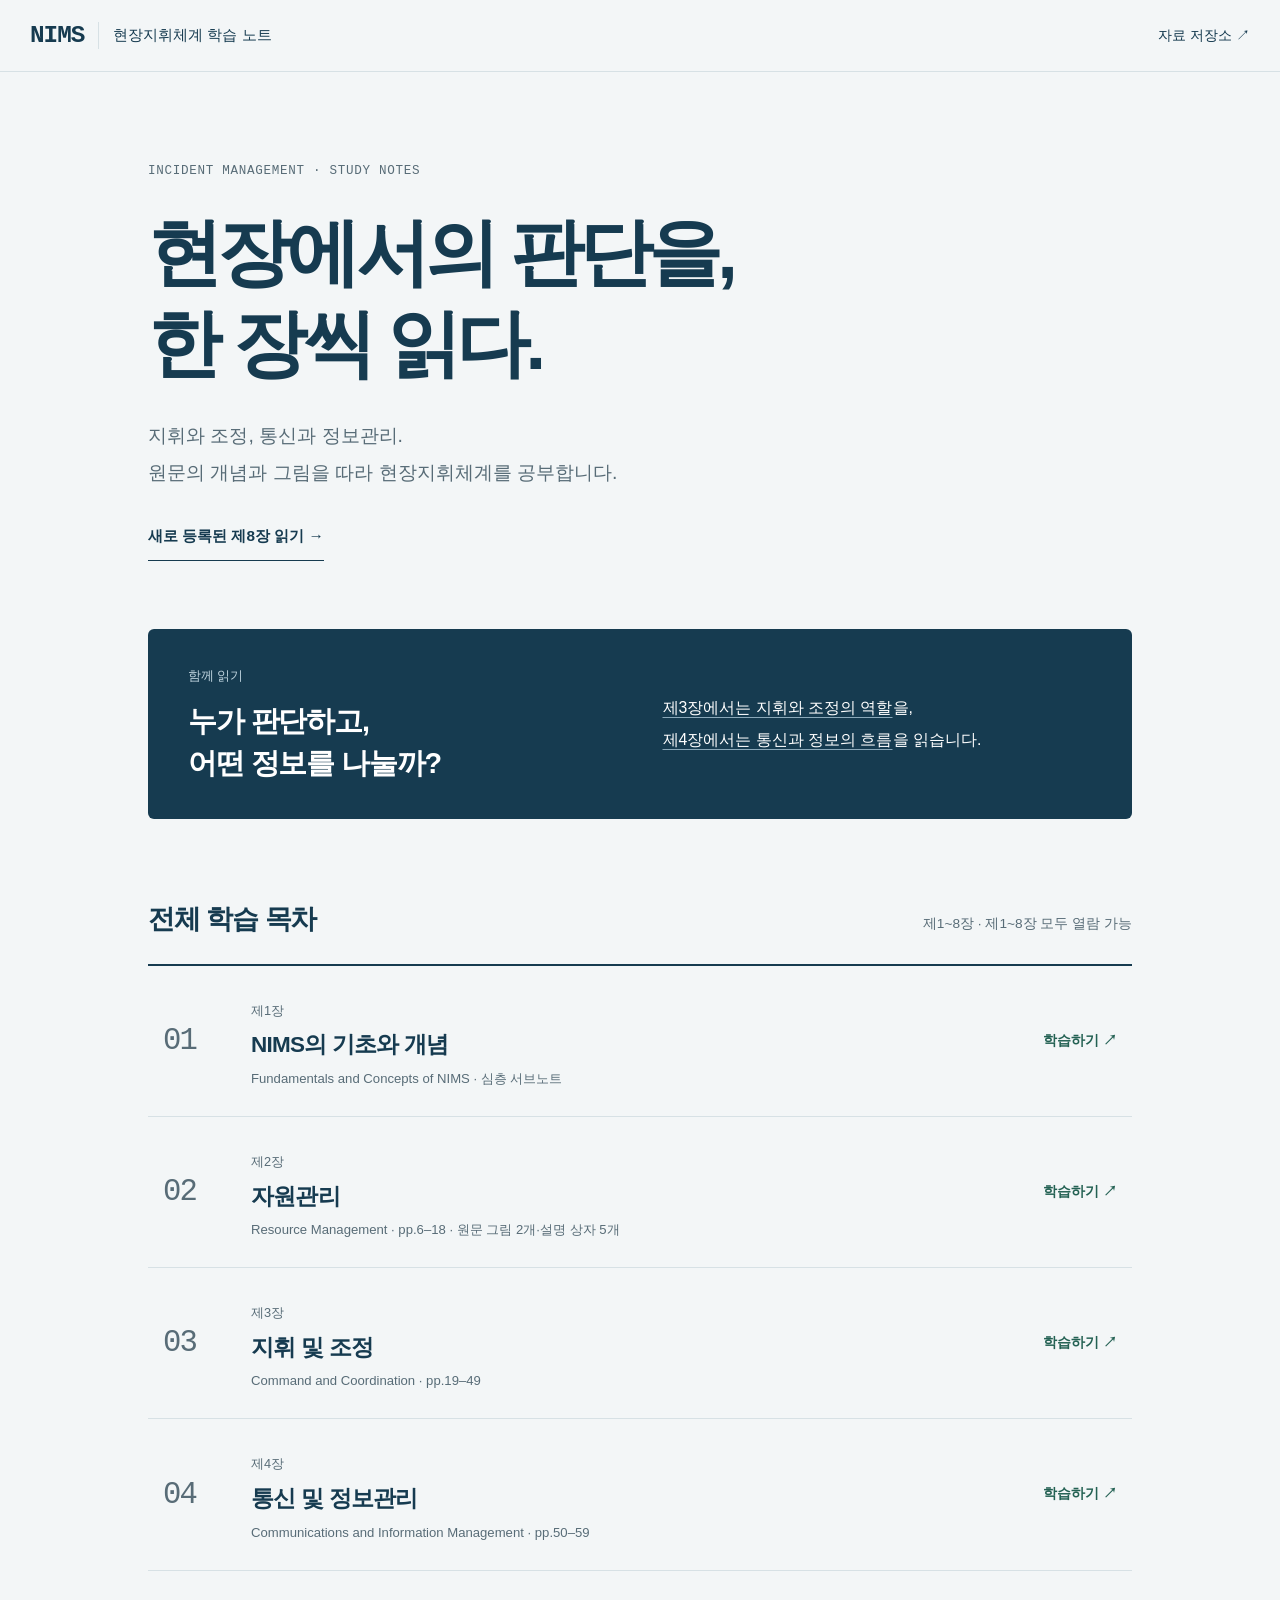
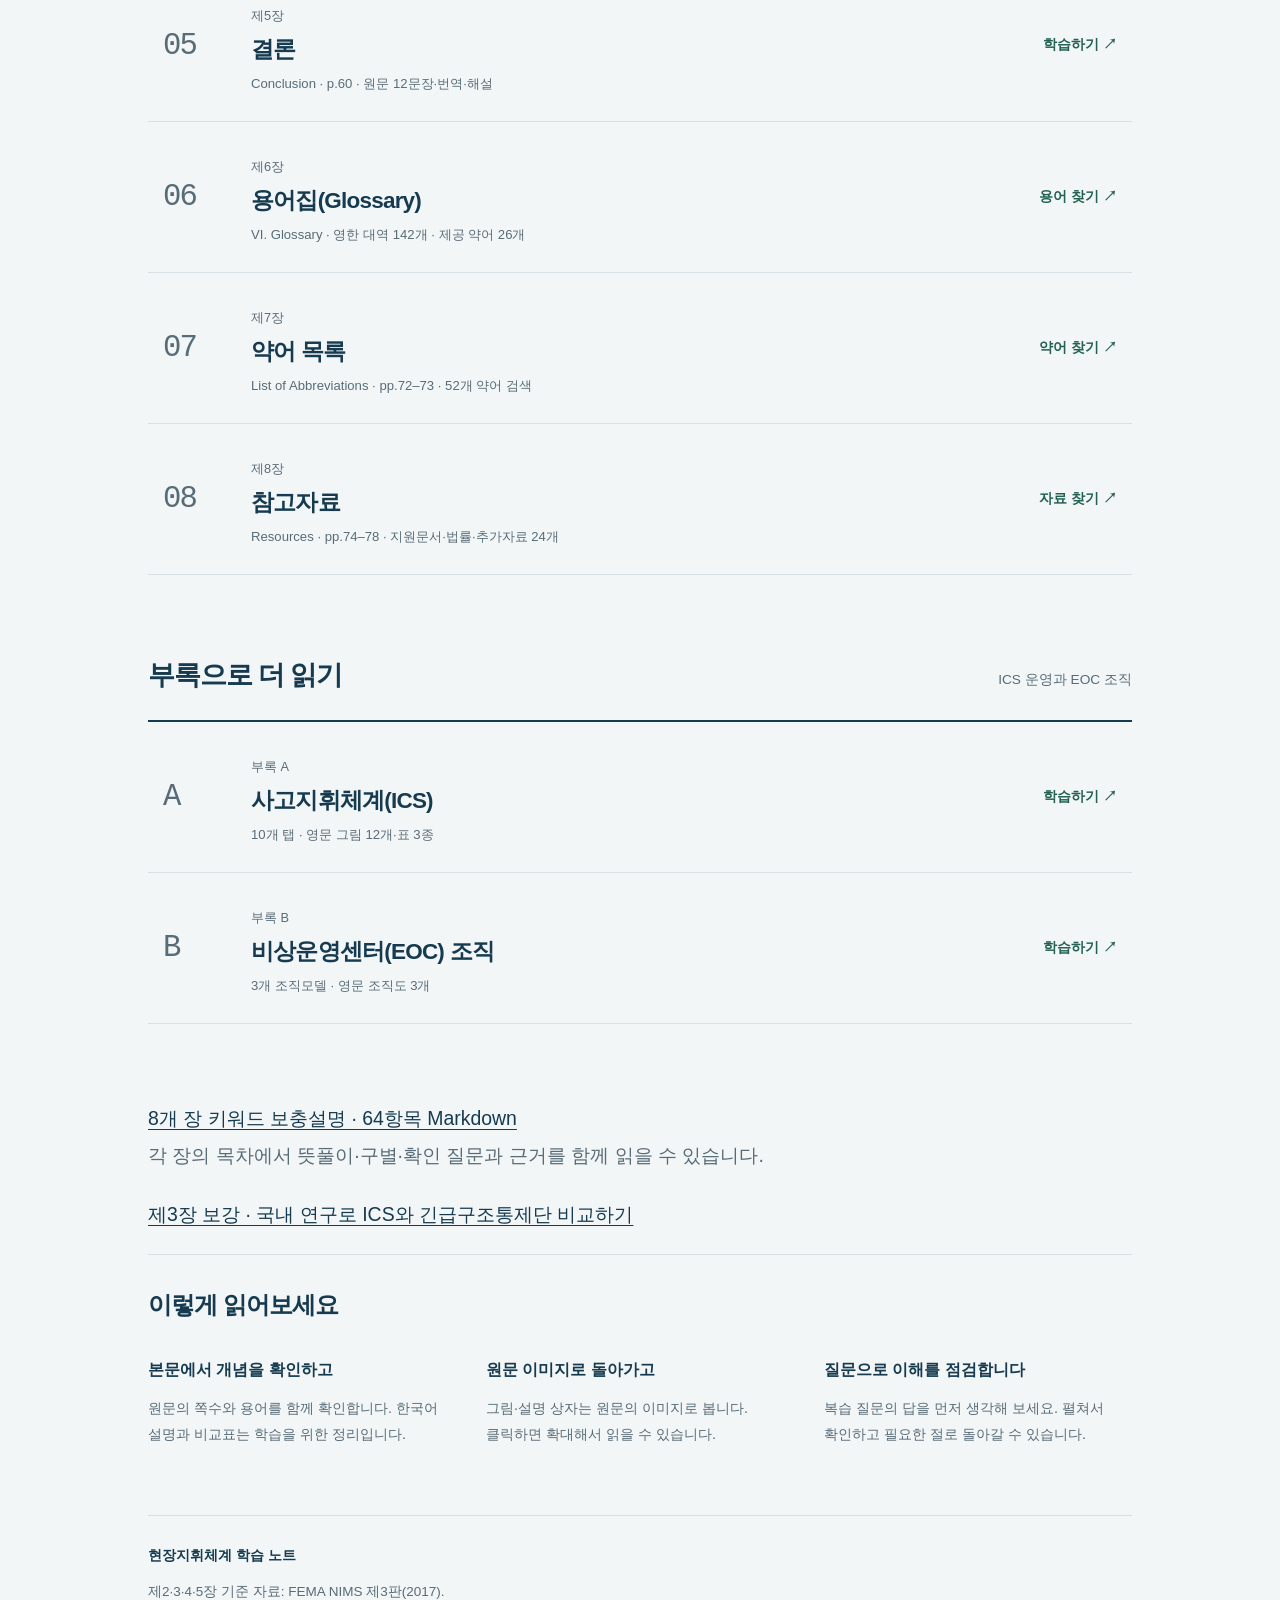
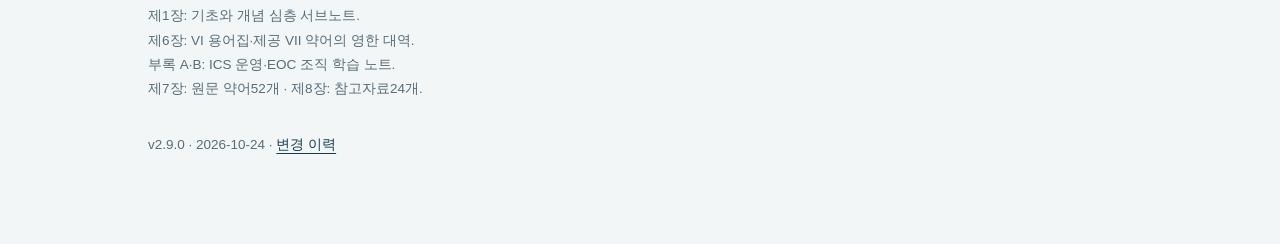
<file: index.html>
<!doctype html><html lang="ko"><head><meta charset="utf-8"><meta name="viewport" content="width=device-width, initial-scale=1"><meta name="description" content="현장지휘체계 학습 노트의 전체 목차. 제1장 기초와 개념, 제3장 지휘·조정, 제4장 통신·정보관리와 용어집을 함께 읽습니다."><meta name="version" content="2.9.0"><title>현장지휘체계 학습 노트 | 전체 목차</title><link rel="stylesheet" href="styles.css"><link rel="stylesheet" href="book.css"><script defer src="legacy-links.js"></script></head><body id="top"><a class="skip-link" href="#chapter-map">전체 목차로 이동</a><header class="site-header"><a class="brand" href="index.html"><strong>NIMS</strong><span>현장지휘체계 학습 노트</span></a><a class="repository-link" href="https://github.com/dorobo99-prog/nims-chapter3-study">자료 저장소 ↗</a></header><main class="book-home"><header class="book-intro"><p class="hero-subject">INCIDENT MANAGEMENT · STUDY NOTES</p><h1>현장에서의 판단을,<br>한 장씩 읽다.</h1><p class="book-lede">지휘와 조정, 통신과 정보관리.<br>원문의 개념과 그림을 따라 현장지휘체계를 공부합니다.</p><a class="start-link" href="chapters/08/">새로 등록된 제8장 읽기 →</a></header><section class="reading-pair" aria-labelledby="reading-pair-title"><div><p class="eyebrow">함께 읽기</p><h2 id="reading-pair-title">누가 판단하고,<br>어떤 정보를 나눌까?</h2></div><p><a href="chapters/03/">제3장에서는 지휘와 조정의 역할</a>을,<br><a href="chapters/04/">제4장에서는 통신과 정보의 흐름</a>을 읽습니다.</p></section><section id="chapter-map" aria-labelledby="map-title"><div class="map-heading"><h2 id="map-title">전체 학습 목차</h2><p>제1~8장 · 제1~8장 모두 열람 가능</p></div><ol class="chapter-map"><li class="chapter-row ready"><a class="chapter-link" href="chapters/01/"><span class="chapter-ordinal">01</span><div class="chapter-description"><span class="chapter-label">제1장</span><h3>NIMS의 기초와 개념</h3><p>Fundamentals and Concepts of NIMS · 심층 서브노트</p></div><span class="chapter-status">학습하기 ↗</span></a></li><li class="chapter-row ready"><a class="chapter-link" href="chapters/02/"><span class="chapter-ordinal">02</span><div class="chapter-description"><span class="chapter-label">제2장</span><h3>자원관리</h3><p>Resource Management · pp.6–18 · 원문 그림 2개·설명 상자 5개</p></div><span class="chapter-status">학습하기 ↗</span></a></li><li class="chapter-row ready"><a class="chapter-link" href="chapters/03/"><span class="chapter-ordinal">03</span><div class="chapter-description"><span class="chapter-label">제3장</span><h3>지휘 및 조정</h3><p>Command and Coordination · pp.19–49</p></div><span class="chapter-status">학습하기 ↗</span></a></li><li class="chapter-row ready"><a class="chapter-link" href="chapters/04/"><span class="chapter-ordinal">04</span><div class="chapter-description"><span class="chapter-label">제4장</span><h3>통신 및 정보관리</h3><p>Communications and Information Management · pp.50–59</p></div><span class="chapter-status">학습하기 ↗</span></a></li><li class="chapter-row ready"><a class="chapter-link" href="chapters/05/"><span class="chapter-ordinal">05</span><div class="chapter-description"><span class="chapter-label">제5장</span><h3>결론</h3><p>Conclusion · p.60 · 원문 12문장·번역·해설</p></div><span class="chapter-status">학습하기 ↗</span></a></li><li class="chapter-row ready"><a class="chapter-link" href="chapters/06/"><span class="chapter-ordinal">06</span><div class="chapter-description"><span class="chapter-label">제6장</span><h3>용어집(Glossary)</h3><p>VI. Glossary · 영한 대역 142개 · 제공 약어 26개</p></div><span class="chapter-status">용어 찾기 ↗</span></a></li><li class="chapter-row ready"><a class="chapter-link" href="chapters/07/"><span class="chapter-ordinal">07</span><div class="chapter-description"><span class="chapter-label">제7장</span><h3>약어 목록</h3><p>List of Abbreviations · pp.72–73 · 52개 약어 검색</p></div><span class="chapter-status">약어 찾기 ↗</span></a></li><li class="chapter-row ready"><a class="chapter-link" href="chapters/08/"><span class="chapter-ordinal">08</span><div class="chapter-description"><span class="chapter-label">제8장</span><h3>참고자료</h3><p>Resources · pp.74–78 · 지원문서·법률·추가자료 24개</p></div><span class="chapter-status">자료 찾기 ↗</span></a></li></ol></section><section id="appendix-map" aria-labelledby="appendix-map-title"><div class="map-heading"><h2 id="appendix-map-title">부록으로 더 읽기</h2><p>ICS 운영과 EOC 조직</p></div><ol class="chapter-map"><li class="chapter-row ready"><a class="chapter-link" href="appendices/a/"><span class="chapter-ordinal">A</span><div class="chapter-description"><span class="chapter-label">부록 A</span><h3>사고지휘체계(ICS)</h3><p>10개 탭 · 영문 그림 12개·표 3종</p></div><span class="chapter-status">학습하기 ↗</span></a></li><li class="chapter-row ready"><a class="chapter-link" href="appendices/b/"><span class="chapter-ordinal">B</span><div class="chapter-description"><span class="chapter-label">부록 B</span><h3>비상운영센터(EOC) 조직</h3><p>3개 조직모델 · 영문 조직도 3개</p></div><span class="chapter-status">학습하기 ↗</span></a></li></ol></section><p class="book-lede"><a href="keyword-notes.md">8개 장 키워드 보충설명 · 64항목 Markdown</a><br>각 장의 목차에서 뜻풀이·구별·확인 질문과 근거를 함께 읽을 수 있습니다.</p><p class="book-lede"><a href="chapters/03/#korea-comparison">제3장 보강 · 국내 연구로 ICS와 긴급구조통제단 비교하기</a></p><section class="reading-guide" aria-labelledby="reading-guide-title"><h2 id="reading-guide-title">이렇게 읽어보세요</h2><div><h3>본문에서 개념을 확인하고</h3><p>원문의 쪽수와 용어를 함께 확인합니다. 한국어 설명과 비교표는 학습을 위한 정리입니다.</p></div><div><h3>원문 이미지로 돌아가고</h3><p>그림·설명 상자는 원문의 이미지로 봅니다. 클릭하면 확대해서 읽을 수 있습니다.</p></div><div><h3>질문으로 이해를 점검합니다</h3><p>복습 질문의 답을 먼저 생각해 보세요. 펼쳐서 확인하고 필요한 절로 돌아갈 수 있습니다.</p></div></section><footer class="site-footer"><strong>현장지휘체계 학습 노트</strong><p>제2·3·4·5장 기준 자료: FEMA NIMS 제3판(2017).<br>제1장: 기초와 개념 심층 서브노트.<br>제6장: VI 용어집·제공 VII 약어의 영한 대역.<br>부록 A·B: ICS 운영·EOC 조직 학습 노트.<br>제7장: 원문 약어52개 · 제8장: 참고자료24개.</p><p>v2.9.0 · 2026-10-24 · <a href="https://github.com/dorobo99-prog/nims-chapter3-study/blob/main/CHANGELOG.md">변경 이력</a></p></footer></main></body></html>
</file>
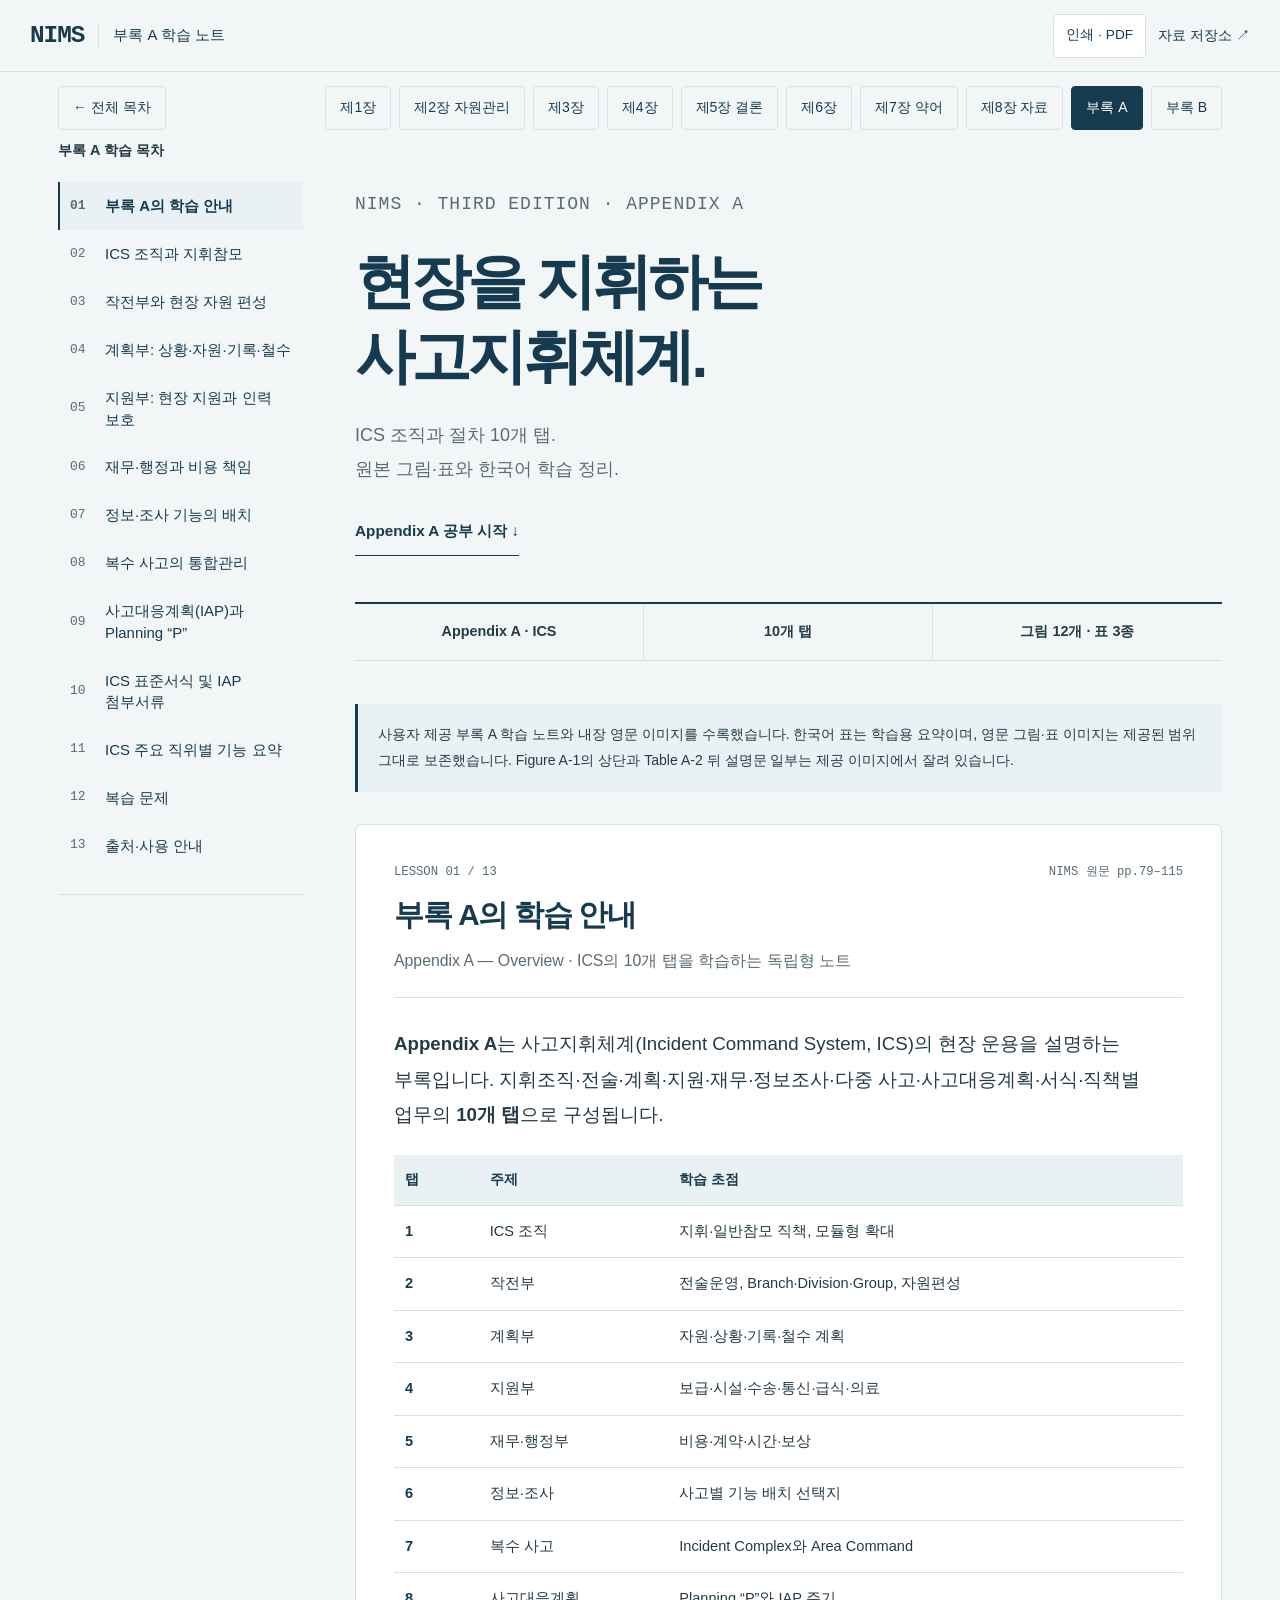
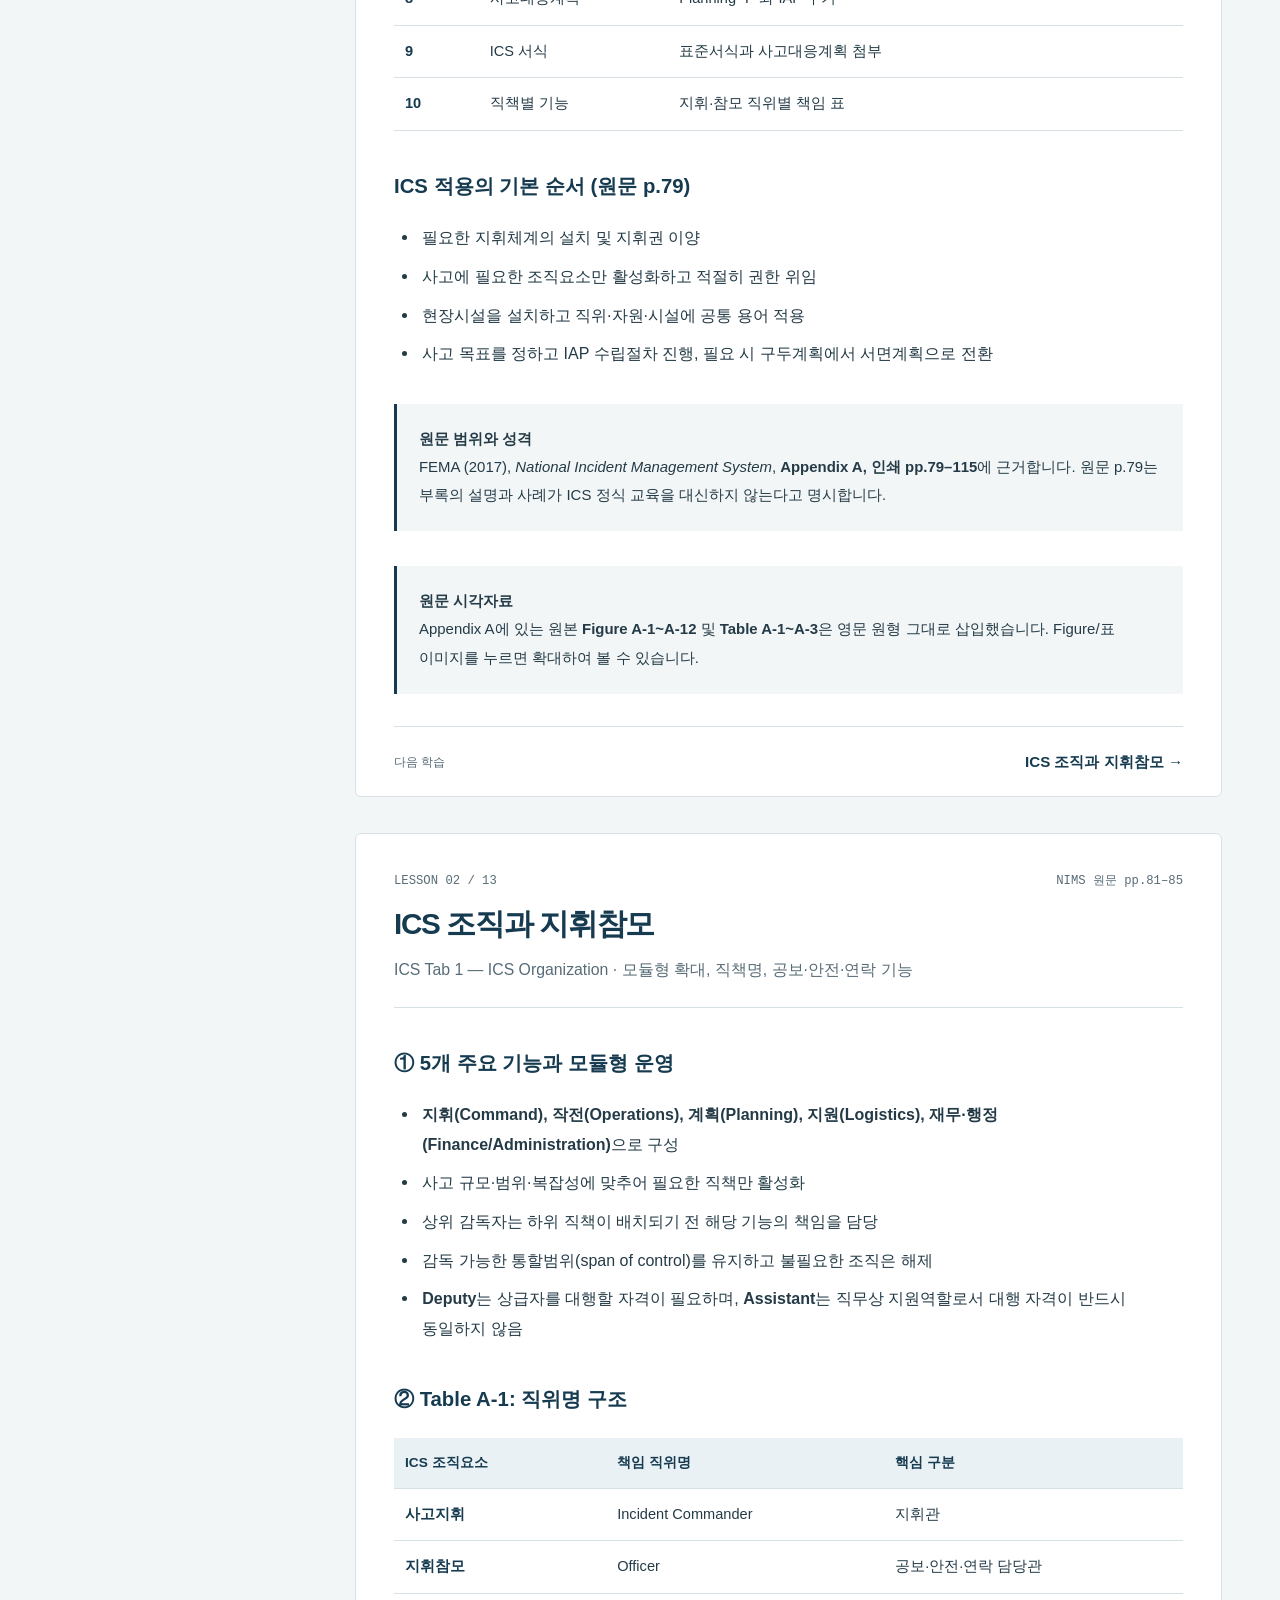
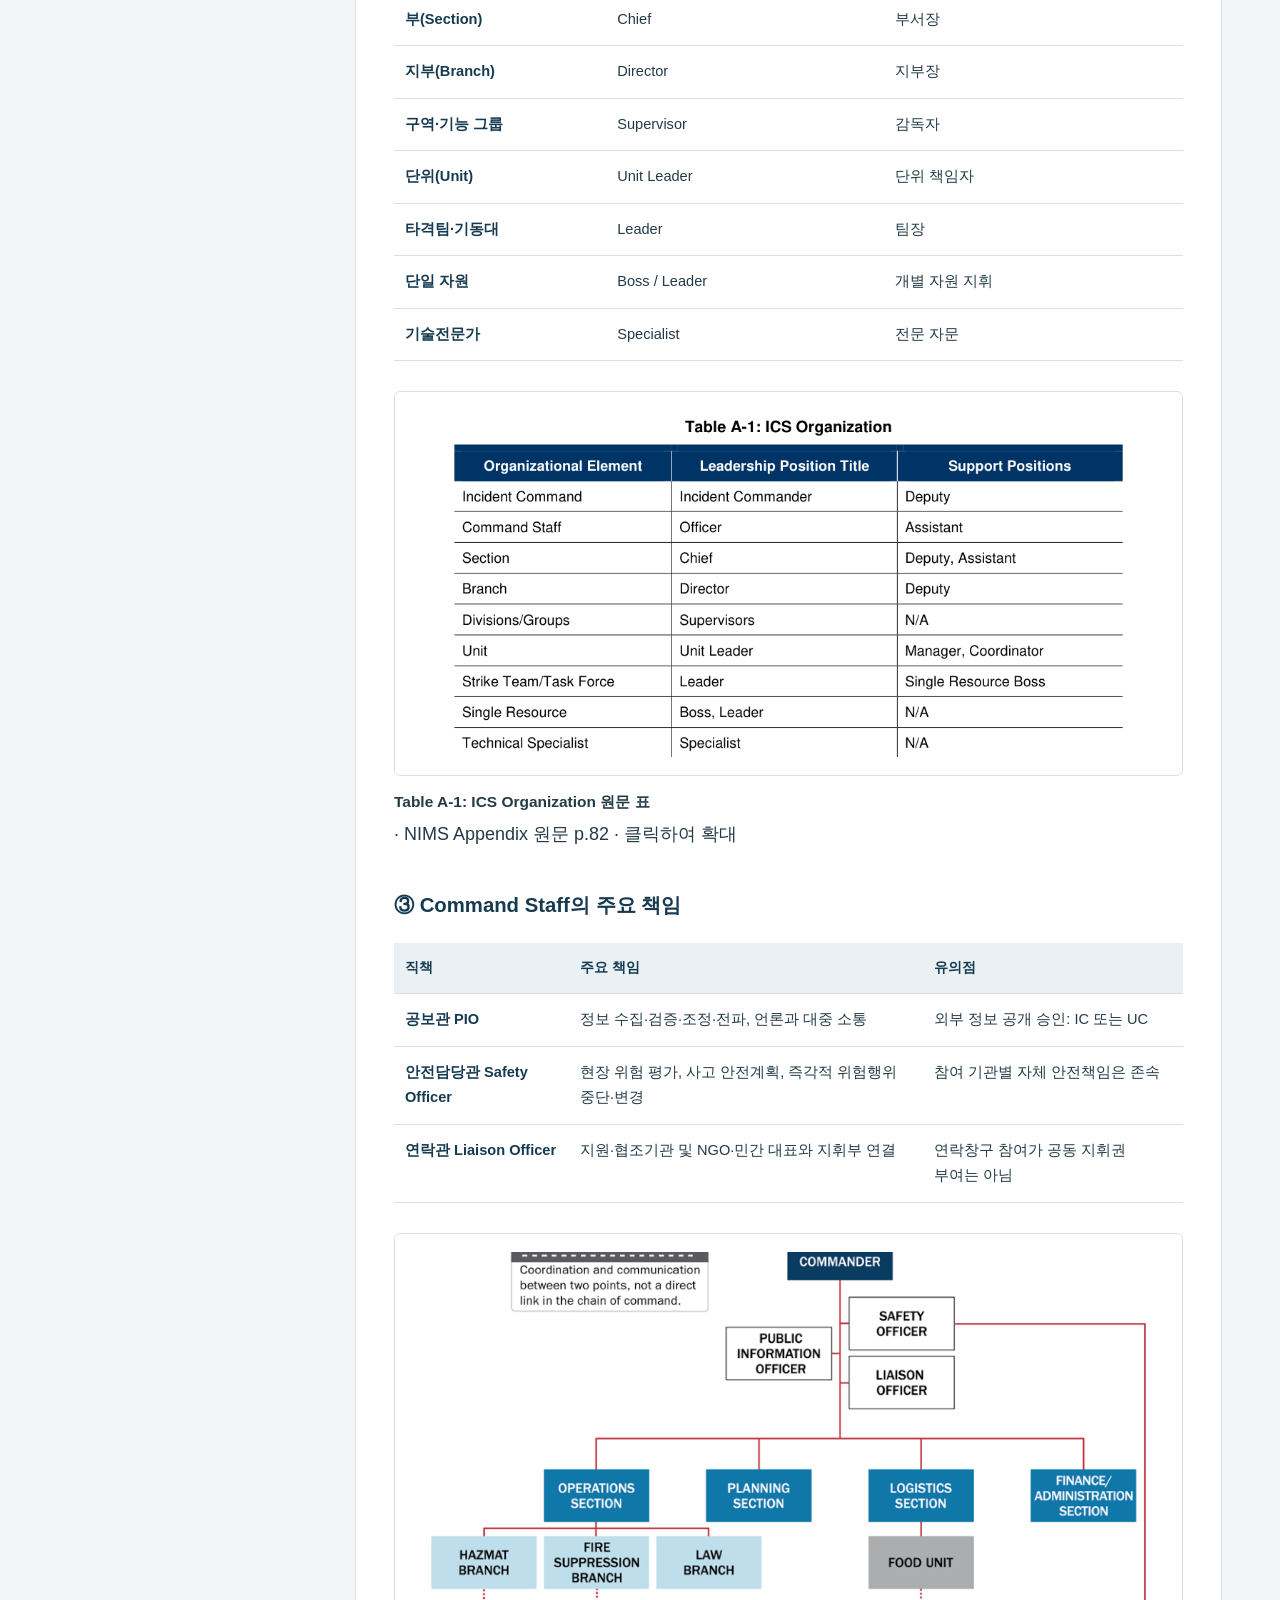
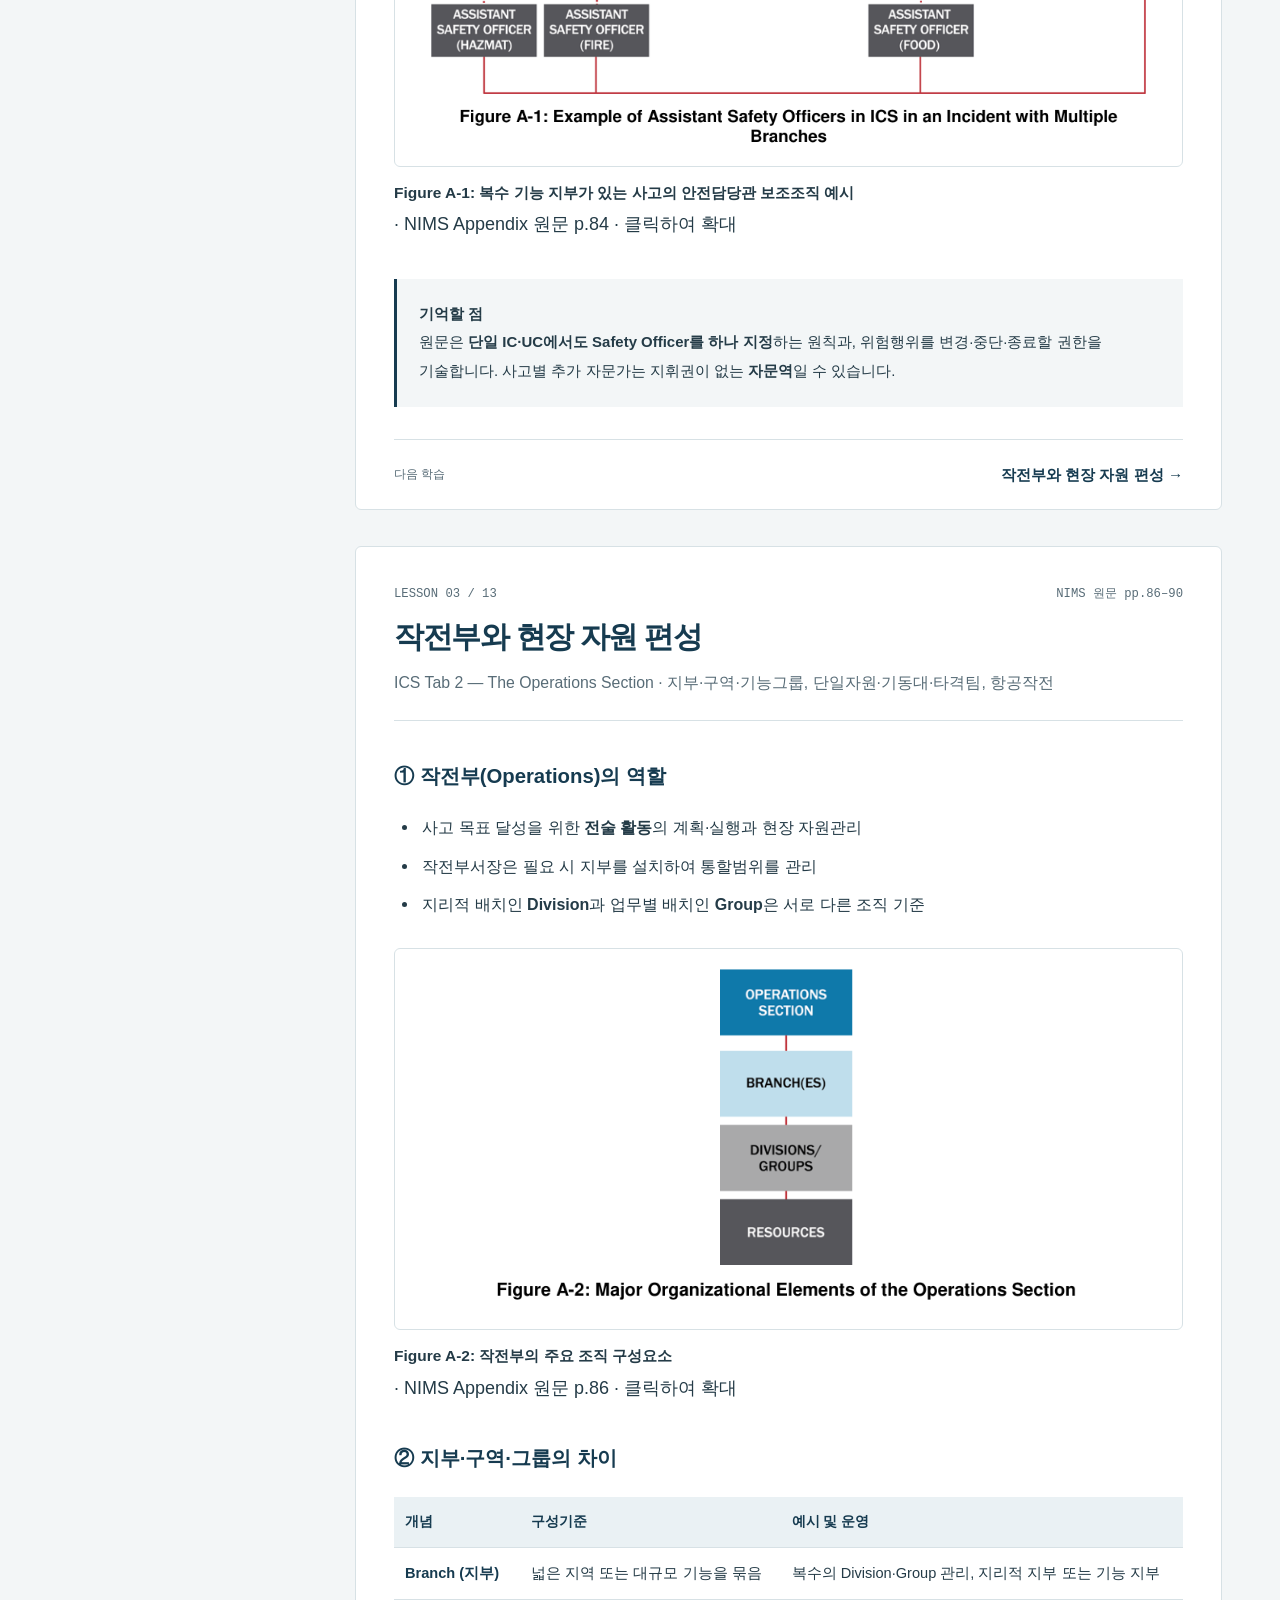
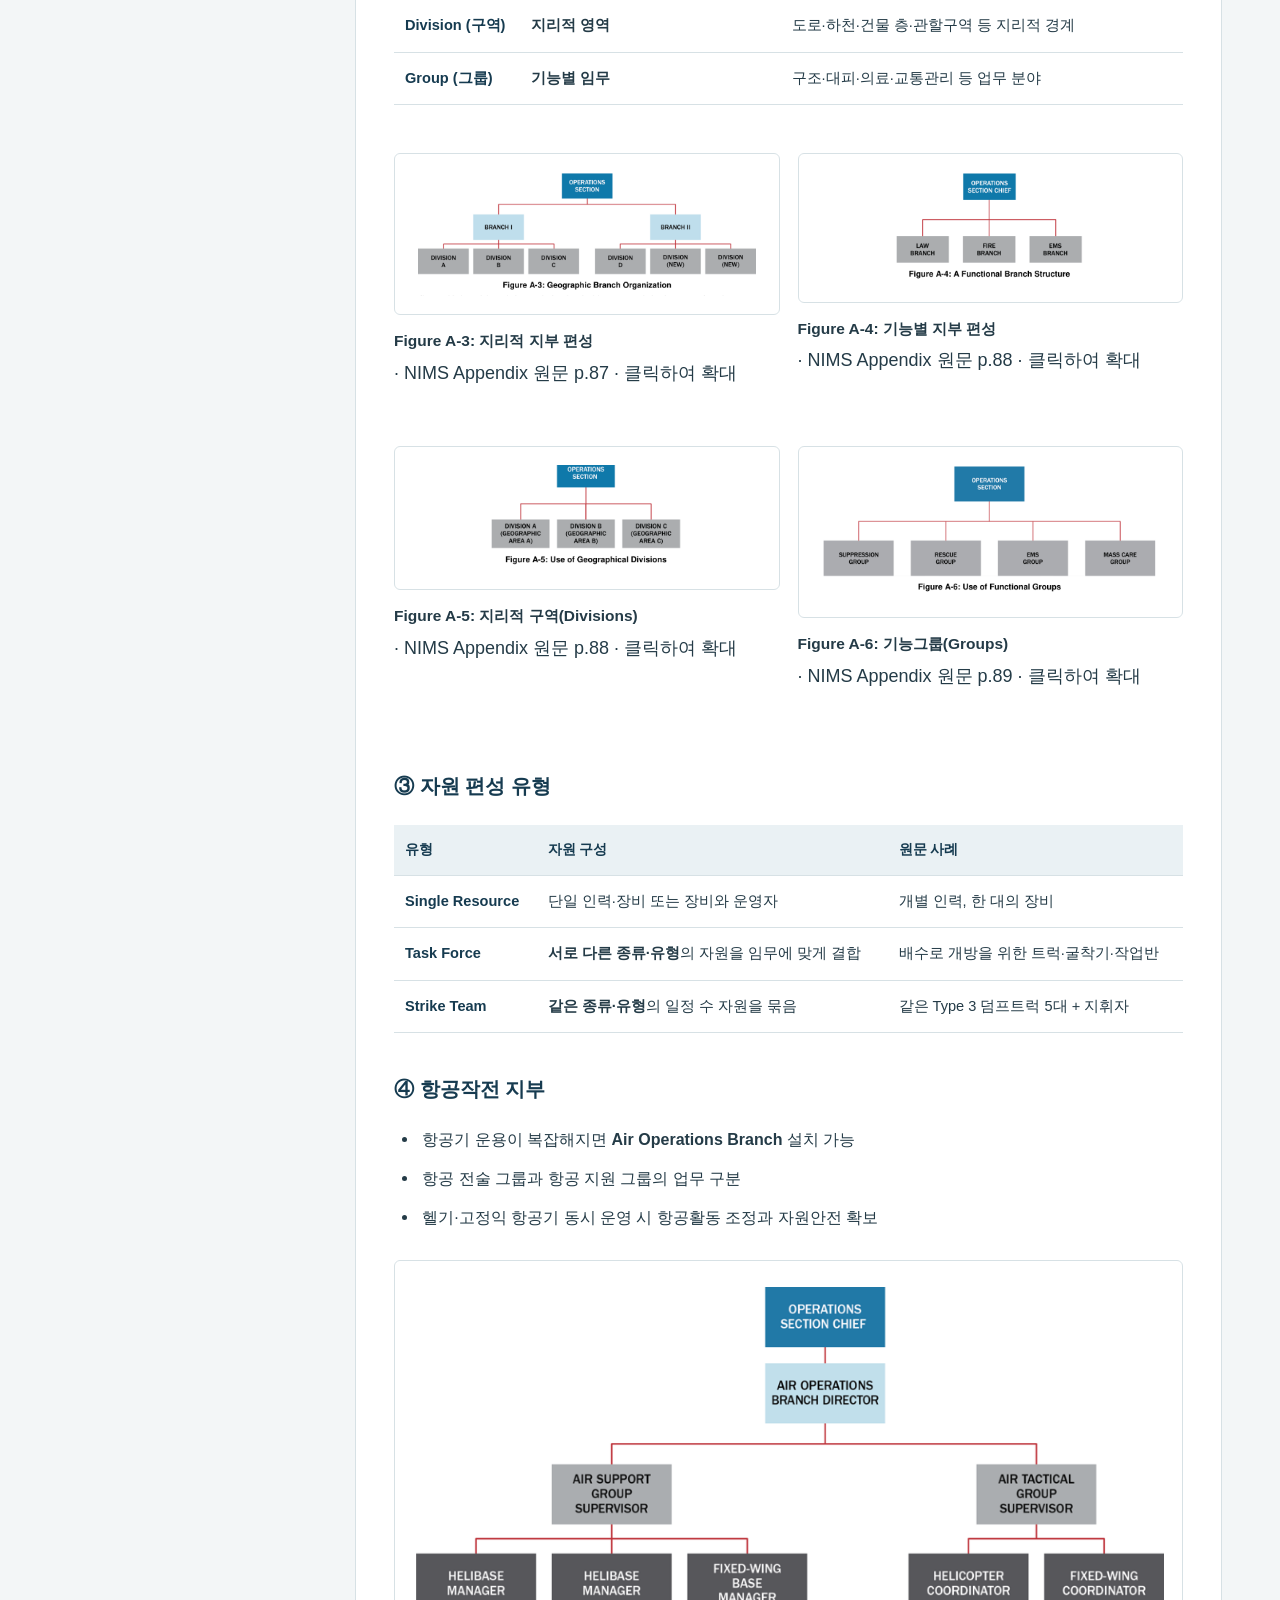
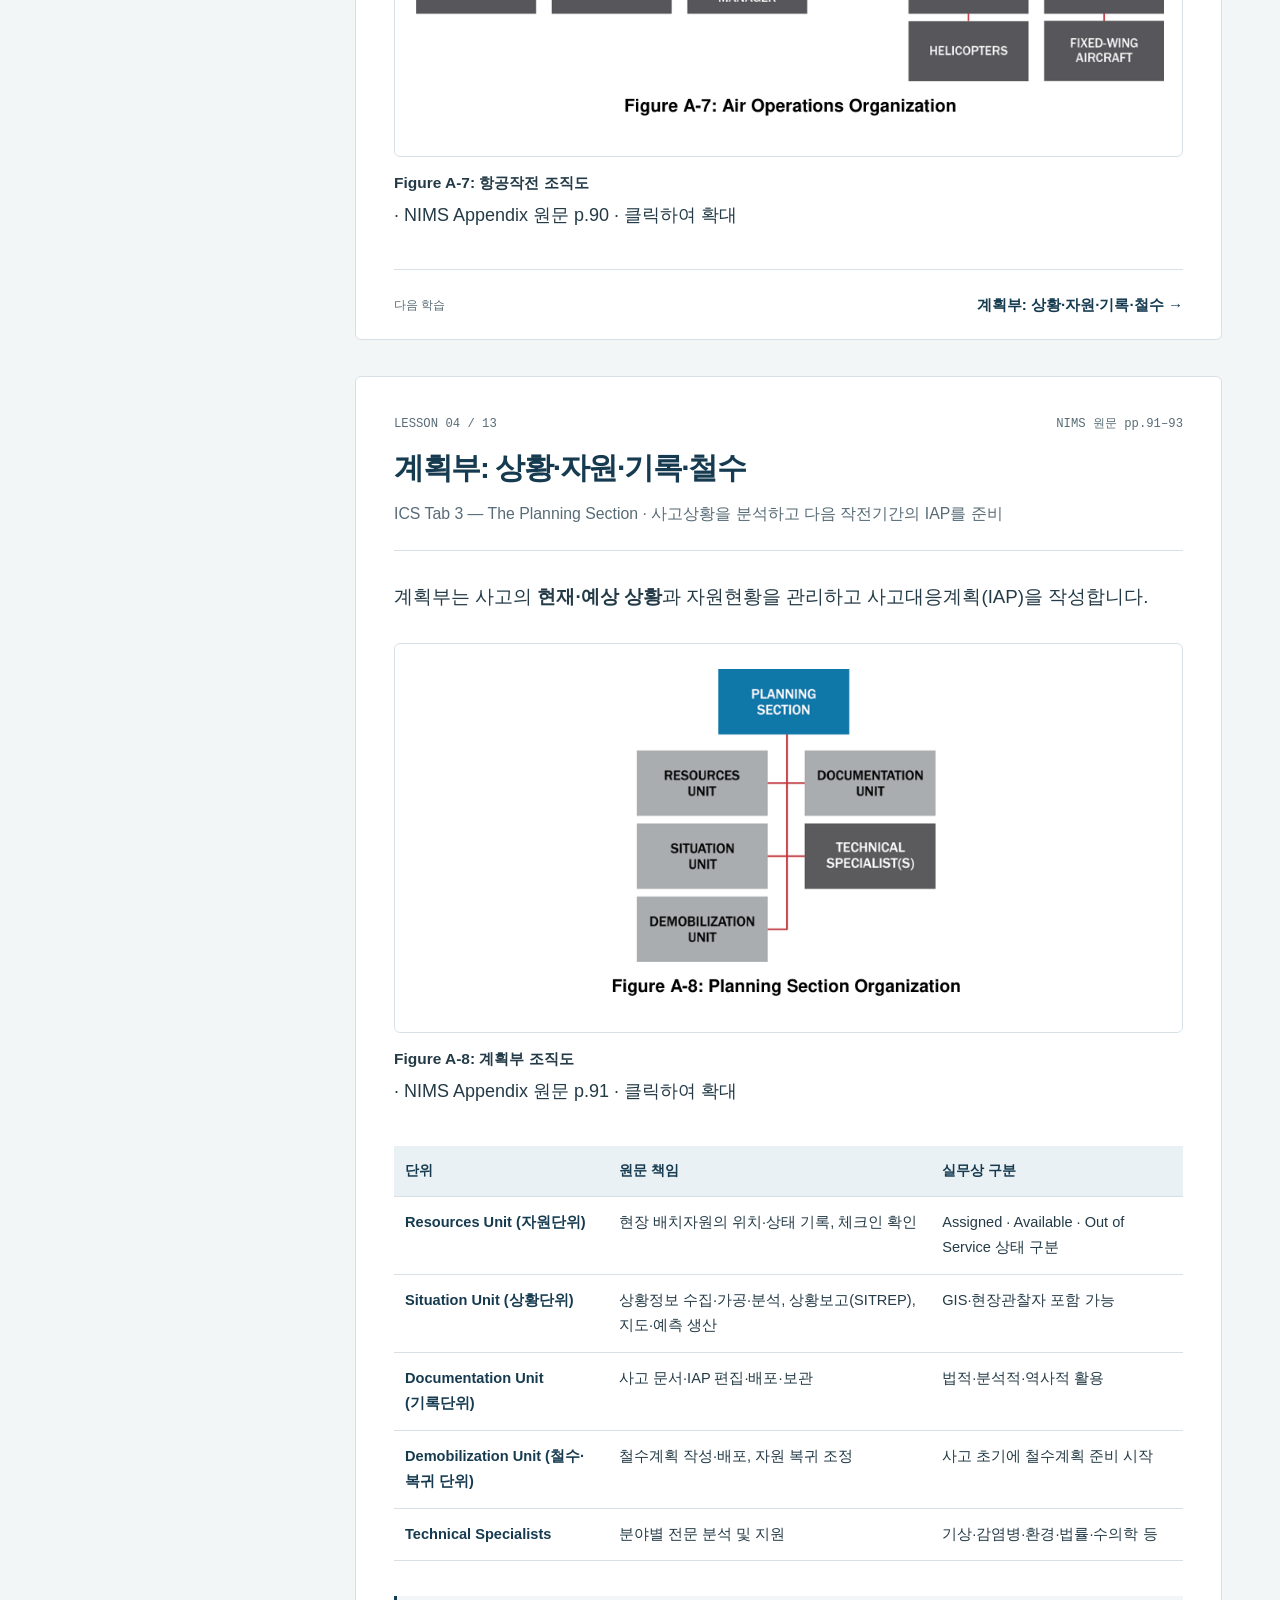
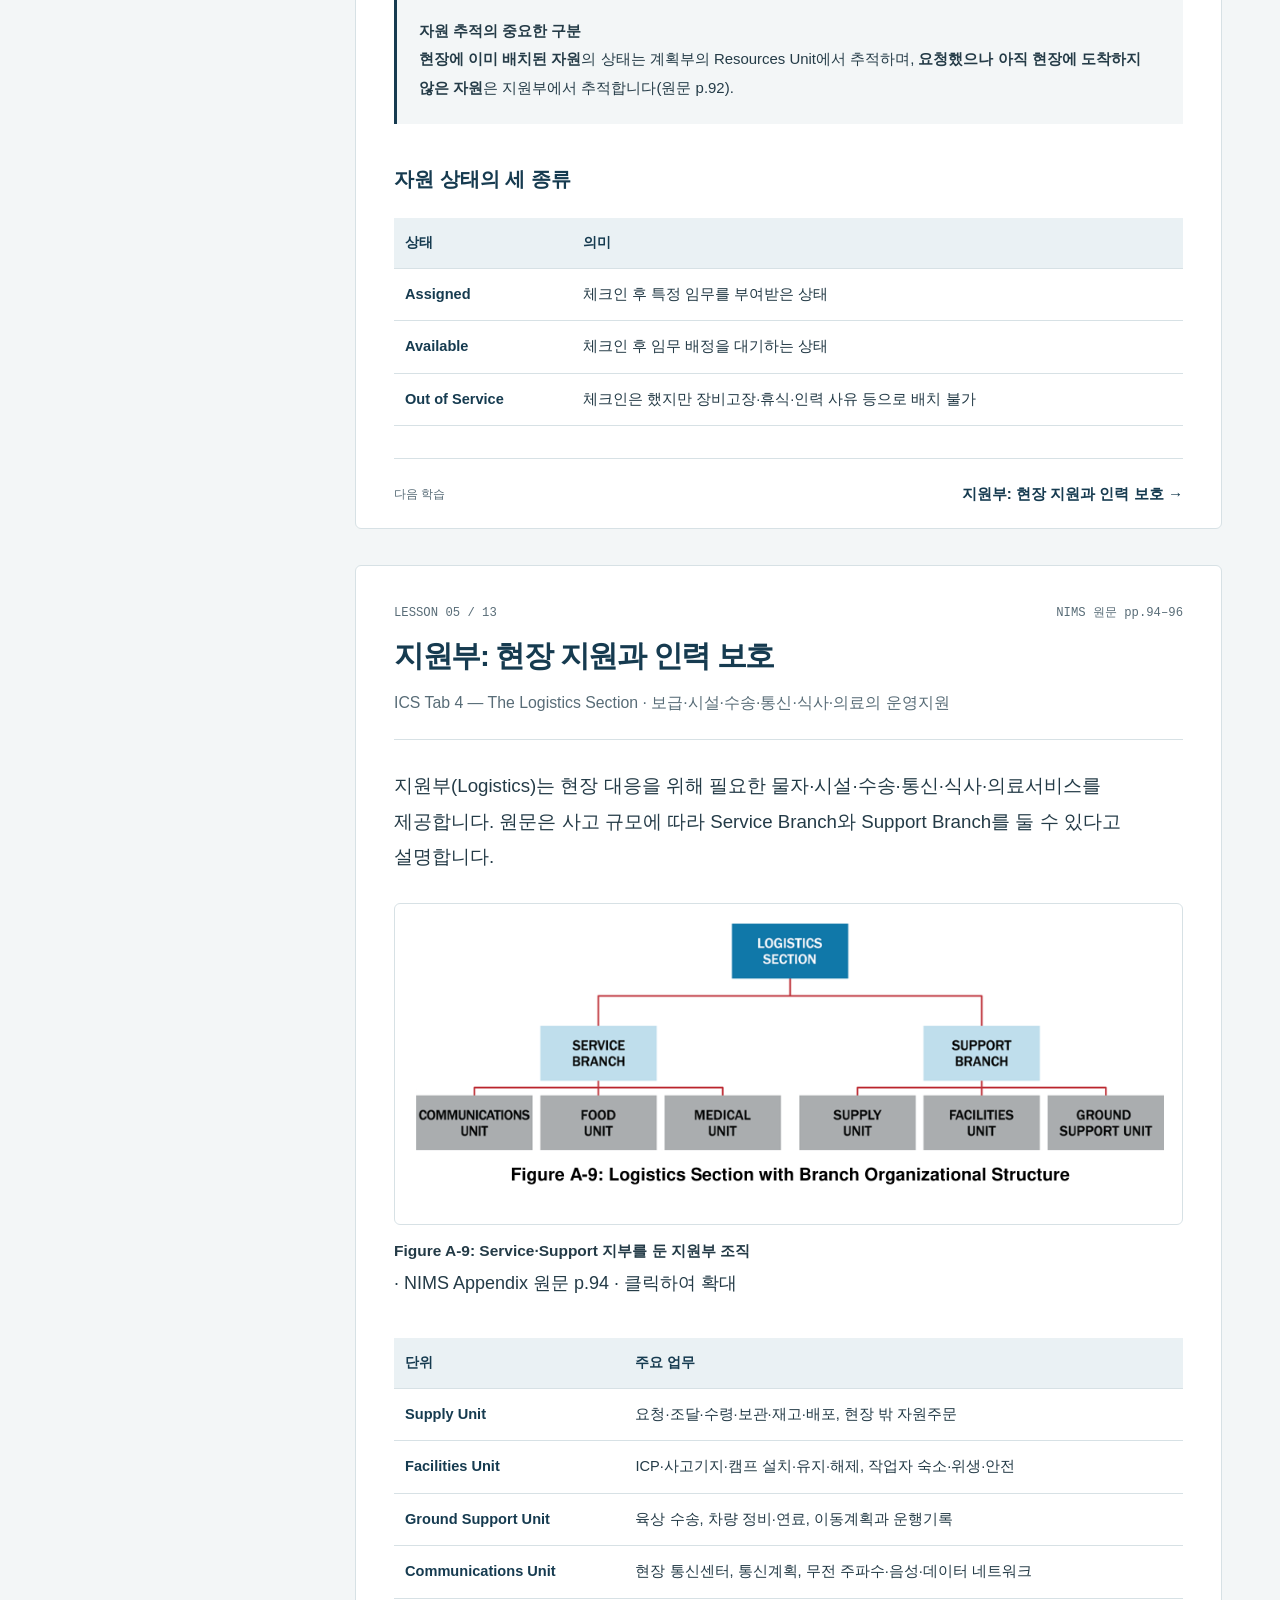
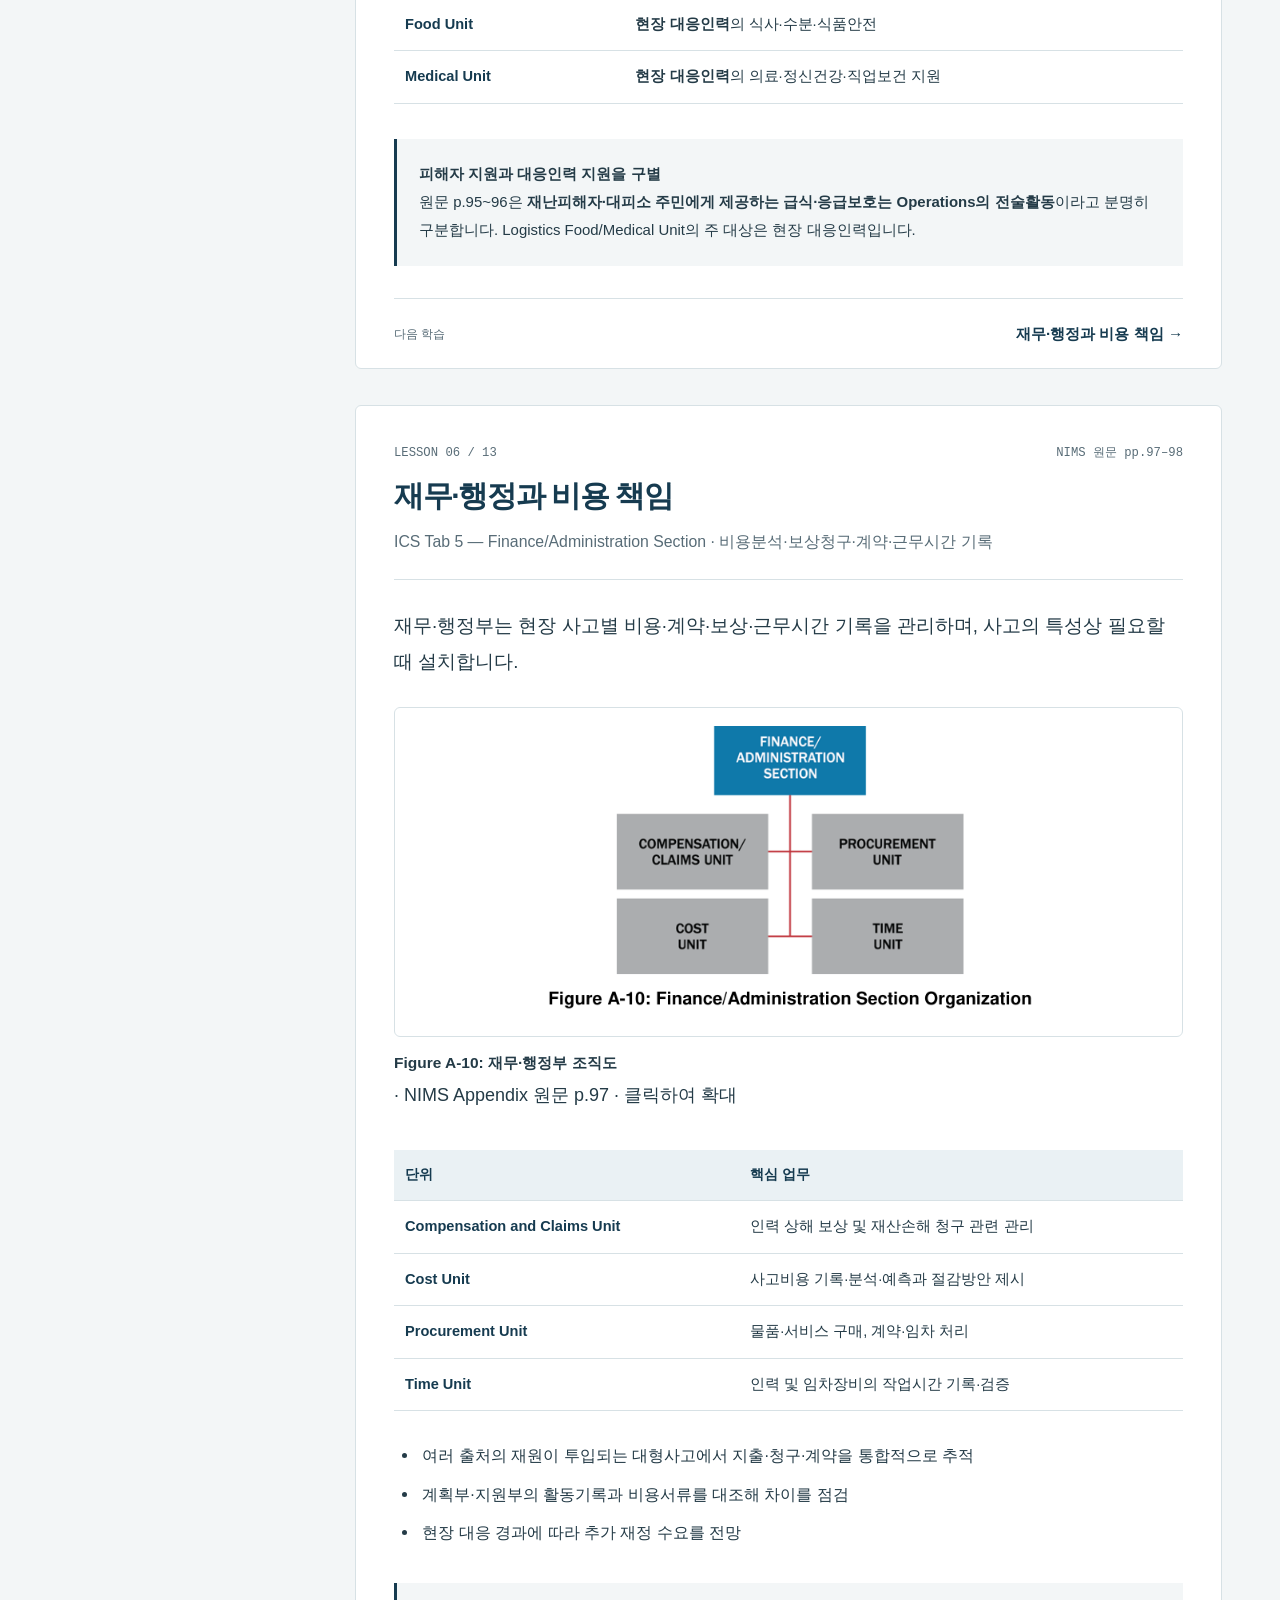
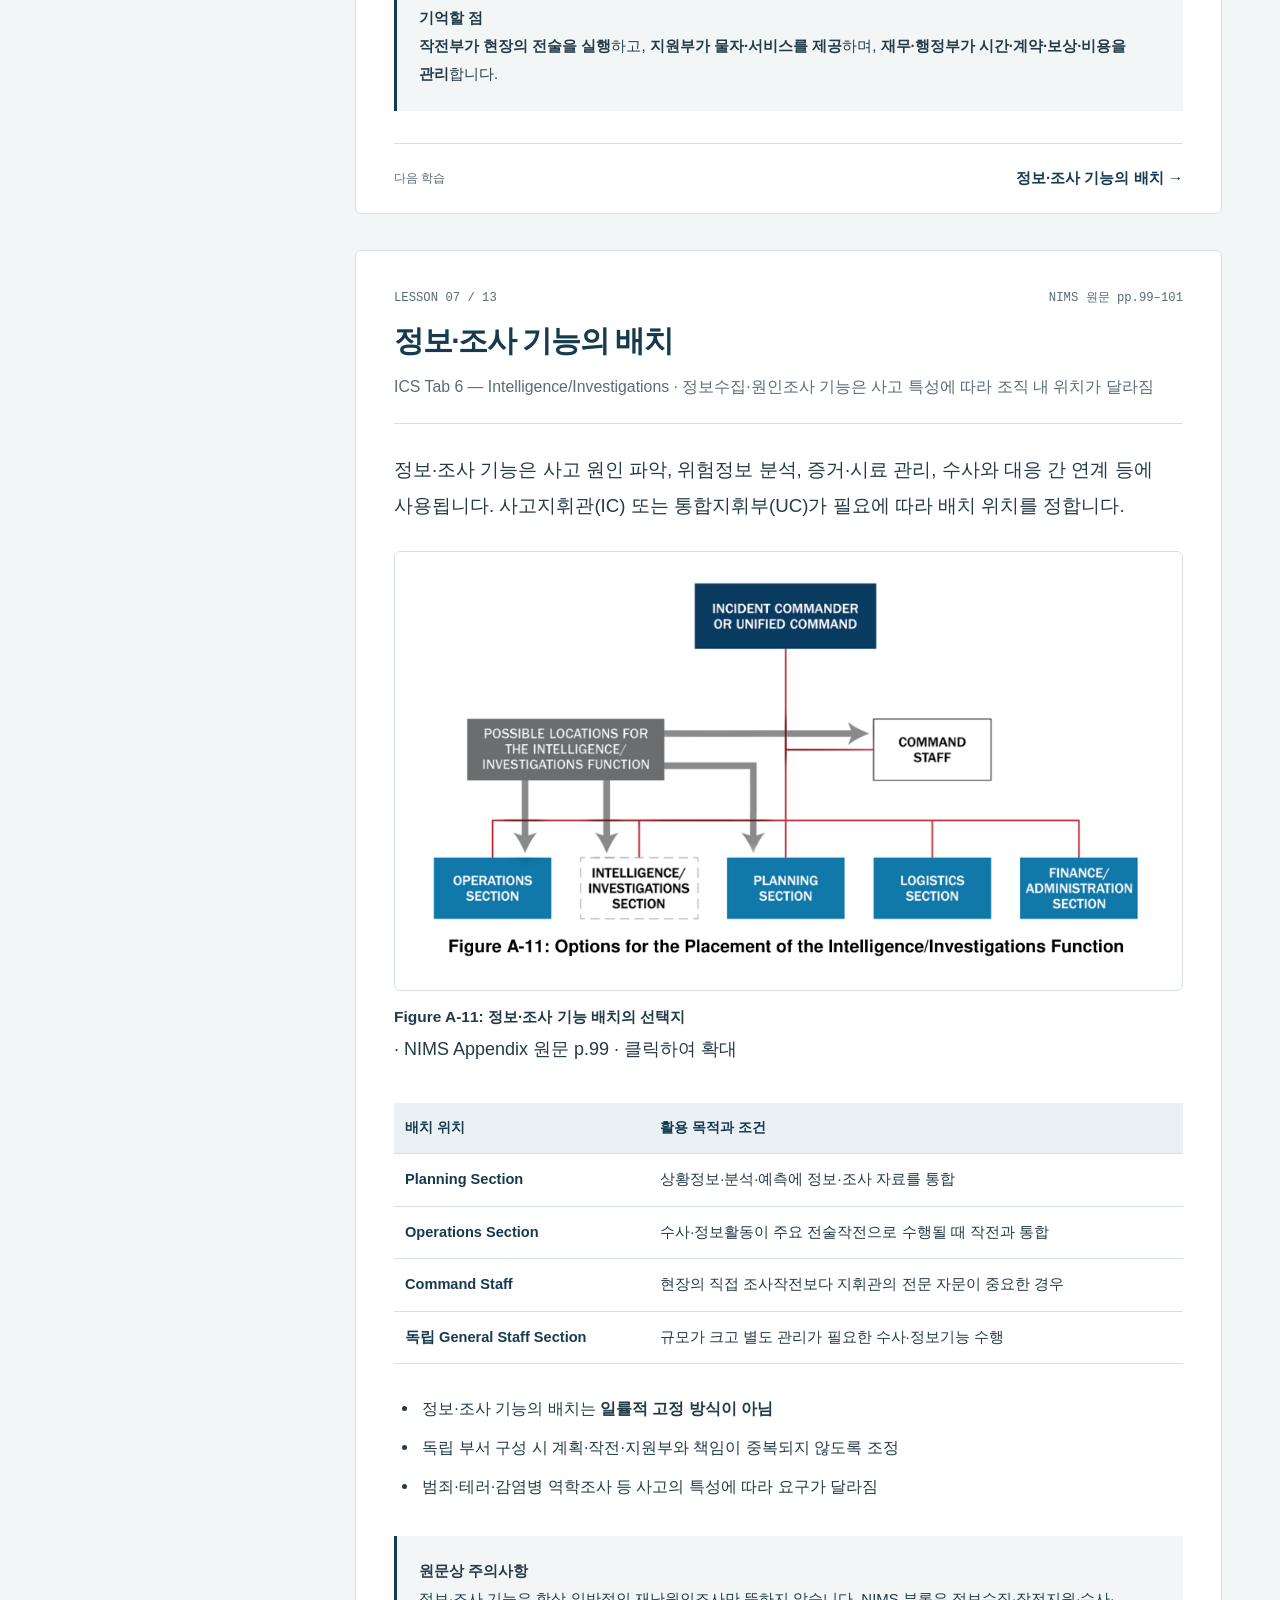
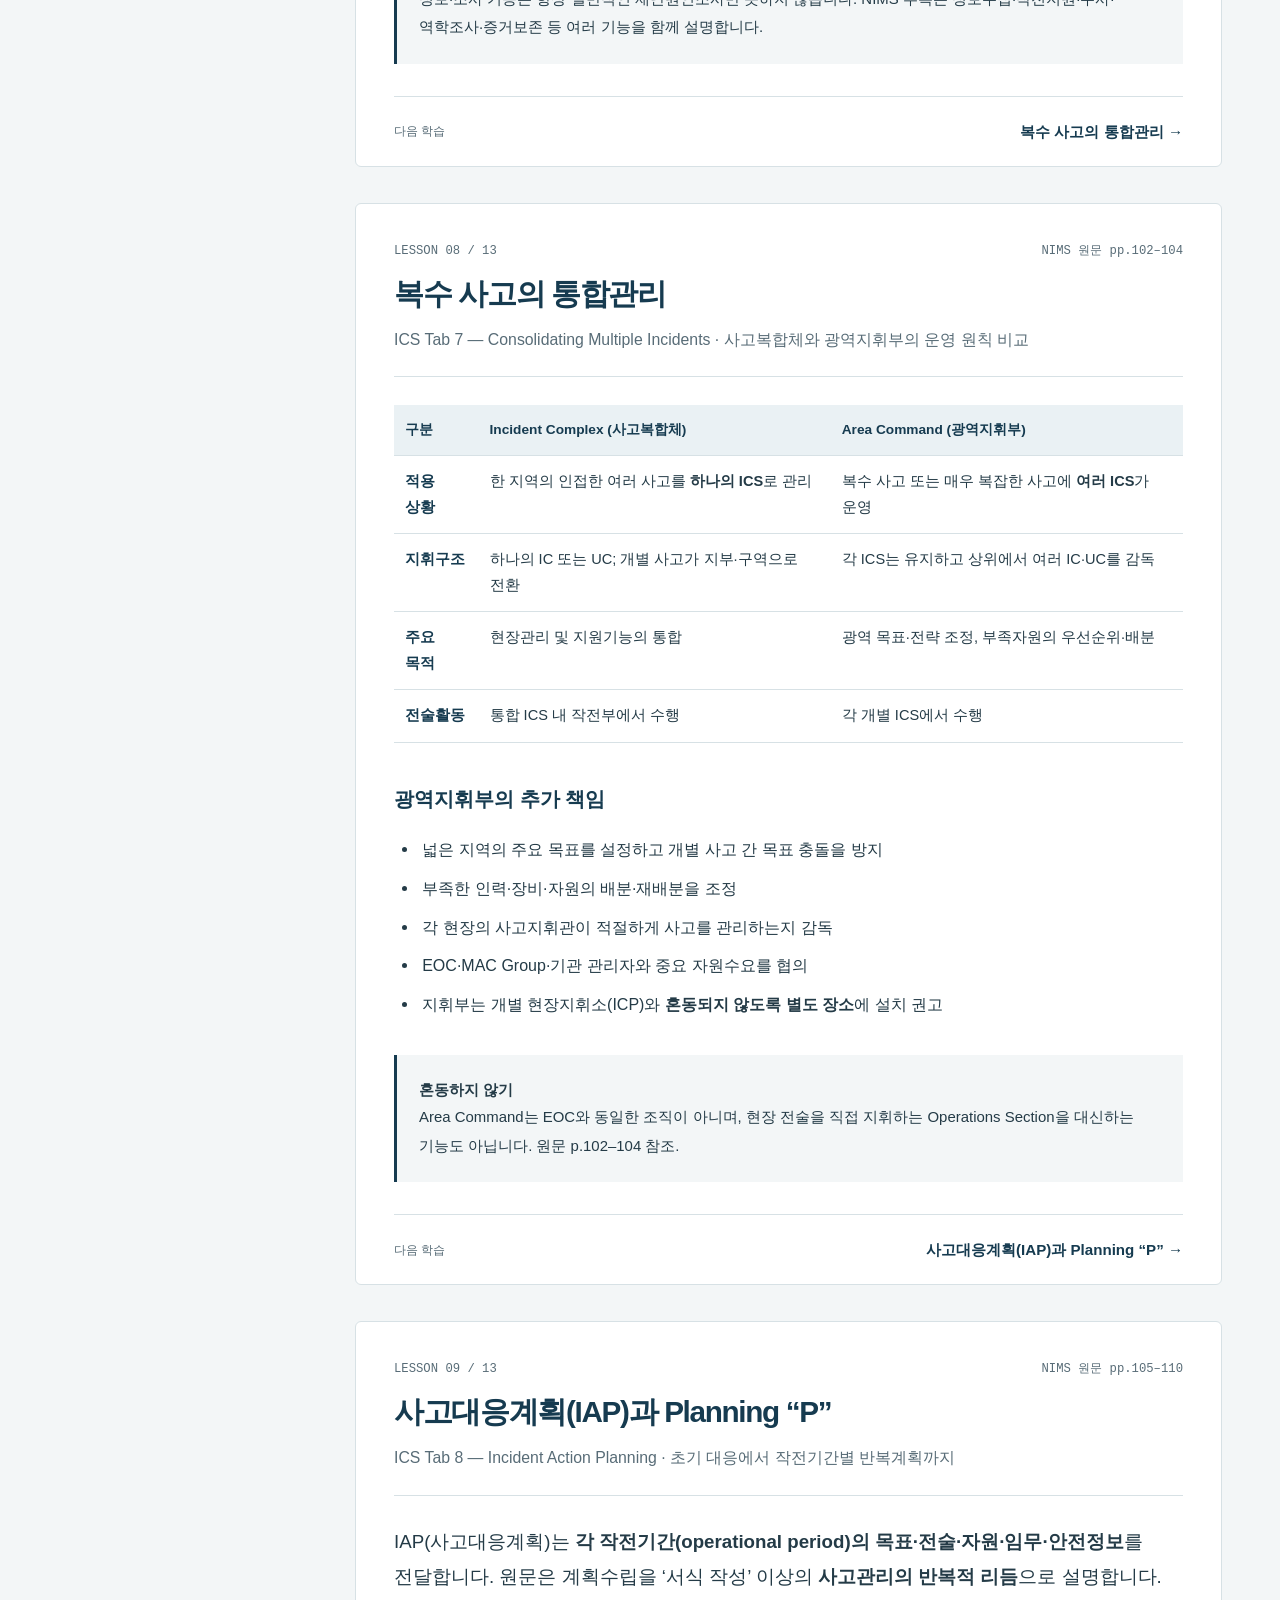
<file: appendices/a/index.html>
<!doctype html>
<html lang="ko"><head><meta charset="utf-8"><meta name="viewport" content="width=device-width, initial-scale=1"><meta name="version" content="2.3.0"><meta name="description" content="NIMS 부록 A 사고지휘체계(ICS): 한국어 학습 노트와 제공 영문 그림·표를 함께 읽습니다."><title>부록 A 사고지휘체계(ICS) | 현장지휘체계 학습 노트</title><link rel="stylesheet" href="../../styles.css"><link rel="stylesheet" href="../../book.css"><link rel="stylesheet" href="../../appendices.css"><script defer src="../../app.js"></script></head>
<body class="appendix-page" id="top"><a class="skip-link" href="#overview">본문으로 이동</a><div class="reading-progress" aria-hidden="true"><span></span></div><header class="site-header"><a class="brand" href="../../index.html"><strong>NIMS</strong><span>부록 A 학습 노트</span></a><div class="header-actions"><button class="mini-button" id="print-page" type="button">인쇄 · PDF</button><a class="repository-link" href="https://github.com/dorobo99-prog/nims-chapter3-study">자료 저장소 ↗</a></div></header>
<nav class="book-nav" aria-label="교재 전체 탐색"><a href="../../index.html">← 전체 목차</a><a href="../../chapters/01/">제1장</a><a href="../../chapters/02/">제2장 자원관리</a><a href="../../chapters/03/">제3장</a><a href="../../chapters/04/">제4장</a><a href="../../chapters/05/">제5장 결론</a><a href="../../chapters/06/">제6장</a><a href="../../chapters/07/">제7장 약어</a><a href="../../chapters/08/">제8장 자료</a><a href="../a/" aria-current="page">부록 A</a><a href="../b/">부록 B</a></nav><div class="layout"><aside class="desktop-toc"><nav aria-label="부록 A 학습 목차"><p class="toc-label">부록 A 학습 목차</p><ol><li><a href="#overview" data-chapter="overview"><span>01</span>부록 A의 학습 안내</a></li><li><a href="#a1" data-chapter="a1"><span>02</span>ICS 조직과 지휘참모</a></li><li><a href="#a2" data-chapter="a2"><span>03</span>작전부와 현장 자원 편성</a></li><li><a href="#a3" data-chapter="a3"><span>04</span>계획부: 상황·자원·기록·철수</a></li><li><a href="#a4" data-chapter="a4"><span>05</span>지원부: 현장 지원과 인력 보호</a></li><li><a href="#a5" data-chapter="a5"><span>06</span>재무·행정과 비용 책임</a></li><li><a href="#a6" data-chapter="a6"><span>07</span>정보·조사 기능의 배치</a></li><li><a href="#a7" data-chapter="a7"><span>08</span>복수 사고의 통합관리</a></li><li><a href="#a8" data-chapter="a8"><span>09</span>사고대응계획(IAP)과 Planning “P”</a></li><li><a href="#a9" data-chapter="a9"><span>10</span>ICS 표준서식 및 IAP 첨부서류</a></li><li><a href="#a10" data-chapter="a10"><span>11</span>ICS 주요 직위별 기능 요약</a></li><li><a href="#quiz" data-chapter="quiz"><span>12</span>복습 문제</a></li><li><a href="#sources" data-chapter="sources"><span>13</span>출처·사용 안내</a></li></ol></nav><p class="toc-note">제공 학습 노트·영문 이미지<br>NIMS 인쇄 pp.79–115<br>17개 PNG 보존</p></aside><div class="content-column"><header class="hero"><p class="hero-subject">NIMS · THIRD EDITION · APPENDIX A</p><h1>현장을 지휘하는<br>사고지휘체계.</h1><p>ICS 조직과 절차 10개 탭.<br>원본 그림·표와 한국어 학습 정리.</p><a class="start-link" href="#overview">Appendix A 공부 시작 ↓</a></header><details class="mobile-toc"><summary><span>목차</span><strong id="current-chapter">부록 A의 학습 안내</strong></summary><nav aria-label="부록 A 모바일 목차"><p class="toc-label">부록 A 학습 목차</p><ol><li><a href="#overview" data-chapter="overview"><span>01</span>부록 A의 학습 안내</a></li><li><a href="#a1" data-chapter="a1"><span>02</span>ICS 조직과 지휘참모</a></li><li><a href="#a2" data-chapter="a2"><span>03</span>작전부와 현장 자원 편성</a></li><li><a href="#a3" data-chapter="a3"><span>04</span>계획부: 상황·자원·기록·철수</a></li><li><a href="#a4" data-chapter="a4"><span>05</span>지원부: 현장 지원과 인력 보호</a></li><li><a href="#a5" data-chapter="a5"><span>06</span>재무·행정과 비용 책임</a></li><li><a href="#a6" data-chapter="a6"><span>07</span>정보·조사 기능의 배치</a></li><li><a href="#a7" data-chapter="a7"><span>08</span>복수 사고의 통합관리</a></li><li><a href="#a8" data-chapter="a8"><span>09</span>사고대응계획(IAP)과 Planning “P”</a></li><li><a href="#a9" data-chapter="a9"><span>10</span>ICS 표준서식 및 IAP 첨부서류</a></li><li><a href="#a10" data-chapter="a10"><span>11</span>ICS 주요 직위별 기능 요약</a></li><li><a href="#quiz" data-chapter="quiz"><span>12</span>복습 문제</a></li><li><a href="#sources" data-chapter="sources"><span>13</span>출처·사용 안내</a></li></ol></nav></details><div class="responsibility-strip"><span>Appendix A · ICS</span><span>10개 탭</span><span>그림 12개 · 표 3종</span></div><aside class="source-boundary" aria-label="제공 자료 안내"><p>사용자 제공 부록 A 학습 노트와 내장 영문 이미지를 수록했습니다. 한국어 표는 학습용 요약이며, 영문 그림·표 이미지는 제공된 범위 그대로 보존했습니다. Figure A-1의 상단과 Table A-2 뒤 설명문 일부는 제공 이미지에서 잘려 있습니다.</p></aside><main><section class="chapter" id="overview" aria-labelledby="h-overview"><div class="chapter-header"><div class="chapter-meta"><span>LESSON 01 / 13</span><span>NIMS 원문 pp.79–115</span></div><h2 id="h-overview">부록 A의 학습 안내</h2><p>Appendix A — Overview · ICS의 10개 탭을 학습하는 독립형 노트</p></div><div class="chapter-body"><p><strong>Appendix A</strong>는 사고지휘체계(Incident Command System, ICS)의 현장 운용을 설명하는 부록입니다. 지휘조직·전술·계획·지원·재무·정보조사·다중 사고·사고대응계획·서식·직책별 업무의 <strong>10개 탭</strong>으로 구성됩니다.</p><div class="table-scroll"><table class="study-table"><thead><tr><th>탭</th><th>주제</th><th>학습 초점</th></tr></thead><tbody><tr><td data-label="탭"><div class="cell-value">1</div></td><td data-label="주제"><div class="cell-value">ICS 조직</div></td><td data-label="학습 초점"><div class="cell-value">지휘·일반참모 직책, 모듈형 확대</div></td></tr><tr><td data-label="탭"><div class="cell-value">2</div></td><td data-label="주제"><div class="cell-value">작전부</div></td><td data-label="학습 초점"><div class="cell-value">전술운영, Branch·Division·Group, 자원편성</div></td></tr><tr><td data-label="탭"><div class="cell-value">3</div></td><td data-label="주제"><div class="cell-value">계획부</div></td><td data-label="학습 초점"><div class="cell-value">자원·상황·기록·철수 계획</div></td></tr><tr><td data-label="탭"><div class="cell-value">4</div></td><td data-label="주제"><div class="cell-value">지원부</div></td><td data-label="학습 초점"><div class="cell-value">보급·시설·수송·통신·급식·의료</div></td></tr><tr><td data-label="탭"><div class="cell-value">5</div></td><td data-label="주제"><div class="cell-value">재무·행정부</div></td><td data-label="학습 초점"><div class="cell-value">비용·계약·시간·보상</div></td></tr><tr><td data-label="탭"><div class="cell-value">6</div></td><td data-label="주제"><div class="cell-value">정보·조사</div></td><td data-label="학습 초점"><div class="cell-value">사고별 기능 배치 선택지</div></td></tr><tr><td data-label="탭"><div class="cell-value">7</div></td><td data-label="주제"><div class="cell-value">복수 사고</div></td><td data-label="학습 초점"><div class="cell-value">Incident Complex와 Area Command</div></td></tr><tr><td data-label="탭"><div class="cell-value">8</div></td><td data-label="주제"><div class="cell-value">사고대응계획</div></td><td data-label="학습 초점"><div class="cell-value">Planning “P”와 IAP 주기</div></td></tr><tr><td data-label="탭"><div class="cell-value">9</div></td><td data-label="주제"><div class="cell-value">ICS 서식</div></td><td data-label="학습 초점"><div class="cell-value">표준서식과 사고대응계획 첨부</div></td></tr><tr><td data-label="탭"><div class="cell-value">10</div></td><td data-label="주제"><div class="cell-value">직책별 기능</div></td><td data-label="학습 초점"><div class="cell-value">지휘·참모 직위별 책임 표</div></td></tr></tbody></table></div><h3>ICS 적용의 기본 순서 (원문 p.79)</h3><ul class="bullets"><li>필요한 지휘체계의 설치 및 지휘권 이양</li><li>사고에 필요한 조직요소만 활성화하고 적절히 권한 위임</li><li>현장시설을 설치하고 직위·자원·시설에 공통 용어 적용</li><li>사고 목표를 정하고 IAP 수립절차 진행, 필요 시 구두계획에서 서면계획으로 전환</li></ul><div class="evidence-note"><strong>원문 범위와 성격</strong><p>FEMA (2017), <em>National Incident Management System</em>, <strong>Appendix A, 인쇄 pp.79–115</strong>에 근거합니다. 원문 p.79는 부록의 설명과 사례가 ICS 정식 교육을 대신하지 않는다고 명시합니다.</p></div><div class="evidence-note"><strong>원문 시각자료</strong><p>Appendix A에 있는 원본 <strong>Figure A-1~A-12</strong> 및 <strong>Table A-1~A-3</strong>은 영문 원형 그대로 삽입했습니다. Figure/표 이미지를 누르면 확대하여 볼 수 있습니다.</p></div></div><a class="next-chapter" href="#a1"><span>다음 학습</span><strong>ICS 조직과 지휘참모 →</strong></a></section><section class="chapter" id="a1" aria-labelledby="h-a1"><div class="chapter-header"><div class="chapter-meta"><span>LESSON 02 / 13</span><span>NIMS 원문 pp.81–85</span></div><h2 id="h-a1">ICS 조직과 지휘참모</h2><p>ICS Tab 1 — ICS Organization · 모듈형 확대, 직책명, 공보·안전·연락 기능</p></div><div class="chapter-body"><h3>① 5개 주요 기능과 모듈형 운영</h3><ul class="bullets"><li><strong>지휘(Command), 작전(Operations), 계획(Planning), 지원(Logistics), 재무·행정(Finance/Administration)</strong>으로 구성</li><li>사고 규모·범위·복잡성에 맞추어 필요한 직책만 활성화</li><li>상위 감독자는 하위 직책이 배치되기 전 해당 기능의 책임을 담당</li><li>감독 가능한 통할범위(span of control)를 유지하고 불필요한 조직은 해제</li><li><strong>Deputy</strong>는 상급자를 대행할 자격이 필요하며, <strong>Assistant</strong>는 직무상 지원역할로서 대행 자격이 반드시 동일하지 않음</li></ul><h3>② Table A-1: 직위명 구조</h3><div class="table-scroll"><table class="study-table"><thead><tr><th>ICS 조직요소</th><th>책임 직위명</th><th>핵심 구분</th></tr></thead><tbody><tr><td data-label="ICS 조직요소"><div class="cell-value">사고지휘</div></td><td data-label="책임 직위명"><div class="cell-value">Incident Commander</div></td><td data-label="핵심 구분"><div class="cell-value">지휘관</div></td></tr><tr><td data-label="ICS 조직요소"><div class="cell-value">지휘참모</div></td><td data-label="책임 직위명"><div class="cell-value">Officer</div></td><td data-label="핵심 구분"><div class="cell-value">공보·안전·연락 담당관</div></td></tr><tr><td data-label="ICS 조직요소"><div class="cell-value">부(Section)</div></td><td data-label="책임 직위명"><div class="cell-value">Chief</div></td><td data-label="핵심 구분"><div class="cell-value">부서장</div></td></tr><tr><td data-label="ICS 조직요소"><div class="cell-value">지부(Branch)</div></td><td data-label="책임 직위명"><div class="cell-value">Director</div></td><td data-label="핵심 구분"><div class="cell-value">지부장</div></td></tr><tr><td data-label="ICS 조직요소"><div class="cell-value">구역·기능 그룹</div></td><td data-label="책임 직위명"><div class="cell-value">Supervisor</div></td><td data-label="핵심 구분"><div class="cell-value">감독자</div></td></tr><tr><td data-label="ICS 조직요소"><div class="cell-value">단위(Unit)</div></td><td data-label="책임 직위명"><div class="cell-value">Unit Leader</div></td><td data-label="핵심 구분"><div class="cell-value">단위 책임자</div></td></tr><tr><td data-label="ICS 조직요소"><div class="cell-value">타격팀·기동대</div></td><td data-label="책임 직위명"><div class="cell-value">Leader</div></td><td data-label="핵심 구분"><div class="cell-value">팀장</div></td></tr><tr><td data-label="ICS 조직요소"><div class="cell-value">단일 자원</div></td><td data-label="책임 직위명"><div class="cell-value">Boss / Leader</div></td><td data-label="핵심 구분"><div class="cell-value">개별 자원 지휘</div></td></tr><tr><td data-label="ICS 조직요소"><div class="cell-value">기술전문가</div></td><td data-label="책임 직위명"><div class="cell-value">Specialist</div></td><td data-label="핵심 구분"><div class="cell-value">전문 자문</div></td></tr></tbody></table></div><figure class="source-figure"><a href="images/table-a-01.png" target="_blank" rel="noopener" title="원본 크게 보기" class="figure-open"><img src="images/table-a-01.png" loading="lazy" alt="Table A-1: ICS Organization 원문 표" width="1052" height="486"></a><figcaption><strong>Table A-1: ICS Organization 원문 표</strong> · NIMS Appendix 원문 p.82 · 클릭하여 확대</figcaption></figure><h3>③ Command Staff의 주요 책임</h3><div class="table-scroll"><table class="study-table"><thead><tr><th>직책</th><th>주요 책임</th><th>유의점</th></tr></thead><tbody><tr><td data-label="직책"><div class="cell-value">공보관 PIO</div></td><td data-label="주요 책임"><div class="cell-value">정보 수집·검증·조정·전파, 언론과 대중 소통</div></td><td data-label="유의점"><div class="cell-value">외부 정보 공개 승인: IC 또는 UC</div></td></tr><tr><td data-label="직책"><div class="cell-value">안전담당관 Safety Officer</div></td><td data-label="주요 책임"><div class="cell-value">현장 위험 평가, 사고 안전계획, 즉각적 위험행위 중단·변경</div></td><td data-label="유의점"><div class="cell-value">참여 기관별 자체 안전책임은 존속</div></td></tr><tr><td data-label="직책"><div class="cell-value">연락관 Liaison Officer</div></td><td data-label="주요 책임"><div class="cell-value">지원·협조기관 및 NGO·민간 대표와 지휘부 연결</div></td><td data-label="유의점"><div class="cell-value">연락창구 참여가 공동 지휘권 부여는 아님</div></td></tr></tbody></table></div><figure class="source-figure"><a href="images/figure-a-01.png" target="_blank" rel="noopener" title="원본 크게 보기" class="figure-open"><img src="images/figure-a-01.png" loading="lazy" alt="Figure A-1: 복수 기능 지부가 있는 사고의 안전담당관 보조조직 예시" width="984" height="650"></a><figcaption><strong>Figure A-1: 복수 기능 지부가 있는 사고의 안전담당관 보조조직 예시</strong> · NIMS Appendix 원문 p.84 · 클릭하여 확대</figcaption></figure><div class="evidence-note"><strong>기억할 점</strong><p>원문은 <strong>단일 IC·UC에서도 Safety Officer를 하나 지정</strong>하는 원칙과, 위험행위를 변경·중단·종료할 권한을 기술합니다. 사고별 추가 자문가는 지휘권이 없는 <strong>자문역</strong>일 수 있습니다.</p></div></div><a class="next-chapter" href="#a2"><span>다음 학습</span><strong>작전부와 현장 자원 편성 →</strong></a></section><section class="chapter" id="a2" aria-labelledby="h-a2"><div class="chapter-header"><div class="chapter-meta"><span>LESSON 03 / 13</span><span>NIMS 원문 pp.86–90</span></div><h2 id="h-a2">작전부와 현장 자원 편성</h2><p>ICS Tab 2 — The Operations Section · 지부·구역·기능그룹, 단일자원·기동대·타격팀, 항공작전</p></div><div class="chapter-body"><h3>① 작전부(Operations)의 역할</h3><ul class="bullets"><li>사고 목표 달성을 위한 <strong>전술 활동</strong>의 계획·실행과 현장 자원관리</li><li>작전부서장은 필요 시 지부를 설치하여 통할범위를 관리</li><li>지리적 배치인 <strong>Division</strong>과 업무별 배치인 <strong>Group</strong>은 서로 다른 조직 기준</li></ul><figure class="source-figure"><a href="images/figure-a-02.png" target="_blank" rel="noopener" title="원본 크게 보기" class="figure-open"><img src="images/figure-a-02.png" loading="lazy" alt="Figure A-2: 작전부의 주요 조직 구성요소" width="930" height="426"></a><figcaption><strong>Figure A-2: 작전부의 주요 조직 구성요소</strong> · NIMS Appendix 원문 p.86 · 클릭하여 확대</figcaption></figure><h3>② 지부·구역·그룹의 차이</h3><div class="table-scroll"><table class="study-table"><thead><tr><th>개념</th><th>구성기준</th><th>예시 및 운영</th></tr></thead><tbody><tr><td data-label="개념"><div class="cell-value">Branch (지부)</div></td><td data-label="구성기준"><div class="cell-value">넓은 지역 또는 대규모 기능을 묶음</div></td><td data-label="예시 및 운영"><div class="cell-value">복수의 Division·Group 관리, 지리적 지부 또는 기능 지부</div></td></tr><tr><td data-label="개념"><div class="cell-value">Division (구역)</div></td><td data-label="구성기준"><div class="cell-value"><strong>지리적 영역</strong></div></td><td data-label="예시 및 운영"><div class="cell-value">도로·하천·건물 층·관할구역 등 지리적 경계</div></td></tr><tr><td data-label="개념"><div class="cell-value">Group (그룹)</div></td><td data-label="구성기준"><div class="cell-value"><strong>기능별 임무</strong></div></td><td data-label="예시 및 운영"><div class="cell-value">구조·대피·의료·교통관리 등 업무 분야</div></td></tr></tbody></table></div><div class="figure-pair"><figure class="source-figure"><a href="images/figure-a-03.png" target="_blank" rel="noopener" title="원본 크게 보기" class="figure-open"><img src="images/figure-a-03.png" loading="lazy" alt="Figure A-3: 지리적 지부 편성" width="964" height="344"></a><figcaption><strong>Figure A-3: 지리적 지부 편성</strong> · NIMS Appendix 원문 p.87 · 클릭하여 확대</figcaption></figure><figure class="source-figure"><a href="images/figure-a-04.png" target="_blank" rel="noopener" title="원본 크게 보기" class="figure-open"><img src="images/figure-a-04.png" loading="lazy" alt="Figure A-4: 기능별 지부 편성" width="950" height="304"></a><figcaption><strong>Figure A-4: 기능별 지부 편성</strong> · NIMS Appendix 원문 p.88 · 클릭하여 확대</figcaption></figure></div><div class="figure-pair"><figure class="source-figure"><a href="images/figure-a-05.png" target="_blank" rel="noopener" title="원본 크게 보기" class="figure-open"><img src="images/figure-a-05.png" loading="lazy" alt="Figure A-5: 지리적 구역(Divisions)" width="950" height="290"></a><figcaption><strong>Figure A-5: 지리적 구역(Divisions)</strong> · NIMS Appendix 원문 p.88 · 클릭하여 확대</figcaption></figure><figure class="source-figure"><a href="images/figure-a-06.png" target="_blank" rel="noopener" title="원본 크게 보기" class="figure-open"><img src="images/figure-a-06.png" loading="lazy" alt="Figure A-6: 기능그룹(Groups)" width="950" height="366"></a><figcaption><strong>Figure A-6: 기능그룹(Groups)</strong> · NIMS Appendix 원문 p.89 · 클릭하여 확대</figcaption></figure></div><h3>③ 자원 편성 유형</h3><div class="table-scroll"><table class="study-table"><thead><tr><th>유형</th><th>자원 구성</th><th>원문 사례</th></tr></thead><tbody><tr><td data-label="유형"><div class="cell-value">Single Resource</div></td><td data-label="자원 구성"><div class="cell-value">단일 인력·장비 또는 장비와 운영자</div></td><td data-label="원문 사례"><div class="cell-value">개별 인력, 한 대의 장비</div></td></tr><tr><td data-label="유형"><div class="cell-value">Task Force</div></td><td data-label="자원 구성"><div class="cell-value"><strong>서로 다른 종류·유형</strong>의 자원을 임무에 맞게 결합</div></td><td data-label="원문 사례"><div class="cell-value">배수로 개방을 위한 트럭·굴착기·작업반</div></td></tr><tr><td data-label="유형"><div class="cell-value">Strike Team</div></td><td data-label="자원 구성"><div class="cell-value"><strong>같은 종류·유형</strong>의 일정 수 자원을 묶음</div></td><td data-label="원문 사례"><div class="cell-value">같은 Type 3 덤프트럭 5대 + 지휘자</div></td></tr></tbody></table></div><h3>④ 항공작전 지부</h3><ul class="bullets"><li>항공기 운용이 복잡해지면 <strong>Air Operations Branch</strong> 설치 가능</li><li>항공 전술 그룹과 항공 지원 그룹의 업무 구분</li><li>헬기·고정익 항공기 동시 운영 시 항공활동 조정과 자원안전 확보</li></ul><figure class="source-figure"><a href="images/figure-a-07.png" target="_blank" rel="noopener" title="원본 크게 보기" class="figure-open"><img src="images/figure-a-07.png" loading="lazy" alt="Figure A-7: 항공작전 조직도" width="940" height="574"></a><figcaption><strong>Figure A-7: 항공작전 조직도</strong> · NIMS Appendix 원문 p.90 · 클릭하여 확대</figcaption></figure></div><a class="next-chapter" href="#a3"><span>다음 학습</span><strong>계획부: 상황·자원·기록·철수 →</strong></a></section><section class="chapter" id="a3" aria-labelledby="h-a3"><div class="chapter-header"><div class="chapter-meta"><span>LESSON 04 / 13</span><span>NIMS 원문 pp.91–93</span></div><h2 id="h-a3">계획부: 상황·자원·기록·철수</h2><p>ICS Tab 3 — The Planning Section · 사고상황을 분석하고 다음 작전기간의 IAP를 준비</p></div><div class="chapter-body"><p>계획부는 사고의 <strong>현재·예상 상황</strong>과 자원현황을 관리하고 사고대응계획(IAP)을 작성합니다.</p><figure class="source-figure"><a href="images/figure-a-08.png" target="_blank" rel="noopener" title="원본 크게 보기" class="figure-open"><img src="images/figure-a-08.png" loading="lazy" alt="Figure A-8: 계획부 조직도" width="950" height="446"></a><figcaption><strong>Figure A-8: 계획부 조직도</strong> · NIMS Appendix 원문 p.91 · 클릭하여 확대</figcaption></figure><div class="table-scroll"><table class="study-table"><thead><tr><th>단위</th><th>원문 책임</th><th>실무상 구분</th></tr></thead><tbody><tr><td data-label="단위"><div class="cell-value">Resources Unit (자원단위)</div></td><td data-label="원문 책임"><div class="cell-value">현장 배치자원의 위치·상태 기록, 체크인 확인</div></td><td data-label="실무상 구분"><div class="cell-value">Assigned · Available · Out of Service 상태 구분</div></td></tr><tr><td data-label="단위"><div class="cell-value">Situation Unit (상황단위)</div></td><td data-label="원문 책임"><div class="cell-value">상황정보 수집·가공·분석, 상황보고(SITREP), 지도·예측 생산</div></td><td data-label="실무상 구분"><div class="cell-value">GIS·현장관찰자 포함 가능</div></td></tr><tr><td data-label="단위"><div class="cell-value">Documentation Unit (기록단위)</div></td><td data-label="원문 책임"><div class="cell-value">사고 문서·IAP 편집·배포·보관</div></td><td data-label="실무상 구분"><div class="cell-value">법적·분석적·역사적 활용</div></td></tr><tr><td data-label="단위"><div class="cell-value">Demobilization Unit (철수·복귀 단위)</div></td><td data-label="원문 책임"><div class="cell-value">철수계획 작성·배포, 자원 복귀 조정</div></td><td data-label="실무상 구분"><div class="cell-value">사고 초기에 철수계획 준비 시작</div></td></tr><tr><td data-label="단위"><div class="cell-value">Technical Specialists</div></td><td data-label="원문 책임"><div class="cell-value">분야별 전문 분석 및 지원</div></td><td data-label="실무상 구분"><div class="cell-value">기상·감염병·환경·법률·수의학 등</div></td></tr></tbody></table></div><div class="evidence-note"><strong>자원 추적의 중요한 구분</strong><p><strong>현장에 이미 배치된 자원</strong>의 상태는 계획부의 Resources Unit에서 추적하며, <strong>요청했으나 아직 현장에 도착하지 않은 자원</strong>은 지원부에서 추적합니다(원문 p.92).</p></div><h3>자원 상태의 세 종류</h3><div class="table-scroll"><table class="study-table"><thead><tr><th>상태</th><th>의미</th></tr></thead><tbody><tr><td data-label="상태"><div class="cell-value">Assigned</div></td><td data-label="의미"><div class="cell-value">체크인 후 특정 임무를 부여받은 상태</div></td></tr><tr><td data-label="상태"><div class="cell-value">Available</div></td><td data-label="의미"><div class="cell-value">체크인 후 임무 배정을 대기하는 상태</div></td></tr><tr><td data-label="상태"><div class="cell-value">Out of Service</div></td><td data-label="의미"><div class="cell-value">체크인은 했지만 장비고장·휴식·인력 사유 등으로 배치 불가</div></td></tr></tbody></table></div></div><a class="next-chapter" href="#a4"><span>다음 학습</span><strong>지원부: 현장 지원과 인력 보호 →</strong></a></section><section class="chapter" id="a4" aria-labelledby="h-a4"><div class="chapter-header"><div class="chapter-meta"><span>LESSON 05 / 13</span><span>NIMS 원문 pp.94–96</span></div><h2 id="h-a4">지원부: 현장 지원과 인력 보호</h2><p>ICS Tab 4 — The Logistics Section · 보급·시설·수송·통신·식사·의료의 운영지원</p></div><div class="chapter-body"><p>지원부(Logistics)는 현장 대응을 위해 필요한 물자·시설·수송·통신·식사·의료서비스를 제공합니다. 원문은 사고 규모에 따라 Service Branch와 Support Branch를 둘 수 있다고 설명합니다.</p><figure class="source-figure"><a href="images/figure-a-09.png" target="_blank" rel="noopener" title="원본 크게 보기" class="figure-open"><img src="images/figure-a-09.png" loading="lazy" alt="Figure A-9: Service·Support 지부를 둔 지원부 조직" width="940" height="356"></a><figcaption><strong>Figure A-9: Service·Support 지부를 둔 지원부 조직</strong> · NIMS Appendix 원문 p.94 · 클릭하여 확대</figcaption></figure><div class="table-scroll"><table class="study-table"><thead><tr><th>단위</th><th>주요 업무</th></tr></thead><tbody><tr><td data-label="단위"><div class="cell-value">Supply Unit</div></td><td data-label="주요 업무"><div class="cell-value">요청·조달·수령·보관·재고·배포, 현장 밖 자원주문</div></td></tr><tr><td data-label="단위"><div class="cell-value">Facilities Unit</div></td><td data-label="주요 업무"><div class="cell-value">ICP·사고기지·캠프 설치·유지·해제, 작업자 숙소·위생·안전</div></td></tr><tr><td data-label="단위"><div class="cell-value">Ground Support Unit</div></td><td data-label="주요 업무"><div class="cell-value">육상 수송, 차량 정비·연료, 이동계획과 운행기록</div></td></tr><tr><td data-label="단위"><div class="cell-value">Communications Unit</div></td><td data-label="주요 업무"><div class="cell-value">현장 통신센터, 통신계획, 무전 주파수·음성·데이터 네트워크</div></td></tr><tr><td data-label="단위"><div class="cell-value">Food Unit</div></td><td data-label="주요 업무"><div class="cell-value"><strong>현장 대응인력</strong>의 식사·수분·식품안전</div></td></tr><tr><td data-label="단위"><div class="cell-value">Medical Unit</div></td><td data-label="주요 업무"><div class="cell-value"><strong>현장 대응인력</strong>의 의료·정신건강·직업보건 지원</div></td></tr></tbody></table></div><div class="evidence-note"><strong>피해자 지원과 대응인력 지원을 구별</strong><p>원문 p.95~96은 <strong>재난피해자·대피소 주민에게 제공하는 급식·응급보호는 Operations의 전술활동</strong>이라고 분명히 구분합니다. Logistics Food/Medical Unit의 주 대상은 현장 대응인력입니다.</p></div></div><a class="next-chapter" href="#a5"><span>다음 학습</span><strong>재무·행정과 비용 책임 →</strong></a></section><section class="chapter" id="a5" aria-labelledby="h-a5"><div class="chapter-header"><div class="chapter-meta"><span>LESSON 06 / 13</span><span>NIMS 원문 pp.97–98</span></div><h2 id="h-a5">재무·행정과 비용 책임</h2><p>ICS Tab 5 — Finance/Administration Section · 비용분석·보상청구·계약·근무시간 기록</p></div><div class="chapter-body"><p>재무·행정부는 현장 사고별 비용·계약·보상·근무시간 기록을 관리하며, 사고의 특성상 필요할 때 설치합니다.</p><figure class="source-figure"><a href="images/figure-a-10.png" target="_blank" rel="noopener" title="원본 크게 보기" class="figure-open"><img src="images/figure-a-10.png" loading="lazy" alt="Figure A-10: 재무·행정부 조직도" width="940" height="366"></a><figcaption><strong>Figure A-10: 재무·행정부 조직도</strong> · NIMS Appendix 원문 p.97 · 클릭하여 확대</figcaption></figure><div class="table-scroll"><table class="study-table"><thead><tr><th>단위</th><th>핵심 업무</th></tr></thead><tbody><tr><td data-label="단위"><div class="cell-value">Compensation and Claims Unit</div></td><td data-label="핵심 업무"><div class="cell-value">인력 상해 보상 및 재산손해 청구 관련 관리</div></td></tr><tr><td data-label="단위"><div class="cell-value">Cost Unit</div></td><td data-label="핵심 업무"><div class="cell-value">사고비용 기록·분석·예측과 절감방안 제시</div></td></tr><tr><td data-label="단위"><div class="cell-value">Procurement Unit</div></td><td data-label="핵심 업무"><div class="cell-value">물품·서비스 구매, 계약·임차 처리</div></td></tr><tr><td data-label="단위"><div class="cell-value">Time Unit</div></td><td data-label="핵심 업무"><div class="cell-value">인력 및 임차장비의 작업시간 기록·검증</div></td></tr></tbody></table></div><ul class="bullets"><li>여러 출처의 재원이 투입되는 대형사고에서 지출·청구·계약을 통합적으로 추적</li><li>계획부·지원부의 활동기록과 비용서류를 대조해 차이를 점검</li><li>현장 대응 경과에 따라 추가 재정 수요를 전망</li></ul><div class="evidence-note"><strong>기억할 점</strong><p><strong>작전부가 현장의 전술을 실행</strong>하고, <strong>지원부가 물자·서비스를 제공</strong>하며, <strong>재무·행정부가 시간·계약·보상·비용을 관리</strong>합니다.</p></div></div><a class="next-chapter" href="#a6"><span>다음 학습</span><strong>정보·조사 기능의 배치 →</strong></a></section><section class="chapter" id="a6" aria-labelledby="h-a6"><div class="chapter-header"><div class="chapter-meta"><span>LESSON 07 / 13</span><span>NIMS 원문 pp.99–101</span></div><h2 id="h-a6">정보·조사 기능의 배치</h2><p>ICS Tab 6 — Intelligence/Investigations · 정보수집·원인조사 기능은 사고 특성에 따라 조직 내 위치가 달라짐</p></div><div class="chapter-body"><p>정보·조사 기능은 사고 원인 파악, 위험정보 분석, 증거·시료 관리, 수사와 대응 간 연계 등에 사용됩니다. 사고지휘관(IC) 또는 통합지휘부(UC)가 필요에 따라 배치 위치를 정합니다.</p><figure class="source-figure"><a href="images/figure-a-11.png" target="_blank" rel="noopener" title="원본 크게 보기" class="figure-open"><img src="images/figure-a-11.png" loading="lazy" alt="Figure A-11: 정보·조사 기능 배치의 선택지" width="950" height="508"></a><figcaption><strong>Figure A-11: 정보·조사 기능 배치의 선택지</strong> · NIMS Appendix 원문 p.99 · 클릭하여 확대</figcaption></figure><div class="table-scroll"><table class="study-table"><thead><tr><th>배치 위치</th><th>활용 목적과 조건</th></tr></thead><tbody><tr><td data-label="배치 위치"><div class="cell-value">Planning Section</div></td><td data-label="활용 목적과 조건"><div class="cell-value">상황정보·분석·예측에 정보·조사 자료를 통합</div></td></tr><tr><td data-label="배치 위치"><div class="cell-value">Operations Section</div></td><td data-label="활용 목적과 조건"><div class="cell-value">수사·정보활동이 주요 전술작전으로 수행될 때 작전과 통합</div></td></tr><tr><td data-label="배치 위치"><div class="cell-value">Command Staff</div></td><td data-label="활용 목적과 조건"><div class="cell-value">현장의 직접 조사작전보다 지휘관의 전문 자문이 중요한 경우</div></td></tr><tr><td data-label="배치 위치"><div class="cell-value">독립 General Staff Section</div></td><td data-label="활용 목적과 조건"><div class="cell-value">규모가 크고 별도 관리가 필요한 수사·정보기능 수행</div></td></tr></tbody></table></div><ul class="bullets"><li>정보·조사 기능의 배치는 <strong>일률적 고정 방식이 아님</strong></li><li>독립 부서 구성 시 계획·작전·지원부와 책임이 중복되지 않도록 조정</li><li>범죄·테러·감염병 역학조사 등 사고의 특성에 따라 요구가 달라짐</li></ul><div class="evidence-note"><strong>원문상 주의사항</strong><p>정보·조사 기능은 항상 일반적인 재난원인조사만 뜻하지 않습니다. NIMS 부록은 정보수집·작전지원·수사·역학조사·증거보존 등 여러 기능을 함께 설명합니다.</p></div></div><a class="next-chapter" href="#a7"><span>다음 학습</span><strong>복수 사고의 통합관리 →</strong></a></section><section class="chapter" id="a7" aria-labelledby="h-a7"><div class="chapter-header"><div class="chapter-meta"><span>LESSON 08 / 13</span><span>NIMS 원문 pp.102–104</span></div><h2 id="h-a7">복수 사고의 통합관리</h2><p>ICS Tab 7 — Consolidating Multiple Incidents · 사고복합체와 광역지휘부의 운영 원칙 비교</p></div><div class="chapter-body"><div class="table-scroll"><table class="study-table"><thead><tr><th>구분</th><th>Incident Complex (사고복합체)</th><th>Area Command (광역지휘부)</th></tr></thead><tbody><tr><td data-label="구분"><div class="cell-value">적용 상황</div></td><td data-label="Incident Complex (사고복합체)"><div class="cell-value">한 지역의 인접한 여러 사고를 <strong>하나의 ICS</strong>로 관리</div></td><td data-label="Area Command (광역지휘부)"><div class="cell-value">복수 사고 또는 매우 복잡한 사고에 <strong>여러 ICS</strong>가 운영</div></td></tr><tr><td data-label="구분"><div class="cell-value">지휘구조</div></td><td data-label="Incident Complex (사고복합체)"><div class="cell-value">하나의 IC 또는 UC; 개별 사고가 지부·구역으로 전환</div></td><td data-label="Area Command (광역지휘부)"><div class="cell-value">각 ICS는 유지하고 상위에서 여러 IC·UC를 감독</div></td></tr><tr><td data-label="구분"><div class="cell-value">주요 목적</div></td><td data-label="Incident Complex (사고복합체)"><div class="cell-value">현장관리 및 지원기능의 통합</div></td><td data-label="Area Command (광역지휘부)"><div class="cell-value">광역 목표·전략 조정, 부족자원의 우선순위·배분</div></td></tr><tr><td data-label="구분"><div class="cell-value">전술활동</div></td><td data-label="Incident Complex (사고복합체)"><div class="cell-value">통합 ICS 내 작전부에서 수행</div></td><td data-label="Area Command (광역지휘부)"><div class="cell-value">각 개별 ICS에서 수행</div></td></tr></tbody></table></div><h3>광역지휘부의 추가 책임</h3><ul class="bullets"><li>넓은 지역의 주요 목표를 설정하고 개별 사고 간 목표 충돌을 방지</li><li>부족한 인력·장비·자원의 배분·재배분을 조정</li><li>각 현장의 사고지휘관이 적절하게 사고를 관리하는지 감독</li><li>EOC·MAC Group·기관 관리자와 중요 자원수요를 협의</li><li>지휘부는 개별 현장지휘소(ICP)와 <strong>혼동되지 않도록 별도 장소</strong>에 설치 권고</li></ul><div class="evidence-note"><strong>혼동하지 않기</strong><p>Area Command는 EOC와 동일한 조직이 아니며, 현장 전술을 직접 지휘하는 Operations Section을 대신하는 기능도 아닙니다. 원문 p.102–104 참조.</p></div></div><a class="next-chapter" href="#a8"><span>다음 학습</span><strong>사고대응계획(IAP)과 Planning “P” →</strong></a></section><section class="chapter" id="a8" aria-labelledby="h-a8"><div class="chapter-header"><div class="chapter-meta"><span>LESSON 09 / 13</span><span>NIMS 원문 pp.105–110</span></div><h2 id="h-a8">사고대응계획(IAP)과 Planning “P”</h2><p>ICS Tab 8 — Incident Action Planning · 초기 대응에서 작전기간별 반복계획까지</p></div><div class="chapter-body"><p>IAP(사고대응계획)는 <strong>각 작전기간(operational period)의 목표·전술·자원·임무·안전정보</strong>를 전달합니다. 원문은 계획수립을 ‘서식 작성’ 이상의 <strong>사고관리의 반복적 리듬</strong>으로 설명합니다.</p><figure class="source-figure"><a href="images/figure-a-12.png" target="_blank" rel="noopener" title="원본 크게 보기" class="figure-open"><img src="images/figure-a-12.png" loading="lazy" alt="Figure A-12: 작전기간 계획주기(Planning “P”) 원본" width="950" height="758"></a><figcaption><strong>Figure A-12: 작전기간 계획주기(Planning “P”) 원본</strong> · NIMS Appendix 원문 p.106 · 클릭하여 확대</figcaption></figure><div class="table-scroll"><table class="study-table"><thead><tr><th>구간</th><th>중요 활동</th><th>읽는 방식</th></tr></thead><tbody><tr><td data-label="구간"><div class="cell-value">P의 아랫부분</div></td><td data-label="중요 활동"><div class="cell-value">최초 대응·상황평가, 기관장 브리핑, 최초 사건 브리핑, 최초 통합지휘 회의</div></td><td data-label="읽는 방식"><div class="cell-value">초기에 주로 한 번 수행</div></td></tr><tr><td data-label="구간"><div class="cell-value">반복 계획 주기</div></td><td data-label="중요 활동"><div class="cell-value">목표 설정·갱신 → 전략·전술 논의 → 계획회의 → IAP 준비·승인</div></td><td data-label="읽는 방식"><div class="cell-value">작전기간별 반복</div></td></tr><tr><td data-label="구간"><div class="cell-value">실행 및 갱신</div></td><td data-label="중요 활동"><div class="cell-value">작전기간 브리핑 → 전술활동 → 상황·자원정보 갱신</div></td><td data-label="읽는 방식"><div class="cell-value">현재 활동과 차기 계획 연결</div></td></tr></tbody></table></div><h3>IAP의 주요 회의와 담당 역할</h3><ul class="bullets"><li><strong>Initial Response and Assessment:</strong> 초기 상황 파악, 응급조치, 추가자원 필요 판단</li><li><strong>Agency Administrator Briefing:</strong> 위임권한·기관의 우선순위·제약 설명</li><li><strong>Incident Briefing:</strong> 초기 대응내용을 새 지휘부에 인계</li><li><strong>Initial UC Meeting:</strong> 여러 관할기관의 목표·제약·우선순위 공유</li><li><strong>Objectives Development:</strong> IC·UC가 측정 가능한 사고 목표 설정·수정</li><li><strong>Tactics Meeting / Planning Meeting:</strong> 전술·자원을 논의하고 IAP의 주요 내용을 확정</li><li><strong>IAP Preparation and Approval:</strong> 계획부가 취합하고 IC·UC가 최종 승인</li><li><strong>Operational Period Briefing:</strong> 해당 작전기간의 감독자·전술인력에게 계획 전달</li></ul><div class="evidence-note"><strong>Planning “P”의 핵심</strong><p>P의 직선 부분은 초기 단계이고 둥근 고리는 <strong>작전기간마다 반복되는 계획·실행 주기</strong>입니다. 초기 사고에서 서면계획이 항상 필요한 것은 아니지만, 규모·복잡성이 커지면 서면 IAP의 중요성이 커집니다.</p></div></div><a class="next-chapter" href="#a9"><span>다음 학습</span><strong>ICS 표준서식 및 IAP 첨부서류 →</strong></a></section><section class="chapter" id="a9" aria-labelledby="h-a9"><div class="chapter-header"><div class="chapter-meta"><span>LESSON 10 / 13</span><span>NIMS 원문 pp.111–112</span></div><h2 id="h-a9">ICS 표준서식 및 IAP 첨부서류</h2><p>ICS Tab 9 — ICS Forms · 기록의 목적과 IAP의 구성 문서 이해</p></div><div class="chapter-body"><p>ICS 표준서식은 현장 정보와 자원·작전·안전 관련 내용을 일관되게 기록하도록 돕습니다. 원문은 서식을 사고 특성에 맞게 사용하도록 안내하며, Appendix의 Table A-2는 IAP 구성요소와 통상 작성 주체를 제시합니다.</p><figure class="source-figure"><a href="images/table-a-02.png" target="_blank" rel="noopener" title="원본 크게 보기" class="figure-open"><img src="images/table-a-02.png" loading="lazy" alt="Table A-2: IAP 및 주요 첨부서류 원본" width="1006" height="1154"></a><figcaption><strong>Table A-2: IAP 및 주요 첨부서류 원본</strong> · NIMS Appendix 원문 p.109 · 클릭하여 확대</figcaption></figure><h3>Table A-2의 핵심 요소</h3><div class="table-scroll"><table class="study-table"><thead><tr><th>서식 또는 첨부</th><th>작성 주체(원문)</th></tr></thead><tbody><tr><td data-label="서식 또는 첨부"><div class="cell-value">ICS 202: 사고목표</div></td><td data-label="작성 주체(원문)"><div class="cell-value">IC 또는 UC</div></td></tr><tr><td data-label="서식 또는 첨부"><div class="cell-value">ICS 203 또는 207: 조직 편성</div></td><td data-label="작성 주체(원문)"><div class="cell-value">Resources Unit</div></td></tr><tr><td data-label="서식 또는 첨부"><div class="cell-value">ICS 204: 임무배정</div></td><td data-label="작성 주체(원문)"><div class="cell-value">Resources Unit</div></td></tr><tr><td data-label="서식 또는 첨부"><div class="cell-value">ICS 205 / 205A: 무전통신·통신목록</div></td><td data-label="작성 주체(원문)"><div class="cell-value">Communications Unit</div></td></tr><tr><td data-label="서식 또는 첨부"><div class="cell-value">ICS 206: 의료계획</div></td><td data-label="작성 주체(원문)"><div class="cell-value">Medical Unit</div></td></tr><tr><td data-label="서식 또는 첨부"><div class="cell-value">사고지도</div></td><td data-label="작성 주체(원문)"><div class="cell-value">Situation Unit</div></td></tr><tr><td data-label="서식 또는 첨부"><div class="cell-value">ICS 208: 공통 안전메시지/현장안전계획</div></td><td data-label="작성 주체(원문)"><div class="cell-value">Safety Officer</div></td></tr><tr><td data-label="서식 또는 첨부"><div class="cell-value">해당 시: 항공·교통·제염·폐기물·철수·보안·수사·대피·대피소 계획</div></td><td data-label="작성 주체(원문)"><div class="cell-value">각 기능 담당자 또는 필요 시 지정자</div></td></tr></tbody></table></div><h3>ICS 서식집에 관한 주요 내용</h3><ul class="bullets"><li>서식별 목적·작성주체·사용 시점이 다름</li><li>일부 서식은 지휘·계획·작전·지원 사이 정보를 연결</li><li>모든 사고에 모든 서식이 반드시 필요한 것으로 오해하지 않기</li><li>IAP 최종 승인 주체는 <strong>IC 또는 UC</strong>; 계획부가 취합·배포</li></ul><div class="evidence-note"><strong>페이지 구분</strong><p>Table A-2의 원본 표는 <strong>인쇄 p.109</strong>에 있습니다. 별도로 원문의 <strong>ICS Tab 9</strong> 설명은 p.111–112에 있습니다. 이 서브노트는 관련성이 높아 같은 학습 단위로 묶었습니다.</p></div></div><a class="next-chapter" href="#a10"><span>다음 학습</span><strong>ICS 주요 직위별 기능 요약 →</strong></a></section><section class="chapter" id="a10" aria-labelledby="h-a10"><div class="chapter-header"><div class="chapter-meta"><span>LESSON 11 / 13</span><span>NIMS 원문 pp.113–115</span></div><h2 id="h-a10">ICS 주요 직위별 기능 요약</h2><p>ICS Tab 10 — Primary Functions · 지휘관·지휘참모·일반참모의 책임 전체 표</p></div><div class="chapter-body"><p>Table A-3는 ICS 주요 직위의 역할을 한데 정리한 표입니다. 표가 <strong>3쪽에 걸쳐 이어지므로</strong> 원문 세 부분을 모두 실었습니다.</p><figure class="source-figure"><a href="images/table-a-03-part-1.png" target="_blank" rel="noopener" title="원본 크게 보기" class="figure-open"><img src="images/table-a-03-part-1.png" loading="lazy" alt="Table A-3: 주요 ICS 직위의 기능 (1/3)" width="1012" height="1128"></a><figcaption><strong>Table A-3: 주요 ICS 직위의 기능 (1/3)</strong> · NIMS Appendix 원문 p.113 · 클릭하여 확대</figcaption></figure><figure class="source-figure"><a href="images/table-a-03-part-2.png" target="_blank" rel="noopener" title="원본 크게 보기" class="figure-open"><img src="images/table-a-03-part-2.png" loading="lazy" alt="Table A-3: 주요 ICS 직위의 기능 (2/3)" width="1010" height="1274"></a><figcaption><strong>Table A-3: 주요 ICS 직위의 기능 (2/3)</strong> · NIMS Appendix 원문 p.114 · 클릭하여 확대</figcaption></figure><figure class="source-figure"><a href="images/table-a-03-part-3.png" target="_blank" rel="noopener" title="원본 크게 보기" class="figure-open"><img src="images/table-a-03-part-3.png" loading="lazy" alt="Table A-3: 주요 ICS 직위의 기능 (3/3)" width="1010" height="504"></a><figcaption><strong>Table A-3: 주요 ICS 직위의 기능 (3/3)</strong> · NIMS Appendix 원문 p.115 · 클릭하여 확대</figcaption></figure><h3>역할별 핵심 구분</h3><div class="table-scroll"><table class="study-table"><thead><tr><th>구분</th><th>핵심 질문</th><th>최종 책임의 방향</th></tr></thead><tbody><tr><td data-label="구분"><div class="cell-value">Incident Commander / Unified Command</div></td><td data-label="핵심 질문"><div class="cell-value">무엇을 달성할 것인가?</div></td><td data-label="최종 책임의 방향"><div class="cell-value">사고목표·전략·IAP 승인, 전반적 사고관리</div></td></tr><tr><td data-label="구분"><div class="cell-value">PIO / Safety / Liaison</div></td><td data-label="핵심 질문"><div class="cell-value">정보·안전·협력기관은 어떻게 관리하는가?</div></td><td data-label="최종 책임의 방향"><div class="cell-value">지휘부 직접 지원, 공보·안전·연락 기능</div></td></tr><tr><td data-label="구분"><div class="cell-value">Operations Section Chief</div></td><td data-label="핵심 질문"><div class="cell-value">누가 어떤 전술을 실행하는가?</div></td><td data-label="최종 책임의 방향"><div class="cell-value">현장 전술활동과 인력 배치</div></td></tr><tr><td data-label="구분"><div class="cell-value">Planning Section Chief</div></td><td data-label="핵심 질문"><div class="cell-value">상황·자원정보를 어떻게 분석하고 계획하는가?</div></td><td data-label="최종 책임의 방향"><div class="cell-value">IAP 작성과 상황보고·문서관리</div></td></tr><tr><td data-label="구분"><div class="cell-value">Logistics Section Chief</div></td><td data-label="핵심 질문"><div class="cell-value">작전 수행에 필요한 자원을 어떻게 제공하는가?</div></td><td data-label="최종 책임의 방향"><div class="cell-value">시설·수송·보급·통신·급식·현장인력 의료</div></td></tr><tr><td data-label="구분"><div class="cell-value">Finance/Administration Section Chief</div></td><td data-label="핵심 질문"><div class="cell-value">비용·계약·근무·보상은 누가 관리하는가?</div></td><td data-label="최종 책임의 방향"><div class="cell-value">비용·재원·청구 및 시간기록</div></td></tr></tbody></table></div><div class="evidence-note"><strong>표 사용 방법</strong><p>원표의 책임 표현을 요약표로 바꾸어 법적 권한을 추가로 부여하는 것은 피해야 합니다. <strong>직위별 세부업무는 원본 Table A-3</strong>에서 직접 확인할 수 있습니다.</p></div></div><a class="next-chapter" href="#quiz"><span>다음 학습</span><strong>복습 문제 →</strong></a></section><section class="chapter" id="quiz" aria-labelledby="h-quiz"><div class="chapter-header"><div class="chapter-meta"><span>LESSON 12 / 13</span><span>NIMS 원문 pp.79–115</span></div><h2 id="h-quiz">복습 문제</h2><p>Quick Review · 원문을 기반으로 한 확인 문제 9개</p></div><div class="chapter-body"><p>질문을 누르면 정답과 해설이 펼쳐집니다.</p><div class="quiz-set"><details class="quiz-item"><summary><b>01</b>Deputy와 Assistant는 동일한가?</summary><div class="quiz-answer">아니오. Deputy는 상급자 직위를 대행할 수 있는 자격이 요구되며, Assistant는 지원역할로서 동일한 대행자격을 반드시 요구하지 않습니다.</div></details><details class="quiz-item"><summary><b>02</b>Division과 Group의 분류 기준은?</summary><div class="quiz-answer">Division은 지리적 영역, Group은 기능별 임무입니다.</div></details><details class="quiz-item"><summary><b>03</b>Task Force와 Strike Team의 구분은?</summary><div class="quiz-answer">Task Force는 서로 다른 종류·유형의 자원 조합, Strike Team은 같은 종류·유형의 일정 수 자원을 묶는 형태입니다.</div></details><details class="quiz-item"><summary><b>04</b>현장에 도착한 자원과 아직 도착하지 않은 자원의 추적 주체가 다른가?</summary><div class="quiz-answer">네. 도착해 배치된 자원은 Planning의 Resources Unit, 주문했으나 아직 도착하지 않은 자원은 Logistics가 추적합니다.</div></details><details class="quiz-item"><summary><b>05</b>지원부 Food Unit이 대피주민 급식도 담당하는가?</summary><div class="quiz-answer">원문은 Logistics의 Food Unit이 대응인력 식사를 담당하고, 피해주민·대피소 급식은 Operations의 전술기능임을 구분합니다.</div></details><details class="quiz-item"><summary><b>06</b>정보·조사 기능은 언제나 계획부에만 속하는가?</summary><div class="quiz-answer">아니오. 사고 필요에 따라 계획부, 작전부, 지휘참모, 별도 일반참모부서 등에 배치할 수 있습니다.</div></details><details class="quiz-item"><summary><b>07</b>Area Command와 Incident Complex의 조직 구조 차이는?</summary><div class="quiz-answer">Incident Complex는 여러 사고를 하나의 ICS 아래 두며, Area Command는 개별 ICS를 유지한 채 복수 ICS의 관리·자원 우선순위를 감독합니다.</div></details><details class="quiz-item"><summary><b>08</b>Planning “P”의 다리와 원형 부분은 각각 무엇을 뜻하는가?</summary><div class="quiz-answer">다리는 초기 대응·사고조직의 설정 단계, 원형은 매 작전기간에 반복되는 계획·전술·승인·브리핑 주기입니다.</div></details><details class="quiz-item"><summary><b>09</b>ICS 202와 ICS 204는 무엇을 기록하나?</summary><div class="quiz-answer">ICS 202는 사고목표, ICS 204는 작전 임무배정입니다.</div></details></div></div><a class="next-chapter" href="#sources"><span>다음 학습</span><strong>출처·사용 안내 →</strong></a></section><section class="chapter" id="sources" aria-labelledby="h-sources"><div class="chapter-header"><div class="chapter-meta"><span>LESSON 13 / 13</span><span>NIMS 원문 pp.79–115</span></div><h2 id="h-sources">출처·사용 안내</h2><p>Sources &amp; Use · 2017 NIMS 부록 원문과 요약자료의 구분</p></div><div class="chapter-body"><p><strong>출처:</strong> Federal Emergency Management Agency. (2017). <em>National Incident Management System</em> (Third Edition), Appendix A (pp.79–115).</p><p><a href="https://www.fema.gov/sites/default/files/2020-07/fema_nims_doctrine-2017.pdf" target="_blank" rel="noopener">FEMA 공식 PDF 원문 ↗</a></p><div class="table-scroll"><table class="study-table"><thead><tr><th>요소</th><th>수록 형태</th></tr></thead><tbody><tr><td data-label="요소"><div class="cell-value">본문</div></td><td data-label="수록 형태"><div class="cell-value">Appendix A 원문의 한국어 학습용 개조식 요약</div></td></tr><tr><td data-label="요소"><div class="cell-value">원문 시각자료</div></td><td data-label="수록 형태"><div class="cell-value">Figure A-1~A-12 및 Table A-1~A-3 원형</div></td></tr><tr><td data-label="요소"><div class="cell-value">페이지</div></td><td data-label="수록 형태"><div class="cell-value">인쇄 페이지 기준 pp.79–115 (첨부 PDF 파일 쪽수는 10쪽 뒤)</div></td></tr></tbody></table></div><div class="evidence-note"><strong>자료 사용 시 주의</strong><p>2017년 NIMS 제3판에 대한 학습용 설명입니다. 정식 교육훈련 또는 현행 법률·개정지침을 대체하지 않으며, 새로운 국내 제도 비교나 외부 연구를 임의로 추가하지 않았습니다.</p></div></div></section></main><footer class="site-footer"><strong>부록 A · 사고지휘체계(ICS)</strong><p>자료: 사용자 제공 NIMS Appendix A 학습 HTML과 내장 PNG.<br>교재 표기: FEMA NIMS 제3판(2017), 인쇄 pp.79–115.</p><p>공식 PDF 전체와 PDF 쪽수 대응을 별도로 검증한 대역본은 아닙니다. 제공 요약·영문 이미지·학습 해석을 구별해 읽습니다.</p><p>v2.3.0 · 2026-10-17 · <a href="https://github.com/dorobo99-prog/nims-chapter3-study/blob/main/CHANGELOG.md">변경 이력</a></p><a href="../../index.html#appendix-map">부록 목차로 →</a> · <a href="../b/">다른 부록 읽기 →</a></footer></div></div><dialog id="image-viewer" aria-labelledby="viewer-title"><div class="viewer-toolbar"><strong id="viewer-title">원문 이미지</strong><div class="viewer-controls"><button type="button" id="zoom-out" aria-label="그림 축소">−</button><button type="button" id="zoom-in" aria-label="그림 확대">＋</button><button type="button" id="zoom-fit">화면 맞춤</button><button type="button" id="viewer-close">닫기</button></div></div><div class="viewer-scroll"><img id="viewer-image" alt=""></div><p class="viewer-help">확대한 이미지는 스크롤해서 볼 수 있습니다. Escape 키로 닫을 수 있습니다.</p></dialog></body></html>
</file>
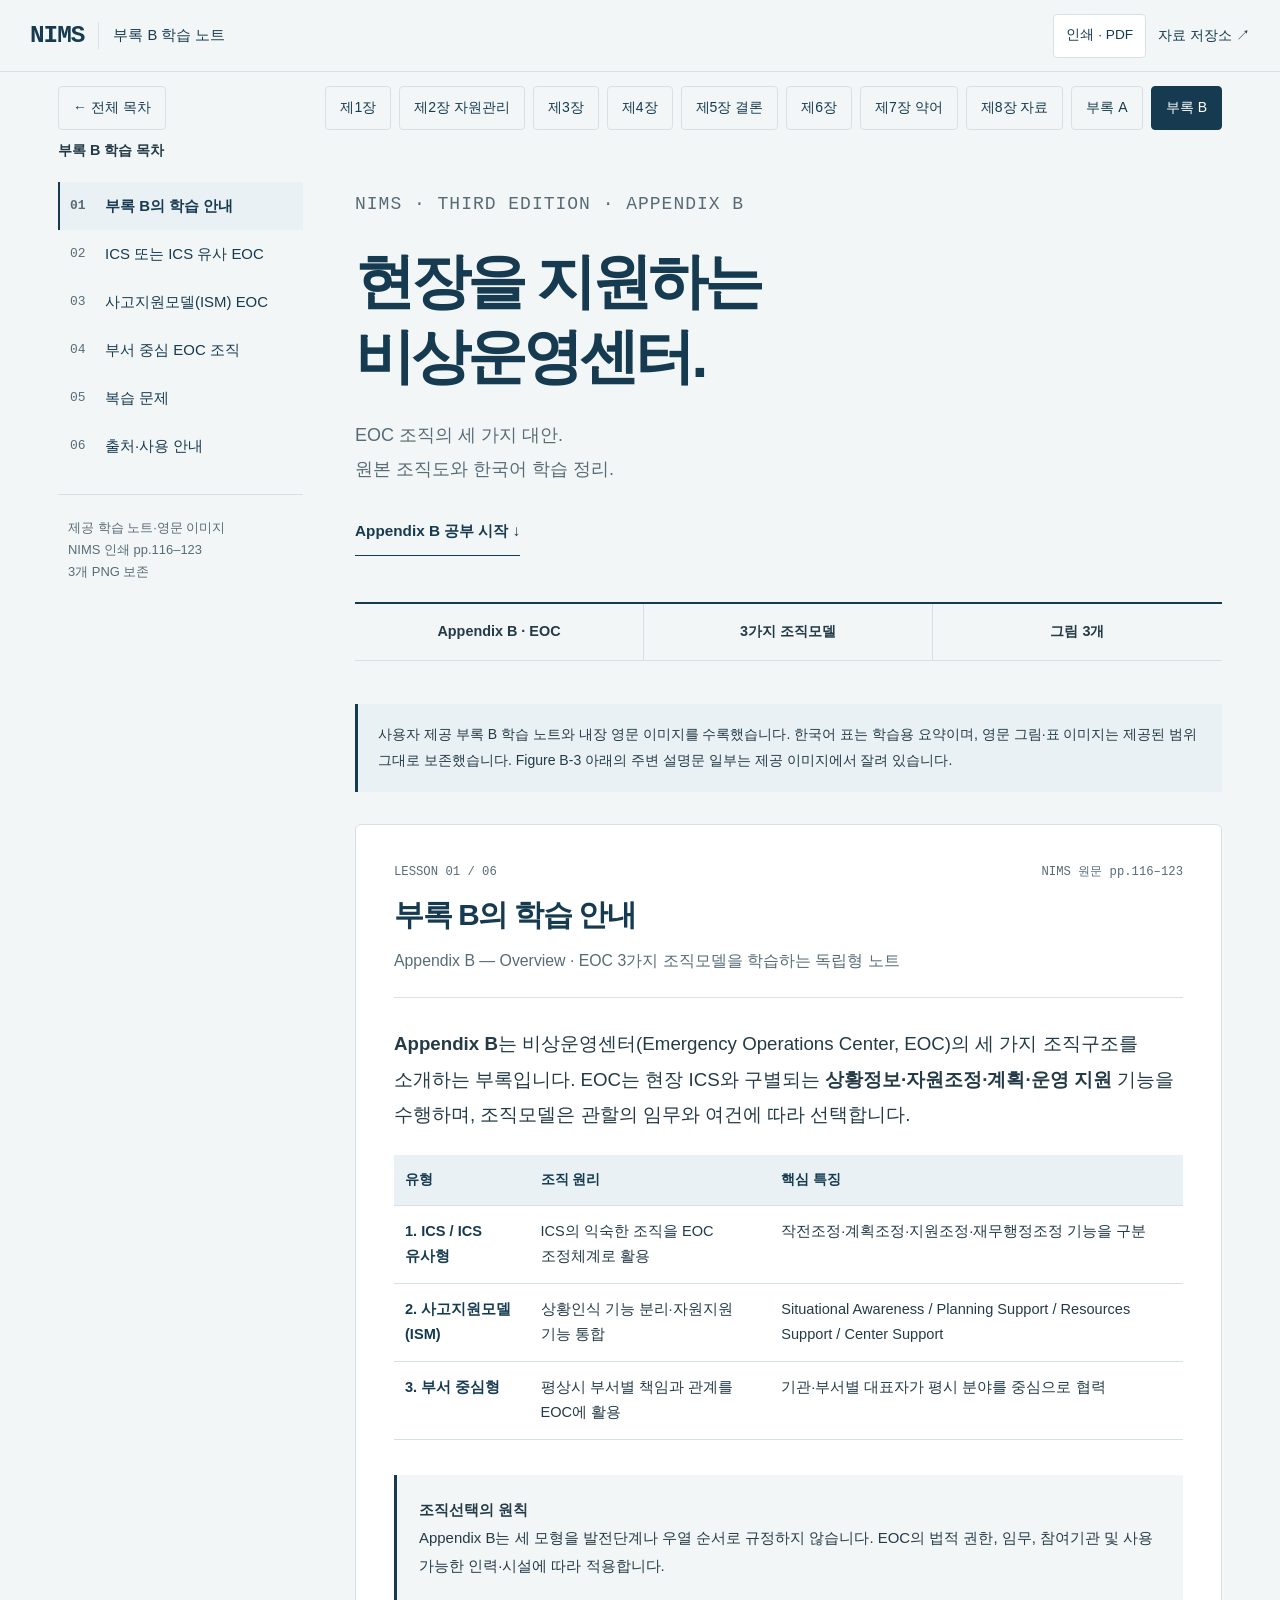
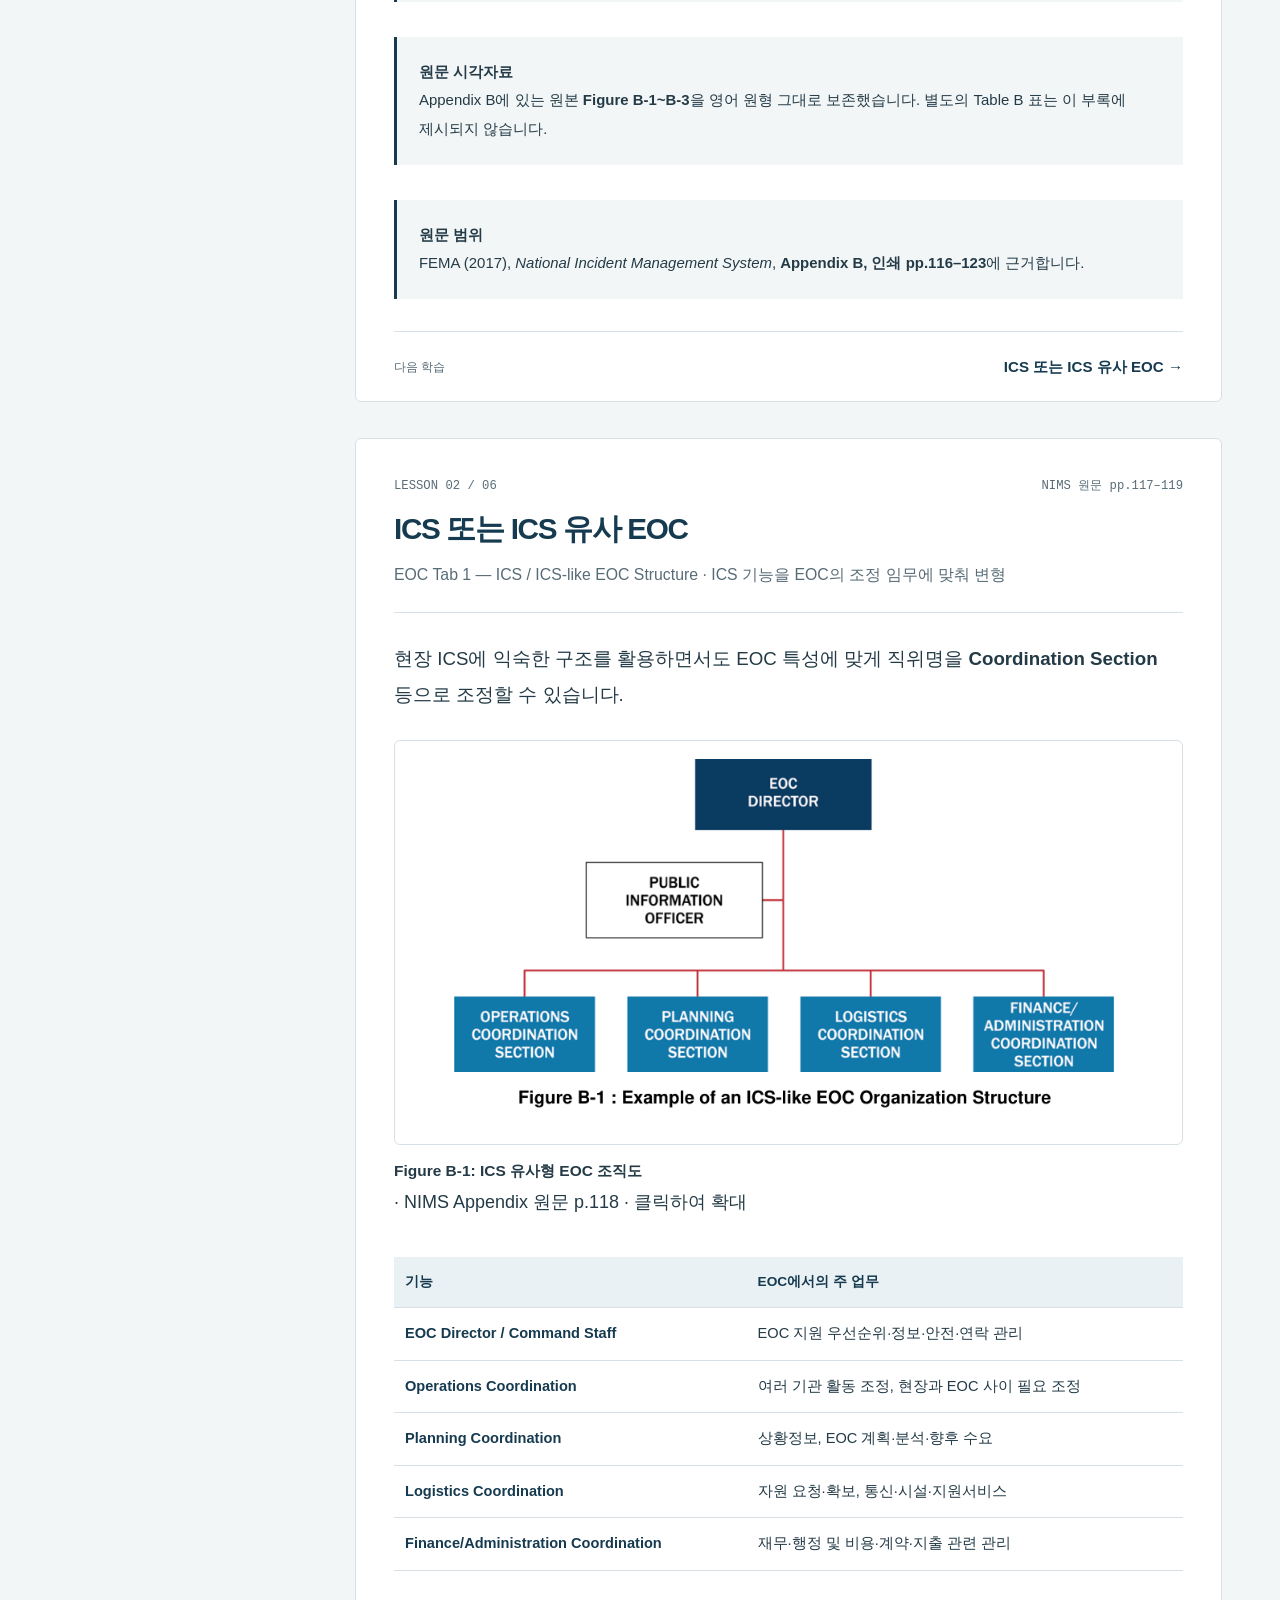
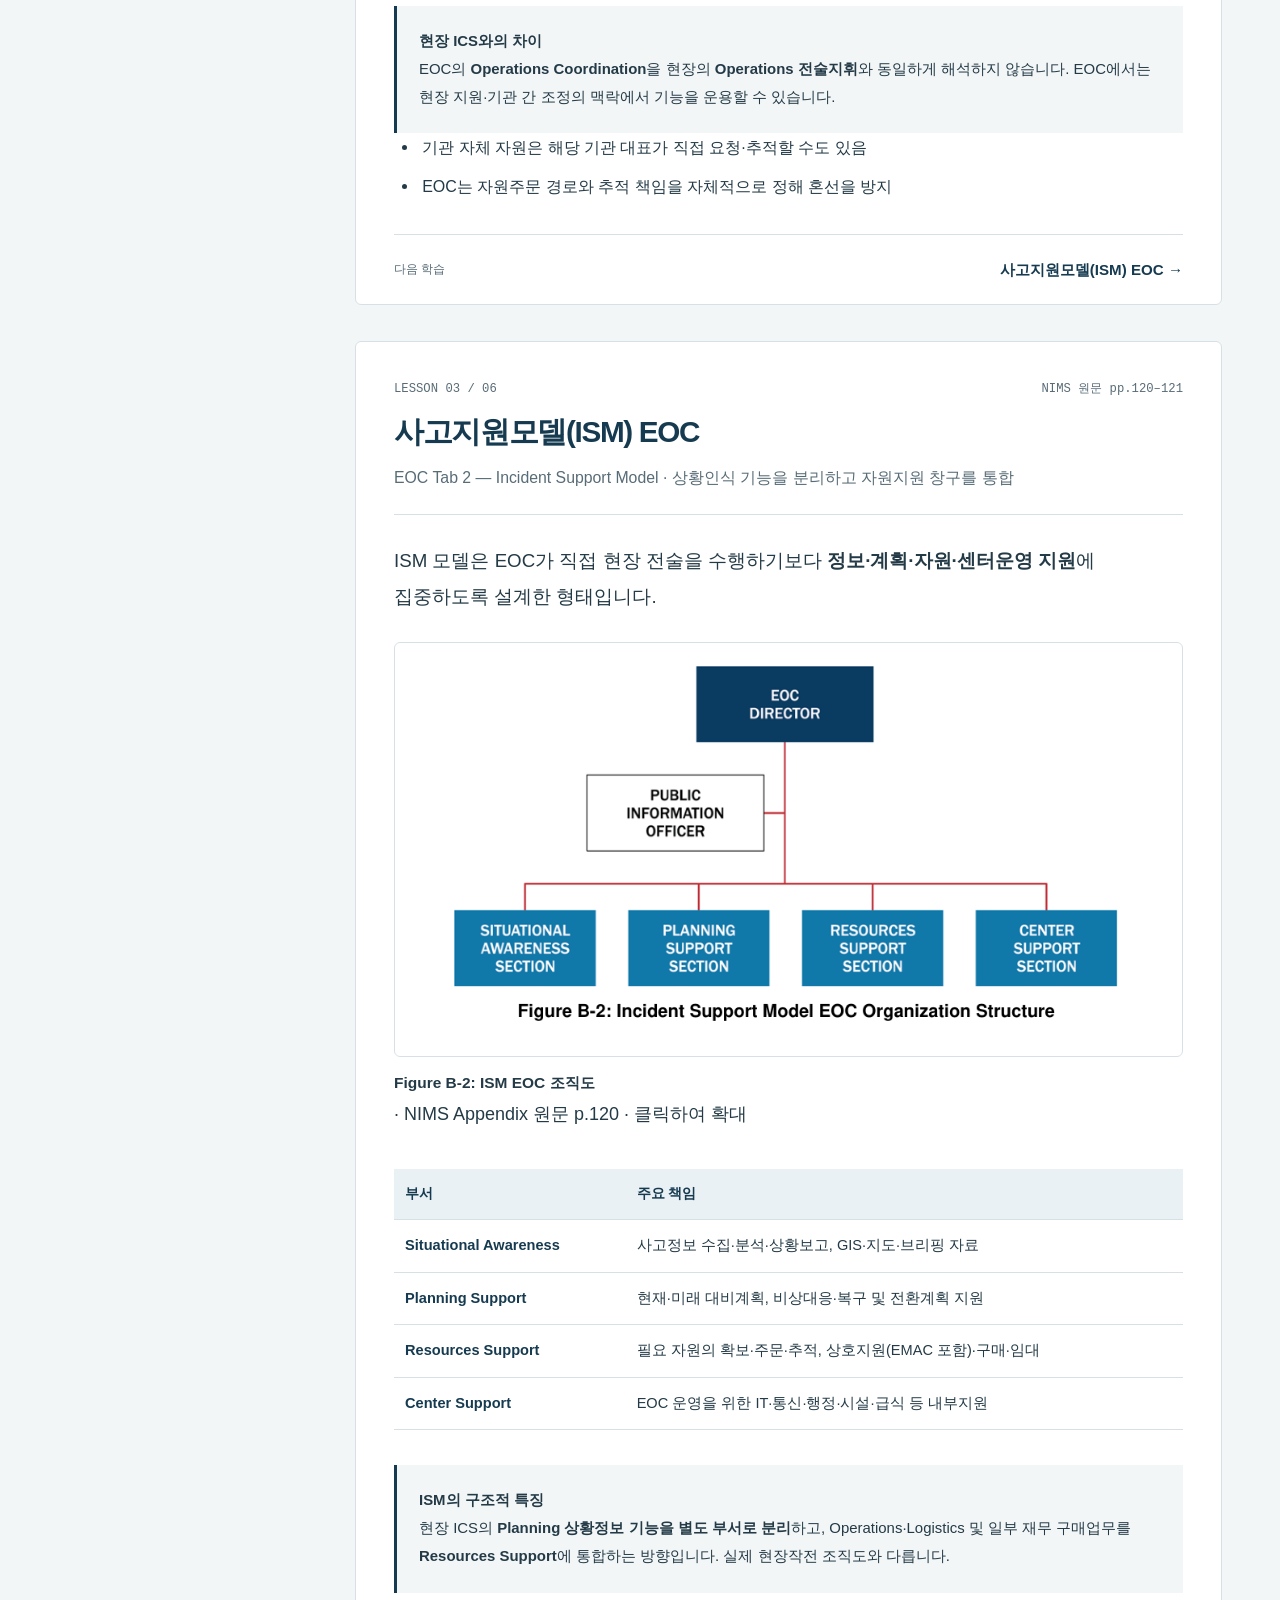
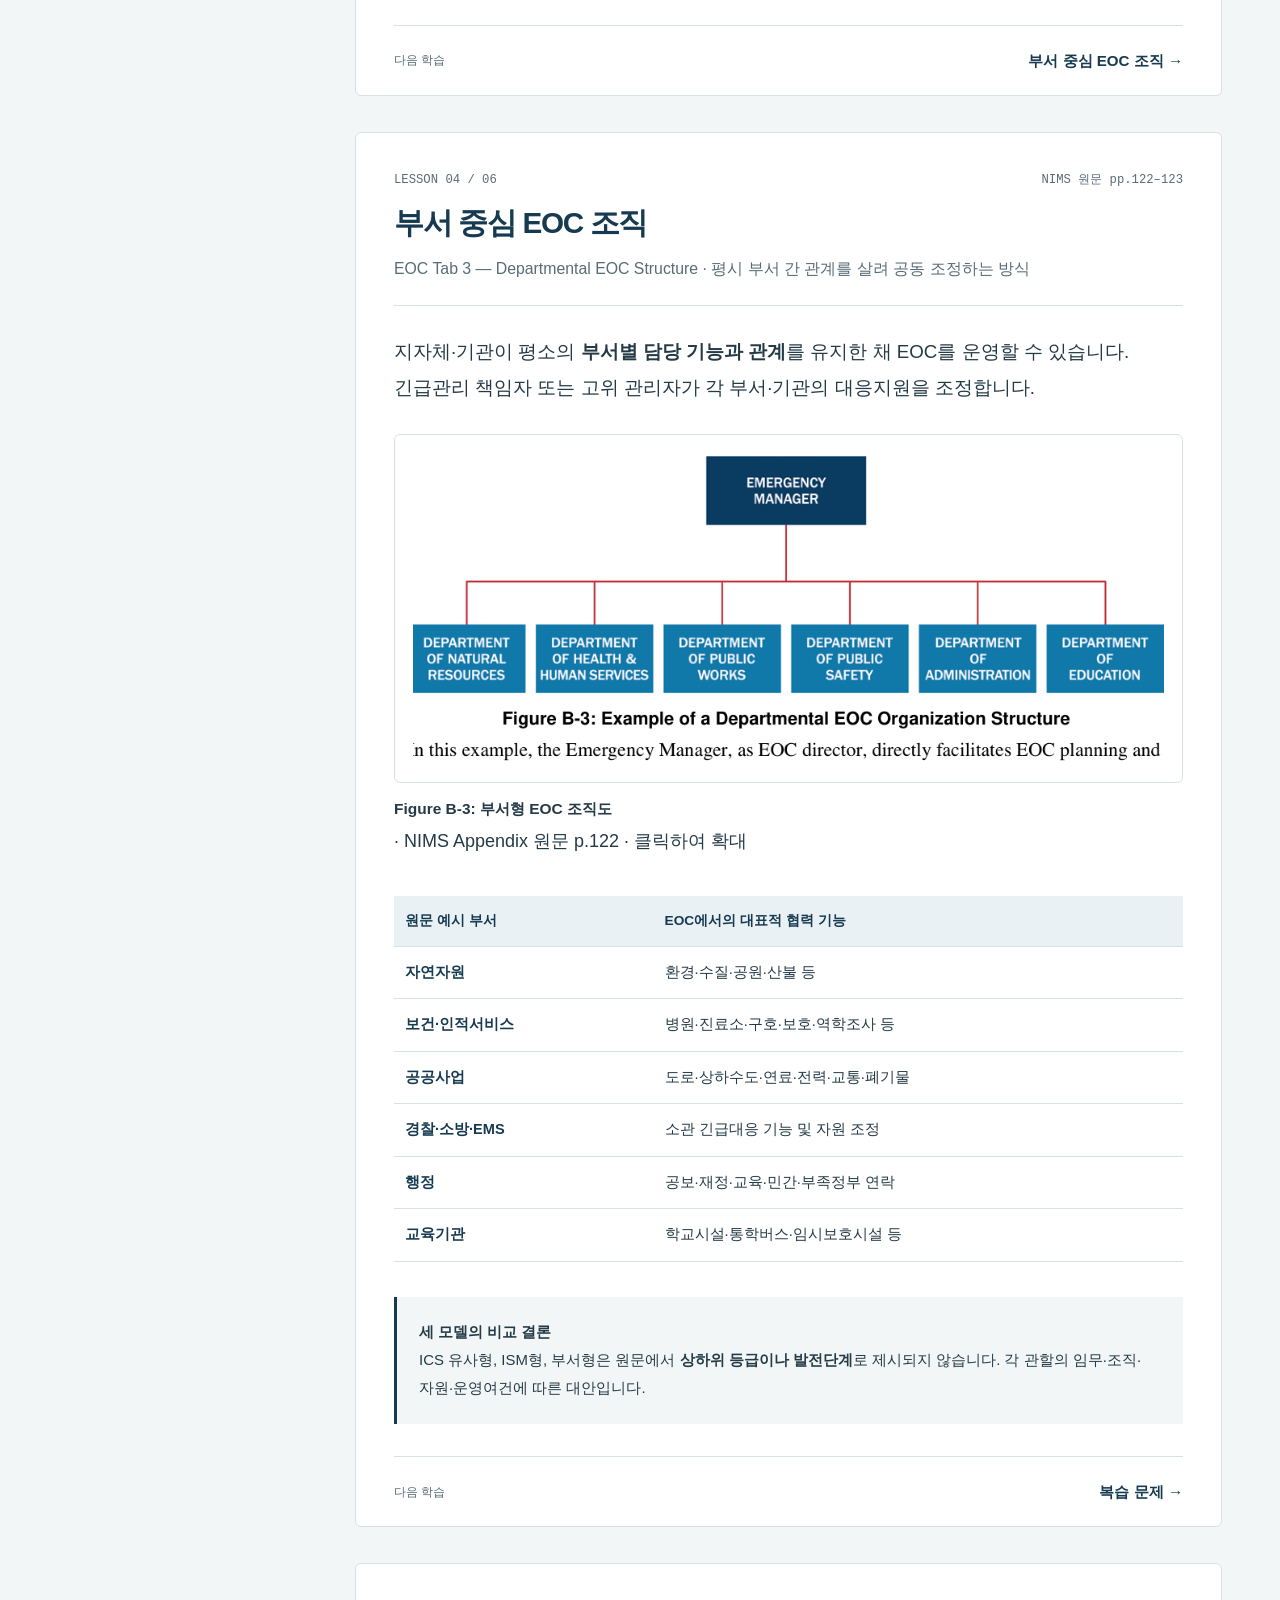
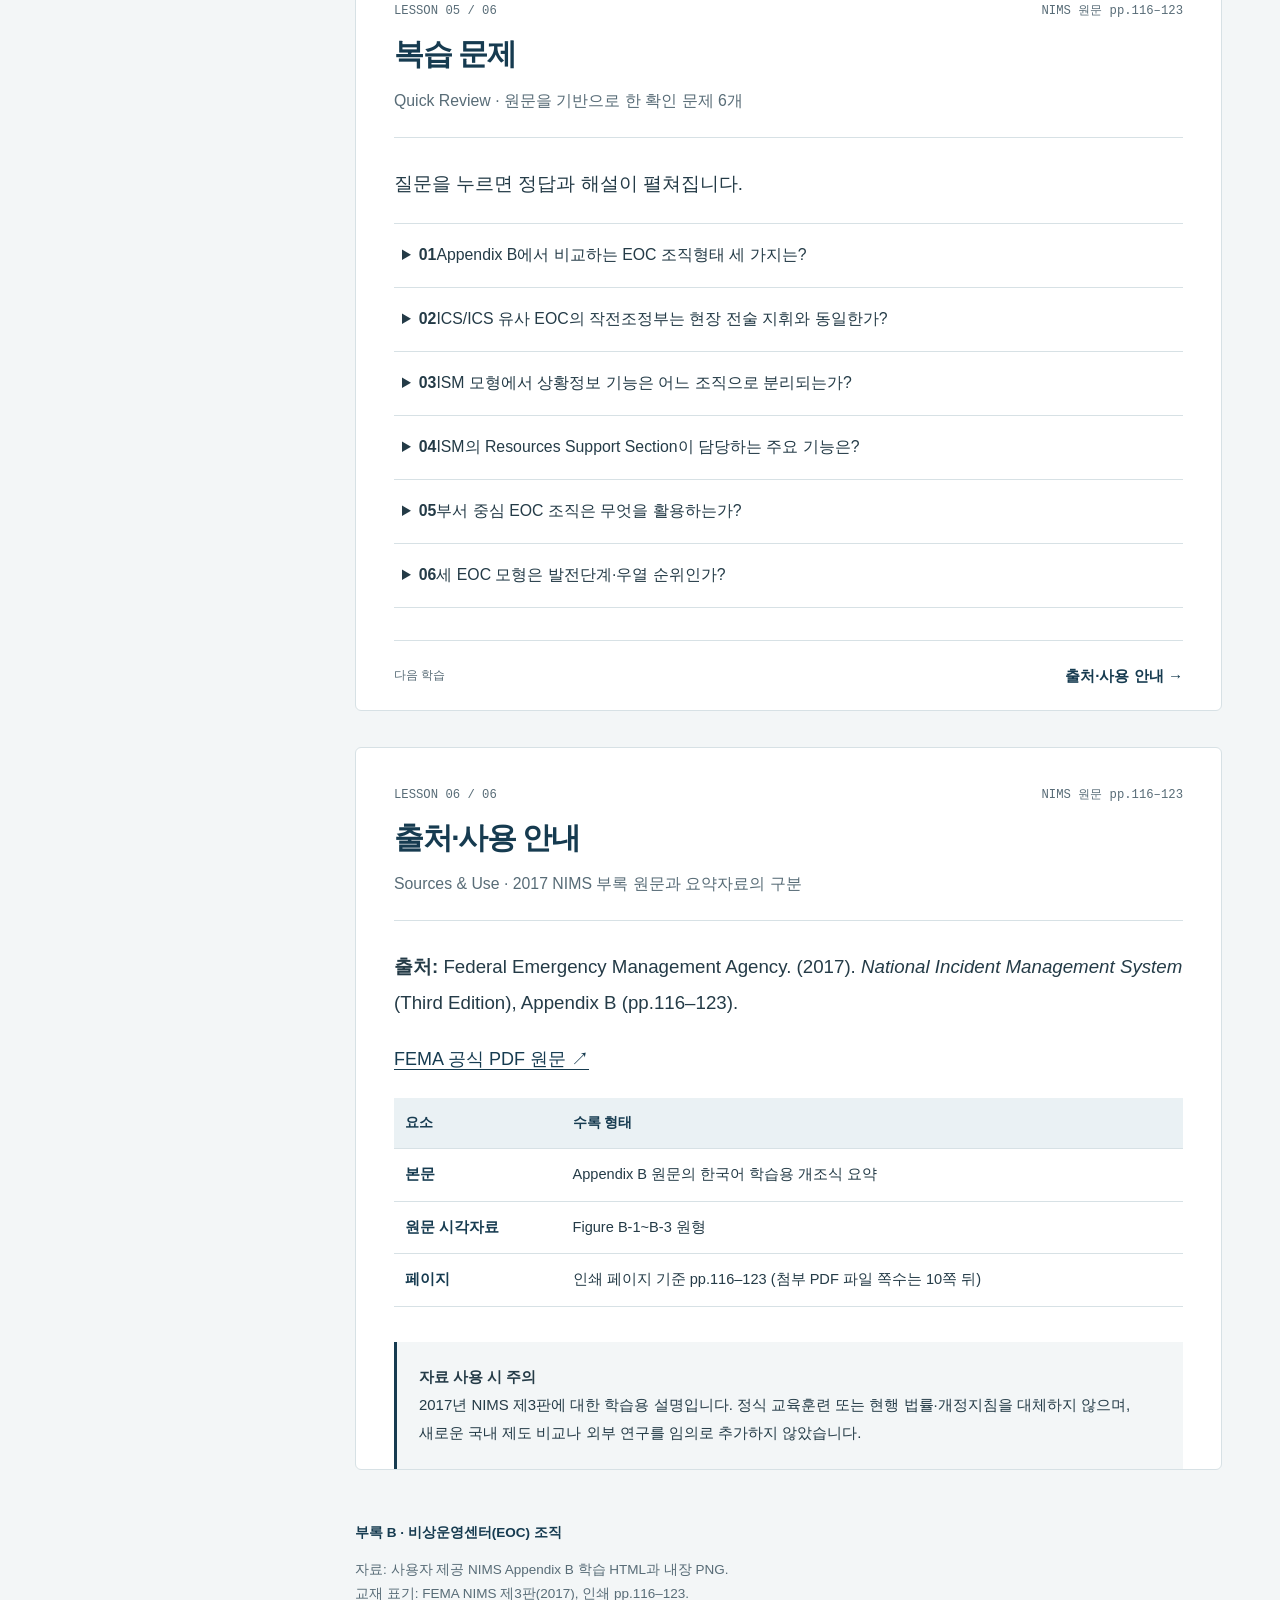
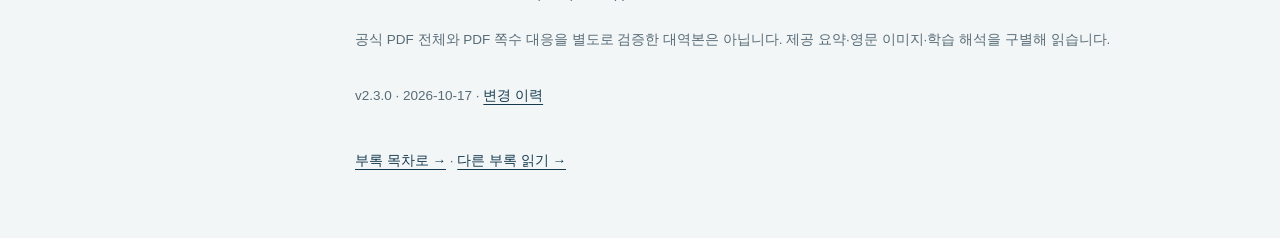
<file: appendices/b/index.html>
<!doctype html>
<html lang="ko"><head><meta charset="utf-8"><meta name="viewport" content="width=device-width, initial-scale=1"><meta name="version" content="2.3.0"><meta name="description" content="NIMS 부록 B 비상운영센터(EOC) 조직: 한국어 학습 노트와 제공 영문 그림·표를 함께 읽습니다."><title>부록 B 비상운영센터(EOC) 조직 | 현장지휘체계 학습 노트</title><link rel="stylesheet" href="../../styles.css"><link rel="stylesheet" href="../../book.css"><link rel="stylesheet" href="../../appendices.css"><script defer src="../../app.js"></script></head>
<body class="appendix-page" id="top"><a class="skip-link" href="#overview">본문으로 이동</a><div class="reading-progress" aria-hidden="true"><span></span></div><header class="site-header"><a class="brand" href="../../index.html"><strong>NIMS</strong><span>부록 B 학습 노트</span></a><div class="header-actions"><button class="mini-button" id="print-page" type="button">인쇄 · PDF</button><a class="repository-link" href="https://github.com/dorobo99-prog/nims-chapter3-study">자료 저장소 ↗</a></div></header>
<nav class="book-nav" aria-label="교재 전체 탐색"><a href="../../index.html">← 전체 목차</a><a href="../../chapters/01/">제1장</a><a href="../../chapters/02/">제2장 자원관리</a><a href="../../chapters/03/">제3장</a><a href="../../chapters/04/">제4장</a><a href="../../chapters/05/">제5장 결론</a><a href="../../chapters/06/">제6장</a><a href="../../chapters/07/">제7장 약어</a><a href="../../chapters/08/">제8장 자료</a><a href="../a/">부록 A</a><a href="../b/" aria-current="page">부록 B</a></nav><div class="layout"><aside class="desktop-toc"><nav aria-label="부록 B 학습 목차"><p class="toc-label">부록 B 학습 목차</p><ol><li><a href="#overview" data-chapter="overview"><span>01</span>부록 B의 학습 안내</a></li><li><a href="#b1" data-chapter="b1"><span>02</span>ICS 또는 ICS 유사 EOC</a></li><li><a href="#b2" data-chapter="b2"><span>03</span>사고지원모델(ISM) EOC</a></li><li><a href="#b3" data-chapter="b3"><span>04</span>부서 중심 EOC 조직</a></li><li><a href="#quiz" data-chapter="quiz"><span>05</span>복습 문제</a></li><li><a href="#sources" data-chapter="sources"><span>06</span>출처·사용 안내</a></li></ol></nav><p class="toc-note">제공 학습 노트·영문 이미지<br>NIMS 인쇄 pp.116–123<br>3개 PNG 보존</p></aside><div class="content-column"><header class="hero"><p class="hero-subject">NIMS · THIRD EDITION · APPENDIX B</p><h1>현장을 지원하는<br>비상운영센터.</h1><p>EOC 조직의 세 가지 대안.<br>원본 조직도와 한국어 학습 정리.</p><a class="start-link" href="#overview">Appendix B 공부 시작 ↓</a></header><details class="mobile-toc"><summary><span>목차</span><strong id="current-chapter">부록 B의 학습 안내</strong></summary><nav aria-label="부록 B 모바일 목차"><p class="toc-label">부록 B 학습 목차</p><ol><li><a href="#overview" data-chapter="overview"><span>01</span>부록 B의 학습 안내</a></li><li><a href="#b1" data-chapter="b1"><span>02</span>ICS 또는 ICS 유사 EOC</a></li><li><a href="#b2" data-chapter="b2"><span>03</span>사고지원모델(ISM) EOC</a></li><li><a href="#b3" data-chapter="b3"><span>04</span>부서 중심 EOC 조직</a></li><li><a href="#quiz" data-chapter="quiz"><span>05</span>복습 문제</a></li><li><a href="#sources" data-chapter="sources"><span>06</span>출처·사용 안내</a></li></ol></nav></details><div class="responsibility-strip"><span>Appendix B · EOC</span><span>3가지 조직모델</span><span>그림 3개</span></div><aside class="source-boundary" aria-label="제공 자료 안내"><p>사용자 제공 부록 B 학습 노트와 내장 영문 이미지를 수록했습니다. 한국어 표는 학습용 요약이며, 영문 그림·표 이미지는 제공된 범위 그대로 보존했습니다. Figure B-3 아래의 주변 설명문 일부는 제공 이미지에서 잘려 있습니다.</p></aside><main><section class="chapter" id="overview" aria-labelledby="h-overview"><div class="chapter-header"><div class="chapter-meta"><span>LESSON 01 / 06</span><span>NIMS 원문 pp.116–123</span></div><h2 id="h-overview">부록 B의 학습 안내</h2><p>Appendix B — Overview · EOC 3가지 조직모델을 학습하는 독립형 노트</p></div><div class="chapter-body"><p><strong>Appendix B</strong>는 비상운영센터(Emergency Operations Center, EOC)의 세 가지 조직구조를 소개하는 부록입니다. EOC는 현장 ICS와 구별되는 <strong>상황정보·자원조정·계획·운영 지원</strong> 기능을 수행하며, 조직모델은 관할의 임무와 여건에 따라 선택합니다.</p><div class="table-scroll"><table class="study-table"><thead><tr><th>유형</th><th>조직 원리</th><th>핵심 특징</th></tr></thead><tbody><tr><td data-label="유형"><div class="cell-value">1. ICS / ICS 유사형</div></td><td data-label="조직 원리"><div class="cell-value">ICS의 익숙한 조직을 EOC 조정체계로 활용</div></td><td data-label="핵심 특징"><div class="cell-value">작전조정·계획조정·지원조정·재무행정조정 기능을 구분</div></td></tr><tr><td data-label="유형"><div class="cell-value">2. 사고지원모델(ISM)</div></td><td data-label="조직 원리"><div class="cell-value">상황인식 기능 분리·자원지원 기능 통합</div></td><td data-label="핵심 특징"><div class="cell-value">Situational Awareness / Planning Support / Resources Support / Center Support</div></td></tr><tr><td data-label="유형"><div class="cell-value">3. 부서 중심형</div></td><td data-label="조직 원리"><div class="cell-value">평상시 부서별 책임과 관계를 EOC에 활용</div></td><td data-label="핵심 특징"><div class="cell-value">기관·부서별 대표자가 평시 분야를 중심으로 협력</div></td></tr></tbody></table></div><div class="evidence-note"><strong>조직선택의 원칙</strong><p>Appendix B는 세 모형을 발전단계나 우열 순서로 규정하지 않습니다. EOC의 법적 권한, 임무, 참여기관 및 사용 가능한 인력·시설에 따라 적용합니다.</p></div><div class="evidence-note"><strong>원문 시각자료</strong><p>Appendix B에 있는 원본 <strong>Figure B-1~B-3</strong>을 영어 원형 그대로 보존했습니다. 별도의 Table B 표는 이 부록에 제시되지 않습니다.</p></div><div class="evidence-note"><strong>원문 범위</strong><p>FEMA (2017), <em>National Incident Management System</em>, <strong>Appendix B, 인쇄 pp.116–123</strong>에 근거합니다.</p></div></div><a class="next-chapter" href="#b1"><span>다음 학습</span><strong>ICS 또는 ICS 유사 EOC →</strong></a></section><section class="chapter" id="b1" aria-labelledby="h-b1"><div class="chapter-header"><div class="chapter-meta"><span>LESSON 02 / 06</span><span>NIMS 원문 pp.117–119</span></div><h2 id="h-b1">ICS 또는 ICS 유사 EOC</h2><p>EOC Tab 1 — ICS / ICS-like EOC Structure · ICS 기능을 EOC의 조정 임무에 맞춰 변형</p></div><div class="chapter-body"><p>현장 ICS에 익숙한 구조를 활용하면서도 EOC 특성에 맞게 직위명을 <strong>Coordination Section</strong> 등으로 조정할 수 있습니다.</p><figure class="source-figure"><a href="images/figure-b-01.png" target="_blank" rel="noopener" title="원본 크게 보기" class="figure-open"><img src="images/figure-b-01.png" loading="lazy" alt="Figure B-1: ICS 유사형 EOC 조직도" width="934" height="456"></a><figcaption><strong>Figure B-1: ICS 유사형 EOC 조직도</strong> · NIMS Appendix 원문 p.118 · 클릭하여 확대</figcaption></figure><div class="table-scroll"><table class="study-table"><thead><tr><th>기능</th><th>EOC에서의 주 업무</th></tr></thead><tbody><tr><td data-label="기능"><div class="cell-value">EOC Director / Command Staff</div></td><td data-label="EOC에서의 주 업무"><div class="cell-value">EOC 지원 우선순위·정보·안전·연락 관리</div></td></tr><tr><td data-label="기능"><div class="cell-value">Operations Coordination</div></td><td data-label="EOC에서의 주 업무"><div class="cell-value">여러 기관 활동 조정, 현장과 EOC 사이 필요 조정</div></td></tr><tr><td data-label="기능"><div class="cell-value">Planning Coordination</div></td><td data-label="EOC에서의 주 업무"><div class="cell-value">상황정보, EOC 계획·분석·향후 수요</div></td></tr><tr><td data-label="기능"><div class="cell-value">Logistics Coordination</div></td><td data-label="EOC에서의 주 업무"><div class="cell-value">자원 요청·확보, 통신·시설·지원서비스</div></td></tr><tr><td data-label="기능"><div class="cell-value">Finance/Administration Coordination</div></td><td data-label="EOC에서의 주 업무"><div class="cell-value">재무·행정 및 비용·계약·지출 관련 관리</div></td></tr></tbody></table></div><div class="evidence-note"><strong>현장 ICS와의 차이</strong><p>EOC의 <strong>Operations Coordination</strong>을 현장의 <strong>Operations 전술지휘</strong>와 동일하게 해석하지 않습니다. EOC에서는 현장 지원·기관 간 조정의 맥락에서 기능을 운용할 수 있습니다.</p></div><ul class="bullets"><li>기관 자체 자원은 해당 기관 대표가 직접 요청·추적할 수도 있음</li><li>EOC는 자원주문 경로와 추적 책임을 자체적으로 정해 혼선을 방지</li></ul></div><a class="next-chapter" href="#b2"><span>다음 학습</span><strong>사고지원모델(ISM) EOC →</strong></a></section><section class="chapter" id="b2" aria-labelledby="h-b2"><div class="chapter-header"><div class="chapter-meta"><span>LESSON 03 / 06</span><span>NIMS 원문 pp.120–121</span></div><h2 id="h-b2">사고지원모델(ISM) EOC</h2><p>EOC Tab 2 — Incident Support Model · 상황인식 기능을 분리하고 자원지원 창구를 통합</p></div><div class="chapter-body"><p>ISM 모델은 EOC가 직접 현장 전술을 수행하기보다 <strong>정보·계획·자원·센터운영 지원</strong>에 집중하도록 설계한 형태입니다.</p><figure class="source-figure"><a href="images/figure-b-02.png" target="_blank" rel="noopener" title="원본 크게 보기" class="figure-open"><img src="images/figure-b-02.png" loading="lazy" alt="Figure B-2: ISM EOC 조직도" width="930" height="466"></a><figcaption><strong>Figure B-2: ISM EOC 조직도</strong> · NIMS Appendix 원문 p.120 · 클릭하여 확대</figcaption></figure><div class="table-scroll"><table class="study-table"><thead><tr><th>부서</th><th>주요 책임</th></tr></thead><tbody><tr><td data-label="부서"><div class="cell-value">Situational Awareness</div></td><td data-label="주요 책임"><div class="cell-value">사고정보 수집·분석·상황보고, GIS·지도·브리핑 자료</div></td></tr><tr><td data-label="부서"><div class="cell-value">Planning Support</div></td><td data-label="주요 책임"><div class="cell-value">현재·미래 대비계획, 비상대응·복구 및 전환계획 지원</div></td></tr><tr><td data-label="부서"><div class="cell-value">Resources Support</div></td><td data-label="주요 책임"><div class="cell-value">필요 자원의 확보·주문·추적, 상호지원(EMAC 포함)·구매·임대</div></td></tr><tr><td data-label="부서"><div class="cell-value">Center Support</div></td><td data-label="주요 책임"><div class="cell-value">EOC 운영을 위한 IT·통신·행정·시설·급식 등 내부지원</div></td></tr></tbody></table></div><div class="evidence-note"><strong>ISM의 구조적 특징</strong><p>현장 ICS의 <strong>Planning 상황정보 기능을 별도 부서로 분리</strong>하고, Operations·Logistics 및 일부 재무 구매업무를 <strong>Resources Support</strong>에 통합하는 방향입니다. 실제 현장작전 조직도와 다릅니다.</p></div></div><a class="next-chapter" href="#b3"><span>다음 학습</span><strong>부서 중심 EOC 조직 →</strong></a></section><section class="chapter" id="b3" aria-labelledby="h-b3"><div class="chapter-header"><div class="chapter-meta"><span>LESSON 04 / 06</span><span>NIMS 원문 pp.122–123</span></div><h2 id="h-b3">부서 중심 EOC 조직</h2><p>EOC Tab 3 — Departmental EOC Structure · 평시 부서 간 관계를 살려 공동 조정하는 방식</p></div><div class="chapter-body"><p>지자체·기관이 평소의 <strong>부서별 담당 기능과 관계</strong>를 유지한 채 EOC를 운영할 수 있습니다. 긴급관리 책임자 또는 고위 관리자가 각 부서·기관의 대응지원을 조정합니다.</p><figure class="source-figure"><a href="images/figure-b-03.png" target="_blank" rel="noopener" title="원본 크게 보기" class="figure-open"><img src="images/figure-b-03.png" loading="lazy" alt="Figure B-3: 부서형 EOC 조직도" width="930" height="386"></a><figcaption><strong>Figure B-3: 부서형 EOC 조직도</strong> · NIMS Appendix 원문 p.122 · 클릭하여 확대</figcaption></figure><div class="table-scroll"><table class="study-table"><thead><tr><th>원문 예시 부서</th><th>EOC에서의 대표적 협력 기능</th></tr></thead><tbody><tr><td data-label="원문 예시 부서"><div class="cell-value">자연자원</div></td><td data-label="EOC에서의 대표적 협력 기능"><div class="cell-value">환경·수질·공원·산불 등</div></td></tr><tr><td data-label="원문 예시 부서"><div class="cell-value">보건·인적서비스</div></td><td data-label="EOC에서의 대표적 협력 기능"><div class="cell-value">병원·진료소·구호·보호·역학조사 등</div></td></tr><tr><td data-label="원문 예시 부서"><div class="cell-value">공공사업</div></td><td data-label="EOC에서의 대표적 협력 기능"><div class="cell-value">도로·상하수도·연료·전력·교통·폐기물</div></td></tr><tr><td data-label="원문 예시 부서"><div class="cell-value">경찰·소방·EMS</div></td><td data-label="EOC에서의 대표적 협력 기능"><div class="cell-value">소관 긴급대응 기능 및 자원 조정</div></td></tr><tr><td data-label="원문 예시 부서"><div class="cell-value">행정</div></td><td data-label="EOC에서의 대표적 협력 기능"><div class="cell-value">공보·재정·교육·민간·부족정부 연락</div></td></tr><tr><td data-label="원문 예시 부서"><div class="cell-value">교육기관</div></td><td data-label="EOC에서의 대표적 협력 기능"><div class="cell-value">학교시설·통학버스·임시보호시설 등</div></td></tr></tbody></table></div><div class="evidence-note"><strong>세 모델의 비교 결론</strong><p>ICS 유사형, ISM형, 부서형은 원문에서 <strong>상하위 등급이나 발전단계</strong>로 제시되지 않습니다. 각 관할의 임무·조직·자원·운영여건에 따른 대안입니다.</p></div></div><a class="next-chapter" href="#quiz"><span>다음 학습</span><strong>복습 문제 →</strong></a></section><section class="chapter" id="quiz" aria-labelledby="h-quiz"><div class="chapter-header"><div class="chapter-meta"><span>LESSON 05 / 06</span><span>NIMS 원문 pp.116–123</span></div><h2 id="h-quiz">복습 문제</h2><p>Quick Review · 원문을 기반으로 한 확인 문제 6개</p></div><div class="chapter-body"><p>질문을 누르면 정답과 해설이 펼쳐집니다.</p><div class="quiz-set"><details class="quiz-item"><summary><b>01</b>Appendix B에서 비교하는 EOC 조직형태 세 가지는?</summary><div class="quiz-answer">ICS/ICS 유사형, 사고지원모델(ISM), 부서 중심 조직형입니다.</div></details><details class="quiz-item"><summary><b>02</b>ICS/ICS 유사 EOC의 작전조정부는 현장 전술 지휘와 동일한가?</summary><div class="quiz-answer">아니오. EOC에서는 현장 지원과 기관 간 조정이 중심입니다.</div></details><details class="quiz-item"><summary><b>03</b>ISM 모형에서 상황정보 기능은 어느 조직으로 분리되는가?</summary><div class="quiz-answer">Situational Awareness Section으로 분리되며 EOC Director에게 직접 보고합니다.</div></details><details class="quiz-item"><summary><b>04</b>ISM의 Resources Support Section이 담당하는 주요 기능은?</summary><div class="quiz-answer">물자·인력 등 자원의 확보·요청·주문·추적을 담당하며, 상호지원(EMAC), 구매, 임대도 포괄할 수 있습니다.</div></details><details class="quiz-item"><summary><b>05</b>부서 중심 EOC 조직은 무엇을 활용하는가?</summary><div class="quiz-answer">평상시 기관별 업무와 부서 간 관계를 활용하고, 긴급관리 책임자 등이 협업을 조정합니다.</div></details><details class="quiz-item"><summary><b>06</b>세 EOC 모형은 발전단계·우열 순위인가?</summary><div class="quiz-answer">아니오. 원문은 관할의 임무·기관의 권한·인력 및 운영 여건에 따라 선택할 수 있는 대안으로 설명합니다.</div></details></div></div><a class="next-chapter" href="#sources"><span>다음 학습</span><strong>출처·사용 안내 →</strong></a></section><section class="chapter" id="sources" aria-labelledby="h-sources"><div class="chapter-header"><div class="chapter-meta"><span>LESSON 06 / 06</span><span>NIMS 원문 pp.116–123</span></div><h2 id="h-sources">출처·사용 안내</h2><p>Sources &amp; Use · 2017 NIMS 부록 원문과 요약자료의 구분</p></div><div class="chapter-body"><p><strong>출처:</strong> Federal Emergency Management Agency. (2017). <em>National Incident Management System</em> (Third Edition), Appendix B (pp.116–123).</p><p><a href="https://www.fema.gov/sites/default/files/2020-07/fema_nims_doctrine-2017.pdf" target="_blank" rel="noopener">FEMA 공식 PDF 원문 ↗</a></p><div class="table-scroll"><table class="study-table"><thead><tr><th>요소</th><th>수록 형태</th></tr></thead><tbody><tr><td data-label="요소"><div class="cell-value">본문</div></td><td data-label="수록 형태"><div class="cell-value">Appendix B 원문의 한국어 학습용 개조식 요약</div></td></tr><tr><td data-label="요소"><div class="cell-value">원문 시각자료</div></td><td data-label="수록 형태"><div class="cell-value">Figure B-1~B-3 원형</div></td></tr><tr><td data-label="요소"><div class="cell-value">페이지</div></td><td data-label="수록 형태"><div class="cell-value">인쇄 페이지 기준 pp.116–123 (첨부 PDF 파일 쪽수는 10쪽 뒤)</div></td></tr></tbody></table></div><div class="evidence-note"><strong>자료 사용 시 주의</strong><p>2017년 NIMS 제3판에 대한 학습용 설명입니다. 정식 교육훈련 또는 현행 법률·개정지침을 대체하지 않으며, 새로운 국내 제도 비교나 외부 연구를 임의로 추가하지 않았습니다.</p></div></div></section></main><footer class="site-footer"><strong>부록 B · 비상운영센터(EOC) 조직</strong><p>자료: 사용자 제공 NIMS Appendix B 학습 HTML과 내장 PNG.<br>교재 표기: FEMA NIMS 제3판(2017), 인쇄 pp.116–123.</p><p>공식 PDF 전체와 PDF 쪽수 대응을 별도로 검증한 대역본은 아닙니다. 제공 요약·영문 이미지·학습 해석을 구별해 읽습니다.</p><p>v2.3.0 · 2026-10-17 · <a href="https://github.com/dorobo99-prog/nims-chapter3-study/blob/main/CHANGELOG.md">변경 이력</a></p><a href="../../index.html#appendix-map">부록 목차로 →</a> · <a href="../a/">다른 부록 읽기 →</a></footer></div></div><dialog id="image-viewer" aria-labelledby="viewer-title"><div class="viewer-toolbar"><strong id="viewer-title">원문 이미지</strong><div class="viewer-controls"><button type="button" id="zoom-out" aria-label="그림 축소">−</button><button type="button" id="zoom-in" aria-label="그림 확대">＋</button><button type="button" id="zoom-fit">화면 맞춤</button><button type="button" id="viewer-close">닫기</button></div></div><div class="viewer-scroll"><img id="viewer-image" alt=""></div><p class="viewer-help">확대한 이미지는 스크롤해서 볼 수 있습니다. Escape 키로 닫을 수 있습니다.</p></dialog></body></html>
</file>
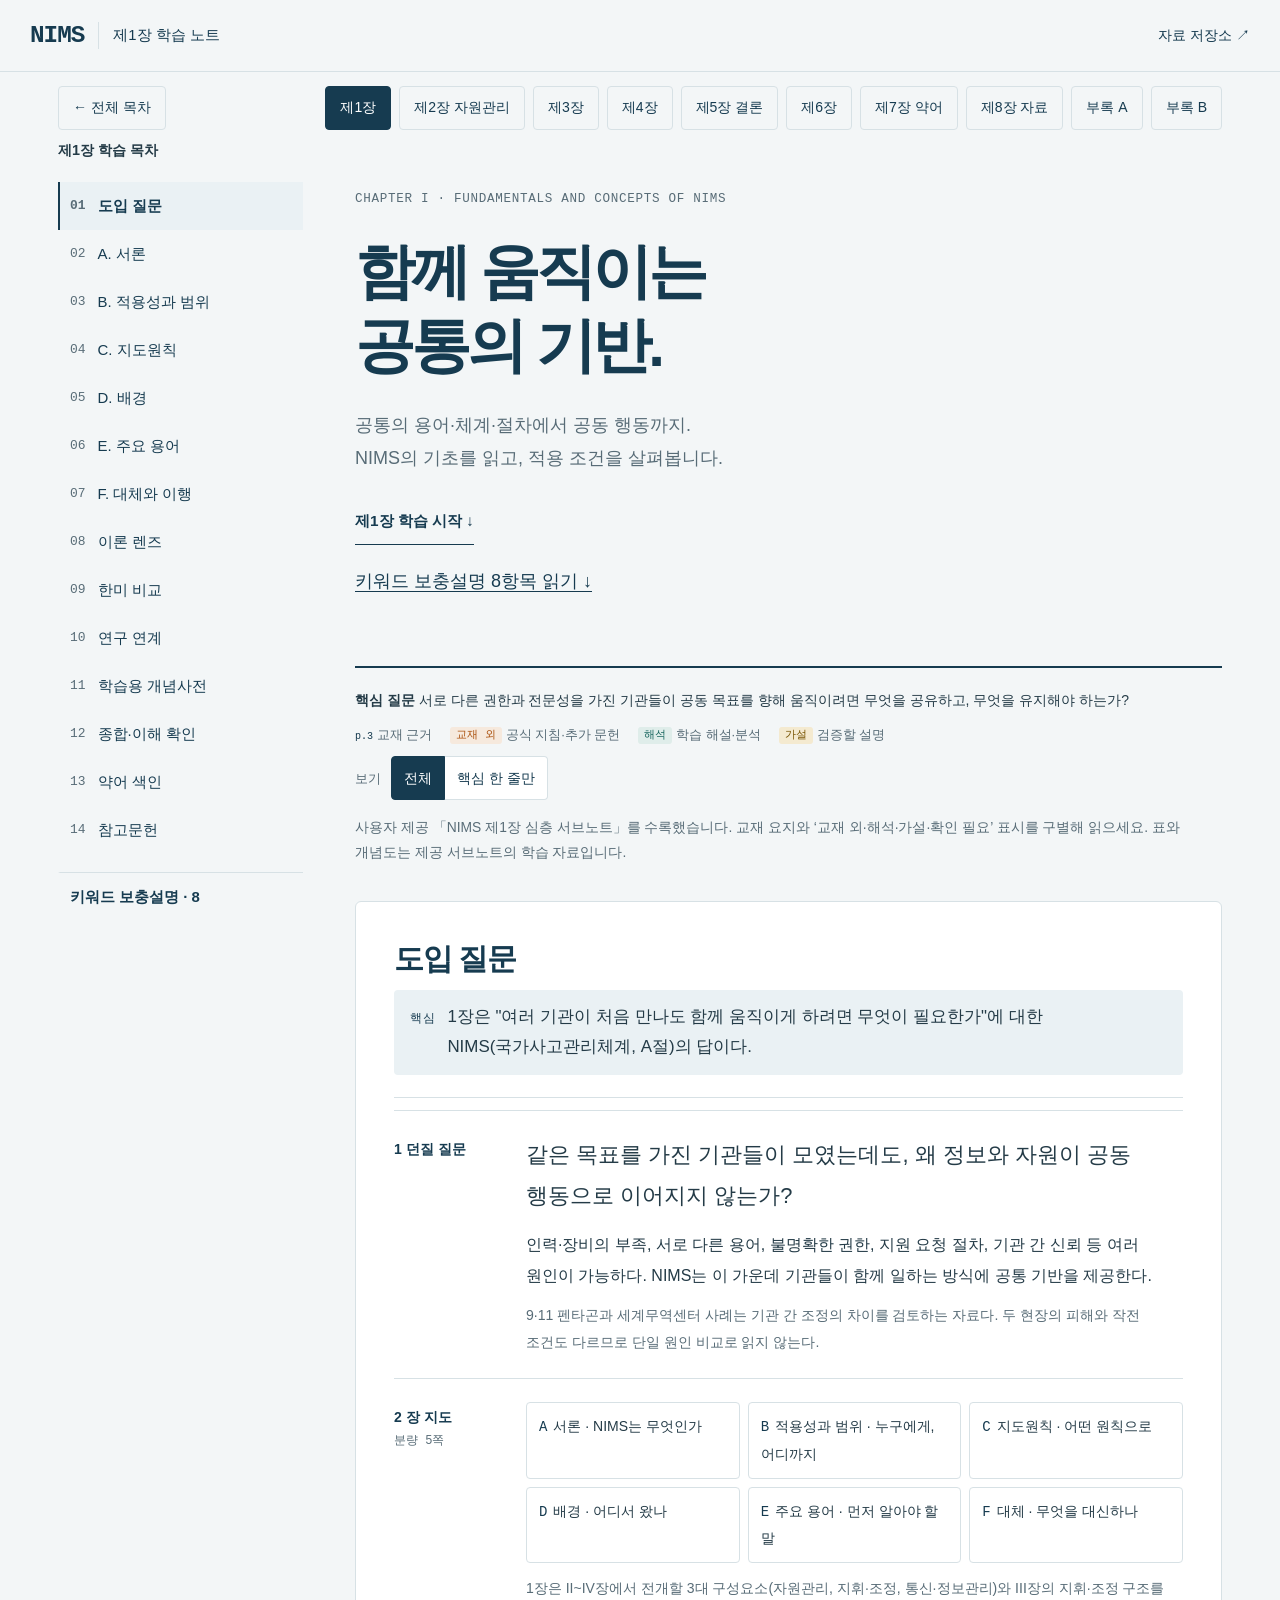
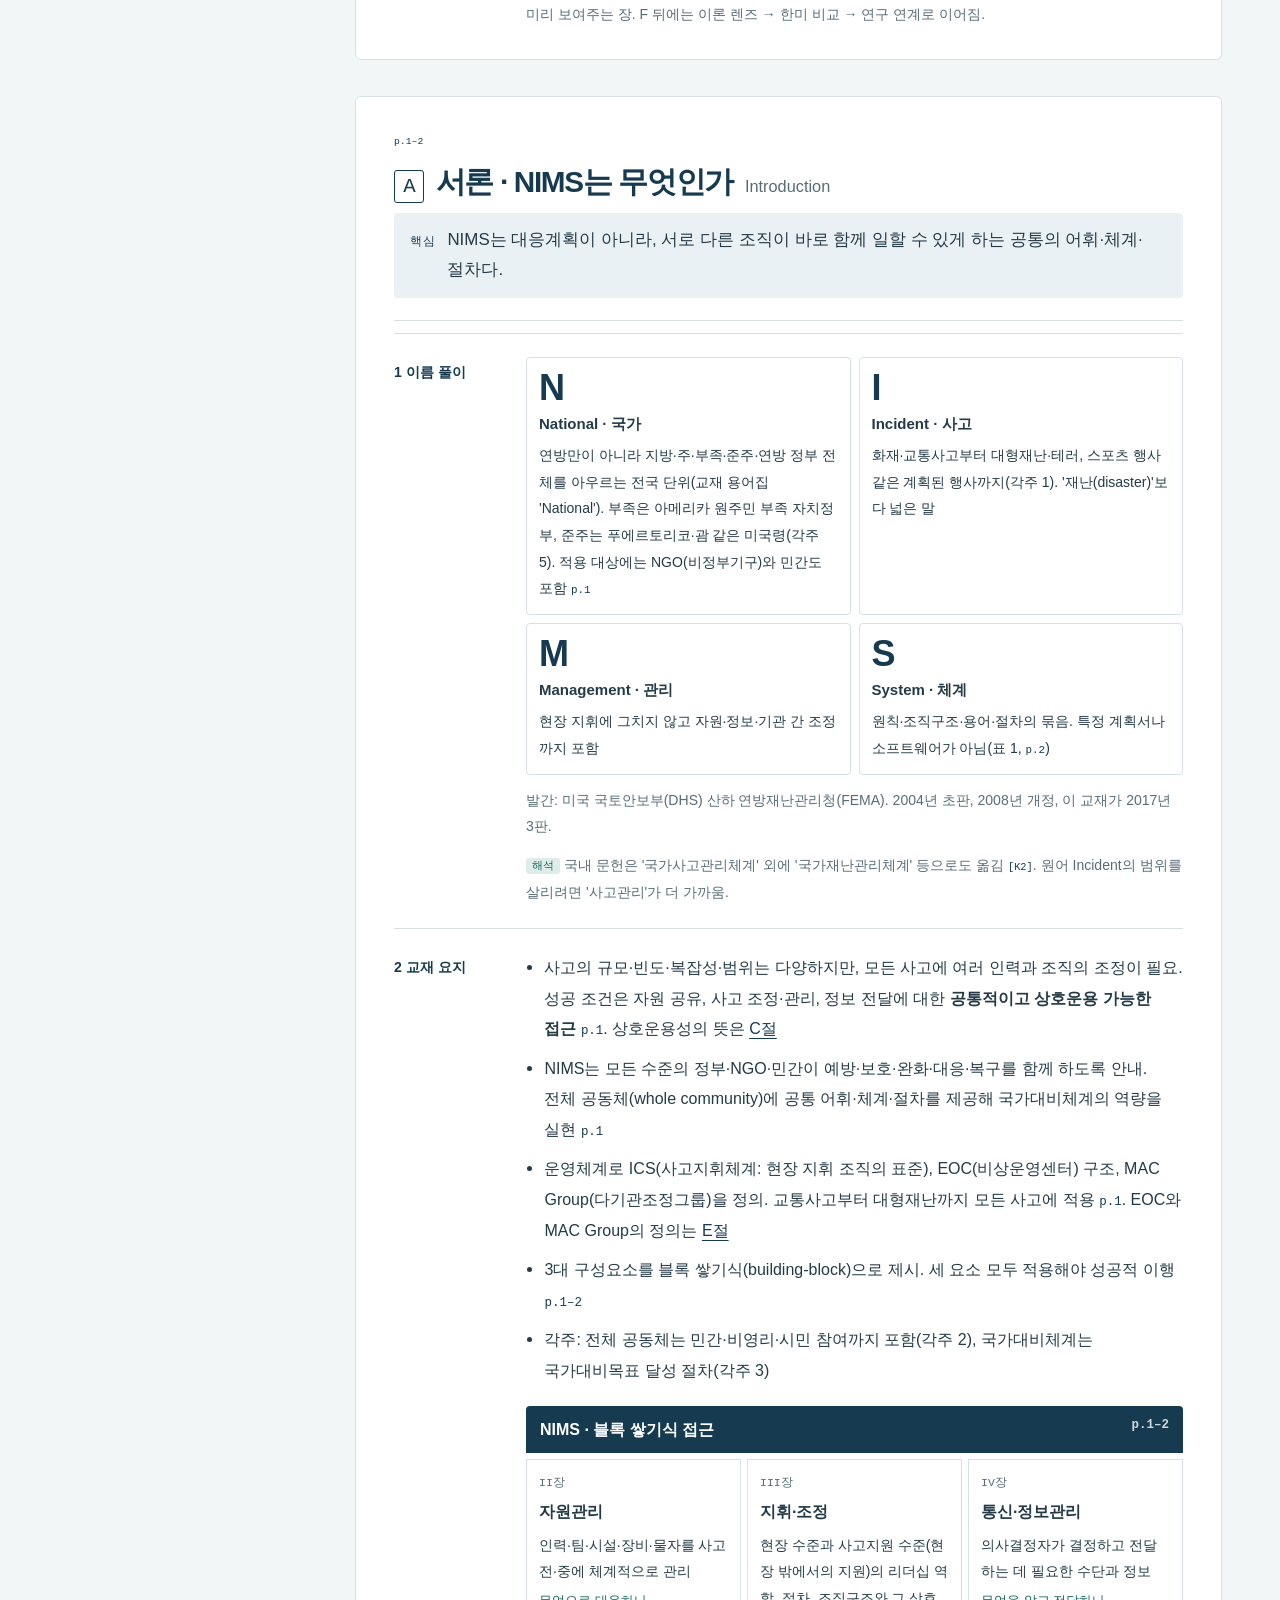
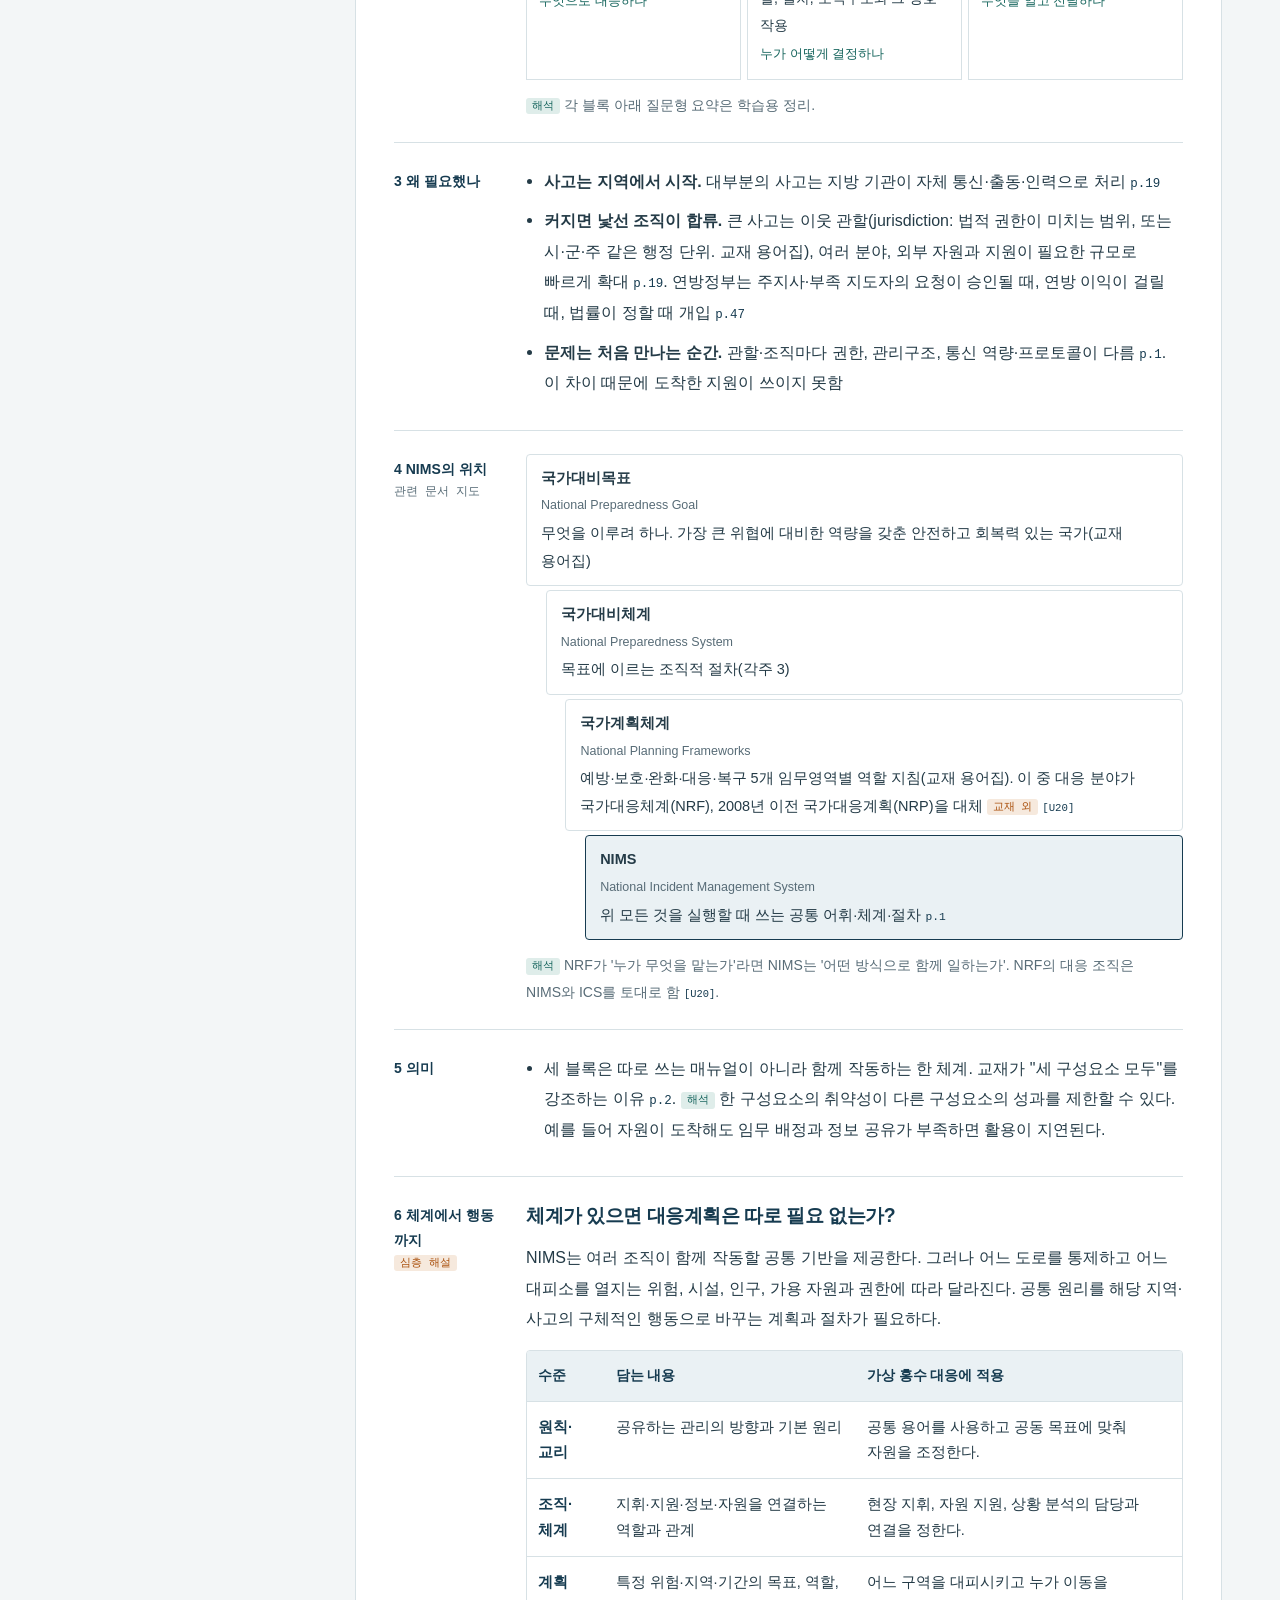
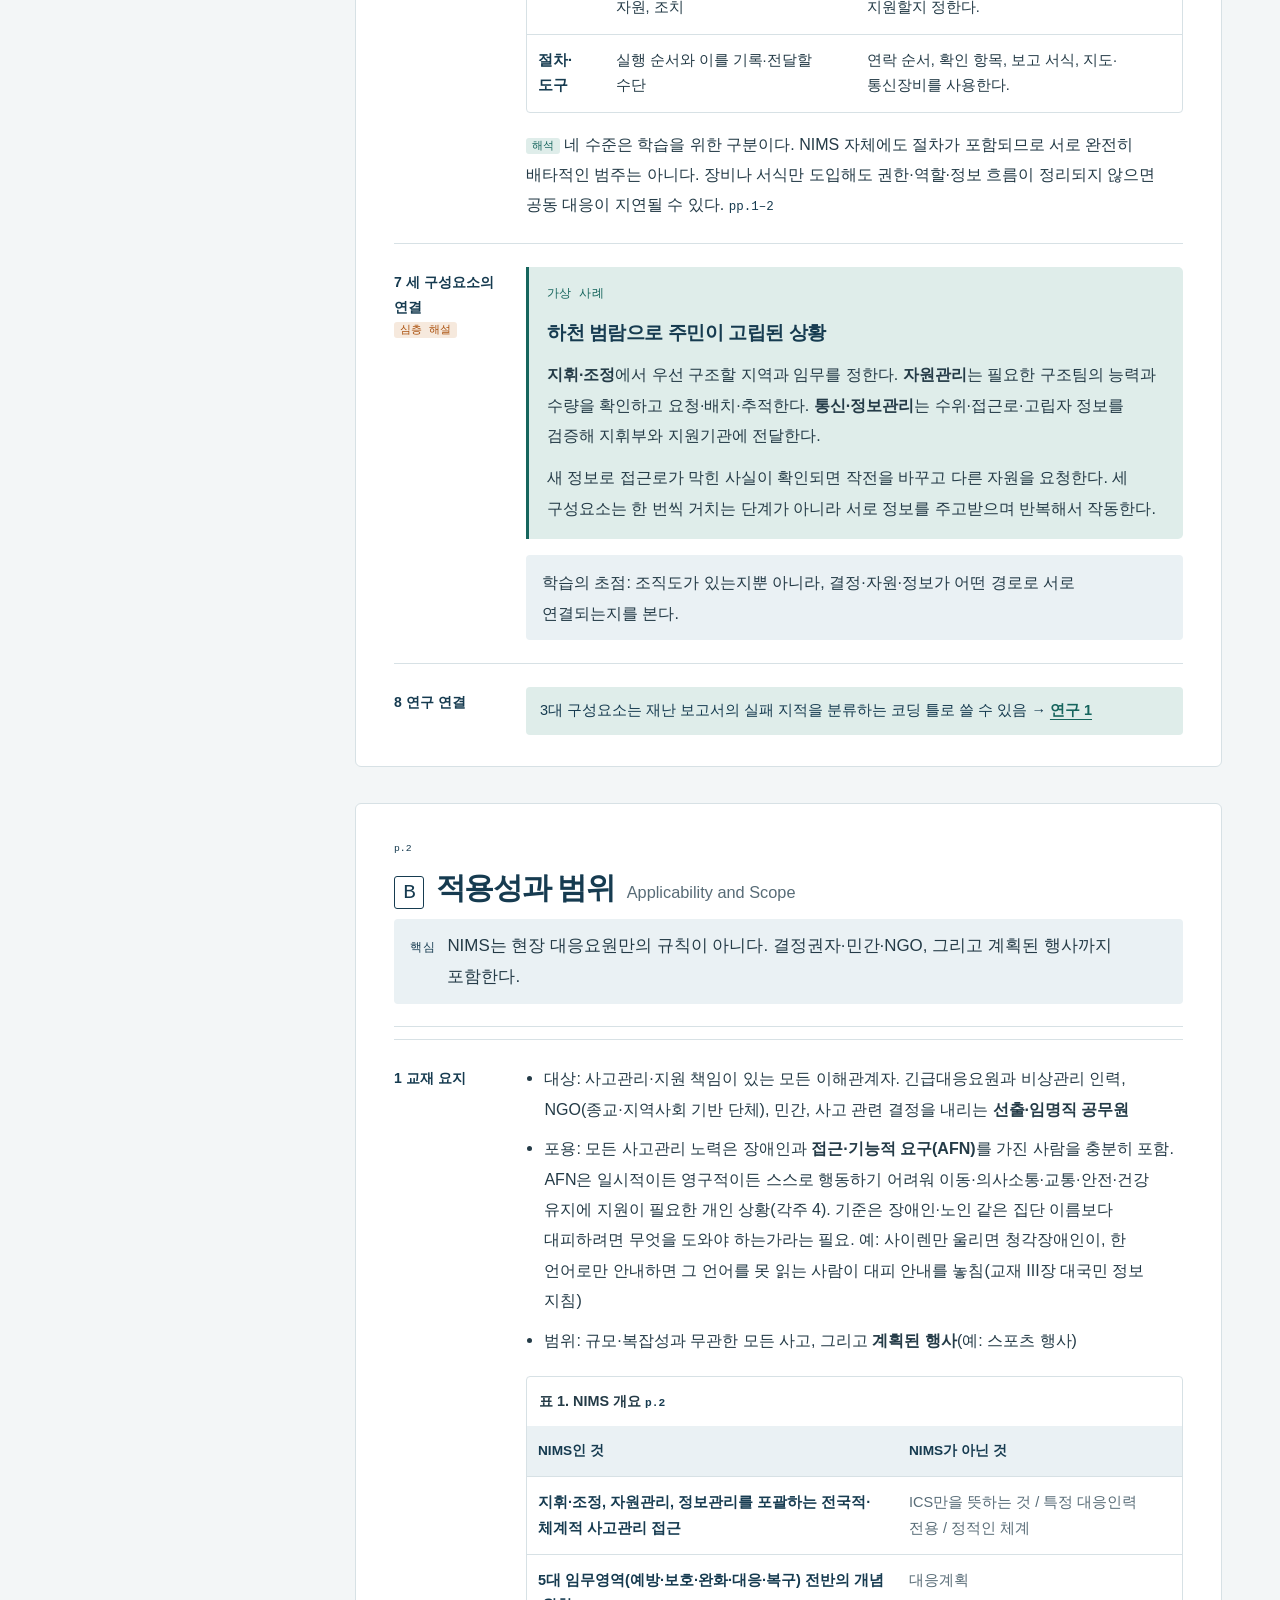
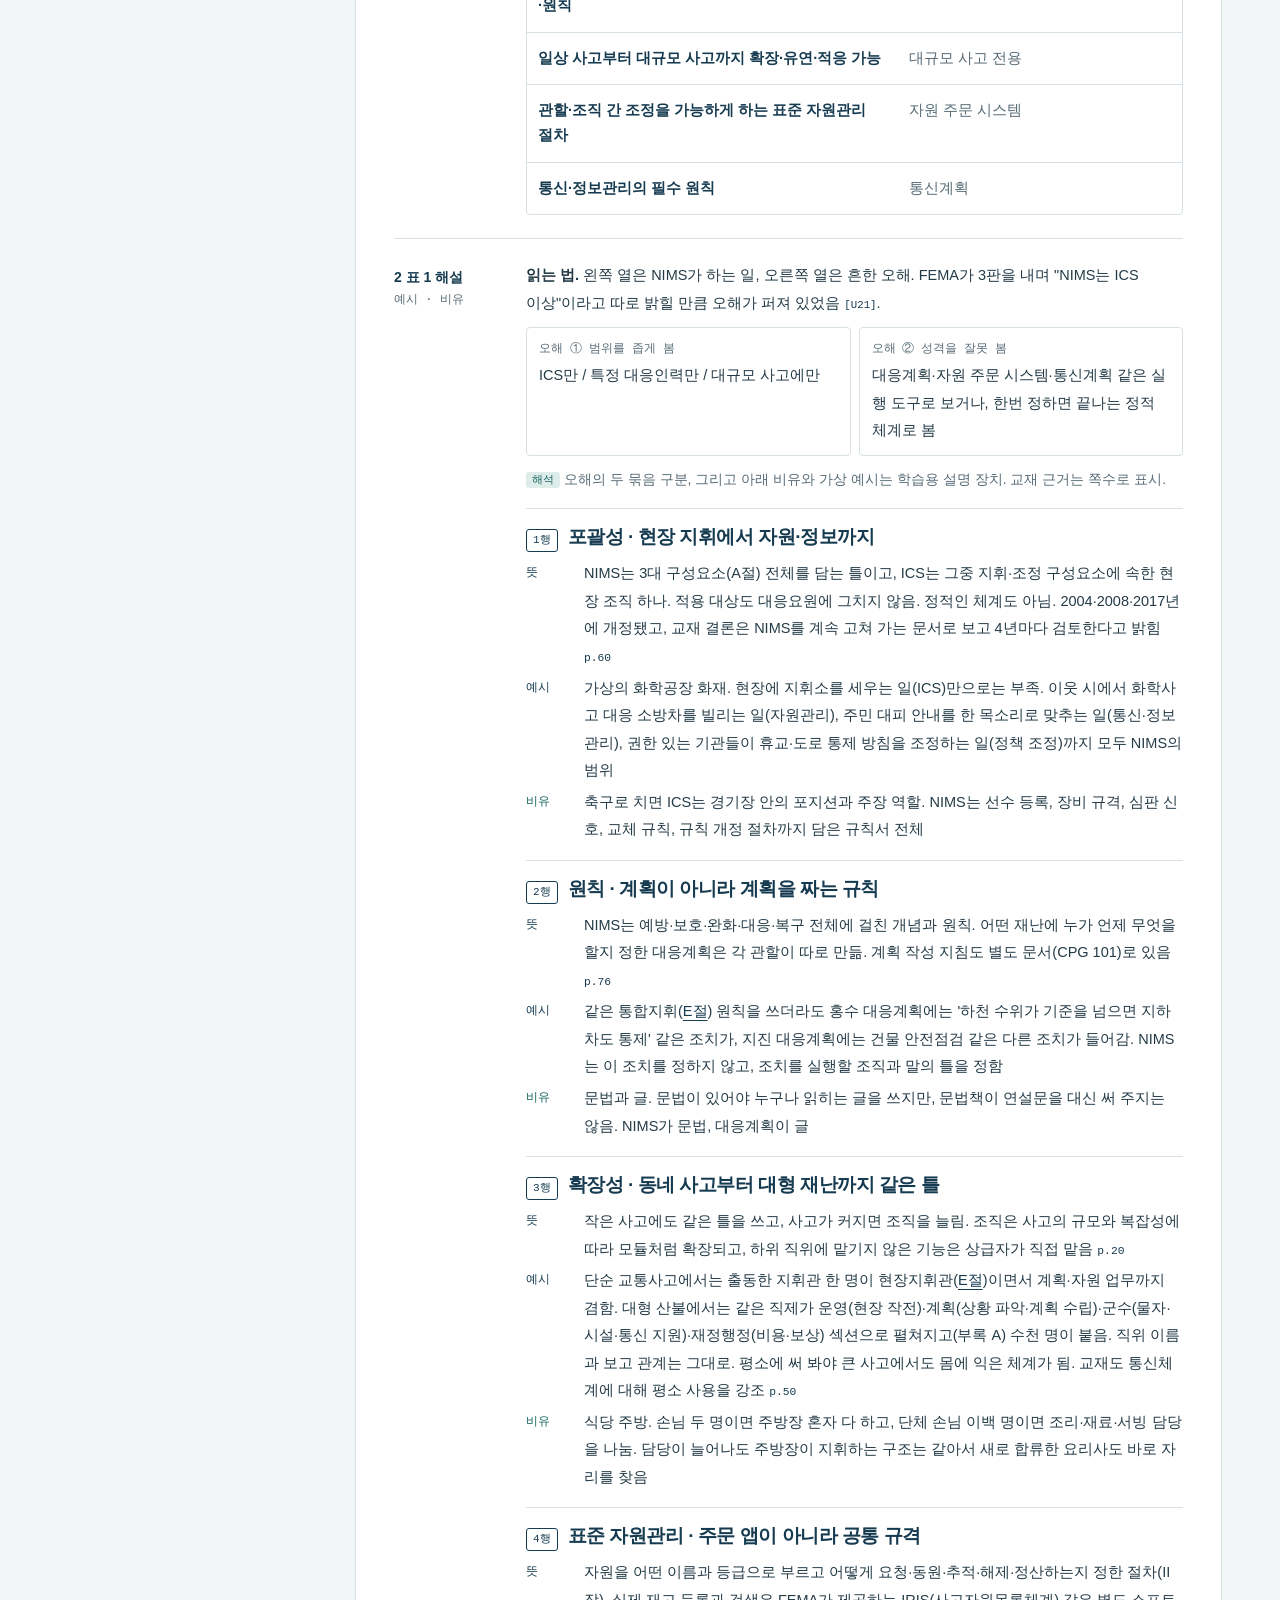
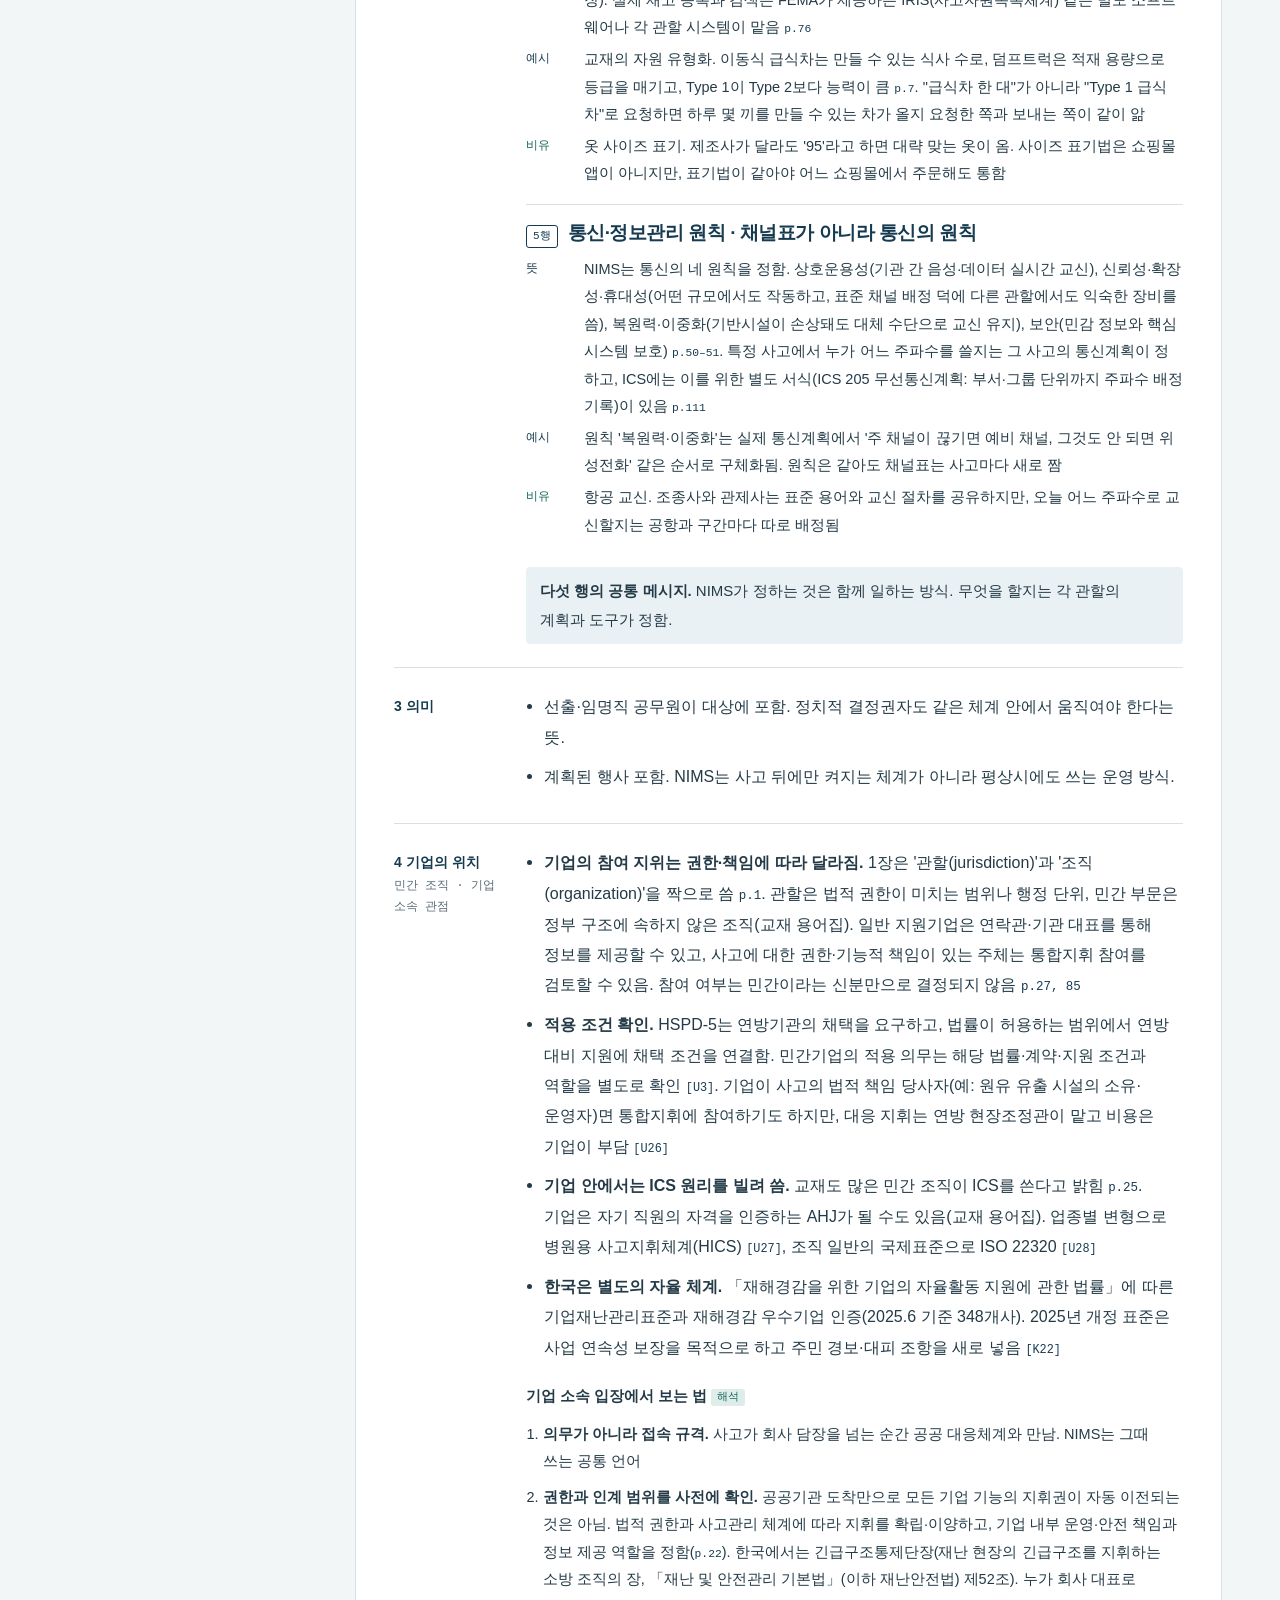
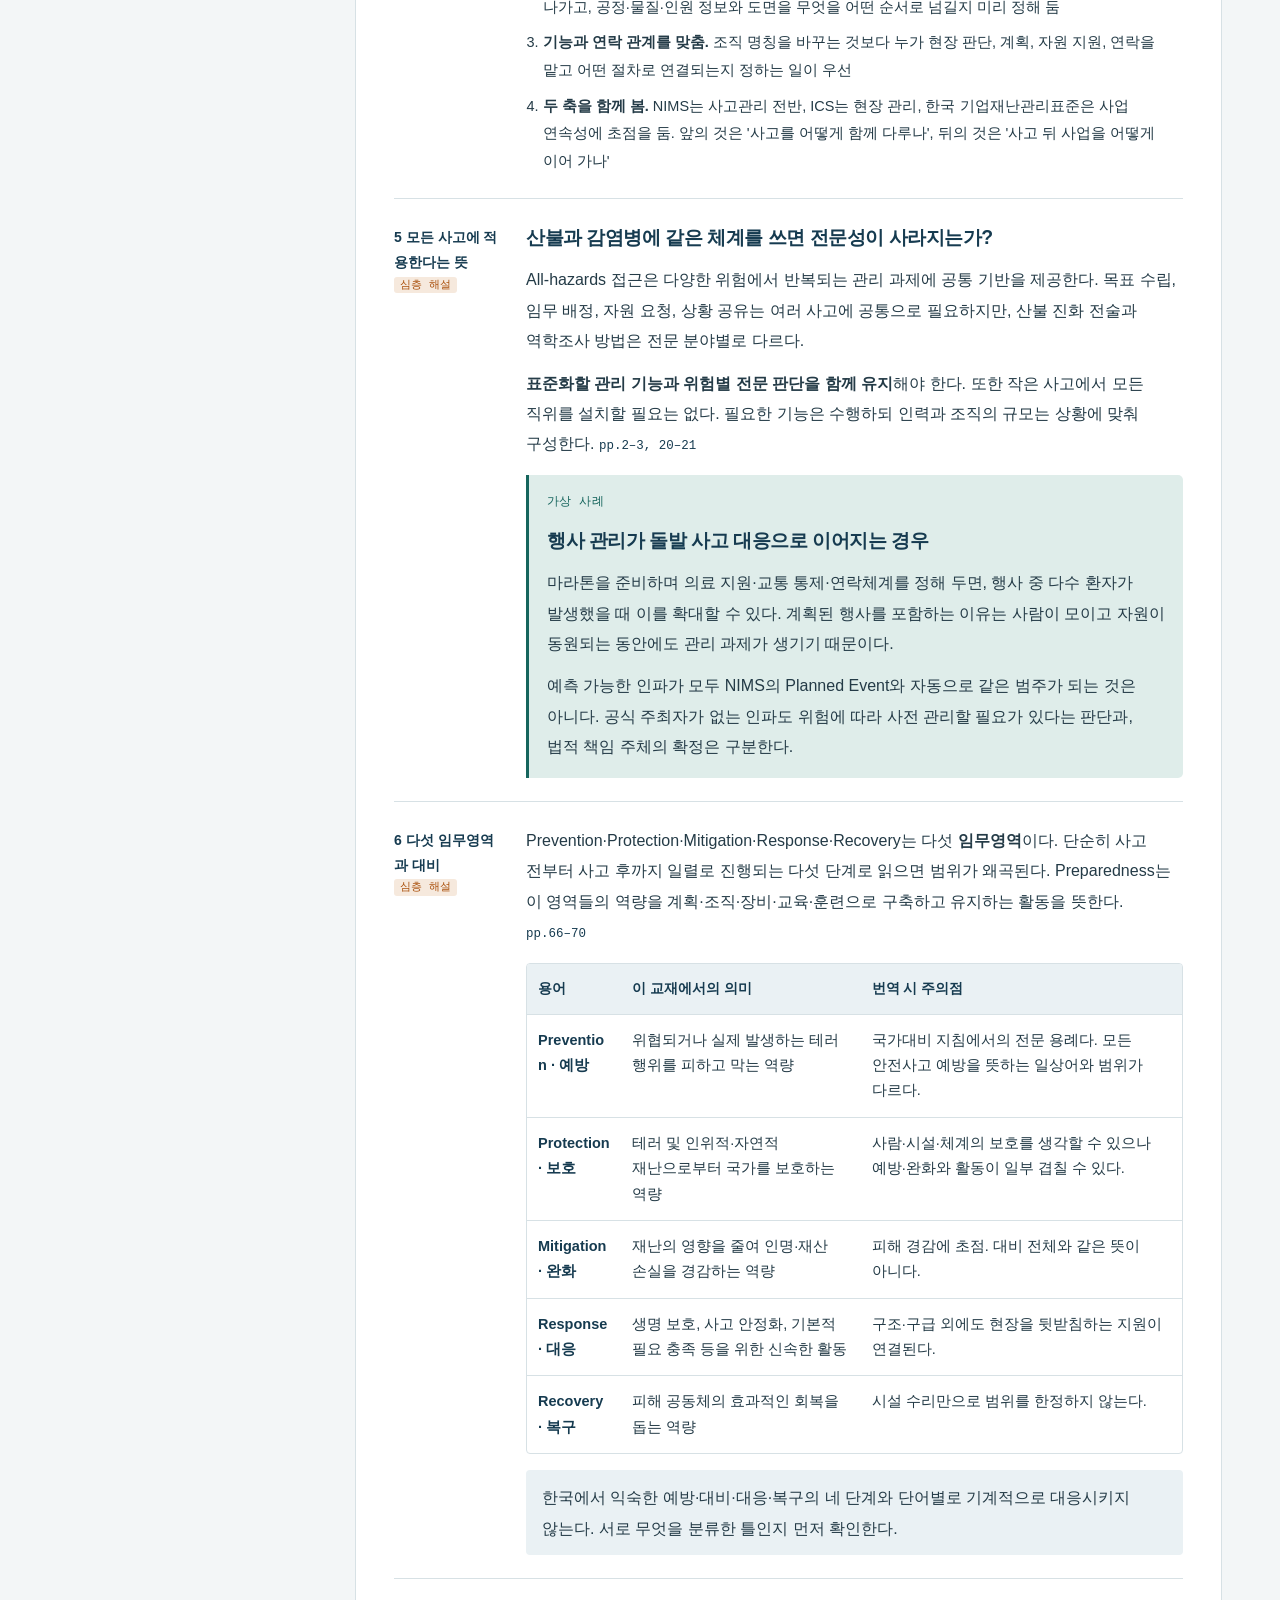
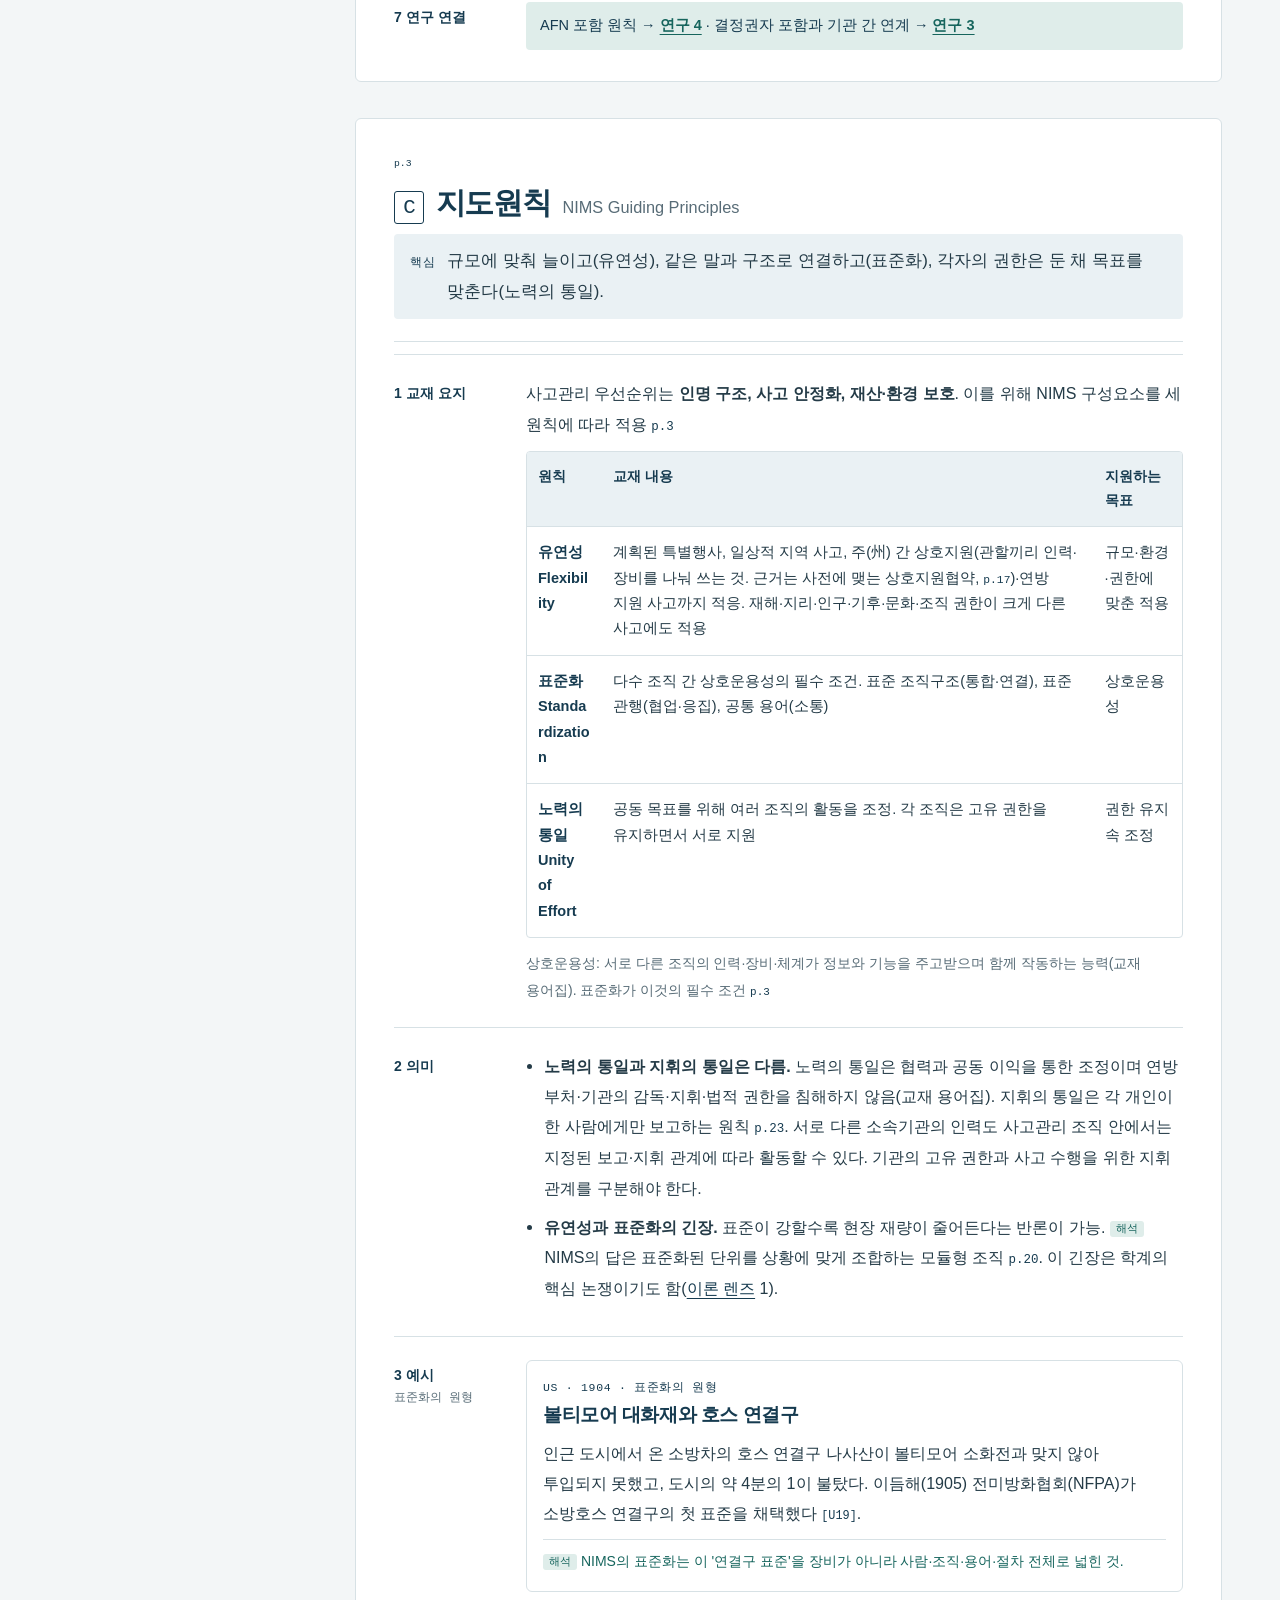
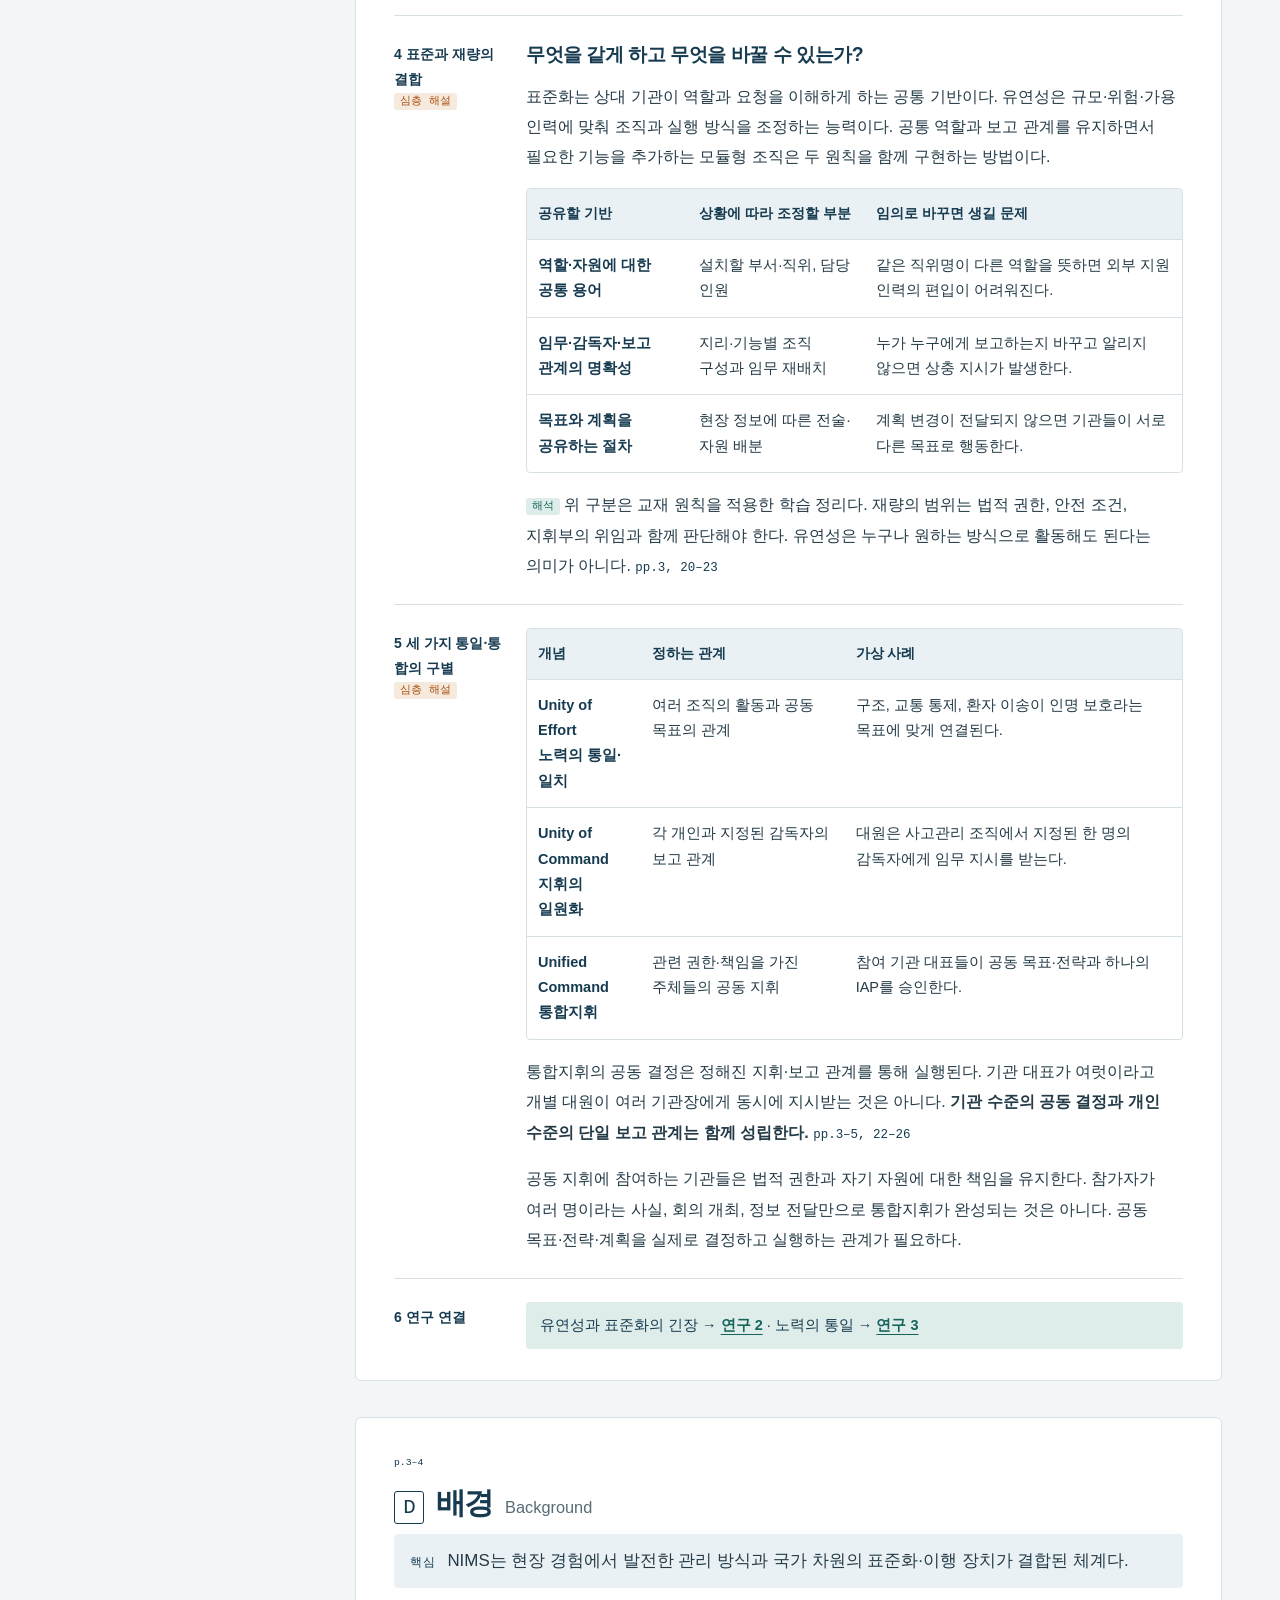
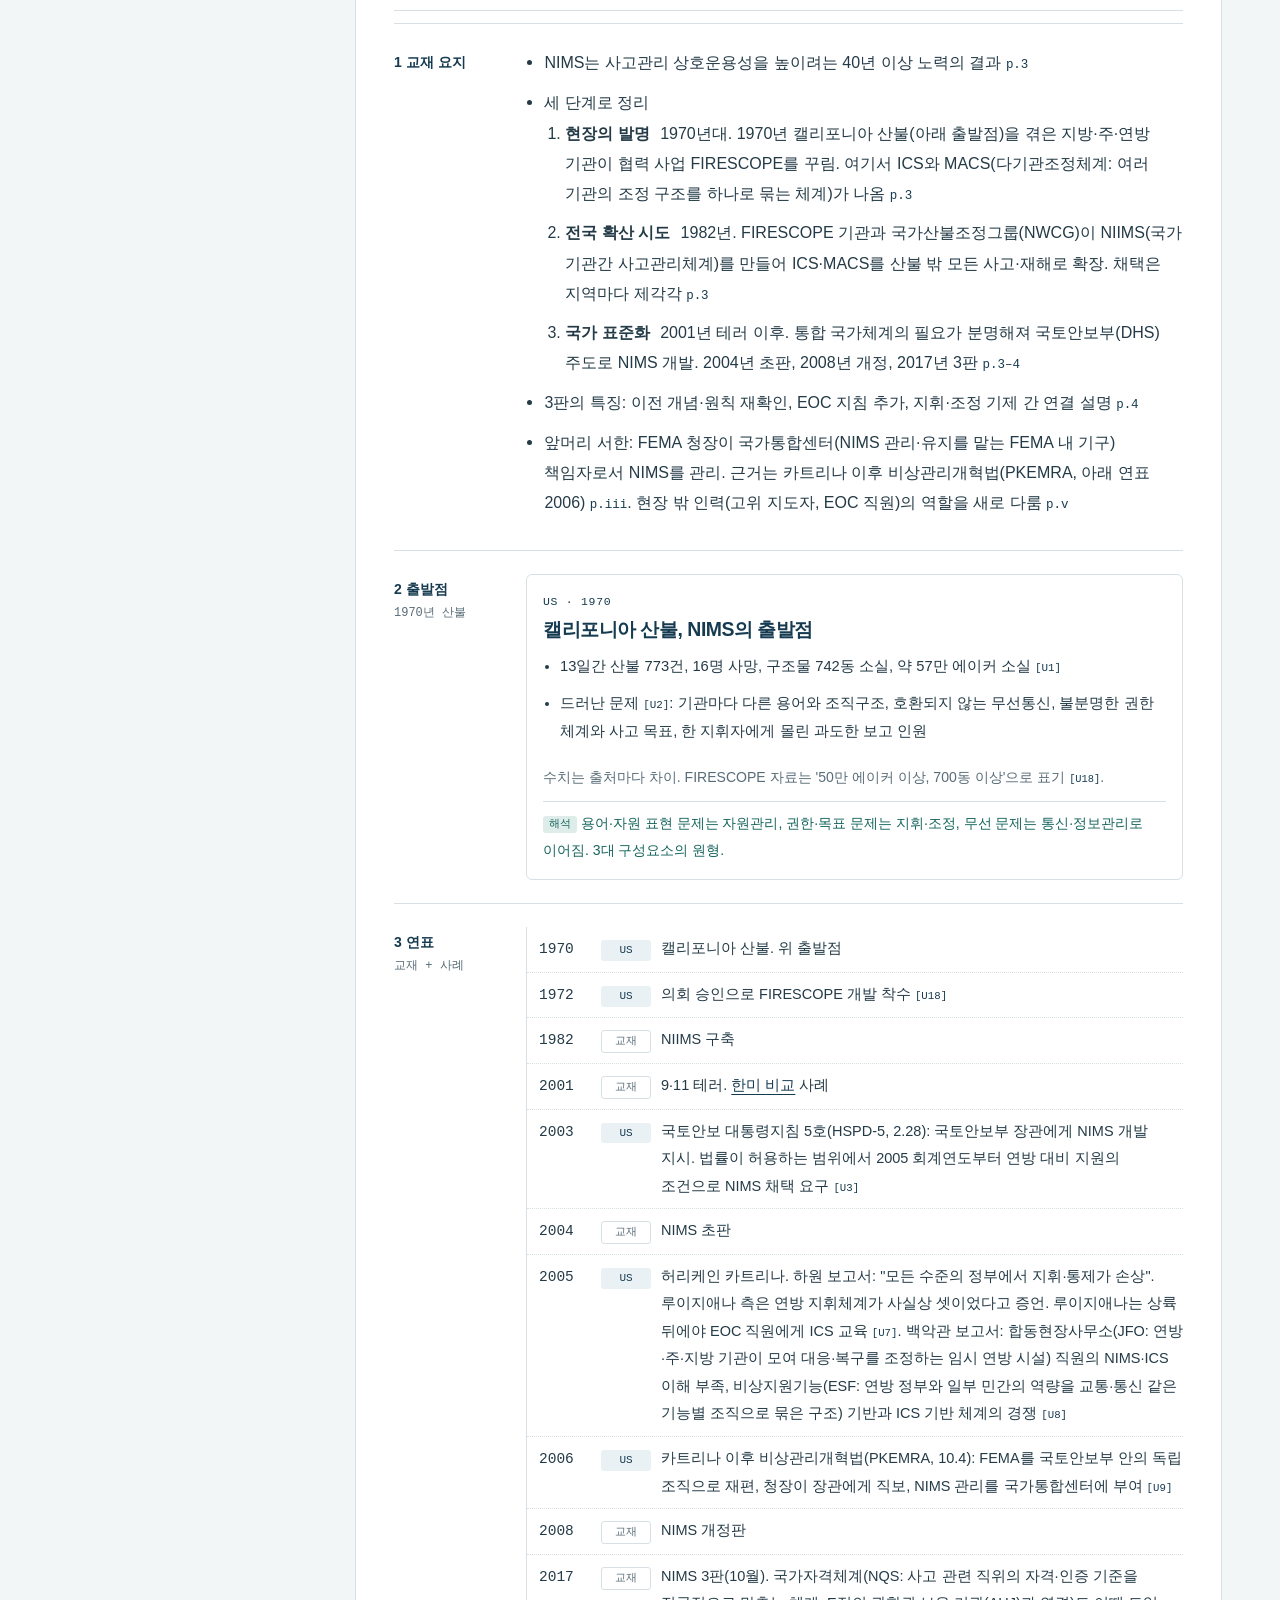
<file: chapters/01/index.html>
<!doctype html>
<html lang="ko"><head><meta charset="utf-8"><meta name="viewport" content="width=device-width, initial-scale=1">
<meta name="description" content="NIMS 제1장 기초와 개념: 세 구성요소, 세 원칙, 주요 용어와 한미 비교·연구 연결을 읽는 심층 학습 노트."><meta name="version" content="2.8.0">
<title>제1장 NIMS의 기초와 개념 | 현장지휘체계 학습 노트</title>
<link rel="stylesheet" href="../../styles.css"><link rel="stylesheet" href="../../book.css"><link rel="stylesheet" href="../../chapter1.css"><script defer src="../../chapter1.js"></script><!-- keyword-style:start --><link rel="stylesheet" href="../../keyword-notes.css"><!-- keyword-style:end --></head>
<body class="chapter1-page" id="top"><a class="skip-link" href="#intro">본문으로 이동</a><div class="reading-progress" aria-hidden="true"><span></span></div>
<header class="site-header"><a class="brand" href="../../index.html"><strong>NIMS</strong><span>제1장 학습 노트</span></a><a class="repository-link" href="https://github.com/dorobo99-prog/nims-chapter3-study">자료 저장소 ↗</a></header>
<nav class="book-nav" aria-label="교재 전체 탐색"><a href="../../index.html">← 전체 목차</a><a href="../01/" aria-current="page">제1장</a><a href="../02/">제2장 자원관리</a><a href="../03/">제3장</a><a href="../04/">제4장</a><a href="../05/">제5장 결론</a><a href="../06/">제6장</a><a href="../07/">제7장 약어</a><a href="../08/">제8장 자료</a><a href="../../appendices/a/">부록 A</a><a href="../../appendices/b/">부록 B</a></nav>
<div class="layout"><aside class="desktop-toc"><nav aria-label="제1장 학습 목차"><p class="toc-label">제1장 학습 목차</p><ol><li><a href="#intro" data-chapter="intro"><span>01</span>도입 질문</a></li><li><a href="#a" data-chapter="a"><span>02</span>A. 서론</a></li><li><a href="#b" data-chapter="b"><span>03</span>B. 적용성과 범위</a></li><li><a href="#c" data-chapter="c"><span>04</span>C. 지도원칙</a></li><li><a href="#d" data-chapter="d"><span>05</span>D. 배경</a></li><li><a href="#e" data-chapter="e"><span>06</span>E. 주요 용어</a></li><li><a href="#f" data-chapter="f"><span>07</span>F. 대체와 이행</a></li><li><a href="#theory" data-chapter="theory"><span>08</span>이론 렌즈</a></li><li><a href="#compare" data-chapter="compare"><span>09</span>한미 비교</a></li><li><a href="#research" data-chapter="research"><span>10</span>연구 연계</a></li><li><a href="#concepts" data-chapter="concepts"><span>11</span>학습용 개념사전</a></li><li><a href="#synthesis" data-chapter="synthesis"><span>12</span>종합·이해 확인</a></li><li><a href="#abbr" data-chapter="abbr"><span>13</span>약어 색인</a></li><li><a href="#refs" data-chapter="refs"><span>14</span>참고문헌</a></li></ol><!-- keyword-toc:start --><a class="keyword-toc-link" href="#keyword-notes" data-chapter="keyword-notes">키워드 보충설명 · 8</a><!-- keyword-toc:end --></nav><p class="toc-note">교재 해설과 학습 확장<br>A–F · 이론·비교·연구<br>제공 서브노트 기반</p></aside>
<div class="content-column"><header class="hero"><div class="hero-subject">CHAPTER I · FUNDAMENTALS AND CONCEPTS OF NIMS</div><h1>함께 움직이는<br>공통의 기반.</h1><p>공통의 용어·체계·절차에서 공동 행동까지.<br>NIMS의 기초를 읽고, 적용 조건을 살펴봅니다.</p><a class="start-link" href="#intro">제1장 학습 시작 ↓</a><!-- keyword-quick:start --><p class="keyword-quick"><a href="#keyword-notes">키워드 보충설명 8항목 읽기 ↓</a></p><!-- keyword-quick:end --></header>
<details class="mobile-toc"><summary><span>목차</span><strong id="current-chapter">도입 질문</strong></summary><nav aria-label="제1장 모바일 목차"><p class="toc-label">제1장 학습 목차</p><ol><li><a href="#intro" data-chapter="intro"><span>01</span>도입 질문</a></li><li><a href="#a" data-chapter="a"><span>02</span>A. 서론</a></li><li><a href="#b" data-chapter="b"><span>03</span>B. 적용성과 범위</a></li><li><a href="#c" data-chapter="c"><span>04</span>C. 지도원칙</a></li><li><a href="#d" data-chapter="d"><span>05</span>D. 배경</a></li><li><a href="#e" data-chapter="e"><span>06</span>E. 주요 용어</a></li><li><a href="#f" data-chapter="f"><span>07</span>F. 대체와 이행</a></li><li><a href="#theory" data-chapter="theory"><span>08</span>이론 렌즈</a></li><li><a href="#compare" data-chapter="compare"><span>09</span>한미 비교</a></li><li><a href="#research" data-chapter="research"><span>10</span>연구 연계</a></li><li><a href="#concepts" data-chapter="concepts"><span>11</span>학습용 개념사전</a></li><li><a href="#synthesis" data-chapter="synthesis"><span>12</span>종합·이해 확인</a></li><li><a href="#abbr" data-chapter="abbr"><span>13</span>약어 색인</a></li><li><a href="#refs" data-chapter="refs"><span>14</span>참고문헌</a></li></ol><!-- keyword-toc:start --><a class="keyword-toc-link" href="#keyword-notes" data-chapter="keyword-notes">키워드 보충설명 · 8</a><!-- keyword-toc:end --></nav></details>
<main class="chapter1-body"><div class="chapter1-controls"><div class="howto">
    <p><strong>핵심 질문</strong> 서로 다른 권한과 전문성을 가진 기관들이 공동 목표를 향해 움직이려면 무엇을 공유하고, 무엇을 유지해야 하는가?</p>
    <div class="legend"><span><span class="pg">p.3</span> 교재 근거</span><span><span class="tag t-ext">교재 외</span> 공식 지침·추가 문헌</span><span><span class="tag t-int">해석</span> 학습 해설·분석</span><span><span class="tag t-chk">가설</span> 검증할 설명</span></div>
    <div class="mode" role="group" aria-label="보기 방식">
      <span>보기</span>
      <button type="button" id="mode-full" data-mode-btn="full" aria-pressed="true">전체</button>
      <button type="button" id="mode-brief" data-mode-btn="brief" aria-pressed="false">핵심 한 줄만</button>
    </div>
  </div><p class="source-boundary">사용자 제공 「NIMS 제1장 심층 서브노트」를 수록했습니다. 교재 요지와 ‘교재 외·해석·가설·확인 필요’ 표시를 구별해 읽으세요. 표와 개념도는 제공 서브노트의 학습 자료입니다.</p></div>
<section class="sec chapter" id="intro" data-toc-label="도입 질문" aria-labelledby="heading-intro">
  <div class="sec-head">
    <h2 id="heading-intro">도입 질문</h2>
    <p class="key"><span class="lab">핵심</span><span>1장은 "여러 기관이 처음 만나도 함께 움직이게 하려면 무엇이 필요한가"에 대한 NIMS(국가사고관리체계, A절)의 답이다.</span></p>
  </div>
  <div class="field">
    <div class="flab"><b>1 던질 질문</b></div>
    <div class="fbody"><p class="lead">같은 목표를 가진 기관들이 모였는데도, 왜 정보와 자원이 공동 행동으로 이어지지 않는가?</p><p>인력·장비의 부족, 서로 다른 용어, 불명확한 권한, 지원 요청 절차, 기관 간 신뢰 등 여러 원인이 가능하다. NIMS는 이 가운데 기관들이 함께 일하는 방식에 공통 기반을 제공한다.</p><p class="note">9·11 펜타곤과 세계무역센터 사례는 기관 간 조정의 차이를 검토하는 자료다. 두 현장의 피해와 작전 조건도 다르므로 단일 원인 비교로 읽지 않는다.</p></div>
  </div>
  <div class="field">
    <div class="flab"><b>2 장 지도</b>분량 5쪽</div>
    <div class="fbody">
      <div class="chmap">
        <div><b>A</b>서론 · NIMS는 무엇인가</div>
        <div><b>B</b>적용성과 범위 · 누구에게, 어디까지</div>
        <div><b>C</b>지도원칙 · 어떤 원칙으로</div>
        <div><b>D</b>배경 · 어디서 왔나</div>
        <div><b>E</b>주요 용어 · 먼저 알아야 할 말</div>
        <div><b>F</b>대체 · 무엇을 대신하나</div>
      </div>
      <p class="note">1장은 II~IV장에서 전개할 3대 구성요소(자원관리, 지휘·조정, 통신·정보관리)와 III장의 지휘·조정 구조를 미리 보여주는 장. F 뒤에는 이론 렌즈 → 한미 비교 → 연구 연계로 이어짐.</p>
    </div>
  </div>
</section><section class="sec chapter" id="a" data-toc-label="A. 서론" aria-labelledby="heading-a">
  <div class="sec-head">
    <div class="sec-meta"><span class="pg">p.1–2</span></div>
    <h2 id="heading-a"><span class="letter">A</span>서론 · NIMS는 무엇인가 <span class="en">Introduction</span></h2>
    <p class="key"><span class="lab">핵심</span><span>NIMS는 대응계획이 아니라, 서로 다른 조직이 바로 함께 일할 수 있게 하는 공통의 어휘·체계·절차다.</span></p>
  </div>

  <div class="field">
    <div class="flab"><b>1 이름 풀이</b></div>
    <div class="fbody">
      <div class="namegrid">
        <div><span class="w">N</span><b>National · 국가</b><span>연방만이 아니라 지방·주·부족·준주·연방 정부 전체를 아우르는 전국 단위(교재 용어집 'National'). 부족은 아메리카 원주민 부족 자치정부, 준주는 푸에르토리코·괌 같은 미국령(각주 5). 적용 대상에는 NGO(비정부기구)와 민간도 포함 <span class="pg">p.1</span></span></div>
        <div><span class="w">I</span><b>Incident · 사고</b><span>화재·교통사고부터 대형재난·테러, 스포츠 행사 같은 계획된 행사까지(각주 1). '재난(disaster)'보다 넓은 말</span></div>
        <div><span class="w">M</span><b>Management · 관리</b><span>현장 지휘에 그치지 않고 자원·정보·기관 간 조정까지 포함</span></div>
        <div><span class="w">S</span><b>System · 체계</b><span>원칙·조직구조·용어·절차의 묶음. 특정 계획서나 소프트웨어가 아님(표 1, <span class="pg">p.2</span>)</span></div>
      </div>
      <p class="note">발간: 미국 국토안보부(DHS) 산하 연방재난관리청(FEMA). 2004년 초판, 2008년 개정, 이 교재가 2017년 3판.</p>
      <p class="note"><span class="tag t-int">해석</span> 국내 문헌은 '국가사고관리체계' 외에 '국가재난관리체계' 등으로도 옮김 <a class="ref" href="#k2">[K2]</a>. 원어 Incident의 범위를 살리려면 '사고관리'가 더 가까움.</p>
    </div>
  </div>

  <div class="field">
    <div class="flab"><b>2 교재 요지</b></div>
    <div class="fbody">
      <ul>
        <li>사고의 규모·빈도·복잡성·범위는 다양하지만, 모든 사고에 여러 인력과 조직의 조정이 필요. 성공 조건은 자원 공유, 사고 조정·관리, 정보 전달에 대한 <strong>공통적이고 상호운용 가능한 접근</strong> <span class="pg">p.1</span>. 상호운용성의 뜻은 <a href="#c">C절</a></li>
        <li>NIMS는 모든 수준의 정부·NGO·민간이 예방·보호·완화·대응·복구를 함께 하도록 안내. 전체 공동체(whole community)에 공통 어휘·체계·절차를 제공해 국가대비체계의 역량을 실현 <span class="pg">p.1</span></li>
        <li>운영체계로 ICS(사고지휘체계: 현장 지휘 조직의 표준), EOC(비상운영센터) 구조, MAC Group(다기관조정그룹)을 정의. 교통사고부터 대형재난까지 모든 사고에 적용 <span class="pg">p.1</span>. EOC와 MAC Group의 정의는 <a href="#e">E절</a></li>
        <li>3대 구성요소를 블록 쌓기식(building-block)으로 제시. 세 요소 모두 적용해야 성공적 이행 <span class="pg">p.1–2</span></li>
        <li>각주: 전체 공동체는 민간·비영리·시민 참여까지 포함(각주 2), 국가대비체계는 국가대비목표 달성 절차(각주 3)</li>
      </ul>
      <div class="blocks" role="figure" aria-label="NIMS 3대 구성요소">
        <div class="roof"><span>NIMS · 블록 쌓기식 접근</span><span class="pg">p.1–2</span></div>
        <div class="block"><span class="ch">II장</span><strong>자원관리</strong><span>인력·팀·시설·장비·물자를 사고 전·중에 체계적으로 관리</span><em>무엇으로 대응하나</em></div>
        <div class="block"><span class="ch">III장</span><strong>지휘·조정</strong><span>현장 수준과 사고지원 수준(현장 밖에서의 지원)의 리더십 역할, 절차, 조직구조와 그 상호작용</span><em>누가 어떻게 결정하나</em></div>
        <div class="block"><span class="ch">IV장</span><strong>통신·정보관리</strong><span>의사결정자가 결정하고 전달하는 데 필요한 수단과 정보</span><em>무엇을 알고 전달하나</em></div>
      </div>
      <p class="note"><span class="tag t-int">해석</span> 각 블록 아래 질문형 요약은 학습용 정리.</p>
    </div>
  </div>

  <div class="field">
    <div class="flab"><b>3 왜 필요했나</b></div>
    <div class="fbody">
      <ul>
        <li><strong>사고는 지역에서 시작.</strong> 대부분의 사고는 지방 기관이 자체 통신·출동·인력으로 처리 <span class="pg">p.19</span></li>
        <li><strong>커지면 낯선 조직이 합류.</strong> 큰 사고는 이웃 관할(jurisdiction: 법적 권한이 미치는 범위, 또는 시·군·주 같은 행정 단위. 교재 용어집), 여러 분야, 외부 자원과 지원이 필요한 규모로 빠르게 확대 <span class="pg">p.19</span>. 연방정부는 주지사·부족 지도자의 요청이 승인될 때, 연방 이익이 걸릴 때, 법률이 정할 때 개입 <span class="pg">p.47</span></li>
        <li><strong>문제는 처음 만나는 순간.</strong> 관할·조직마다 권한, 관리구조, 통신 역량·프로토콜이 다름 <span class="pg">p.1</span>. 이 차이 때문에 도착한 지원이 쓰이지 못함</li>
      </ul>
    </div>
  </div>

  <div class="field">
    <div class="flab"><b>4 NIMS의 위치</b>관련 문서 지도</div>
    <div class="fbody">
      <ol class="docmap">
        <li><b>국가대비목표</b><i>National Preparedness Goal</i><span>무엇을 이루려 하나. 가장 큰 위협에 대비한 역량을 갖춘 안전하고 회복력 있는 국가(교재 용어집)</span></li>
        <li><b>국가대비체계</b><i>National Preparedness System</i><span>목표에 이르는 조직적 절차(각주 3)</span></li>
        <li><b>국가계획체계</b><i>National Planning Frameworks</i><span>예방·보호·완화·대응·복구 5개 임무영역별 역할 지침(교재 용어집). 이 중 대응 분야가 국가대응체계(NRF), 2008년 이전 국가대응계획(NRP)을 대체 <span class="tag t-ext">교재 외</span> <a class="ref" href="#u20">[U20]</a></span></li>
        <li class="here"><b>NIMS</b><i>National Incident Management System</i><span>위 모든 것을 실행할 때 쓰는 공통 어휘·체계·절차 <span class="pg">p.1</span></span></li>
      </ol>
      <p class="note"><span class="tag t-int">해석</span> NRF가 '누가 무엇을 맡는가'라면 NIMS는 '어떤 방식으로 함께 일하는가'. NRF의 대응 조직은 NIMS와 ICS를 토대로 함 <a class="ref" href="#u20">[U20]</a>.</p>
    </div>
  </div>

  <div class="field">
    <div class="flab"><b>5 의미</b></div>
    <div class="fbody">
      <ul>
        <li>세 블록은 따로 쓰는 매뉴얼이 아니라 함께 작동하는 한 체계. 교재가 "세 구성요소 모두"를 강조하는 이유 <span class="pg">p.2</span>. <span class="tag t-int">해석</span> 한 구성요소의 취약성이 다른 구성요소의 성과를 제한할 수 있다. 예를 들어 자원이 도착해도 임무 배정과 정보 공유가 부족하면 활용이 지연된다.</li>
      </ul>
    </div>
  </div>

  <div class="field deep" id="system-to-action"><div class="flab"><b>6 체계에서 행동까지</b><span class="tag t-ext">심층 해설</span></div><div class="fbody"><div class="question"><h3>체계가 있으면 대응계획은 따로 필요 없는가?</h3><p>NIMS는 여러 조직이 함께 작동할 공통 기반을 제공한다. 그러나 어느 도로를 통제하고 어느 대피소를 열지는 위험, 시설, 인구, 가용 자원과 권한에 따라 달라진다. 공통 원리를 해당 지역·사고의 구체적인 행동으로 바꾸는 계획과 절차가 필요하다.</p></div><div class="tbl"><table class="study-table"><thead><tr><th>수준</th><th>담는 내용</th><th>가상 홍수 대응에 적용</th></tr></thead><tbody><tr><td data-label="수준"><div class="cell-value">원칙·교리</div></td><td data-label="담는 내용"><div class="cell-value">공유하는 관리의 방향과 기본 원리</div></td><td data-label="가상 홍수 대응에 적용"><div class="cell-value">공통 용어를 사용하고 공동 목표에 맞춰 자원을 조정한다.</div></td></tr><tr><td data-label="수준"><div class="cell-value">조직·체계</div></td><td data-label="담는 내용"><div class="cell-value">지휘·지원·정보·자원을 연결하는 역할과 관계</div></td><td data-label="가상 홍수 대응에 적용"><div class="cell-value">현장 지휘, 자원 지원, 상황 분석의 담당과 연결을 정한다.</div></td></tr><tr><td data-label="수준"><div class="cell-value">계획</div></td><td data-label="담는 내용"><div class="cell-value">특정 위험·지역·기간의 목표, 역할, 자원, 조치</div></td><td data-label="가상 홍수 대응에 적용"><div class="cell-value">어느 구역을 대피시키고 누가 이동을 지원할지 정한다.</div></td></tr><tr><td data-label="수준"><div class="cell-value">절차·도구</div></td><td data-label="담는 내용"><div class="cell-value">실행 순서와 이를 기록·전달할 수단</div></td><td data-label="가상 홍수 대응에 적용"><div class="cell-value">연락 순서, 확인 항목, 보고 서식, 지도·통신장비를 사용한다.</div></td></tr></tbody></table></div><p><span class="tag t-int">해석</span> 네 수준은 학습을 위한 구분이다. NIMS 자체에도 절차가 포함되므로 서로 완전히 배타적인 범주는 아니다. 장비나 서식만 도입해도 권한·역할·정보 흐름이 정리되지 않으면 공동 대응이 지연될 수 있다. <span class="pg">pp.1–2</span></p></div></div><div class="field deep" id="three-components"><div class="flab"><b>7 세 구성요소의 연결</b><span class="tag t-ext">심층 해설</span></div><div class="fbody"><aside class="scenario"><p class="smallcaps">가상 사례</p><h3>하천 범람으로 주민이 고립된 상황</h3><p><strong>지휘·조정</strong>에서 우선 구조할 지역과 임무를 정한다. <strong>자원관리</strong>는 필요한 구조팀의 능력과 수량을 확인하고 요청·배치·추적한다. <strong>통신·정보관리</strong>는 수위·접근로·고립자 정보를 검증해 지휘부와 지원기관에 전달한다.</p><p>새 정보로 접근로가 막힌 사실이 확인되면 작전을 바꾸고 다른 자원을 요청한다. 세 구성요소는 한 번씩 거치는 단계가 아니라 서로 정보를 주고받으며 반복해서 작동한다.</p></aside><p class="takeaway">학습의 초점: 조직도가 있는지뿐 아니라, 결정·자원·정보가 어떤 경로로 서로 연결되는지를 본다.</p></div></div><div class="field">
    <div class="flab"><b>8 연구 연결</b></div>
    <div class="fbody"><p class="rlink">3대 구성요소는 재난 보고서의 실패 지적을 분류하는 코딩 틀로 쓸 수 있음 → <a href="#idea1">연구 1</a></p></div>
  </div>
</section><section class="sec chapter" id="b" data-toc-label="B. 적용성과 범위" aria-labelledby="heading-b">
  <div class="sec-head">
    <div class="sec-meta"><span class="pg">p.2</span></div>
    <h2 id="heading-b"><span class="letter">B</span>적용성과 범위 <span class="en">Applicability and Scope</span></h2>
    <p class="key"><span class="lab">핵심</span><span>NIMS는 현장 대응요원만의 규칙이 아니다. 결정권자·민간·NGO, 그리고 계획된 행사까지 포함한다.</span></p>
  </div>

  <div class="field">
    <div class="flab"><b>1 교재 요지</b></div>
    <div class="fbody">
      <ul>
        <li>대상: 사고관리·지원 책임이 있는 모든 이해관계자. 긴급대응요원과 비상관리 인력, NGO(종교·지역사회 기반 단체), 민간, 사고 관련 결정을 내리는 <strong>선출·임명직 공무원</strong></li>
        <li>포용: 모든 사고관리 노력은 장애인과 <strong>접근·기능적 요구(AFN)</strong>를 가진 사람을 충분히 포함. AFN은 일시적이든 영구적이든 스스로 행동하기 어려워 이동·의사소통·교통·안전·건강 유지에 지원이 필요한 개인 상황(각주 4). 기준은 장애인·노인 같은 집단 이름보다 대피하려면 무엇을 도와야 하는가라는 필요. 예: 사이렌만 울리면 청각장애인이, 한 언어로만 안내하면 그 언어를 못 읽는 사람이 대피 안내를 놓침(교재 III장 대국민 정보 지침)</li>
        <li>범위: 규모·복잡성과 무관한 모든 사고, 그리고 <strong>계획된 행사</strong>(예: 스포츠 행사)</li>
      </ul>
      <div class="tbl">
        <table class="study-table">
          <caption>표 1. NIMS 개요 <span class="pg">p.2</span></caption>
          <thead><tr><th>NIMS인 것</th><th>NIMS가 아닌 것</th></tr></thead>
          <tbody>
            <tr><td data-label="NIMS인 것"><div class="cell-value">지휘·조정, 자원관리, 정보관리를 포괄하는 전국적·체계적 사고관리 접근</div></td><td class="no" data-label="NIMS가 아닌 것"><div class="cell-value">ICS만을 뜻하는 것 / 특정 대응인력 전용 / 정적인 체계</div></td></tr>
            <tr><td data-label="NIMS인 것"><div class="cell-value">5대 임무영역(예방·보호·완화·대응·복구) 전반의 개념·원칙</div></td><td class="no" data-label="NIMS가 아닌 것"><div class="cell-value">대응계획</div></td></tr>
            <tr><td data-label="NIMS인 것"><div class="cell-value">일상 사고부터 대규모 사고까지 확장·유연·적응 가능</div></td><td class="no" data-label="NIMS가 아닌 것"><div class="cell-value">대규모 사고 전용</div></td></tr>
            <tr><td data-label="NIMS인 것"><div class="cell-value">관할·조직 간 조정을 가능하게 하는 표준 자원관리 절차</div></td><td class="no" data-label="NIMS가 아닌 것"><div class="cell-value">자원 주문 시스템</div></td></tr>
            <tr><td data-label="NIMS인 것"><div class="cell-value">통신·정보관리의 필수 원칙</div></td><td class="no" data-label="NIMS가 아닌 것"><div class="cell-value">통신계획</div></td></tr>
          </tbody>
        </table>
      </div>
    </div>
  </div>

  <div class="field">
    <div class="flab"><b>2 표 1 해설</b>예시 · 비유</div>
    <div class="fbody">
      <div class="readhow">
        <p><strong>읽는 법.</strong> 왼쪽 열은 NIMS가 하는 일, 오른쪽 열은 흔한 오해. FEMA가 3판을 내며 "NIMS는 ICS 이상"이라고 따로 밝힐 만큼 오해가 퍼져 있었음 <a class="ref" href="#u21">[U21]</a>.</p>
        <div class="mis2">
          <div><span class="col">오해 ① 범위를 좁게 봄</span>ICS만 / 특정 대응인력만 / 대규모 사고에만</div>
          <div><span class="col">오해 ② 성격을 잘못 봄</span>대응계획·자원 주문 시스템·통신계획 같은 실행 도구로 보거나, 한번 정하면 끝나는 정적 체계로 봄</div>
        </div>
        <p class="note"><span class="tag t-int">해석</span> 오해의 두 묶음 구분, 그리고 아래 비유와 가상 예시는 학습용 설명 장치. 교재 근거는 쪽수로 표시.</p>
      </div>

      <div class="t1rows">
        <article class="t1row">
          <div class="t1-h"><span class="lv-chip">1행</span><h3>포괄성 · 현장 지휘에서 자원·정보까지</h3></div>
          <dl>
            <dt>뜻</dt><dd>NIMS는 3대 구성요소(A절) 전체를 담는 틀이고, ICS는 그중 지휘·조정 구성요소에 속한 현장 조직 하나. 적용 대상도 대응요원에 그치지 않음. 정적인 체계도 아님. 2004·2008·2017년에 개정됐고, 교재 결론은 NIMS를 계속 고쳐 가는 문서로 보고 4년마다 검토한다고 밝힘 <span class="pg">p.60</span></dd>
            <dt>예시</dt><dd>가상의 화학공장 화재. 현장에 지휘소를 세우는 일(ICS)만으로는 부족. 이웃 시에서 화학사고 대응 소방차를 빌리는 일(자원관리), 주민 대피 안내를 한 목소리로 맞추는 일(통신·정보관리), 권한 있는 기관들이 휴교·도로 통제 방침을 조정하는 일(정책 조정)까지 모두 NIMS의 범위</dd>
            <dt class="an">비유</dt><dd>축구로 치면 ICS는 경기장 안의 포지션과 주장 역할. NIMS는 선수 등록, 장비 규격, 심판 신호, 교체 규칙, 규칙 개정 절차까지 담은 규칙서 전체</dd>
          </dl>
        </article>

        <article class="t1row">
          <div class="t1-h"><span class="lv-chip">2행</span><h3>원칙 · 계획이 아니라 계획을 짜는 규칙</h3></div>
          <dl>
            <dt>뜻</dt><dd>NIMS는 예방·보호·완화·대응·복구 전체에 걸친 개념과 원칙. 어떤 재난에 누가 언제 무엇을 할지 정한 대응계획은 각 관할이 따로 만듦. 계획 작성 지침도 별도 문서(CPG 101)로 있음 <span class="pg">p.76</span></dd>
            <dt>예시</dt><dd>같은 통합지휘(<a href="#e">E절</a>) 원칙을 쓰더라도 홍수 대응계획에는 '하천 수위가 기준을 넘으면 지하차도 통제' 같은 조치가, 지진 대응계획에는 건물 안전점검 같은 다른 조치가 들어감. NIMS는 이 조치를 정하지 않고, 조치를 실행할 조직과 말의 틀을 정함</dd>
            <dt class="an">비유</dt><dd>문법과 글. 문법이 있어야 누구나 읽히는 글을 쓰지만, 문법책이 연설문을 대신 써 주지는 않음. NIMS가 문법, 대응계획이 글</dd>
          </dl>
        </article>

        <article class="t1row">
          <div class="t1-h"><span class="lv-chip">3행</span><h3>확장성 · 동네 사고부터 대형 재난까지 같은 틀</h3></div>
          <dl>
            <dt>뜻</dt><dd>작은 사고에도 같은 틀을 쓰고, 사고가 커지면 조직을 늘림. 조직은 사고의 규모와 복잡성에 따라 모듈처럼 확장되고, 하위 직위에 맡기지 않은 기능은 상급자가 직접 맡음 <span class="pg">p.20</span></dd>
            <dt>예시</dt><dd>단순 교통사고에서는 출동한 지휘관 한 명이 현장지휘관(<a href="#e">E절</a>)이면서 계획·자원 업무까지 겸함. 대형 산불에서는 같은 직제가 운영(현장 작전)·계획(상황 파악·계획 수립)·군수(물자·시설·통신 지원)·재정행정(비용·보상) 섹션으로 펼쳐지고(부록 A) 수천 명이 붙음. 직위 이름과 보고 관계는 그대로. 평소에 써 봐야 큰 사고에서도 몸에 익은 체계가 됨. 교재도 통신체계에 대해 평소 사용을 강조 <span class="pg">p.50</span></dd>
            <dt class="an">비유</dt><dd>식당 주방. 손님 두 명이면 주방장 혼자 다 하고, 단체 손님 이백 명이면 조리·재료·서빙 담당을 나눔. 담당이 늘어나도 주방장이 지휘하는 구조는 같아서 새로 합류한 요리사도 바로 자리를 찾음</dd>
          </dl>
        </article>

        <article class="t1row">
          <div class="t1-h"><span class="lv-chip">4행</span><h3>표준 자원관리 · 주문 앱이 아니라 공통 규격</h3></div>
          <dl>
            <dt>뜻</dt><dd>자원을 어떤 이름과 등급으로 부르고 어떻게 요청·동원·추적·해제·정산하는지 정한 절차(II장). 실제 재고 등록과 검색은 FEMA가 제공하는 IRIS(사고자원목록체계) 같은 별도 소프트웨어나 각 관할 시스템이 맡음 <span class="pg">p.76</span></dd>
            <dt>예시</dt><dd>교재의 자원 유형화. 이동식 급식차는 만들 수 있는 식사 수로, 덤프트럭은 적재 용량으로 등급을 매기고, Type 1이 Type 2보다 능력이 큼 <span class="pg">p.7</span>. "급식차 한 대"가 아니라 "Type 1 급식차"로 요청하면 하루 몇 끼를 만들 수 있는 차가 올지 요청한 쪽과 보내는 쪽이 같이 앎</dd>
            <dt class="an">비유</dt><dd>옷 사이즈 표기. 제조사가 달라도 '95'라고 하면 대략 맞는 옷이 옴. 사이즈 표기법은 쇼핑몰 앱이 아니지만, 표기법이 같아야 어느 쇼핑몰에서 주문해도 통함</dd>
          </dl>
        </article>

        <article class="t1row">
          <div class="t1-h"><span class="lv-chip">5행</span><h3>통신·정보관리 원칙 · 채널표가 아니라 통신의 원칙</h3></div>
          <dl>
            <dt>뜻</dt><dd>NIMS는 통신의 네 원칙을 정함. 상호운용성(기관 간 음성·데이터 실시간 교신), 신뢰성·확장성·휴대성(어떤 규모에서도 작동하고, 표준 채널 배정 덕에 다른 관할에서도 익숙한 장비를 씀), 복원력·이중화(기반시설이 손상돼도 대체 수단으로 교신 유지), 보안(민감 정보와 핵심 시스템 보호) <span class="pg">p.50–51</span>. 특정 사고에서 누가 어느 주파수를 쓸지는 그 사고의 통신계획이 정하고, ICS에는 이를 위한 별도 서식(ICS 205 무선통신계획: 부서·그룹 단위까지 주파수 배정 기록)이 있음 <span class="pg">p.111</span></dd>
            <dt>예시</dt><dd>원칙 '복원력·이중화'는 실제 통신계획에서 '주 채널이 끊기면 예비 채널, 그것도 안 되면 위성전화' 같은 순서로 구체화됨. 원칙은 같아도 채널표는 사고마다 새로 짬</dd>
            <dt class="an">비유</dt><dd>항공 교신. 조종사와 관제사는 표준 용어와 교신 절차를 공유하지만, 오늘 어느 주파수로 교신할지는 공항과 구간마다 따로 배정됨</dd>
          </dl>
        </article>
      </div>
      <p class="sum"><strong>다섯 행의 공통 메시지.</strong> NIMS가 정하는 것은 함께 일하는 방식. 무엇을 할지는 각 관할의 계획과 도구가 정함.</p>
    </div>
  </div>

  <div class="field">
    <div class="flab"><b>3 의미</b></div>
    <div class="fbody">
      <ul>
        <li>선출·임명직 공무원이 대상에 포함. 정치적 결정권자도 같은 체계 안에서 움직여야 한다는 뜻.</li>
        <li>계획된 행사 포함. NIMS는 사고 뒤에만 켜지는 체계가 아니라 평상시에도 쓰는 운영 방식.</li>
      </ul>
    </div>
  </div>

  <div class="field">
    <div class="flab"><b>4 기업의 위치</b>민간 조직 · 기업 소속 관점</div>
    <div class="fbody">
      <ul>
        <li><strong>기업의 참여 지위는 권한·책임에 따라 달라짐.</strong> 1장은 '관할(jurisdiction)'과 '조직(organization)'을 짝으로 씀 <span class="pg">p.1</span>. 관할은 법적 권한이 미치는 범위나 행정 단위, 민간 부문은 정부 구조에 속하지 않은 조직(교재 용어집). 일반 지원기업은 연락관·기관 대표를 통해 정보를 제공할 수 있고, 사고에 대한 권한·기능적 책임이 있는 주체는 통합지휘 참여를 검토할 수 있음. 참여 여부는 민간이라는 신분만으로 결정되지 않음 <span class="pg">p.27, 85</span></li>
        <li><strong>적용 조건 확인.</strong> HSPD-5는 연방기관의 채택을 요구하고, 법률이 허용하는 범위에서 연방 대비 지원에 채택 조건을 연결함. 민간기업의 적용 의무는 해당 법률·계약·지원 조건과 역할을 별도로 확인 <a class="ref" href="#u3">[U3]</a>. 기업이 사고의 법적 책임 당사자(예: 원유 유출 시설의 소유·운영자)면 통합지휘에 참여하기도 하지만, 대응 지휘는 연방 현장조정관이 맡고 비용은 기업이 부담 <a class="ref" href="#u26">[U26]</a></li>
        <li><strong>기업 안에서는 ICS 원리를 빌려 씀.</strong> 교재도 많은 민간 조직이 ICS를 쓴다고 밝힘 <span class="pg">p.25</span>. 기업은 자기 직원의 자격을 인증하는 AHJ가 될 수도 있음(교재 용어집). 업종별 변형으로 병원용 사고지휘체계(HICS) <a class="ref" href="#u27">[U27]</a>, 조직 일반의 국제표준으로 ISO 22320 <a class="ref" href="#u28">[U28]</a></li>
        <li><strong>한국은 별도의 자율 체계.</strong> 「재해경감을 위한 기업의 자율활동 지원에 관한 법률」에 따른 기업재난관리표준과 재해경감 우수기업 인증(2025.6 기준 348개사). 2025년 개정 표준은 사업 연속성 보장을 목적으로 하고 주민 경보·대피 조항을 새로 넣음 <a class="ref" href="#k22">[K22]</a></li>
      </ul>
      <div class="readhow">
        <p><strong>기업 소속 입장에서 보는 법</strong> <span class="tag t-int">해석</span></p>
        <ol class="disc">
          <li><strong>의무가 아니라 접속 규격.</strong> 사고가 회사 담장을 넘는 순간 공공 대응체계와 만남. NIMS는 그때 쓰는 공통 언어</li>
          <li><strong>권한과 인계 범위를 사전에 확인.</strong> 공공기관 도착만으로 모든 기업 기능의 지휘권이 자동 이전되는 것은 아님. 법적 권한과 사고관리 체계에 따라 지휘를 확립·이양하고, 기업 내부 운영·안전 책임과 정보 제공 역할을 정함(<span class="pg">p.22</span>). 한국에서는 긴급구조통제단장(재난 현장의 긴급구조를 지휘하는 소방 조직의 장, 「재난 및 안전관리 기본법」(이하 재난안전법) 제52조). 누가 회사 대표로 나가고, 공정·물질·인원 정보와 도면을 무엇을 어떤 순서로 넘길지 미리 정해 둠</li>
          <li><strong>기능과 연락 관계를 맞춤.</strong> 조직 명칭을 바꾸는 것보다 누가 현장 판단, 계획, 자원 지원, 연락을 맡고 어떤 절차로 연결되는지 정하는 일이 우선</li>
          <li><strong>두 축을 함께 봄.</strong> NIMS는 사고관리 전반, ICS는 현장 관리, 한국 기업재난관리표준은 사업 연속성에 초점을 둠. 앞의 것은 '사고를 어떻게 함께 다루나', 뒤의 것은 '사고 뒤 사업을 어떻게 이어 가나'</li>
        </ol>
      </div>
    </div>
  </div>

  <div class="field deep" id="all-hazards"><div class="flab"><b>5 모든 사고에 적용한다는 뜻</b><span class="tag t-ext">심층 해설</span></div><div class="fbody"><div class="question"><h3>산불과 감염병에 같은 체계를 쓰면 전문성이 사라지는가?</h3><p>All-hazards 접근은 다양한 위험에서 반복되는 관리 과제에 공통 기반을 제공한다. 목표 수립, 임무 배정, 자원 요청, 상황 공유는 여러 사고에 공통으로 필요하지만, 산불 진화 전술과 역학조사 방법은 전문 분야별로 다르다.</p><p><strong>표준화할 관리 기능과 위험별 전문 판단을 함께 유지</strong>해야 한다. 또한 작은 사고에서 모든 직위를 설치할 필요는 없다. 필요한 기능은 수행하되 인력과 조직의 규모는 상황에 맞춰 구성한다. <span class="pg">pp.2–3, 20–21</span></p></div><aside class="scenario"><p class="smallcaps">가상 사례</p><h3>행사 관리가 돌발 사고 대응으로 이어지는 경우</h3><p>마라톤을 준비하며 의료 지원·교통 통제·연락체계를 정해 두면, 행사 중 다수 환자가 발생했을 때 이를 확대할 수 있다. 계획된 행사를 포함하는 이유는 사람이 모이고 자원이 동원되는 동안에도 관리 과제가 생기기 때문이다.</p><p>예측 가능한 인파가 모두 NIMS의 Planned Event와 자동으로 같은 범주가 되는 것은 아니다. 공식 주최자가 없는 인파도 위험에 따라 사전 관리할 필요가 있다는 판단과, 법적 책임 주체의 확정은 구분한다.</p></aside></div></div><div class="field deep" id="mission-areas"><div class="flab"><b>6 다섯 임무영역과 대비</b><span class="tag t-ext">심층 해설</span></div><div class="fbody"><p>Prevention·Protection·Mitigation·Response·Recovery는 다섯 <strong>임무영역</strong>이다. 단순히 사고 전부터 사고 후까지 일렬로 진행되는 다섯 단계로 읽으면 범위가 왜곡된다. Preparedness는 이 영역들의 역량을 계획·조직·장비·교육·훈련으로 구축하고 유지하는 활동을 뜻한다. <span class="pg">pp.66–70</span></p><div class="tbl"><table class="study-table"><thead><tr><th>용어</th><th>이 교재에서의 의미</th><th>번역 시 주의점</th></tr></thead><tbody><tr><td data-label="용어"><div class="cell-value">Prevention · 예방</div></td><td data-label="이 교재에서의 의미"><div class="cell-value">위협되거나 실제 발생하는 테러 행위를 피하고 막는 역량</div></td><td data-label="번역 시 주의점"><div class="cell-value">국가대비 지침에서의 전문 용례다. 모든 안전사고 예방을 뜻하는 일상어와 범위가 다르다.</div></td></tr><tr><td data-label="용어"><div class="cell-value">Protection · 보호</div></td><td data-label="이 교재에서의 의미"><div class="cell-value">테러 및 인위적·자연적 재난으로부터 국가를 보호하는 역량</div></td><td data-label="번역 시 주의점"><div class="cell-value">사람·시설·체계의 보호를 생각할 수 있으나 예방·완화와 활동이 일부 겹칠 수 있다.</div></td></tr><tr><td data-label="용어"><div class="cell-value">Mitigation · 완화</div></td><td data-label="이 교재에서의 의미"><div class="cell-value">재난의 영향을 줄여 인명·재산 손실을 경감하는 역량</div></td><td data-label="번역 시 주의점"><div class="cell-value">피해 경감에 초점. 대비 전체와 같은 뜻이 아니다.</div></td></tr><tr><td data-label="용어"><div class="cell-value">Response · 대응</div></td><td data-label="이 교재에서의 의미"><div class="cell-value">생명 보호, 사고 안정화, 기본적 필요 충족 등을 위한 신속한 활동</div></td><td data-label="번역 시 주의점"><div class="cell-value">구조·구급 외에도 현장을 뒷받침하는 지원이 연결된다.</div></td></tr><tr><td data-label="용어"><div class="cell-value">Recovery · 복구</div></td><td data-label="이 교재에서의 의미"><div class="cell-value">피해 공동체의 효과적인 회복을 돕는 역량</div></td><td data-label="번역 시 주의점"><div class="cell-value">시설 수리만으로 범위를 한정하지 않는다.</div></td></tr></tbody></table></div><p class="takeaway">한국에서 익숙한 예방·대비·대응·복구의 네 단계와 단어별로 기계적으로 대응시키지 않는다. 서로 무엇을 분류한 틀인지 먼저 확인한다.</p></div></div><div class="field">
    <div class="flab"><b>7 연구 연결</b></div>
    <div class="fbody"><p class="rlink">AFN 포함 원칙 → <a href="#idea4">연구 4</a> · 결정권자 포함과 기관 간 연계 → <a href="#idea3">연구 3</a></p></div>
  </div>
</section><section class="sec chapter" id="c" data-toc-label="C. 지도원칙" aria-labelledby="heading-c">
  <div class="sec-head">
    <div class="sec-meta"><span class="pg">p.3</span></div>
    <h2 id="heading-c"><span class="letter">C</span>지도원칙 <span class="en">NIMS Guiding Principles</span></h2>
    <p class="key"><span class="lab">핵심</span><span>규모에 맞춰 늘이고(유연성), 같은 말과 구조로 연결하고(표준화), 각자의 권한은 둔 채 목표를 맞춘다(노력의 통일).</span></p>
  </div>

  <div class="field">
    <div class="flab"><b>1 교재 요지</b></div>
    <div class="fbody">
      <p>사고관리 우선순위는 <strong>인명 구조, 사고 안정화, 재산·환경 보호</strong>. 이를 위해 NIMS 구성요소를 세 원칙에 따라 적용 <span class="pg">p.3</span></p>
      <div class="tbl">
        <table class="study-table">
          <thead><tr><th>원칙</th><th>교재 내용</th><th>지원하는 목표</th></tr></thead>
          <tbody>
            <tr><td data-label="원칙"><div class="cell-value"><strong>유연성</strong><br>Flexibility</div></td><td data-label="교재 내용"><div class="cell-value">계획된 특별행사, 일상적 지역 사고, 주(州) 간 상호지원(관할끼리 인력·장비를 나눠 쓰는 것. 근거는 사전에 맺는 상호지원협약, <span class="pg">p.17</span>)·연방 지원 사고까지 적응. 재해·지리·인구·기후·문화·조직 권한이 크게 다른 사고에도 적용</div></td><td data-label="지원하는 목표"><div class="cell-value">규모·환경·권한에 맞춘 적용</div></td></tr>
            <tr><td data-label="원칙"><div class="cell-value"><strong>표준화</strong><br>Standardization</div></td><td data-label="교재 내용"><div class="cell-value">다수 조직 간 상호운용성의 필수 조건. 표준 조직구조(통합·연결), 표준 관행(협업·응집), 공통 용어(소통)</div></td><td data-label="지원하는 목표"><div class="cell-value">상호운용성</div></td></tr>
            <tr><td data-label="원칙"><div class="cell-value"><strong>노력의 통일</strong><br>Unity of Effort</div></td><td data-label="교재 내용"><div class="cell-value">공동 목표를 위해 여러 조직의 활동을 조정. 각 조직은 고유 권한을 유지하면서 서로 지원</div></td><td data-label="지원하는 목표"><div class="cell-value">권한 유지 속 조정</div></td></tr>
          </tbody>
        </table>
      </div>
      <p class="note">상호운용성: 서로 다른 조직의 인력·장비·체계가 정보와 기능을 주고받으며 함께 작동하는 능력(교재 용어집). 표준화가 이것의 필수 조건 <span class="pg">p.3</span></p>
    </div>
  </div>

  <div class="field">
    <div class="flab"><b>2 의미</b></div>
    <div class="fbody">
      <ul>
        <li><strong>노력의 통일과 지휘의 통일은 다름.</strong> 노력의 통일은 협력과 공동 이익을 통한 조정이며 연방 부처·기관의 감독·지휘·법적 권한을 침해하지 않음(교재 용어집). 지휘의 통일은 각 개인이 한 사람에게만 보고하는 원칙 <span class="pg">p.23</span>. 서로 다른 소속기관의 인력도 사고관리 조직 안에서는 지정된 보고·지휘 관계에 따라 활동할 수 있다. 기관의 고유 권한과 사고 수행을 위한 지휘 관계를 구분해야 한다.</li>
        <li><strong>유연성과 표준화의 긴장.</strong> 표준이 강할수록 현장 재량이 줄어든다는 반론이 가능. <span class="tag t-int">해석</span> NIMS의 답은 표준화된 단위를 상황에 맞게 조합하는 모듈형 조직 <span class="pg">p.20</span>. 이 긴장은 학계의 핵심 논쟁이기도 함(<a href="#theory">이론 렌즈</a> 1).</li>
      </ul>
    </div>
  </div>

  <div class="field">
    <div class="flab"><b>3 예시</b>표준화의 원형</div>
    <div class="fbody">
      <div class="cases">
        <article class="case us">
          <div class="case-h"><span class="who">US · 1904 · 표준화의 원형</span><h3>볼티모어 대화재와 호스 연결구</h3></div>
          <p>인근 도시에서 온 소방차의 호스 연결구 나사산이 볼티모어 소화전과 맞지 않아 투입되지 못했고, 도시의 약 4분의 1이 불탔다. 이듬해(1905) 전미방화협회(NFPA)가 소방호스 연결구의 첫 표준을 채택했다 <a class="ref" href="#u19">[U19]</a>.</p>
          <p class="so"><span class="tag t-int">해석</span> NIMS의 표준화는 이 '연결구 표준'을 장비가 아니라 사람·조직·용어·절차 전체로 넓힌 것.</p>
        </article>
      </div>
    </div>
  </div>

  <div class="field deep" id="standard-flexibility"><div class="flab"><b>4 표준과 재량의 결합</b><span class="tag t-ext">심층 해설</span></div><div class="fbody"><div class="question"><h3>무엇을 같게 하고 무엇을 바꿀 수 있는가?</h3><p>표준화는 상대 기관이 역할과 요청을 이해하게 하는 공통 기반이다. 유연성은 규모·위험·가용 인력에 맞춰 조직과 실행 방식을 조정하는 능력이다. 공통 역할과 보고 관계를 유지하면서 필요한 기능을 추가하는 모듈형 조직은 두 원칙을 함께 구현하는 방법이다.</p></div><div class="tbl"><table class="study-table"><thead><tr><th>공유할 기반</th><th>상황에 따라 조정할 부분</th><th>임의로 바꾸면 생길 문제</th></tr></thead><tbody><tr><td data-label="공유할 기반"><div class="cell-value">역할·자원에 대한 공통 용어</div></td><td data-label="상황에 따라 조정할 부분"><div class="cell-value">설치할 부서·직위, 담당 인원</div></td><td data-label="임의로 바꾸면 생길 문제"><div class="cell-value">같은 직위명이 다른 역할을 뜻하면 외부 지원 인력의 편입이 어려워진다.</div></td></tr><tr><td data-label="공유할 기반"><div class="cell-value">임무·감독자·보고 관계의 명확성</div></td><td data-label="상황에 따라 조정할 부분"><div class="cell-value">지리·기능별 조직 구성과 임무 재배치</div></td><td data-label="임의로 바꾸면 생길 문제"><div class="cell-value">누가 누구에게 보고하는지 바꾸고 알리지 않으면 상충 지시가 발생한다.</div></td></tr><tr><td data-label="공유할 기반"><div class="cell-value">목표와 계획을 공유하는 절차</div></td><td data-label="상황에 따라 조정할 부분"><div class="cell-value">현장 정보에 따른 전술·자원 배분</div></td><td data-label="임의로 바꾸면 생길 문제"><div class="cell-value">계획 변경이 전달되지 않으면 기관들이 서로 다른 목표로 행동한다.</div></td></tr></tbody></table></div><p><span class="tag t-int">해석</span> 위 구분은 교재 원칙을 적용한 학습 정리다. 재량의 범위는 법적 권한, 안전 조건, 지휘부의 위임과 함께 판단해야 한다. 유연성은 누구나 원하는 방식으로 활동해도 된다는 의미가 아니다. <span class="pg">pp.3, 20–23</span></p></div></div><div class="field deep" id="unity-comparison"><div class="flab"><b>5 세 가지 통일·통합의 구별</b><span class="tag t-ext">심층 해설</span></div><div class="fbody"><div class="tbl"><table class="study-table"><thead><tr><th>개념</th><th>정하는 관계</th><th>가상 사례</th></tr></thead><tbody><tr><td data-label="개념"><div class="cell-value">Unity of Effort<br>노력의 통일·일치</div></td><td data-label="정하는 관계"><div class="cell-value">여러 조직의 활동과 공동 목표의 관계</div></td><td data-label="가상 사례"><div class="cell-value">구조, 교통 통제, 환자 이송이 인명 보호라는 목표에 맞게 연결된다.</div></td></tr><tr><td data-label="개념"><div class="cell-value">Unity of Command<br>지휘의 일원화</div></td><td data-label="정하는 관계"><div class="cell-value">각 개인과 지정된 감독자의 보고 관계</div></td><td data-label="가상 사례"><div class="cell-value">대원은 사고관리 조직에서 지정된 한 명의 감독자에게 임무 지시를 받는다.</div></td></tr><tr><td data-label="개념"><div class="cell-value">Unified Command<br>통합지휘</div></td><td data-label="정하는 관계"><div class="cell-value">관련 권한·책임을 가진 주체들의 공동 지휘</div></td><td data-label="가상 사례"><div class="cell-value">참여 기관 대표들이 공동 목표·전략과 하나의 IAP를 승인한다.</div></td></tr></tbody></table></div><p>통합지휘의 공동 결정은 정해진 지휘·보고 관계를 통해 실행된다. 기관 대표가 여럿이라고 개별 대원이 여러 기관장에게 동시에 지시받는 것은 아니다. <strong>기관 수준의 공동 결정과 개인 수준의 단일 보고 관계는 함께 성립한다.</strong> <span class="pg">pp.3–5, 22–26</span></p><p>공동 지휘에 참여하는 기관들은 법적 권한과 자기 자원에 대한 책임을 유지한다. 참가자가 여러 명이라는 사실, 회의 개최, 정보 전달만으로 통합지휘가 완성되는 것은 아니다. 공동 목표·전략·계획을 실제로 결정하고 실행하는 관계가 필요하다.</p></div></div><div class="field">
    <div class="flab"><b>6 연구 연결</b></div>
    <div class="fbody"><p class="rlink">유연성과 표준화의 긴장 → <a href="#idea2">연구 2</a> · 노력의 통일 → <a href="#idea3">연구 3</a></p></div>
  </div>
</section><section class="sec chapter" id="d" data-toc-label="D. 배경" aria-labelledby="heading-d">
  <div class="sec-head">
    <div class="sec-meta"><span class="pg">p.3–4</span></div>
    <h2 id="heading-d"><span class="letter">D</span>배경 <span class="en">Background</span></h2>
    <p class="key"><span class="lab">핵심</span><span>NIMS는 현장 경험에서 발전한 관리 방식과 국가 차원의 표준화·이행 장치가 결합된 체계다.</span></p>
  </div>

  <div class="field">
    <div class="flab"><b>1 교재 요지</b></div>
    <div class="fbody">
      <ul>
        <li>NIMS는 사고관리 상호운용성을 높이려는 40년 이상 노력의 결과 <span class="pg">p.3</span></li>
        <li>세 단계로 정리
          <ol class="steps">
            <li><b>현장의 발명</b> 1970년대. 1970년 캘리포니아 산불(아래 출발점)을 겪은 지방·주·연방 기관이 협력 사업 FIRESCOPE를 꾸림. 여기서 ICS와 MACS(다기관조정체계: 여러 기관의 조정 구조를 하나로 묶는 체계)가 나옴 <span class="pg">p.3</span></li>
            <li><b>전국 확산 시도</b> 1982년. FIRESCOPE 기관과 국가산불조정그룹(NWCG)이 NIIMS(국가 기관간 사고관리체계)를 만들어 ICS·MACS를 산불 밖 모든 사고·재해로 확장. 채택은 지역마다 제각각 <span class="pg">p.3</span></li>
            <li><b>국가 표준화</b> 2001년 테러 이후. 통합 국가체계의 필요가 분명해져 국토안보부(DHS) 주도로 NIMS 개발. 2004년 초판, 2008년 개정, 2017년 3판 <span class="pg">p.3–4</span></li>
          </ol>
        </li>
        <li>3판의 특징: 이전 개념·원칙 재확인, EOC 지침 추가, 지휘·조정 기제 간 연결 설명 <span class="pg">p.4</span></li>
        <li>앞머리 서한: FEMA 청장이 국가통합센터(NIMS 관리·유지를 맡는 FEMA 내 기구) 책임자로서 NIMS를 관리. 근거는 카트리나 이후 비상관리개혁법(PKEMRA, 아래 연표 2006) <span class="pg">p.iii</span>. 현장 밖 인력(고위 지도자, EOC 직원)의 역할을 새로 다룸 <span class="pg">p.v</span></li>
      </ul>
    </div>
  </div>

  <div class="field">
    <div class="flab"><b>2 출발점</b>1970년 산불</div>
    <div class="fbody">
      <div class="cases">
        <article class="case us">
          <div class="case-h"><span class="who">US · 1970</span><h3>캘리포니아 산불, NIMS의 출발점</h3></div>
          <ul>
            <li>13일간 산불 773건, 16명 사망, 구조물 742동 소실, 약 57만 에이커 소실 <a class="ref" href="#u1">[U1]</a></li>
            <li>드러난 문제 <a class="ref" href="#u2">[U2]</a>: 기관마다 다른 용어와 조직구조, 호환되지 않는 무선통신, 불분명한 권한 체계와 사고 목표, 한 지휘자에게 몰린 과도한 보고 인원</li>
          </ul>
          <p class="note">수치는 출처마다 차이. FIRESCOPE 자료는 '50만 에이커 이상, 700동 이상'으로 표기 <a class="ref" href="#u18">[U18]</a>.</p>
          <p class="so"><span class="tag t-int">해석</span> 용어·자원 표현 문제는 자원관리, 권한·목표 문제는 지휘·조정, 무선 문제는 통신·정보관리로 이어짐. 3대 구성요소의 원형.</p>
        </article>
      </div>
    </div>
  </div>

  <div class="field">
    <div class="flab"><b>3 연표</b>교재 + 사례</div>
    <div class="fbody">
      <ol class="tl">
        <li><span class="y">1970</span><span class="lane us">US</span><div>캘리포니아 산불. 위 출발점</div></li>
        <li><span class="y">1972</span><span class="lane us">US</span><div>의회 승인으로 FIRESCOPE 개발 착수 <a class="ref" href="#u18">[U18]</a></div></li>
        <li><span class="y">1982</span><span class="lane tx">교재</span><div>NIIMS 구축</div></li>
        <li><span class="y">2001</span><span class="lane tx">교재</span><div>9·11 테러. <a href="#compare">한미 비교</a> 사례</div></li>
        <li><span class="y">2003</span><span class="lane us">US</span><div>국토안보 대통령지침 5호(HSPD-5, 2.28): 국토안보부 장관에게 NIMS 개발 지시. 법률이 허용하는 범위에서 2005 회계연도부터 연방 대비 지원의 조건으로 NIMS 채택 요구 <a class="ref" href="#u3">[U3]</a></div></li>
        <li><span class="y">2004</span><span class="lane tx">교재</span><div>NIMS 초판</div></li>
        <li><span class="y">2005</span><span class="lane us">US</span><div>허리케인 카트리나. 하원 보고서: "모든 수준의 정부에서 지휘·통제가 손상". 루이지애나 측은 연방 지휘체계가 사실상 셋이었다고 증언. 루이지애나는 상륙 뒤에야 EOC 직원에게 ICS 교육 <a class="ref" href="#u7">[U7]</a>. 백악관 보고서: 합동현장사무소(JFO: 연방·주·지방 기관이 모여 대응·복구를 조정하는 임시 연방 시설) 직원의 NIMS·ICS 이해 부족, 비상지원기능(ESF: 연방 정부와 일부 민간의 역량을 교통·통신 같은 기능별 조직으로 묶은 구조) 기반과 ICS 기반 체계의 경쟁 <a class="ref" href="#u8">[U8]</a></div></li>
        <li><span class="y">2006</span><span class="lane us">US</span><div>카트리나 이후 비상관리개혁법(PKEMRA, 10.4): FEMA를 국토안보부 안의 독립 조직으로 재편, 청장이 장관에게 직보, NIMS 관리를 국가통합센터에 부여 <a class="ref" href="#u9">[U9]</a></div></li>
        <li><span class="y">2008</span><span class="lane tx">교재</span><div>NIMS 개정판</div></li>
        <li><span class="y">2017</span><span class="lane tx">교재</span><div>NIMS 3판(10월). 국가자격체계(NQS: 사고 관련 직위의 자격·인증 기준을 전국적으로 맞추는 체계, E절의 관할권 보유 기관(AHJ)과 연결)도 이때 도입 <a class="ref" href="#u1">[U1]</a></div></li>
      </ol>
    </div>
  </div>

  <div class="field deep" id="niims-nims"><div class="flab"><b>4 NIIMS가 남긴 과제</b><span class="tag t-ext">심층 해설</span></div><div class="fbody"><div class="question"><h3>NIIMS가 이미 있었는데 왜 NIMS가 필요했는가?</h3><p>NIIMS는 1982년 ICS와 MACS를 모든 유형의 사고와 위험에 적용하려는 목적을 포함하여 만들어졌다. 즉 산불 밖의 사고를 다루려는 시도는 NIMS 이전에도 있었다. NIIMS→NIMS의 변화를 산불 전용 체계가 전 재난 체계로 바뀐 것으로만 요약하면 기존 성과와 남아 있던 문제가 보이지 않는다. <span class="pg">pp.3–4</span></p><p>교재가 강조하는 한계는 <strong>채택이 보편적이지 않았다는 점</strong>이다. 공통 관리 방식이 존재하더라도 기관마다 채택·이해·숙련 수준이 다르면, 처음 함께 대응하는 순간 용어와 권한, 자원 요청에서 다시 조정 문제가 생길 수 있다.</p><p>2001년 테러 이후에는 조직구조·용어·절차·자원을 함께 표준화한 전국적 체계의 필요성이 더욱 분명해졌다. DHS는 FIRESCOPE·NIIMS 등의 성과를 통합·확대하여 NIMS를 개발했다. 이는 기존 ICS를 없애는 변화가 아니라 그 성과를 넓은 국가적 틀에서 연결하는 변화였다.</p></div><div class="tbl"><table class="study-table"><thead><tr><th>구분</th><th>NIIMS에서 이어진 기반</th><th>NIMS에서 볼 변화</th></tr></thead><tbody><tr><td data-label="구분"><div class="cell-value">관리 방식</div></td><td data-label="NIIMS에서 이어진 기반"><div class="cell-value">ICS와 다기관 조정의 축적</div></td><td data-label="NIMS에서 볼 변화"><div class="cell-value">기존 성과를 포괄적인 전국적 접근으로 통합·확대</div></td></tr><tr><td data-label="구분"><div class="cell-value">적용 범위</div></td><td data-label="NIIMS에서 이어진 기반"><div class="cell-value">이미 모든 사고·위험으로 확장하려는 목적</div></td><td data-label="NIMS에서 볼 변화"><div class="cell-value">분야·관할·정부 수준을 연결하는 일관된 공통 기반을 강조</div></td></tr><tr><td data-label="구분"><div class="cell-value">이행</div></td><td data-label="NIIMS에서 이어진 기반"><div class="cell-value">전국적으로 채택이 보편적이지 않았음</div></td><td data-label="NIMS에서 볼 변화"><div class="cell-value">개발·관리 책임, 연방기관 채택, 대비 지원 조건 등 이행 장치 강화</div></td></tr></tbody></table></div><p class="takeaway">학습 해석: 좋은 관리 방식을 만드는 일과, 다양한 기관이 그 방식을 함께 사용하게 만드는 일은 서로 다른 과제다.</p></div></div><div class="field deep" id="nims-institutionalization"><div class="flab"><b>5 국가적 이행 장치</b><span class="tag t-ext">심층 해설</span></div><div class="fbody"><p>HSPD-5는 2003년 국토안보부 장관에게 NIMS의 개발과 관리를 지시했다(제15항). 연방 부처·기관에는 NIMS 채택을 요구했고(제18항), 법률이 허용하는 범위에서 2005 회계연도부터 연방 대비 지원에 채택 조건을 연결했다(제20항). 모든 종류의 연방 지원을 일괄적으로 뜻하는 것은 아니다. <a class="ref" href="#u3">[U3]</a></p><p>이 지침은 기존 연방 부처의 법적 권한을 없애지 않는다는 점도 명시한다(제5항). <strong>전국적 표준화가 곧 모든 기관의 권한을 하나의 지휘자에게 이전한다는 의미는 아니다.</strong> 공통 기반을 사용하면서도 권한에 맞는 지휘와 조정 관계를 정해야 한다.</p><aside class="scenario"><p class="smallcaps">가상 사례</p><h3>같은 매뉴얼을 배포했지만 처음 합동 출동한 기관들</h3><p>기관 A는 표준 자원명으로 요청하고 기관 B는 그 분류를 교육받지 못했다면, 문서는 같아도 요청을 다르게 이해할 수 있다. 채택 선언 이후 교육, 공동훈련, 자격 확인, 절차 갱신이 필요한 이유다. 이 사례는 이행 문제를 설명하기 위한 가상 상황이며, NIIMS의 특정 실패 사례를 재현한 것은 아니다.</p></aside><p class="note">NIIMS에서 이름의 ‘Interagency’가 빠진 이유를 명칭만으로 추론하지 않는다. 교재와 지침에서 확인되는 계승·확대·제도화의 내용으로 변화를 설명한다.</p></div></div><div class="field">
    <div class="flab"><b>6 의미</b></div>
    <div class="fbody">
      <ul>
        <li>현장 경험의 축적과 국가 차원의 제도화가 결합된 경로. FEMA 청장 서한은 NIMS를 실무자의 산물로 규정 <span class="pg">p.v</span></li>
        <li><span class="tag t-int">해석</span> 대형 재난이 제도 개편을 이끄는 사건 주도형 패턴은 한국과 미국에 공통(한국은 <a href="#compare">한미 비교</a>의 도입 경로).</li>
        <li>3판의 무게중심이 현장 지휘(ICS)에서 현장 밖 조정(EOC, 고위 지도자)으로 넓어짐. FEMA는 3판이 "NIMS는 ICS 이상"임을 분명히 하고, 사고지휘소부터 국가대응조정센터(NRCC: FEMA 본부에서 연방 지원 전체를 조정하는 센터, 교재 용어집)까지 모든 인력에 적용되며, ICS·EOC·고위 지도자(정책그룹)의 관계를 설명한다고 밝힘 <a class="ref" href="#u21">[U21]</a></li>
        <li>개정 이유로 FEMA가 든 것은 2008년 이후 훈련·실제 사고의 교훈, 대통령 지침·법률 등 정책 변화, 2016년 초안 의견수렴 <a class="ref" href="#u21">[U21]</a><a class="ref" href="#u22">[U22]</a>. 2016년 초안은 EOC용 '센터관리체계(CMS)'를 제안했으나 최종본은 EOC 지침으로 정리 <a class="ref" href="#u22">[U22]</a>. 이 변화를 카트리나와 직접 연결한 FEMA 공식 설명은 없음. 카트리나는 PKEMRA와 국가통합센터 설치(2006)로 연결됨 <a class="ref" href="#u1">[U1]</a></li>
      </ul>
    </div>
  </div>

  <div class="field">
    <div class="flab"><b>7 연구 연결</b></div>
    <div class="fbody"><p class="rlink">사건 주도 개편과 반복되는 실패 → <a href="#idea1">연구 1</a>의 시계열 설계 근거</p></div>
  </div>
</section><section class="sec chapter" id="e" data-toc-label="E. 주요 용어" aria-labelledby="heading-e">
  <div class="sec-head">
    <div class="sec-meta"><span class="pg">p.4–5</span></div>
    <h2 id="heading-e"><span class="letter">E</span>주요 용어 <span class="en">Key Terms</span></h2>
    <p class="key"><span class="lab">핵심</span><span>현장 지휘·여러 사고의 관리·사고 지원·정책 조정은 연결된 기능이다. AHJ는 인력 자격을 관리하는 별도의 역할이다.</span></p>
  </div>

  <div class="field">
    <div class="flab"><b>1 용어별 정리</b>교재 · 미국 · 한국</div>
    <div class="fbody terms">
      <p class="note"><span class="tag t-int">해석</span> 교재는 알파벳 순으로 나열. 여기서는 현장·다중 사고·지원·정책·자격의 기능으로 묶는다. 설치 순서나 단일 상하 지휘계통을 뜻하지 않는다.</p>

      <article class="term">
        <div class="term-h"><span class="lv-chip">현장</span><h3>현장지휘관 <span class="en">Incident Commander</span></h3></div>
        <div class="term-grid">
          <div><span class="col">교재</span>현장 사고 활동의 책임자. 사고 목표 수립, 자원 요청·해제. 사고 운영 전반의 권한과 책임 <span class="pg">p.4</span></div>
          <div><span class="col">예시</span>펜타곤에서 알링턴 카운티 소방이 맡은 초기 지휘(<a href="#compare">한미 비교</a>)</div>
        </div>
      <div class="term-explain"><p><strong>권한의 범위</strong> 현장지휘관의 권한은 법적 권한과 위임의 범위 안에서 행사된다. 높은 직급이나 먼저 도착했다는 사실만으로 모든 기관의 법정 권한을 대신하지 않는다.</p><p class="note">목표를 정하고 자원을 요청하는 일, 현장 작전을 직접 수행하는 일, 기관 전체의 인사·예산을 관리하는 일은 구분한다. <span class="pg">pp.24–26</span></p></div></article>

      <article class="term">
        <div class="term-h"><span class="lv-chip">현장</span><h3>통합지휘 <span class="en">Unified Command</span></h3></div>
        <div class="term-grid">
          <div><span class="col">교재</span>둘 이상의 기관이 관할권을 갖거나 사고가 행정구역을 넘을 때 현장지휘관 기능을 공동 수행. 각 기관은 권한·책임·책무를 유지하고 공통 목표·전략과 단일 사고대응계획(IAP: 한 운영기간, 보통 12~24시간 동안의 목표·전술·지원활동을 담은 계획, 교재 용어집)으로 지휘 <span class="pg">p.4–5</span></div>
          <div><span class="col">예시</span>보스턴 웨스틴 코플리 플레이스, 펜타곤(<a href="#compare">한미 비교</a>)</div>
        </div>
      <div class="term-explain"><p><strong>공동 지휘의 성립</strong> 관할·권한·기능적 책임이 있는 주체들이 공동 목표와 전략, 단일 IAP를 정한다. 모든 지원기관이 반드시 통합지휘의 구성원이 되는 것은 아니다.</p><p class="note">대표들이 회의만 하고 각 기관이 상충하는 계획을 별도로 실행한다면 공동 지휘가 충분히 작동한다고 보기 어렵다. <span class="pg">pp.25–26</span></p></div></article>

      <article class="term">
        <div class="term-h"><span class="lv-chip">다중 현장</span><h3>지역지휘 <span class="en">Area Command</span></h3></div>
        <div class="term-grid">
          <div><span class="col">교재</span>매우 복잡한 사고나 동시다발 소규모 사고로 ICS 조직이 여럿일 때 이들을 감독하고 부족한 자원의 우선순위를 정함. 관할을 넘는 경우가 많아 통합지역지휘로 자주 설치 <span class="pg">p.4</span></div>
          <div><span class="col">예시</span>딥워터 호라이즌 원유 유출(2010). 국가사고지휘관 임명(5.1), 루이지애나 로버트에 통합지역지휘, 휴스턴·갤버스턴·호마·모바일·마이애미에 사고지휘소. 최대 대응인력 4만 7천여 명, 선박 6천여 척. 해안경비대 보고서는 이 규모가 기존 ICS 교리를 한계까지 밀어붙였다고 평가 <a class="ref" href="#u10">[U10]</a></div>
        </div>
      <div class="term-explain"><p><strong>여러 사고를 함께 보는 이유</strong> 각 현장에 필요한 작전은 해당 ICS가 수행하고, Area Command는 복수 사고의 우선순위와 희소 자원을 조정한다. 한 사고에 여러 ICS 조직이 필요한 경우에도 검토할 수 있다.</p><p class="note">지역지휘라는 번역어의 ‘지역’을 지방정부라는 뜻으로만 읽지 않는다. 시·도 수준 지휘기관과 자동으로 일치하지 않는다. <span class="pg">pp.33–34</span></p></div></article>

      <article class="term">
        <div class="term-h"><span class="lv-chip">지원</span><h3>비상운영센터 <span class="en">Emergency Operations Center, EOC</span></h3></div>
        <div class="term-grid">
          <div><span class="col">교재</span>현장 인력이나 다른 EOC에 정보관리, 자원 배분·추적, 선행 계획 지원을 제공하는 시설(예: 주 센터가 지방 센터 지원) <span class="pg">p.4</span></div>
          <div><span class="col">예시</span>뉴욕시 비상관리실(OEM) 센터는 세계무역센터 7동 23층에 있었고 백업 시설이 없었음. 9:30경 대피, 같은 날 17:20경 건물 붕괴 <a class="ref" href="#u4">[U4]</a><a class="ref" href="#u6">[U6]</a>. 지원 거점이 현장 가까이 하나뿐일 때의 취약성.</div>
        </div>
      <div class="term-explain"><p><strong>시설과 기능의 구별</strong> EOC는 고정 건물뿐 아니라 임시·가상 구조일 수 있다. 핵심은 정보와 자원, 계획을 연결하는 지원·조정 기능이다. 일부 상황에서는 특정 운영을 관리하거나 현장 지휘가 없을 때 전술 활동을 지시하기도 한다.</p><p class="note">EOC를 무조건 현장 상급 지휘소로 보거나, 어떠한 작전도 수행하지 않는 곳으로 단정하지 않는다. <span class="pg">pp.35–39</span></p></div></article>

      <article class="term">
        <div class="term-h"><span class="lv-chip">정책</span><h3>다기관조정그룹 <span class="en">Multiagency Coordination Group</span></h3></div>
        <div class="term-grid">
          <div><span class="col">교재</span>정책그룹이라고도 함. 기관장·임원이나 그 대리인으로 구성. 사고 인력에 정책 지침 제공, 자원 우선순위·배분 지원, 선출·임명직 공무원과 고위 임원 간 의사결정 지원 <span class="pg">p.4</span></div>
          <div><span class="col">예시</span>국가다기관조정그룹(NMAC, 국가합동산불센터). 7개 기관으로 구성. 지역 간 산불 진화자원의 우선순위·배분과 국가 대비수준(전국 산불 상황과 자원 부족 정도를 1~5단계로 나타낸 지표)을 결정. 4–5단계에서는 평일 매일 회의 <a class="ref" href="#u15">[U15]</a></div>
        </div>
      <div class="term-explain"><p><strong>정책 조정의 필요</strong> 자원이 부족할 때 어느 사고에 먼저 배분할지, 기관 간에 어떤 정책 방향을 공유할지 결정하는 기능이다. 대표에게 자원·재정 약속을 할 권한이 있어야 결정과 실행을 연결하기 쉽다.</p><p class="note">기관장들이 모였다는 사실만으로 MAC Group의 기능이 수행되었다고 볼 수 없다. 우선순위 결정과 후속 조치를 확인한다. <span class="pg">pp.40–41</span></p></div></article>

      <article class="term">
        <div class="term-h"><span class="lv-chip">자격</span><h3>관할권 보유 기관 <span class="en">Authority Having Jurisdiction, AHJ</span></h3></div>
        <div class="term-grid">
          <div><span class="col">교재</span>사고 관련 직위 인력의 자격 부여·인증·신원증명 절차를 만들고 운영하는 주체. 주·부족·연방 부처, 훈련위원회, NGO, 기업, 지역 경찰·소방·보건·공공사업 부서 등 <span class="pg">p.4</span></div>
          <div><span class="col">예시</span>산불 분야 Red Card. 현장에 도착한 인력이 해당 직무 자격을 갖췄음을 기관 간에 인정하는 인증. 매년 갱신, 직위별 업무수행서(Position Task Book)로 평가 <a class="ref" href="#u16">[U16]</a></div>
        </div>
      <div class="term-explain"><p><strong>AHJ는 무엇의 권한인가</strong> 이 교재의 AHJ 설명은 사고 관련 직위의 인력 자격 과정에 초점을 둔다. 교육·경험·역량 기준을 충족하는지 확인하고, 인증·증빙을 관리한다. 기업·NGO도 해당 역할을 할 수 있다.</p><p class="note">‘관할권 보유 기관’이라는 번역만 보고 현장 전체를 지휘하는 기관이라고 이해하면 안 된다. 자격 인정과 현장 지휘권은 서로 다르다. <span class="pg">pp.4, 7–8, 61</span></p></div></article>

    </div>
  </div>

  <div class="field">
    <div class="flab"><b>2 기능 관계</b>지휘·지원·조정</div>
    <div class="fbody"><div class="tbl"><table class="study-table"><thead><tr><th>기능·구조</th><th>주된 결정 또는 활동</th><th>관계와 경계</th></tr></thead><tbody><tr><td data-label="기능·구조"><div class="cell-value">ICS / IC·통합지휘</div></td><td data-label="주된 결정 또는 활동"><div class="cell-value">현장 목표·전략·작전 관리</div></td><td data-label="관계와 경계"><div class="cell-value">단일 지휘관 또는 통합지휘로 지휘 기능을 수행한다.</div></td></tr><tr><td data-label="기능·구조"><div class="cell-value">Area Command</div></td><td data-label="주된 결정 또는 활동"><div class="cell-value">여러 ICS 조직의 관리 감독·사고 간 우선순위</div></td><td data-label="관계와 경계"><div class="cell-value">여러 현장이 있다는 이유만으로 자동 설치되지 않는다. 개별 현장 작전을 직접 수행하는 조직과 구분한다.</div></td></tr><tr><td data-label="기능·구조"><div class="cell-value">EOC</div></td><td data-label="주된 결정 또는 활동"><div class="cell-value">정보·자원·계획 지원과 조정</div></td><td data-label="관계와 경계"><div class="cell-value">사고 전에도 활성화될 수 있다. 기능·권한은 관할과 상황에 따라 달라진다.</div></td></tr><tr><td data-label="기능·구조"><div class="cell-value">MAC Group</div></td><td data-label="주된 결정 또는 활동"><div class="cell-value">정책 지침과 부족한 자원의 우선순위·배분</div></td><td data-label="관계와 경계"><div class="cell-value">현장 지휘 기능을 대신하지 않는다.</div></td></tr><tr><td data-label="기능·구조"><div class="cell-value">JIS / JIC</div></td><td data-label="주된 결정 또는 활동"><div class="cell-value">현장·지원·정책 수준의 대외 정보 조정</div></td><td data-label="관계와 경계"><div class="cell-value">JIS는 체계, JIC는 이를 지원하는 시설·거점이다.</div></td></tr><tr><td data-label="기능·구조"><div class="cell-value">AHJ</div></td><td data-label="주된 결정 또는 활동"><div class="cell-value">직위별 자격 과정의 수립·운영·관리</div></td><td data-label="관계와 경계"><div class="cell-value">특정 사고의 지휘 단계가 아니라 인력 자격을 뒷받침하는 역할이다.</div></td></tr></tbody></table></div><p>이 구조들은 사고의 필요에 따라 연결된다. EOC를 먼저 가동하고 현장 지휘를 준비할 수도 있고, 여러 기능을 한 시설에서 수행할 수도 있다. 연방 지원도 지역 자원 소진 여부뿐 아니라 요청 승인, 연방의 관할·이익, 법률 등 조건에 따라 이루어진다. <span class="pg">pp.4–5, 33–48</span></p></div>
  </div>

  <div class="field">
    <div class="flab"><b>3 의미</b></div>
    <div class="fbody">
      <ul>
        <li>기능별 관계를 구분하면 III장 구조가 미리 보임. III장은 지휘·조정을 현장 전술, 사고 지원, 정책 지침, 대국민 소통의 4개 책임영역으로 나누고 각각 ICS, EOC, MAC Group, 합동정보체계(JIS)가 맡음 <span class="pg">p.19</span></li>
      </ul>
    </div>
  </div>

  <div class="field deep" id="unified-example"><div class="flab"><b>4 통합지휘의 가상 적용</b><span class="tag t-ext">심층 해설</span></div><div class="fbody"><aside class="scenario"><p class="smallcaps">가상 사례</p><h3>두 관할에 걸친 유해물질 사고</h3><p>두 관할과 관련 기관이 각각 대응 권한·기능적 책임을 갖는다고 가정한다. 대표들은 유해물질 확산 억제, 주민 보호, 구조대 안전을 공동 목표로 정하고, 현장 정보와 자원 제한을 공유해 하나의 행동계획을 승인한다.</p><p>작전 조직은 승인된 계획에 따라 임무를 배정한다. 각 대원은 지정된 감독자를 통해 지시·보고한다. 지원기업은 물질 정보와 장비를 제공할 수 있지만, 지원한다는 이유만으로 공동 지휘의 결정권을 자동으로 갖지는 않는다.</p><p><strong>작동 조건:</strong> 대표의 위임 범위, 공동 계획의 승인 절차, 현장 지휘·보고 관계, 정보 갱신, 이견 처리와 상급 조정 절차가 연결되어야 한다.</p></aside><p class="note">교재 원리를 설명하는 가상 사례다. 한국의 특정 사고에서 통합지휘를 구성할 수 있다는 법적 판단은 아니다.</p></div></div><div class="field">
    <div class="flab"><b>5 연구 연결</b></div>
    <div class="fbody"><p class="rlink">한국의 MAC Group 대응물과 기관 간 연결 구조 → <a href="#idea3">연구 3</a></p></div>
  </div>
</section><section class="sec chapter" id="f" data-toc-label="F. 대체와 이행" aria-labelledby="heading-f">
  <div class="sec-head">
    <div class="sec-meta"><span class="pg">p.5</span></div>
    <h2 id="heading-f"><span class="letter">F</span>대체 <span class="en">Supersession</span></h2>
    <p class="key"><span class="lab">핵심</span><span>2017년 3판은 이전 NIMS 문서·지침을 대체한다. 문서 개정과 각 기관의 실제 이행은 구별해야 한다.</span></p>
  </div>
  <div class="field">
    <div class="flab"><b>1 교재 요지</b></div>
    <div class="fbody"><p>2008년 12월 NIMS 문서와 NIMS Guide 0001·0002(2006년 3월)를 대체 <span class="pg">p.5</span></p></div>
  </div>
  <div class="field">
    <div class="flab"><b>2 이후 동향</b><span class="tag t-ext">교재 외</span></div>
    <div class="fbody">
      <details class="deepfold"><summary>후속 지침과 추가 확인 자료</summary><div class="foldbody"><ul>
        <li>2018.6 주·지방·부족·준주(SLTT) 이행목표(기관이 NIMS를 채택·이행했는지 판단하는 기준 항목) 갱신(2009년 이후 첫 갱신), 2021.4 연방 이행목표 2판, 2024.3 NIMS 상호지원 지침 <a class="ref" href="#u17">[U17]</a></li>
        <li>2017년판과 후속 이행 지침은 구분해 확인한다. 후속 지침의 발간이 기본 교재의 판본 교체를 뜻하지는 않는다. 최신 판본·후속 지침은 FEMA 공식 자료에서 대조할 사항이다. <a class="ref" href="#u17">[U17]</a><a class="ref" href="#u23">[U23]</a></li>
        <li>2026.5 FEMA 검토위원회 최종보고서가 NIMS '현대화'를 권고했다는 2차 요약이 있음 <a class="ref" href="#u24">[U24]</a>. 위원회 원문은 미확인 <span class="tag t-chk">확인 필요</span></li>
      </ul>
    </div></details></div>
  </div>
  <div class="field deep" id="adoption-implementation"><div class="flab"><b>3 개정·채택·이행의 차이</b><span class="tag t-ext">심층 해설</span></div><div class="fbody"><div class="tbl"><table class="study-table"><thead><tr><th>수준</th><th>의미</th><th>확인할 증거</th></tr></thead><tbody><tr><td data-label="수준"><div class="cell-value">문서 개정</div></td><td data-label="의미"><div class="cell-value">새 지침이 이전 지침의 내용을 대체</div></td><td data-label="확인할 증거"><div class="cell-value">발간 문서와 대체 조항</div></td></tr><tr><td data-label="수준"><div class="cell-value">공식 채택</div></td><td data-label="의미"><div class="cell-value">기관이 해당 원칙·체계를 사용한다고 결정</div></td><td data-label="확인할 증거"><div class="cell-value">채택 문서·규정·계획</div></td></tr><tr><td data-label="수준"><div class="cell-value">준비와 숙련</div></td><td data-label="의미"><div class="cell-value">담당자·자격·장비·절차를 갖추고 연습</div></td><td data-label="확인할 증거"><div class="cell-value">역할 배정·교육·합동훈련 기록</div></td></tr><tr><td data-label="수준"><div class="cell-value">실제 이행</div></td><td data-label="의미"><div class="cell-value">사고나 훈련에서 규정한 방식이 작동</div></td><td data-label="확인할 증거"><div class="cell-value">결정·보고·자원 요청·임무 수행 기록</div></td></tr><tr><td data-label="수준"><div class="cell-value">학습과 갱신</div></td><td data-label="의미"><div class="cell-value">차이를 분석해 다음 운영을 개선</div></td><td data-label="확인할 증거"><div class="cell-value">사후 검토와 개선조치 이행 결과</div></td></tr></tbody></table></div><p><span class="tag t-int">해석</span> 이 다섯 수준은 학습용 구분이다. 문서의 최신 여부와 조직의 실제 능력을 분리하여 평가한다. 공식 채택 기록만으로 성공을 입증할 수 없고, 한 번의 실패만으로 체계 전체가 무효라고 결론 내릴 수도 없다. <span class="pg">pp.5, 60</span></p></div></div><div class="field">
    <div class="flab"><b>4 1장 정리</b></div>
    <div class="fbody"><p>NIMS가 무엇이고(A), 누구에게 어디까지 적용되며(B), 어떤 원칙으로 움직이고(C), 어디서 왔으며(D), 어떤 말로 구조를 부르는지(E) 정한 뒤 이전 문서를 대체(F). II~IV장은 3대 구성요소를 차례로 전개.</p></div>
  </div>
</section><section class="sec chapter" id="theory" data-toc-label="이론 렌즈" aria-labelledby="heading-theory">
  <div class="sec-head">
    <h2 id="heading-theory">이론 렌즈 <span class="en">Theoretical Lenses</span></h2>
    <p class="key"><span class="lab">핵심</span><span>1장은 실무 지침처럼 보이지만 조직이론으로 읽으면 두 질문이 된다. 위계와 네트워크를 어떻게 결합하는가, 제도는 다른 나라로 어떻게 옮겨지는가.</span></p>
  </div>

  <div class="field deep" id="theory-bridge"><div class="flab"><b>1 현상에서 이론으로</b><span class="tag t-ext">심층 해설</span></div><div class="fbody"><p>이론은 사건에 이름을 붙이는 도구를 넘어, 관찰된 현상이 어떤 과정을 거쳐 발생했는지 설명하는 틀이다. 같은 현상에 여러 설명이 가능하므로 관찰 자료와 반례를 함께 검토한다.</p><div class="tbl"><table class="study-table"><thead><tr><th>관찰할 현상</th><th>연결할 개념</th><th>추가 확인</th></tr></thead><tbody><tr><td data-label="관찰할 현상"><div class="cell-value">매뉴얼과 실제 행동이 다름</div></td><td data-label="연결할 개념"><div class="cell-value">탈동조화</div></td><td data-label="추가 확인"><div class="cell-value">형식적 채택, 역량 부족, 학습 지연 중 무엇에 가까운가?</div></td></tr><tr><td data-label="관찰할 현상"><div class="cell-value">기관 대표가 정보를 전달해 협의를 성사시킴</div></td><td data-label="연결할 개념"><div class="cell-value">경계연결자</div></td><td data-label="추가 확인"><div class="cell-value">개인적 친분인가, 공식 권한·연락 절차인가, 둘의 결합인가?</div></td></tr><tr><td data-label="관찰할 현상"><div class="cell-value">같은 조직도가 국가마다 다르게 작동</div></td><td data-label="연결할 개념"><div class="cell-value">정책이전</div></td><td data-label="추가 확인"><div class="cell-value">권한·인력·자원·관계 등 적용 조건은 무엇이 다른가?</div></td></tr><tr><td data-label="관찰할 현상"><div class="cell-value">위험을 알고도 이견이나 결정을 미룸</div></td><td data-label="연결할 개념"><div class="cell-value">위계·비난회피 가설</div></td><td data-label="추가 확인"><div class="cell-value">문책 예상 외에 정보 불확실성이나 권한 부재가 원인일 수 있는가?</div></td></tr></tbody></table></div></div></div><div class="field">
    <div class="flab"><b>2 렌즈 다섯 개</b>1장 적용 · 한미 비교 연결</div>
    <div class="fbody lenses">

      <article class="lens">
        <div class="lens-h"><span class="lv-chip">렌즈 1</span><h3>관료제와 네트워크 · ICS는 위계인가 네트워크인가</h3></div>
        <details class="deepfold"><summary>개념·작동 과정·사례와 한계</summary><div class="foldbody"><dl>
          <dt>핵심 개념</dt><dd>재난 대응 조직을 명령·통제의 위계로 볼지, 자율적인 조직들의 네트워크로 볼지에 관한 오래된 논쟁</dd>
          <dt>1장 적용</dt><dd>1장은 두 논리를 함께 담음. 표준화와 지휘의 통일(<span class="pg">p.23</span>)은 위계 논리, 권한을 유지한 채 조정하는 노력의 통일은 네트워크 논리. <span class="tag t-int">해석</span> 여러 기관이 연결된 관계 위에 사고 수행을 위한 지휘 구조와 지원·정책 조정 구조를 결합한 것으로 읽을 수 있음. 이는 조직이론적 해석이며 NIMS의 공식 정의는 아님</dd>
          <dt>문헌</dt><dd>
            <ul>
              <li>ICS는 구조 전환(상황에 따라 조직 구조·역할·권한을 바꿈), 제한된 즉흥(정해진 틀 안의 임기응변), 의미 형성 관리(구성원이 상황을 같은 그림으로 이해하게 함)를 갖춘 유연한 관료제 <a class="ref" href="#l1">[L1]</a></li>
              <li>경직된 명령·통제 모델은 재난 조건에 맞지 않고, 협력과 공유된 비전의 리더십이 필요 <a class="ref" href="#l10">[L10]</a><a class="ref" href="#l8">[L8]</a></li>
              <li>규율(구조)과 민첩성(즉흥)은 서로 독립된 차원이며 둘 다 필요(카트리나 근거) <a class="ref" href="#l3">[L3]</a></li>
              <li>ICS는 확립된 대응 공동체와 일상적 업무에서는 잘 작동하지만, 모든 재난관리의 조직 원리로는 한계 <a class="ref" href="#l2">[L2]</a></li>
              <li>ICS는 조직 네트워크 위에 놓인 임시 위계이고, 신뢰가 작동을 좌우 <a class="ref" href="#l4">[L4]</a>. 기관 간 조정은 경계연결자(boundary spanner: 조직과 조직 사이를 잇는 사람·부서)와 재난 이전의 관계에 의존 <a class="ref" href="#l7">[L7]</a><a class="ref" href="#l16">[L16]</a></li>
            </ul>
          </dd>
          <dt>비교 연결</dt><dd>한국의 현장 지휘는 어느 쪽에 가까운가. 긴급구조 분야에서 법정 지휘와 협의가 결합된 구조(<a href="#compare">한미 비교</a> 차원표)</dd>
        <dt>가상 상황</dt><dd>여러 기관이 합동 출동했지만 현장 임무는 분명한 감독자에게 보고해야 한다. 기관 간 연결은 필요하고, 개별 임무 수행에는 지휘 관계가 필요하다. 위계와 네트워크는 서로 배제되는 선택지가 아닐 수 있다.</dd><dt>관찰할 것</dt><dd>권한 위임, 임무 배정, 조직 확장, 계획 변경이 실제로 어떤 절차로 이루어지는지 본다. 지휘 조직이 존재한다는 이유만으로 경직성을 판정하지 않는다.</dd></dl>
      </div></details></article>

      <article class="lens">
        <div class="lens-h"><span class="lv-chip">렌즈 2</span><h3>협력적 거버넌스 · 통합지휘는 언제 작동하나</h3></div>
        <details class="deepfold"><summary>개념·작동 과정·사례와 한계</summary><div class="foldbody"><dl>
          <dt>핵심 개념</dt><dd>협력의 성패는 출발 조건(기관 간 권력·자원·지식의 불균형, 참여 유인, 과거 협력이나 갈등의 이력), 촉진적 리더십, 제도 설계(참여 규칙, 투명성), 협력 과정(대면 대화, 신뢰 형성, 공동 이해)에 달림 <a class="ref" href="#l24">[L24]</a></dd>
          <dt>1장 적용</dt><dd>노력의 통일과 통합지휘는 기관들이 협력할 수 있다고 전제함. 이 렌즈는 그 전제가 성립하는 조건을 묻게 함</dd>
          <dt>비교 연결</dt><dd><span class="tag t-int">해석</span> 9·11 위원회가 펜타곤의 성공 요인으로 꼽은 '기관 간 관계와 신뢰'는 출발 조건 중 과거 협력 이력의 효과로 읽을 수 있음(<a href="#compare">한미 비교</a> 사례)</dd>
        <dt>가상 상황</dt><dd>기관들은 자원과 전문성이 달라 상대의 도움이 필요하지만, 과거 갈등으로 정보를 제공하지 않을 수 있다. 공동훈련과 작은 공동 성과가 신뢰를 높일 가능성을 검토한다.</dd><dt>해석의 범위</dt><dd>협력적 거버넌스 이론은 분석에 쓰는 렌즈다. 장기간의 협의 과정을 다룬 이론을 급박한 사고 지휘에 그대로 적용할 수 있는지는 별도 검토한다.</dd></dl>
      </div></details></article>

      <article class="lens">
        <div class="lens-h"><span class="lv-chip">렌즈 3</span><h3>제도적 동형화와 탈동조화 · 도입했다는 것은 무엇을 뜻하나</h3></div>
        <details class="deepfold"><summary>개념·작동 과정·사례와 한계</summary><div class="foldbody"><dl>
          <dt>핵심 개념</dt><dd>조직들이 서로 닮아 가는 세 경로. 강압적 동형화(법·재정 조건), 모방적 동형화(불확실할 때 성공 모델을 따라 함), 규범적 동형화(전문직 교육·자격) <a class="ref" href="#l20">[L20]</a>. 조직은 정당성을 얻으려고 공식 구조를 채택하되 실제 활동과는 떼어 놓을 수 있음(탈동조화, decoupling) <a class="ref" href="#l21">[L21]</a></dd>
          <dt>1장 적용</dt><dd>미국의 NIMS 확산에서 지원 조건에 의한 채택 요구는 강압적 동형화의 관점으로 해석할 수 있음. 대통령지침(HSPD-5)이 연방 대비 지원의 조건으로 NIMS 채택을 요구함(<a href="#d">D절</a> 연표). 한편 카운티마다 이행 수준이 다르다는 연구가 있음. 이 편차를 채택 요구의 직접적인 결과로 단정할 수는 없음 <a class="ref" href="#l6">[L6]</a>. 공식 채택과 실제 이행 사이의 간극</dd>
          <dt>비교 연결</dt><dd><span class="tag t-int">해석</span> 2004년 소방방재청이 NIMS를 참고한 것은 모방적 경로, 소방 현장지휘관 인증·공인재난관리사는 전문화·공통 교육의 관점에서 검토할 수 있음. 해당 자격이 NIMS 도입의 결과라는 뜻은 아님. 핵심 질문은 조직표·매뉴얼 같은 공식 구조가 들어온 뒤 통합지휘·정보 공유 같은 작동도 따라왔는가(<a href="#compare">한미 비교</a> 진단)</dd>
        <dt>가상 상황</dt><dd>두 기관이 같은 매뉴얼을 채택했지만 한 기관은 훈련에서도 기존 관행만 사용한다. 문서와 활동의 분리 가능성이 있다.</dd><dt>다른 설명</dt><dd>단순한 인력 부족, 신규 도입에 따른 학습 기간, 법적 제약도 차이를 만들 수 있다. 형식·작동의 간극이 관찰되었다고 동기나 원인을 곧바로 단정하지 않는다.</dd></dl>
      </div></details></article>

      <article class="lens">
        <div class="lens-h"><span class="lv-chip">렌즈 4</span><h3>정책이전 · 무엇을, 얼마나 옮겼고 왜 어긋나나</h3></div>
        <details class="deepfold"><summary>개념·작동 과정·사례와 한계</summary><div class="foldbody"><dl>
          <dt>핵심 개념</dt><dd>다른 나라의 정책·제도를 옮기는 정도는 복사(copying), 모방(emulation), 혼합(combination), 영감(inspiration)의 연속선. 이전이 실패하는 세 유형은 정보 부족(uninformed), 불완전 이전(incomplete: 성공에 필요한 핵심 요소가 빠짐), 부적합 이전(inappropriate: 경제·사회·정치·이념 맥락 차이를 무시함) <a class="ref" href="#l22">[L22]</a></dd>
          <dt>비교 연결</dt><dd><span class="tag t-int">해석</span> 한국은 NIMS 전체를 복사하기보다 일부 요소를 한국 법제에 섞은 혼합에 가까움. 불완전 이전의 후보는 통합지휘·자격 상호인정 같은 작동 원리 없이 조직 형식만 옮긴 경우. 부적합 이전의 후보는 연방제·지방자치를 전제로 한 노력의 통일을 중앙집권 체계에 옮길 때의 충돌(<a href="#compare">한미 비교</a> 걸림돌)</dd>
        <dt>가상 상황</dt><dd>해외 현장지휘 조직도를 가져왔지만 권한 위임과 자격 인정 절차를 마련하지 않았다면, 역할 이름은 같아도 기대한 기능이 수행되지 않을 수 있다.</dd><dt>비교 기준</dt><dd>어떤 요소를 실제로 참고·이전했는지 근거를 찾고, 현지 조건에서 그 기능을 수행할 다른 방법도 검토한다. 구조가 비슷하다는 사실만으로 이전을 입증할 수 없다.</dd></dl>
      </div></details></article>

      <article class="lens">
        <div class="lens-h"><span class="lv-chip">렌즈 5</span><h3>문화와 비난회피 · 같은 규칙이 왜 다르게 작동하나</h3></div>
        <details class="deepfold"><summary>개념·작동 과정·사례와 한계</summary><div class="foldbody"><dl>
          <dt>핵심 개념</dt><dd>
            <ul>
              <li>Hofstede 문화 지표: 권력거리(위계와 불평등을 받아들이는 정도) 한국 60·미국 40, 개인주의 18·91, 불확실성 회피(모호함을 규칙으로 줄이려는 정도) 85·46 <a class="ref" href="#l25">[L25]</a></li>
              <li>비난회피: 공공조직은 비난을 피하려고 발표 전략(설명·해명), 기관 전략(책임 소재를 조직 구조로 분산), 정책 전략(비난받을 선택 자체를 피함)을 씀 <a class="ref" href="#l23">[L23]</a></li>
            </ul>
          </dd>
          <dt>적용 가설</dt><dd><span class="tag t-int">해석</span> 권력거리가 크면 직급이 다른 기관장들이 동등하게 결정하는 통합지휘가 부담스러움. 불확실성 회피가 크면 현장 재량(유연성)보다 규정·매뉴얼 준수를 선호. 사고 뒤 형사·징계 책임추궁이 강하면 현장 재량과 정보 공유가 위축됨</dd>
          <dt>한계</dt><dd>국가 단위 지표로 조직 행동을 설명하는 데에는 비판이 있음 <a class="ref" href="#l26">[L26]</a>. 이 렌즈는 검증할 가설을 만드는 용도로만 씀</dd>
        <dt>가상 상황</dt><dd>낮은 직급의 담당자가 중요한 위험 정보를 알아도 회의에서 이견을 말하기 어렵다면 정보가 결정에 반영되지 않을 수 있다. 이는 검증할 행동 경로다.</dd><dt>대안·반례</dt><dd>명확한 지휘 관계가 신속한 배치와 책임 확인을 도울 수도 있다. 국가 평균보다 기관별 발언 규칙, 전문성 인정, 재량 범위, 평가·문책 방식을 확인한다.</dd></dl>
      </div></details></article>
    </div>
  </div>
</section><section class="sec chapter" id="compare" data-toc-label="한미 비교" aria-labelledby="heading-compare">
  <div class="sec-head">
    <h2 id="heading-compare">한미 비교 · NIMS는 한국에 도입되어 있는가 <span class="en">Korea and the US</span></h2>
    <p class="key"><span class="lab">핵심</span><span>한국 적용은 기관 이름의 대응보다 기능·권한·정보·자원 연결의 조건을 비교해야 한다. 기능적 유사성, 도입 경로, 실제 이행은 서로 다른 판단이다.</span></p>
  </div>

  <div class="field">
    <div class="flab"><b>1 질문과 판정 기준</b></div>
    <div class="fbody"><ul><li>한국 체계는 지휘·지원·정책 조정·대국민 소통을 어떻게 나누고 연결하는가?</li><li>유사한 기능이 있다는 것과 NIMS를 실제 참고하여 도입했다는 것을 구분할 수 있는가?</li><li>공동 목표·정보 공유·자원 지원이 실행되려면 어떤 제도와 행동 조건이 필요한가?</li></ul><p class="note">비교는 기능 유사성, 법적 권한, 역사적 도입 근거, 실제 이행을 나누어 수행한다. 한국 기관 하나를 ICS·EOC·MAC Group 중 하나에 고정 대응시키지 않는다.</p></div>
  </div>

  <div class="field">
    <div class="flab"><b>2 한국의 도입 경로</b></div>
    <div class="fbody">
      <ol class="tl">
        <li><span class="y">2004</span><span class="lane kr">KR</span><div>소방방재청 개청(6월). NIMS를 참고하고 한국 행정환경을 고려해 재난대응체계를 정립했다는 평가 <a class="ref" href="#k2">[K2]</a></div></li>
        <li><span class="y">2014</span><span class="lane kr">KR</span><div>세월호 참사 뒤 국민안전처 출범(11월). 안전행정부 안전관리본부·소방방재청·해양경찰청을 통합 <a class="ref" href="#k11">[K11]</a>. 재난안전통신망 사업도 이때 시작해 2021.5.14 전국망 개통 <a class="ref" href="#k8">[K8]</a></div></li>
        <li><span class="y">2017</span><span class="lane kr">KR</span><div>국민안전처 폐지, 행정안전부·소방청·해양경찰청 체제로 개편 <span class="tag t-chk">확인 필요</span> 정확한 날짜</div></li>
        <li><span class="y">2019</span><span class="lane kr">KR</span><div>고성 산불에서 전국 단위 대응 3단계 발령, 전국 소방력 동원(아래 사례)</div></li>
        <li><span class="y">2020</span><span class="lane kr">KR</span><div>코로나19로 국무총리가 처음 중앙재난안전대책본부장을 맡음(아래 사례)</div></li>
        <li><span class="y">2021</span><span class="lane kr">KR</span><div>소방 현장지휘관 자격인증제 시작 <a class="ref" href="#k10">[K10]</a></div></li>
        <li><span class="y">2023</span><span class="lane kr">KR</span><div>이태원 참사 뒤 「국가안전시스템 개편 종합대책」(1.27): 인파사고를 재난유형에 추가, 주최자 유무와 무관한 지자체 안전관리계획, 재난안전통신망 활용 의무화와 정기 훈련, 시·군·구 상황실 24시간 운영, 반복 112 신고 감지 <a class="ref" href="#k7">[K7]</a></div></li>
        <li><span class="y">2024</span><span class="lane kr">KR</span><div>「재난관리자원의 관리 등에 관한 법률」 시행(1.18) <a class="ref" href="#k9">[K9]</a>. 재난안전법에 공인재난관리사 자격 신설 <a class="ref" href="#k17">[K17]</a></div></li>
        <li><span class="y">2025</span><span class="lane kr">KR</span><div>영남권 산불 뒤 국회입법조사처가 산불 진화 지휘를 소방청으로 단일화하라고 권고(아래 사례). 인사혁신처는 재난·안전 공무원이 적극 조치한 경우 사후 심의로도 징계를 면제할 수 있게 적극행정 규정을 바꾸겠다고 발표 <a class="ref" href="#k15">[K15]</a></div></li>
      </ol>
    </div>
  </div>

  <div class="field">
    <div class="flab"><b>3 기능별 비교</b>권한·구조·이행</div>
    <div class="fbody">
      <div class="tbl">
        <table class="cmp study-table">
          <thead><tr><th>차원</th><th>미국 NIMS</th><th>한국</th><th>비교 쟁점</th></tr></thead>
          <tbody>
            <tr><td data-label="차원"><div class="cell-value">규범의 형식</div></td><td data-label="미국 NIMS"><div class="cell-value">NIMS는 공통 교리·지침이며, 법적 권한과 대통령지침·지원 조건 등 제도적 기반에 연결됨 <a class="ref" href="#u3">[U3]</a></div></td><td data-label="한국"><div class="cell-value">법률이 기관과 권한을 직접 규정(재난안전법) <a class="ref" href="#k1">[K1]</a></div></td><td data-label="비교 쟁점"><div class="cell-value"><span class="vd d">다름</span></div></td></tr>
            <tr><td data-label="차원"><div class="cell-value">현장 지휘</div></td><td data-label="미국 NIMS"><div class="cell-value">ICS와 현장지휘관 <span class="pg">p.4</span></div></td><td data-label="한국"><div class="cell-value">긴급구조통제단장. 시·군·구는 소방서장, 시·도는 소방본부장(제50조) <a class="ref" href="#k1">[K1]</a>. 통제단 아래 대응계획부·현장지휘부·자원지원부를 두는 구조 <a class="ref" href="#k16">[K16]</a> <span class="tag t-chk">확인 필요</span> 현행 부서명</div></td><td data-label="비교 쟁점"><div class="cell-value"><span class="vd f">기능 유사</span></div></td></tr>
            <tr><td data-label="차원"><div class="cell-value">다기관 공동 지휘</div></td><td data-label="미국 NIMS"><div class="cell-value">통합지휘: 공동 목표와 단일 사고대응계획 <span class="pg">p.4–5</span></div></td><td data-label="한국"><div class="cell-value">제52조에 공동 지휘 조항 없음. 통제단장이 지휘하되 치안 사항은 관할 경찰서장과 협의(①), 지원기관 인력·자원은 통제단장의 지휘·통제(⑤), 현장지휘소에 지원기관 연락관 파견(⑨) <a class="ref" href="#k1">[K1]</a></div></td><td data-label="비교 쟁점"><div class="cell-value"><span class="vd d">원리 다름</span></div></td></tr>
            <tr><td data-label="차원"><div class="cell-value">규모 확대 시 지휘</div></td><td data-label="미국 NIMS"><div class="cell-value">지역지휘: 여러 ICS 조직을 감독 <span class="pg">p.4</span></div></td><td data-label="한국"><div class="cell-value">시·도통제단장은 필요하면 직접 지휘(제52조③), 중앙통제단장(소방청장)은 대통령령이 정한 대규모 재난 등에서 직접 지휘(④) <a class="ref" href="#k1">[K1]</a>. 산불은 산림청이 주관해 지휘가 둘로 나뉜다는 지적 <a class="ref" href="#k14">[K14]</a></div></td><td data-label="비교 쟁점"><div class="cell-value"><span class="vd d">원리 다름</span></div></td></tr>
            <tr><td data-label="차원"><div class="cell-value">사고 지원(EOC)</div></td><td data-label="미국 NIMS"><div class="cell-value">EOC: 정보·자원·계획 지원 <span class="pg">p.4</span></div></td><td data-label="한국"><div class="cell-value">재난안전대책본부(중앙 제14조, 지역 제16조), 사고수습본부(제15조의2). 재난현장 통합지원본부는 현장의 총괄·조정·지원을 맡고 통제단장의 지휘에 협력하며, 본부장은 부단체장(제16조③④) <a class="ref" href="#k1">[K1]</a></div></td><td data-label="비교 쟁점"><div class="cell-value"><span class="vd f">기능 유사</span></div></td></tr>
            <tr><td data-label="차원"><div class="cell-value">정책 조정(MAC Group)</div></td><td data-label="미국 NIMS"><div class="cell-value">기관장급 정책 조정 <span class="pg">p.4</span></div></td><td data-label="한국"><div class="cell-value">대책본부 등의 정책 조정·지원 기능이 어떻게 결합되는지 사건별로 검토. 코로나19 중대본 사례를 기능 비교에 활용 <span class="tag t-int">해석</span></div></td><td data-label="비교 쟁점"><div class="cell-value"><span class="vd p">부분</span></div></td></tr>
            <tr><td data-label="차원"><div class="cell-value">자원관리</div></td><td data-label="미국 NIMS"><div class="cell-value">최소 능력 기준 유형화(Type 1이 Type 2보다 큼), 상호지원 <span class="pg">p.6–7</span></div></td><td data-label="한국"><div class="cell-value">재난관리자원법은 물품을 용도·기능·성질·품목별로 분류 <a class="ref" href="#k9">[K9]</a>. 소방 동원령으로 전국 동원은 작동(고성 산불 사례)</div></td><td data-label="비교 쟁점"><div class="cell-value"><span class="vd p">부분</span></div></td></tr>
            <tr><td data-label="차원"><div class="cell-value">인력 자격</div></td><td data-label="미국 NIMS"><div class="cell-value">관할권 보유 기관(AHJ)의 자격 인증, 국가자격체계(NQS), Red Card</div></td><td data-label="한국"><div class="cell-value">해당 자원법만으로 NIMS식 직위 자격·기관 간 인정 체계의 존재 여부를 모두 판정하기 어렵다. 소방 내부 현장지휘관 인증, 전문자격과 기관 간 인정 범위는 각각 확인할 대상 <a class="ref" href="#k9">[K9]</a><a class="ref" href="#k10">[K10]</a><a class="ref" href="#k17">[K17]</a></div></td><td data-label="비교 쟁점"><div class="cell-value"><span class="vd p">부분</span></div></td></tr>
            <tr><td data-label="차원"><div class="cell-value">통신·정보</div></td><td data-label="미국 NIMS"><div class="cell-value">상호운용성 원칙, 무선통신계획(ICS 205), 합동정보체계 <span class="pg">p.50–51</span></div></td><td data-label="한국"><div class="cell-value">재난안전통신망 구축·사용 의무(제34조의8) <a class="ref" href="#k1">[K1]</a>. 이태원 참사 때 기관 간 활용은 미흡했다는 정부 자인 <a class="ref" href="#k18">[K18]</a></div></td><td data-label="비교 쟁점"><div class="cell-value"><span class="vd p">기능 유사, 작동 미흡</span></div></td></tr>
            <tr><td data-label="차원"><div class="cell-value">재난약자</div></td><td data-label="미국 NIMS"><div class="cell-value">접근·기능적 요구(AFN): 기능 기준 <span class="pg">p.2</span></div></td><td data-label="한국"><div class="cell-value">안전취약계층의 법적 정의와 실제 대피·지원 계획의 필요 평가 방식을 구분해 검토 <a class="ref" href="#k21">[K21]</a> 집단 범주를 사용한다는 사실만으로 기능별 지원이 없다고 볼 수는 없음</div></td><td data-label="비교 쟁점"><div class="cell-value"><span class="vd d">관점 다름</span></div></td></tr>
            <tr><td data-label="차원"><div class="cell-value">계획·매뉴얼</div></td><td data-label="미국 NIMS"><div class="cell-value">NIMS는 계획이 아님. 계획은 각 관할이 작성 <span class="pg">p.2</span></div></td><td data-label="한국"><div class="cell-value">위기관리 표준매뉴얼·위기대응 실무매뉴얼·현장조치 행동매뉴얼의 3단계 체계(제34조의5) <a class="ref" href="#k1">[K1]</a></div></td><td data-label="비교 쟁점"><div class="cell-value"><span class="vd p">계획체계 별도 비교</span></div></td></tr>
          </tbody>
        </table>
      </div>
      <p class="note"><span class="tag t-int">해석</span> 판정은 발표자 판단. 한국 기구와 NIMS 용어는 법적 권한 구조가 달라 1:1로 대응하지 않음.</p>
    </div>
  </div>

  <div class="field">
    <div class="flab"><b>4 진단</b></div>
    <div class="fbody"><ul><li><strong>기능 유사성:</strong> 현장 지휘, 정보·자원 지원, 정책 조정 등 비교 가능한 기능이 존재한다.</li><li><strong>권한의 차이:</strong> 지휘 주체와 협의·지원 관계는 한국의 법제와 재난 유형에 따라 검토해야 한다.</li><li><strong>도입의 근거:</strong> 비슷한 조직 형태만으로 NIMS에서 이식되었다고 판정할 수 없다. 제정 이유, 도입 문서, 당사자 기록 등 별도 근거가 필요하다.</li><li><strong>이행의 확인:</strong> 한 사건에서 관찰한 문제를 한국 체계 전체의 결함으로 일반화하기 전에 다른 사례와 조건을 비교한다.</li></ul></div>
  </div>

  <div class="field">
    <div class="flab"><b>5 작동 조건 분석</b>법제·조직·문화</div>
    <div class="fbody"><p>한국 적용의 전제는 공동 결정을 실행으로 연결할 수 있는가에 있다. 국가의 정치체제를 바꾸어야 한다는 의미가 아니라, 현재 권한 구조 안에서 구현 가능한 공통 기능과 제도 변경이 필요한 사항을 구분하는 문제다.</p><div class="tbl"><table class="study-table"><thead><tr><th>조건</th><th>부족할 때의 작동 문제·가설</th><th>확인할 자료·질문</th></tr></thead><tbody><tr><td data-label="조건"><div class="cell-value">대표성·권한 위임</div></td><td data-label="부족할 때의 작동 문제·가설"><div class="cell-value">공동 합의 뒤에도 기관 본부의 승인을 반복해 기다림</div></td><td data-label="확인할 자료·질문"><div class="cell-value">대표가 목표·자원·비용을 어디까지 결정할 수 있는가? 위임 문서·승인 기록</div></td></tr><tr><td data-label="조건"><div class="cell-value">전문성·직급 관계</div></td><td data-label="부족할 때의 작동 문제·가설"><div class="cell-value">직급 때문에 위험 정보나 이견이 결정에 반영되지 않을 가능성</div></td><td data-label="확인할 자료·질문"><div class="cell-value">누가 발언하고 어떤 근거로 최종 판단하는가? 회의·브리핑 기록</div></td></tr><tr><td data-label="조건"><div class="cell-value">정보 공유·수신 확인</div></td><td data-label="부족할 때의 작동 문제·가설"><div class="cell-value">기관 내부 보고는 이루어져도 상대 기관의 행동으로 이어지지 않음</div></td><td data-label="확인할 자료·질문"><div class="cell-value">공유 시점·형식·필수 항목·확인·갱신 절차는 무엇인가?</div></td></tr><tr><td data-label="조건"><div class="cell-value">책임·재량</div></td><td data-label="부족할 때의 작동 문제·가설"><div class="cell-value">불확실한 상황에서 권한 확인이나 사후 책임 우려로 결정 지연 가능</div></td><td data-label="확인할 자료·질문"><div class="cell-value">재량 범위, 판단 근거 기록, 사후 평가 기준이 명확한가?</div></td></tr><tr><td data-label="조건"><div class="cell-value">공동훈련·숙련 유지</div></td><td data-label="부족할 때의 작동 문제·가설"><div class="cell-value">용어는 알아도 실제 임무·요청 절차를 수행하지 못함</div></td><td data-label="확인할 자료·질문"><div class="cell-value">기관 혼합 훈련에서 수행했는가? 순환보직 인수인계와 보수훈련은 있는가?</div></td></tr><tr><td data-label="조건"><div class="cell-value">자원·비용 합의</div></td><td data-label="부족할 때의 작동 문제·가설"><div class="cell-value">지원 의사가 있어도 투입·유지·복귀가 지연됨</div></td><td data-label="확인할 자료·질문"><div class="cell-value">지원 조건, 비용 정산, 안전·휴식, 복귀·보충 책임을 정했는가?</div></td></tr><tr><td data-label="조건"><div class="cell-value">민간·주민 접근성</div></td><td data-label="부족할 때의 작동 문제·가설"><div class="cell-value">기업·NGO·주민의 정보와 지원 필요가 공동 판단에서 누락됨</div></td><td data-label="확인할 자료·질문"><div class="cell-value">연락 창구와 대표성, 접근 가능한 경보·대피·지원 수단이 있는가?</div></td></tr></tbody></table></div><p class="note"><span class="tag t-chk">가설</span> 이 표의 문제 경로는 확인할 가설이다. 한국 기관에 모두 존재한다고 단정하지 않는다. 국가 평균 문화 지표를 개별 조직·개인의 행동으로 직접 대입하는 추론도 피한다. <a class="ref" href="#l26">[L26]</a><a class="ref" href="#l27">[L27]</a></p><div class="question"><h3>법적 권한과 문화적 영향은 어떻게 나누어 보는가?</h3><p>「재난 및 안전관리 기본법」 제52조는 긴급구조 현장지휘와 치안 관련 협의, 지원기관 자원의 지휘·통제 등을 정한다. 이는 법적 관계다. 정해진 관계 안에서 이견을 제시하는지, 위험 정보를 공유하는지, 판단을 상급자에게 미루는지는 별도의 조직·행동 분석이다. <a class="ref" href="#k23">[K23]</a></p><p>제52조의 긴급구조활동을 NIMS의 사고관리 전체와 동일 범위로 비교하지 않는다. 법정 지휘를 존중하면서 공통 상황판·자원 요청·공동훈련을 개선하는 과제와, 권한 재배분을 요구하는 과제를 구분한다.</p></div><aside class="scenario"><p class="smallcaps">가상 사례</p><h3>직급이 다른 기관 대표들의 공동 회의</h3><p>낮은 직급의 대표가 교량 붕괴 위험을 알지만 발언하지 못해 대피 경로가 그대로 유지되었다고 가정한다. 이때 가설은 ‘위계 → 이견 제기 억제 → 정보 누락 → 판단 오류’다.</p><p>그러나 발언 기회가 있었는데 정보가 오래되었거나 확인되지 않았을 수도 있다. 회의 기록, 정보 도착 시각, 발언·검토 과정과 결정 근거를 대조해야 문화 가설과 대안 설명을 구분할 수 있다.</p><p>명확한 위계가 신속한 자원 배치와 책임 확인에 기여할 가능성도 함께 본다. 효과는 권한 설계, 전문성, 이견 수렴과 결합되는 방식에 따라 달라질 수 있다.</p></aside></div>
  </div>
<div class="field">
    <div class="flab"><b>6 사례</b>무엇을 드러내나</div>
    <div class="fbody cgroups">

      <div class="cgroup">
        <details class="deepfold casefold"><summary>다기관 조정의 차이를 살펴보는 사례</summary><div class="foldbody"><div class="cases">
          <article class="case us">
            <div class="case-h"><span class="who">US · 2001 · 도입 질문의 답</span><h3>9·11, 같은 날 두 현장</h3></div>
            <ul>
              <li><strong>펜타곤</strong>(9:38 충돌): 알링턴 카운티 소방이 2분 안에 도착, 4분 안에 지휘 설정. 카운티 소방·경찰, FBI, 국방부, FEMA가 통합지휘 <a class="ref" href="#u5">[U5]</a></li>
              <li>9·11 위원회가 꼽은 펜타곤 성공 요인 3가지: 기관 간 관계와 신뢰, ICS 채택, 지역 단위 접근 <a class="ref" href="#u4">[U4]</a></li>
              <li><strong>세계무역센터</strong>: 소방(FDNY)과 경찰(NYPD)이 서로를 작전상 자율 조직으로 여겨 포괄적 조정 준비가 없었음. ICS가 기관 간 상황인식(지금 무슨 일이 벌어지는지에 대한 공통의 그림)을 통합하지 못함. 일부 소방대원은 대피 명령을 듣지 못함 <a class="ref" href="#u4">[U4]</a></li>
              <li>위원회 권고: 모든 기관의 ICS 채택, 다기관·다관할 사고 시 통합지휘 <a class="ref" href="#u4">[U4]</a></li>
            </ul>
            <p class="so">펜타곤도 통신 문제와 자가 출동은 남았음 <a class="ref" href="#u5">[U5]</a>. 표준만으로 충분하지 않고, 사전 관계와 신뢰가 함께 작동.</p>
          </article>
        </div>
        <p class="so">사례 해석: 공식 조사에서 표준과 사전 관계의 중요성이 함께 지적되었다. 두 현장은 피해·시설·작전 조건도 달라 성과 차이를 한 요인으로 환원할 수 없다.</p>
      </div></details></div>

      <div class="cgroup">
        <details class="deepfold casefold"><summary>채택하고도 작동하지 않음</summary><div class="foldbody"><div class="cases">
          <article class="case us">
            <div class="case-h"><span class="who">US · 2023</span><h3>마우이 라하이나 산불</h3></div>
            <ul>
              <li>102명 사망. 하와이주 법무장관이 의뢰한 화재안전연구소(FSRI) 조사보고서(2024.9 공개) <a class="ref" href="#u25">[U25]</a></li>
              <li>소방과 경찰이 끝내 통합지휘를 세우지 못했고 이동 지휘차량도 배치하지 않음. 카운티 EOC는 라하이나 절반이 불탄 오후 4시 30분에야 완전 가동 <a class="ref" href="#u25">[U25]</a></li>
              <li>휴대전화망은 강풍과 화재로 끊겼고, 살아 있던 경찰·소방 무전은 충분히 쓰이지 못함. 기관 간 소통 부족은 평소부터 이어진 문제 <a class="ref" href="#u25">[U25]</a></li>
            </ul>
          </article>
        </div>
        <p class="so">드러난 것: NIMS를 공식 채택한 미국 지자체에서도 형식과 작동이 분리될 수 있음(렌즈 3).</p>
      </div></details></div>

      <div class="cgroup">
        <details class="deepfold casefold"><summary>계획된 행사</summary><div class="foldbody"><div class="cases">
          <article class="case us">
            <div class="case-h"><span class="who">US · 2013 · 계획된 행사</span><h3>보스턴 마라톤 테러</h3></div>
            <ul>
              <li>매년 열리는 행사로 사전 계획과 기관 간 관계가 갖춰져 있었음 <a class="ref" href="#u11">[U11]</a></li>
              <li>당일 주 비상관리청(MEMA) 본부에 다기관조정센터(MACC, 주 차원의 EOC 역할을 한 시설) 가동, 오전 9시까지 80명 이상 참여. 폭발 후 40분 안에 웨스틴 코플리 플레이스 호텔에 통합지휘 구성 <a class="ref" href="#u12">[U12]</a></li>
              <li>하버드 보고서: NIMS의 정신과 핵심 원칙이 드러난 대응. 한계로 용의자를 쫓던 워터타운 현장에서 경찰관들이 부대 단위가 아닌 개인 단위로 자가 출동한 점 지적 <a class="ref" href="#u11">[U11]</a>. 자가 출동은 요청·배정 없이 스스로 현장에 오는 것으로, 교재도 지휘·보급·안전 부담을 늘린다고 경고 <span class="pg">p.15</span></li>
            </ul>
            <p class="so">계획된 행사에서 미리 갖춘 조정 구조가 돌발 테러 대응의 기반이 됨.</p>
          </article>
          <article class="case kr">
            <div class="case-h"><span class="who">KR · 2022</span><h3>이태원 참사, 주최자 없는 행사</h3></div>
            <ul>
              <li>159명 사망. 첫 112 신고 18:34, 22:11 이전 신고 11건 중 현장 출동 4건 <a class="ref" href="#k6">[K6]</a></li>
              <li>주최자가 없어 사전 안전관리 책임 주체가 불분명했던 행사. 이후 제도 대응은 위 도입 경로(2023.1 종합대책)</li>
            </ul>
            <p class="so"><span class="tag t-int">해석</span> NIMS가 '계획된 행사'를 사고관리 범위에 넣는 이유를 거꾸로 보여주는 사례. 예측 가능한 인파를 사전 조정 대상에서 놓침.</p>
          </article>
          <article class="case kr">
            <div class="case-h"><span class="who">KR · 2023</span><h3>새만금 세계스카우트잼버리</h3></div>
            <ul>
              <li>감사원 감사 결과(2025.4.10): 조직위원회 공동위원장이 5명이라 책임 소재가 흐려지고 운영이 비효율적이었다고 지적 <a class="ref" href="#k20">[K20]</a></li>
            </ul>
          </article>
        </div>
        <p class="so">비교 쟁점: 사전 조정과 책임 배분을 어떻게 구성했는가. 사고 유형과 위험 조건이 다른 사례이므로 피해 결과를 직접 비교하여 특정 체계의 우월성을 판정하지 않는다.</p>
      </div></details></div>

      <div class="cgroup">
        <details class="deepfold casefold"><summary>기관 사이에서 끊긴 정보</summary><div class="foldbody"><div class="cases">
          <article class="case kr">
            <div class="case-h"><span class="who">KR · 2014</span><h3>세월호, 상황 전파의 혼선</h3></div>
            <ul>
              <li>감사원 중간 감사결과(2014.7.8): 중앙재난안전대책본부의 대응 역량 부족과 기관 간 혼선으로 사고 상황 전파가 지연·왜곡 <a class="ref" href="#k4">[K4]</a></li>
              <li>구조자 수 발표: 4.16 오후 '368명 구조' → 당일 밤 175명 → 4.18 174명으로 정정(언론 보도) <a class="ref" href="#k5">[K5]</a></li>
            </ul>
            <p class="so"><span class="tag t-int">해석</span> 같은 사실을 기관마다 다르게 집계·전파. 공통 용어·표준 절차(표준화)와 노력의 통일이 모두 비어 있던 상황.</p>
          </article>
          <article class="case kr">
            <div class="case-h"><span class="who">KR · 2023</span><h3>오송 궁평2지하차도 참사, 흐르지 않은 정보</h3></div>
            <ul>
              <li>2023.7.15, 14명 사망 <a class="ref" href="#k3">[K3]</a></li>
              <li>국무조정실 감찰(2023.7.28) <a class="ref" href="#k3">[K3]</a>: 청주시는 경고 10회를 받고도 조치 없음. 충북도는 통제 기준을 충족했으나 통제하지 않음. 경찰은 신고 2건에 출동하지 않음. 소방은 받은 경고를 전파하지 않음.</li>
              <li>감찰 결과 수사의뢰 36명, 5개 기관 63명 징계 요구 <a class="ref" href="#k3">[K3]</a></li>
            </ul>
            <p class="so"><span class="tag t-int">해석</span> 경고는 여러 기관에 들어왔지만 통제 결정으로 이어지지 않음. 통신·정보관리와 지휘·조정 블록의 공백.</p>
          </article>
        </div>
        <p class="so">드러난 것: 정보는 있었지만 기관 사이를 흐르지 못함. 통신·정보관리와 지휘·조정 블록의 공백.</p>
      </div></details></div>

      <div class="cgroup">
        <details class="deepfold casefold"><summary>자원 동원과 지휘 이원화</summary><div class="foldbody"><div class="cases">
          <article class="case kr">
            <div class="case-h"><span class="who">KR · 2019</span><h3>강원 고성 산불, 전국 소방력 동원</h3></div>
            <ul>
              <li>오후 7시 28분 1단계 출동, 9시 44분 전국 단위 대응 3단계로 격상. 소방차 872대와 소방공무원 3,251명 동원 <a class="ref" href="#k12">[K12]</a></li>
              <li>2018년 도입한 '최고수위 우선 대응' 원칙을 적용. 소방청은 강원도 보유 차량만으로는 대응할 수 없었다고 평가 <a class="ref" href="#k12">[K12]</a></li>
            </ul>
          </article>
          <article class="case kr">
            <div class="case-h"><span class="who">KR · 2025</span><h3>영남권 대형 산불, 지휘 이원화</h3></div>
            <ul>
              <li>사망 31명, 산림 피해 약 10만 4천ha <a class="ref" href="#k14">[K14]</a></li>
              <li>국회입법조사처(2025.6.27): 초기에는 시장·군수·구청장이 지휘하고 규모에 따라 광역단체장과 산림청장으로 지휘권이 넘어가는 구조가 초기 진화에 혼란을 준다고 지적. 진화는 소방청, 주민 대피는 지자체, 예방·복구는 산림청으로 나누고 진화 지휘를 소방청으로 단일화하라고 권고 <a class="ref" href="#k14">[K14]</a></li>
            </ul>
          </article>
        </div>
        <p class="so">드러난 것: 자원을 모으는 일(II장 자원관리)은 작동하지만, 재난 유형별 주관기관 체계가 현장 지휘를 둘로 나눔. NIMS의 지역지휘·통합지휘와 대비.</p>
      </div></details></div>

      <div class="cgroup">
        <details class="deepfold casefold"><summary>정책 조정</summary><div class="foldbody"><div class="cases">
          <article class="case kr">
            <div class="case-h"><span class="who">KR · 2020</span><h3>코로나19 중앙재난안전대책본부</h3></div>
            <ul>
              <li>위기경보 '심각' 격상(2.23)과 함께 국무총리가 처음 본부장을 맡음. 1차장 보건복지부 장관(중앙사고수습본부장 겸임)이 방역을, 2차장 행정안전부 장관이 중앙과 지자체 협력을 맡음 <a class="ref" href="#k13">[K13]</a></li>
            </ul>
          </article>
        </div>
        <p class="so"><span class="tag t-int">해석</span> 드러난 것: 기관장급 정책 조정(MAC Group 기능)과 지원·조정(EOC 기능)이 하나의 대책본부 안에 겹쳐 있음.</p>
      </div></details></div>

      <div class="cgroup">
        <details class="deepfold casefold"><summary>재난약자</summary><div class="foldbody"><div class="cases">
          <article class="case us">
            <div class="case-h"><span class="who">US · 2005 / 2013 · AFN</span><h3>재난약자 포함의 실패</h3></div>
            <ul>
              <li>허리케인 카트리나(2005) 당시 루이지애나 사망자 971명 중 49%가 75세 이상 <a class="ref" href="#u14">[U14]</a></li>
              <li>브루클린 장애인자립센터 대 블룸버그 판결(뉴욕 남부연방지법, 2013.11.7): 뉴욕시 비상계획이 고층건물 대피, 접근 가능한 교통·대피소 등에서 장애인 약 90만 명의 요구를 반영하지 못해 장애인법(ADA) 위반 <a class="ref" href="#u13">[U13]</a></li>
            </ul>
            <p class="so">AFN 포함은 선언이 아니라 계획의 법적 요건이 될 수 있음.</p>
          </article>
        </div>
        <p class="so">드러난 것: 기능 기준(AFN)으로 계획하지 않으면 법적 책임으로 돌아올 수 있음. 한국의 집단 기준(안전취약계층)과 대비(차원표).</p>
      </div></details></div>
    </div>
  </div>

  </section><section class="sec chapter" id="research" data-toc-label="연구 연계" aria-labelledby="heading-research">
  <div class="sec-head">
    <div class="sec-meta"><span>개념에서 연구 질문으로</span></div>
    <h2 id="heading-research">연구 연계 <span class="en">From Chapter 1 to Research</span></h2>
    <p class="key"><span class="lab">핵심</span><span>1장의 개념은 두 질문으로 이어진다. 반복되는 실패를 어떻게 측정할 것인가, 현장은 표준을 어떻게 받아들이는가.</span></p>
  </div>

  <div class="field">
    <div class="flab"><b>1 선행연구 지형</b>실증 연구</div>
    <div class="fbody">
      <p class="note">관료제와 네트워크에 관한 이론 논쟁은 <a href="#theory">이론 렌즈</a> 1에 모음. 여기는 연구 아이디어와 직접 닿는 실증 연구.</p>
      <div class="tbl">
        <table class="study-table">
          <thead><tr><th>쟁점</th><th>주요 주장</th><th>문헌</th></tr></thead>
          <tbody>
            <tr><td data-label="쟁점"><div class="cell-value">이행의 편차</div></td><td data-label="주요 주장"><div class="cell-value">카운티별 NIMS 이행 편차가 표준화 목표를 약화</div></td><td data-label="문헌"><div class="cell-value">Jensen &amp; Youngs(2015) <a class="ref" href="#l6">[L6]</a>, 개관 Jensen &amp; Thompson(2016) <a class="ref" href="#l5">[L5]</a></div></td></tr>
            <tr><td data-label="쟁점"><div class="cell-value">EOC 적용</div></td><td data-label="주요 주장"><div class="cell-value">EOC마다 ICS 섹션 역할 편차. 소방·경찰 외 기관 직원의 적응 어려움</div></td><td data-label="문헌"><div class="cell-value">Lutz &amp; Lindell(2008) <a class="ref" href="#l13">[L13]</a></div></td></tr>
            <tr><td rowspan="2" data-label="쟁점"><div class="cell-value">학습 실패</div></td><td data-label="주요 주장"><div class="cell-value">지휘 비조정, 통신 실패, 계획 부실, 자원 제약, 대국민 소통 부실이 재난마다 반복</div></td><td data-label="문헌"><div class="cell-value">Donahue &amp; Tuohy(2006) <a class="ref" href="#l11">[L11]</a></div></td></tr>
            <tr><td data-label="주요 주장"><div class="cell-value">사후보고서 텍스트 분석으로 반복 실패 식별. 보고서 형식 표준화 필요</div></td><td data-label="문헌"><div class="cell-value">Faith, Jackson &amp; Willis(2011) <a class="ref" href="#l14">[L14]</a>, Lensing 외(2025) <a class="ref" href="#l15">[L15]</a></div></td></tr>
            <tr><td data-label="쟁점"><div class="cell-value">인지와 위험 인식</div></td><td data-label="주요 주장"><div class="cell-value">떠오르는 위험을 알아채고 행동으로 옮기는 인지 역량이 대응 성과의 핵심(카트리나). 정부 간 대응을 복잡적응체계(구성원이 서로 영향을 주고받으며 스스로 적응해 가는 체계)로 이해</div></td><td data-label="문헌"><div class="cell-value">Comfort(2007) <a class="ref" href="#l9">[L9]</a></div></td></tr>
            <tr><td data-label="쟁점"><div class="cell-value">재난약자(AFN)</div></td><td data-label="주요 주장"><div class="cell-value">진단명 기반 '특수 요구'에서 기능 기반 틀 C-MIST(의사소통·의료·자립 유지·보호감독·이동)로 전환</div></td><td data-label="문헌"><div class="cell-value">Kailes &amp; Enders(2007) <a class="ref" href="#l12">[L12]</a></div></td></tr>
            <tr><td rowspan="3" data-label="쟁점"><div class="cell-value">한국</div></td><td data-label="주요 주장"><div class="cell-value">표준 현장지휘체계가 긴급구조 중심. 모든 재난 유형으로 확대 필요</div></td><td data-label="문헌"><div class="cell-value">위금숙 외(2011) <a class="ref" href="#l17">[L17]</a></div></td></tr>
            <tr><td data-label="주요 주장"><div class="cell-value">재난안전대책본부와 긴급구조통제단의 지휘권한 중복</div></td><td data-label="문헌"><div class="cell-value">우재봉 외(2013) <a class="ref" href="#l19">[L19]</a></div></td></tr>
            <tr><td data-label="주요 주장"><div class="cell-value">통제단 운영에 전문교육, 기관 간 협력, 자원 지원, 예산 순으로 영향</div></td><td data-label="문헌"><div class="cell-value">채진·배영환(2019) <a class="ref" href="#l18">[L18]</a></div></td></tr>
          </tbody>
        </table>
      </div>
    </div>
  </div>

  <div class="field">
    <div class="flab"><b>2 연구 아이디어</b></div>
    <div class="fbody ideas">

      <article class="idea" id="idea1">
        <div class="idea-h"><span class="use main">연구 구상</span><h3>연구 1. 반복되는 실패의 구조: 재난 조사보고서 텍스트 네트워크 분석</h3></div>
        <dl>
          <dt>1장 개념</dt><dd>3대 구성요소(A), 사건 주도 개편(D), 형식과 작동의 간극(한미 비교)</dd>
          <dt>연구 질문</dt><dd>한국 대형재난 공식 조사·감사 보고서가 지적한 실패는 NIMS의 어느 구성요소에 몰리는가? 재난이 바뀌어도 같은 실패 키워드 군집이 반복되는가?</dd>
          <dt>자료</dt><dd>감사원·국무조정실·국회 국정조사 등 공식 보고서(세월호 2014, 이태원 2022, 오송 2023 등). 비교 자료로 미국 사후보고서(펜타곤, 카트리나, 보스턴)</dd>
          <dt>방법</dt><dd>키워드 네트워크 분석과 토픽모델링. NIMS 3대 구성요소와 III장 14개 관리 특성(공통 용어, 모듈형 조직, 목표에 의한 관리, 사고대응계획 수립, 적정 통제범위, 사고 시설·장소, 포괄적 자원관리, 통합 통신, 지휘권 확립·이양, 통합지휘, 지휘 계통·지휘의 통일, 책임성, 출동·배치, 정보·첩보 관리, <span class="pg">p.20</span>)을 코딩 틀로 사용. 재난별·시기별 비교</dd>
          <dt>선행연구</dt><dd>Donahue &amp; Tuohy(2006), Faith 외(2011), Lensing 외(2025)</dd>
          <dt>기여</dt><dd>'교훈을 배우지 못한다'는 주장을 한국 자료로 정량 검증. 석사논문의 키워드 네트워크 분석을 기관 문서로 확장</dd>
          <dt>점검</dt><dd>원문 확보 경로: 이태원 국정조사 결과보고서(2023.1.30 본회의 채택)는 국회도서관 전자자료로 소장. 감사원 세월호 최종 감사결과(2014.10, 「세월호 침몰사고 대응 및 연안여객선 안전관리·감독실태」)는 공개 원문을 찾지 못함. 오송 감찰(2023.7.28)과 이태원 합동감사(2025.10.23)는 브리핑 자료만 확인. 원문은 감사원 누리집 직접 검색이나 정보공개청구로 확보 <span class="tag t-chk">확인 필요</span></dd>
        </dl>
      </article>

      <article class="idea" id="idea2">
        <div class="idea-h"><span class="use main">연구 구상</span><h3>연구 2. 표준과 재량 사이: 재난대응 실무자의 인식 유형</h3></div>
        <dl>
          <dt>1장 개념</dt><dd>유연성과 표준화(C), 문화와 비난회피(렌즈 5)</dd>
          <dt>연구 질문</dt><dd>소방·지자체·공공기관 재난대응 실무자는 표준(매뉴얼·지휘체계) 준수와 현장 재량의 관계를 어떤 유형으로 인식하는가?</dd>
          <dt>방법</dt><dd>Q방법론. Q표본(응답자가 분류할 진술문 묶음)은 관료제 대 유연성 논쟁, 한미 비교의 도입 걸림돌 가설,  위기관리 매뉴얼 체계(재난안전법 제34조의5의 표준·실무·현장조치 매뉴얼) <a class="ref" href="#k1">[K1]</a>에서 추출. P표본(응답자 집단)은 기관 유형별 구성</dd>
          <dt>선행연구</dt><dd>Bigley &amp; Roberts(2001), Neal &amp; Phillips(1995), Harrald(2006), 채진·배영환(2019)</dd>
          <dt>기여</dt><dd>표준 대 유연의 이분법을 넘는 인식 유형 도출. 규율과 민첩성이 독립 차원이라는 Harrald의 주장을 실무자 인식 수준에서 검토</dd>
        </dl>
      </article>

      <article class="idea" id="idea3">
        <div class="idea-h"><span class="use">예비</span><h3>연구 3. 형식과 작동의 간극: 공공기관과 기관 간 연결 구조</h3></div>
        <dl>
          <dt>1장 개념</dt><dd>결정권자 포함(B), 노력의 통일(C), EOC·MAC Group(E), 탈동조화(렌즈 3)</dd>
          <dt>연구 질문</dt><dd>재난 시 공공기관·지자체·소방·경찰은 어떤 연결 구조로 정보를 주고받으며, 어디에서 끊기는가?</dd>
          <dt>방법</dt><dd>감찰·감사 보고서의 사건 경과를 기관 간 통보 관계로 코딩해 사회연결망 재구성(예: 오송 2023), 경계연결자 식별. 공공기관 위기관리 매뉴얼(형식)을 NIMS 원칙(공통 용어, 모듈형 조직, 통합지휘 연계) 기준으로 내용분석하고, 실제 사고 경과(작동)와 대조</dd>
          <dt>선행연구</dt><dd>Kapucu(2006), Moynihan(2009), Waugh &amp; Streib(2006), 우재봉 외(2013)</dd>
          <dt>기여</dt><dd>공공기관 안전관리 연구에 기관 간 상호운용성 관점 추가</dd>
        </dl>
      </article>

      <article class="idea" id="idea4">
        <div class="idea-h"><span class="use">예비</span><h3>연구 4. AFN과 위험인식: 재난약자는 계획 안에 있는가</h3></div>
        <dl>
          <dt>1장 개념</dt><dd>접근·기능적 요구 포함 원칙(B)</dd>
          <dt>연구 질문</dt><dd>한국의 위기관리 매뉴얼과 대피계획은 장애·고령을 진단명 기준으로 다루는가, 기능 기준(C-MIST)으로 다루는가? 당사자의 위험인식은 계획과 어디서 어긋나는가?</dd>
          <dt>방법</dt><dd>매뉴얼 내용분석(C-MIST 코딩)과 당사자 위험인식 조사(키워드 네트워크 또는 Q방법론)</dd>
          <dt>선행연구</dt><dd>Kailes &amp; Enders(2007), Comfort(2007), 브루클린 판결(2013), Brunkard 외(2008)</dd>
          <dt>기여</dt><dd>위험인식 연구를 재난약자 계획 영역으로 확장</dd>
        </dl>
      </article>
    </div>
  </div>

  <div class="field">
    <div class="flab"><b>3 토론 질문</b></div>
    <div class="fbody">
      <ol class="disc">
        <li>한국에서 MAC Group에 해당하는 기구는 무엇인가? 중앙재난안전대책본부는 EOC인가, MAC Group인가, 둘 다인가?</li>
        <li>이태원처럼 주최자 없는 대규모 인파를 NIMS의 '계획된 행사'로 다룰 수 있는가? 그렇다면 사전 조정은 누가 맡아야 하는가?</li>
        <li>펜타곤과 세계무역센터의 차이는 표준(ICS)의 차이인가, 사전 관계와 신뢰의 차이인가? 표준화는 관계를 대신할 수 있는가?</li>
      </ol>
    </div>
  </div>
</section><section class="sec chapter" id="concepts" data-toc-label="학습용 개념사전" aria-labelledby="heading-concepts"><div class="sec-head"><h2 id="heading-concepts">학습용 개념사전 <span class="en">Concepts in Context</span></h2><p class="key"><span class="lab">핵심</span><span>용어는 정의·구별·작동 사례를 함께 이해한다. 공식 정의와 보충 설명·이론적 해석은 구분한다.</span></p></div><div class="concept-index"><a href="#concept-incident">사고·행사·상황</a><a href="#concept-authority">관할·권한·책임·책무</a><a href="#concept-boundaries">기관·정부 수준·전문 분야</a><a href="#concept-doctrine">교리·체계·계획·절차</a><a href="#concept-interoperability">상호운용성</a><a href="#concept-coordination">조정·협조·협력</a><a href="#concept-capability">대비·역량·자원·포용</a><a href="#concept-theory">조직이론의 기본어</a></div><div class="field deep" id="concept-incident"><div class="flab"><b>1 사고·행사·상황</b><span class="tag t-ext">심층 해설</span></div><div class="fbody"><p><strong>Incident</strong>는 생명·재산 보호를 위한 대응이 필요한 발생을 뜻하며, 이 문서에서는 계획된 행사와 모든 규모의 긴급상황·재난까지 포함한다. <strong>Event</strong>는 용어집에서 Planned Event를 참조하도록 되어 있다. 따라서 일반 영어의 event를 모두 사고와 다른 별도 범주로 구분하지 않는다. <span class="pg">pp.1, 64, 68</span></p><p><strong>Situation</strong>은 여기서 사건을 둘러싼 현재 상태·조건을 이해하는 보충 개념이다. 교재는 상황인식과 상황보고에서 이 말을 사용한다. ‘상황이 사고를 포함하는가’라는 집합 관계보다, 관리 대상인 발생과 그 발생에 대해 알고 있는 상태를 구별하는 편이 유용하다.</p><aside class="scenario"><p class="smallcaps">가상 사례</p><h3>화재 발생과 화재 상황</h3><p>물류창고 화재라는 발생을 관리 대상으로 삼는다(incident). 화재의 확산 범위, 고립 인원, 진입로와 자원 상태는 대응 판단에 필요한 상황 정보다. 소규모 화재도 NIMS의 적용 대상이며, 대규모 재난으로 분류되어야만 적용되는 것은 아니다.</p></aside><p class="note">Disaster·Emergency의 법적 기준은 국가·법률별로 다르다. NIMS의 적용 범위를 한국 법률상 재난 분류와 동일시하지 않는다.</p></div></div><div class="field deep" id="concept-authority"><div class="flab"><b>2 관할·권한·책임·책무</b><span class="tag t-ext">심층 해설</span></div><div class="fbody"><div class="tbl"><table class="study-table"><thead><tr><th>용어</th><th>기본 의미</th><th>구별할 지점</th></tr></thead><tbody><tr><td data-label="용어"><div class="cell-value">Jurisdiction · 관할</div></td><td data-label="기본 의미"><div class="cell-value">법적 권한이 미치는 범위, 또는 그 권한과 지역을 가진 행정 단위</div></td><td data-label="구별할 지점"><div class="cell-value">지리적 경계뿐 아니라 경찰·보건 등 기능적 권한도 포함</div></td></tr><tr><td data-label="용어"><div class="cell-value">Authority · 권한</div></td><td data-label="기본 의미"><div class="cell-value">결정·지시·자원 운용 등을 할 수 있도록 부여된 정당한 권한</div></td><td data-label="구별할 지점"><div class="cell-value">기관 소속·직급만으로 사고 전반의 권한이 자동 발생하지 않음</div></td></tr><tr><td data-label="용어"><div class="cell-value">Responsibility · 책임·담당 책무</div></td><td data-label="기본 의미"><div class="cell-value">맡아서 수행해야 하는 업무와 의무</div></td><td data-label="구별할 지점"><div class="cell-value">업무를 맡겼다면 필요한 권한·자원도 확인해야 함</div></td></tr><tr><td data-label="용어"><div class="cell-value">Accountability · 책무성·관리상 책임</div></td><td data-label="기본 의미"><div class="cell-value">누가 무엇을 맡고 수행했는지 확인·설명할 수 있는 상태</div></td><td data-label="구별할 지점"><div class="cell-value">NIMS에서는 체크인·아웃, 단일 보고 관계, 자원 추적 등도 포함. 처벌만을 뜻하지 않음</div></td></tr></tbody></table></div><p>관할은 교재 용어집의 두 의미를 따르고, 권한·책임의 구별은 본문을 이해하기 위한 보충 설명이다. NIMS의 Accountability는 현장에서 인력과 자원을 안전하게 관리할 수 있는 추적·확인 관계까지 포함한다. <span class="pg">pp.23, 61, 66</span></p><aside class="scenario"><p class="smallcaps">가상 사례</p><h3>참석자와 결정권자</h3><p>회의에 참석한 연락 담당자가 자원 투입을 결정할 권한까지 가진 것은 아닐 수 있다. 정보를 전달하는 역할, 기관을 대표해 합의하는 역할, 실제 투입을 승인하는 역할이 누구에게 있는지 확인해야 공동 결정이 실행된다.</p></aside></div></div><div class="field deep" id="concept-boundaries"><div class="flab"><b>3 기관·정부 수준·전문 분야</b><span class="tag t-ext">심층 해설</span></div><div class="fbody"><div class="tbl"><table class="study-table"><thead><tr><th>표현</th><th>어떤 경계를 넘는가</th><th>가상 예</th></tr></thead><tbody><tr><td data-label="표현"><div class="cell-value">Interagency · 기관 간</div></td><td data-label="어떤 경계를 넘는가"><div class="cell-value">서로 다른 기관</div></td><td data-label="가상 예"><div class="cell-value">같은 시 안에서 소방·경찰·보건 조직이 협력</div></td></tr><tr><td data-label="표현"><div class="cell-value">Intergovernmental · 정부 간</div></td><td data-label="어떤 경계를 넘는가"><div class="cell-value">서로 다른 정부 수준·정부 주체</div></td><td data-label="가상 예"><div class="cell-value">지방·주·연방 수준의 지원과 책임 조정</div></td></tr><tr><td data-label="표현"><div class="cell-value">Multijurisdictional · 다관할</div></td><td data-label="어떤 경계를 넘는가"><div class="cell-value">복수의 지리적·기능적 관할</div></td><td data-label="가상 예"><div class="cell-value">사고가 두 행정구역에 걸치거나 여러 기능적 권한이 관련됨</div></td></tr><tr><td data-label="표현"><div class="cell-value">Multidisciplinary · 다분야</div></td><td data-label="어떤 경계를 넘는가"><div class="cell-value">서로 다른 기능·전문 분야</div></td><td data-label="가상 예"><div class="cell-value">소방·응급의료·보건·공공사업이 함께 활동</div></td></tr></tbody></table></div><p>한 사고가 네 특성을 동시에 가질 수 있다. Discipline은 이 문맥에서 학문 분과만을 뜻하지 않는다. 서로 다른 분야는 필요한 정보와 판단 기준이 다르므로, 같은 통신망을 사용하는 것만으로 조정이 끝나지 않는다. <span class="pg">pp.19, 35</span></p></div></div><div class="field deep" id="concept-doctrine"><div class="flab"><b>4 교리·체계·계획·절차</b><span class="tag t-ext">심층 해설</span></div><div class="fbody"><p><strong>Doctrine</strong>은 활동을 이끄는 공통 원리와 지침의 토대다. 신앙의 교리라는 일상적 뜻과 구별된다. <strong>Framework</strong>는 역할과 활동이 어떻게 연결되는지 보여주는 큰 틀, <strong>System</strong>은 서로 연결되어 작동하는 구성요소·관계·과정으로 이해할 수 있다. 문서마다 정의·범위가 다르므로 명칭만으로 엄격한 상하 서열을 만들지 않는다.</p><p><strong>Plan</strong>은 구체적인 목표·역할·활동·자원을 정리하고, <strong>Procedure/Protocol</strong>은 특정 조건에서의 실행 방법과 규칙을 정한다. NIMS 자체에도 절차가 포함되므로 ‘원칙만 담은 문서’로 축소해서는 안 된다. <span class="pg">pp.1–2, 69</span></p><p><strong>IAP</strong>는 특정 운영기간의 목표·전술·지원활동을 담은 구두 또는 서면 계획이다. 지역의 모든 위험을 포괄하는 비상운영계획과 범위가 다르다. 모든 사고에 행동계획은 필요하지만, 모든 사고에 같은 분량의 서면 IAP가 필요한 것은 아니다. <span class="pg">pp.21, 64</span></p></div></div><div class="field deep" id="concept-interoperability"><div class="flab"><b>5 상호운용성</b><span class="tag t-ext">심층 해설</span></div><div class="fbody"><p><strong>Interoperability</strong>는 서로 다른 조직·체계가 정보를 주고받고 함께 기능할 수 있는 능력이다. IV장의 통신 상호운용성에서는 실시간 음성·데이터·영상 연결과 함께 운영 규칙, 기술, 교육·훈련, 일상 사용을 고려한다. <span class="pg">pp.3, 50–57</span></p><div class="tbl"><table class="study-table"><thead><tr><th>분석할 측면</th><th>질문</th><th>가상 실패</th></tr></thead><tbody><tr><td data-label="분석할 측면"><div class="cell-value">기술</div></td><td data-label="질문"><div class="cell-value">연결되는가?</div></td><td data-label="가상 실패"><div class="cell-value">무전 주파수·장비가 맞지 않아 수신 불가</div></td></tr><tr><td data-label="분석할 측면"><div class="cell-value">의미</div></td><td data-label="질문"><div class="cell-value">같은 뜻으로 이해하는가?</div></td><td data-label="가상 실패"><div class="cell-value">같은 ‘구조 완료’ 보고를 서로 다른 기준으로 해석</div></td></tr><tr><td data-label="분석할 측면"><div class="cell-value">절차</div></td><td data-label="질문"><div class="cell-value">어떻게 전달·확인·갱신하는가?</div></td><td data-label="가상 실패"><div class="cell-value">보고를 받았지만 담당자에게 전달하지 않음</div></td></tr><tr><td data-label="분석할 측면"><div class="cell-value">권한·조직</div></td><td data-label="질문"><div class="cell-value">정보를 받은 사람이 필요한 결정을 할 수 있는가?</div></td><td data-label="가상 실패"><div class="cell-value">정보는 공유했지만 통제 승인 관계가 불명확</div></td></tr></tbody></table></div><p class="note">네 측면은 학습용 분석 구분이며 NIMS가 정한 공식 ‘상호운용성 4분류’가 아니다. 장비 연결과 공동 행동 사이에 어떤 조건이 더 필요한지 구체화하는 데 사용한다.</p></div></div><div class="field deep" id="concept-coordination"><div class="flab"><b>6 조정·협조·협력</b><span class="tag t-ext">심층 해설</span></div><div class="fbody"><p>Coordination·Cooperation·Collaboration은 문헌과 조직에 따라 번역과 사용 범위가 겹친다. NIMS 1장이 세 단어를 단계별 성숙도로 정의한 것은 아니다. 아래는 실제 행동을 구별하기 위한 학습용 예시다.</p><div class="tbl"><table class="study-table"><thead><tr><th>표현</th><th>초점</th><th>가상 예</th></tr></thead><tbody><tr><td data-label="표현"><div class="cell-value">Coordination · 조정</div></td><td data-label="초점"><div class="cell-value">활동의 순서·자원·역할을 맞춰 충돌·누락을 줄임</div></td><td data-label="가상 예"><div class="cell-value">구급차 진입 시간과 도로 통제 시점을 맞춘다.</div></td></tr><tr><td data-label="표현"><div class="cell-value">Cooperation · 협조·협력</div></td><td data-label="초점"><div class="cell-value">다른 주체의 활동을 돕거나 필요한 정보를 제공</div></td><td data-label="가상 예"><div class="cell-value">요청받은 장비와 현장 정보를 제공한다.</div></td></tr><tr><td data-label="표현"><div class="cell-value">Collaboration · 공동 협력</div></td><td data-label="초점"><div class="cell-value">문제를 함께 정의하고 계획·활동을 공동으로 마련</div></td><td data-label="가상 예"><div class="cell-value">여러 기관이 위험을 함께 검토해 주민 대피계획을 만든다.</div></td></tr></tbody></table></div><p>하나의 활동에 세 성격이 함께 나타날 수 있다. 단어를 번역한 뒤 협력 수준을 판단하기보다, 누가 목표를 정하고 자원을 제공하며 어떤 결정을 함께 했는지 확인한다. <a class="ref" href="#l8">[L8]</a><a class="ref" href="#l24">[L24]</a></p></div></div><div class="field deep" id="concept-capability"><div class="flab"><b>7 대비·역량·자원·포용</b><span class="tag t-ext">심층 해설</span></div><div class="fbody"><p><strong>Preparedness</strong>는 필요한 역량을 구축·유지하기 위한 계획·조직·장비·교육·훈련 활동이다. <strong>Capability</strong>는 필요한 기능을 수행할 수 있는 능력으로, 장비 보유량만으로 판단할 수 없다. 인력의 자격, 절차, 유지·보급 등과 연결해 보아야 한다. <span class="pg">pp.6–9, 67</span></p><p><strong>Resources</strong>는 인력·팀·시설·장비·물자를 포함한다. <strong>Capacity</strong>는 문맥에 따라 처리 규모·수용력 등을 강조하는 보충 표현이며, 모든 문서에서 capability와 고정된 대립 개념인 것은 아니다.</p><aside class="scenario"><p class="smallcaps">가상 사례</p><h3>배가 있다는 것과 구조할 수 있다는 것</h3><p>구조용 보트를 보유해도 운용 인력이 없거나 해당 수역에서 안전하게 쓸 수 없다면 필요한 구조 역량이 확보되었다고 보기 어렵다. II장의 자원 유형화와 자격 확인은 어떤 기능을 실제로 수행할 수 있는지를 맞추기 위한 장치다.</p></aside><p><strong>Whole Community</strong>는 정부 외에 기업·NGO·주민 등 폭넓은 참여를 포함하는 관점이다. <strong>Access and Functional Needs(AFN)</strong>는 이동·의사소통·건강 유지 등에 어떤 지원이 필요한지를 묻는다. 장애·연령 등 집단 정보와 개인의 기능적 필요는 함께 고려할 수 있다. 주민이 참여한다는 이유로 공공기관의 법적 책임이 사라지는 것은 아니다. <span class="pg">pp.1–2, 61</span></p></div></div><div class="field deep" id="concept-theory"><div class="flab"><b>8 조직이론의 기본어</b><span class="tag t-ext">심층 해설</span></div><div class="fbody"><div class="tbl"><table class="study-table"><thead><tr><th>개념</th><th>쉽게 풀어 쓴 의미</th><th>가상 사례·판단 조건</th></tr></thead><tbody><tr><td data-label="개념"><div class="cell-value">Governance · 거버넌스</div></td><td data-label="쉽게 풀어 쓴 의미"><div class="cell-value">여러 주체가 결정·조정·책임을 구성하는 방식</div></td><td data-label="가상 사례·판단 조건"><div class="cell-value">회의체뿐 아니라 누가 참여·결정하고 결과를 실행·설명하는지 본다.</div></td></tr><tr><td data-label="개념"><div class="cell-value">제도화</div></td><td data-label="쉽게 풀어 쓴 의미"><div class="cell-value">규칙과 역할이 반복되는 운영 속에 정착되는 과정</div></td><td data-label="가상 사례·판단 조건"><div class="cell-value">문서 채택 외에 교육·예산·훈련·인수인계가 지속되는지 확인한다.</div></td></tr><tr><td data-label="개념"><div class="cell-value">정책이전</div></td><td data-label="쉽게 풀어 쓴 의미"><div class="cell-value">다른 맥락의 정책·제도 경험을 참고해 자신의 체계에 활용</div></td><td data-label="가상 사례·판단 조건"><div class="cell-value">원형과 닮았다는 이유만으로 이전 사실이 입증되지는 않는다.</div></td></tr><tr><td data-label="개념"><div class="cell-value">동형화</div></td><td data-label="쉽게 풀어 쓴 의미"><div class="cell-value">조직의 구조·관행이 서로 닮아가는 과정</div></td><td data-label="가상 사례·판단 조건"><div class="cell-value">지원 조건, 성공 모델 모방, 공통 전문교육 등 여러 경로를 구분한다.</div></td></tr><tr><td data-label="개념"><div class="cell-value">탈동조화</div></td><td data-label="쉽게 풀어 쓴 의미"><div class="cell-value">공식 구조·규칙과 실제 활동이 분리되는 현상</div></td><td data-label="가상 사례·판단 조건"><div class="cell-value">합동 매뉴얼은 있지만 반복되는 훈련에서 각 기관이 별개 절차만 사용하는 경우를 조사한다.</div></td></tr><tr><td data-label="개념"><div class="cell-value">경계연결자</div></td><td data-label="쉽게 풀어 쓴 의미"><div class="cell-value">기관 사이에서 정보·요구·자원을 연결하는 사람·역할</div></td><td data-label="가상 사례·판단 조건"><div class="cell-value">연락관이 상대 기관의 전문 용어를 풀고 요청을 적절한 담당자에게 연결한다.</div></td></tr><tr><td data-label="개념"><div class="cell-value">비난회피</div></td><td data-label="쉽게 풀어 쓴 의미"><div class="cell-value">비난·책임추궁 가능성이 조직·개인의 선택에 영향을 주는 현상</div></td><td data-label="가상 사례·판단 조건"><div class="cell-value">결정 지연의 원인이 비난 우려인지 권한·정보 부족인지 구별한다.</div></td></tr><tr><td data-label="개념"><div class="cell-value">생태학적 오류</div></td><td data-label="쉽게 풀어 쓴 의미"><div class="cell-value">집단 수준의 특성을 개별 조직·개인에게 그대로 적용하는 추론 오류</div></td><td data-label="가상 사례·판단 조건"><div class="cell-value">국가의 권력거리 점수로 특정 담당자가 발언하지 않은 이유를 확정할 수 없다.</div></td></tr></tbody></table></div><p class="note">이론적 용어는 NIMS의 공식 관리 특성이 아니다. 사례를 분석하는 보충 개념이며, 각 개념에 대한 주장과 반례를 함께 검토한다. <a class="ref" href="#l7">[L7]</a><a class="ref" href="#l20">[L20]</a><a class="ref" href="#l21">[L21]</a><a class="ref" href="#l22">[L22]</a><a class="ref" href="#l23">[L23]</a><a class="ref" href="#l24">[L24]</a><a class="ref" href="#l26">[L26]</a><a class="ref" href="#l27">[L27]</a></p></div></div></section><section class="sec chapter" id="synthesis" data-toc-label="종합·이해 확인" aria-labelledby="heading-synthesis"><div class="sec-head"><h2 id="heading-synthesis">1장 종합과 다음 장의 질문</h2><p class="key"><span class="lab">핵심</span><span>체계의 존재·채택·작동을 구분하고, 공동 행동을 가능하게 하는 조건을 설명한다.</span></p></div><div class="field deep"><div class="flab"><b>1 연결해서 이해할 내용</b><span class="tag t-ext">심층 해설</span></div><div class="fbody"><div class="tbl"><table class="study-table"><thead><tr><th>1장에서 확립할 이해</th><th>다음 장에서 확인할 질문</th></tr></thead><tbody><tr><td data-label="1장에서 확립할 이해"><div class="cell-value">기관의 자원을 함께 쓰려면 실제 수행 능력을 알아야 한다.</div></td><td data-label="다음 장에서 확인할 질문"><div class="cell-value">II장: 자원 유형·인력 자격·상호지원·비용 정산을 어떻게 맞추는가?</div></td></tr><tr><td data-label="1장에서 확립할 이해"><div class="cell-value">공동 목표, 개인의 보고 관계, 기관의 권한은 다른 관계다.</div></td><td data-label="다음 장에서 확인할 질문"><div class="cell-value">III장: ICS·EOC·MAC Group·JIS가 어떤 결정과 지원을 맡는가?</div></td></tr><tr><td data-label="1장에서 확립할 이해"><div class="cell-value">정보 연결은 장비와 의미·절차·권한을 함께 요구한다.</div></td><td data-label="다음 장에서 확인할 질문"><div class="cell-value">IV장: 정보 수집·검증·분석·전파·갱신을 어떻게 운영하는가?</div></td></tr><tr><td data-label="1장에서 확립할 이해"><div class="cell-value">공식 도입이 실제 작동을 자동 보장하지 않는다.</div></td><td data-label="다음 장에서 확인할 질문"><div class="cell-value">각 장: 규정된 기능이 수행되었다는 증거와 수행되지 못한 조건은 무엇인가?</div></td></tr></tbody></table></div><p class="takeaway">개념 → 필요했던 문제 → 작동 과정 → 성립 조건 → 사례와 반례 → 적용·연구 질문을 연결하면, 설명을 암기하는 수준에서 체계를 분석하는 수준으로 나아갈 수 있다.</p></div></div><div class="field deep"><div class="flab"><b>2 이해 확인</b><span class="tag t-ext">심층 해설</span></div><div class="fbody"><details class="deepfold"><summary>NIIMS에서 NIMS로의 변화를 왜 명칭 변경만으로 설명할 수 없는가?</summary><div class="foldbody"><p>기존 ICS·MACS의 성과를 계승하면서 전국적 일관성과 채택·관리·지원 조건을 강화했기 때문이다. NIIMS에도 이미 모든 사고·위험으로 확대하려는 목적이 있었다.</p></div></details><details class="deepfold"><summary>통합지휘와 지휘의 일원화는 왜 함께 성립하는가?</summary><div class="foldbody"><p>기관 대표들이 목표·계획을 공동으로 정하는 관계와, 개별 인력이 한 감독자에게 지시·보고하는 관계가 서로 다르기 때문이다.</p></div></details><details class="deepfold"><summary>한국에서 유사한 본부가 존재한다는 사실만으로 무엇을 결론 낼 수 없는가?</summary><div class="foldbody"><p>NIMS를 역사적으로 도입했다는 사실, 동일한 법적 권한, 실제로 같은 방식으로 작동한다는 사실, 우수한 성과를 모두 입증할 수 없다. 각각 다른 자료가 필요하다.</p></div></details><details class="deepfold"><summary>국가 문화 지표를 현장 행동의 설명에 사용할 때 무엇을 확인해야 하는가?</summary><div class="foldbody"><p>해당 기관의 실제 발언·정보 공유·권한·평가 구조와 사건 경과를 확인한다. 국가 점수를 개인에게 직접 대입하지 않고 정보 부족·권한 부재 등의 대안 설명도 검토한다.</p></div></details></div></div></section><section class="sec chapter" id="abbr" data-toc-label="약어 색인" aria-labelledby="heading-abbr">
  <div class="sec-head">
    <h2 id="heading-abbr">약어 사전 <span class="en">Abbreviations</span></h2>
    <p class="note">약어의 설명은 본문 한 곳에만 둠. 이 표는 그 위치를 찾는 색인.</p>
  </div>
  <div class="tbl full-only">
        <table class="abbr study-table">
          <thead><tr><th>약어</th><th>원어</th><th>우리말</th><th>설명 위치</th></tr></thead>
          <tbody>
            <tr><td data-label="약어"><div class="cell-value">NIMS</div></td><td data-label="원어"><div class="cell-value">National Incident Management System</div></td><td data-label="우리말"><div class="cell-value">국가사고관리체계</div></td><td data-label="설명 위치"><div class="cell-value"><a href="#a">A</a></div></td></tr>
            <tr><td data-label="약어"><div class="cell-value">DHS</div></td><td data-label="원어"><div class="cell-value">Department of Homeland Security</div></td><td data-label="우리말"><div class="cell-value">국토안보부</div></td><td data-label="설명 위치"><div class="cell-value"><a href="#a">A</a></div></td></tr>
            <tr><td data-label="약어"><div class="cell-value">FEMA</div></td><td data-label="원어"><div class="cell-value">Federal Emergency Management Agency</div></td><td data-label="우리말"><div class="cell-value">연방재난관리청</div></td><td data-label="설명 위치"><div class="cell-value"><a href="#a">A</a></div></td></tr>
            <tr><td data-label="약어"><div class="cell-value">ICS</div></td><td data-label="원어"><div class="cell-value">Incident Command System</div></td><td data-label="우리말"><div class="cell-value">사고지휘체계</div></td><td data-label="설명 위치"><div class="cell-value"><a href="#a">A</a> · <a href="#b">B</a></div></td></tr>
            <tr><td data-label="약어"><div class="cell-value">EOC</div></td><td data-label="원어"><div class="cell-value">Emergency Operations Center</div></td><td data-label="우리말"><div class="cell-value">비상운영센터</div></td><td data-label="설명 위치"><div class="cell-value"><a href="#e">E</a></div></td></tr>
            <tr><td data-label="약어"><div class="cell-value">MAC Group</div></td><td data-label="원어"><div class="cell-value">Multiagency Coordination Group</div></td><td data-label="우리말"><div class="cell-value">다기관조정그룹</div></td><td data-label="설명 위치"><div class="cell-value"><a href="#e">E</a></div></td></tr>
            <tr><td data-label="약어"><div class="cell-value">MACS</div></td><td data-label="원어"><div class="cell-value">Multiagency Coordination System</div></td><td data-label="우리말"><div class="cell-value">다기관조정체계</div></td><td data-label="설명 위치"><div class="cell-value"><a href="#d">D</a></div></td></tr>
            <tr><td data-label="약어"><div class="cell-value">JIS · JIC</div></td><td data-label="원어"><div class="cell-value">Joint Information System · Center</div></td><td data-label="우리말"><div class="cell-value">합동정보체계·센터</div></td><td data-label="설명 위치"><div class="cell-value"><a href="#e">E</a></div></td></tr>
            <tr><td data-label="약어"><div class="cell-value">IAP</div></td><td data-label="원어"><div class="cell-value">Incident Action Plan</div></td><td data-label="우리말"><div class="cell-value">사고대응계획</div></td><td data-label="설명 위치"><div class="cell-value"><a href="#e">E</a></div></td></tr>
            <tr><td data-label="약어"><div class="cell-value">AHJ</div></td><td data-label="원어"><div class="cell-value">Authority Having Jurisdiction</div></td><td data-label="우리말"><div class="cell-value">관할권 보유 기관</div></td><td data-label="설명 위치"><div class="cell-value"><a href="#e">E</a></div></td></tr>
            <tr><td data-label="약어"><div class="cell-value">AFN</div></td><td data-label="원어"><div class="cell-value">Access and Functional Needs</div></td><td data-label="우리말"><div class="cell-value">접근·기능적 요구</div></td><td data-label="설명 위치"><div class="cell-value"><a href="#b">B</a></div></td></tr>
            <tr><td data-label="약어"><div class="cell-value">NGO</div></td><td data-label="원어"><div class="cell-value">Nongovernmental Organization</div></td><td data-label="우리말"><div class="cell-value">비정부기구</div></td><td data-label="설명 위치"><div class="cell-value"><a href="#a">A</a></div></td></tr>
            <tr><td data-label="약어"><div class="cell-value">FIRESCOPE</div></td><td data-label="원어"><div class="cell-value">Firefighting Resources of California Organized for Potential Emergencies</div></td><td data-label="우리말"><div class="cell-value">캘리포니아 소방자원 협력 사업</div></td><td data-label="설명 위치"><div class="cell-value"><a href="#d">D</a></div></td></tr>
            <tr><td data-label="약어"><div class="cell-value">NIIMS</div></td><td data-label="원어"><div class="cell-value">National Interagency Incident Management System</div></td><td data-label="우리말"><div class="cell-value">국가 기관간 사고관리체계</div></td><td data-label="설명 위치"><div class="cell-value"><a href="#d">D</a></div></td></tr>
            <tr><td data-label="약어"><div class="cell-value">NWCG</div></td><td data-label="원어"><div class="cell-value">National Wildfire Coordinating Group</div></td><td data-label="우리말"><div class="cell-value">국가산불조정그룹</div></td><td data-label="설명 위치"><div class="cell-value"><a href="#d">D</a></div></td></tr>
            <tr><td data-label="약어"><div class="cell-value">HSPD-5</div></td><td data-label="원어"><div class="cell-value">Homeland Security Presidential Directive 5</div></td><td data-label="우리말"><div class="cell-value">국토안보 대통령지침 5호</div></td><td data-label="설명 위치"><div class="cell-value"><a href="#d">D</a></div></td></tr>
            <tr><td data-label="약어"><div class="cell-value">PKEMRA</div></td><td data-label="원어"><div class="cell-value">Post-Katrina Emergency Management Reform Act</div></td><td data-label="우리말"><div class="cell-value">카트리나 이후 비상관리개혁법</div></td><td data-label="설명 위치"><div class="cell-value"><a href="#d">D</a></div></td></tr>
            <tr><td data-label="약어"><div class="cell-value">NRF</div></td><td data-label="원어"><div class="cell-value">National Response Framework</div></td><td data-label="우리말"><div class="cell-value">국가대응체계</div></td><td data-label="설명 위치"><div class="cell-value"><a href="#a">A</a></div></td></tr>
          </tbody>
        </table>
      </div>
</section><section class="sec refs full-only chapter" id="refs" data-toc-label="참고문헌" aria-labelledby="heading-refs">
  <div class="sec-head"><h2 id="heading-refs">참고문헌</h2>
    <p class="note">교재: FEMA (2017). <i>National Incident Management System</i> (3rd ed.). U.S. Department of Homeland Security. 본문 인용은 쪽수로 표기. 사례 수치는 공식 보고서와 언론 보도 기준.</p>
  </div>

  <h3>U · 미국 자료</h3>
  <ol class="reflist">
    <li id="u1"><b>U1</b> FEMA (2024). <i>20 Years of the National Incident Management System</i>. <a href="https://firescope.caloes.ca.gov/SiteCollectionDocuments/20%20Years%20of%20the%20National%20Incident%20Management%20System.pdf">PDF</a></li>
    <li id="u2"><b>U2</b> USDA Forest Service, Pacific Southwest Region. <i>Incident Command System (ICS)</i>. <a href="https://www.fs.usda.gov/r05/fire/management/incident-command-system-ics">웹페이지</a></li>
    <li id="u3"><b>U3</b> The White House (2003.2.28). <i>Homeland Security Presidential Directive-5: Management of Domestic Incidents</i>. <a href="https://georgewbush-whitehouse.archives.gov/news/releases/2003/02/text/20030228-9.html">원문</a></li>
    <li id="u4"><b>U4</b> National Commission on Terrorist Attacks Upon the United States (2004). <i>The 9/11 Commission Report</i>, Ch.9·12. <a href="https://www.9-11commission.gov/report/911Report_Ch9.htm">Ch.9</a> · <a href="https://www.9-11commission.gov/report/911Report_Ch12.htm">Ch.12</a></li>
    <li id="u5"><b>U5</b> Titan Systems Corporation (2002). <i>Arlington County After-Action Report on the Response to the September 11 Terrorist Attack on the Pentagon</i>. <a href="https://tools.niehs.nih.gov/wetp/Docs/WTC/ArlingtoCo_after_report.pdf">PDF</a></li>
    <li id="u6"><b>U6</b> NIST. <i>WTC 7 Investigation: Study FAQs</i>. <a href="https://www.nist.gov/world-trade-center-investigation/study-faqs/wtc-7-investigation">웹페이지</a></li>
    <li id="u7"><b>U7</b> U.S. House of Representatives, Select Bipartisan Committee (2006.2.15). <i>A Failure of Initiative</i> (H. Rpt. 109-377), Command and Control. <a href="https://biotech.law.lsu.edu/katrina/govdocs/109-377/command.pdf">PDF</a></li>
    <li id="u8"><b>U8</b> The White House (2006.2.23). <i>The Federal Response to Hurricane Katrina: Lessons Learned</i>, Ch.5. <a href="https://georgewbush-whitehouse.archives.gov/reports/katrina-lessons-learned/chapter5.html">원문</a></li>
    <li id="u9"><b>U9</b> Post-Katrina Emergency Management Reform Act of 2006, P.L. 109-295, Title VI. <a href="https://www.govinfo.gov/app/details/PLAW-109publ295">GovInfo</a> · GAO-09-59R <a href="https://www.gao.gov/assets/a95881.html">원문</a></li>
    <li id="u10"><b>U10</b> U.S. Coast Guard (2011). <i>On Scene Coordinator Report: Deepwater Horizon Oil Spill</i>. <a href="https://repository.library.noaa.gov/view/noaa/283/noaa_283_DS1.pdf">PDF</a></li>
    <li id="u11"><b>U11</b> Leonard, H. B., Cole, C. M., Howitt, A. M., &amp; Heymann, P. B. (2014). <i>Why Was Boston Strong? Lessons from the Boston Marathon Bombing</i>. Harvard Kennedy School. <a href="https://ash.harvard.edu/files/why_was_boston_strong.pdf">PDF</a></li>
    <li id="u12"><b>U12</b> Massachusetts Emergency Management Agency et al. (2014). <i>After Action Report for the Response to the 2013 Boston Marathon Bombings</i>. <a href="https://www.mass.gov/doc/after-action-report-for-the-response-to-the-2013-boston-marathon-bombings/download">PDF</a></li>
    <li id="u13"><b>U13</b> <i>Brooklyn Center for Independence of the Disabled v. Bloomberg</i>, 980 F. Supp. 2d 588 (S.D.N.Y. 2013). <a href="https://clearinghouse.net/case/13015/">사건 요약</a></li>
    <li id="u14"><b>U14</b> Brunkard, J., Namulanda, G., &amp; Ratard, R. (2008). Hurricane Katrina deaths, Louisiana, 2005. <i>Disaster Medicine and Public Health Preparedness</i>. <a href="https://ldh.la.gov/assets/oph/Center-PHCH/Center-CH/stepi/specialstudies/DisasterMedPHPrep2008No1KatrinaDeaths.pdf">PDF</a></li>
    <li id="u15"><b>U15</b> National Multi-Agency Coordinating Group (2025). <i>NMAC Operating Plan</i>. National Interagency Fire Center. <a href="https://www.nifc.gov/sites/default/files/NICC/5-NMAC/Ops%20Plan/Current%20NMAC%20Ops%20Plan.pdf">PDF</a></li>
    <li id="u16"><b>U16</b> Grand Junction Interagency Dispatch Center (2026). <i>Red Card Procedures</i>. <a href="https://gacc.nifc.gov/rmcc/dispatch_centers/r2gjc/training/Red%20Card%20Procedures_2026.pdf">PDF</a></li>
    <li id="u17"><b>U17</b> FEMA. <i>National Incident Management System</i>(웹페이지, 2021.5.25 갱신) 및 이행목표·상호지원 지침 공지. <a href="https://www.fema.gov/emergency-managers/nims">FEMA</a> · <a href="https://naemt.org/WhatsNewALLNEWS/2021/04/27/fema-releases-updates-to-the-nims-implementation-objectives">2021 이행목표</a> · <a href="https://www.emat-tx.org/News/13335580">2024 상호지원 지침</a></li>
    <li id="u18"><b>U18</b> FIRESCOPE. <i>FIRESCOPE: Past, Present, Future</i>. <a href="https://firescope.caloes.ca.gov/SiteCollectionDocuments/past%20present%20future.pdf">PDF</a></li>
    <li id="u19"><b>U19</b> NIST, Fire Research Division (2024). <i>History</i>. <a href="https://www.nist.gov/node/1862666">웹페이지</a></li>
    <li id="u20"><b>U20</b> Lindsay, B. R. (2008). <i>The National Response Framework: Overview and Possible Issues for Congress</i> (CRS Report RL34758). Congressional Research Service. <a href="https://www.everycrsreport.com/files/20081120_RL34758_9b940f5d6dc88072d89369b821a78f194545dca1.html">원문</a></li>
    <li id="u21"><b>U21</b> FEMA (2017.10.17). <i>NIMS Alert 05-17: FEMA Releases Refreshed NIMS</i>. <a href="https://health.alaska.gov/dph/Emergency/Documents/trauma/NIMS_Alert_05_17__Release_Refreshed_NIMS.PDF">PDF(알래스카주 게시본)</a></li>
    <li id="u22"><b>U22</b> FEMA (2016.4.8). <i>NIMS Alert 01-16: National Engagement for Draft NIMS Refresh</i>. <a href="https://content.govdelivery.com/accounts/USDHSFEMA/bulletins/1416d43">공지</a> · <a href="https://dhhr.wv.gov/healthprep/Documents/NE_DRAFT_NIMS_20160407.pdf">초안 PDF</a></li>
    <li id="u23"><b>U23</b> FEMA Emergency Management Institute. <i>National Incident Management System</i> 교육 페이지. <a href="https://training.fema.gov/nims/">웹페이지</a></li>
    <li id="u24"><b>U24</b> KPMG (2026). <i>Navigating the FEMA Review Council Report</i>. <a href="https://kpmg.com/kpmg-us/content/dam/kpmg/pdf/2026/navigating-fema-review-council-report.pdf">PDF</a> (2차 요약)</li>
    <li id="u25"><b>U25</b> AP (2024.9.14). Investigation finds complacency, neglect contributed to Maui wildfire destruction. 하와이주 법무장관 의뢰 FSRI 보고서 보도. <a href="https://www.wistv.com/2024/09/14/investigation-finds-complacency-neglect-contributed-maui-wildfire-destruction/">기사</a> <span class="tag t-chk">확인 필요</span> 보고서 원문</li>
    <li id="u26"><b>U26</b> FEMA Emergency Management Institute. IS-1190 교육과정, "Role of the Responsible Party". <a href="https://emilms.fema.gov/is_1190/groups/69.html">웹페이지</a></li>
    <li id="u27"><b>U27</b> California Emergency Medical Services Authority. <i>Hospital Incident Command System (HICS) Resources</i>, HICS Guidebook(2014). <a href="https://emsa.ca.gov/disaster-medical-services-division-hospital-incident-command-system-resources/">웹페이지</a></li>
    <li id="u28"><b>U28</b> ISO (2018, 2024 재확인). <i>ISO 22320:2018 Security and resilience — Emergency management — Guidelines for incident management</i>. <a href="https://www.iso.org/standard/67851.html">ISO</a></li>
  </ol>

  <h3>K · 한국 자료</h3>
  <ol class="reflist">
    <li id="k1"><b>K1</b> 「재난 및 안전관리 기본법」(법률 제21421호, 2026.3.10 공포 기준). 한국법제연구원 조문 목록과 조문별 공식 영문번역으로 대조. <a href="https://elaw.klri.re.kr/kor_service/lawViewTitle.do?hseq=74656">조문 목록</a> · <a href="https://elaw.klri.re.kr/eng_service/jomunPrint.do?hseq=74656&amp;cseq=2355470">제52조</a> · <a href="https://elaw.klri.re.kr/eng_service/jomunPrint.do?hseq=74656&amp;cseq=2355402">제16조</a> · <a href="https://elaw.klri.re.kr/eng_service/jomunPrint.do?hseq=74656&amp;cseq=2355444">제34조의5</a>. 국문 조문을 그대로 인용할 때는 국가법령정보센터 원문 확인 필요(자동 접속 차단으로 미대조)</li>
    <li id="k2"><b>K2</b> 양기근·류상일 (2013). 긴급구조통제단 운영의 문제점과 개선 방안. 『한국위기관리논집』, 9(9). <a href="https://journal.kci.go.kr/cemtp/archive/articlePdf?artiId=ART001810057">KCI</a></li>
    <li id="k3"><b>K3</b> 국무조정실 오송 지하차도 참사 감찰 결과(2023.7.28) 보도. 뉴데일리. <a href="https://www.newdaily.co.kr/site/data/html/2023/07/28/2023072800176.html">기사</a></li>
    <li id="k4"><b>K4</b> 감사원 세월호 사고 대응 중간 감사결과(2014.7.8) 보도. 아주경제. <a href="https://www.ajunews.com/view/20140708104943416">기사</a></li>
    <li id="k5"><b>K5</b> 세월호 구조자 집계 혼선 보도(2014.4.20). 뉴데일리. <a href="https://www.newdaily.co.kr/site/data/html/2014/04/20/2014042000008.html">기사</a></li>
    <li id="k6"><b>K6</b> 이태원 참사 112 신고 공개(2022.11.1) 및 수사 경과 일지(2023.1.13). 뉴시스. <a href="https://www.newsis.com/view/NISX20221101_0002070059">기사 1</a> · <a href="https://www.newsis.com/view/NISX20230113_0002157809">기사 2</a></li>
    <li id="k7"><b>K7</b> 행정안전부 (2023.1.27). 국가안전시스템 개편 종합대책 보도자료. <a href="https://www.mois.go.kr/plan2023/download/plan2023_news_RNSS.pdf">PDF</a></li>
    <li id="k8"><b>K8</b> 재난안전통신망 전국망 개통 보도(2021.5.15). 아주경제. <a href="https://www.ajunews.com/view/20210515090020727">기사</a></li>
    <li id="k9"><b>K9</b> 「재난관리자원의 관리 등에 관한 법률」(법률 제19213호, 2024.1.18 시행). <a href="https://faolex.fao.org/docs/pdf/kor228407.pdf">FAOLEX</a></li>
    <li id="k10"><b>K10</b> 소방 현장지휘관 자격인증제 보도. 쿠키뉴스(2022.1.10), 뉴스서울(2024.9.20). <a href="https://www.kukinews.com/article/view/kuk202201100144">기사 1</a> · <a href="https://newsseoul.co.kr/news/view/1065588062466349">기사 2</a> <span class="tag t-chk">확인 필요</span> 법적 근거</li>
    <li id="k11"><b>K11</b> 국민안전처 출범·조직 보도. 서울신문(2017.1.18). <a href="https://m.go.seoul.co.kr/news/2017/01/19/20170119012010">기사</a></li>
    <li id="k12"><b>K12</b> 2019 고성 산불 소방력 동원 보도. 서울신문(2019.7.31). <a href="https://m.go.seoul.co.kr/news/2019/07/31/20190731018001">기사</a></li>
    <li id="k13"><b>K13</b> 코로나19 위기경보 '심각' 격상과 중대본 체계 보도. 뉴시스(2020.2.23). <a href="https://www.newsis.com/view/NISX20200223_0000929023">기사</a></li>
    <li id="k14"><b>K14</b> 국회입법조사처 산불 대응체계 개편 권고(2025.6.27) 보도. 한국일보, 다음 게재(2025.6.29). <a href="https://v.daum.net/v/20250629180238388?f=p">기사</a></li>
    <li id="k15"><b>K15</b> 인사혁신처 적극행정 운영규정 개정(재난·안전 공무원 사후 심의 면책) 보도. 경향신문(2025.10.31). <a href="https://www.khan.co.kr/article/202510311505001/">기사</a></li>
    <li id="k16"><b>K16</b> 「긴급구조대응활동 및 현장지휘에 관한 규칙」 개정안(2020). 법제처 국민참여입법센터. <a href="https://opinion.lawmaking.go.kr/file/download/9039960/PZYA40L0SM29MM0STNNE">PDF</a></li>
    <li id="k17"><b>K17</b> 재난안전법 개정으로 공인재난관리사 자격 신설 보도. 뉴스서울(2024.2.29). <a href="https://www.newsseoul.co.kr/news/view/1065601815327438">기사</a></li>
    <li id="k18"><b>K18</b> 이태원 참사 당시 재난안전통신망 활용 미흡 관련 정부 답변 보도. 뉴시스(2022.11.4). <a href="https://mobile.newsis.com/view/NISX20221104_0002073842">기사</a></li>
    <li id="k19"><b>K19</b> 지역 방재·안전 공무원 순환근무와 전문성 문제 보도. 서울신문(2023.7.25). <a href="https://m.seoul.co.kr/news/2023/07/25/20230725005006">기사</a></li>
    <li id="k20"><b>K20</b> 감사원 새만금 잼버리 감사 결과(2025.4.10) 보도. 경향신문. <a href="https://www.khan.co.kr/article/202504102038005">기사</a></li>
    <li id="k21"><b>K21</b> 「재난 및 안전관리 기본법」 제3조 9의3호(안전취약계층), 법률 제21313호. nepla 법령 페이지. <a href="https://www.nepla.ai/law/%EC%9E%AC%EB%82%9C-%EB%B0%8F-%EC%95%88%EC%A0%84%EA%B4%80%EB%A6%AC-%EA%B8%B0%EB%B3%B8%EB%B2%95">웹페이지</a></li>
    <li id="k22"><b>K22</b> 행정안전부 기업재난관리표준 전면 개정 보도. 뉴스서울(2025.6.30). <a href="https://newsseoul.co.kr/news/view/1065583221024787">기사</a></li>
  <li id="k23"><b>K23</b> 국가법령정보센터. 「재난 및 안전관리 기본법」 제52조(긴급구조 현장지휘), 2026.7.22 시행본(법률 제21313호). <a href="https://www.law.go.kr/lsLinkCommonInfo.do?chrClsCd=010202&amp;lsJoLnkSeq=1031355661">국문 조문</a>. 제52조의 인용·기능 비교에 사용.</li></ol>

  <h3>L · 학술문헌</h3>
  <ol class="reflist">
    <li id="l1"><b>L1</b> Bigley, G. A., &amp; Roberts, K. H. (2001). The incident command system: High-reliability organizing for complex and volatile task environments. <i>Academy of Management Journal, 44</i>(6), 1281–1299. <a href="https://doi.org/10.5465/3069401">doi</a></li>
    <li id="l2"><b>L2</b> Buck, D. A., Trainor, J. E., &amp; Aguirre, B. E. (2006). A critical evaluation of the incident command system and NIMS. <i>Journal of Homeland Security and Emergency Management, 3</i>(3). <a href="https://doi.org/10.2202/1547-7355.1252">doi</a></li>
    <li id="l3"><b>L3</b> Harrald, J. R. (2006). Agility and discipline: Critical success factors for disaster response. <i>The Annals of the American Academy of Political and Social Science, 604</i>(1), 256–272. <a href="https://doi.org/10.1177/0002716205285404">doi</a></li>
    <li id="l4"><b>L4</b> Moynihan, D. P. (2009). The network governance of crisis response: Case studies of incident command systems. <i>Journal of Public Administration Research and Theory, 19</i>(4), 895–915. <a href="https://doi.org/10.1093/jopart/mun033">doi</a></li>
    <li id="l5"><b>L5</b> Jensen, J., &amp; Thompson, S. (2016). The Incident Command System: A literature review. <i>Disasters, 40</i>(1), 158–182. <a href="https://doi.org/10.1111/disa.12135">doi</a></li>
    <li id="l6"><b>L6</b> Jensen, J., &amp; Youngs, G. (2015). Explaining implementation behaviour of the National Incident Management System (NIMS). <i>Disasters, 39</i>(2), 362–388. <a href="https://doi.org/10.1111/disa.12103">doi</a></li>
    <li id="l7"><b>L7</b> Kapucu, N. (2006). Interagency communication networks during emergencies: Boundary spanners in multiagency coordination. <i>American Review of Public Administration, 36</i>(2), 207–225. <a href="https://doi.org/10.1177/0275074005280605">doi</a></li>
    <li id="l8"><b>L8</b> Waugh, W. L., Jr., &amp; Streib, G. (2006). Collaboration and leadership for effective emergency management. <i>Public Administration Review, 66</i>(s1), 131–140. <a href="https://doi.org/10.1111/j.1540-6210.2006.00673.x">doi</a></li>
    <li id="l9"><b>L9</b> Comfort, L. K. (2007). Crisis management in hindsight: Cognition, communication, coordination, and control. <i>Public Administration Review, 67</i>(s1), 189–197. <a href="https://doi.org/10.1111/j.1540-6210.2007.00827.x">doi</a></li>
    <li id="l10"><b>L10</b> Neal, D. M., &amp; Phillips, B. D. (1995). Effective emergency management: Reconsidering the bureaucratic approach. <i>Disasters, 19</i>(4), 327–337. <a href="https://doi.org/10.1111/j.1467-7717.1995.tb00353.x">doi</a></li>
    <li id="l11"><b>L11</b> Donahue, A. K., &amp; Tuohy, R. V. (2006). Lessons we don't learn: A study of the lessons of disasters, why we repeat them, and how we can learn them. <i>Homeland Security Affairs, 2</i>(2), Article 4. <a href="https://www.hsaj.org/articles/167">HSAJ</a></li>
    <li id="l12"><b>L12</b> Kailes, J. I., &amp; Enders, A. (2007). Moving beyond "special needs": A function-based framework for emergency management and planning. <i>Journal of Disability Policy Studies, 17</i>(4), 230–237. <a href="https://doi.org/10.1177/10442073070170040601">doi</a></li>
    <li id="l13"><b>L13</b> Lutz, L. D., &amp; Lindell, M. K. (2008). Incident command system as a response model within emergency operation centers during Hurricane Rita. <i>Journal of Contingencies and Crisis Management, 16</i>(3), 122–134. <a href="https://doi.org/10.1111/j.1468-5973.2008.00541.x">doi</a></li>
    <li id="l14"><b>L14</b> Faith, K. S., Jackson, B. A., &amp; Willis, H. (2011). Text analysis of after action reports to support improved emergency response planning. <i>Journal of Homeland Security and Emergency Management, 8</i>(1). <a href="https://doi.org/10.2202/1547-7355.1900">doi</a></li>
    <li id="l15"><b>L15</b> Lensing, J. C., Choe, J. Y., Johnson, B. B., &amp; Wang, J. (2025). Text mining of practical disaster reports: Case study on Cascadia earthquake preparedness. <i>PLOS ONE, 20</i>(1), e0313259. <a href="https://doi.org/10.1371/journal.pone.0313259">doi</a></li>
    <li id="l16"><b>L16</b> Comfort, L. K., &amp; Kapucu, N. (2006). Inter-organizational coordination in extreme events: The World Trade Center attacks, September 11, 2001. <i>Natural Hazards, 39</i>(2), 309–327. <a href="https://doi.org/10.1007/s11069-006-0030-x">doi</a></li>
    <li id="l17"><b>L17</b> 위금숙·정안영·엄세준 (2011). 우리나라 재난현장지휘체계 개선방향. 『한국방재안전학회 논문집』, 4(1), 39–47. <a href="https://scholar.kyobobook.co.kr/article/detail/4010024876189">교보 스콜라</a> <span class="tag t-chk">확인 필요</span> 제목·권호·쪽, 엄세준·정안영 표기는 확인. 제1저자 '위금숙' 한글 표기는 국문 자료에서 미확인</li>
    <li id="l18"><b>L18</b> 채진·배영환 (2019). 긴급구조통제단 운영 개선방안. 『한국화재소방학회논문지』, 33(3), 128–137. <a href="https://doi.org/10.7731/KIFSE.2019.33.3.128">doi</a></li>
    <li id="l19"><b>L19</b> 우재봉·신호준·백민호 (2013). 재난현장 대응체계 역량강화를 위한 소방공무원 의식조사 연구. 『한국재난정보학회논문집』, 9(3), 276–281. <a href="https://www.earticle.net/Article/A206825">earticle</a></li>
    <li id="l20"><b>L20</b> DiMaggio, P. J., &amp; Powell, W. W. (1983). The iron cage revisited: Institutional isomorphism and collective rationality in organizational fields. <i>American Sociological Review, 48</i>(2), 147–160. <a href="https://doi.org/10.2307/2095101">doi</a></li>
    <li id="l21"><b>L21</b> Meyer, J. W., &amp; Rowan, B. (1977). Institutionalized organizations: Formal structure as myth and ceremony. <i>American Journal of Sociology, 83</i>(2), 340–363. <a href="https://doi.org/10.1086/226550">doi</a></li>
    <li id="l22"><b>L22</b> Dolowitz, D. P., &amp; Marsh, D. (2000). Learning from abroad: The role of policy transfer in contemporary policy-making. <i>Governance, 13</i>(1), 5–24. <a href="https://doi.org/10.1111/0952-1895.00121">doi</a></li>
    <li id="l23"><b>L23</b> Hood, C. (2011). <i>The Blame Game: Spin, Bureaucracy, and Self-Preservation in Government</i>. Princeton University Press. <a href="https://muse.jhu.edu/book/30370">Project MUSE</a></li>
    <li id="l24"><b>L24</b> Ansell, C., &amp; Gash, A. (2008). Collaborative governance in theory and practice. <i>Journal of Public Administration Research and Theory, 18</i>(4), 543–571. <a href="https://doi.org/10.1093/jopart/mum032">doi</a></li>
    <li id="l25"><b>L25</b> Hofstede, G., Hofstede, G. J., &amp; Minkov, M. (2010). <i>Cultures and Organizations: Software of the Mind</i> (3rd ed.). McGraw-Hill. 국가별 점수는 재인용 자료로 확인: <a href="https://bmcmededuc.biomedcentral.com/articles/10.1186/s12909-021-02744-2/tables/1">BMC Medical Education (2021) 표 1</a></li>
    <li id="l26"><b>L26</b> McSweeney, B. (2002). Hofstede’s model of national cultural differences and their consequences: A triumph of faith — a failure of analysis. <i>Human Relations, 55</i>(1), 89–118. <a href="https://doi.org/10.1177/0018726702551004">doi</a></li>
  <li id="l27"><b>L27</b> McSweeney, B. (2015). GLOBE, Hofstede, Huntington, Trompenaars: Common foundations, common flaws. In <i>Transculturalism and Business in the BRIC States: A Handbook</i>. <a href="https://pure.royalholloway.ac.uk/en/publications/globe-hofstede-huntington-trompenaars-common-foundations-common-f/">저자 소속 대학 연구정보·초록</a>. 국가 수준의 특성을 조직·개인에 직접 적용하는 문제에 대한 보충 근거.</li></ol>
</section>
<!-- keyword-module:start --><section class="chapter keyword-notes" id="keyword-notes" data-toc-label="키워드 보충설명" aria-labelledby="keyword-notes-title"><header class="chapter-header"><div class="chapter-meta"><span>보충 학습 · 8항목</span><span>CHAPTER 01</span></div><h2 id="keyword-notes-title">키워드 보충설명</h2></header><div class="chapter-body"><p>기존 장의 정의와 설명을 연결한 학습용 보충해설입니다. 뜻풀이 → 구별·적용 → 확인 질문 순서로 읽고, 각 항목의 근거 링크에서 원래 문맥을 확인하세요. 가상 사례와 확인 질문은 수업용 재구성이며 원문 인용이 아닙니다.</p><nav class="keyword-index" aria-label="보충 키워드 바로가기"><a href="#keyword-01-01">국가사고관리체계</a><a href="#keyword-01-02">전체 공동체</a><a href="#keyword-01-03">유연성</a><a href="#keyword-01-04">표준화</a><a href="#keyword-01-05">노력의 통일</a><a href="#keyword-01-06">관할권·관할구역</a><a href="#keyword-01-07">지휘·조정</a><a href="#keyword-01-08">세 구성요소의 연결</a></nav><article class="keyword-entry" id="keyword-01-01" aria-labelledby="keyword-title-01-01"><h3 id="keyword-title-01-01"><span class="keyword-number">01</span>국가사고관리체계(NIMS)</h3><p>정부·비정부조직·민간부문이 공통 용어·체계·절차로 함께 일하도록 하는 사고관리의 토대다. 일상적 사고부터 여러 기관의 조정이 필요한 사고까지 범위가 넓다.</p><p><strong>구별·적용</strong> 현장 조직도인 ICS만 외우면 자원 확보와 기관 밖 지원·정보공유 관계를 놓친다. 제2–4장은 이 토대를 서로 다른 기능에서 구체화한다.</p><p class="keyword-question"><strong>확인 질문</strong> 우리 조직도에서 보이지 않는 자원 제공기관과 정보 협력자는 누구인가?</p><p class="keyword-evidence">근거 · <a href="../06/#term-83">제6장 · term-83</a></p></article><article class="keyword-entry" id="keyword-01-02" aria-labelledby="keyword-title-01-02"><h3 id="keyword-title-01-02"><span class="keyword-number">02</span>전체 공동체(Whole Community)</h3><p>사고관리를 정부 대응기관만의 일로 보지 않고 비정부조직·민간부문과 지역사회의 참여를 함께 읽는 관점이다. 제5장의 지속적 대비와도 연결된다.</p><p><strong>구별·적용</strong> 수업에서는 ‘누가 참가했는가’에 더해 ‘누구의 필요와 역량이 계획에 들어갔는가’를 묻는다. 이는 학습용 적용 질문이다.</p><p class="keyword-question"><strong>확인 질문</strong> 대응기관 명단에 포함되지 않은 사람들의 필요는 어떤 경로로 전달되는가?</p><p class="keyword-evidence">근거 · <a href="../01/#b">제1장 · b</a> · <a href="../05/#part-4">제5장 · part-4</a></p></article><article class="keyword-entry" id="keyword-01-03" aria-labelledby="keyword-title-01-03"><h3 id="keyword-title-01-03"><span class="keyword-number">03</span>유연성(Flexibility)</h3><p>공통 체계를 유지하면서 사고의 성격·규모·복잡성에 맞춰 조직과 적용 방식을 조정하는 원칙이다. 필요한 기능을 단계적으로 활성화하는 모듈식 조직과 연결된다.</p><p><strong>구별·적용</strong> 유연성을 현장마다 용어와 보고 관계를 새로 만드는 재량으로 읽지 않는다. 조정할 부분과 공유할 기준을 함께 정해야 한다.</p><p class="keyword-question"><strong>확인 질문</strong> 상황이 커지면 어떤 기능을 늘리고 어떤 보고 관계는 계속 유지할 것인가?</p><p class="keyword-evidence">근거 · <a href="../01/#c">제1장 · c</a> · <a href="../03/#principles">제3장 · principles</a></p></article><article class="keyword-entry" id="keyword-01-04" aria-labelledby="keyword-title-01-04"><h3 id="keyword-title-01-04"><span class="keyword-number">04</span>표준화(Standardization)</h3><p>여러 조직이 자원·역할·절차를 같은 의미로 이해할 수 있게 하는 공통 기반이다. 같은 자원 명칭을 쓰더라도 최소 수행능력이 다르면 요청과 제공이 어긋날 수 있다.</p><p><strong>구별·적용</strong> 표준화의 학습 초점은 모든 기관의 조직을 똑같이 만드는 데 있지 않다. 자원 유형 정의와 공통 용어처럼 함께 일할 때 맞춰야 할 기준을 찾는다.</p><p class="keyword-question"><strong>확인 질문</strong> 같은 이름으로 요청한 자원이 서로 다르게 해석되는 지점은 어디인가?</p><p class="keyword-evidence">근거 · <a href="../01/#c">제1장 · c</a> · <a href="../02/#part-2">제2장 · part-2</a></p></article><article class="keyword-entry" id="keyword-01-05" aria-labelledby="keyword-title-01-05"><h3 id="keyword-title-01-05"><span class="keyword-number">05</span>노력의 통일(Unity of Effort)</h3><p>고유한 권한을 가진 조직들이 공동의 목표를 향해 활동을 조정하는 원칙이다. 공통 용어·체계·절차는 이러한 공동 활동을 뒷받침한다.</p><p><strong>구별·적용</strong> 개인이 한 감독자에게 보고하는 지휘 일원화와는 관계의 단위가 다르다. 조직 간 공동 목표와 개인의 지시 체계를 따로 확인하면 두 개념을 함께 설명할 수 있다.</p><p class="keyword-question"><strong>확인 질문</strong> 기관의 권한을 유지하면서도 어떤 목표와 정보를 함께 정해야 하는가?</p><p class="keyword-evidence">근거 · <a href="../01/#c">제1장 · c</a> · <a href="../05/#part-2">제5장 · part-2</a></p></article><article class="keyword-entry" id="keyword-01-06" aria-labelledby="keyword-title-01-06"><h3 id="keyword-title-01-06"><span class="keyword-number">06</span>관할권·관할구역(Jurisdiction)</h3><p>용어집은 법적 권한의 범위와 정치적·지리적 구획이라는 두 의미를 제시한다. 같은 현장에 있다는 사실만으로 권한과 책임이 같아지지는 않는다.</p><p><strong>구별·적용</strong> 통합지휘 참여를 논할 때는 기관의 소재지뿐 아니라 해당 사고에 대한 관할·기능상 권한과 책임을 살펴야 한다.</p><p class="keyword-question"><strong>확인 질문</strong> 이 기관은 어느 구역에 있는가, 그리고 이 사고에서 어떤 권한을 갖는가?</p><p class="keyword-evidence">근거 · <a href="../06/#term-67">제6장 · term-67</a> · <a href="../03/#ics">제3장 · ics</a></p></article><article class="keyword-entry" id="keyword-01-07" aria-labelledby="keyword-title-01-07"><h3 id="keyword-title-01-07"><span class="keyword-number">07</span>지휘·조정(Command and Coordination)</h3><p>현장 목표·전략·임무를 정하는 활동과, 기관 간 정보·자원·정책을 연결하는 활동을 함께 다룬다. ICS·EOC·MAC Group·JIS는 이를 이해하는 핵심 구조다.</p><p><strong>구별·적용</strong> 학습용으로 기능을 나눠 볼 수 있지만 각 구조를 오직 한 기능만 수행하는 상자로 고정하지 않는다. 실제 권한과 상황에 따라 역할이 겹칠 수 있다.</p><p class="keyword-question"><strong>확인 질문</strong> 현장 결정과 지원 요청이 만나는 지점에서 누가 무엇을 결정하는가?</p><p class="keyword-evidence">근거 · <a href="../03/#overview">제3장 · overview</a></p></article><article class="keyword-entry" id="keyword-01-08" aria-labelledby="keyword-title-01-08"><h3 id="keyword-title-01-08"><span class="keyword-number">08</span>세 구성요소의 연결(Components of NIMS)</h3><p>자원관리, 지휘·조정, 통신·정보관리는 순서대로 한 번씩 끝내는 단계가 아니다. 목표와 현황 정보가 바뀌면 필요한 자원과 배치도 다시 판단한다.</p><p><strong>구별·적용</strong> 가상 적용: 접근로가 막혔다는 검증된 정보는 전술 변경과 자원 재요청으로 이어질 수 있다. 이 사례는 기능의 연결을 설명하기 위한 가정이다.</p><p class="keyword-question"><strong>확인 질문</strong> 새 정보 하나가 계획·자원·정보공유에서 각각 어떤 결정을 바꾸는가?</p><p class="keyword-evidence">근거 · <a href="../01/#synthesis">제1장 · synthesis</a> · <a href="../02/#part-6">제2장 · part-6</a> · <a href="../04/#processing">제4장 · processing</a></p></article><p><a href="../../keyword-notes.md">전체 64개 해설 Markdown</a> · <a href="#top">맨 위로 ↑</a></p></div></section><!-- keyword-module:end --></main><footer class="site-footer"><strong>제1장 · NIMS의 기초와 개념</strong><p>자료: 사용자 제공 NIMS 제1장 심층 서브노트<br>교재 표기: FEMA NIMS 제3판(2017.10), 제1장 pp.1–5 · 보충 해설 포함</p><p>참고문헌과 사례·법령의 확인 범위는 제공 자료의 표시를 따릅니다. 원전 PDF와 참고문헌 전체의 별도 검증본은 아닙니다.</p><p>v2.3.0 · 2026-10-17 · <a href="https://github.com/dorobo99-prog/nims-chapter3-study/blob/main/CHANGELOG.md">변경 이력</a></p><a href="../../index.html">전체 목차 →</a> · <a href="../03/">제3장 지휘 및 조정 →</a> · <a href="../06/">용어집 →</a></footer>
</div></div></body></html>
</file>
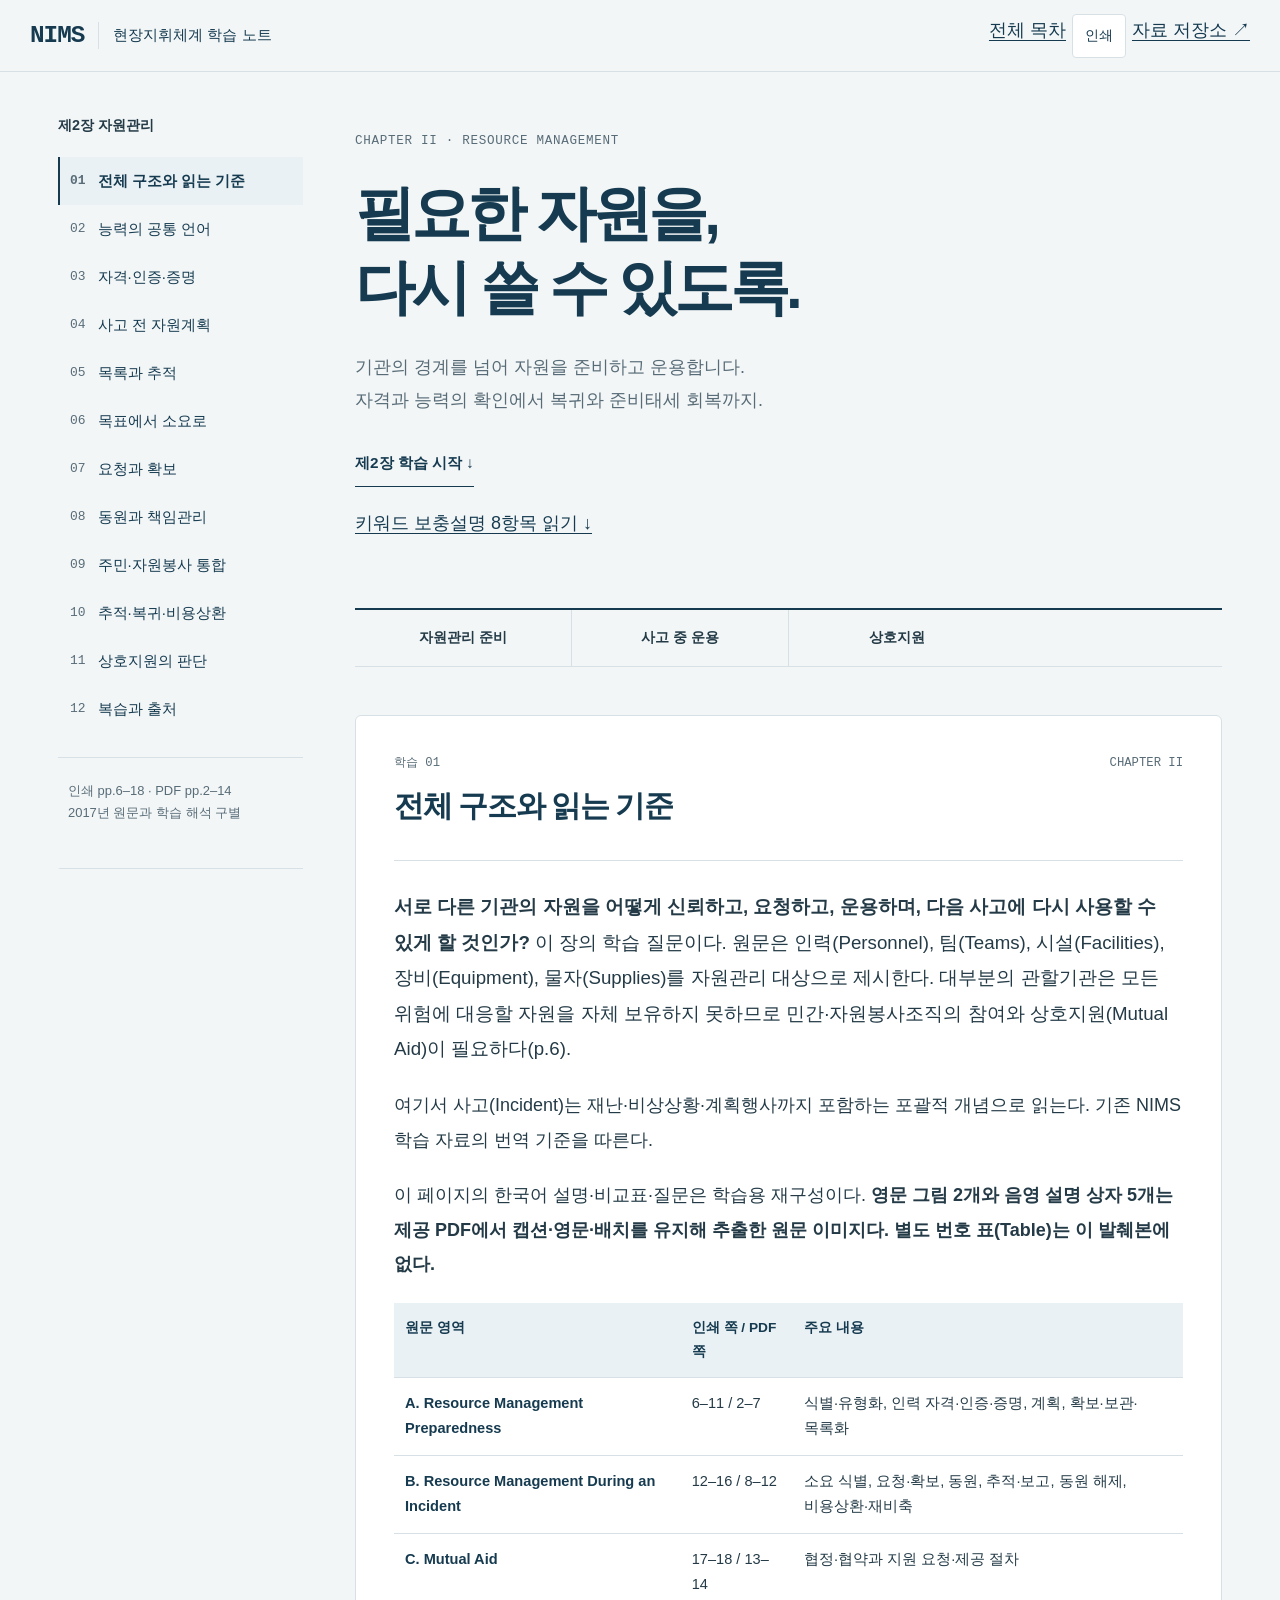
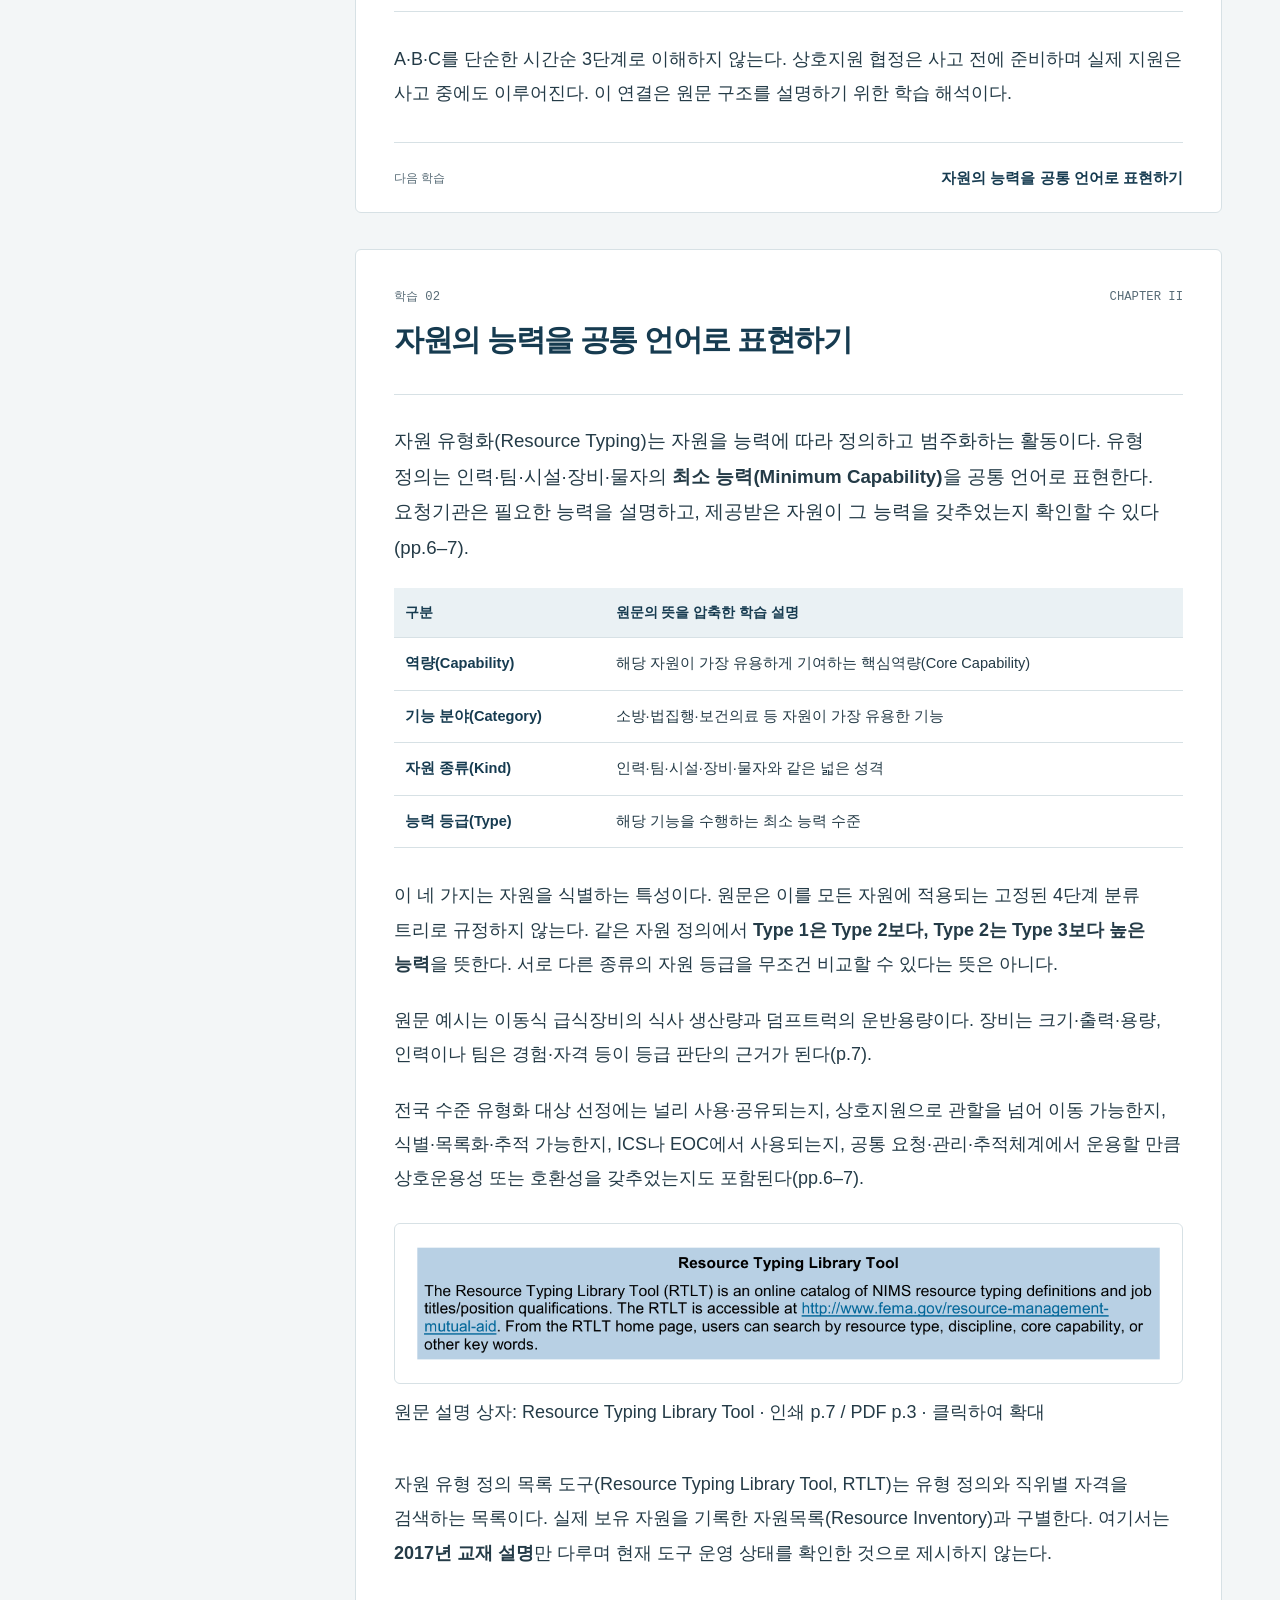
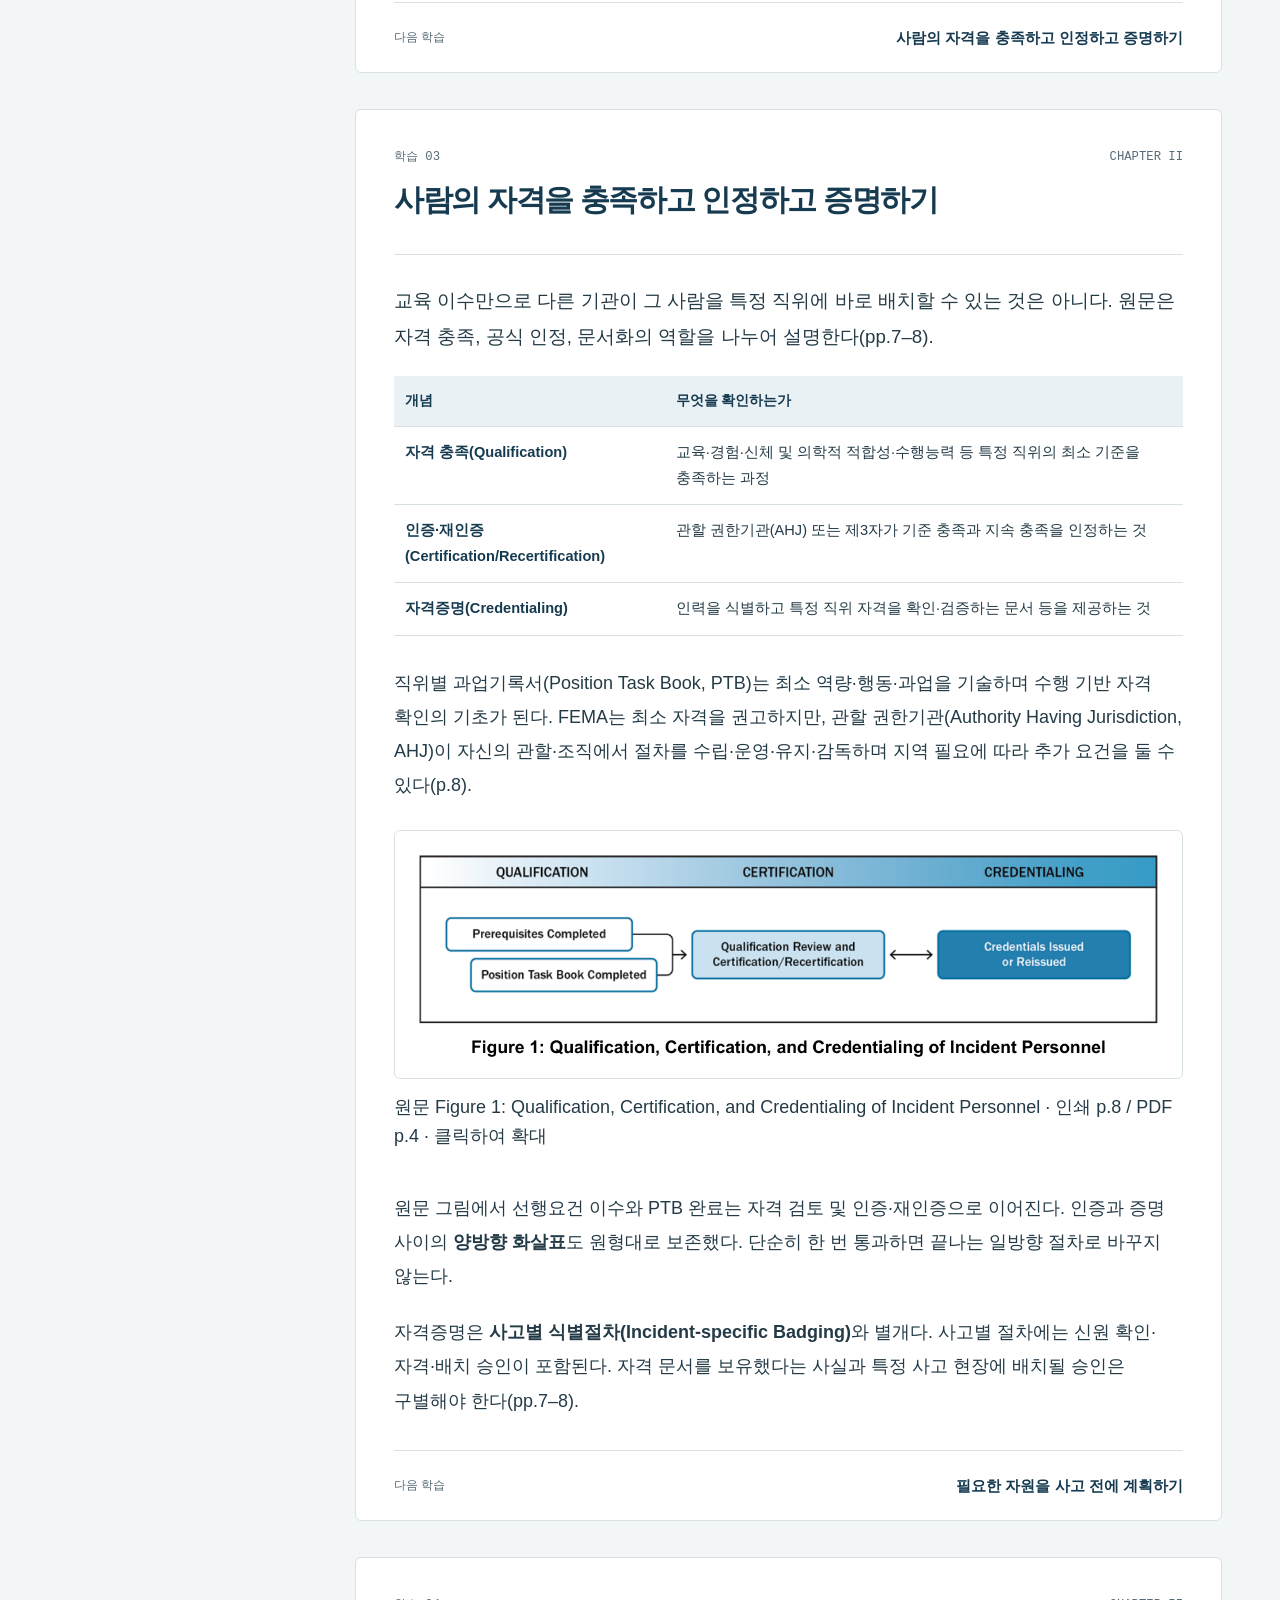
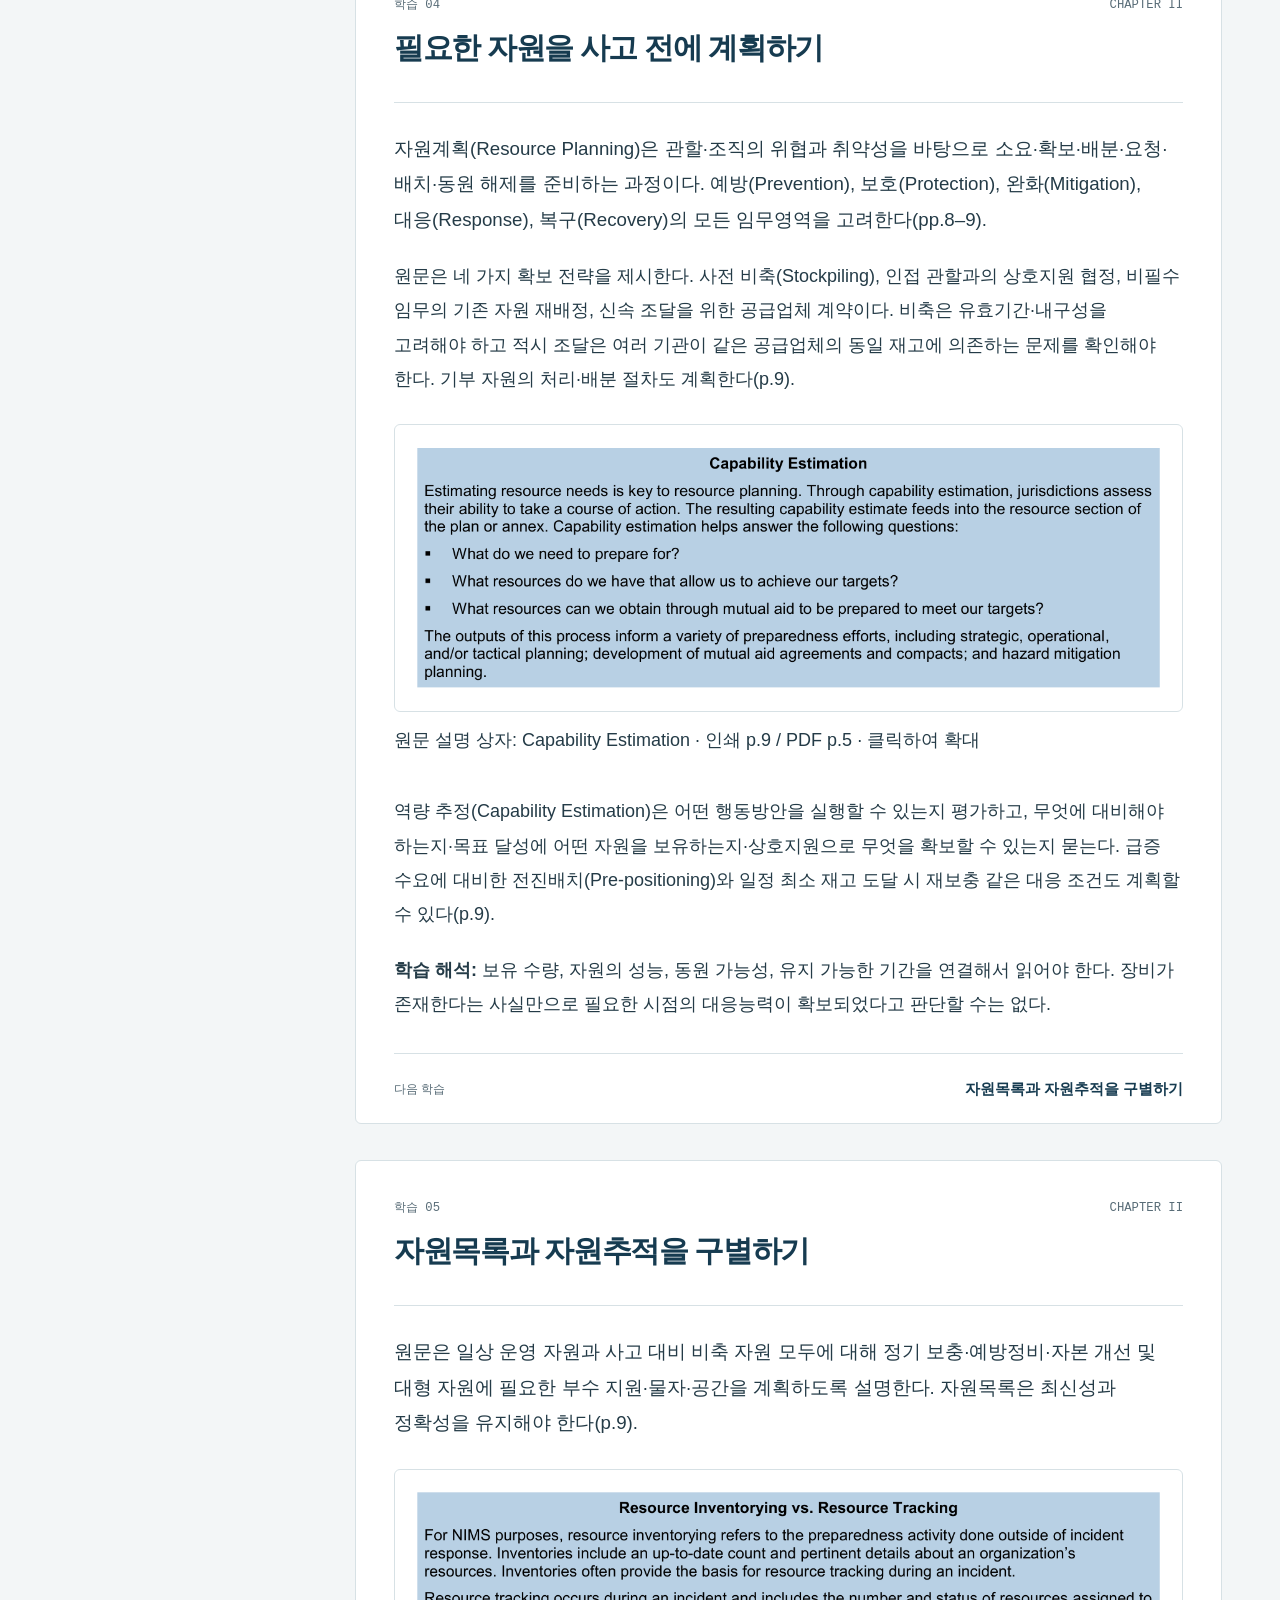
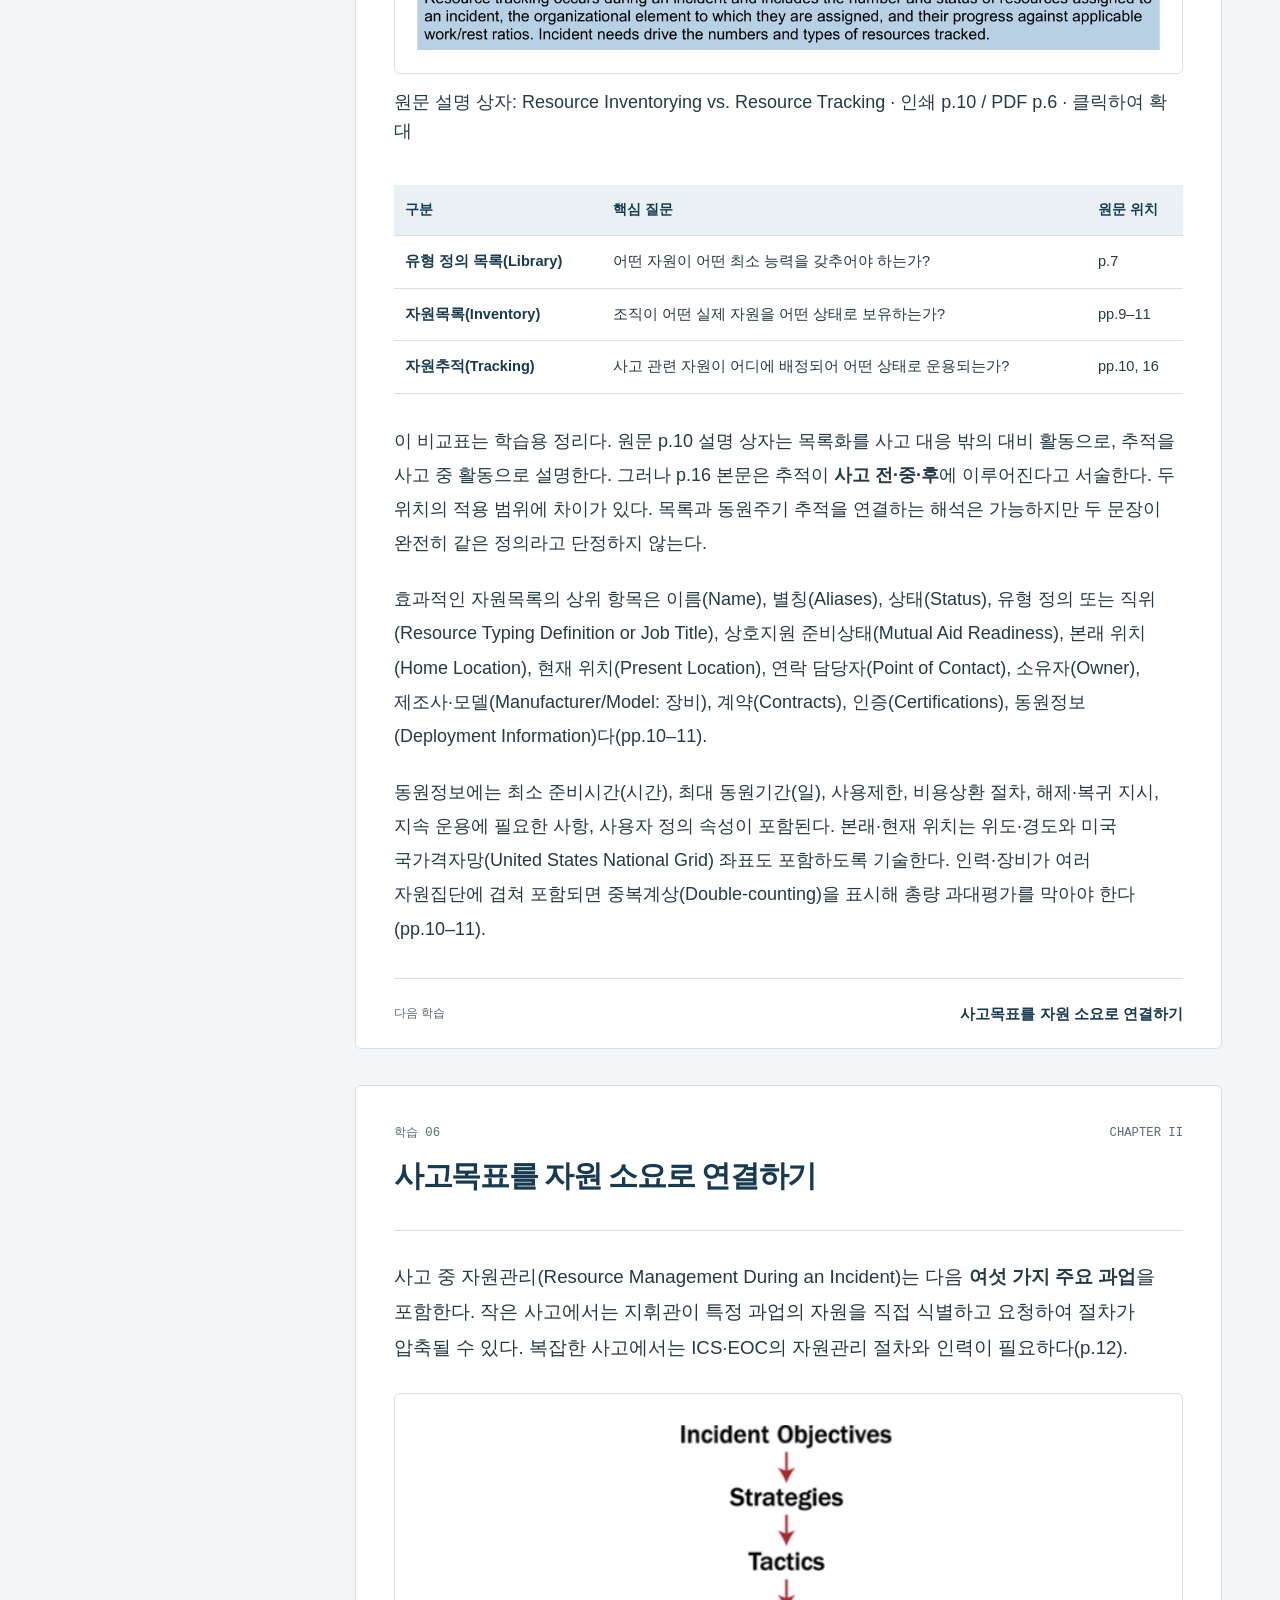
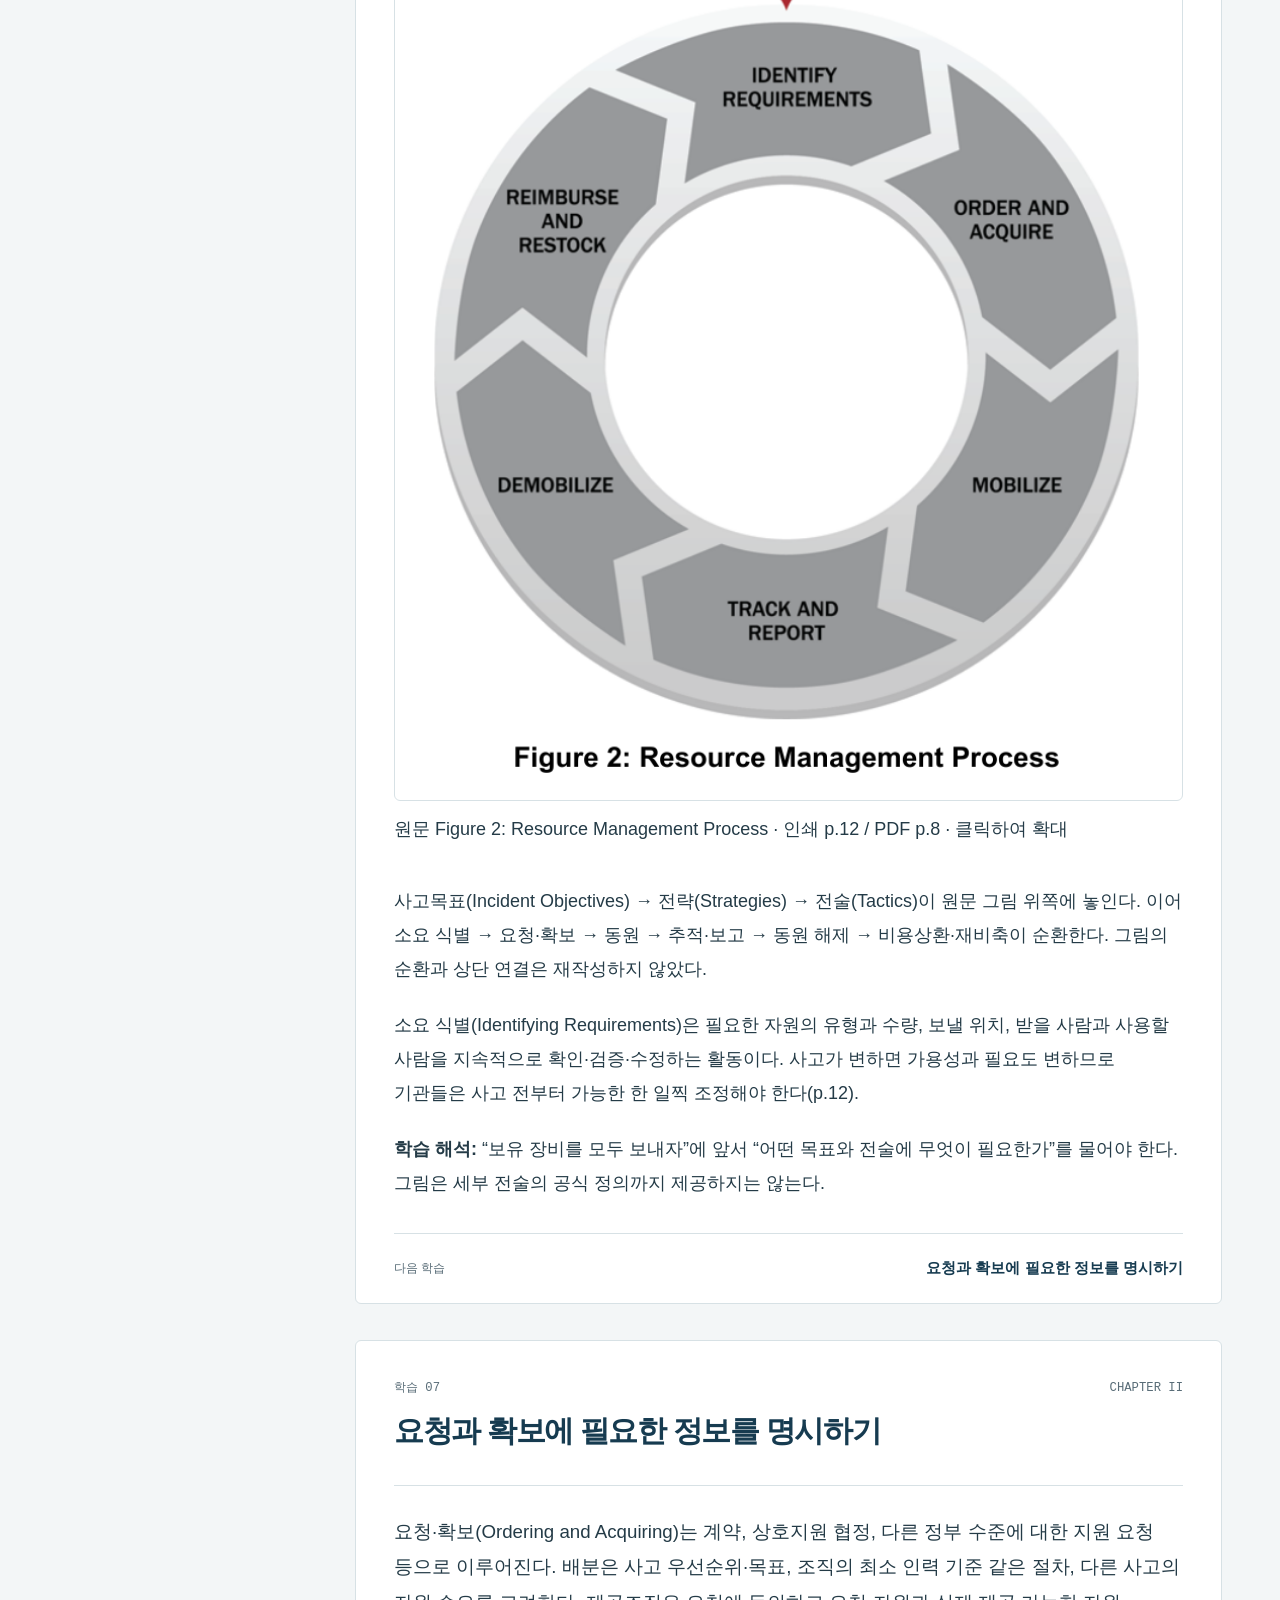
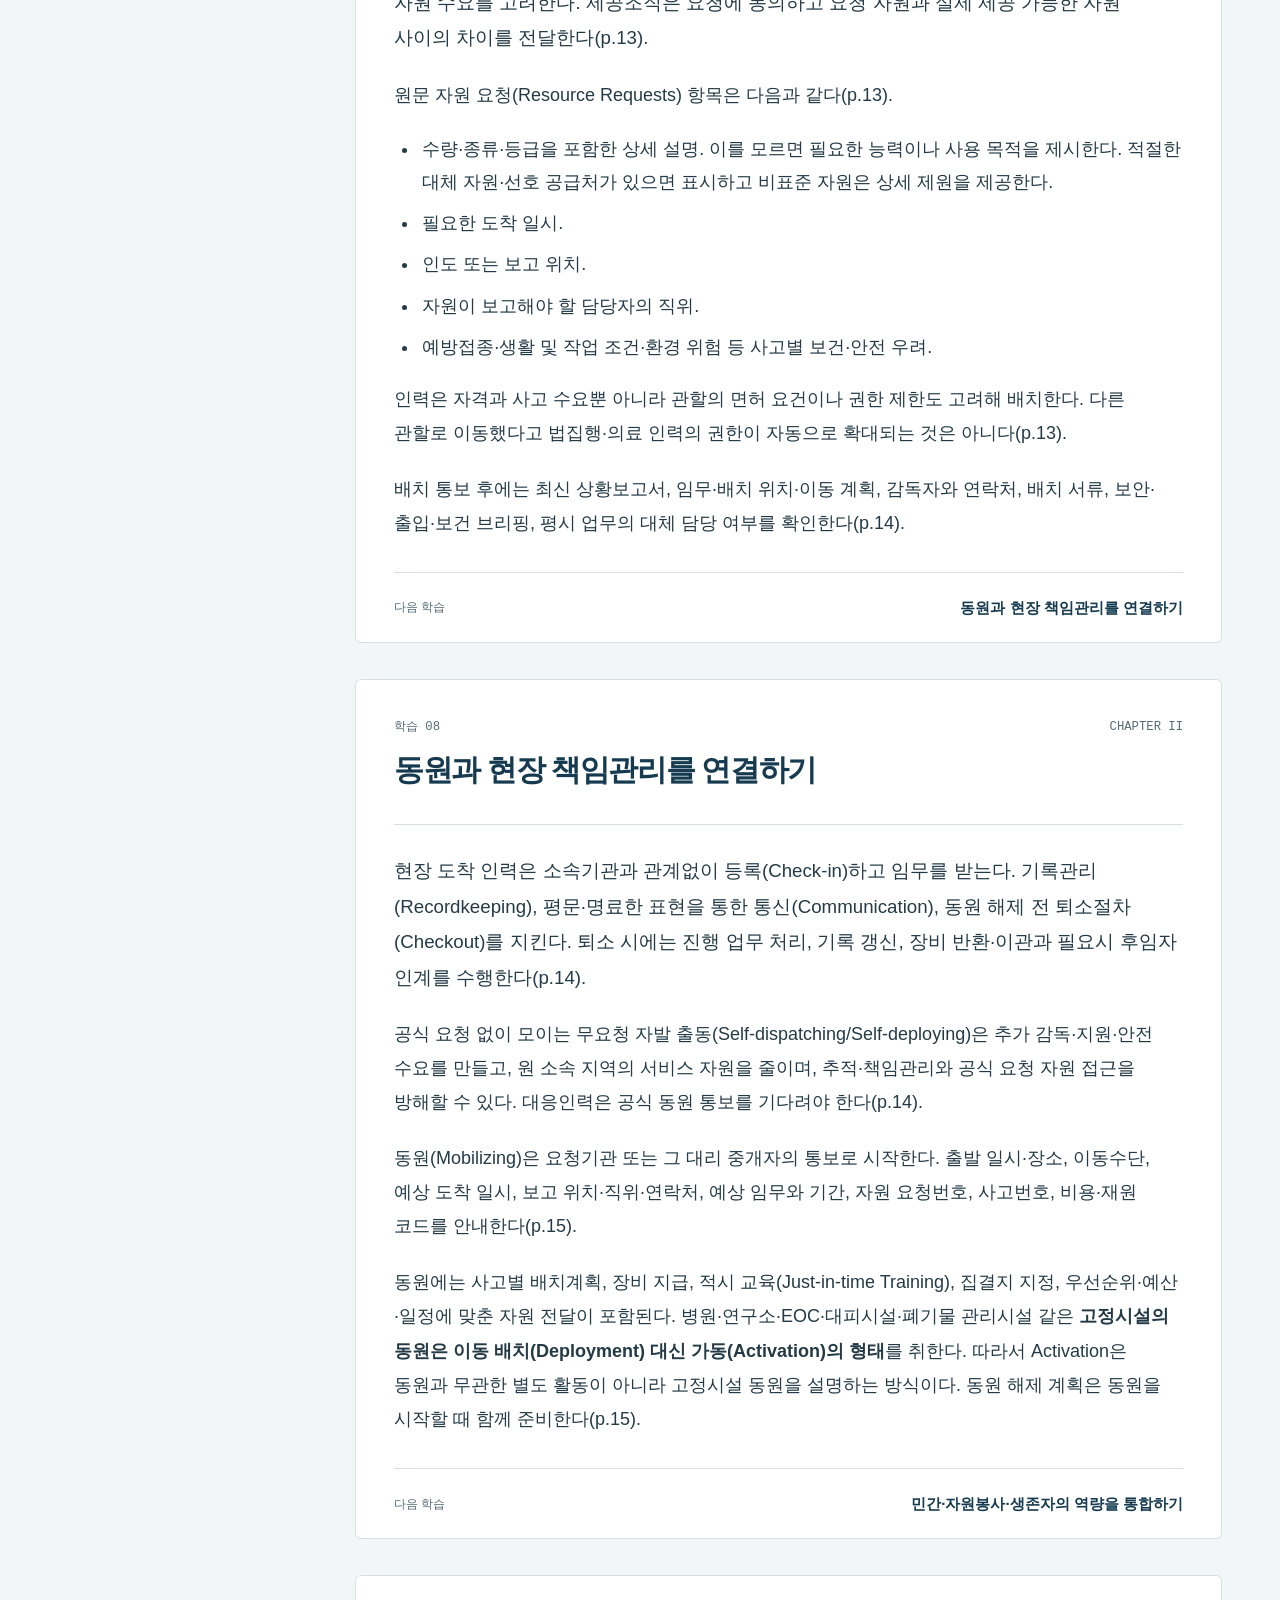
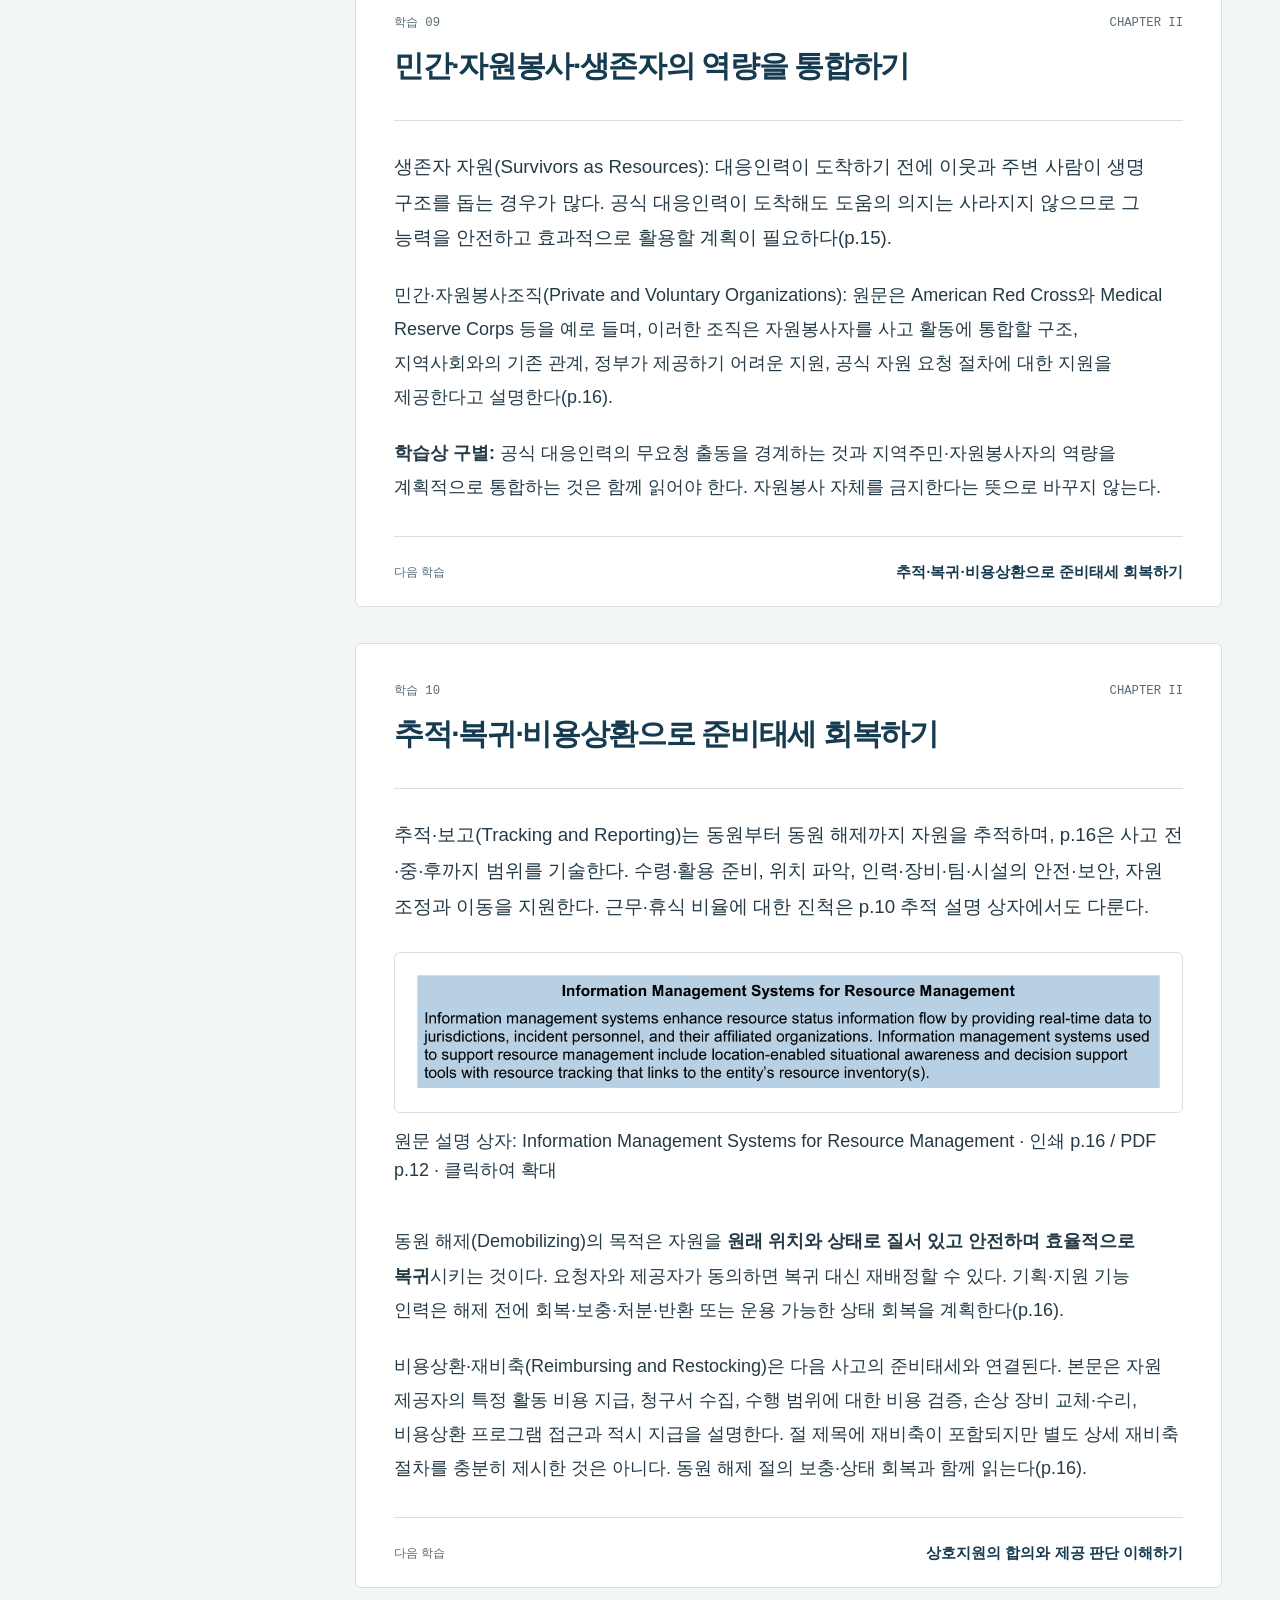
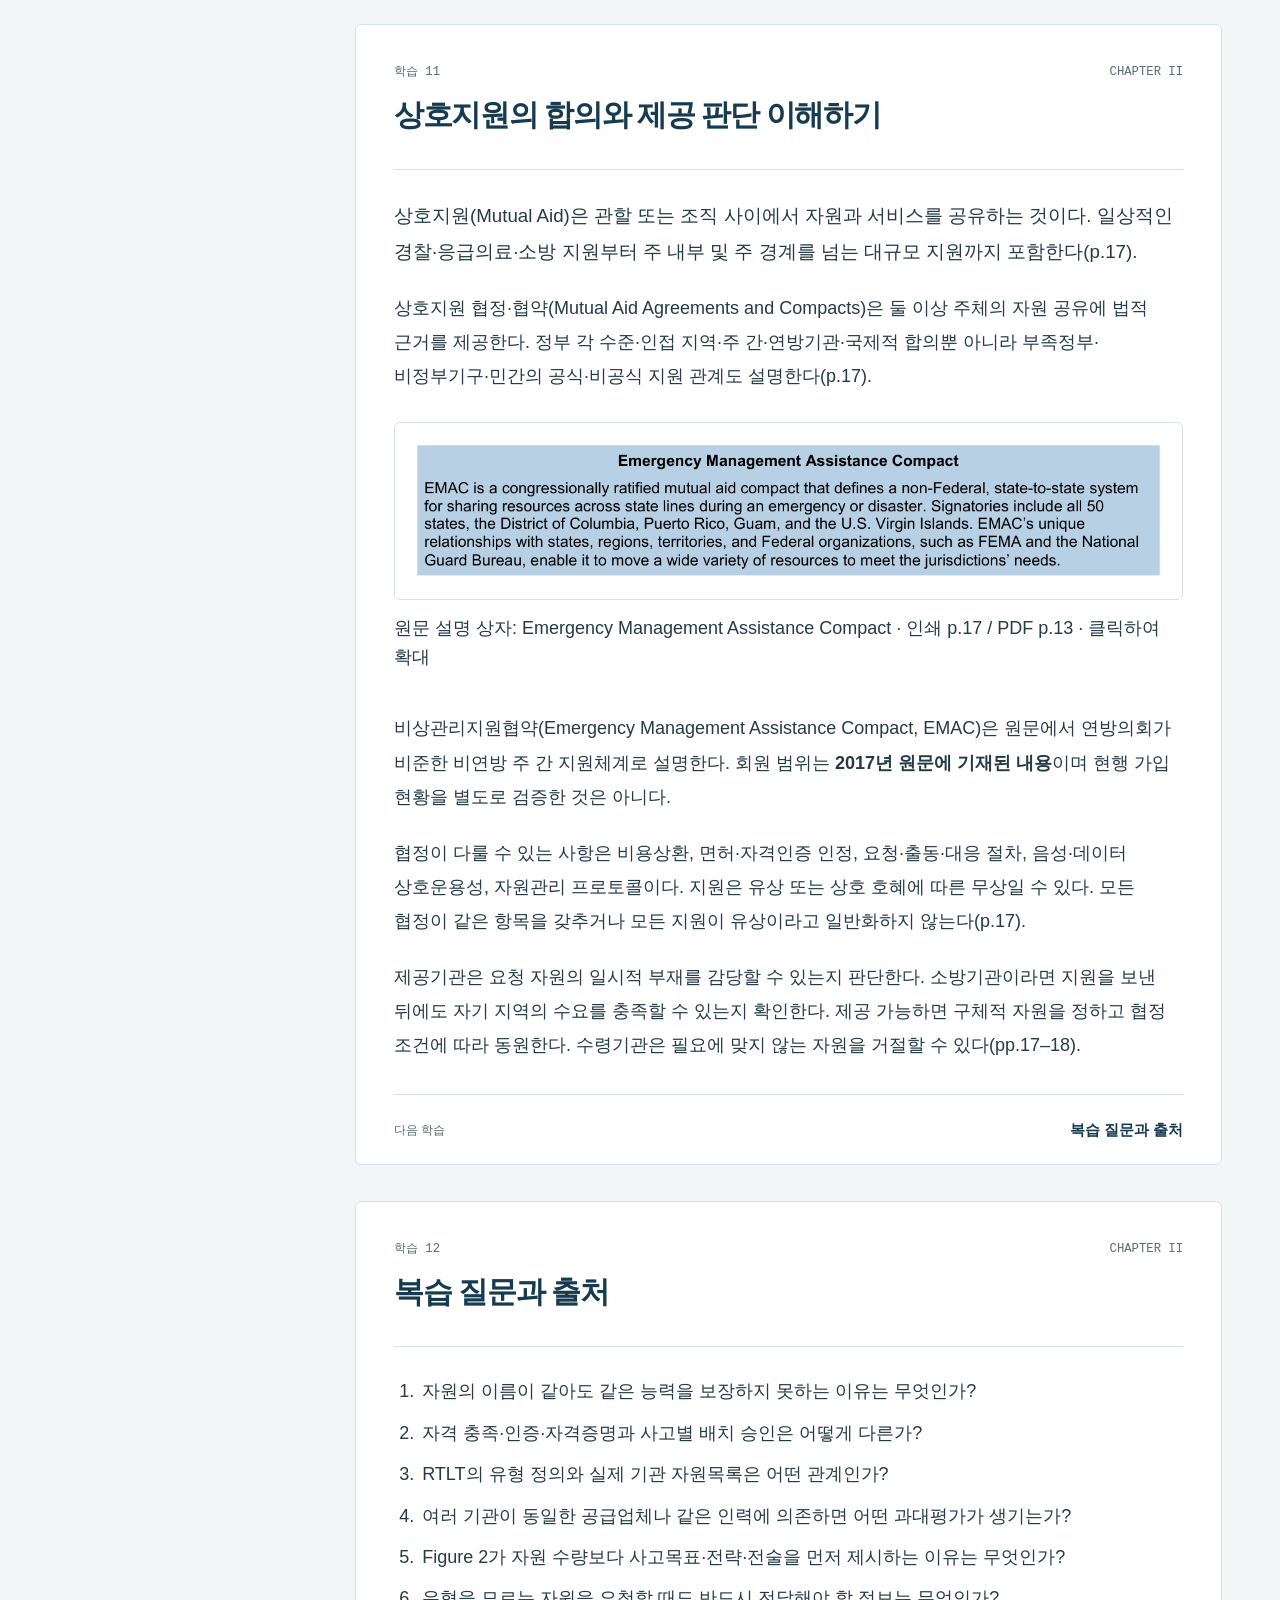
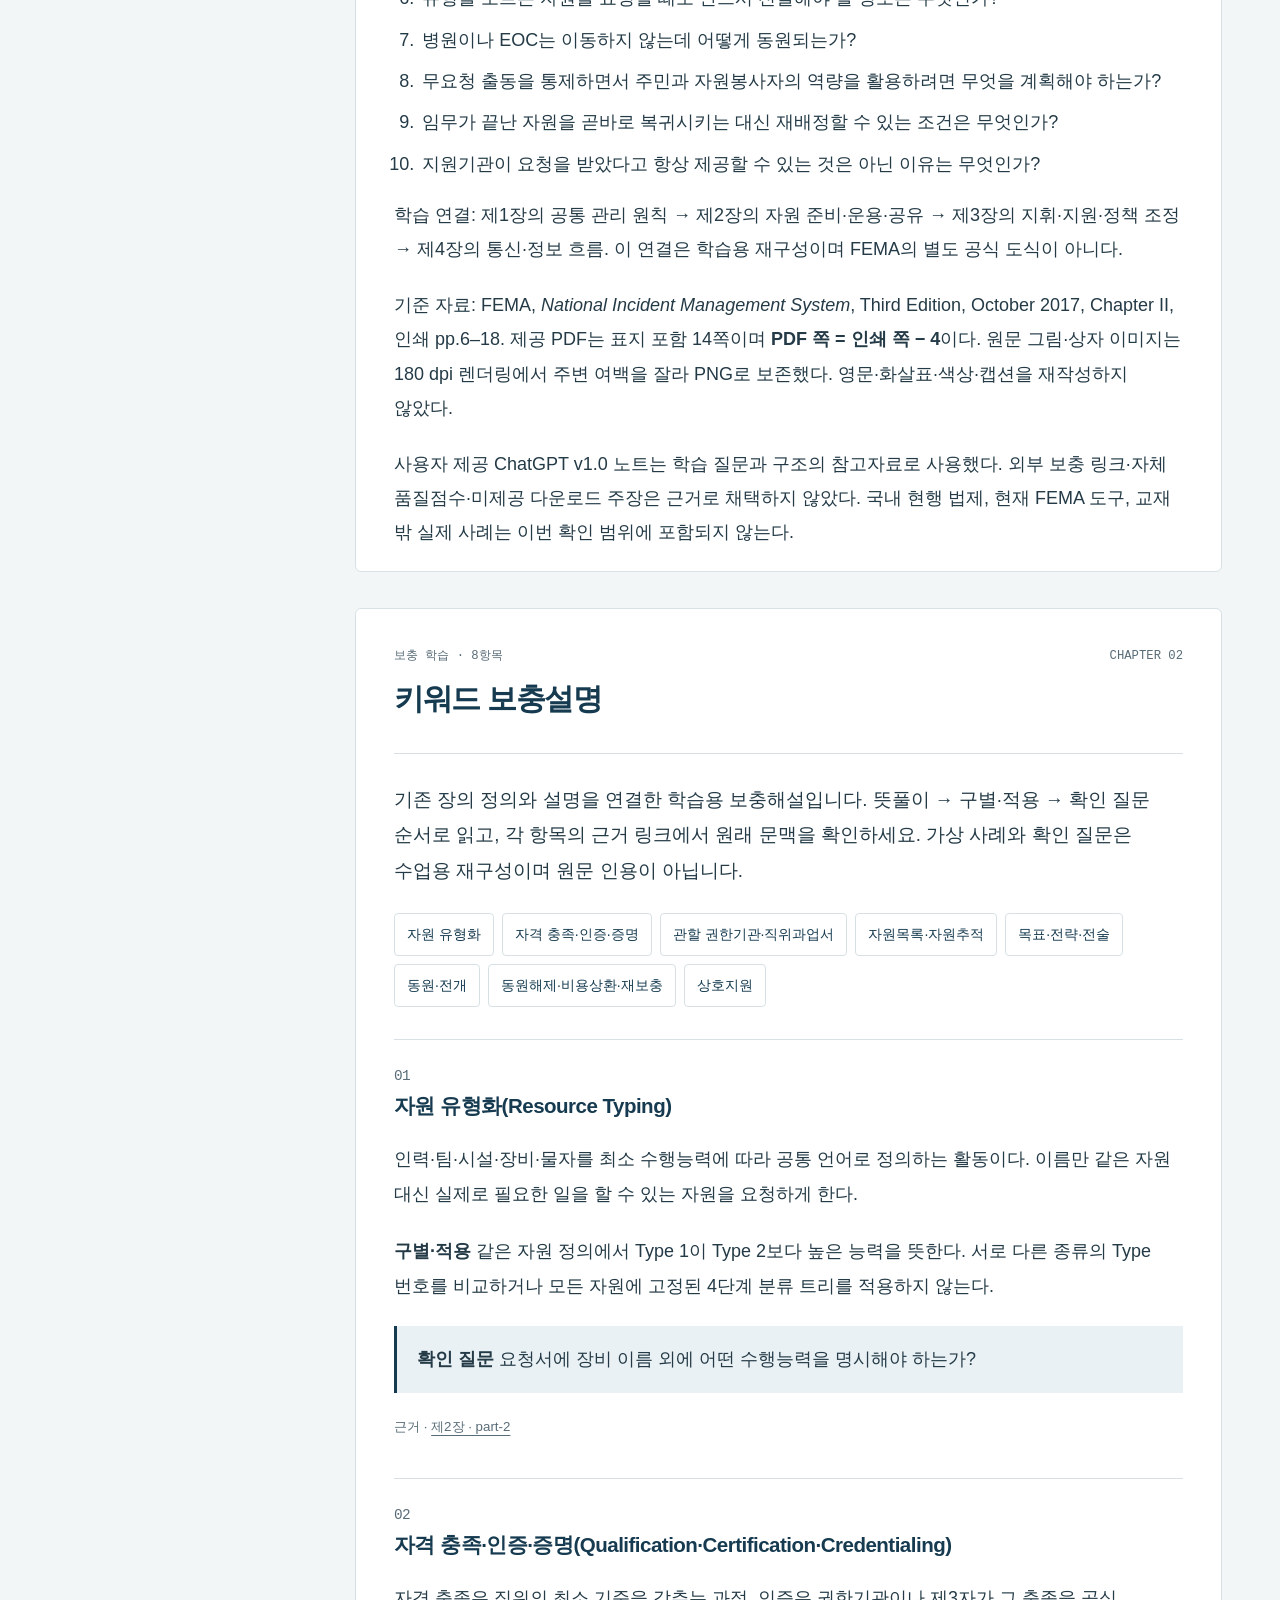
<file: chapters/02/index.html>
<!doctype html><html lang="ko"><head><meta charset="utf-8"><meta name="viewport" content="width=device-width, initial-scale=1"><meta name="description" content="NIMS 제2장 자원관리. 준비·사고 중 운용·상호지원, 원문 그림 2개와 설명 상자 5개를 함께 읽습니다."><meta name="version" content="2.8.0"><title>제2장 자원관리 | 현장지휘체계 학습 노트</title><link rel="stylesheet" href="../../styles.css"><link rel="stylesheet" href="../../book.css"><script defer src="../../app.js"></script><!-- keyword-style:start --><link rel="stylesheet" href="../../keyword-notes.css"><!-- keyword-style:end --></head><body id="top"><a class="skip-link" href="#part-1">본문으로 이동</a><div class="reading-progress" aria-hidden="true"><span></span></div><header class="site-header"><a class="brand" href="../../index.html"><strong>NIMS</strong><span>현장지휘체계 학습 노트</span></a><div class="viewer-controls"><a href="../../index.html#chapter-map">전체 목차</a><button id="print-page" type="button">인쇄</button><a href="https://github.com/dorobo99-prog/nims-chapter3-study">자료 저장소 ↗</a></div></header><div class="layout"><aside class="desktop-toc"><nav aria-label="제2장 목차"><p class="toc-label">제2장 자원관리</p><ol><li><a href="#part-1" data-chapter="part-1"><span>01</span>전체 구조와 읽는 기준</a></li><li><a href="#part-2" data-chapter="part-2"><span>02</span>능력의 공통 언어</a></li><li><a href="#part-3" data-chapter="part-3"><span>03</span>자격·인증·증명</a></li><li><a href="#part-4" data-chapter="part-4"><span>04</span>사고 전 자원계획</a></li><li><a href="#part-5" data-chapter="part-5"><span>05</span>목록과 추적</a></li><li><a href="#part-6" data-chapter="part-6"><span>06</span>목표에서 소요로</a></li><li><a href="#part-7" data-chapter="part-7"><span>07</span>요청과 확보</a></li><li><a href="#part-8" data-chapter="part-8"><span>08</span>동원과 책임관리</a></li><li><a href="#part-9" data-chapter="part-9"><span>09</span>주민·자원봉사 통합</a></li><li><a href="#part-10" data-chapter="part-10"><span>10</span>추적·복귀·비용상환</a></li><li><a href="#part-11" data-chapter="part-11"><span>11</span>상호지원의 판단</a></li><li><a href="#part-12" data-chapter="part-12"><span>12</span>복습과 출처</a></li></ol><p class="toc-note">인쇄 pp.6–18 · PDF pp.2–14<br>2017년 원문과 학습 해석 구별</p><!-- keyword-toc:start --><a class="keyword-toc-link" href="#keyword-notes" data-chapter="keyword-notes">키워드 보충설명 · 8</a><!-- keyword-toc:end --></nav></aside><div class="content-column"><header class="hero"><div class="hero-subject">CHAPTER II · RESOURCE MANAGEMENT</div><h1>필요한 자원을,<br>다시 쓸 수 있도록.</h1><p>기관의 경계를 넘어 자원을 준비하고 운용합니다.<br>자격과 능력의 확인에서 복귀와 준비태세 회복까지.</p><a class="start-link" href="#part-1">제2장 학습 시작 ↓</a><!-- keyword-quick:start --><p class="keyword-quick"><a href="#keyword-notes">키워드 보충설명 8항목 읽기 ↓</a></p><!-- keyword-quick:end --></header><details class="mobile-toc"><summary><span>목차</span><strong id="current-chapter">전체 구조와 읽는 기준</strong></summary><nav aria-label="제2장 모바일 목차"><ol><li><a href="#part-1" data-chapter="part-1"><span>01</span>전체 구조와 읽는 기준</a></li><li><a href="#part-2" data-chapter="part-2"><span>02</span>능력의 공통 언어</a></li><li><a href="#part-3" data-chapter="part-3"><span>03</span>자격·인증·증명</a></li><li><a href="#part-4" data-chapter="part-4"><span>04</span>사고 전 자원계획</a></li><li><a href="#part-5" data-chapter="part-5"><span>05</span>목록과 추적</a></li><li><a href="#part-6" data-chapter="part-6"><span>06</span>목표에서 소요로</a></li><li><a href="#part-7" data-chapter="part-7"><span>07</span>요청과 확보</a></li><li><a href="#part-8" data-chapter="part-8"><span>08</span>동원과 책임관리</a></li><li><a href="#part-9" data-chapter="part-9"><span>09</span>주민·자원봉사 통합</a></li><li><a href="#part-10" data-chapter="part-10"><span>10</span>추적·복귀·비용상환</a></li><li><a href="#part-11" data-chapter="part-11"><span>11</span>상호지원의 판단</a></li><li><a href="#part-12" data-chapter="part-12"><span>12</span>복습과 출처</a></li></ol><!-- keyword-toc:start --><a class="keyword-toc-link" href="#keyword-notes" data-chapter="keyword-notes">키워드 보충설명 · 8</a><!-- keyword-toc:end --></nav></details><div class="responsibility-strip"><span>자원관리 준비</span><span>사고 중 운용</span><span>상호지원</span></div><main><section class="chapter" id="part-1" aria-labelledby="heading-part-1"><header class="chapter-header"><div class="chapter-meta"><span>학습 01</span><span>CHAPTER II</span></div><h2 id="heading-part-1">전체 구조와 읽는 기준</h2></header><div class="chapter-body"><p><strong>서로 다른 기관의 자원을 어떻게 신뢰하고, 요청하고, 운용하며, 다음 사고에 다시 사용할 수 있게 할 것인가?</strong> 이 장의 학습 질문이다. 원문은 인력(Personnel), 팀(Teams), 시설(Facilities), 장비(Equipment), 물자(Supplies)를 자원관리 대상으로 제시한다. 대부분의 관할기관은 모든 위험에 대응할 자원을 자체 보유하지 못하므로 민간·자원봉사조직의 참여와 상호지원(Mutual Aid)이 필요하다(p.6).</p>
<p>여기서 사고(Incident)는 재난·비상상황·계획행사까지 포함하는 포괄적 개념으로 읽는다. 기존 NIMS 학습 자료의 번역 기준을 따른다.</p>
<p>이 페이지의 한국어 설명·비교표·질문은 학습용 재구성이다. <strong>영문 그림 2개와 음영 설명 상자 5개는 제공 PDF에서 캡션·영문·배치를 유지해 추출한 원문 이미지다. 별도 번호 표(Table)는 이 발췌본에 없다.</strong></p>
<table class="study-table">
<thead>
<tr>
<th>원문 영역</th>
<th>인쇄 쪽 / PDF 쪽</th>
<th>주요 내용</th>
</tr>
</thead>
<tbody><tr>
<td data-label="원문 영역">A. Resource Management Preparedness</td>
<td data-label="인쇄 쪽 / PDF 쪽">6–11 / 2–7</td>
<td data-label="주요 내용">식별·유형화, 인력 자격·인증·증명, 계획, 확보·보관·목록화</td>
</tr>
<tr>
<td data-label="원문 영역">B. Resource Management During an Incident</td>
<td data-label="인쇄 쪽 / PDF 쪽">12–16 / 8–12</td>
<td data-label="주요 내용">소요 식별, 요청·확보, 동원, 추적·보고, 동원 해제, 비용상환·재비축</td>
</tr>
<tr>
<td data-label="원문 영역">C. Mutual Aid</td>
<td data-label="인쇄 쪽 / PDF 쪽">17–18 / 13–14</td>
<td data-label="주요 내용">협정·협약과 지원 요청·제공 절차</td>
</tr>
</tbody></table>
<p>A·B·C를 단순한 시간순 3단계로 이해하지 않는다. 상호지원 협정은 사고 전에 준비하며 실제 지원은 사고 중에도 이루어진다. 이 연결은 원문 구조를 설명하기 위한 학습 해석이다.</p>
</div><a class="next-chapter" href="#part-2"><span>다음 학습</span><strong>자원의 능력을 공통 언어로 표현하기</strong></a></section>
<section class="chapter" id="part-2" aria-labelledby="heading-part-2"><header class="chapter-header"><div class="chapter-meta"><span>학습 02</span><span>CHAPTER II</span></div><h2 id="heading-part-2">자원의 능력을 공통 언어로 표현하기</h2></header><div class="chapter-body"><p>자원 유형화(Resource Typing)는 자원을 능력에 따라 정의하고 범주화하는 활동이다. 유형 정의는 인력·팀·시설·장비·물자의 <strong>최소 능력(Minimum Capability)</strong>을 공통 언어로 표현한다. 요청기관은 필요한 능력을 설명하고, 제공받은 자원이 그 능력을 갖추었는지 확인할 수 있다(pp.6–7).</p>
<table class="study-table">
<thead>
<tr>
<th>구분</th>
<th>원문의 뜻을 압축한 학습 설명</th>
</tr>
</thead>
<tbody><tr>
<td data-label="구분">역량(Capability)</td>
<td data-label="원문의 뜻을 압축한 학습 설명">해당 자원이 가장 유용하게 기여하는 핵심역량(Core Capability)</td>
</tr>
<tr>
<td data-label="구분">기능 분야(Category)</td>
<td data-label="원문의 뜻을 압축한 학습 설명">소방·법집행·보건의료 등 자원이 가장 유용한 기능</td>
</tr>
<tr>
<td data-label="구분">자원 종류(Kind)</td>
<td data-label="원문의 뜻을 압축한 학습 설명">인력·팀·시설·장비·물자와 같은 넓은 성격</td>
</tr>
<tr>
<td data-label="구분">능력 등급(Type)</td>
<td data-label="원문의 뜻을 압축한 학습 설명">해당 기능을 수행하는 최소 능력 수준</td>
</tr>
</tbody></table>
<p>이 네 가지는 자원을 식별하는 특성이다. 원문은 이를 모든 자원에 적용되는 고정된 4단계 분류 트리로 규정하지 않는다. 같은 자원 정의에서 <strong>Type 1은 Type 2보다, Type 2는 Type 3보다 높은 능력</strong>을 뜻한다. 서로 다른 종류의 자원 등급을 무조건 비교할 수 있다는 뜻은 아니다.</p>
<p>원문 예시는 이동식 급식장비의 식사 생산량과 덤프트럭의 운반용량이다. 장비는 크기·출력·용량, 인력이나 팀은 경험·자격 등이 등급 판단의 근거가 된다(p.7).</p>
<p>전국 수준 유형화 대상 선정에는 널리 사용·공유되는지, 상호지원으로 관할을 넘어 이동 가능한지, 식별·목록화·추적 가능한지, ICS나 EOC에서 사용되는지, 공통 요청·관리·추적체계에서 운용할 만큼 상호운용성 또는 호환성을 갖추었는지도 포함된다(pp.6–7).</p>
<figure class="source-figure"><a class="figure-open" href="images/box-rtlt.png"><img loading="lazy" src="images/box-rtlt.png" alt="원문 설명 상자: Resource Typing Library Tool · 인쇄 p.7 / PDF p.3" data-keyword-sizing="true" width="1206" height="198"></a><figcaption>원문 설명 상자: Resource Typing Library Tool · 인쇄 p.7 / PDF p.3 · 클릭하여 확대</figcaption></figure>
<p>자원 유형 정의 목록 도구(Resource Typing Library Tool, RTLT)는 유형 정의와 직위별 자격을 검색하는 목록이다. 실제 보유 자원을 기록한 자원목록(Resource Inventory)과 구별한다. 여기서는 <strong>2017년 교재 설명</strong>만 다루며 현재 도구 운영 상태를 확인한 것으로 제시하지 않는다.</p>
</div><a class="next-chapter" href="#part-3"><span>다음 학습</span><strong>사람의 자격을 충족하고 인정하고 증명하기</strong></a></section>
<section class="chapter" id="part-3" aria-labelledby="heading-part-3"><header class="chapter-header"><div class="chapter-meta"><span>학습 03</span><span>CHAPTER II</span></div><h2 id="heading-part-3">사람의 자격을 충족하고 인정하고 증명하기</h2></header><div class="chapter-body"><p>교육 이수만으로 다른 기관이 그 사람을 특정 직위에 바로 배치할 수 있는 것은 아니다. 원문은 자격 충족, 공식 인정, 문서화의 역할을 나누어 설명한다(pp.7–8).</p>
<table class="study-table">
<thead>
<tr>
<th>개념</th>
<th>무엇을 확인하는가</th>
</tr>
</thead>
<tbody><tr>
<td data-label="개념">자격 충족(Qualification)</td>
<td data-label="무엇을 확인하는가">교육·경험·신체 및 의학적 적합성·수행능력 등 특정 직위의 최소 기준을 충족하는 과정</td>
</tr>
<tr>
<td data-label="개념">인증·재인증(Certification/Recertification)</td>
<td data-label="무엇을 확인하는가">관할 권한기관(AHJ) 또는 제3자가 기준 충족과 지속 충족을 인정하는 것</td>
</tr>
<tr>
<td data-label="개념">자격증명(Credentialing)</td>
<td data-label="무엇을 확인하는가">인력을 식별하고 특정 직위 자격을 확인·검증하는 문서 등을 제공하는 것</td>
</tr>
</tbody></table>
<p>직위별 과업기록서(Position Task Book, PTB)는 최소 역량·행동·과업을 기술하며 수행 기반 자격 확인의 기초가 된다. FEMA는 최소 자격을 권고하지만, 관할 권한기관(Authority Having Jurisdiction, AHJ)이 자신의 관할·조직에서 절차를 수립·운영·유지·감독하며 지역 필요에 따라 추가 요건을 둘 수 있다(p.8).</p>
<figure class="source-figure"><a class="figure-open" href="images/figure-1.png"><img loading="lazy" src="images/figure-1.png" alt="원문 Figure 1: Qualification, Certification, and Credentialing of Incident Personnel · 인쇄 p.8 / PDF p.4" data-keyword-sizing="true" width="1184" height="333"></a><figcaption>원문 Figure 1: Qualification, Certification, and Credentialing of Incident Personnel · 인쇄 p.8 / PDF p.4 · 클릭하여 확대</figcaption></figure>
<p>원문 그림에서 선행요건 이수와 PTB 완료는 자격 검토 및 인증·재인증으로 이어진다. 인증과 증명 사이의 <strong>양방향 화살표</strong>도 원형대로 보존했다. 단순히 한 번 통과하면 끝나는 일방향 절차로 바꾸지 않는다.</p>
<p>자격증명은 <strong>사고별 식별절차(Incident-specific Badging)</strong>와 별개다. 사고별 절차에는 신원 확인·자격·배치 승인이 포함된다. 자격 문서를 보유했다는 사실과 특정 사고 현장에 배치될 승인은 구별해야 한다(pp.7–8).</p>
</div><a class="next-chapter" href="#part-4"><span>다음 학습</span><strong>필요한 자원을 사고 전에 계획하기</strong></a></section>
<section class="chapter" id="part-4" aria-labelledby="heading-part-4"><header class="chapter-header"><div class="chapter-meta"><span>학습 04</span><span>CHAPTER II</span></div><h2 id="heading-part-4">필요한 자원을 사고 전에 계획하기</h2></header><div class="chapter-body"><p>자원계획(Resource Planning)은 관할·조직의 위협과 취약성을 바탕으로 소요·확보·배분·요청·배치·동원 해제를 준비하는 과정이다. 예방(Prevention), 보호(Protection), 완화(Mitigation), 대응(Response), 복구(Recovery)의 모든 임무영역을 고려한다(pp.8–9).</p>
<p>원문은 네 가지 확보 전략을 제시한다. 사전 비축(Stockpiling), 인접 관할과의 상호지원 협정, 비필수 임무의 기존 자원 재배정, 신속 조달을 위한 공급업체 계약이다. 비축은 유효기간·내구성을 고려해야 하고 적시 조달은 여러 기관이 같은 공급업체의 동일 재고에 의존하는 문제를 확인해야 한다. 기부 자원의 처리·배분 절차도 계획한다(p.9).</p>
<figure class="source-figure"><a class="figure-open" href="images/box-capability.png"><img loading="lazy" src="images/box-capability.png" alt="원문 설명 상자: Capability Estimation · 인쇄 p.9 / PDF p.5" data-keyword-sizing="true" width="1206" height="401"></a><figcaption>원문 설명 상자: Capability Estimation · 인쇄 p.9 / PDF p.5 · 클릭하여 확대</figcaption></figure>
<p>역량 추정(Capability Estimation)은 어떤 행동방안을 실행할 수 있는지 평가하고, 무엇에 대비해야 하는지·목표 달성에 어떤 자원을 보유하는지·상호지원으로 무엇을 확보할 수 있는지 묻는다. 급증 수요에 대비한 전진배치(Pre-positioning)와 일정 최소 재고 도달 시 재보충 같은 대응 조건도 계획할 수 있다(p.9).</p>
<p><strong>학습 해석:</strong> 보유 수량, 자원의 성능, 동원 가능성, 유지 가능한 기간을 연결해서 읽어야 한다. 장비가 존재한다는 사실만으로 필요한 시점의 대응능력이 확보되었다고 판단할 수는 없다.</p>
</div><a class="next-chapter" href="#part-5"><span>다음 학습</span><strong>자원목록과 자원추적을 구별하기</strong></a></section>
<section class="chapter" id="part-5" aria-labelledby="heading-part-5"><header class="chapter-header"><div class="chapter-meta"><span>학습 05</span><span>CHAPTER II</span></div><h2 id="heading-part-5">자원목록과 자원추적을 구별하기</h2></header><div class="chapter-body"><p>원문은 일상 운영 자원과 사고 대비 비축 자원 모두에 대해 정기 보충·예방정비·자본 개선 및 대형 자원에 필요한 부수 지원·물자·공간을 계획하도록 설명한다. 자원목록은 최신성과 정확성을 유지해야 한다(p.9).</p>
<figure class="source-figure"><a class="figure-open" href="images/box-inventory-tracking.png"><img loading="lazy" src="images/box-inventory-tracking.png" alt="원문 설명 상자: Resource Inventorying vs. Resource Tracking · 인쇄 p.10 / PDF p.6" data-keyword-sizing="true" width="1206" height="268"></a><figcaption>원문 설명 상자: Resource Inventorying vs. Resource Tracking · 인쇄 p.10 / PDF p.6 · 클릭하여 확대</figcaption></figure>
<table class="study-table">
<thead>
<tr>
<th>구분</th>
<th>핵심 질문</th>
<th>원문 위치</th>
</tr>
</thead>
<tbody><tr>
<td data-label="구분">유형 정의 목록(Library)</td>
<td data-label="핵심 질문">어떤 자원이 어떤 최소 능력을 갖추어야 하는가?</td>
<td data-label="원문 위치">p.7</td>
</tr>
<tr>
<td data-label="구분">자원목록(Inventory)</td>
<td data-label="핵심 질문">조직이 어떤 실제 자원을 어떤 상태로 보유하는가?</td>
<td data-label="원문 위치">pp.9–11</td>
</tr>
<tr>
<td data-label="구분">자원추적(Tracking)</td>
<td data-label="핵심 질문">사고 관련 자원이 어디에 배정되어 어떤 상태로 운용되는가?</td>
<td data-label="원문 위치">pp.10, 16</td>
</tr>
</tbody></table>
<p>이 비교표는 학습용 정리다. 원문 p.10 설명 상자는 목록화를 사고 대응 밖의 대비 활동으로, 추적을 사고 중 활동으로 설명한다. 그러나 p.16 본문은 추적이 <strong>사고 전·중·후</strong>에 이루어진다고 서술한다. 두 위치의 적용 범위에 차이가 있다. 목록과 동원주기 추적을 연결하는 해석은 가능하지만 두 문장이 완전히 같은 정의라고 단정하지 않는다.</p>
<p>효과적인 자원목록의 상위 항목은 이름(Name), 별칭(Aliases), 상태(Status), 유형 정의 또는 직위(Resource Typing Definition or Job Title), 상호지원 준비상태(Mutual Aid Readiness), 본래 위치(Home Location), 현재 위치(Present Location), 연락 담당자(Point of Contact), 소유자(Owner), 제조사·모델(Manufacturer/Model: 장비), 계약(Contracts), 인증(Certifications), 동원정보(Deployment Information)다(pp.10–11).</p>
<p>동원정보에는 최소 준비시간(시간), 최대 동원기간(일), 사용제한, 비용상환 절차, 해제·복귀 지시, 지속 운용에 필요한 사항, 사용자 정의 속성이 포함된다. 본래·현재 위치는 위도·경도와 미국 국가격자망(United States National Grid) 좌표도 포함하도록 기술한다. 인력·장비가 여러 자원집단에 겹쳐 포함되면 중복계상(Double-counting)을 표시해 총량 과대평가를 막아야 한다(pp.10–11).</p>
</div><a class="next-chapter" href="#part-6"><span>다음 학습</span><strong>사고목표를 자원 소요로 연결하기</strong></a></section>
<section class="chapter" id="part-6" aria-labelledby="heading-part-6"><header class="chapter-header"><div class="chapter-meta"><span>학습 06</span><span>CHAPTER II</span></div><h2 id="heading-part-6">사고목표를 자원 소요로 연결하기</h2></header><div class="chapter-body"><p>사고 중 자원관리(Resource Management During an Incident)는 다음 <strong>여섯 가지 주요 과업</strong>을 포함한다. 작은 사고에서는 지휘관이 특정 과업의 자원을 직접 식별하고 요청하여 절차가 압축될 수 있다. 복잡한 사고에서는 ICS·EOC의 자원관리 절차와 인력이 필요하다(p.12).</p>
<figure class="source-figure"><a class="figure-open" href="images/figure-2.png"><img loading="lazy" src="images/figure-2.png" alt="원문 Figure 2: Resource Management Process · 인쇄 p.12 / PDF p.8" data-keyword-sizing="true" width="742" height="958"></a><figcaption>원문 Figure 2: Resource Management Process · 인쇄 p.12 / PDF p.8 · 클릭하여 확대</figcaption></figure>
<p>사고목표(Incident Objectives) → 전략(Strategies) → 전술(Tactics)이 원문 그림 위쪽에 놓인다. 이어 소요 식별 → 요청·확보 → 동원 → 추적·보고 → 동원 해제 → 비용상환·재비축이 순환한다. 그림의 순환과 상단 연결은 재작성하지 않았다.</p>
<p>소요 식별(Identifying Requirements)은 필요한 자원의 유형과 수량, 보낼 위치, 받을 사람과 사용할 사람을 지속적으로 확인·검증·수정하는 활동이다. 사고가 변하면 가용성과 필요도 변하므로 기관들은 사고 전부터 가능한 한 일찍 조정해야 한다(p.12).</p>
<p><strong>학습 해석:</strong> “보유 장비를 모두 보내자”에 앞서 “어떤 목표와 전술에 무엇이 필요한가”를 물어야 한다. 그림은 세부 전술의 공식 정의까지 제공하지는 않는다.</p>
</div><a class="next-chapter" href="#part-7"><span>다음 학습</span><strong>요청과 확보에 필요한 정보를 명시하기</strong></a></section>
<section class="chapter" id="part-7" aria-labelledby="heading-part-7"><header class="chapter-header"><div class="chapter-meta"><span>학습 07</span><span>CHAPTER II</span></div><h2 id="heading-part-7">요청과 확보에 필요한 정보를 명시하기</h2></header><div class="chapter-body"><p>요청·확보(Ordering and Acquiring)는 계약, 상호지원 협정, 다른 정부 수준에 대한 지원 요청 등으로 이루어진다. 배분은 사고 우선순위·목표, 조직의 최소 인력 기준 같은 절차, 다른 사고의 자원 수요를 고려한다. 제공조직은 요청에 동의하고 요청 자원과 실제 제공 가능한 자원 사이의 차이를 전달한다(p.13).</p>
<p>원문 자원 요청(Resource Requests) 항목은 다음과 같다(p.13).</p>
<ul>
<li>수량·종류·등급을 포함한 상세 설명. 이를 모르면 필요한 능력이나 사용 목적을 제시한다. 적절한 대체 자원·선호 공급처가 있으면 표시하고 비표준 자원은 상세 제원을 제공한다.</li>
<li>필요한 도착 일시.</li>
<li>인도 또는 보고 위치.</li>
<li>자원이 보고해야 할 담당자의 직위.</li>
<li>예방접종·생활 및 작업 조건·환경 위험 등 사고별 보건·안전 우려.</li>
</ul>
<p>인력은 자격과 사고 수요뿐 아니라 관할의 면허 요건이나 권한 제한도 고려해 배치한다. 다른 관할로 이동했다고 법집행·의료 인력의 권한이 자동으로 확대되는 것은 아니다(p.13).</p>
<p>배치 통보 후에는 최신 상황보고서, 임무·배치 위치·이동 계획, 감독자와 연락처, 배치 서류, 보안·출입·보건 브리핑, 평시 업무의 대체 담당 여부를 확인한다(p.14).</p>
</div><a class="next-chapter" href="#part-8"><span>다음 학습</span><strong>동원과 현장 책임관리를 연결하기</strong></a></section>
<section class="chapter" id="part-8" aria-labelledby="heading-part-8"><header class="chapter-header"><div class="chapter-meta"><span>학습 08</span><span>CHAPTER II</span></div><h2 id="heading-part-8">동원과 현장 책임관리를 연결하기</h2></header><div class="chapter-body"><p>현장 도착 인력은 소속기관과 관계없이 등록(Check-in)하고 임무를 받는다. 기록관리(Recordkeeping), 평문·명료한 표현을 통한 통신(Communication), 동원 해제 전 퇴소절차(Checkout)를 지킨다. 퇴소 시에는 진행 업무 처리, 기록 갱신, 장비 반환·이관과 필요시 후임자 인계를 수행한다(p.14).</p>
<p>공식 요청 없이 모이는 무요청 자발 출동(Self-dispatching/Self-deploying)은 추가 감독·지원·안전 수요를 만들고, 원 소속 지역의 서비스 자원을 줄이며, 추적·책임관리와 공식 요청 자원 접근을 방해할 수 있다. 대응인력은 공식 동원 통보를 기다려야 한다(p.14).</p>
<p>동원(Mobilizing)은 요청기관 또는 그 대리 중개자의 통보로 시작한다. 출발 일시·장소, 이동수단, 예상 도착 일시, 보고 위치·직위·연락처, 예상 임무와 기간, 자원 요청번호, 사고번호, 비용·재원 코드를 안내한다(p.15).</p>
<p>동원에는 사고별 배치계획, 장비 지급, 적시 교육(Just-in-time Training), 집결지 지정, 우선순위·예산·일정에 맞춘 자원 전달이 포함된다. 병원·연구소·EOC·대피시설·폐기물 관리시설 같은 <strong>고정시설의 동원은 이동 배치(Deployment) 대신 가동(Activation)의 형태</strong>를 취한다. 따라서 Activation은 동원과 무관한 별도 활동이 아니라 고정시설 동원을 설명하는 방식이다. 동원 해제 계획은 동원을 시작할 때 함께 준비한다(p.15).</p>
</div><a class="next-chapter" href="#part-9"><span>다음 학습</span><strong>민간·자원봉사·생존자의 역량을 통합하기</strong></a></section>
<section class="chapter" id="part-9" aria-labelledby="heading-part-9"><header class="chapter-header"><div class="chapter-meta"><span>학습 09</span><span>CHAPTER II</span></div><h2 id="heading-part-9">민간·자원봉사·생존자의 역량을 통합하기</h2></header><div class="chapter-body"><p>생존자 자원(Survivors as Resources): 대응인력이 도착하기 전에 이웃과 주변 사람이 생명 구조를 돕는 경우가 많다. 공식 대응인력이 도착해도 도움의 의지는 사라지지 않으므로 그 능력을 안전하고 효과적으로 활용할 계획이 필요하다(p.15).</p>
<p>민간·자원봉사조직(Private and Voluntary Organizations): 원문은 American Red Cross와 Medical Reserve Corps 등을 예로 들며, 이러한 조직은 자원봉사자를 사고 활동에 통합할 구조, 지역사회와의 기존 관계, 정부가 제공하기 어려운 지원, 공식 자원 요청 절차에 대한 지원을 제공한다고 설명한다(p.16).</p>
<p><strong>학습상 구별:</strong> 공식 대응인력의 무요청 출동을 경계하는 것과 지역주민·자원봉사자의 역량을 계획적으로 통합하는 것은 함께 읽어야 한다. 자원봉사 자체를 금지한다는 뜻으로 바꾸지 않는다.</p>
</div><a class="next-chapter" href="#part-10"><span>다음 학습</span><strong>추적·복귀·비용상환으로 준비태세 회복하기</strong></a></section>
<section class="chapter" id="part-10" aria-labelledby="heading-part-10"><header class="chapter-header"><div class="chapter-meta"><span>학습 10</span><span>CHAPTER II</span></div><h2 id="heading-part-10">추적·복귀·비용상환으로 준비태세 회복하기</h2></header><div class="chapter-body"><p>추적·보고(Tracking and Reporting)는 동원부터 동원 해제까지 자원을 추적하며, p.16은 사고 전·중·후까지 범위를 기술한다. 수령·활용 준비, 위치 파악, 인력·장비·팀·시설의 안전·보안, 자원 조정과 이동을 지원한다. 근무·휴식 비율에 대한 진척은 p.10 추적 설명 상자에서도 다룬다.</p>
<figure class="source-figure"><a class="figure-open" href="images/box-information-systems.png"><img loading="lazy" src="images/box-information-systems.png" alt="원문 설명 상자: Information Management Systems for Resource Management · 인쇄 p.16 / PDF p.12" data-keyword-sizing="true" width="1206" height="197"></a><figcaption>원문 설명 상자: Information Management Systems for Resource Management · 인쇄 p.16 / PDF p.12 · 클릭하여 확대</figcaption></figure>
<p>동원 해제(Demobilizing)의 목적은 자원을 <strong>원래 위치와 상태로 질서 있고 안전하며 효율적으로 복귀</strong>시키는 것이다. 요청자와 제공자가 동의하면 복귀 대신 재배정할 수 있다. 기획·지원 기능 인력은 해제 전에 회복·보충·처분·반환 또는 운용 가능한 상태 회복을 계획한다(p.16).</p>
<p>비용상환·재비축(Reimbursing and Restocking)은 다음 사고의 준비태세와 연결된다. 본문은 자원 제공자의 특정 활동 비용 지급, 청구서 수집, 수행 범위에 대한 비용 검증, 손상 장비 교체·수리, 비용상환 프로그램 접근과 적시 지급을 설명한다. 절 제목에 재비축이 포함되지만 별도 상세 재비축 절차를 충분히 제시한 것은 아니다. 동원 해제 절의 보충·상태 회복과 함께 읽는다(p.16).</p>
</div><a class="next-chapter" href="#part-11"><span>다음 학습</span><strong>상호지원의 합의와 제공 판단 이해하기</strong></a></section>
<section class="chapter" id="part-11" aria-labelledby="heading-part-11"><header class="chapter-header"><div class="chapter-meta"><span>학습 11</span><span>CHAPTER II</span></div><h2 id="heading-part-11">상호지원의 합의와 제공 판단 이해하기</h2></header><div class="chapter-body"><p>상호지원(Mutual Aid)은 관할 또는 조직 사이에서 자원과 서비스를 공유하는 것이다. 일상적인 경찰·응급의료·소방 지원부터 주 내부 및 주 경계를 넘는 대규모 지원까지 포함한다(p.17).</p>
<p>상호지원 협정·협약(Mutual Aid Agreements and Compacts)은 둘 이상 주체의 자원 공유에 법적 근거를 제공한다. 정부 각 수준·인접 지역·주 간·연방기관·국제적 합의뿐 아니라 부족정부·비정부기구·민간의 공식·비공식 지원 관계도 설명한다(p.17).</p>
<figure class="source-figure"><a class="figure-open" href="images/box-emac.png"><img loading="lazy" src="images/box-emac.png" alt="원문 설명 상자: Emergency Management Assistance Compact · 인쇄 p.17 / PDF p.13" data-keyword-sizing="true" width="1206" height="225"></a><figcaption>원문 설명 상자: Emergency Management Assistance Compact · 인쇄 p.17 / PDF p.13 · 클릭하여 확대</figcaption></figure>
<p>비상관리지원협약(Emergency Management Assistance Compact, EMAC)은 원문에서 연방의회가 비준한 비연방 주 간 지원체계로 설명한다. 회원 범위는 <strong>2017년 원문에 기재된 내용</strong>이며 현행 가입 현황을 별도로 검증한 것은 아니다.</p>
<p>협정이 다룰 수 있는 사항은 비용상환, 면허·자격인증 인정, 요청·출동·대응 절차, 음성·데이터 상호운용성, 자원관리 프로토콜이다. 지원은 유상 또는 상호 호혜에 따른 무상일 수 있다. 모든 협정이 같은 항목을 갖추거나 모든 지원이 유상이라고 일반화하지 않는다(p.17).</p>
<p>제공기관은 요청 자원의 일시적 부재를 감당할 수 있는지 판단한다. 소방기관이라면 지원을 보낸 뒤에도 자기 지역의 수요를 충족할 수 있는지 확인한다. 제공 가능하면 구체적 자원을 정하고 협정 조건에 따라 동원한다. 수령기관은 필요에 맞지 않는 자원을 거절할 수 있다(pp.17–18).</p>
</div><a class="next-chapter" href="#part-12"><span>다음 학습</span><strong>복습 질문과 출처</strong></a></section>
<section class="chapter" id="part-12" aria-labelledby="heading-part-12"><header class="chapter-header"><div class="chapter-meta"><span>학습 12</span><span>CHAPTER II</span></div><h2 id="heading-part-12">복습 질문과 출처</h2></header><div class="chapter-body"><ol>
<li>자원의 이름이 같아도 같은 능력을 보장하지 못하는 이유는 무엇인가?</li>
<li>자격 충족·인증·자격증명과 사고별 배치 승인은 어떻게 다른가?</li>
<li>RTLT의 유형 정의와 실제 기관 자원목록은 어떤 관계인가?</li>
<li>여러 기관이 동일한 공급업체나 같은 인력에 의존하면 어떤 과대평가가 생기는가?</li>
<li>Figure 2가 자원 수량보다 사고목표·전략·전술을 먼저 제시하는 이유는 무엇인가?</li>
<li>유형을 모르는 자원을 요청할 때도 반드시 전달해야 할 정보는 무엇인가?</li>
<li>병원이나 EOC는 이동하지 않는데 어떻게 동원되는가?</li>
<li>무요청 출동을 통제하면서 주민과 자원봉사자의 역량을 활용하려면 무엇을 계획해야 하는가?</li>
<li>임무가 끝난 자원을 곧바로 복귀시키는 대신 재배정할 수 있는 조건은 무엇인가?</li>
<li>지원기관이 요청을 받았다고 항상 제공할 수 있는 것은 아닌 이유는 무엇인가?</li>
</ol>
<p>학습 연결: 제1장의 공통 관리 원칙 → 제2장의 자원 준비·운용·공유 → 제3장의 지휘·지원·정책 조정 → 제4장의 통신·정보 흐름. 이 연결은 학습용 재구성이며 FEMA의 별도 공식 도식이 아니다.</p>
<p>기준 자료: FEMA, <em>National Incident Management System</em>, Third Edition, October 2017, Chapter II, 인쇄 pp.6–18. 제공 PDF는 표지 포함 14쪽이며 <strong>PDF 쪽 = 인쇄 쪽 − 4</strong>이다. 원문 그림·상자 이미지는 180 dpi 렌더링에서 주변 여백을 잘라 PNG로 보존했다. 영문·화살표·색상·캡션을 재작성하지 않았다.</p>
<p>사용자 제공 ChatGPT v1.0 노트는 학습 질문과 구조의 참고자료로 사용했다. 외부 보충 링크·자체 품질점수·미제공 다운로드 주장은 근거로 채택하지 않았다. 국내 현행 법제, 현재 FEMA 도구, 교재 밖 실제 사례는 이번 확인 범위에 포함되지 않는다.</p>
</div></section><!-- keyword-module:start --><section class="chapter keyword-notes" id="keyword-notes" data-toc-label="키워드 보충설명" aria-labelledby="keyword-notes-title"><header class="chapter-header"><div class="chapter-meta"><span>보충 학습 · 8항목</span><span>CHAPTER 02</span></div><h2 id="keyword-notes-title">키워드 보충설명</h2></header><div class="chapter-body"><p>기존 장의 정의와 설명을 연결한 학습용 보충해설입니다. 뜻풀이 → 구별·적용 → 확인 질문 순서로 읽고, 각 항목의 근거 링크에서 원래 문맥을 확인하세요. 가상 사례와 확인 질문은 수업용 재구성이며 원문 인용이 아닙니다.</p><nav class="keyword-index" aria-label="보충 키워드 바로가기"><a href="#keyword-02-01">자원 유형화</a><a href="#keyword-02-02">자격 충족·인증·증명</a><a href="#keyword-02-03">관할 권한기관·직위과업서</a><a href="#keyword-02-04">자원목록·자원추적</a><a href="#keyword-02-05">목표·전략·전술</a><a href="#keyword-02-06">동원·전개</a><a href="#keyword-02-07">동원해제·비용상환·재보충</a><a href="#keyword-02-08">상호지원</a></nav><article class="keyword-entry" id="keyword-02-01" aria-labelledby="keyword-title-02-01"><h3 id="keyword-title-02-01"><span class="keyword-number">01</span>자원 유형화(Resource Typing)</h3><p>인력·팀·시설·장비·물자를 최소 수행능력에 따라 공통 언어로 정의하는 활동이다. 이름만 같은 자원 대신 실제로 필요한 일을 할 수 있는 자원을 요청하게 한다.</p><p><strong>구별·적용</strong> 같은 자원 정의에서 Type 1이 Type 2보다 높은 능력을 뜻한다. 서로 다른 종류의 Type 번호를 비교하거나 모든 자원에 고정된 4단계 분류 트리를 적용하지 않는다.</p><p class="keyword-question"><strong>확인 질문</strong> 요청서에 장비 이름 외에 어떤 수행능력을 명시해야 하는가?</p><p class="keyword-evidence">근거 · <a href="../02/#part-2">제2장 · part-2</a></p></article><article class="keyword-entry" id="keyword-02-02" aria-labelledby="keyword-title-02-02"><h3 id="keyword-title-02-02"><span class="keyword-number">02</span>자격 충족·인증·증명(Qualification·Certification·Credentialing)</h3><p>자격 충족은 직위의 최소 기준을 갖추는 과정, 인증은 권한기관이나 제3자가 그 충족을 공식 인정하는 일, 자격증명은 신원과 직위 자격을 확인할 문서를 제공하는 일이다.</p><p><strong>구별·적용</strong> 교육 수료, 공식 인정, 문서 확인은 서로 연결되지만 같은 행위가 아니다. 자격증명이 있어도 해당 사고의 출입증 발급과 배치 승인이 자동으로 끝나는 것은 아니다.</p><p class="keyword-question"><strong>확인 질문</strong> 이 사람은 무엇을 할 수 있고, 누가 인정했으며, 현장에서 무엇으로 확인하는가?</p><p class="keyword-evidence">근거 · <a href="../02/#part-3">제2장 · part-3</a></p></article><article class="keyword-entry" id="keyword-02-03" aria-labelledby="keyword-title-02-03"><h3 id="keyword-title-02-03"><span class="keyword-number">03</span>관할 권한기관·직위과업서(AHJ·PTB)</h3><p>직위과업서(PTB)는 직위 수행에 필요한 역량과 과업을 확인하는 데 쓰인다. 관할 권한기관(AHJ)은 자격 기준의 적용과 인증 과정에서 책임을 맡고 추가 요건을 둘 수 있다.</p><p><strong>구별·적용</strong> 이 장의 AHJ를 사고 현장 전체의 지휘관이라는 뜻으로 확대하지 않는다. 직위 자격의 인정 책임과 현장 임무 지시 권한을 구별한다.</p><p class="keyword-question"><strong>확인 질문</strong> 누가 과업 수행을 확인하고, 누가 최종적으로 자격을 인정하는가?</p><p class="keyword-evidence">근거 · <a href="../02/#part-3">제2장 · part-3</a></p></article><article class="keyword-entry" id="keyword-02-04" aria-labelledby="keyword-title-02-04"><h3 id="keyword-title-02-04"><span class="keyword-number">04</span>자원목록·자원추적(Resource Inventory·Resource Tracking)</h3><p>목록은 어떤 자원을 보유하고 있는지 파악하는 기반이고, 추적은 위치·상태·배치와 이동을 관리하는 활동이다. 실제 소요를 판단하려면 두 정보가 연결되어야 한다.</p><p><strong>구별·적용</strong> 본문 p.10은 사고 중 추적을 강조하고 p.16은 사고 전·중·후까지 설명한다. 목록은 사고 전, 추적은 사고 중이라는 배타적 시기 구분으로 고정하지 않는다.</p><p class="keyword-question"><strong>확인 질문</strong> 목록에는 있지만 이미 다른 임무에 배치된 자원을 어떻게 식별하는가?</p><p class="keyword-evidence">근거 · <a href="../02/#part-5">제2장 · part-5</a></p></article><article class="keyword-entry" id="keyword-02-05" aria-labelledby="keyword-title-02-05"><h3 id="keyword-title-02-05"><span class="keyword-number">05</span>목표·전략·전술(Objectives·Strategies·Tactics)</h3><p>달성할 결과를 정한 뒤 접근 방법과 구체적 행동을 정하면, 그 행동에 필요한 자원의 종류·능력·수량을 식별할 수 있다. 자원 소요는 계획과 연결해 읽는다.</p><p><strong>구별·적용</strong> 보유 장비를 먼저 나열하는 것과 임무 수행에 필요한 능력을 계산하는 것은 다르다. 가상 사례에서는 구조 목표를 정한 뒤 접근 방식과 필요한 팀을 검토해 볼 수 있다.</p><p class="keyword-question"><strong>확인 질문</strong> 이 자원 요청은 어떤 목표와 구체적 임무를 위해 필요한가?</p><p class="keyword-evidence">근거 · <a href="../02/#part-6">제2장 · part-6</a></p></article><article class="keyword-entry" id="keyword-02-06" aria-labelledby="keyword-title-02-06"><h3 id="keyword-title-02-06"><span class="keyword-number">06</span>동원·전개(Mobilization·Deployment)</h3><p>요청·확보한 자원을 임무 수행 상태로 준비하고 움직이는 과정이다. 고정 시설도 활성화될 수 있으므로 동원을 모두 물리적 이동으로만 이해하지 않는다.</p><p><strong>구별·적용</strong> 대응인력의 자발적 무단 전개는 요청·배치·책임성과 충돌한다. 이 원칙을 자원봉사자나 생존자의 도움 자체를 배제하라는 뜻으로 확대하지 않고 안전한 통합 절차와 함께 읽는다.</p><p class="keyword-question"><strong>확인 질문</strong> 누가 요청했고 어디로 보고하며 어떤 임무와 지원을 받는가?</p><p class="keyword-evidence">근거 · <a href="../02/#part-8">제2장 · part-8</a></p></article><article class="keyword-entry" id="keyword-02-07" aria-labelledby="keyword-title-02-07"><h3 id="keyword-title-02-07"><span class="keyword-number">07</span>동원해제·비용상환·재보충(Demobilization·Reimbursement·Restocking)</h3><p>임무 종료 이후에는 자원을 질서 있게 복귀·재배정하고 비용을 확인하며 사용한 물자와 준비태세를 회복해야 한다. 사고 중 관리의 끝을 철수 시점 하나로 보지 않는다.</p><p><strong>구별·적용</strong> 복귀는 원래 장소·상태로 돌아가거나 상호 합의로 다른 임무에 재배정되는 경우를 포함한다. 비용상환은 비용의 검증과 절차를 거치므로 모든 지출의 자동 지급을 뜻하지 않는다.</p><p class="keyword-question"><strong>확인 질문</strong> 자원이 떠난 뒤에도 확인해야 할 비용·장비 상태·물자는 무엇인가?</p><p class="keyword-evidence">근거 · <a href="../02/#part-10">제2장 · part-10</a></p></article><article class="keyword-entry" id="keyword-02-08" aria-labelledby="keyword-title-02-08"><h3 id="keyword-title-02-08"><span class="keyword-number">08</span>상호지원(Mutual Aid)</h3><p>관할·기관의 자체 능력을 넘어서는 소요를 다른 기관의 인력·장비·물자·서비스와 연결하는 방식이다. 사전 계획에서 협정과 가용성을 검토하는 일이 중요하다.</p><p><strong>구별·적용</strong> 협정이 있어도 제공기관의 자체 수요와 제공 가능성을 확인해야 한다. 동일 업체·인력이 여러 계획에 잡혀 있으면 장부상의 자원을 중복 계산할 수 있다.</p><p class="keyword-question"><strong>확인 질문</strong> 약속된 자원이 동시에 다른 곳에서도 필요할 때 실제 가용량은 얼마인가?</p><p class="keyword-evidence">근거 · <a href="../02/#part-4">제2장 · part-4</a> · <a href="../02/#part-11">제2장 · part-11</a></p></article><p><a href="../../keyword-notes.md">전체 64개 해설 Markdown</a> · <a href="#top">맨 위로 ↑</a></p></div></section><!-- keyword-module:end --></main><footer class="site-footer"><strong>현장지휘체계 학습 노트 · 제2장</strong><p>FEMA NIMS Third Edition, October 2017 · 인쇄 pp.6–18<br>원문 그림 2개 · 설명 상자 5개 · 한국어 비교표는 학습용 재구성</p><p><a href="../01/">← 제1장</a> · <a href="../../index.html">전체 목차</a> · <a href="../03/">제3장 →</a> · <a href="../05/">제5장 결론</a> · <a href="../07/">제7장 약어</a><a href="../08/">제8장 자료</a></p><p>v2.4.0 · 2026-10-24</p></footer></div></div><dialog id="image-viewer" aria-labelledby="viewer-title"><div class="viewer-toolbar"><strong id="viewer-title">원문 이미지</strong><div class="viewer-controls"><button id="zoom-out" type="button" aria-label="축소">−</button><button id="zoom-fit" type="button">화면 맞춤</button><button id="zoom-in" type="button" aria-label="확대">+</button><button id="viewer-close" type="button">닫기</button></div></div><div class="viewer-scroll"><img id="viewer-image" alt=""></div></dialog></body></html>
</file>
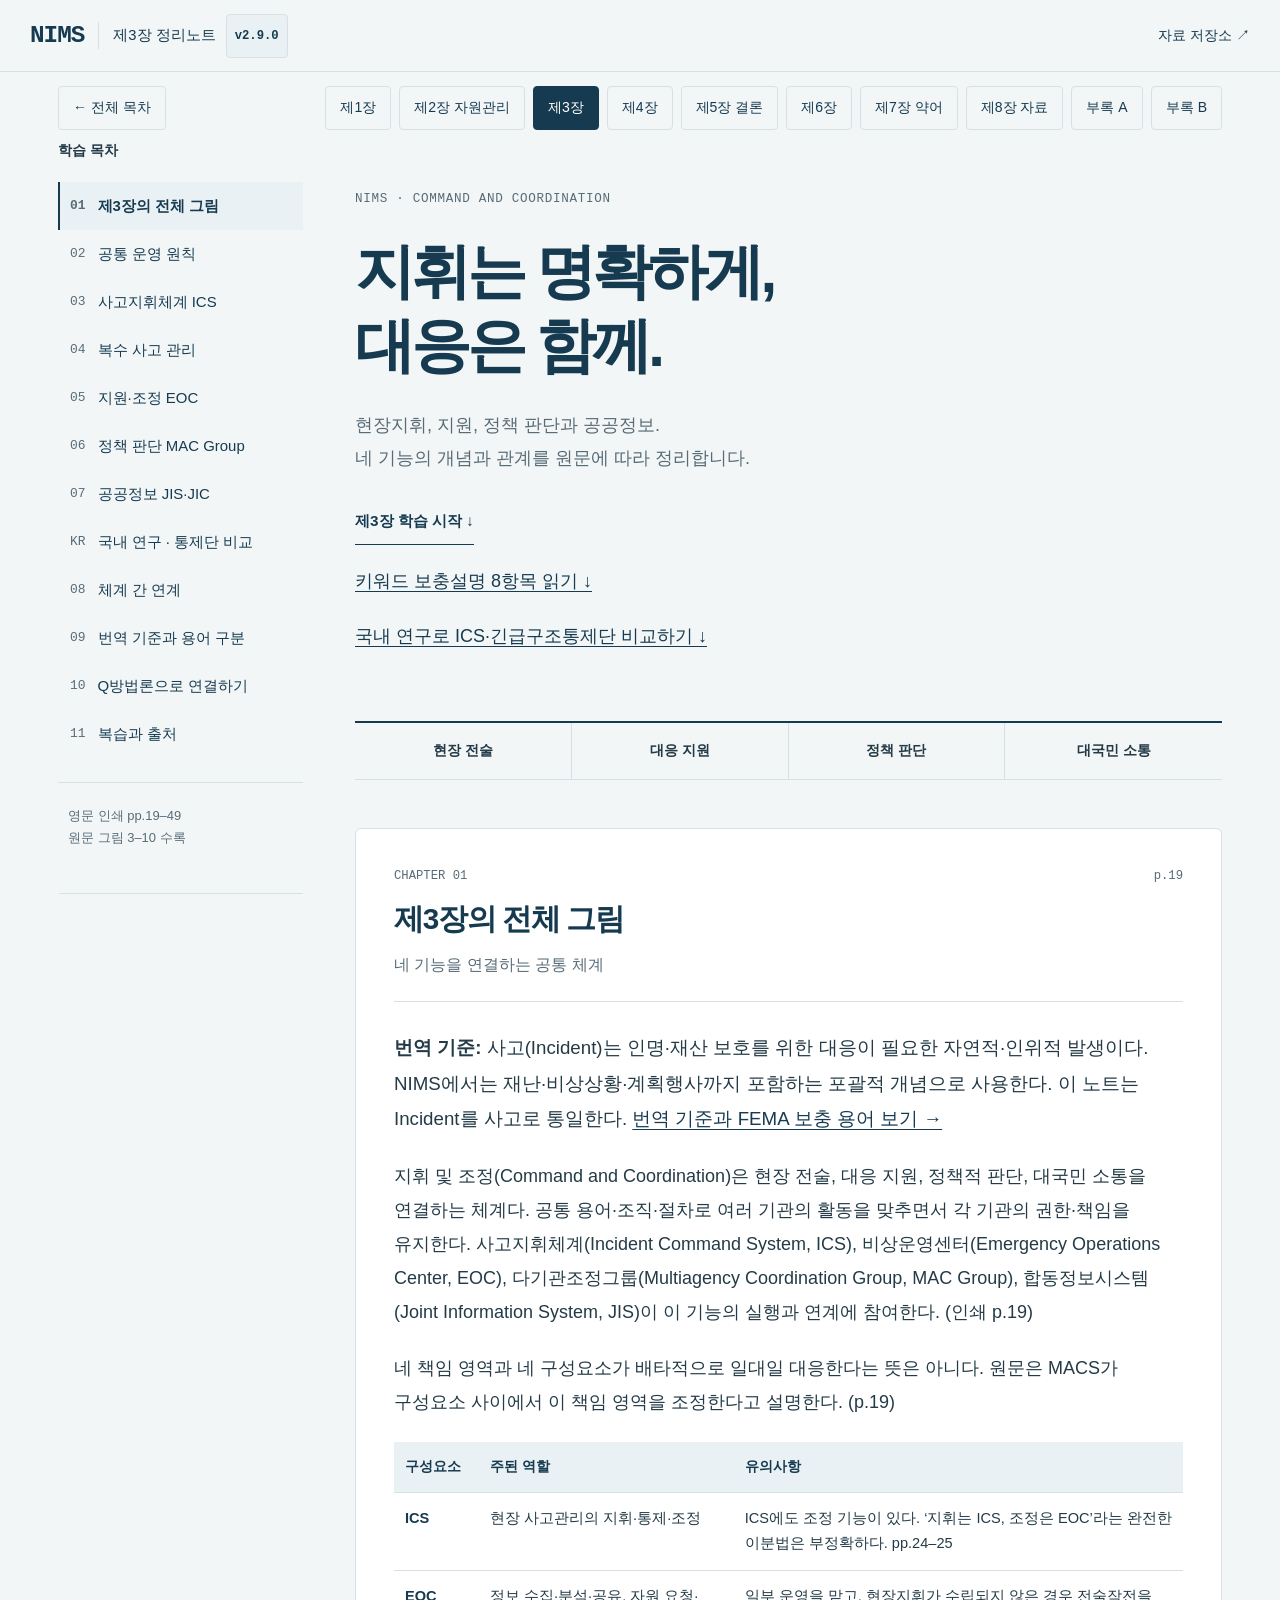
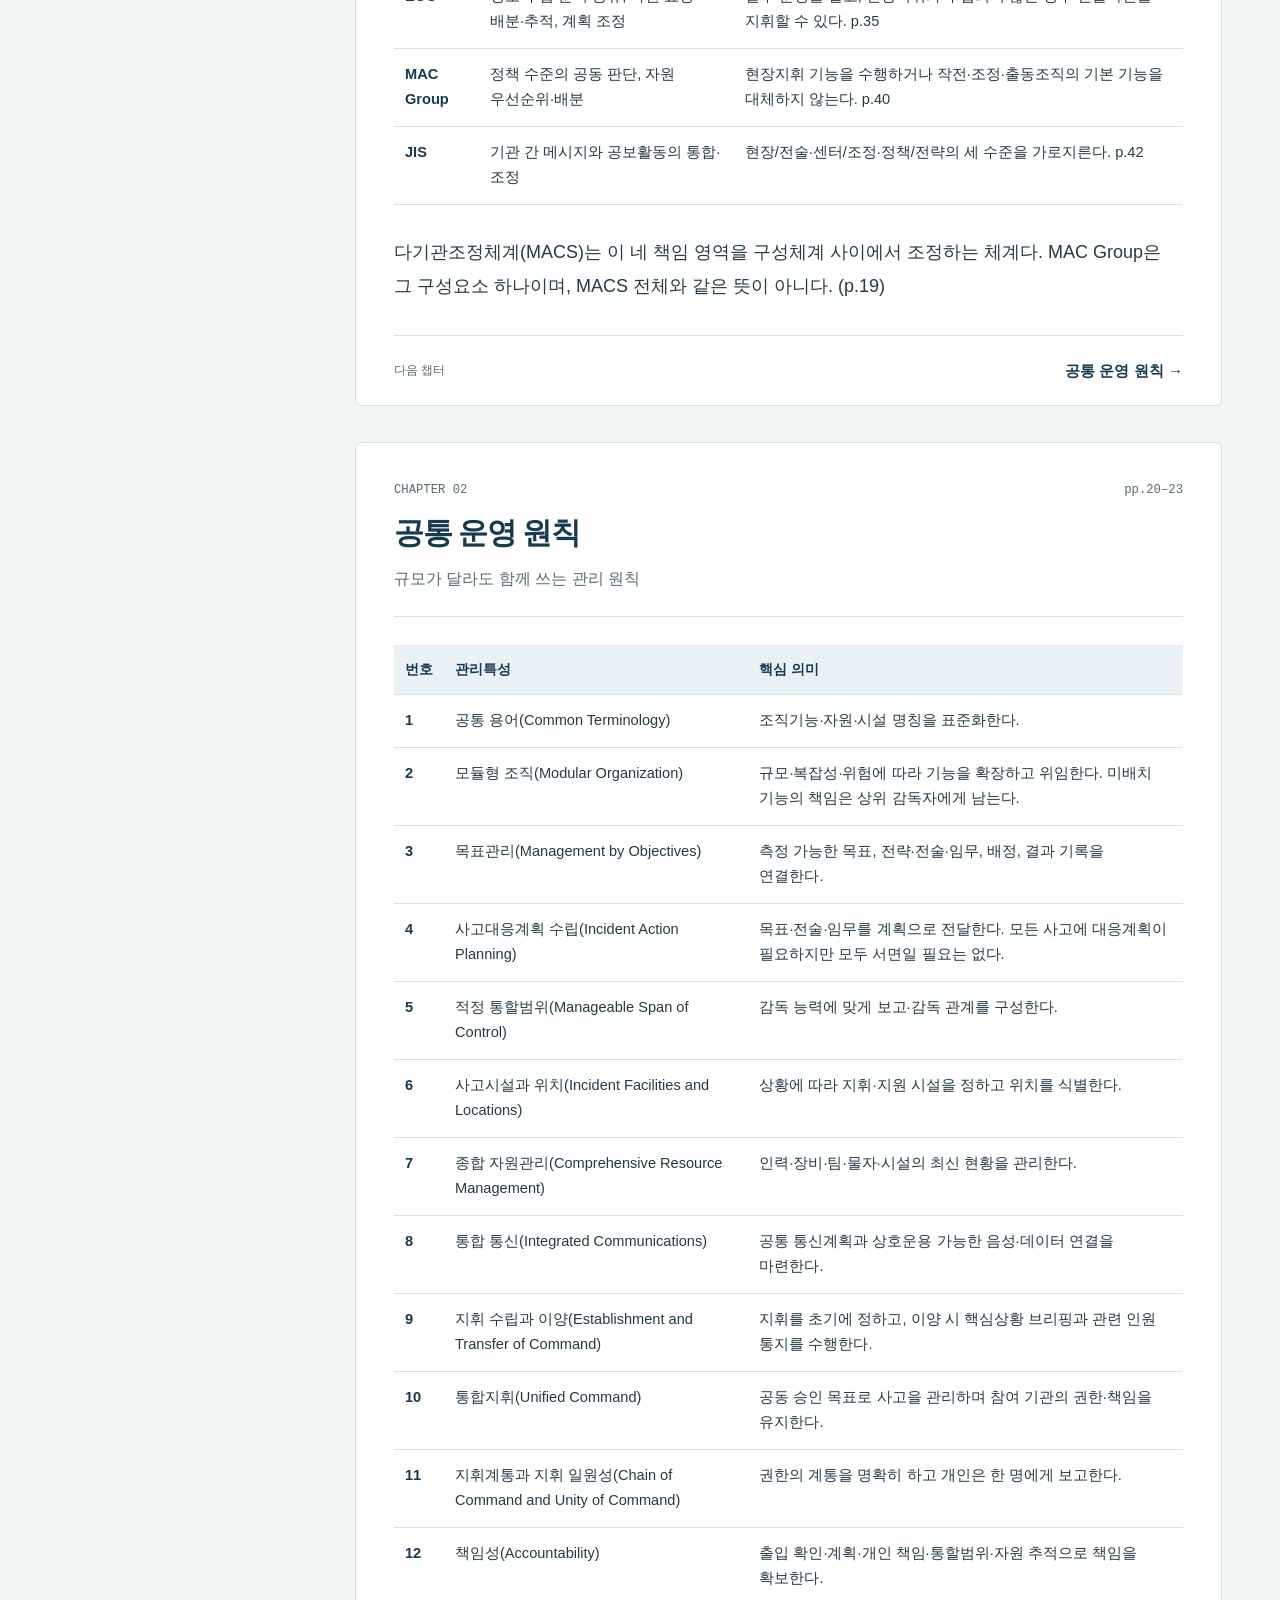
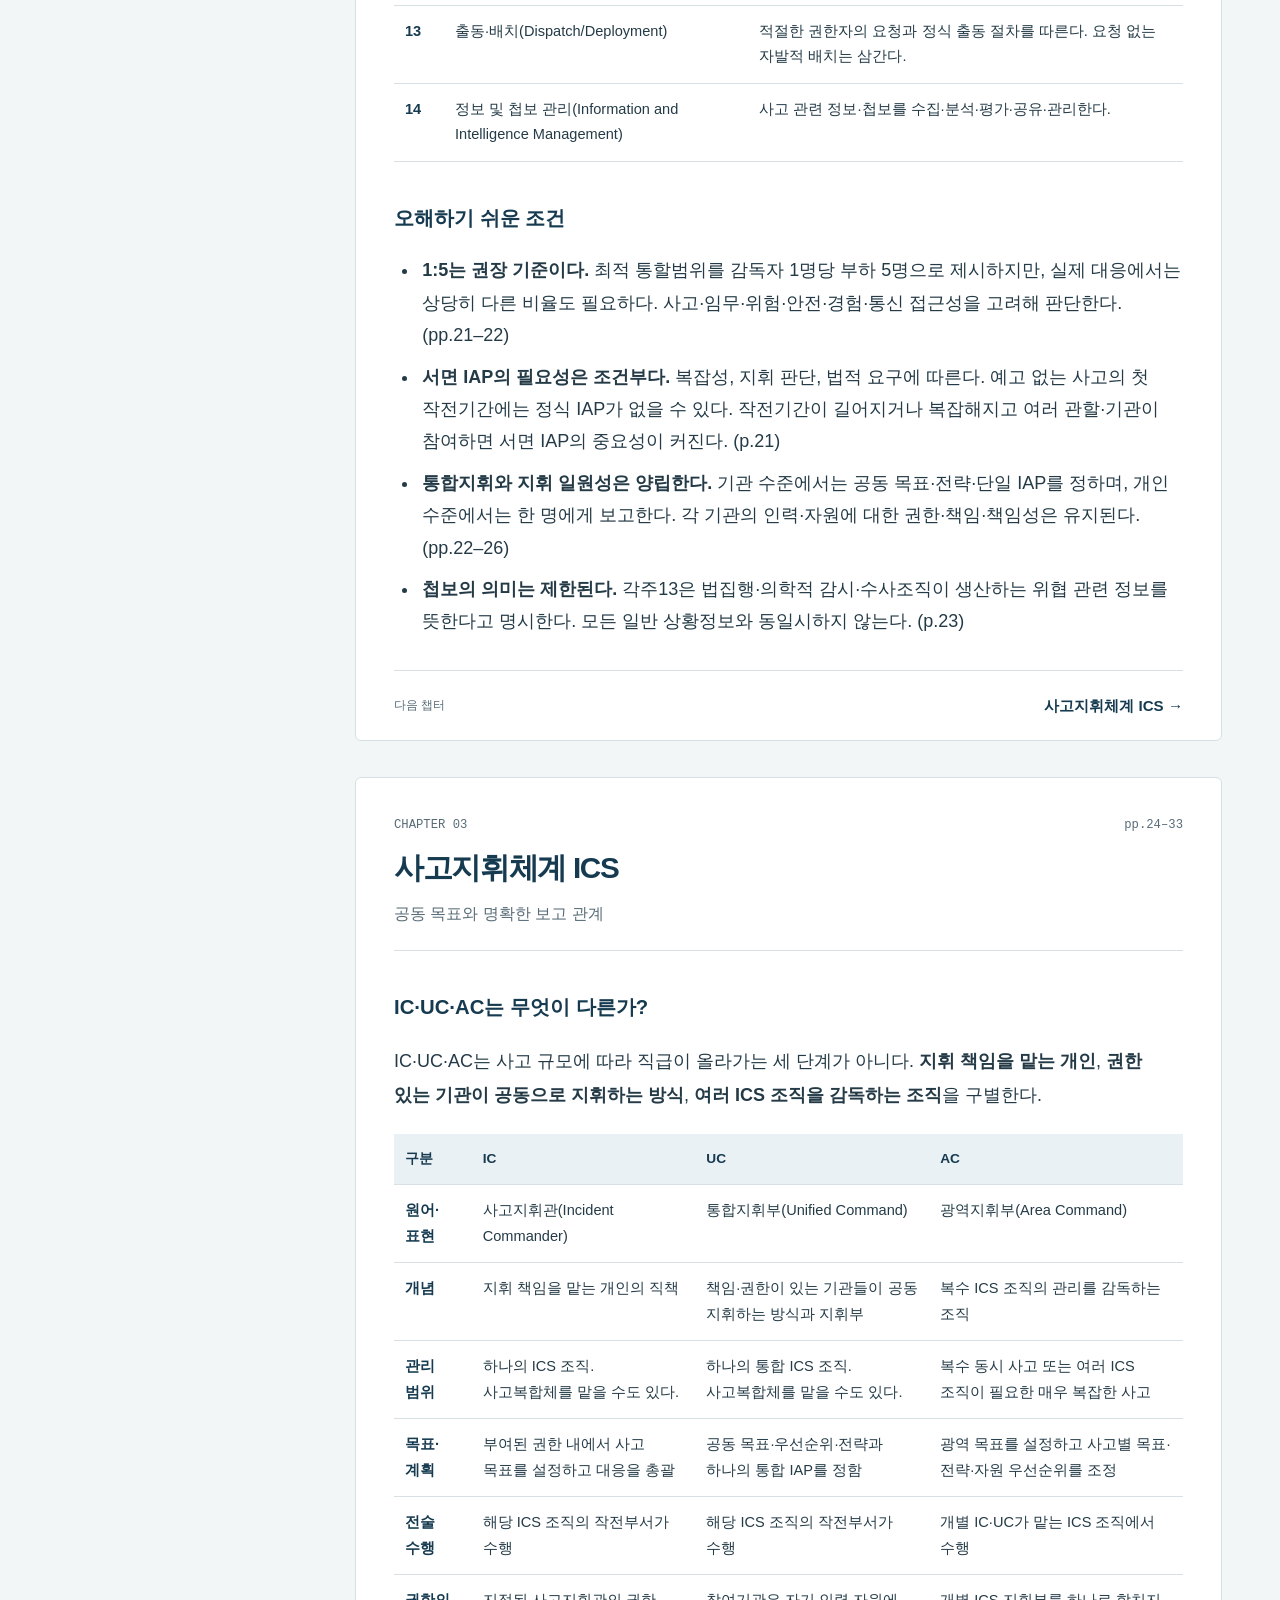
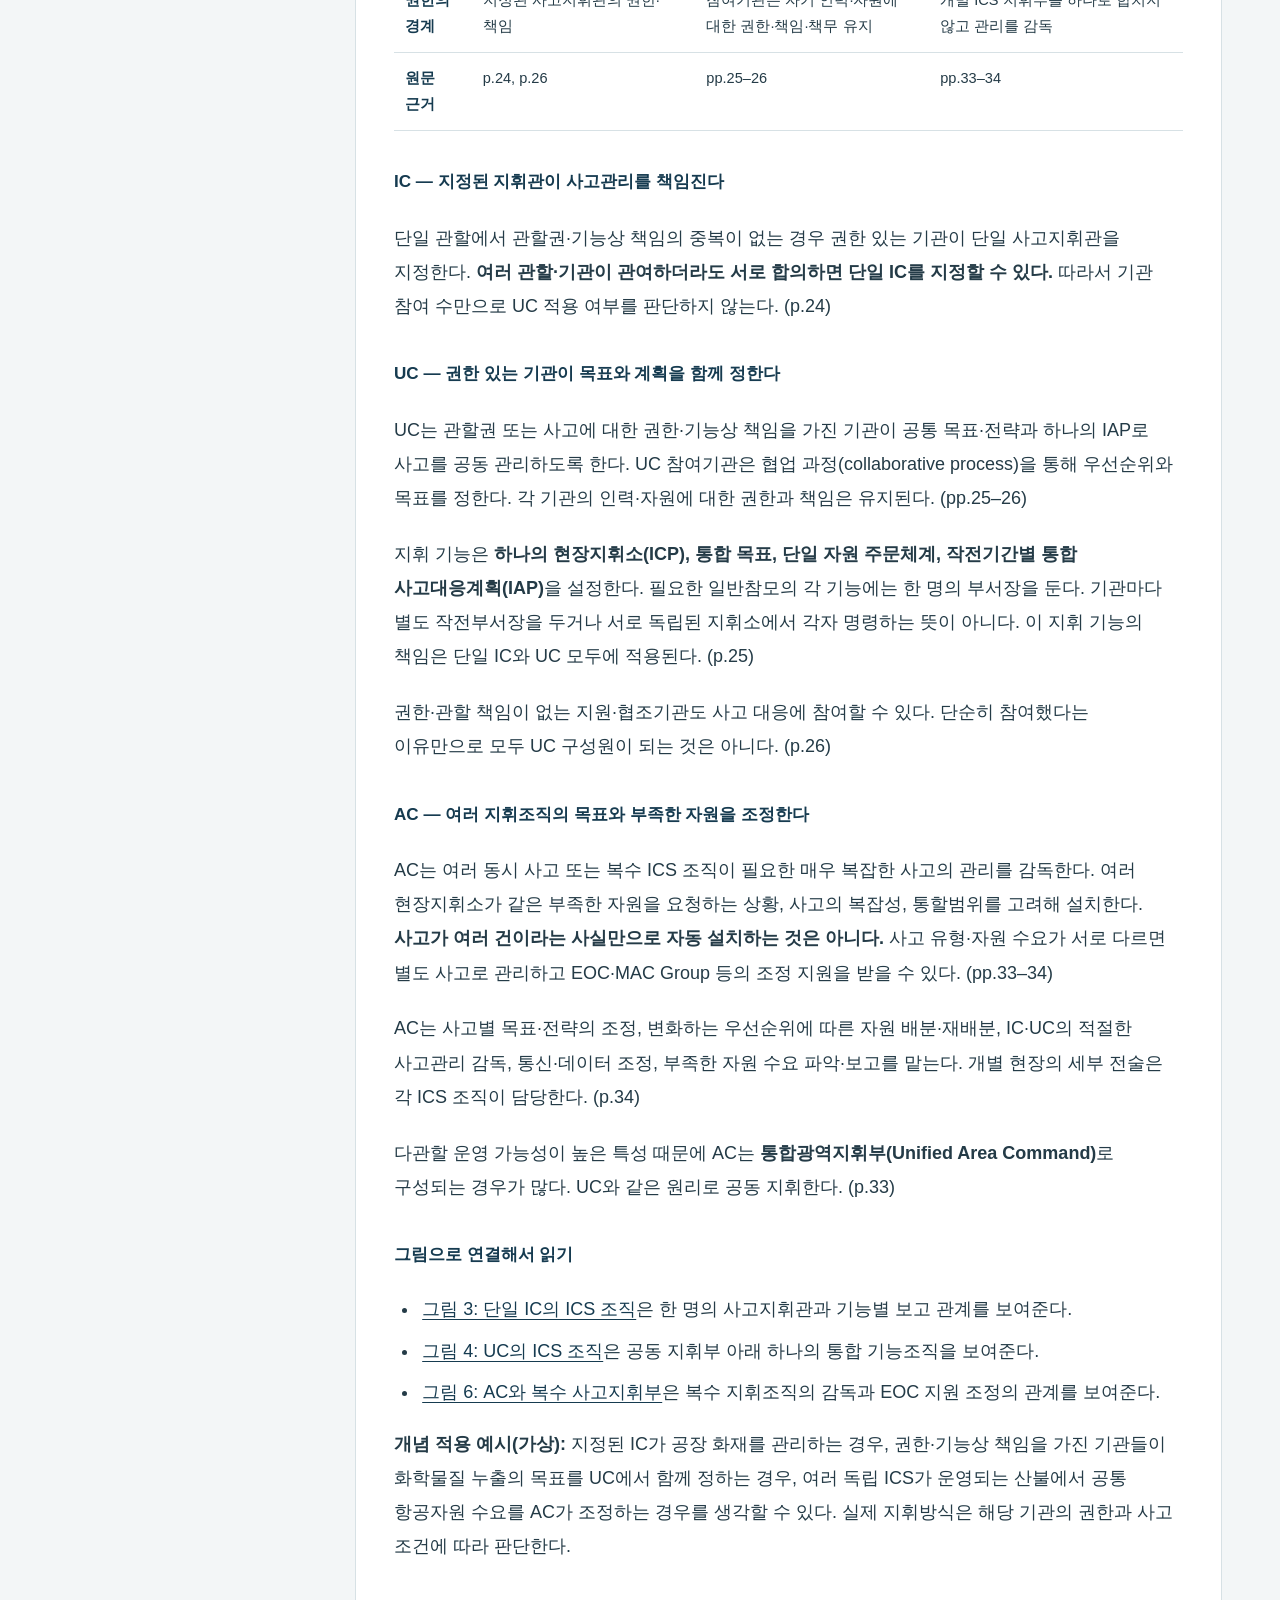
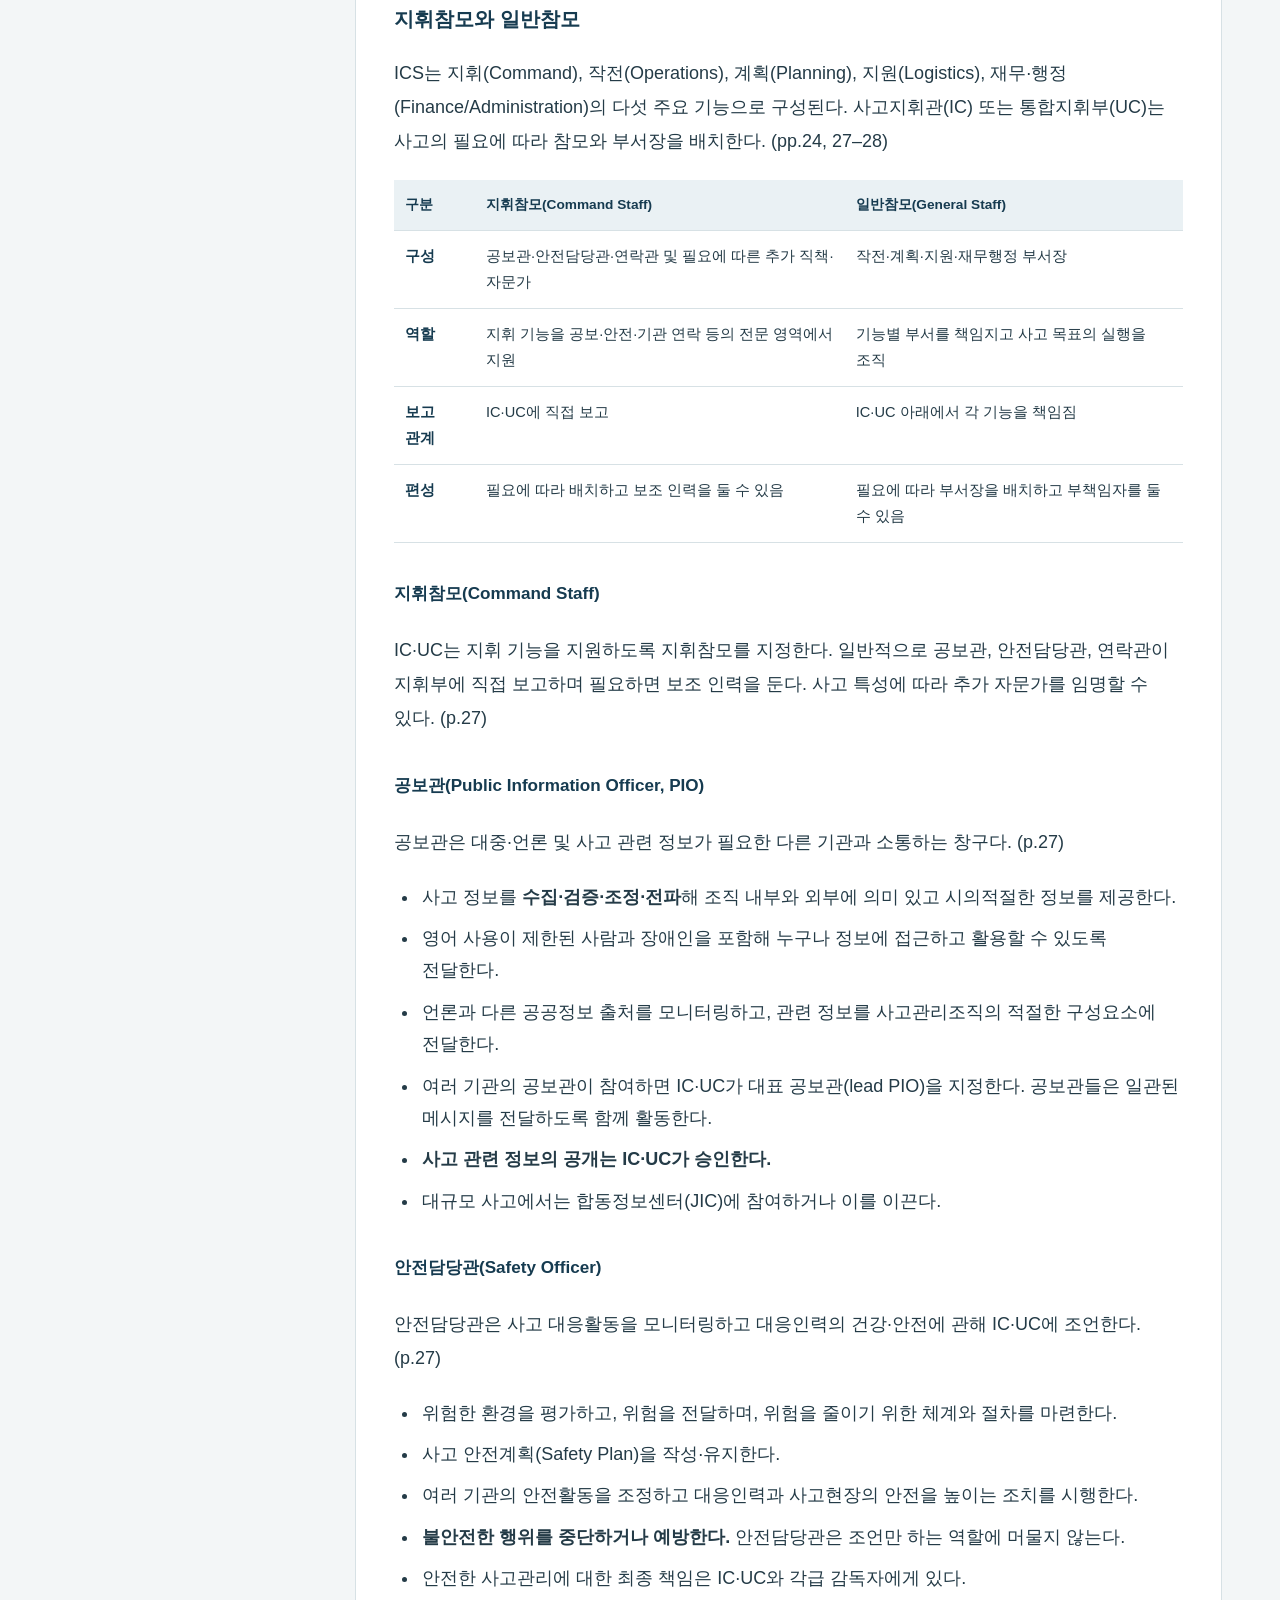
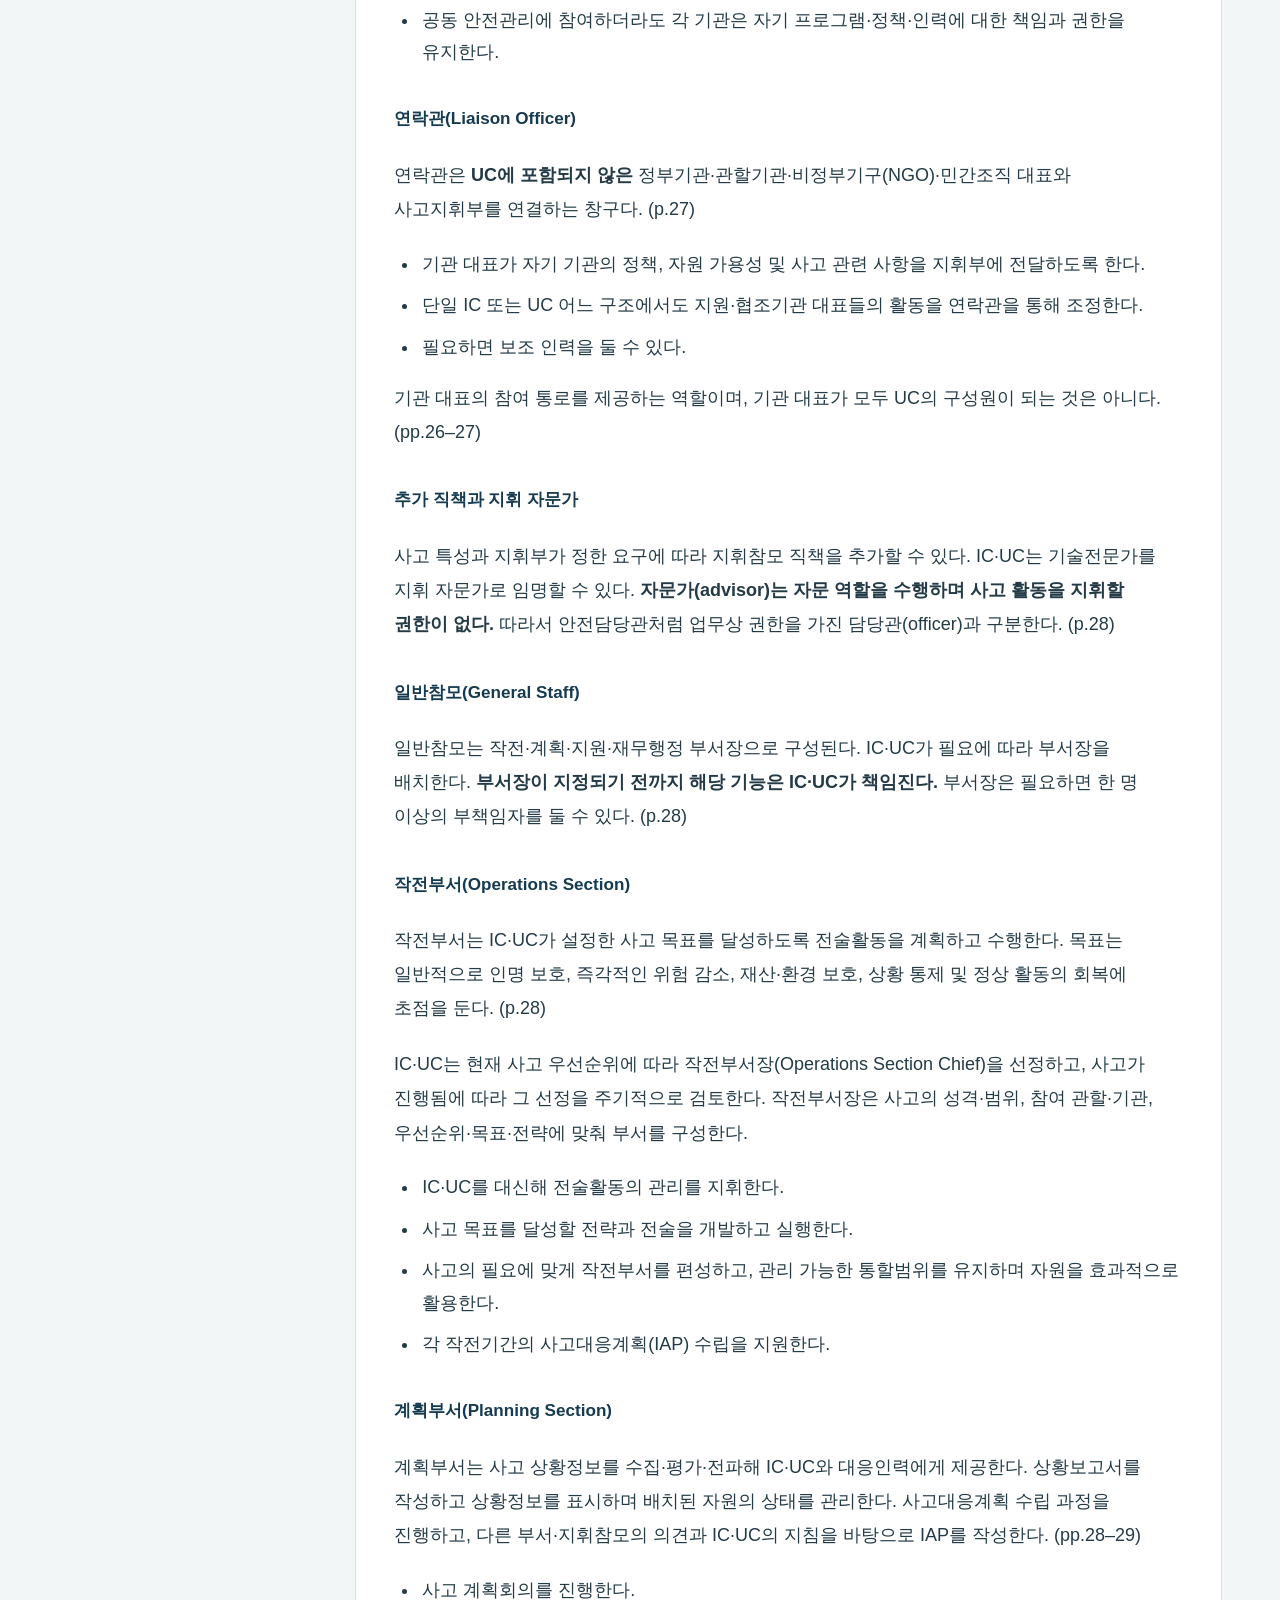
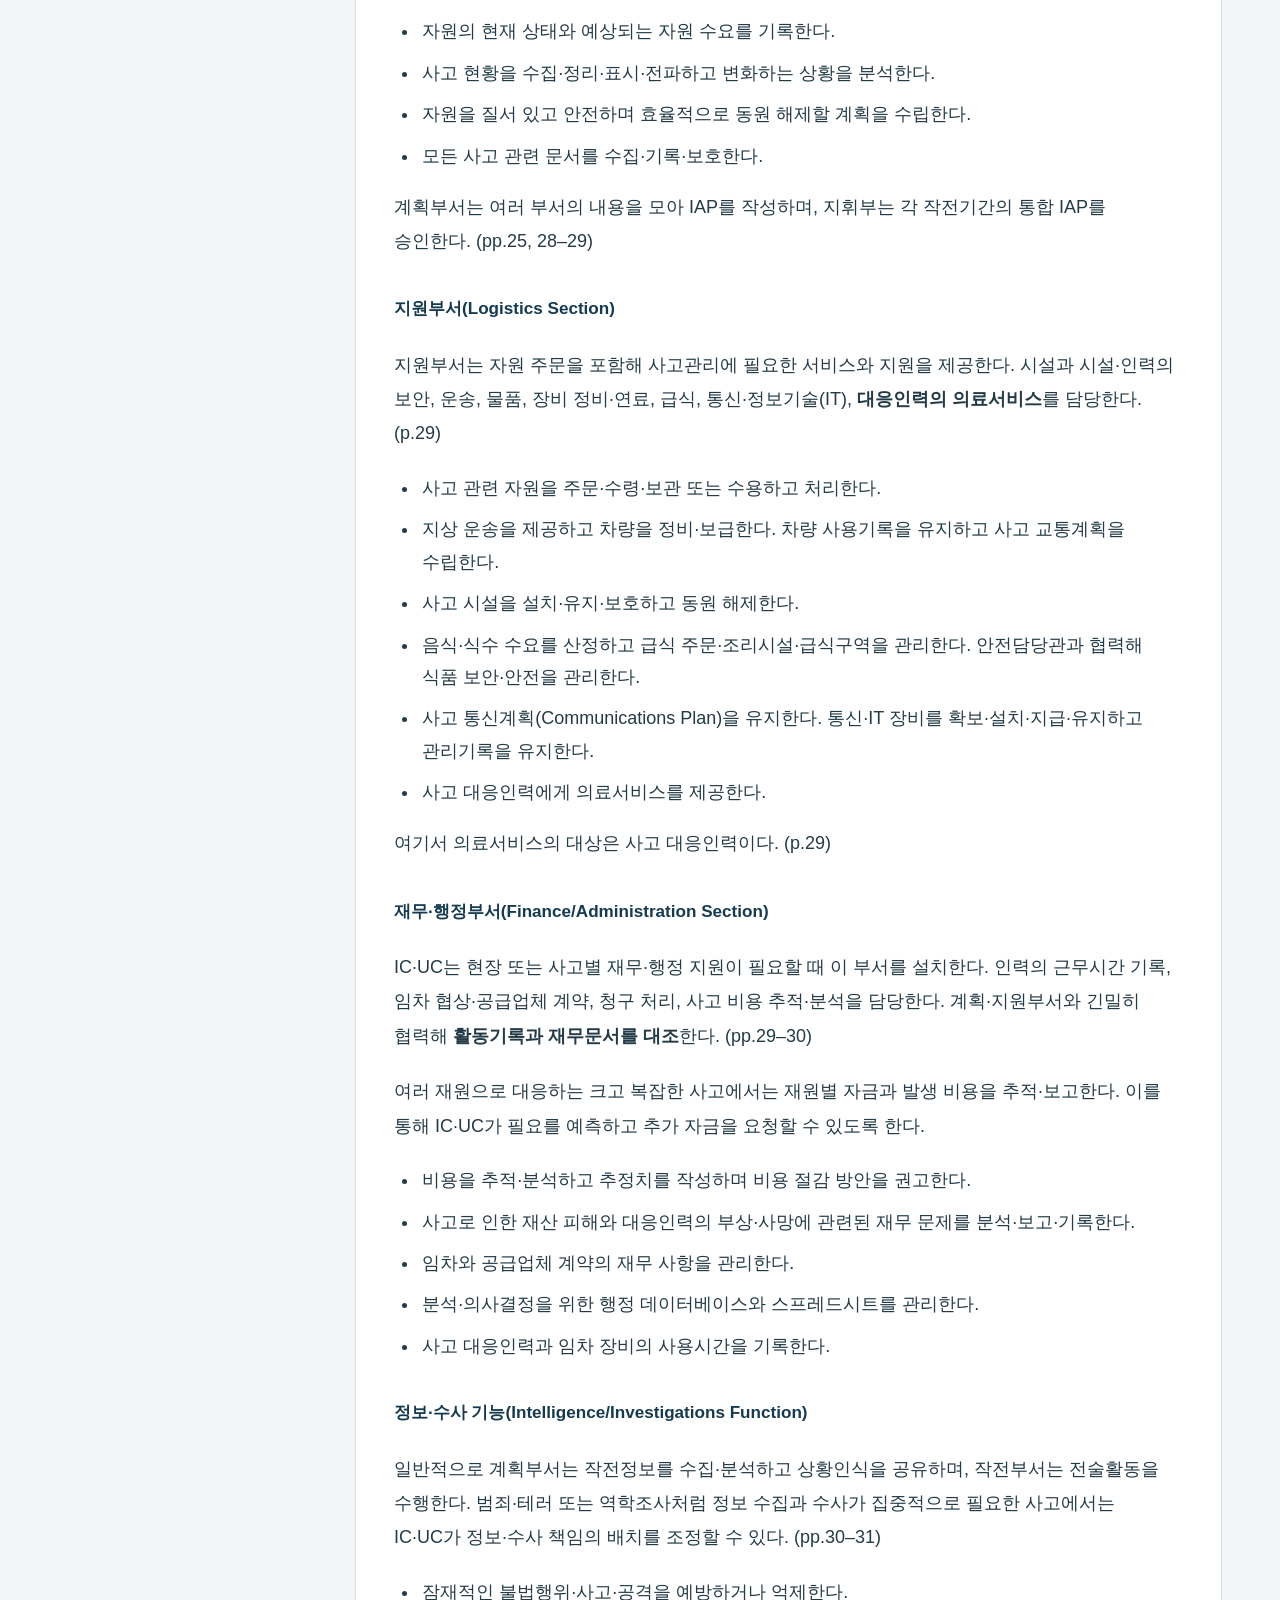
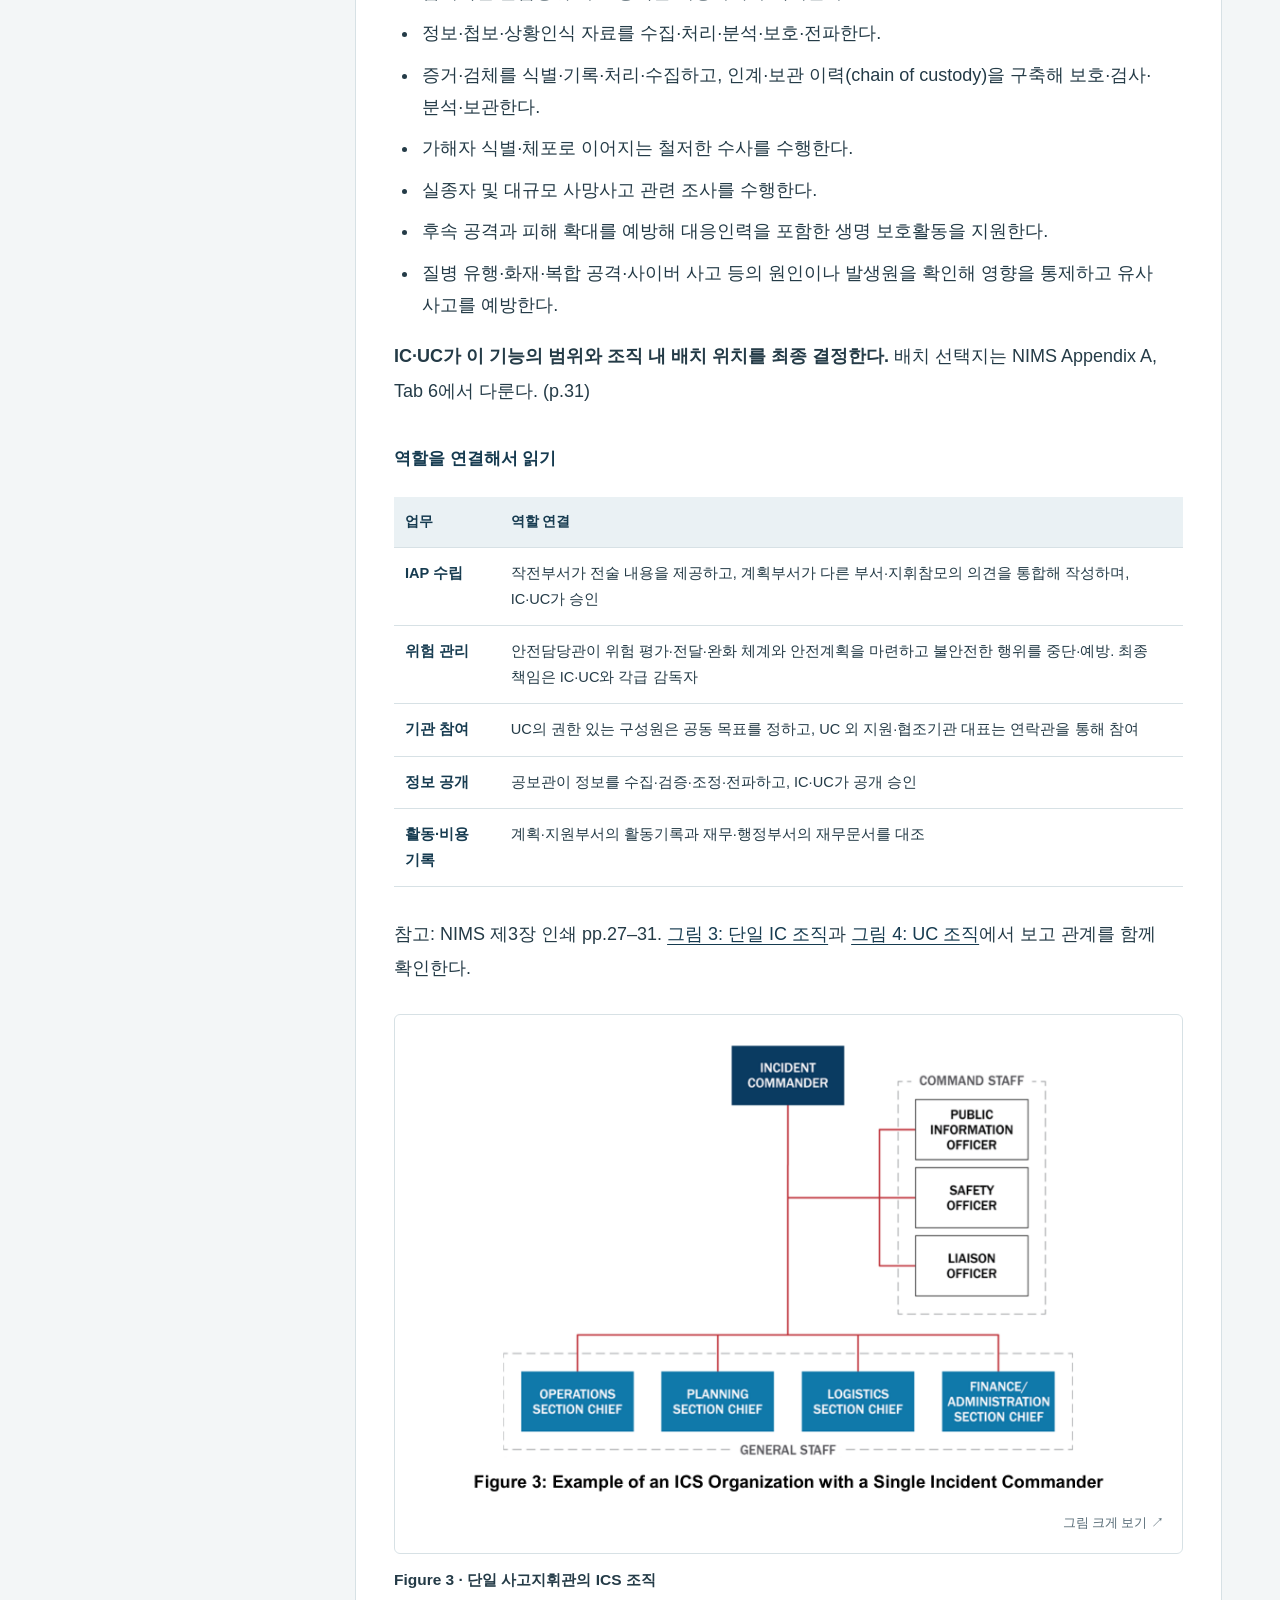
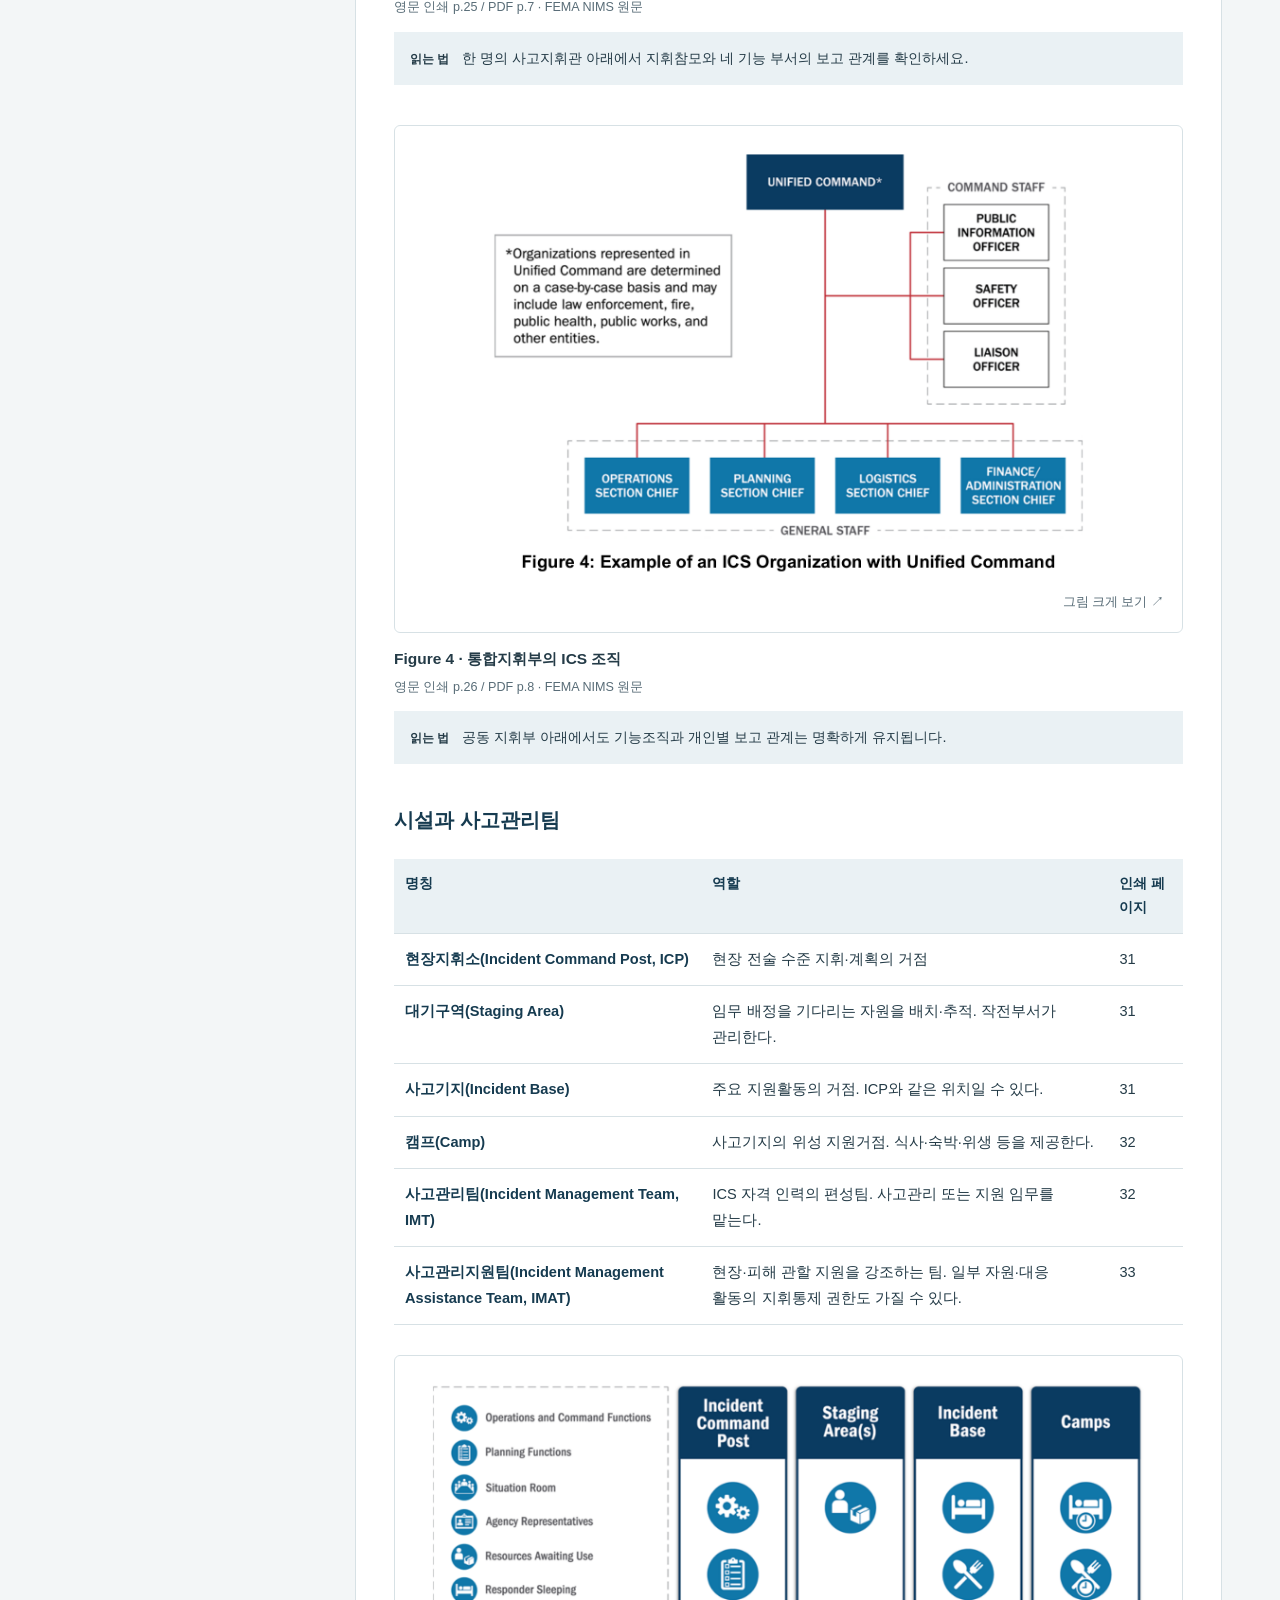
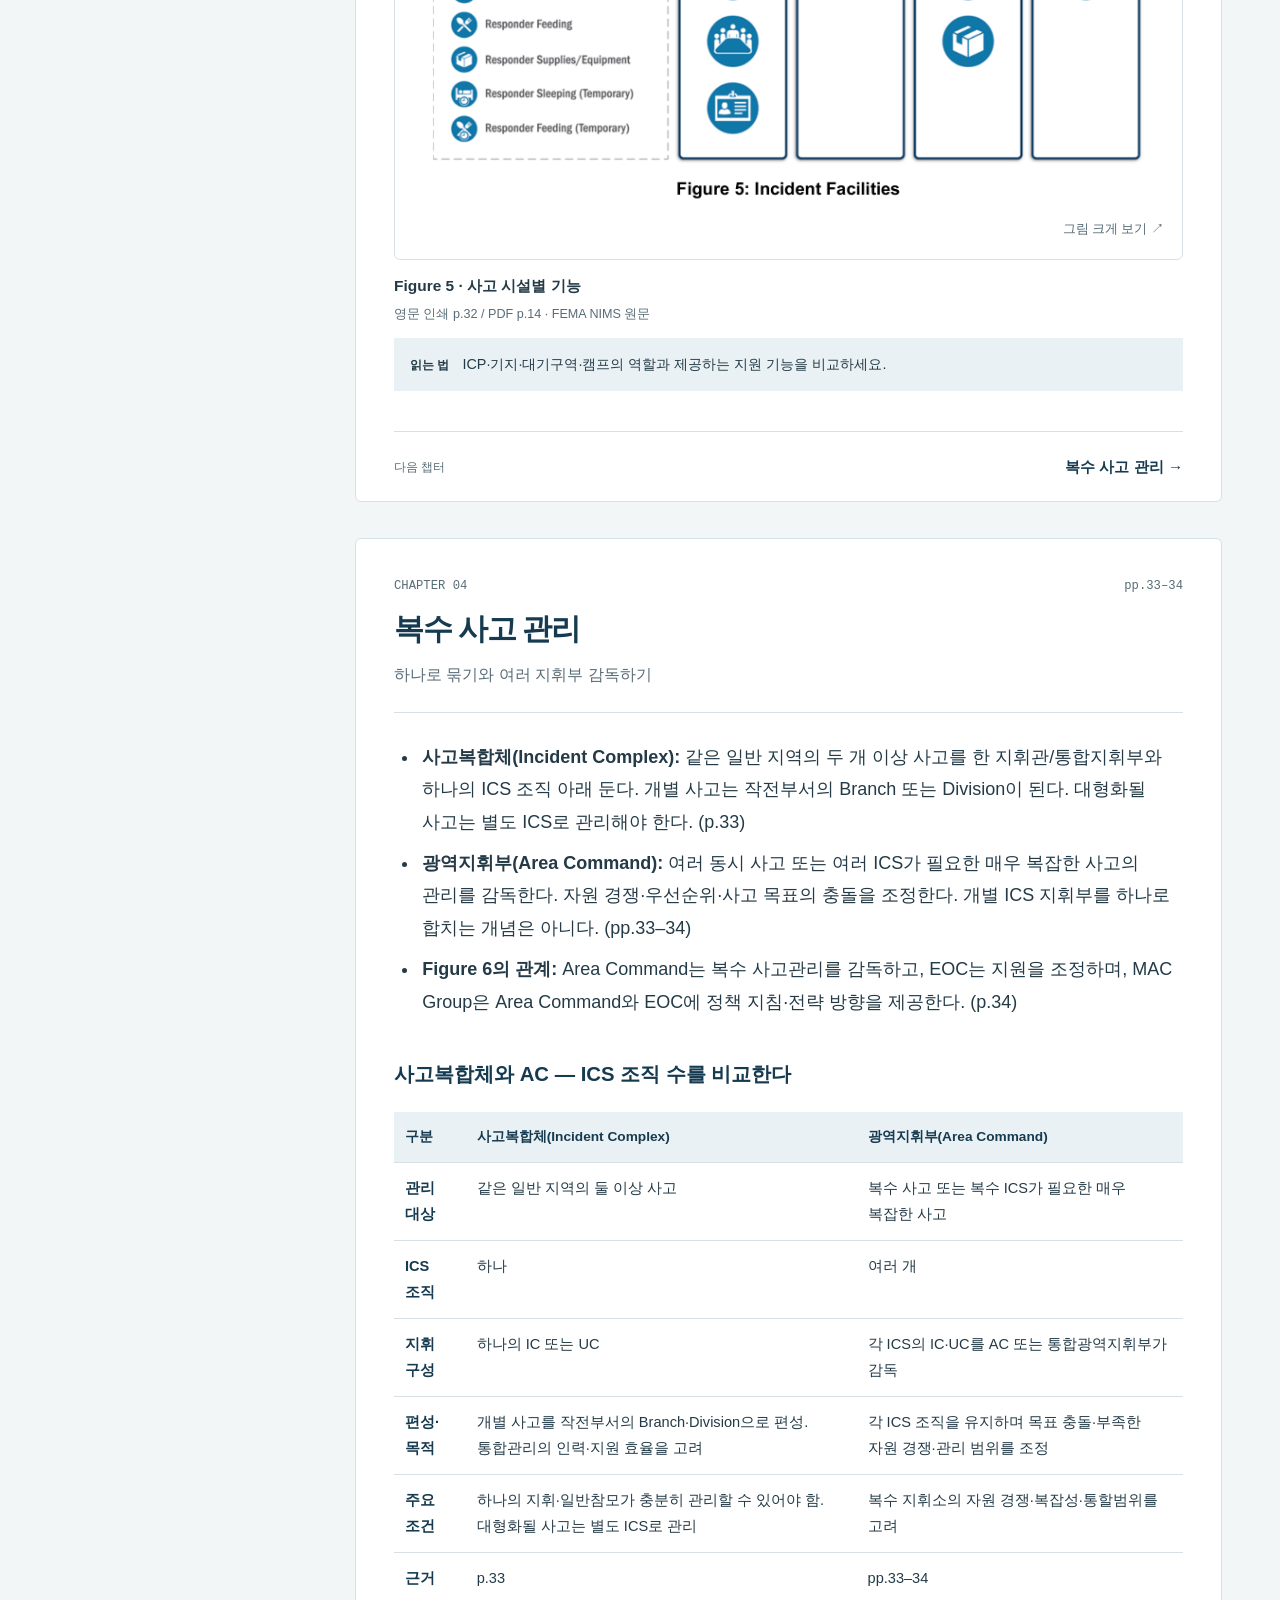
<file: chapters/03/index.html>
<!DOCTYPE html>

<html lang="ko">
<head>
<meta charset="utf-8"/>
<meta content="width=device-width, initial-scale=1" name="viewport"/>
<meta content="NIMS 제3장 지휘 및 조정을 원문 그림 8개와 함께 학습합니다. 관리특성, ICS, EOC, MAC Group, JIS의 관계와 예외 조건을 확인하세요." name="description"/>
<meta content="#163b50" name="theme-color"/>
<title>NIMS 제3장 | 지휘 및 조정 정리노트</title>
<link href="../../styles.css" rel="stylesheet"/>
<script defer="" src="../../app.js">
</script>
<meta content="2.9.0" name="version"/><link rel="stylesheet" href="../../book.css"><!-- keyword-style:start --><link rel="stylesheet" href="../../keyword-notes.css"><!-- keyword-style:end --></head>
<body id="top">
<a class="skip-link" href="#overview">본문으로 이동</a>
<div aria-hidden="true" class="reading-progress">
<span>
</span>
</div>
<header class="site-header">
<div class="header-identity">
<a class="brand" href="#top">
<strong>NIMS</strong>
<span>제3장 정리노트</span>
</a>
<a aria-label="현재 버전 v2.9.0, 변경 이력 보기" class="version-badge" href="https://github.com/dorobo99-prog/nims-chapter3-study/blob/main/CHANGELOG.md">v2.9.0</a>
</div>
<a class="repository-link" href="https://github.com/dorobo99-prog/nims-chapter3-study">자료 저장소 ↗</a>
</header><nav class="book-nav" aria-label="교재 전체 탐색"><a href="../../index.html">← 전체 목차</a><a href="../01/">제1장</a><a href="../02/">제2장 자원관리</a><a href="../../chapters/03/" aria-current="page">제3장</a><a href="../../chapters/04/" >제4장</a><a href="../05/">제5장 결론</a><a href="../06/">제6장</a><a href="../07/">제7장 약어</a><a href="../08/">제8장 자료</a><a href="../../appendices/a/">부록 A</a><a href="../../appendices/b/">부록 B</a></nav>
<div class="layout">
<aside class="desktop-toc">
<nav aria-label="챕터 목차">
<p class="toc-label">학습 목차</p>
<ol>
<li>
<a data-chapter="overview" href="#overview">
<span>01</span>제3장의 전체 그림</a>
</li>
<li>
<a data-chapter="principles" href="#principles">
<span>02</span>공통 운영 원칙</a>
</li>
<li>
<a data-chapter="ics" href="#ics">
<span>03</span>사고지휘체계 ICS</a>
</li>
<li>
<a data-chapter="multiple" href="#multiple">
<span>04</span>복수 사고 관리</a>
</li>
<li>
<a data-chapter="eoc" href="#eoc">
<span>05</span>지원·조정 EOC</a>
</li>
<li>
<a data-chapter="mac" href="#mac">
<span>06</span>정책 판단 MAC Group</a>
</li>
<li>
<a data-chapter="jis" href="#jis">
<span>07</span>공공정보 JIS·JIC</a>
</li>
<!-- korea-toc:start --><li><a href="#korea-comparison" data-chapter="korea-comparison"><span>KR</span>국내 연구 · 통제단 비교</a></li><!-- korea-toc:end --><li>
<a data-chapter="connections" href="#connections">
<span>08</span>체계 간 연계</a>
</li>
<li>
<a data-chapter="terms" href="#terms">
<span>09</span>번역 기준과 용어 구분</a>
</li>
<li><a data-chapter="q-research" href="#q-research"><span>10</span>Q방법론으로 연결하기</a></li>
<li>
<a data-chapter="review" href="#review">
<span>11</span>복습과 출처</a>
</li>
</ol>
<p class="toc-note">영문 인쇄 pp.19–49<br/>원문 그림 3–10 수록</p>
<!-- keyword-toc:start --><a class="keyword-toc-link" href="#keyword-notes" data-chapter="keyword-notes">키워드 보충설명 · 8</a><!-- keyword-toc:end --></nav>
</aside>
<div class="content-column">
<header class="hero">
<div class="hero-subject">NIMS · COMMAND AND COORDINATION</div>
<h1>지휘는 명확하게,<br/>대응은 함께.</h1>
<p>현장지휘, 지원, 정책 판단과 공공정보.<br/>네 기능의 개념과 관계를 원문에 따라 정리합니다.</p>
<a class="start-link" href="#overview">제3장 학습 시작 ↓</a>
<!-- keyword-quick:start --><p class="keyword-quick"><a href="#keyword-notes">키워드 보충설명 8항목 읽기 ↓</a></p><!-- keyword-quick:end --><!-- korea-quick:start --><p class="keyword-quick"><a href="#korea-comparison">국내 연구로 ICS·긴급구조통제단 비교하기 ↓</a></p><!-- korea-quick:end --></header>
<details class="mobile-toc">
<summary>
<span>목차</span>
<strong id="current-chapter">제3장의 전체 그림</strong>
</summary>
<nav aria-label="모바일 챕터 목차">
<ol>
<li>
<a data-chapter="overview" href="#overview">
<span>01</span>제3장의 전체 그림</a>
</li>
<li>
<a data-chapter="principles" href="#principles">
<span>02</span>공통 운영 원칙</a>
</li>
<li>
<a data-chapter="ics" href="#ics">
<span>03</span>사고지휘체계 ICS</a>
</li>
<li>
<a data-chapter="multiple" href="#multiple">
<span>04</span>복수 사고 관리</a>
</li>
<li>
<a data-chapter="eoc" href="#eoc">
<span>05</span>지원·조정 EOC</a>
</li>
<li>
<a data-chapter="mac" href="#mac">
<span>06</span>정책 판단 MAC Group</a>
</li>
<li>
<a data-chapter="jis" href="#jis">
<span>07</span>공공정보 JIS·JIC</a>
</li>
<!-- korea-toc:start --><li><a href="#korea-comparison" data-chapter="korea-comparison"><span>KR</span>국내 연구 · 통제단 비교</a></li><!-- korea-toc:end --><li>
<a data-chapter="connections" href="#connections">
<span>08</span>체계 간 연계</a>
</li>
<li>
<a data-chapter="terms" href="#terms">
<span>09</span>번역 기준과 용어 구분</a>
</li>
<li><a data-chapter="q-research" href="#q-research"><span>10</span>Q방법론으로 연결하기</a></li>
<li>
<a data-chapter="review" href="#review">
<span>11</span>복습과 출처</a>
</li>
</ol>
<!-- keyword-toc:start --><a class="keyword-toc-link" href="#keyword-notes" data-chapter="keyword-notes">키워드 보충설명 · 8</a><!-- keyword-toc:end --></nav>
</details>
<div aria-label="네 책임 영역" class="responsibility-strip">
<span>현장 전술</span>
<span>대응 지원</span>
<span>정책 판단</span>
<span>대국민 소통</span>
</div>
<main>
<section aria-labelledby="heading-overview" class="chapter" id="overview">
<header class="chapter-header">
<div class="chapter-meta">
<span>CHAPTER 01</span>
<span>p.19</span>
</div>
<h2 id="heading-overview">제3장의 전체 그림</h2>
<p>네 기능을 연결하는 공통 체계</p>
</header>
<div class="chapter-body">
<p><strong>번역 기준:</strong> 사고(Incident)는 인명·재산 보호를 위한 대응이 필요한 자연적·인위적 발생이다. NIMS에서는 재난·비상상황·계획행사까지 포함하는 포괄적 개념으로 사용한다. 이 노트는 Incident를 사고로 통일한다. <a href="#terms">번역 기준과 FEMA 보충 용어 보기 →</a></p>
<p>지휘 및 조정(Command and Coordination)은 현장 전술, 대응 지원, 정책적 판단, 대국민 소통을 연결하는 체계다. 공통 용어·조직·절차로 여러 기관의 활동을 맞추면서 각 기관의 권한·책임을 유지한다. 사고지휘체계(Incident Command System, ICS), 비상운영센터(Emergency Operations Center, EOC), 다기관조정그룹(Multiagency Coordination Group, MAC Group), 합동정보시스템(Joint Information System, JIS)이 이 기능의 실행과 연계에 참여한다. (인쇄 p.19)</p>

<p>네 책임 영역과 네 구성요소가 배타적으로 일대일 대응한다는 뜻은 아니다. 원문은 MACS가 구성요소 사이에서 이 책임 영역을 조정한다고 설명한다. (p.19)</p>
<table class="study-table">
<thead>
<tr>
<th>구성요소</th>
<th>주된 역할</th>
<th>유의사항</th>
</tr>
</thead>
<tbody>
<tr>
<td data-label="구성요소">ICS</td>
<td data-label="주된 역할">현장 사고관리의 지휘·통제·조정</td>
<td data-label="유의사항">ICS에도 조정 기능이 있다. ‘지휘는 ICS, 조정은 EOC’라는 완전한 이분법은 부정확하다. pp.24–25</td>
</tr>
<tr>
<td data-label="구성요소">EOC</td>
<td data-label="주된 역할">정보 수집·분석·공유, 자원 요청·배분·추적, 계획 조정</td>
<td data-label="유의사항">일부 운영을 맡고, 현장지휘가 수립되지 않은 경우 전술작전을 지휘할 수 있다. p.35</td>
</tr>
<tr>
<td data-label="구성요소">MAC Group</td>
<td data-label="주된 역할">정책 수준의 공동 판단, 자원 우선순위·배분</td>
<td data-label="유의사항">현장지휘 기능을 수행하거나 작전·조정·출동조직의 기본 기능을 대체하지 않는다. p.40</td>
</tr>
<tr>
<td data-label="구성요소">JIS</td>
<td data-label="주된 역할">기관 간 메시지와 공보활동의 통합·조정</td>
<td data-label="유의사항">현장/전술·센터/조정·정책/전략의 세 수준을 가로지른다. p.42</td>
</tr>
</tbody>
</table>
<p>다기관조정체계(MACS)는 이 네 책임 영역을 구성체계 사이에서 조정하는 체계다. MAC Group은 그 구성요소 하나이며, MACS 전체와 같은 뜻이 아니다. (p.19)</p>
</div>
<a class="next-chapter" href="#principles">
<span>다음 챕터</span>
<strong>공통 운영 원칙 →</strong>
</a>
</section>
<section aria-labelledby="heading-principles" class="chapter" id="principles">
<header class="chapter-header">
<div class="chapter-meta">
<span>CHAPTER 02</span>
<span>pp.20–23</span>
</div>
<h2 id="heading-principles">공통 운영 원칙</h2>
<p>규모가 달라도 함께 쓰는 관리 원칙</p>
</header>
<div class="chapter-body">

<table class="study-table">
<thead>
<tr>
<th>번호</th>
<th>관리특성</th>
<th>핵심 의미</th>
</tr>
</thead>
<tbody>
<tr>
<td data-label="번호">1</td>
<td data-label="관리특성">공통 용어(Common Terminology)</td>
<td data-label="핵심 의미">조직기능·자원·시설 명칭을 표준화한다.</td>
</tr>
<tr>
<td data-label="번호">2</td>
<td data-label="관리특성">모듈형 조직(Modular Organization)</td>
<td data-label="핵심 의미">규모·복잡성·위험에 따라 기능을 확장하고 위임한다. 미배치 기능의 책임은 상위 감독자에게 남는다.</td>
</tr>
<tr>
<td data-label="번호">3</td>
<td data-label="관리특성">목표관리(Management by Objectives)</td>
<td data-label="핵심 의미">측정 가능한 목표, 전략·전술·임무, 배정, 결과 기록을 연결한다.</td>
</tr>
<tr>
<td data-label="번호">4</td>
<td data-label="관리특성">사고대응계획 수립(Incident Action Planning)</td>
<td data-label="핵심 의미">목표·전술·임무를 계획으로 전달한다. 모든 사고에 대응계획이 필요하지만 모두 서면일 필요는 없다.</td>
</tr>
<tr>
<td data-label="번호">5</td>
<td data-label="관리특성">적정 통할범위(Manageable Span of Control)</td>
<td data-label="핵심 의미">감독 능력에 맞게 보고·감독 관계를 구성한다.</td>
</tr>
<tr>
<td data-label="번호">6</td>
<td data-label="관리특성">사고시설과 위치(Incident Facilities and Locations)</td>
<td data-label="핵심 의미">상황에 따라 지휘·지원 시설을 정하고 위치를 식별한다.</td>
</tr>
<tr>
<td data-label="번호">7</td>
<td data-label="관리특성">종합 자원관리(Comprehensive Resource Management)</td>
<td data-label="핵심 의미">인력·장비·팀·물자·시설의 최신 현황을 관리한다.</td>
</tr>
<tr>
<td data-label="번호">8</td>
<td data-label="관리특성">통합 통신(Integrated Communications)</td>
<td data-label="핵심 의미">공통 통신계획과 상호운용 가능한 음성·데이터 연결을 마련한다.</td>
</tr>
<tr>
<td data-label="번호">9</td>
<td data-label="관리특성">지휘 수립과 이양(Establishment and Transfer of Command)</td>
<td data-label="핵심 의미">지휘를 초기에 정하고, 이양 시 핵심상황 브리핑과 관련 인원 통지를 수행한다.</td>
</tr>
<tr>
<td data-label="번호">10</td>
<td data-label="관리특성">통합지휘(Unified Command)</td>
<td data-label="핵심 의미">공동 승인 목표로 사고을 관리하며 참여 기관의 권한·책임을 유지한다.</td>
</tr>
<tr>
<td data-label="번호">11</td>
<td data-label="관리특성">지휘계통과 지휘 일원성(Chain of Command and Unity of Command)</td>
<td data-label="핵심 의미">권한의 계통을 명확히 하고 개인은 한 명에게 보고한다.</td>
</tr>
<tr>
<td data-label="번호">12</td>
<td data-label="관리특성">책임성(Accountability)</td>
<td data-label="핵심 의미">출입 확인·계획·개인 책임·통할범위·자원 추적으로 책임을 확보한다.</td>
</tr>
<tr>
<td data-label="번호">13</td>
<td data-label="관리특성">출동·배치(Dispatch/Deployment)</td>
<td data-label="핵심 의미">적절한 권한자의 요청과 정식 출동 절차를 따른다. 요청 없는 자발적 배치는 삼간다.</td>
</tr>
<tr>
<td data-label="번호">14</td>
<td data-label="관리특성">정보 및 첩보 관리(Information and Intelligence Management)</td>
<td data-label="핵심 의미">사고 관련 정보·첩보를 수집·분석·평가·공유·관리한다.</td>
</tr>
</tbody>
</table>
<h3>오해하기 쉬운 조건</h3>
<ul>
<li>
<strong>1:5는 권장 기준이다.</strong> 최적 통할범위를 감독자 1명당 부하 5명으로 제시하지만, 실제 대응에서는 상당히 다른 비율도 필요하다. 사고·임무·위험·안전·경험·통신 접근성을 고려해 판단한다. (pp.21–22)</li>
<li>
<strong>서면 IAP의 필요성은 조건부다.</strong> 복잡성, 지휘 판단, 법적 요구에 따른다. 예고 없는 사고의 첫 작전기간에는 정식 IAP가 없을 수 있다. 작전기간이 길어지거나 복잡해지고 여러 관할·기관이 참여하면 서면 IAP의 중요성이 커진다. (p.21)</li>
<li>
<strong>통합지휘와 지휘 일원성은 양립한다.</strong> 기관 수준에서는 공동 목표·전략·단일 IAP를 정하며, 개인 수준에서는 한 명에게 보고한다. 각 기관의 인력·자원에 대한 권한·책임·책임성은 유지된다. (pp.22–26)</li>
<li>
<strong>첩보의 의미는 제한된다.</strong> 각주13은 법집행·의학적 감시·수사조직이 생산하는 위협 관련 정보를 뜻한다고 명시한다. 모든 일반 상황정보와 동일시하지 않는다. (p.23)</li>
</ul>
</div>
<a class="next-chapter" href="#ics">
<span>다음 챕터</span>
<strong>사고지휘체계 ICS →</strong>
</a>
</section>
<section aria-labelledby="heading-ics" class="chapter" id="ics">
<header class="chapter-header">
<div class="chapter-meta">
<span>CHAPTER 03</span>
<span>pp.24–33</span>
</div>
<h2 id="heading-ics">사고지휘체계 ICS</h2>
<p>공동 목표와 명확한 보고 관계</p>
</header>
<div class="chapter-body">
<div id="command-comparison"><h3>IC·UC·AC는 무엇이 다른가?</h3>
<p>IC·UC·AC는 사고 규모에 따라 직급이 올라가는 세 단계가 아니다. <strong>지휘 책임을 맡는 개인</strong>, <strong>권한 있는 기관이 공동으로 지휘하는 방식</strong>, <strong>여러 ICS 조직을 감독하는 조직</strong>을 구별한다. </p>
<table class="study-table">
<thead>
<tr>
<th>구분</th>
<th>IC</th>
<th>UC</th>
<th>AC</th>
</tr>
</thead>
<tbody>
<tr>
<td data-label="구분">원어·표현</td>
<td data-label="IC">사고지휘관(Incident Commander)</td>
<td data-label="UC">통합지휘부(Unified Command)</td>
<td data-label="AC">광역지휘부(Area Command)</td>
</tr>
<tr>
<td data-label="구분">개념</td>
<td data-label="IC">지휘 책임을 맡는 개인의 직책</td>
<td data-label="UC">책임·권한이 있는 기관들이 공동 지휘하는 방식과 지휘부</td>
<td data-label="AC">복수 ICS 조직의 관리를 감독하는 조직</td>
</tr>
<tr>
<td data-label="구분">관리 범위</td>
<td data-label="IC">하나의 ICS 조직. 사고복합체를 맡을 수도 있다.</td>
<td data-label="UC">하나의 통합 ICS 조직. 사고복합체를 맡을 수도 있다.</td>
<td data-label="AC">복수 동시 사고 또는 여러 ICS 조직이 필요한 매우 복잡한 사고</td>
</tr>
<tr>
<td data-label="구분">목표·계획</td>
<td data-label="IC">부여된 권한 내에서 사고 목표를 설정하고 대응을 총괄</td>
<td data-label="UC">공동 목표·우선순위·전략과 하나의 통합 IAP를 정함</td>
<td data-label="AC">광역 목표를 설정하고 사고별 목표·전략·자원 우선순위를 조정</td>
</tr>
<tr>
<td data-label="구분">전술 수행</td>
<td data-label="IC">해당 ICS 조직의 작전부서가 수행</td>
<td data-label="UC">해당 ICS 조직의 작전부서가 수행</td>
<td data-label="AC">개별 IC·UC가 맡는 ICS 조직에서 수행</td>
</tr>
<tr>
<td data-label="구분">권한의 경계</td>
<td data-label="IC">지정된 사고지휘관의 권한·책임</td>
<td data-label="UC">참여기관은 자기 인력·자원에 대한 권한·책임·책무 유지</td>
<td data-label="AC">개별 ICS 지휘부를 하나로 합치지 않고 관리를 감독</td>
</tr>
<tr>
<td data-label="구분">원문 근거</td>
<td data-label="IC">p.24, p.26</td>
<td data-label="UC">pp.25–26</td>
<td data-label="AC">pp.33–34</td>
</tr>
</tbody>
</table>
<h4>IC — 지정된 지휘관이 사고관리를 책임진다</h4>
<p>단일 관할에서 관할권·기능상 책임의 중복이 없는 경우 권한 있는 기관이 단일 사고지휘관을 지정한다. <strong>여러 관할·기관이 관여하더라도 서로 합의하면 단일 IC를 지정할 수 있다.</strong> 따라서 기관 참여 수만으로 UC 적용 여부를 판단하지 않는다. (p.24)</p>
<h4>UC — 권한 있는 기관이 목표와 계획을 함께 정한다</h4>
<p>UC는 관할권 또는 사고에 대한 권한·기능상 책임을 가진 기관이 공통 목표·전략과 하나의 IAP로 사고를 공동 관리하도록 한다. UC 참여기관은 협업 과정(collaborative process)을 통해 우선순위와 목표를 정한다. 각 기관의 인력·자원에 대한 권한과 책임은 유지된다. (pp.25–26)</p>
<p>지휘 기능은 <strong>하나의 현장지휘소(ICP), 통합 목표, 단일 자원 주문체계, 작전기간별 통합 사고대응계획(IAP)</strong>을 설정한다. 필요한 일반참모의 각 기능에는 한 명의 부서장을 둔다. 기관마다 별도 작전부서장을 두거나 서로 독립된 지휘소에서 각자 명령하는 뜻이 아니다. 이 지휘 기능의 책임은 단일 IC와 UC 모두에 적용된다. (p.25)</p>
<p>권한·관할 책임이 없는 지원·협조기관도 사고 대응에 참여할 수 있다. 단순히 참여했다는 이유만으로 모두 UC 구성원이 되는 것은 아니다. (p.26)</p>
<h4>AC — 여러 지휘조직의 목표와 부족한 자원을 조정한다</h4>
<p>AC는 여러 동시 사고 또는 복수 ICS 조직이 필요한 매우 복잡한 사고의 관리를 감독한다. 여러 현장지휘소가 같은 부족한 자원을 요청하는 상황, 사고의 복잡성, 통할범위를 고려해 설치한다. <strong>사고가 여러 건이라는 사실만으로 자동 설치하는 것은 아니다.</strong> 사고 유형·자원 수요가 서로 다르면 별도 사고로 관리하고 EOC·MAC Group 등의 조정 지원을 받을 수 있다. (pp.33–34)</p>
<p>AC는 사고별 목표·전략의 조정, 변화하는 우선순위에 따른 자원 배분·재배분, IC·UC의 적절한 사고관리 감독, 통신·데이터 조정, 부족한 자원 수요 파악·보고를 맡는다. 개별 현장의 세부 전술은 각 ICS 조직이 담당한다. (p.34)</p>
<p>다관할 운영 가능성이 높은 특성 때문에 AC는 <strong>통합광역지휘부(Unified Area Command)</strong>로 구성되는 경우가 많다. UC와 같은 원리로 공동 지휘한다. (p.33)</p>
<h4>그림으로 연결해서 읽기</h4>
<ul>
<li><a href="#figure-3">그림 3: 단일 IC의 ICS 조직</a>은 한 명의 사고지휘관과 기능별 보고 관계를 보여준다.</li>
<li><a href="#figure-4">그림 4: UC의 ICS 조직</a>은 공동 지휘부 아래 하나의 통합 기능조직을 보여준다.</li>
<li><a href="#figure-6">그림 6: AC와 복수 사고지휘부</a>은 복수 지휘조직의 감독과 EOC 지원 조정의 관계를 보여준다.</li>
</ul>
<p><strong>개념 적용 예시(가상):</strong> 지정된 IC가 공장 화재를 관리하는 경우, 권한·기능상 책임을 가진 기관들이 화학물질 누출의 목표를 UC에서 함께 정하는 경우, 여러 독립 ICS가 운영되는 산불에서 공통 항공자원 수요를 AC가 조정하는 경우를 생각할 수 있다. 실제 지휘방식은 해당 기관의 권한과 사고 조건에 따라 판단한다.</p></div>
<div id="ics-staff"><h3>지휘참모와 일반참모</h3>
<p>ICS는 지휘(Command), 작전(Operations), 계획(Planning), 지원(Logistics), 재무·행정(Finance/Administration)의 다섯 주요 기능으로 구성된다. 사고지휘관(IC) 또는 통합지휘부(UC)는 사고의 필요에 따라 참모와 부서장을 배치한다. (pp.24, 27–28)</p>
<table class="study-table">
<thead>
<tr>
<th>구분</th>
<th>지휘참모(Command Staff)</th>
<th>일반참모(General Staff)</th>
</tr>
</thead>
<tbody>
<tr>
<td data-label="구분">구성</td>
<td data-label="지휘참모(Command Staff)">공보관·안전담당관·연락관 및 필요에 따른 추가 직책·자문가</td>
<td data-label="일반참모(General Staff)">작전·계획·지원·재무행정 부서장</td>
</tr>
<tr>
<td data-label="구분">역할</td>
<td data-label="지휘참모(Command Staff)">지휘 기능을 공보·안전·기관 연락 등의 전문 영역에서 지원</td>
<td data-label="일반참모(General Staff)">기능별 부서를 책임지고 사고 목표의 실행을 조직</td>
</tr>
<tr>
<td data-label="구분">보고 관계</td>
<td data-label="지휘참모(Command Staff)">IC·UC에 직접 보고</td>
<td data-label="일반참모(General Staff)">IC·UC 아래에서 각 기능을 책임짐</td>
</tr>
<tr>
<td data-label="구분">편성</td>
<td data-label="지휘참모(Command Staff)">필요에 따라 배치하고 보조 인력을 둘 수 있음</td>
<td data-label="일반참모(General Staff)">필요에 따라 부서장을 배치하고 부책임자를 둘 수 있음</td>
</tr>
</tbody>
</table>
<h4>지휘참모(Command Staff)</h4>
<p>IC·UC는 지휘 기능을 지원하도록 지휘참모를 지정한다. 일반적으로 공보관, 안전담당관, 연락관이 지휘부에 직접 보고하며 필요하면 보조 인력을 둔다. 사고 특성에 따라 추가 자문가를 임명할 수 있다. (p.27)</p>
<h4>공보관(Public Information Officer, PIO)</h4>
<p>공보관은 대중·언론 및 사고 관련 정보가 필요한 다른 기관과 소통하는 창구다. (p.27)</p>
<ul>
<li>사고 정보를 <strong>수집·검증·조정·전파</strong>해 조직 내부와 외부에 의미 있고 시의적절한 정보를 제공한다.</li>
<li>영어 사용이 제한된 사람과 장애인을 포함해 누구나 정보에 접근하고 활용할 수 있도록 전달한다.</li>
<li>언론과 다른 공공정보 출처를 모니터링하고, 관련 정보를 사고관리조직의 적절한 구성요소에 전달한다.</li>
<li>여러 기관의 공보관이 참여하면 IC·UC가 대표 공보관(lead PIO)을 지정한다. 공보관들은 일관된 메시지를 전달하도록 함께 활동한다.</li>
<li><strong>사고 관련 정보의 공개는 IC·UC가 승인한다.</strong></li>
<li>대규모 사고에서는 합동정보센터(JIC)에 참여하거나 이를 이끈다.</li>
</ul>
<h4>안전담당관(Safety Officer)</h4>
<p>안전담당관은 사고 대응활동을 모니터링하고 대응인력의 건강·안전에 관해 IC·UC에 조언한다. (p.27)</p>
<ul>
<li>위험한 환경을 평가하고, 위험을 전달하며, 위험을 줄이기 위한 체계와 절차를 마련한다.</li>
<li>사고 안전계획(Safety Plan)을 작성·유지한다.</li>
<li>여러 기관의 안전활동을 조정하고 대응인력과 사고현장의 안전을 높이는 조치를 시행한다.</li>
<li><strong>불안전한 행위를 중단하거나 예방한다.</strong> 안전담당관은 조언만 하는 역할에 머물지 않는다.</li>
<li>안전한 사고관리에 대한 최종 책임은 IC·UC와 각급 감독자에게 있다.</li>
<li>공동 안전관리에 참여하더라도 각 기관은 자기 프로그램·정책·인력에 대한 책임과 권한을 유지한다.</li>
</ul>
<h4>연락관(Liaison Officer)</h4>
<p>연락관은 <strong>UC에 포함되지 않은</strong> 정부기관·관할기관·비정부기구(NGO)·민간조직 대표와 사고지휘부를 연결하는 창구다. (p.27)</p>
<ul>
<li>기관 대표가 자기 기관의 정책, 자원 가용성 및 사고 관련 사항을 지휘부에 전달하도록 한다.</li>
<li>단일 IC 또는 UC 어느 구조에서도 지원·협조기관 대표들의 활동을 연락관을 통해 조정한다.</li>
<li>필요하면 보조 인력을 둘 수 있다.</li>
</ul>
<p>기관 대표의 참여 통로를 제공하는 역할이며, 기관 대표가 모두 UC의 구성원이 되는 것은 아니다. (pp.26–27)</p>
<h4>추가 직책과 지휘 자문가</h4>
<p>사고 특성과 지휘부가 정한 요구에 따라 지휘참모 직책을 추가할 수 있다. IC·UC는 기술전문가를 지휘 자문가로 임명할 수 있다. <strong>자문가(advisor)는 자문 역할을 수행하며 사고 활동을 지휘할 권한이 없다.</strong> 따라서 안전담당관처럼 업무상 권한을 가진 담당관(officer)과 구분한다. (p.28)</p>
<h4>일반참모(General Staff)</h4>
<p>일반참모는 작전·계획·지원·재무행정 부서장으로 구성된다. IC·UC가 필요에 따라 부서장을 배치한다. <strong>부서장이 지정되기 전까지 해당 기능은 IC·UC가 책임진다.</strong> 부서장은 필요하면 한 명 이상의 부책임자를 둘 수 있다. (p.28)</p>
<h4>작전부서(Operations Section)</h4>
<p>작전부서는 IC·UC가 설정한 사고 목표를 달성하도록 전술활동을 계획하고 수행한다. 목표는 일반적으로 인명 보호, 즉각적인 위험 감소, 재산·환경 보호, 상황 통제 및 정상 활동의 회복에 초점을 둔다. (p.28)</p>
<p>IC·UC는 현재 사고 우선순위에 따라 작전부서장(Operations Section Chief)을 선정하고, 사고가 진행됨에 따라 그 선정을 주기적으로 검토한다. 작전부서장은 사고의 성격·범위, 참여 관할·기관, 우선순위·목표·전략에 맞춰 부서를 구성한다.</p>
<ul>
<li>IC·UC를 대신해 전술활동의 관리를 지휘한다.</li>
<li>사고 목표를 달성할 전략과 전술을 개발하고 실행한다.</li>
<li>사고의 필요에 맞게 작전부서를 편성하고, 관리 가능한 통할범위를 유지하며 자원을 효과적으로 활용한다.</li>
<li>각 작전기간의 사고대응계획(IAP) 수립을 지원한다.</li>
</ul>
<h4>계획부서(Planning Section)</h4>
<p>계획부서는 사고 상황정보를 수집·평가·전파해 IC·UC와 대응인력에게 제공한다. 상황보고서를 작성하고 상황정보를 표시하며 배치된 자원의 상태를 관리한다. 사고대응계획 수립 과정을 진행하고, 다른 부서·지휘참모의 의견과 IC·UC의 지침을 바탕으로 IAP를 작성한다. (pp.28–29)</p>
<ul>
<li>사고 계획회의를 진행한다.</li>
<li>자원의 현재 상태와 예상되는 자원 수요를 기록한다.</li>
<li>사고 현황을 수집·정리·표시·전파하고 변화하는 상황을 분석한다.</li>
<li>자원을 질서 있고 안전하며 효율적으로 동원 해제할 계획을 수립한다.</li>
<li>모든 사고 관련 문서를 수집·기록·보호한다.</li>
</ul>
<p>계획부서는 여러 부서의 내용을 모아 IAP를 작성하며, 지휘부는 각 작전기간의 통합 IAP를 승인한다. (pp.25, 28–29)</p>
<h4>지원부서(Logistics Section)</h4>
<p>지원부서는 자원 주문을 포함해 사고관리에 필요한 서비스와 지원을 제공한다. 시설과 시설·인력의 보안, 운송, 물품, 장비 정비·연료, 급식, 통신·정보기술(IT), <strong>대응인력의 의료서비스</strong>를 담당한다. (p.29)</p>
<ul>
<li>사고 관련 자원을 주문·수령·보관 또는 수용하고 처리한다.</li>
<li>지상 운송을 제공하고 차량을 정비·보급한다. 차량 사용기록을 유지하고 사고 교통계획을 수립한다.</li>
<li>사고 시설을 설치·유지·보호하고 동원 해제한다.</li>
<li>음식·식수 수요를 산정하고 급식 주문·조리시설·급식구역을 관리한다. 안전담당관과 협력해 식품 보안·안전을 관리한다.</li>
<li>사고 통신계획(Communications Plan)을 유지한다. 통신·IT 장비를 확보·설치·지급·유지하고 관리기록을 유지한다.</li>
<li>사고 대응인력에게 의료서비스를 제공한다.</li>
</ul>
<p>여기서 의료서비스의 대상은 사고 대응인력이다. (p.29)</p>
<h4>재무·행정부서(Finance/Administration Section)</h4>
<p>IC·UC는 현장 또는 사고별 재무·행정 지원이 필요할 때 이 부서를 설치한다. 인력의 근무시간 기록, 임차 협상·공급업체 계약, 청구 처리, 사고 비용 추적·분석을 담당한다. 계획·지원부서와 긴밀히 협력해 <strong>활동기록과 재무문서를 대조</strong>한다. (pp.29–30)</p>
<p>여러 재원으로 대응하는 크고 복잡한 사고에서는 재원별 자금과 발생 비용을 추적·보고한다. 이를 통해 IC·UC가 필요를 예측하고 추가 자금을 요청할 수 있도록 한다.</p>
<ul>
<li>비용을 추적·분석하고 추정치를 작성하며 비용 절감 방안을 권고한다.</li>
<li>사고로 인한 재산 피해와 대응인력의 부상·사망에 관련된 재무 문제를 분석·보고·기록한다.</li>
<li>임차와 공급업체 계약의 재무 사항을 관리한다.</li>
<li>분석·의사결정을 위한 행정 데이터베이스와 스프레드시트를 관리한다.</li>
<li>사고 대응인력과 임차 장비의 사용시간을 기록한다.</li>
</ul>
<h4>정보·수사 기능(Intelligence/Investigations Function)</h4>
<p>일반적으로 계획부서는 작전정보를 수집·분석하고 상황인식을 공유하며, 작전부서는 전술활동을 수행한다. 범죄·테러 또는 역학조사처럼 정보 수집과 수사가 집중적으로 필요한 사고에서는 IC·UC가 정보·수사 책임의 배치를 조정할 수 있다. (pp.30–31)</p>
<ul>
<li>잠재적인 불법행위·사고·공격을 예방하거나 억제한다.</li>
<li>정보·첩보·상황인식 자료를 수집·처리·분석·보호·전파한다.</li>
<li>증거·검체를 식별·기록·처리·수집하고, 인계·보관 이력(chain of custody)을 구축해 보호·검사·분석·보관한다.</li>
<li>가해자 식별·체포로 이어지는 철저한 수사를 수행한다.</li>
<li>실종자 및 대규모 사망사고 관련 조사를 수행한다.</li>
<li>후속 공격과 피해 확대를 예방해 대응인력을 포함한 생명 보호활동을 지원한다.</li>
<li>질병 유행·화재·복합 공격·사이버 사고 등의 원인이나 발생원을 확인해 영향을 통제하고 유사 사고를 예방한다.</li>
</ul>
<p><strong>IC·UC가 이 기능의 범위와 조직 내 배치 위치를 최종 결정한다.</strong> 배치 선택지는 NIMS Appendix A, Tab 6에서 다룬다. (p.31)</p>
<h4>역할을 연결해서 읽기</h4>
<table class="study-table">
<thead>
<tr>
<th>업무</th>
<th>역할 연결</th>
</tr>
</thead>
<tbody>
<tr>
<td data-label="업무">IAP 수립</td>
<td data-label="역할 연결">작전부서가 전술 내용을 제공하고, 계획부서가 다른 부서·지휘참모의 의견을 통합해 작성하며, IC·UC가 승인</td>
</tr>
<tr>
<td data-label="업무">위험 관리</td>
<td data-label="역할 연결">안전담당관이 위험 평가·전달·완화 체계와 안전계획을 마련하고 불안전한 행위를 중단·예방. 최종 책임은 IC·UC와 각급 감독자</td>
</tr>
<tr>
<td data-label="업무">기관 참여</td>
<td data-label="역할 연결">UC의 권한 있는 구성원은 공동 목표를 정하고, UC 외 지원·협조기관 대표는 연락관을 통해 참여</td>
</tr>
<tr>
<td data-label="업무">정보 공개</td>
<td data-label="역할 연결">공보관이 정보를 수집·검증·조정·전파하고, IC·UC가 공개 승인</td>
</tr>
<tr>
<td data-label="업무">활동·비용 기록</td>
<td data-label="역할 연결">계획·지원부서의 활동기록과 재무·행정부서의 재무문서를 대조</td>
</tr>
</tbody>
</table>
<p>참고: NIMS 제3장 인쇄 pp.27–31. <a href="#figure-3">그림 3: 단일 IC 조직</a>과 <a href="#figure-4">그림 4: UC 조직</a>에서 보고 관계를 함께 확인한다.</p></div>
<figure class="source-figure" id="figure-3">
<a aria-label="그림 3: 단일 사고지휘관의 ICS 조직, 크게 보기" class="figure-open" href="../../images/figure-03.png">
<img alt="원문 Figure 3: 단일 사고지휘관의 ICS 조직" height="987" loading="lazy" src="../../images/figure-03.png" width="1586"/>
<span class="figure-hint">그림 크게 보기 ↗</span>
</a>
<figcaption>
<strong>Figure 3 · 단일 사고지휘관의 ICS 조직</strong>
<span>영문 인쇄 p.25 / PDF p.7 · FEMA NIMS 원문</span>
</figcaption>
<p class="figure-reading">
<span>읽는 법</span>한 명의 사고지휘관 아래에서 지휘참모와 네 기능 부서의 보고 관계를 확인하세요.</p>
</figure>
<figure class="source-figure" id="figure-4">
<a aria-label="그림 4: 통합지휘부의 ICS 조직, 크게 보기" class="figure-open" href="../../images/figure-04.png">
<img alt="원문 Figure 4: 통합지휘부의 ICS 조직" height="920" loading="lazy" src="../../images/figure-04.png" width="1586"/>
<span class="figure-hint">그림 크게 보기 ↗</span>
</a>
<figcaption>
<strong>Figure 4 · 통합지휘부의 ICS 조직</strong>
<span>영문 인쇄 p.26 / PDF p.8 · FEMA NIMS 원문</span>
</figcaption>
<p class="figure-reading">
<span>읽는 법</span>공동 지휘부 아래에서도 기능조직과 개인별 보고 관계는 명확하게 유지됩니다.</p>
</figure>
<h3>시설과 사고관리팀</h3>
<table class="study-table">
<thead>
<tr>
<th>명칭</th>
<th>역할</th>
<th>인쇄 페이지</th>
</tr>
</thead>
<tbody>
<tr>
<td data-label="명칭">현장지휘소(Incident Command Post, ICP)</td>
<td data-label="역할">현장 전술 수준 지휘·계획의 거점</td>
<td data-label="인쇄 페이지">31</td>
</tr>
<tr>
<td data-label="명칭">대기구역(Staging Area)</td>
<td data-label="역할">임무 배정을 기다리는 자원을 배치·추적. 작전부서가 관리한다.</td>
<td data-label="인쇄 페이지">31</td>
</tr>
<tr>
<td data-label="명칭">사고기지(Incident Base)</td>
<td data-label="역할">주요 지원활동의 거점. ICP와 같은 위치일 수 있다.</td>
<td data-label="인쇄 페이지">31</td>
</tr>
<tr>
<td data-label="명칭">캠프(Camp)</td>
<td data-label="역할">사고기지의 위성 지원거점. 식사·숙박·위생 등을 제공한다.</td>
<td data-label="인쇄 페이지">32</td>
</tr>
<tr>
<td data-label="명칭">사고관리팀(Incident Management Team, IMT)</td>
<td data-label="역할">ICS 자격 인력의 편성팀. 사고관리 또는 지원 임무를 맡는다.</td>
<td data-label="인쇄 페이지">32</td>
</tr>
<tr>
<td data-label="명칭">사고관리지원팀(Incident Management Assistance Team, IMAT)</td>
<td data-label="역할">현장·피해 관할 지원을 강조하는 팀. 일부 자원·대응 활동의 지휘통제 권한도 가질 수 있다.</td>
<td data-label="인쇄 페이지">33</td>
</tr>
</tbody>
</table>
<figure class="source-figure" id="figure-5">
<a aria-label="그림 5: 사고 시설별 기능, 크게 보기" class="figure-open" href="../../images/figure-05.png">
<img alt="원문 Figure 5: 사고 시설별 기능" height="913" loading="lazy" src="../../images/figure-05.png" width="1586"/>
<span class="figure-hint">그림 크게 보기 ↗</span>
</a>
<figcaption>
<strong>Figure 5 · 사고 시설별 기능</strong>
<span>영문 인쇄 p.32 / PDF p.14 · FEMA NIMS 원문</span>
</figcaption>
<p class="figure-reading">
<span>읽는 법</span>ICP·기지·대기구역·캠프의 역할과 제공하는 지원 기능을 비교하세요.</p>
</figure>
</div>
<a class="next-chapter" href="#multiple">
<span>다음 챕터</span>
<strong>복수 사고 관리 →</strong>
</a>
</section>
<section aria-labelledby="heading-multiple" class="chapter" id="multiple">
<header class="chapter-header">
<div class="chapter-meta">
<span>CHAPTER 04</span>
<span>pp.33–34</span>
</div>
<h2 id="heading-multiple">복수 사고 관리</h2>
<p>하나로 묶기와 여러 지휘부 감독하기</p>
</header>
<div class="chapter-body">
<ul>
<li>
<strong>사고복합체(Incident Complex):</strong> 같은 일반 지역의 두 개 이상 사고를 한 지휘관/통합지휘부와 하나의 ICS 조직 아래 둔다. 개별 사고는 작전부서의 Branch 또는 Division이 된다. 대형화될 사고는 별도 ICS로 관리해야 한다. (p.33)</li>
<li>
<strong>광역지휘부(Area Command):</strong> 여러 동시 사고 또는 여러 ICS가 필요한 매우 복잡한 사고의 관리를 감독한다. 자원 경쟁·우선순위·사고 목표의 충돌을 조정한다. 개별 ICS 지휘부를 하나로 합치는 개념은 아니다. (pp.33–34)</li>
<li>
<strong>Figure 6의 관계:</strong> Area Command는 복수 사고관리를 감독하고, EOC는 지원을 조정하며, MAC Group은 Area Command와 EOC에 정책 지침·전략 방향을 제공한다. (p.34)</li>
</ul>
<div id="multiple-comparison"><h3>사고복합체와 AC — ICS 조직 수를 비교한다</h3>

<table class="study-table">
<thead>
<tr>
<th>구분</th>
<th>사고복합체(Incident Complex)</th>
<th>광역지휘부(Area Command)</th>
</tr>
</thead>
<tbody>
<tr>
<td data-label="구분">관리 대상</td>
<td data-label="사고복합체(Incident Complex)">같은 일반 지역의 둘 이상 사고</td>
<td data-label="광역지휘부(Area Command)">복수 사고 또는 복수 ICS가 필요한 매우 복잡한 사고</td>
</tr>
<tr>
<td data-label="구분">ICS 조직</td>
<td data-label="사고복합체(Incident Complex)">하나</td>
<td data-label="광역지휘부(Area Command)">여러 개</td>
</tr>
<tr>
<td data-label="구분">지휘 구성</td>
<td data-label="사고복합체(Incident Complex)">하나의 IC 또는 UC</td>
<td data-label="광역지휘부(Area Command)">각 ICS의 IC·UC를 AC 또는 통합광역지휘부가 감독</td>
</tr>
<tr>
<td data-label="구분">편성·목적</td>
<td data-label="사고복합체(Incident Complex)">개별 사고를 작전부서의 Branch·Division으로 편성. 통합관리의 인력·지원 효율을 고려</td>
<td data-label="광역지휘부(Area Command)">각 ICS 조직을 유지하며 목표 충돌·부족한 자원 경쟁·관리 범위를 조정</td>
</tr>
<tr>
<td data-label="구분">주요 조건</td>
<td data-label="사고복합체(Incident Complex)">하나의 지휘·일반참모가 충분히 관리할 수 있어야 함. 대형화될 사고는 별도 ICS로 관리</td>
<td data-label="광역지휘부(Area Command)">복수 지휘소의 자원 경쟁·복잡성·통할범위를 고려</td>
</tr>
<tr>
<td data-label="구분">근거</td>
<td data-label="사고복합체(Incident Complex)">p.33</td>
<td data-label="광역지휘부(Area Command)">pp.33–34</td>
</tr>
</tbody>
</table>
<h3>AC·EOC·MAC Group — 감독·지원·정책의 역할</h3>
<table class="study-table">
<thead>
<tr>
<th>구성요소</th>
<th>주된 역할</th>
<th>유의사항</th>
</tr>
</thead>
<tbody>
<tr>
<td data-label="구성요소">AC</td>
<td data-label="주된 역할">복수 사고지휘조직의 관리 감독, 목표·전략 및 자원 배분 조정</td>
<td data-label="유의사항">개별 ICS 조직을 하나로 합치지 않음</td>
</tr>
<tr>
<td data-label="구성요소">EOC</td>
<td data-label="주된 역할">정보·자원·계획 등 대응 지원의 조정</td>
<td data-label="유의사항">AC와 같은 현장 상위지휘부로 정의하지 않음. 현장지휘가 수립되지 않았을 때 전술작전을 지휘할 수 있는 예외는 p.35에 별도 설명</td>
</tr>
<tr>
<td data-label="구성요소">MAC Group</td>
<td data-label="주된 역할">AC·EOC에 정책 지침·전략 방향 제공, 정책 수준의 자원 우선순위·배분</td>
<td data-label="유의사항">현장지휘나 작전·조정·출동조직의 기본 기능을 대체하지 않음. pp.40–41</td>
</tr>
</tbody>
</table>
<p><strong>그림 6을 읽을 때:</strong> 도식은 AC 아래 복수 사고지휘부와 EOC의 지원 조정을 보여준다. MAC Group의 정책 역할은 그림 옆 캡션·본문에서 설명되며, 그림 안에 별도 MAC Group 상자가 있는 것은 아니다. (p.34)</p>
<h4>적용을 판단하는 질문</h4>
<ol>
<li>한 ICS 조직의 지휘 책임을 한 사람이 맡을 수 있는가? 단일 IC의 권한·합의 조건을 살핀다.</li>
<li>관할권·권한·기능상 책임을 가진 기관들이 공동으로 목표를 정해야 하는가? UC의 구성과 통합 운영을 검토한다.</li>
<li>하나의 ICS로 여러 사고를 충분히 관리할 수 있는가, 여러 ICS 사이에 자원 경쟁과 감독 필요가 있는가? 사고복합체와 AC를 구별한다.</li>
</ol>
</div>
<figure class="source-figure" id="figure-6">
<a aria-label="그림 6: 광역지휘부와 복수 사고지휘부, 크게 보기" class="figure-open" href="../../images/figure-06.png">
<img alt="원문 Figure 6: 광역지휘부와 복수 사고지휘부" height="563" loading="lazy" src="../../images/figure-06.png" width="1586"/>
<span class="figure-hint">그림 크게 보기 ↗</span>
</a>
<figcaption>
<strong>Figure 6 · 광역지휘부와 복수 사고지휘부</strong>
<span>영문 인쇄 p.34 / PDF p.16 · FEMA NIMS 원문</span>
</figcaption>
<p class="figure-reading">
<span>읽는 법</span>복수 사고지휘부의 감독 관계와 EOC의 지원 조정 관계를 구별하세요. MAC Group의 정책 역할은 원문 설명에 제시됩니다.</p>
</figure>
</div>
<a class="next-chapter" href="#eoc">
<span>다음 챕터</span>
<strong>지원·조정 EOC →</strong>
</a>
</section>
<section aria-labelledby="heading-eoc" class="chapter" id="eoc">
<header class="chapter-header">
<div class="chapter-meta">
<span>CHAPTER 05</span>
<span>pp.35–39</span>
</div>
<h2 id="heading-eoc">지원·조정 EOC</h2>
<p>현장이 대응할 수 있는 조건을 확보하기</p>
</header>
<div class="chapter-body">
<p>EOC는 고정 시설·임시 시설·가상 구조로 운영할 수 있다. 부서운영센터(Departmental Operations Center, DOC)는 주로 자기 기관의 자원·작전을 관리한다. NIMS가 다루는 EOC는 본질적으로 여러 분야의 협력 활동이다. (p.35)</p>
<p>세 가지 조직형태는 예시이며 임무·권한·인력·참여기관·시설·통신 등을 고려해 선택한다. 모두 NIMS 관리특성을 따른다. (pp.36–38)</p>
<ol>
<li>
<strong>ICS형 또는 유사형(ICS or ICS-like):</strong> 현장 조직과 대응되는 구조를 쓰되 지원·조정 성격에 맞게 직책명을 조정할 수 있다.</li>
<li>
<strong>사고지원모형(Incident Support Model, ISM):</strong> 상황인식을 계획에서 분리하고 작전·지원 기능을 사고지원 구조로 결합한다. 자원 확보·주문·추적을 간소화한다.</li>
<li>
<strong>부서형(Departmental):</strong> 평시 부서·기관 관계를 활용한다. 비상관리 담당자 또는 고위 책임자가 기관 간 활동을 조정한다.</li>
</ol>
<figure class="source-figure" id="figure-7">
<a aria-label="그림 7: ICS 유사형 EOC 조직, 크게 보기" class="figure-open" href="../../images/figure-07.png">
<img alt="원문 Figure 7: ICS 유사형 EOC 조직" height="703" loading="lazy" src="../../images/figure-07.png" width="1586"/>
<span class="figure-hint">그림 크게 보기 ↗</span>
</a>
<figcaption>
<strong>Figure 7 · ICS 유사형 EOC 조직</strong>
<span>영문 인쇄 p.37 / PDF p.19 · FEMA NIMS 원문</span>
</figcaption>
<p class="figure-reading">
<span>읽는 법</span>현장 ICS와 유사한 구조지만 부서 명칭은 조정 기능을 강조합니다.</p>
</figure>
<figure class="source-figure" id="figure-8">
<a aria-label="그림 8: 사고지원모형(ISM) EOC 조직, 크게 보기" class="figure-open" href="../../images/figure-08.png">
<img alt="원문 Figure 8: 사고지원모형(ISM) EOC 조직" height="713" loading="lazy" src="../../images/figure-08.png" width="1586"/>
<span class="figure-hint">그림 크게 보기 ↗</span>
</a>
<figcaption>
<strong>Figure 8 · 사고지원모형(ISM) EOC 조직</strong>
<span>영문 인쇄 p.37 / PDF p.19 · FEMA NIMS 원문</span>
</figcaption>
<p class="figure-reading">
<span>읽는 법</span>상황인식·계획지원·자원지원·센터지원의 네 기능을 확인하세요.</p>
</figure>
<figure class="source-figure" id="figure-9">
<a aria-label="그림 9: 부서형 EOC 조직, 크게 보기" class="figure-open" href="../../images/figure-09.png">
<img alt="원문 Figure 9: 부서형 EOC 조직" height="590" loading="lazy" src="../../images/figure-09.png" width="1586"/>
<span class="figure-hint">그림 크게 보기 ↗</span>
</a>
<figcaption>
<strong>Figure 9 · 부서형 EOC 조직</strong>
<span>영문 인쇄 p.38 / PDF p.20 · FEMA NIMS 원문</span>
</figcaption>
<p class="figure-reading">
<span>읽는 법</span>평시 부서가 참여하고 비상관리 책임자가 기관 간 활동을 조정합니다.</p>
</figure>
<h3>가동 수준 · Table 2, p.39</h3>
<table class="study-table">
<thead>
<tr>
<th>수준</th>
<th>원문 명칭</th>
<th>내용</th>
</tr>
</thead>
<tbody>
<tr>
<td data-label="수준">3</td>
<td data-label="원문 명칭">Normal Operations/Steady State</td>
<td data-label="내용">정상 운영, 평시 감시·경보</td>
</tr>
<tr>
<td data-label="수준">2</td>
<td data-label="원문 명칭">Enhanced Steady-State/Partial Activation</td>
<td data-label="내용">일부 구성원이 신뢰할 만한 위협을 감시하거나 발전 가능성이 있는 사고을 지원</td>
</tr>
<tr>
<td data-label="수준">1</td>
<td data-label="원문 명칭">Full Activation</td>
<td data-label="내용">주요 사고·신뢰할 만한 위협에 대응하도록 지원기관 인력을 포함한 EOC팀 가동</td>
</tr>
</tbody>
</table>
<p>외부 소통에는 표준 가동 명칭을 사용한다. 내부에서는 숫자·색상도 쓸 수 있으며, 숫자를 쓰면 작아질수록 높은 가동 수준이 되도록 한다. 각 수준은 대면·원격 참여가 가능하다. 가동 해제(Deactivation)는 지원·조정 수요가 줄거나 다른 체계로 수행 가능할 때 단계적으로 할 수 있으며, 자원 동원해제·잔여 활동 이관·사후 검토 계획을 포함한다. (pp.38–39)</p>
</div>
<a class="next-chapter" href="#mac">
<span>다음 챕터</span>
<strong>정책 판단 MAC Group →</strong>
</a>
</section>
<section aria-labelledby="heading-mac" class="chapter" id="mac">
<header class="chapter-header">
<div class="chapter-meta">
<span>CHAPTER 06</span>
<span>pp.40–41</span>
</div>
<h2 id="heading-mac">정책 판단 MAC Group</h2>
<p>희소 자원의 우선순위 결정하기</p>
</header>
<div class="chapter-body">
<p>관할의 법·정책에 따라 MAC Group이 추가 자원을 승인하거나 EOC·현장지휘부에 지침을 제공할 수 있다. 현장지휘 기능을 대신한다는 뜻은 아니다. (p.40)</p>
<p>MAC Group은 기관 관리자·고위 책임자·그 대리인 등으로 구성하고 대체로 합의에 기초해 판단한다. 대리인은 자기 조직을 대표하거나 사고활동에 자원·예산을 투입할 권한을 받아야 한다. 자금·물자가 없어도 관계·정치적 영향력·전문성을 가진 기관이 참여할 수 있다. 가상 방식으로 운영할 수 있으며 EOC 인력이 지원하거나 일부 활동을 수행할 수도 있다. (pp.40–41)</p>
</div>
<a class="next-chapter" href="#jis">
<span>다음 챕터</span>
<strong>공공정보 JIS·JIC →</strong>
</a>
</section>
<section aria-labelledby="heading-jis" class="chapter" id="jis">
<header class="chapter-header">
<div class="chapter-meta">
<span>CHAPTER 07</span>
<span>pp.42–46</span>
</div>
<h2 id="heading-jis">공공정보 JIS·JIC</h2>
<p>여러 기관의 정보를 일관된 메시지로</p>
</header>
<div class="chapter-body">
<p>JIS는 공보의 과정·절차·도구를 연결하는 체계이며, 합동정보센터(Joint Information Center, JIC)는 그 활동을 수행하는 거점이다. JIC는 독립 거점·사고현장·EOC 구성요소로 설치할 수 있다. 원칙적으로 단일 JIC를 두지만 넓은 지역·복합 사고에서는 복수의 물리적 또는 가상 JIC를 둘 수 있으며 메시지와 최종 공개 권한을 조정해야 한다. (pp.42–44)</p>
<h3>JIC 유형 · Table 3, p.44</h3>
<table class="study-table">
<thead>
<tr>
<th>유형</th>
<th>기능</th>
</tr>
</thead>
<tbody>
<tr>
<td data-label="유형">사고형(Incident JIC)</td>
<td data-label="기능">현장 관련 PIO의 공동 근무 거점. EOC에 둘 수 있다.</td>
</tr>
<tr>
<td data-label="유형">가상형(Virtual JIC)</td>
<td data-label="기능">물리적 공동 근무가 어려울 때 기술·통신 규약으로 연결한다.</td>
</tr>
<tr>
<td data-label="유형">위성형(Satellite JIC)</td>
<td data-label="기능">주 JIC를 지원하며 그 통제 아래 운영한다.</td>
</tr>
<tr>
<td data-label="유형">광역형(Area JIC)</td>
<td data-label="기능">넓은 지역의 복수 사고 ICS를 지원한다.</td>
</tr>
<tr>
<td data-label="유형">국가형(National JIC)</td>
<td data-label="기능">통상 장기 사고에서 연방 사고관리를 지원한다.</td>
</tr>
</tbody>
</table>
<p>정보처리는 <strong>수집(Gathering)→검증(Verifying)→조정(Coordinating)→전파(Disseminating)</strong>의 지속적 순환이다. 공통 메시지와 권한자의 승인을 조정하고, 승인 절차는 적시에 공개할 수 있도록 간소화한다. 영어 능력·장애·접근 및 기능상 필요를 고려한 다양한 형식을 제공한다. 기관별 정책·프로그램 정보 통제권은 유지한다. 소문·부정확한 정보·정보 공백도 모니터링한다. (pp.43–46)</p>
</div>
<a class="next-chapter" href="#connections">
<span>다음 챕터</span>
<strong>체계 간 연계 →</strong>
</a>
</section>
<!-- korea-module:start --><section class="chapter" id="korea-comparison" aria-labelledby="heading-korea-comparison"><header class="chapter-header"><div class="chapter-meta"><span>국내 연구 · 4편</span><span>비교·적용 학습</span></div><h2 id="heading-korea-comparison">국내 연구로 읽는 ICS와 긴급구조통제단</h2></header><div class="chapter-body"><p>미국의 사고지휘체계(Incident Command System, ICS)와 한국의 긴급구조통제단을 비교할 때는 <strong>조직도, 권한, 실제 운영</strong>을 함께 보아야 한다. ICS는 여러 종류·규모의 사고에 적용하는 표준 관리체계이고, 지역긴급구조통제단은 한국 법률에 따라 설치하는 조직이다. 따라서 두 이름을 번역어처럼 바꾸어 쓰기보다, 어떤 기능을 어떻게 연결하는지 비교하는 편이 정확하다.</p>
<p>이 절은 국내 학술논문 네 편의 전문과 「재난 및 안전관리 기본법」 제50·52조를 확인해 덧붙인 학습 해설이다. <strong>2008·2016년의 한미 제도·편제 비교 연구</strong>와 <strong>2013·2019년의 국내 조직문화·운영 연구</strong>를 구별한다. 법령은 2026년 10월 24일 확인한 2026년 7월 22일 시행본이다. 아래 비교표·질문은 학습용 종합이며, NIMS 원문이나 한국 법령에 수록된 공식 대응표가 아니다.</p>
<h3 id="korea-axis">1. 무엇을 비교해야 하는가</h3>
<table class="study-table">
<thead>
<tr>
<th>비교 축</th>
<th>ICS에서 읽을 내용</th>
<th>국내 연구·조문과 연결해 읽을 내용</th>
</tr>
</thead>
<tbody><tr>
<td data-label="비교 축">대상과 범위(Scope)</td>
<td data-label="ICS에서 읽을 내용">여러 종류·규모의 사고와 계획행사에 적용하는 관리체계다.</td>
<td data-label="국내 연구·조문과 연결해 읽을 내용">법 제50조의 지역통제단은 지역 긴급구조의 총괄·조정, 역할분담과 현장 지휘·통제를 위한 법정 조직이다. NIMS 전체와 통제단 하나를 같은 범위로 놓지 않는다.</td>
</tr>
<tr>
<td data-label="비교 축">지휘 권한(Command Authority)</td>
<td data-label="ICS에서 읽을 내용">단일 사고지휘관 또는 관련 권한·책임을 가진 주체의 통합지휘(Unified Command)를 상황에 맞게 구성한다. 통합지휘와 개인의 단일 보고 관계는 함께 성립한다.</td>
<td data-label="국내 연구·조문과 연결해 읽을 내용">제52조는 시·군·구통제단장의 긴급구조 지휘와 시·도·중앙통제단장의 직접 지휘 조건을 둔다. 치안사항의 경찰 협의도 별도로 규정한다. 연락관 파견을 미국식 통합지휘의 자동 성립으로 해석하지 않는다.</td>
</tr>
<tr>
<td data-label="비교 축">조직과 기능(Organization and Functions)</td>
<td data-label="ICS에서 읽을 내용">지휘와 작전·계획·군수·재무행정 기능, 공보·안전·연락 역할을 사고 수요에 맞춰 조직한다.</td>
<td data-label="국내 연구·조문과 연결해 읽을 내용">윤용선 외(2016)는 기관마다 다른 편제를 공보·연락·상황총괄·현장대응·자원지원·대민지원 기능으로 연결하자고 제안했다. 연구의 제안 편제를 현행 법정 조직도로 제시하지 않는다.</td>
</tr>
<tr>
<td data-label="비교 축">목표와 계획(Objectives and Planning)</td>
<td data-label="ICS에서 읽을 내용">공동 목표·전략·전술과 사고행동계획(IAP)을 연결하고 작전기간별로 조정한다.</td>
<td data-label="국내 연구·조문과 연결해 읽을 내용">국내 조직의 이름만 대응시키지 말고, 기관들이 어떤 목표·임무·변경 사항을 공동으로 확인하는지 살핀다. 이 질문은 ICS 원칙과 국내 연구를 연결한 수업용 적용이다.</td>
</tr>
<tr>
<td data-label="비교 축">지휘와 지원(Command and Support)</td>
<td data-label="ICS에서 읽을 내용">현장 ICS와 EOC·정책 조정·공공정보의 연결을 함께 읽는다. 각 구조의 권한과 상황에 따른 역할을 확인한다.</td>
<td data-label="국내 연구·조문과 연결해 읽을 내용">양기근(2008)은 통제단과 대책본부의 경계·지원 기능을 핵심 문제로 다뤘다. 현재 제52조 제6·7항에는 협력과 인력·물자 지원 요청 근거가 있다. 국내 대책본부·통합지원본부를 EOC와 법적으로 같은 기관으로 등치하지 않는다.</td>
</tr>
<tr>
<td data-label="비교 축">기관 간 연결과 종료(Coordination and Transition)</td>
<td data-label="ICS에서 읽을 내용">연락·공동정보·자원 상태를 연결하고 지휘 이전과 임무 종료 때 필요한 정보를 넘긴다.</td>
<td data-label="국내 연구·조문과 연결해 읽을 내용">제52조 제9항의 연락관 파견, 제10항의 활동 종료 협의·통보를 확인한다. 2016년 연구의 단계별 지휘권 이양 설계를 현재 조문의 자동 이양 규칙으로 바꾸지 않는다.</td>
</tr>
</tbody></table>
<p><a href="#ics">ICS 조직과 통합지휘</a> · <a href="#eoc">EOC의 지원과 조정</a> · <a href="#mac">정책 판단과 공공정보</a></p>
<h3 id="korea-direct">2. 직접 비교 연구: 권한과 기능의 연결</h3>
<p><strong>양기근(2008): 지휘조직과 지원조직의 관계를 함께 보자.</strong> 미국 ICS·EOC와 한국 통제단·대책본부를 제도적으로 비교한 연구다. 관계·임무 경계, 서로 다른 조직구조, 의사결정권자 지정, 자원관리·지원 기능을 검토한다. 개선안은 현장 대응에 필요한 기능을 먼저 정하고 지휘·지원·총괄조정·정보공유의 연결을 정비하자는 것이다(인쇄 pp.86–87, 94–101).</p>
<p>이 연구를 읽을 때의 질문은 “현장지휘관이 누구인가?”에서 한 걸음 더 나아간다. <strong>그 지휘관이 결정한 임무를 수행하도록 누가 자원을 제공하고, 어떤 결정을 다른 기관과 협의하는가?</strong> 연구의 마지막 논의도 미국 모델의 취지를 한국 맥락에 맞게 조정하는 데 초점을 둔다(pp.101–102). 2008년 당시의 법령·편제·정보체계 진단을 현재의 결함이라고 그대로 옮기지는 않는다. <a href="https://www.kci.go.kr/kciportal/landing/article.kci?arti_id=ART001326259">논문 서지와 원문 경로</a>.</p>
<p><strong>윤용선·배상원·임상규(2016): 같은 기능을 맡은 조직끼리 연결하자.</strong> 미국 ICS를 참고해 소방·해경·군·경찰·지자체의 편제를 비교하고 한국형 대응·수습 표준편제를 제안한다. 이름이 달라도 기능이 유사한 조직을 찾아 공통 틀로 연결하고, 규모와 특수성에 따라 축소·확대하자는 접근이다(pp.41–44). Table 2는 비교한 국내 기관들의 편제 차이를, Figure 5는 연구가 제안한 기본 틀을 보여준다.</p>
<figure class="source-figure"><a class="figure-open" href="images/korea/yoon-2016-table2.png"><img loading="lazy" src="images/korea/yoon-2016-table2.png" width="710" height="345" alt="윤용선 외(2016) 원문 Table 2: 기관별 대응 조직의 차이"></a><figcaption>원문 Table 2, 인쇄 p.42/PDF p.6. 캡션·행열·색상을 보존한 추출 이미지다. 표는 연구 당시의 기관별 비교이며 현재 조직도를 뜻하지 않는다.</figcaption></figure>
<figure class="source-figure"><a class="figure-open" href="images/korea/yoon-2016-figure5.png"><img loading="lazy" src="images/korea/yoon-2016-figure5.png" width="710" height="305" alt="윤용선 외(2016) 원문 Figure 5: 제안한 표준편제"></a><figcaption>원문 Figure 5, 인쇄 p.42/PDF p.6. 화살표·표제·배치를 보존했다. 공보·연락과 네 하위 기능을 묶은 연구의 제안 모형이다.</figcaption></figure>
<p>이 제안은 ICS의 네 일반참모 기능을 한국 기관에 그대로 복사한 것이 아니다. 대민지원과 긴급복구를 포함해 국내 대응·수습 기능을 재구성했다. 따라서 <strong>기능의 유사성과 조직·권한의 동일성을 구별</strong>해야 한다. 연구는 SOP·통합지침·훈련 시나리오 등 후속 과제도 남긴다(p.44). 조직도를 제안했다는 사실과 실제 대응 성과가 검증되었다는 사실은 다르다. <a href="https://journal.kci.go.kr/cemtp/archive/articleView?artiId=ART002190985">학회 원문</a>.</p>
<h3 id="korea-operation">3. 운영 연구: 조직도에 더해 무엇이 필요한가</h3>
<p><strong>양기근·류상일(2013): 조직문화와 규범의 차이도 살피자.</strong> 미국과의 직접 성과 비교가 아니라 통제단·대책본부 관계를 조직문화와 규범 인식에서 검토한 연구다. 설문 응답79명 중 전라지역78명이므로 전국 전체의 차이로 확대하기 어렵다. 저자들은 상호 접촉과 인사교류, 공동참여 훈련 등을 제안한다(pp.73–80).</p>
<p>이 연구에서 교재에 가져올 부분은 <strong>조직 간 관계를 업무 규칙과 상호 이해의 문제까지 넓혀 보는 관점</strong>이다. 다만 방법 절의 ‘긍정1→부정5’ 척도 설명과 큰 평균을 더 높은 문화 인식으로 읽는 본문의 방향이 어긋나므로, 어느 집단의 문화가 더 높다는 수치 해석은 보류한다. 원문 내부 충돌을 임의로 고쳐 새로운 결론을 만들지 않는다. <a href="https://journal.kci.go.kr/cemtp/archive/articleView?artiId=ART001810057">학회 원문</a>.</p>
<p><strong>채진·배영환(2019): 전문인력·협력·자원·예산을 함께 보자.</strong> 소방공무원457명의 설문 응답으로 운영 관련 요인을 분석한 국내 연구다. 12개 독립변수를 넣은 모형에서 전문가 양성(β=.309), 유관기관 협력(.195), 자원지원(.117), 운영예산(.115)이 유의한 변수로 보고된다. Table 3의 순서는 이 모형의 표준화계수 크기를 비교한 결과다(p.133).</p>
<figure class="source-figure"><a class="figure-open" href="images/korea/chae-2019-table3.png"><img loading="lazy" src="images/korea/chae-2019-table3.png" width="1080" height="585" alt="채진·배영환(2019) 원문 Table 3: 긴급구조통제단 운영 관련 회귀분석"></a><figcaption>원문 Table 3, 인쇄 p.133/PDF p.6. 변수·계수·유의확률·모형 통계량을 그대로 보존했다. 원문 .000은 확률이 실제로 0이라는 뜻으로 해석하지 않는다.</figcaption></figure>
<p>이 결과는 <strong>설문 인식 사이의 통계적 관계</strong>다. 특정 정책을 시행하면 피해가 얼마나 줄어드는지, 예산을 어떤 비율로 배분해야 하는지를 보여주는 결과는 아니다. 전문가 양성과 일반 교육·훈련은 별도 변수이며, 후자가 이 모형에서 유의하지 않았다고 교육·훈련이 불필요하다고 결론내릴 수도 없다. 교재에서는 “각 기능을 맡을 사람이 실제로 준비되어 있고 협력·자원·예산이 뒷받침되는가?”라는 점검 질문으로 활용한다. <a href="https://doi.org/10.7731/KIFSE.2019.33.3.128">학회 논문·DOI</a>.</p>
<h3 id="korea-law">4. 과거 연구를 현재 제도와 연결하는 법</h3>
<p>과거 연구의 진단을 읽은 뒤에는 관련 규정이 현재 어떻게 되어 있는지 다시 확인한다. 이번에 확인한 법 제50·52조에서는 다음을 구별할 수 있다.</p>
<ul>
<li><strong>설치와 단장:</strong> 제50조는 시·도 소방본부와 시·군·구 소방서의 지역통제단 설치, 소방본부장·소방서장인 단장, 공조를 위한 직원 파견 요청을 규정한다.</li>
<li><strong>지휘와 조건:</strong> 제52조는 시·군·구통제단장의 긴급구조 지휘를 기본으로 하면서 시·도·중앙 단장의 직접 지휘 조건, 치안 관련 경찰 협의를 함께 둔다. 긴급구조 지휘를 모든 기관의 모든 권한을 통합하는 것으로 읽지 않는다.</li>
<li><strong>지원·발표·연락:</strong> 제6·7항의 협력과 지원 요청, 제8항의 지명된 발표자, 제9항의 현장지휘소·연락관 규정은 앞선 연구의 연결 과제를 현재 조문과 대조하는 근거다.</li>
<li><strong>종료 협의:</strong> 제10항은 긴급구조 활동 종료 때 참여한 관계 본부장 등과 협의하고 통보하도록 한다. 이를 조직도의 상자 하나가 다른 상자를 자동으로 지휘하게 되는 절차로 단순화하지 않는다.</li>
</ul>
<p>이 규정들이 있다는 사실과 실제 현장에서 잘 작동한다는 평가는 다른 근거를 요구한다. <strong>과거의 문제 제기 → 현재의 제도적 장치 → 실제 운영 기록</strong>을 구별하면, 이미 생긴 규정을 없는 것처럼 설명하거나 규정의 존재만으로 문제 해결을 선언하는 오류를 줄일 수 있다. <a href="https://www.law.go.kr/lsLawLinkInfo.do?chrClsCd=010202&lsJoLnkSeq=900596404">제50조</a> · <a href="https://www.law.go.kr/LSW/lsLinkCommonInfo.do?chrClsCd=010202&lsJoLnkSeq=1031355015">제52조</a>.</p>
<h3 id="korea-exercise">5. 수업 적용: 복합 현장을 세 개의 연결로 읽기</h3>
<p><strong>가상 상황:</strong> 공장 화재가 인근 지역의 대피와 다수 부상자 대응으로 확대되어 소방·경찰·지자체·의료기관이 함께 활동한다. 실제 사고를 재구성한 사례가 아니라, 이 절의 개념을 적용하기 위한 가정이다.</p>
<ol>
<li><strong>지휘와 목표:</strong> 긴급구조활동을 지휘하는 주체와 각 기관의 권한을 확인하고, 이번 작전기간에 달성할 공통 목표와 기관별 임무를 정리한다. 연락관에게 어떤 결정을 할 권한이 있는지도 확인한다.</li>
<li><strong>자원과 정보:</strong> 필요한 자원을 어떤 경로로 요청할지, 이미 배정된 자원과 가용 자원을 어떻게 구별할지, 현장·지원조직 사이에서 어떤 정보를 갱신할지 정리한다.</li>
<li><strong>협력과 전환:</strong> 인명구조와 현장 위험이 변할 때 누가 누구와 협의하고 어떤 기록을 넘겨야 하는지 묻는다. 긴급구조 종료와 다른 대응·복구 활동의 지속을 같은 시점으로 가정하지 않는다.</li>
</ol>
<p><strong>복습 질문:</strong> “통제단 조직도에 ICS와 비슷한 기능이 있다”는 설명만으로 충분한가? 권한의 범위, 공동 목표와 계획, 지원 요청·정보공유, 실제 수행 인력, 종료 협의에서 각각 추가로 확인할 항목을 하나씩 제시하라.</p>
<p><strong>답안의 방향:</strong> 기능의 존재와 수행을 구별하고, 원문에 확인된 제도·연구 결과와 가상 상황에서 제안한 절차를 구별하면 된다. 특정 기관을 EOC나 Unified Command에 일대일로 대응시키는 답을 정답으로 고정하지 않는다.</p>
<h3 id="korea-reading">6. 읽기 순서와 근거의 경계</h3>
<p>먼저 <a href="#ics">제3장의 ICS</a>와 <a href="#eoc">EOC</a>를 읽고, 양기근(2008)의 역할·지원 관계, 윤용선 외(2016)의 공통 기능과 제안 편제, 두 운영 연구의 적용 조건 순으로 연결한다. 현재 조문은 연구의 시점 차이를 확인하는 별도 근거다. 네 연구의 결과를 미국 체계의 보편적 우월성이나 한국 통제단의 현재 실패를 증명하는 하나의 실증 결과로 합치지 않는다.</p>
<ul>
<li>양기근(2008). 『사회과학연구』, 34(3), 81–104. DOI: 10.15820/khjss.2008.34.3.004.</li>
<li>윤용선·배상원·임상규(2016). 『Crisisonomy』, 12(12), 37–46. DOI: 10.14251/crisisonomy.2016.12.12.37.</li>
<li>양기근·류상일(2013). 『한국위기관리논집』, 9(9), 67–84. 조직문화·규범 인식의 보완 연구.</li>
<li>채진·배영환(2019). 『한국화재소방학회 논문지』, 33(3), 128–137. DOI: 10.7731/KIFSE.2019.33.3.128.</li>
<li>「재난 및 안전관리 기본법」 제50·52조. 2026-07-22 시행본, 2026-10-24 확인.</li>
</ul>
<p><a href="../../korea-comparison.md">국내 연구 비교 해설 Markdown</a> · <a href="#korea-comparison">비교 해설 처음으로 ↑</a></p></div></section><!-- korea-module:end --><section aria-labelledby="heading-connections" class="chapter" id="connections">
<header class="chapter-header">
<div class="chapter-meta">
<span>CHAPTER 08</span>
<span>pp.47–49</span>
</div>
<h2 id="heading-connections">체계 간 연계</h2>
<p>지역 대응에서 상호원조와 연방 지원으로</p>
</header>
<div class="chapter-body">
<p>지역에서 확보할 수 없는 자원은 상호원조와 주·부족·영토·주간 지원으로 확대한다. 연방 개입은 주지사·부족 지도자의 요청 승인, 연방 이해관계, 법률상 권한·의무 등의 조건에 따른다. 연방은 지원 역할을 수행할 수 있고, 연방 소유지·주된 연방 관할 등에서는 주도할 수도 있다. Figure 10은 <strong>주로 지원 역할을 하는 경우</strong>의 통합을 보여주며 모든 사고의 고정 지휘구조가 아니다. (pp.47–49)</p>
<figure class="source-figure" id="figure-10">
<a aria-label="그림 10: 연방정부가 지원 역할을 하는 대응 연계, 크게 보기" class="figure-open" href="../../images/figure-10.png">
<img alt="원문 Figure 10: 연방정부가 지원 역할을 하는 대응 연계" height="1497" loading="lazy" src="../../images/figure-10.png" width="1586"/>
<span class="figure-hint">그림 크게 보기 ↗</span>
</a>
<figcaption>
<strong>Figure 10 · 연방정부가 지원 역할을 하는 대응 연계</strong>
<span>영문 인쇄 p.48 / PDF p.30 · FEMA NIMS 원문</span>
</figcaption>
<p class="figure-reading">
<span>읽는 법</span>요청과 지원의 흐름을 따라 읽으세요. 연방정부가 주로 지원하는 경우를 설명하는 그림입니다.</p>
</figure>
</div>
<a class="next-chapter" href="#terms">
<span>다음 챕터</span>
<strong>번역 기준과 용어 구분 →</strong>
</a>
</section>
<section aria-labelledby="heading-terms" class="chapter" id="terms">
<header class="chapter-header"><div class="chapter-meta"><span>CHAPTER 09</span><span>NIMS 용어집 · FEMA 보충자료</span></div>
<h2 id="heading-terms">번역 기준과 용어 구분</h2><p>사고의 범위와 함께 일하는 방식</p></header>
<div class="chapter-body"><h3>Incident는 무엇을 포함하는가?</h3>
<p><strong>사고(Incident)</strong>는 인명 또는 재산 보호를 위한 대응이 필요한 자연적·인위적 발생을 뜻한다. NIMS에서는 <strong>재난·비상상황·계획행사까지 포함하는 포괄적 개념</strong>으로 사용한다. 계획행사는 대규모 행사에 한정하지 않는다. (NIMS 용어집 인쇄 p.64 / 전체 PDF p.74)</p>

<table class="study-table">
<thead>
<tr>
<th>원어</th>
<th>이 노트의 표현</th>
</tr>
</thead>
<tbody>
<tr>
<td data-label="원어">Incident</td>
<td data-label="이 노트의 표현">사고</td>
</tr>
<tr>
<td data-label="원어">Incident Management</td>
<td data-label="이 노트의 표현">사고관리</td>
</tr>
<tr>
<td data-label="원어">Incident Command System (ICS)</td>
<td data-label="이 노트의 표현">사고지휘체계</td>
</tr>
<tr>
<td data-label="원어">Incident Commander</td>
<td data-label="이 노트의 표현">사고지휘관</td>
</tr>
<tr>
<td data-label="원어">Incident Command Post (ICP)</td>
<td data-label="이 노트의 표현">현장지휘소</td>
</tr>
<tr>
<td data-label="원어">Incident Action Plan (IAP)</td>
<td data-label="이 노트의 표현">사고대응계획</td>
</tr>
<tr>
<td data-label="원어">Incident Action Planning</td>
<td data-label="이 노트의 표현">사고대응계획 수립</td>
</tr>
<tr>
<td data-label="원어">Incident Management Team (IMT)</td>
<td data-label="이 노트의 표현">사고관리팀</td>
</tr>
<tr>
<td data-label="원어">Incident Management Assistance Team (IMAT)</td>
<td data-label="이 노트의 표현">사고관리지원팀</td>
</tr>
<tr>
<td data-label="원어">Incident Complex</td>
<td data-label="이 노트의 표현">사고복합체</td>
</tr>
</tbody>
</table>
<h4>Incident와 Accident의 구분</h4>
<p>두 영어 용어는 번역어만으로 구분하지 않고 의미와 적용 범위를 함께 읽는다.</p>
<table class="study-table">
<thead>
<tr>
<th>구분</th>
<th>Incident</th>
<th>Accident</th>
</tr>
</thead>
<tbody>
<tr>
<td data-label="구분">강조점</td>
<td data-label="Incident">NIMS에서 대응·관리가 필요한 발생 또는 상황</td>
<td data-label="Accident">일반적인 영어 용법에서 예기치 않은 사고</td>
</tr>
<tr>
<td data-label="구분">적용 예</td>
<td data-label="Incident">대응이 필요한 교통사고, 재난, 비상상황, 계획행사</td>
<td data-label="Accident">교통사고·충돌사고 같은 구체적인 사고</td>
</tr>
<tr>
<td data-label="구분">관계</td>
<td data-label="Incident">대응이 필요한 Accident를 Incident로 관리할 수 있다.</td>
<td data-label="Accident">모든 Incident가 Accident인 것은 아니다.</td>
</tr>
</tbody>
</table>

<h3>협조·소통·조정·협업 — VOAD의 4Cs</h3>
<p><strong>FEMA IS-288.a 보충 교육자료</strong>의 「State and Local VOAD」는 자원봉사기관 협의체(VOAD)가 기관별 자율성을 유지하며 함께 일하기 위한 네 원칙을 설명한다. NIMS 제3장의 정의문과 출처를 구분해서 읽는다. (IS-288.a 인쇄 IG-19 / PDF 21쪽)</p>
<table class="study-table">
<thead>
<tr>
<th>용어</th>
<th>핵심 의미</th>
</tr>
</thead>
<tbody>
<tr>
<td data-label="용어">협조(Cooperation)</td>
<td data-label="핵심 의미">구성기관 간 상호 신뢰와 팀워크를 형성하고 정보를 공유할 장을 마련한다.</td>
</tr>
<tr>
<td data-label="용어">소통(Communication)</td>
<td data-label="핵심 의미">이용 가능한 서비스 정보를 효율적으로 전달하는 정보 중개 창구 역할을 한다.</td>
</tr>
<tr>
<td data-label="용어">조정(Coordination)</td>
<td data-label="핵심 의미">서비스 제공의 효율성을 최대화하고 노력의 중복을 방지한다.</td>
</tr>
<tr>
<td data-label="용어">협업(Collaboration)</td>
<td data-label="핵심 의미">미충족 수요에 대응하도록 구호활동에서 파트너 관계를 장려하고 자산·자원관리 역량을 보강한다.</td>
</tr>
</tbody>
</table>
<p>Cooperation에도 정보 공유가 포함되므로 네 기능은 완전히 배타적이지 않다. 세 용어만 비교하더라도 원자료는 Communication을 포함한 <strong>4Cs</strong>라는 점을 유지한다. 이 네 원칙을 기관 독립성이 사라지는 순서나 보편적인 관계의 상승 단계로 읽지 않는다.</p>
<h4>함께 일하되 기관의 권한과 자율성을 유지한다</h4>
<p>IS-288.a의 「Differing Organizational Cultures」는 정부가 자체 자산을 임무 부여·지시 등으로 배치하는 것과 자원봉사기관·비정부기관의 자산을 <strong>요청(request)</strong>하는 것을 구분한다. 자원봉사기관도 정부에 자산을 요청할 수 있다. 파트너의 임무·계획·차이를 이해하고 존중해야 한다. (인쇄 IG-18 / PDF 20쪽)</p>
<h3>조정과 협업 — 기관별 임무와 공유 목표</h3>
<p><a href="https://emilms.fema.gov/is_0913a/groups/278.html">FEMA IS-913.a Lesson 2 「Building Successful Partnerships」</a>의 「Coordination or Collaboration」은 중요기반시설의 안전·복원력을 위한 파트너십 맥락에서 두 개념을 명시적으로 구분한다.</p>
<table class="study-table">
<thead>
<tr>
<th>용어</th>
<th>정의</th>
<th>구별할 초점</th>
</tr>
</thead>
<tbody>
<tr>
<td data-label="용어">조정(Coordination)</td>
<td data-label="정의">서로 다른 조직이나 집단이 각자의 임무를 서로 조화롭게 수행하는 것.</td>
<td data-label="구별할 초점">기관별 임무의 정렬</td>
</tr>
<tr>
<td data-label="용어">협업(Collaboration)</td>
<td data-label="정의">공유 목표와 목적을 확인하고 달성하기 위해 함께 창조하거나 함께 일하는 과정.</td>
<td data-label="구별할 초점">공유 목표의 확인·달성</td>
</tr>
</tbody>
</table>
<p>같은 자료의 「Importance of Collaboration」은 파트너가 산출물을 만들어 내는 활동으로 <strong>노력 결합, 전문성·정보·자원 교환, 공동 의사결정, 결과에 대한 소유권 공유</strong>를 설명한다. 산출물은 정보 공유전략·정책 권고·계획문서·새로운 절차일 수 있다. </p>
<h4>자료마다 조건과 적용 맥락이 다르다</h4>
<p>IS-288.a 「Summary of Unit 3」는 협업을 둘 이상의 주체가 공통 임무를 위해 함께 일하겠다는 <strong>공식적이고 지속적인 약속(formal and sustained commitment)</strong>을 하는 과정으로 설명한다. 공동 의사결정 참여, 정보·자원·과업 공유, 상대 임무와 다양성 존중, 공동체 의식을 성공 조건으로 제시한다. (인쇄 IG-23 / PDF 25쪽)</p>
<p>IS-913.a의 「Formal vs. Informal Partnerships」와 「Duration of Partnerships」는 공식·비공식 구조와 특정 기간·목표에 한정된 파트너십을 모두 다룬다. 협업의 약속에 대한 요약과 파트너십의 조직 형태·기간은 설명 대상이 다르므로 직접 모순으로 단정하지 않는다. 동시에 ‘공식적·지속적’이라는 조건을 FEMA 전체의 단일 필수 요건으로 일반화하지도 않는다.</p>
<p>IS-913.a의 파트너십 구축 절차는 <strong>적절한 파트너 찾기 → 공유 목적·목표 설정 → 절차 합의 → 실행·지속</strong>이다. 이것은 Cooperation → Coordination → Collaboration이라는 보편적 상승 단계와 구분한다.</p>
<h3>NIMS에서의 조정과 기관 역할</h3>
<p>NIMS 용어집의 <strong>조정하다(Coordinate)</strong>는 특정 사고관리 책임을 수행하기 위해 필요한 정보를 관련 당사자 사이에 체계적으로 교환하는 행위다. 표제어는 명사 Coordination이 아니라 동사 Coordinate다. (인쇄 p.62 / 전체 PDF p.72)</p>
<p>이 용어집 정의만으로 제3장의 계획·자원·지원·정책 조정 기능 전체를 정보 교환에 한정하지 않는다. </p>
<table class="study-table">
<thead>
<tr>
<th>기관 역할</th>
<th>역할</th>
</tr>
</thead>
<tbody>
<tr>
<td data-label="기관 역할">지원기관(Assisting Agency)</td>
<td data-label="역할">사고에 직접 책임이 있는 기관에 인력·서비스·기타 자원을 제공하는 기관 또는 조직. 인쇄 p.61 / 전체 PDF p.71</td>
</tr>
<tr>
<td data-label="기관 역할">협조기관(Cooperating Agency)</td>
<td data-label="역할">사고관리에 직접적인 작전·지원 기능이나 자원을 제공하는 것 이외의 도움을 제공하는 기관. 인쇄 p.62 / 전체 PDF p.72</td>
</tr>
</tbody>
</table>
<p>이 기관 명칭을 협조·조정·협업의 낮고 높은 관계 단계로 해석하지 않는다. </p>
<h3>참고자료</h3>
<ul><li>NIMS Third Edition (2017), 제3장 pp.19–49 및 용어집 pp.61–64.</li><li>FEMA IS-0288.a, <em>The Role of Voluntary Organizations in Emergency Management</em>, Unit 3, IG-18·19·23.</li><li><a href="https://emilms.fema.gov/is_0913a/groups/278.html">FEMA IS-0913.a Lesson 2: Building Successful Partnerships</a>.</li></ul></div>
<a class="next-chapter" href="#q-research"><span>다음 챕터</span><strong>Q방법론으로 연결하기 →</strong></a>
</section>
<section aria-labelledby="heading-q-research" class="chapter" id="q-research">
<header class="chapter-header"><div class="chapter-meta"><span>CHAPTER 10</span><span>NIMS 적용과 연구 설계</span></div>
<h2 id="heading-q-research">Q방법론으로 연결하기</h2><p>지휘체계를 판단하는 사람들의 관점 탐색</p></header>
<div class="chapter-body">
<h3>NIMS와 Q방법론의 연결</h3>
<p>NIMS는 사고대응에서 어떻게 지휘하고 조정할지에 관한 공통 원칙과 조직 관계를 설명한다. Q방법론(Q methodology)은 그 원칙을 적용하는 사람들이 무엇을 우선하고, 왜 서로 다르게 판단하는지 탐색하는 방법이다. 같은 구조를 이해하더라도 신속성·안전·현장 재량·기관 권한·자원 배분의 상대적 우선순위는 달라질 수 있다.</p>
<p>이 절은 연구 설계 제안이다. NIMS를 제도적·규범적 비교 자원과 진술문 구성의 출발점으로 삼아 실무자의 판단 논리를 살펴본다. 미국의 조직 명칭과 국내 법정 조직의 권한은 각각의 제도와 근거에 따라 구분한다.</p>
<div class="evidence-note"><strong>핵심 질문</strong><p>다기관 사고대응에서 실무자는 지휘의 일원성, 기관 간 공동 의사결정, 현장 자율성, 전략적 자원 배분 사이의 우선순위를 어떻게 판단하는가?</p></div>
<h3>지휘 일원성과 통합지휘는 양립한다</h3>
<p>통합지휘(UC)는 기관들이 공통 목표와 하나의 사고대응계획을 정하면서도 각 기관의 권한과 책임을 유지하는 방식이다. 지휘 일원성(Unity of Command)은 개인이 한 명의 지정된 상급자에게 보고하는 원칙이다. 기관 수준의 공동 목표와 개인 수준의 단일 보고는 서로 반대되는 선택이 아니다.</p>
<p>광역지휘부(AC)는 여러 ICS를 감독하고 자원·전략을 조정하는 조직이며, 다기관조정그룹(MAC Group)은 정책·자원 우선순위를 다루는 정책 수준의 조정기능이다. 둘을 같은 권한의 조직으로 보지 않는다.</p>
<h3>계층적 지휘와 기관 간 네트워크</h3>
<p>Moynihan(2008)은 ICS를 계층조직(Hierarchy)과 네트워크(Network)를 결합한 구조로 설명한다. 여러 기관이 참여하는 대응 네트워크를 지휘체계로 관리하며, 위기의 특성과 관리 조건이 작동에 영향을 준다는 논의다. 이는 명확한 보고·책임 관계와 기관 간 공동 목표·전문성 공유가 어떻게 함께 작동하는지 탐색할 이론적 관점이 된다. NIMS는 비교할 원칙과 조직 관계를 제공하고, Q방법론은 이를 적용하는 실무자의 공유 관점을 탐색한다.</p>
<h3>연구용 예시 진술문</h3>
<p>다음 문장은 NIMS 기능에서 출발해 만든 <strong>연구용 예시</strong>다. FEMA 원문 진술문이나 확정된 Q표본이 아니다. 실제 연구에서는 문헌과 실무자 인터뷰로 담론모집단을 확보하고 문항을 정제한다.</p>
<table class="study-table"><thead><tr><th>NIMS 연결 지점</th><th>연구용 예시 진술문</th></tr></thead><tbody>
<tr><td data-label="NIMS 연결 지점">IC·UC</td><td data-label="연구용 예시 진술문">재난 초기에는 여러 기관의 합의보다 단일 지휘관의 신속한 결정이 우선되어야 한다.</td></tr>
<tr><td data-label="NIMS 연결 지점">통합지휘</td><td data-label="연구용 예시 진술문">기관별 법적 권한이 중첩되는 사고에서는 공동 목표를 합의하는 데 충분한 시간을 투입해야 한다.</td></tr>
<tr><td data-label="NIMS 연결 지점">IC·EOC</td><td data-label="연구용 예시 진술문">현장 상황을 가장 잘 아는 지휘관에게 자원 활용에 관한 폭넓은 재량을 부여해야 한다.</td></tr>
<tr><td data-label="NIMS 연결 지점">AC·MAC Group</td><td data-label="연구용 예시 진술문">여러 사고현장이 같은 특수장비를 요청하면 상위 조정조직이 우선순위를 결정해야 한다.</td></tr>
<tr><td data-label="NIMS 연결 지점">IAP</td><td data-label="연구용 예시 진술문">상황이 급변하면 사전에 정한 사고대응계획보다 현장 판단을 우선할 수 있어야 한다.</td></tr>
<tr><td data-label="NIMS 연결 지점">JIS</td><td data-label="연구용 예시 진술문">재난정보가 완전히 확인되지 않았더라도 시민에게 잠정적인 안전 안내를 먼저 제공해야 한다.</td></tr>
<tr><td data-label="NIMS 연결 지점">안전담당관</td><td data-label="연구용 예시 진술문">작전이 지연되더라도 안전담당관은 위험한 활동을 중단시킬 수 있어야 한다.</td></tr>
<tr><td data-label="NIMS 연결 지점">연락관</td><td data-label="연구용 예시 진술문">통합지휘부에 참여하지 않는 지원기관도 대응계획에 의견을 제시할 기회가 있어야 한다.</td></tr>
<tr><td data-label="NIMS 연결 지점">계획부서</td><td data-label="연구용 예시 진술문">대응 전략을 정할 때에는 지휘관의 경험보다 계획부서의 상황 분석에 더 큰 비중을 두어야 한다.</td></tr>
</tbody></table>
<p>이 진술들은 찬반을 묻는 정답 문항이 아니라 상대적 우선순위를 드러내기 위한 출발점이다. 지휘권을 중시하는 사람이 동시에 공동 목표 설정을 중시할 수도 있으므로 단순한 양자택일로 구성하지 않는다.</p>
<h3>관련 선행연구와 연구의 차별성</h3>
<table class="study-table"><thead><tr><th>연구</th><th>주제와 결과</th></tr></thead><tbody>
<tr><td data-label="연구"><a href="https://www.kci.go.kr/kciportal/ci/sereArticleSearch/ciSereArtiView.kci?sereArticleSearchBean.artiId=ART002878179">김정훈·이동규(2022)</a><br/>한국행정학보 56(3), 245–282</td><td data-label="주제와 결과">KCI 초록은 경찰·소방 초기대응자의 결정적 사고관리 관점을 네 유형으로 보고한다. 참여적 계획·단독 대응, 현장지휘관·집결지, 사고 전 구체적 계획, 정보공유를 강조하는 유형이다.</td></tr>
<tr><td data-label="연구"><a href="https://www.kci.go.kr/kciportal/ci/sereArticleSearch/ciSereArtiView.kci?sereArticleSearchBean.artiId=ART003005309">김정훈·이동규(2023)</a><br/>한국정책학회보 32(3), 207–243</td><td data-label="주제와 결과">KCI 초록은 사고관리 플랫폼 사용자의 관점을 세 요인으로 보고한다. 의사소통 우선시, 체계적 계획 강조, 정보의 조직화 중시 유형이다.</td></tr>
</tbody></table>
<p>두 연구는 Q분석과 별도 2차 설문조사를 병행한다. 관점의 유형은 Q분석에서 도출하며, 유형 분포에 관한 결과는 2차 설문조사와 구분해 읽어야 한다.</p>
<p>새 연구의 방향으로는 공통 사고 시나리오에서 지휘권·공동 결정·현장 재량·자원 배분을 어떤 조합으로 우선하는지 탐색할 수 있다. 다만 선행연구의 진술문·시나리오·분석·정책 함의를 전문에서 대조하기 전에는 새로운 연구공백이나 독창성을 확정하지 않는다.</p>
<h3>공통 시나리오와 연구 절차</h3>
<p><strong>연구용 가상 시나리오:</strong> 여러 사고현장에서 같은 특수장비를 요청하고, 기관 관할이 중첩되며, 시민에게 알릴 정보가 일부 불확실한 상황을 가정한다. 모든 참여자에게 같은 조건을 제시해 진술문을 정렬하게 한다. 이 단일 시나리오만으로 시간 경과나 조건 변화에 따른 판단 변화를 입증할 수는 없다.</p>
<ol><li>연구범위를 지휘·조정 원칙의 우선순위로 고정한다.</li><li>NIMS·관련 문헌·실무자 인터뷰에서 의견을 수집해 담론모집단(Concourse)을 확보하고 Q표본(Q-set)을 정제한다. 이해 가능성과 의견의 폭을 파일럿으로 점검한다.</li><li>현장지휘·참모·상황실·자원지원·유관기관 경험을 가진 참여자를 목적표집한다. 직책을 관점 유형으로 미리 가정하지 않는다.</li><li>진술문을 상대적 동의 정도에 따라 정렬하고, 극단 배치 이유와 예외 조건을 사후 면담한다.</li><li>요인배열(Factor array) 전체, 구별 진술문(Distinguishing statements), 공통 진술문(Consensus statements)과 면담을 함께 해석한다. 요인 수와 유형명은 결과를 본 뒤 정한다.</li></ol>
<p><strong>공통 진술문(Consensus statements)</strong>은 요인 사이에서 통계적으로 유의한 차이가 확인되지 않는 진술이다. 모두가 찬성했다는 뜻으로 해석하지 않으며 배열의 위치와 면담 내용을 함께 확인한다.</p>
<h3>연구의 범위와 한계</h3>
<p>Q방법론은 어떤 관점들이 존재하고 각 관점이 무엇을 우선하는지 보여주는 데 적합하다. Q결과만으로 특정 지휘체계의 효과·우월성, 각 관점의 모집단 비율, 기관별 성향, 실제 행동이나 성과를 증명할 수는 없다. 효과와 행동을 논하려면 관찰·성과자료 등 별도 연구가 필요하다.</p>
<p class="source-line">연결 근거: NIMS 제3장 pp.25–34, 40 · <a href="https://onlinelibrary.wiley.com/doi/10.1111/j.1468-0491.2008.00395.x">Moynihan(2008), 출판사 초록</a> · Churruca et al.(2021), <a href="https://doi.org/10.1186/s12874-021-01309-7">Q방법론 연구 보고 검토</a> · <a href="../../q-research.md">연구 연결 정리 문서</a>.</p>
</div>
<a class="next-chapter" href="#review"><span>다음 챕터</span><strong>복습과 출처 →</strong></a>
</section>
<section aria-labelledby="heading-review" class="chapter" id="review">
<header class="chapter-header">
<div class="chapter-meta">
<span>CHAPTER 11</span>
<span>학습 점검</span>
</div>
<h2 id="heading-review">복습과 출처</h2>
<p>개념을 구별하고 조건을 확인하기</p>
</header>
<div class="chapter-body">
<p><a href="#ics-staff">ICS 참모의 상세 역할</a> · <a href="#command-comparison">IC·UC·AC 비교표</a>와 <a href="#multiple-comparison">사고복합체·AC 비교표</a>를 먼저 확인하세요. <a href="../../command-comparison.md">비교 정리 문서 보기</a></p>
<h3>먼저 구별할 개념</h3>
<table class="study-table">
<thead>
<tr>
<th>개념 쌍</th>
<th>구별 기준</th>
</tr>
</thead>
<tbody>
<tr>
<td data-label="개념 쌍">지휘(Command) / 조정(Coordination)</td>
<td data-label="구별 기준">현장 권한·임무 수행과 기관 간 정보·자원·활동 연결의 강조점. ICS에도 조정이 있다.</td>
</tr>
<tr>
<td data-label="개념 쌍">통합지휘(Unified Command) / 지휘 일원성(Unity of Command)</td>
<td data-label="구별 기준">기관 수준의 공동 목표·단일 IAP와 개인 수준의 한 명에 대한 보고</td>
</tr>
<tr>
<td data-label="개념 쌍">사고복합체(Incident Complex) / 광역지휘부(Area Command)</td>
<td data-label="구별 기준">단일 ICS 아래 복수 사고 편성과 복수 ICS 조직의 관리 감독</td>
</tr>
<tr>
<td data-label="개념 쌍">EOC / 부서운영센터(DOC)</td>
<td data-label="구별 기준">여러 분야의 지원·조정과 자기 기관 중심의 자원·작전 관리</td>
</tr>
<tr>
<td data-label="개념 쌍">MACS / MAC Group</td>
<td data-label="구별 기준">전체 구성체계의 연계와 정책 수준의 구성요소</td>
</tr>
<tr>
<td data-label="개념 쌍">JIS / JIC</td>
<td data-label="구별 기준">공보의 과정·절차·도구를 연결하는 체계와 이를 수행하는 거점</td>
</tr>
</tbody>
</table>
<h3>이해도 점검</h3>
<p>답을 생각한 뒤 문항을 열어 확인하세요.</p>
<details class="quiz-item">
<summary>
<span class="question-number">01</span>1:5는 모든 사고의 의무비율인가?</summary>
<div class="quiz-answer">아니오. 권장 기준이며 판단에 따라 조정한다. p.22</div>
</details>
<details class="quiz-item">
<summary>
<span class="question-number">02</span>통합지휘는 기관별 법적 권한을 없애는가?</summary>
<div class="quiz-answer">아니오. 권한·책임·책임성을 유지한다. pp.22–25</div>
</details>
<details class="quiz-item">
<summary>
<span class="question-number">03</span>모든 사고에 서면 IAP가 필요한가?</summary>
<div class="quiz-answer">아니오. 대응계획은 필요하나 서면의 필요성은 조건에 따른다. p.21</div>
</details>
<details class="quiz-item">
<summary>
<span class="question-number">04</span>MAC Group이 전술적 현장지휘를 대체하는가?</summary>
<div class="quiz-answer">아니오. 정책 판단·자원 우선순위·배분을 담당한다. p.40</div>
</details>
<details class="quiz-item">
<summary>
<span class="question-number">05</span>Complex와 Area Command는 어떻게 다른가?</summary>
<div class="quiz-answer">단일 ICS 아래 묶는가, 복수 ICS를 감독하는가의 차이다. pp.33–34</div>
</details>
<details class="quiz-item">
<summary>
<span class="question-number">06</span>EOC가 전술을 지휘할 수 있는가?</summary>
<div class="quiz-answer">현장지휘가 없는 경우 가능하다. 일부 운영 관리도 가능하다. p.35</div>
</details>
<details class="quiz-item">
<summary>
<span class="question-number">07</span>JIS와 JIC가 같은가?</summary>
<div class="quiz-answer">아니오. 체계와 거점의 차이다. pp.42–44</div>
</details>
<details class="quiz-item">
<summary>
<span class="question-number">08</span>Level 1과 3 중 높은 가동은?</summary>
<div class="quiz-answer">Level 1 Full Activation이다. p.39</div>
</details>
<h3>그림·표 찾아보기</h3>
<table class="study-table">
<thead>
<tr>
<th>번호</th>
<th>인쇄쪽 / PDF쪽</th>
<th>학습 초점</th>
</tr>
</thead>
<tbody>
<tr>
<td data-label="번호">Figure 3</td>
<td data-label="인쇄쪽 / PDF쪽">25 / 7</td>
<td data-label="학습 초점">단일 사고지휘관의 ICS 예시</td>
</tr>
<tr>
<td data-label="번호">Figure 4</td>
<td data-label="인쇄쪽 / PDF쪽">26 / 8</td>
<td data-label="학습 초점">통합지휘부의 ICS 예시</td>
</tr>
<tr>
<td data-label="번호">Figure 5</td>
<td data-label="인쇄쪽 / PDF쪽">32 / 14</td>
<td data-label="학습 초점">사고 시설</td>
</tr>
<tr>
<td data-label="번호">Figure 6</td>
<td data-label="인쇄쪽 / PDF쪽">34 / 16</td>
<td data-label="학습 초점">Area Command·EOC·MAC Group 관계</td>
</tr>
<tr>
<td data-label="번호">Figure 7</td>
<td data-label="인쇄쪽 / PDF쪽">37 / 19</td>
<td data-label="학습 초점">ICS 유사형 EOC</td>
</tr>
<tr>
<td data-label="번호">Figure 8</td>
<td data-label="인쇄쪽 / PDF쪽">37 / 19</td>
<td data-label="학습 초점">ISM형 EOC</td>
</tr>
<tr>
<td data-label="번호">Figure 9</td>
<td data-label="인쇄쪽 / PDF쪽">38 / 20</td>
<td data-label="학습 초점">부서형 EOC</td>
</tr>
<tr>
<td data-label="번호">Figure 10</td>
<td data-label="인쇄쪽 / PDF쪽">48 / 30</td>
<td data-label="학습 초점">연방정부가 주로 지원 역할을 하는 연계</td>
</tr>
<tr>
<td data-label="번호">Table 2</td>
<td data-label="인쇄쪽 / PDF쪽">39 / 21</td>
<td data-label="학습 초점">EOC 가동 수준</td>
</tr>
<tr>
<td data-label="번호">Table 3</td>
<td data-label="인쇄쪽 / PDF쪽">44 / 26</td>
<td data-label="학습 초점">JIC 유형</td>
</tr>
</tbody>
</table>
<div class="evidence-note"><h3>참고자료</h3><p>본문의 쪽수는 NIMS 영문 인쇄쪽을 기준으로 합니다. 그림에는 인쇄쪽과 PDF쪽을 함께 표시했습니다.</p><p>NIMS 제3장: 지휘 및 조정(pp.19–49). 보충 용어: NIMS 용어집과 FEMA IS-288.a·IS-913.a. <a href="../../terms.md">용어 정리</a> · <a href="../../command-comparison.md">IC·UC·AC 비교</a></p></div>
</div>
<a class="next-chapter" href="#top">
<span>학습 마무리</span>
<strong>처음으로 돌아가기 ↑</strong>
</a>
</section>
<!-- keyword-module:start --><section class="chapter keyword-notes" id="keyword-notes" data-toc-label="키워드 보충설명" aria-labelledby="keyword-notes-title"><header class="chapter-header"><div class="chapter-meta"><span>보충 학습 · 8항목</span><span>CHAPTER 03</span></div><h2 id="keyword-notes-title">키워드 보충설명</h2></header><div class="chapter-body"><p>기존 장의 정의와 설명을 연결한 학습용 보충해설입니다. 뜻풀이 → 구별·적용 → 확인 질문 순서로 읽고, 각 항목의 근거 링크에서 원래 문맥을 확인하세요. 가상 사례와 확인 질문은 수업용 재구성이며 원문 인용이 아닙니다.</p><nav class="keyword-index" aria-label="보충 키워드 바로가기"><a href="#keyword-03-01">사고지휘체계</a><a href="#keyword-03-02">지휘 일원화·통합지휘</a><a href="#keyword-03-03">통제범위</a><a href="#keyword-03-04">사고행동계획·작전기간</a><a href="#keyword-03-05">지역지휘·사고복합체</a><a href="#keyword-03-06">비상운영센터·다기관조정그룹</a><a href="#keyword-03-07">공동정보체계·공동정보센터·공보담당관</a><a href="#keyword-03-08">대기구역·베이스</a></nav><article class="keyword-entry" id="keyword-03-01" aria-labelledby="keyword-title-03-01"><h3 id="keyword-title-03-01"><span class="keyword-number">01</span>사고지휘체계(ICS)</h3><p>사고 목표와 임무를 중심으로 지휘·작전·계획·군수·재무행정 기능을 조직하는 공통 관리체계다. 모든 기능을 별도 직위로 즉시 설치해야 한다는 뜻은 아니다.</p><p><strong>구별·적용</strong> 기능을 위임하기 전에는 사고지휘관이 그 책임을 유지한다. 조직도에서는 상자가 있는지뿐 아니라 현재 누가 각 기능을 맡는지 확인한다.</p><p class="keyword-question"><strong>확인 질문</strong> 현재 별도 담당자가 없는 기능은 누가 책임지고 있는가?</p><p class="keyword-evidence">근거 · <a href="../03/#ics">제3장 · ics</a></p></article><article class="keyword-entry" id="keyword-03-02" aria-labelledby="keyword-title-03-02"><h3 id="keyword-title-03-02"><span class="keyword-number">02</span>지휘 일원화·통합지휘(Unity of Command·Unified Command)</h3><p>지휘 일원화는 개인이 지정된 한 감독자에게 보고하는 관계이고, 통합지휘는 관련 권한·책임을 가진 주체들이 공동 목표·전략·계획을 정하는 구조다.</p><p><strong>구별·적용</strong> 통합지휘에서도 개별 대응인력의 보고 관계는 명확해야 한다. 여러 기관이 현장에 왔다는 이유만으로 모두 통합지휘의 구성원이 되는 것은 아니다.</p><p class="keyword-question"><strong>확인 질문</strong> 공동 목표를 정하는 사람과 내 임무를 지시하는 감독자를 각각 설명할 수 있는가?</p><p class="keyword-evidence">근거 · <a href="../03/#ics">제3장 · ics</a></p></article><article class="keyword-entry" id="keyword-03-03" aria-labelledby="keyword-title-03-03"><h3 id="keyword-title-03-03"><span class="keyword-number">03</span>통제범위(Span of Control)</h3><p>한 감독자가 효과적으로 관리할 수 있는 인원이나 자원 수를 다루는 개념이다. 제3장의 1:5는 관리 판단을 돕는 권장 기준이다.</p><p><strong>구별·적용</strong> 위험·복잡성·숙련도·통신 여건에 따라 적정 범위가 달라질 수 있다. 숫자를 맞추는 일과 실제 감독·안전·정보전달이 가능한지는 함께 확인해야 한다.</p><p class="keyword-question"><strong>확인 질문</strong> 지금의 임무와 통신 조건에서 감독자가 각 자원의 상태를 파악할 수 있는가?</p><p class="keyword-evidence">근거 · <a href="../03/#principles">제3장 · principles</a></p></article><article class="keyword-entry" id="keyword-03-04" aria-labelledby="keyword-title-03-04"><h3 id="keyword-title-03-04"><span class="keyword-number">04</span>사고행동계획·작전기간(IAP·Operational Period)</h3><p>IAP는 정해진 작전기간의 목표와 전술·지원 활동을 연결한다. 계획을 세울 때에는 무엇을 언제까지 수행할지와 필요한 지원을 함께 읽는다.</p><p><strong>구별·적용</strong> IAP는 구두 또는 서면일 수 있다. 초기에는 정식 서면계획이 없을 수 있지만 위험물 사고나 복잡한 상황 등 서면계획이 요구되는 조건도 함께 확인한다.</p><p class="keyword-question"><strong>확인 질문</strong> 다음 작전기간에 달성할 결과와 자원·통신·안전 지원이 연결되어 있는가?</p><p class="keyword-evidence">근거 · <a href="../03/#principles">제3장 · principles</a> · <a href="../06/#term-49">제6장 · term-49</a></p></article><article class="keyword-entry" id="keyword-03-05" aria-labelledby="keyword-title-03-05"><h3 id="keyword-title-03-05"><span class="keyword-number">05</span>지역지휘·사고복합체(Area Command·Incident Complex)</h3><p>지역지휘는 여러 사고지휘조직을 감독·조정하는 구조이고, 사고복합체는 여러 사고를 하나의 ICS 조직으로 관리하는 방식이다.</p><p><strong>구별·적용</strong> 사고가 커지면 반드시 복합체를 거쳐 지역지휘로 올라간다는 단계표로 외우지 않는다. 관리할 사고 수와 지휘조직의 관계를 기준으로 구별한다.</p><p class="keyword-question"><strong>확인 질문</strong> 여러 사고를 하나의 지휘조직으로 묶는가, 여러 지휘조직을 조정하는가?</p><p class="keyword-evidence">근거 · <a href="../03/#multiple">제3장 · multiple</a></p></article><article class="keyword-entry" id="keyword-03-06" aria-labelledby="keyword-title-03-06"><h3 id="keyword-title-03-06"><span class="keyword-number">06</span>비상운영센터·다기관조정그룹(EOC·MAC Group)</h3><p>EOC는 정보·자원·계획을 지원하고, MAC Group은 정책 수준의 판단과 자원 우선순위 조정을 맡는 구조로 읽을 수 있다. 이는 기능을 이해하기 위한 중심 구별이다.</p><p><strong>구별·적용</strong> 권한과 상황에 따른 예외도 보존한다. 제3장은 현장 사고지휘가 없는 경우 EOC가 전술 활동을 직접 지휘할 수 있는 경우도 설명하므로 지원만 한다고 단정하지 않는다.</p><p class="keyword-question"><strong>확인 질문</strong> 현재 현장지휘가 존재하는가, 그리고 지원과 우선순위 결정 권한은 어디에 있는가?</p><p class="keyword-evidence">근거 · <a href="../03/#eoc">제3장 · eoc</a> · <a href="../03/#mac">제3장 · mac</a></p></article><article class="keyword-entry" id="keyword-03-07" aria-labelledby="keyword-title-03-07"><h3 id="keyword-title-03-07"><span class="keyword-number">07</span>공동정보체계·공동정보센터·공보담당관(JIS·JIC·PIO)</h3><p>JIS는 여러 조직과 수준의 공공정보 활동을 조정하는 체계, JIC는 이를 수행하는 물리적 또는 가상 거점, PIO는 정보 수집·검증·조정·발표 업무를 맡는 역할이다.</p><p><strong>구별·적용</strong> 센터 하나를 설치했다고 공동정보체계가 완성되지는 않는다. 현장·EOC·정책 수준의 메시지 연결과 IC/UC의 발표 승인 관계를 함께 확인한다.</p><p class="keyword-question"><strong>확인 질문</strong> 같은 사안의 메시지가 서로 다를 때 어디서 조정하고 누가 발표를 승인하는가?</p><p class="keyword-evidence">근거 · <a href="../03/#jis">제3장 · jis</a></p></article><article class="keyword-entry" id="keyword-03-08" aria-labelledby="keyword-title-03-08"><h3 id="keyword-title-03-08"><span class="keyword-number">08</span>대기구역·베이스(Staging Area·Incident Base)</h3><p>대기구역은 배치를 기다리는 가용 자원을 관리하는 장소이고, 베이스는 주요 군수·지원 서비스를 제공하는 장소다. 장소의 이름은 수행 기능과 함께 읽는다.</p><p><strong>구별·적용</strong> 같은 곳에 설치할 수 있어도 기능과 관리 책임은 구별된다. 대기구역은 작전 기능, 베이스의 서비스는 군수 기능과 연결해 확인한다.</p><p class="keyword-question"><strong>확인 질문</strong> 배치를 기다리는 팀의 상태와 그 팀에 제공할 급식·지원은 누가 각각 관리하는가?</p><p class="keyword-evidence">근거 · <a href="../03/#ics">제3장 · ics</a></p></article><p><a href="../../keyword-notes.md">전체 64개 해설 Markdown</a> · <a href="#top">맨 위로 ↑</a></p></div></section><!-- keyword-module:end --></main>
<footer class="site-footer">
<strong>NIMS 제3장 · 지휘 및 조정</strong>
<p>FEMA NIMS 영문 원문 기반 한국어 학습 정리<br/>그림: FEMA NIMS Figure 3–10 · 한국어 설명: 원문 대조 학습 정리</p>
<a href="https://github.com/dorobo99-prog/nims-chapter3-study">Markdown 자료와 제작 파일 보기 ↗</a>
<p class="site-version">v2.9.0 · 2026-10-24 · <a href="https://github.com/dorobo99-prog/nims-chapter3-study/blob/main/CHANGELOG.md">버전 변경 이력</a></p></footer>
</div>
</div>
<dialog aria-labelledby="viewer-title" id="image-viewer">
<div class="viewer-toolbar">
<strong id="viewer-title">원문 그림</strong>
<div class="viewer-controls">
<button aria-label="그림 축소" id="zoom-out" type="button">−</button>
<button aria-label="그림 확대" id="zoom-in" type="button">＋</button>
<button id="zoom-fit" type="button">화면 맞춤</button>
<button id="viewer-close" type="button">닫기</button>
</div>
</div>
<div class="viewer-scroll">
<img alt="" id="viewer-image"/>
</div>
<p class="viewer-help">확대한 그림은 좌우·위아래로 스크롤해서 볼 수 있습니다.</p>
</dialog>
</body>
</html>
</file>
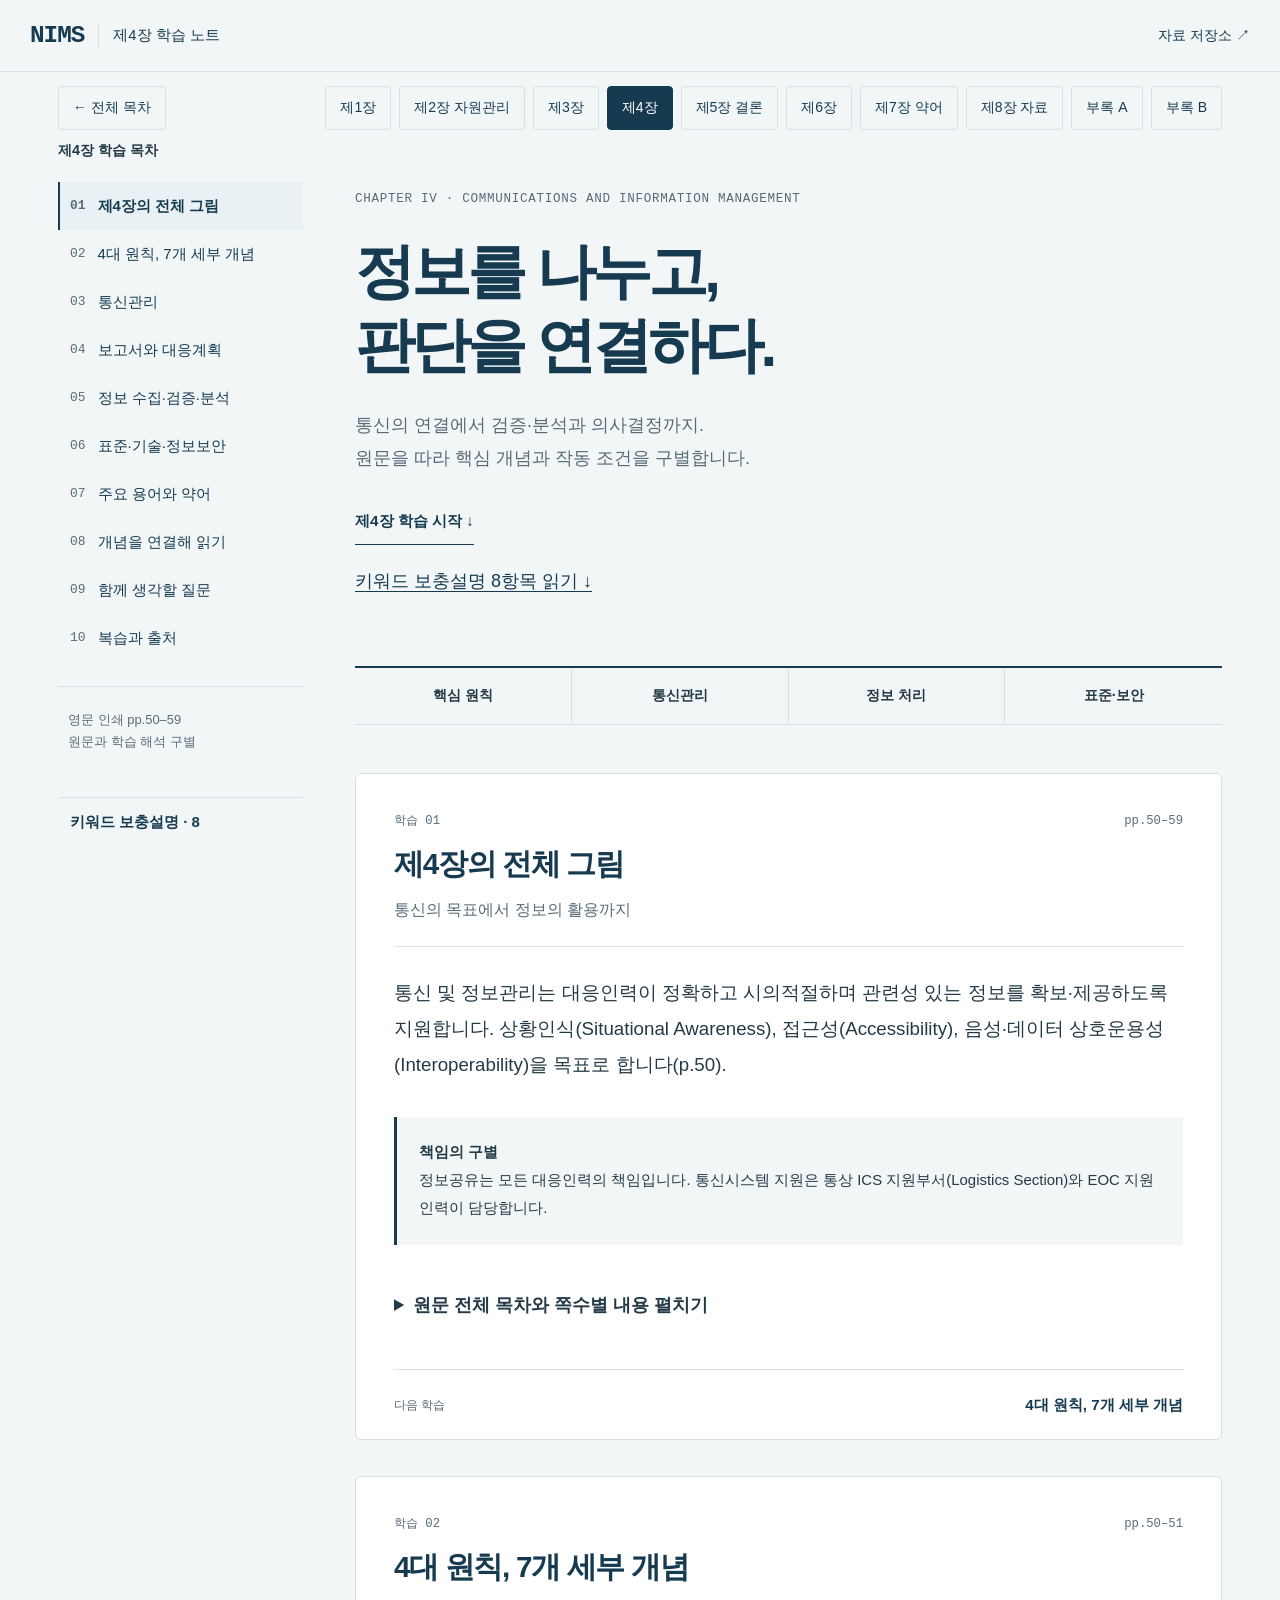
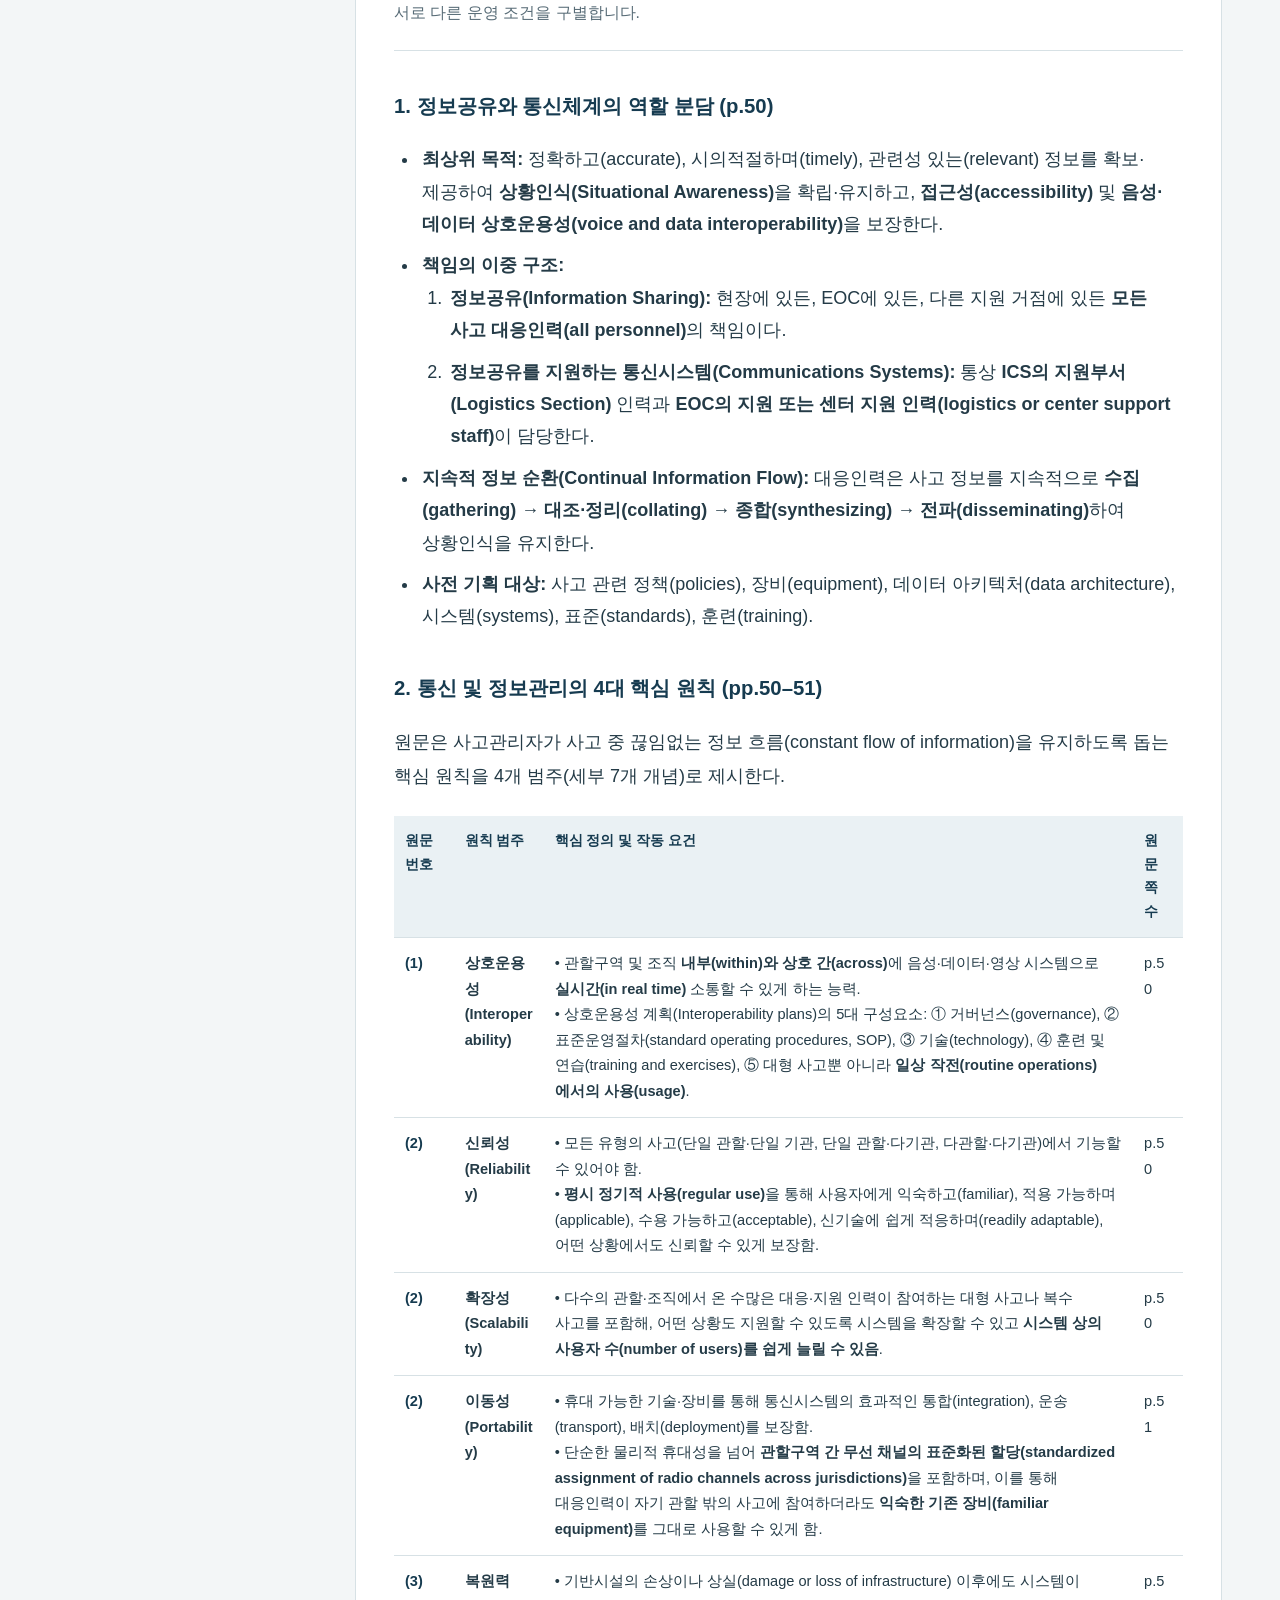
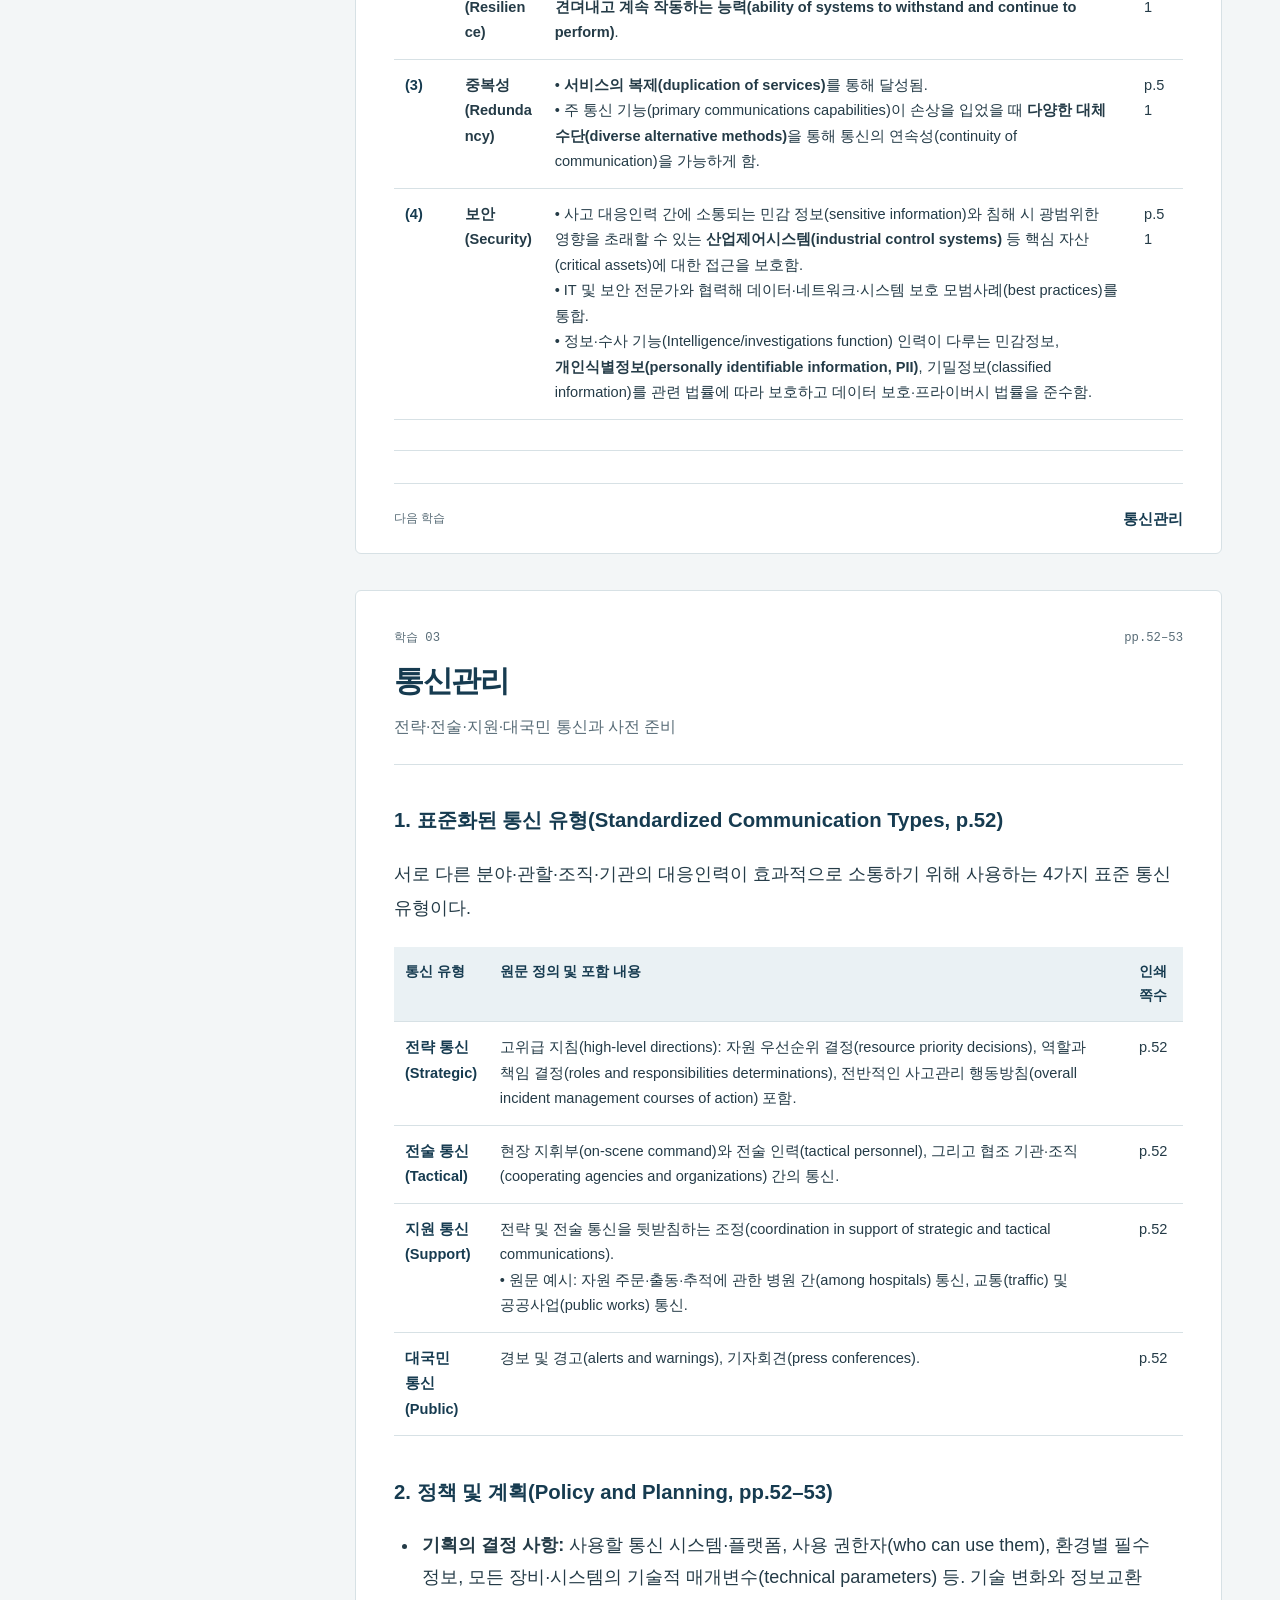
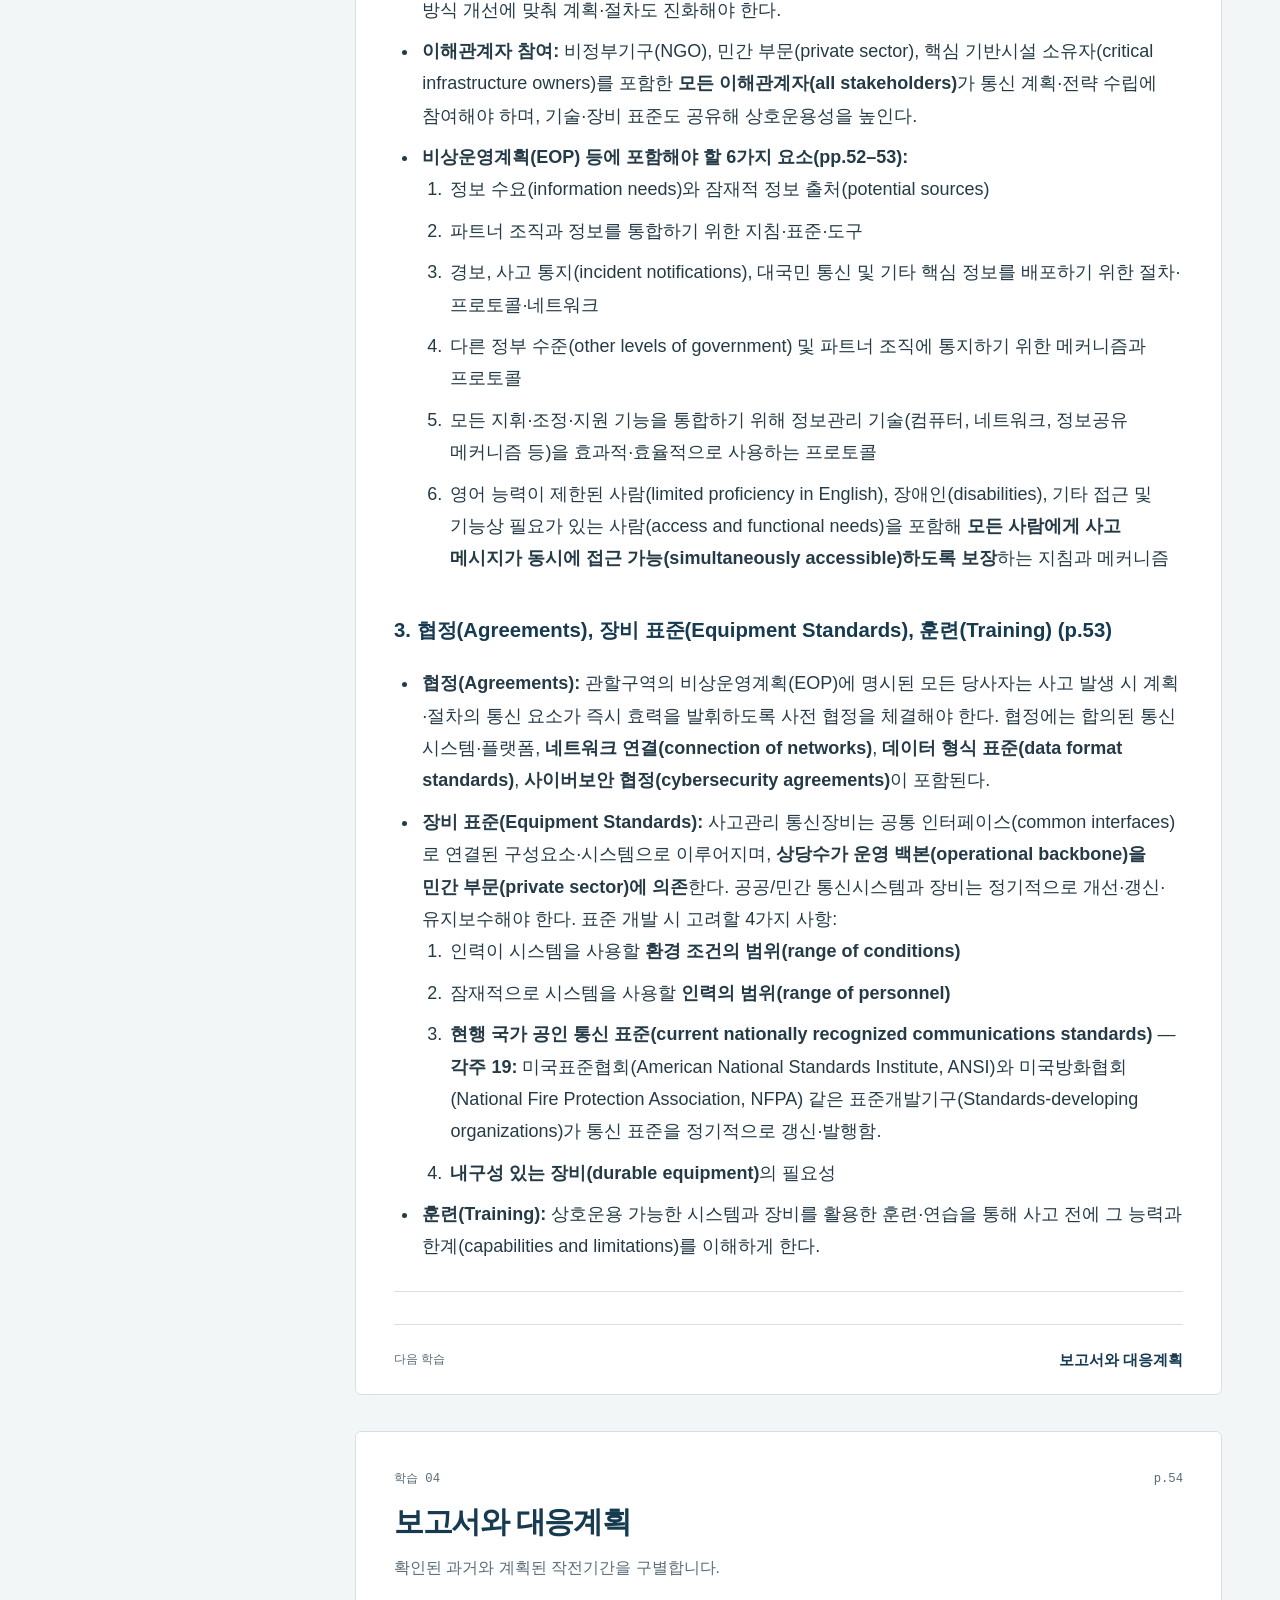
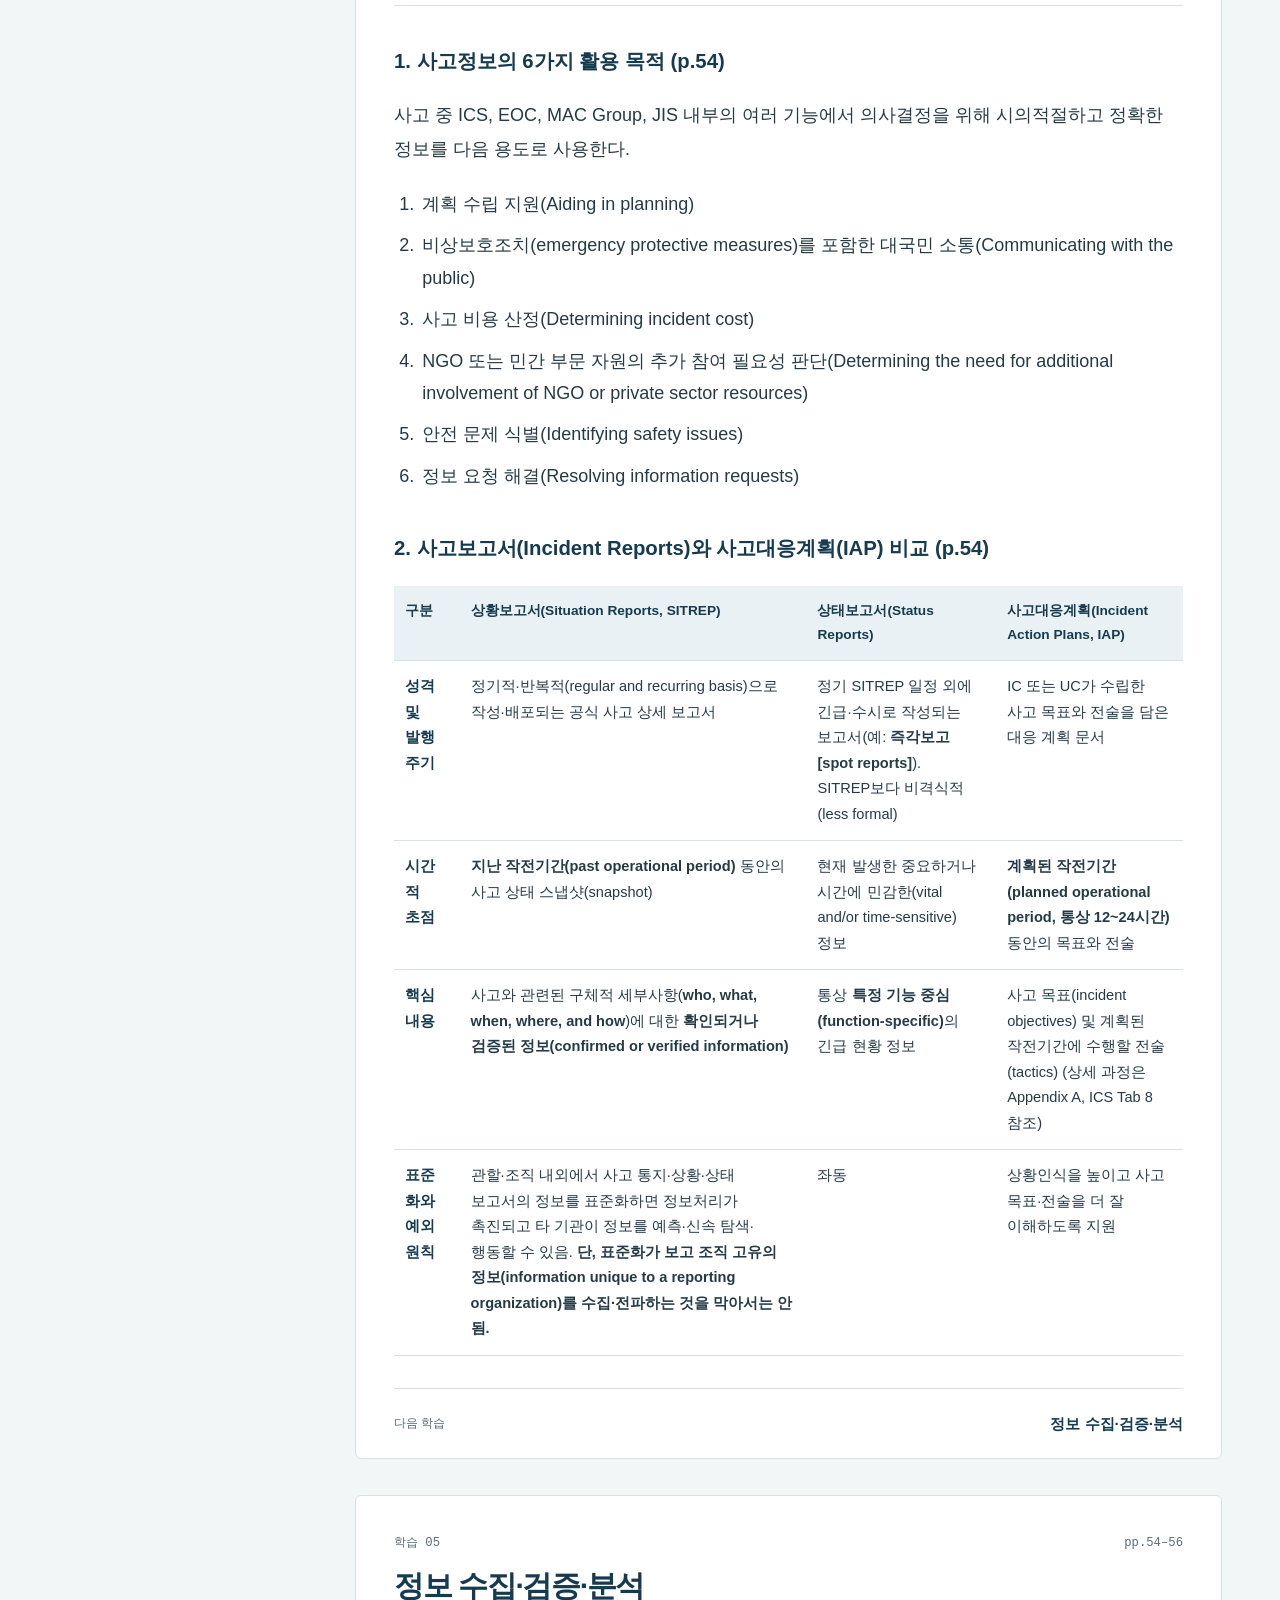
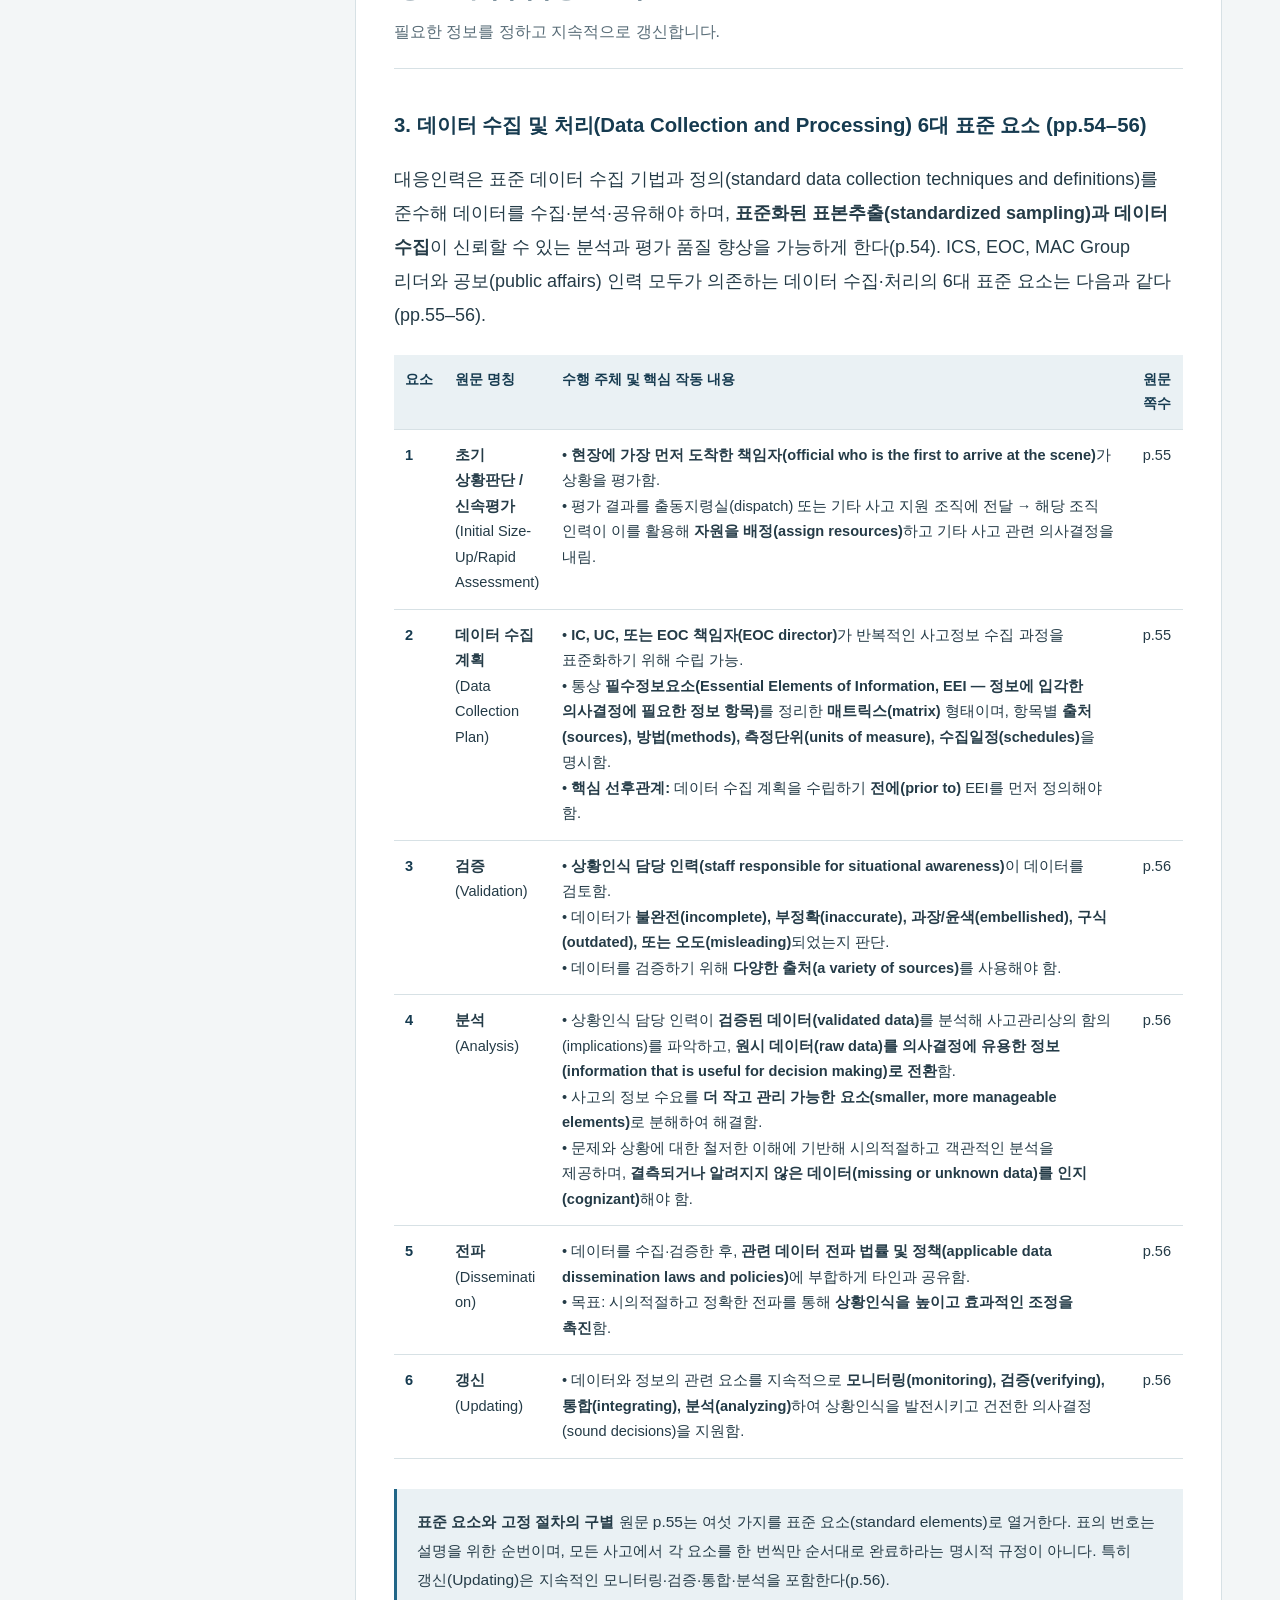
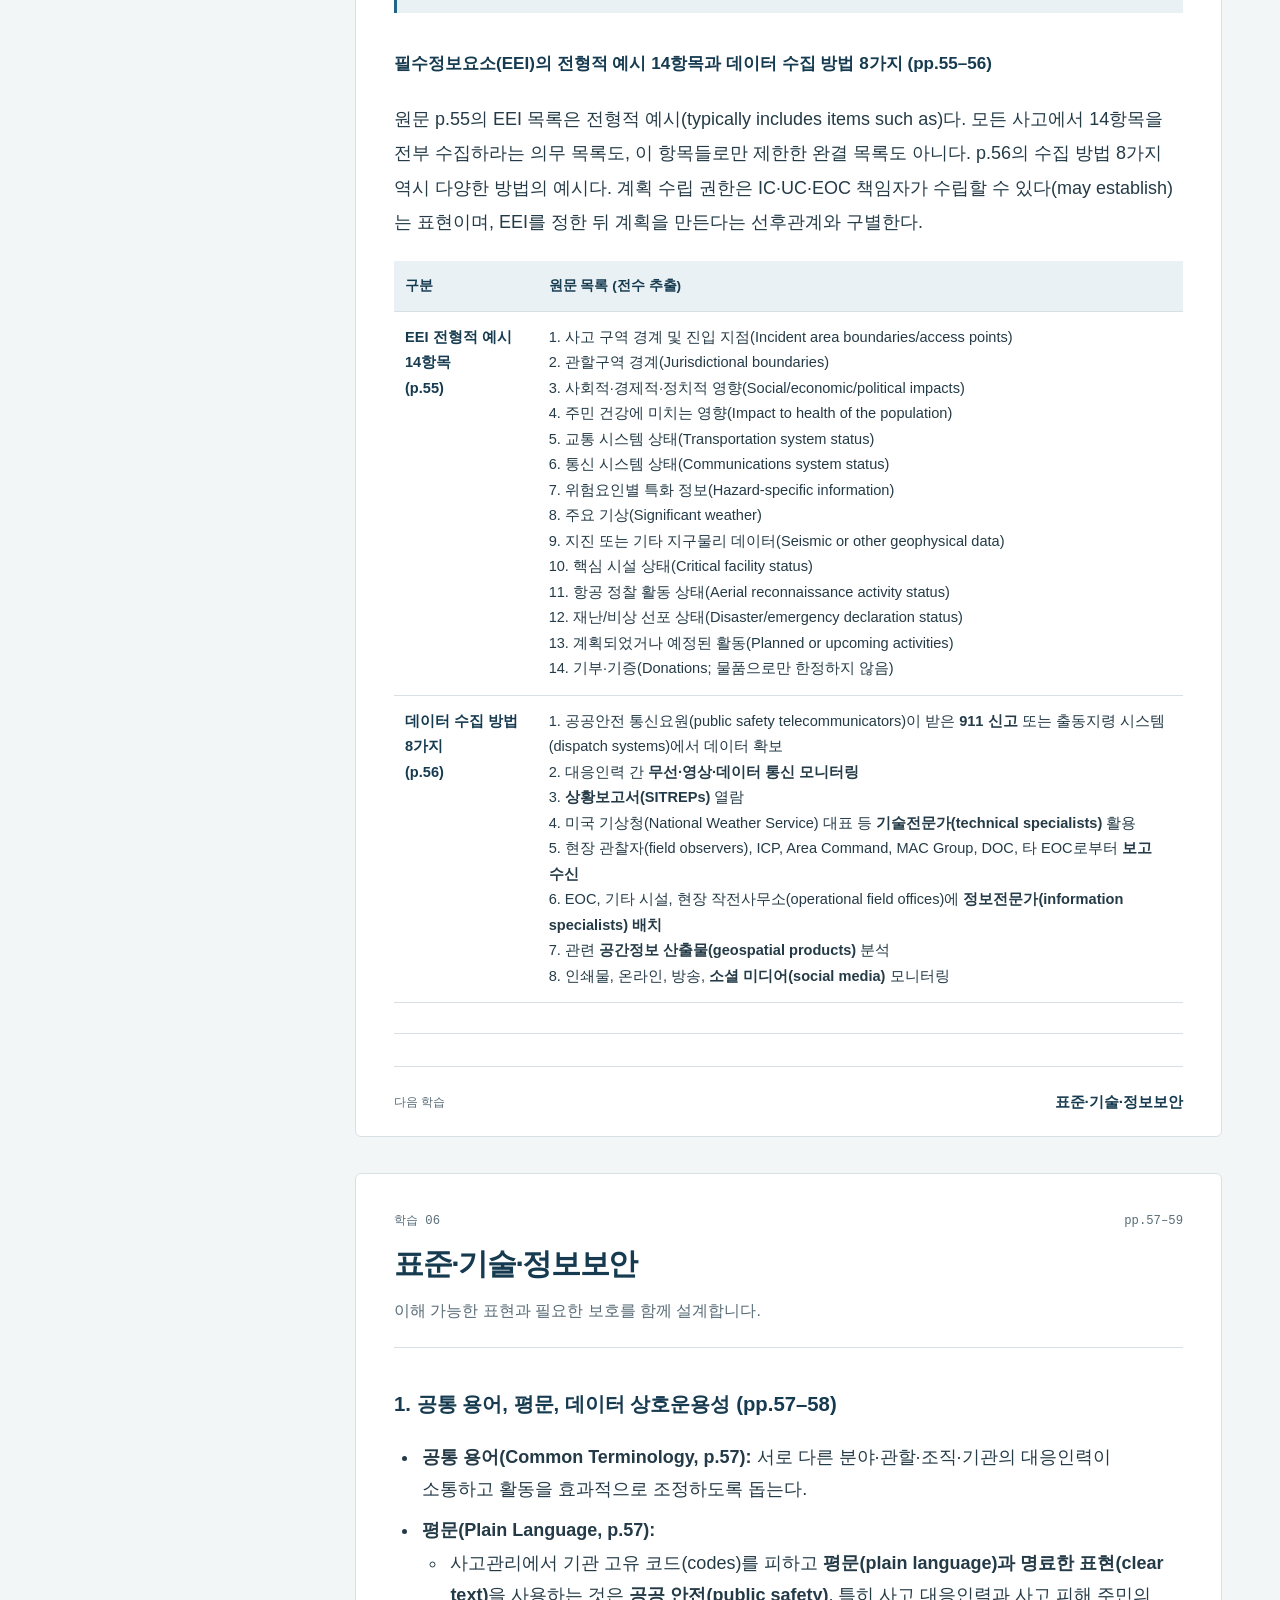
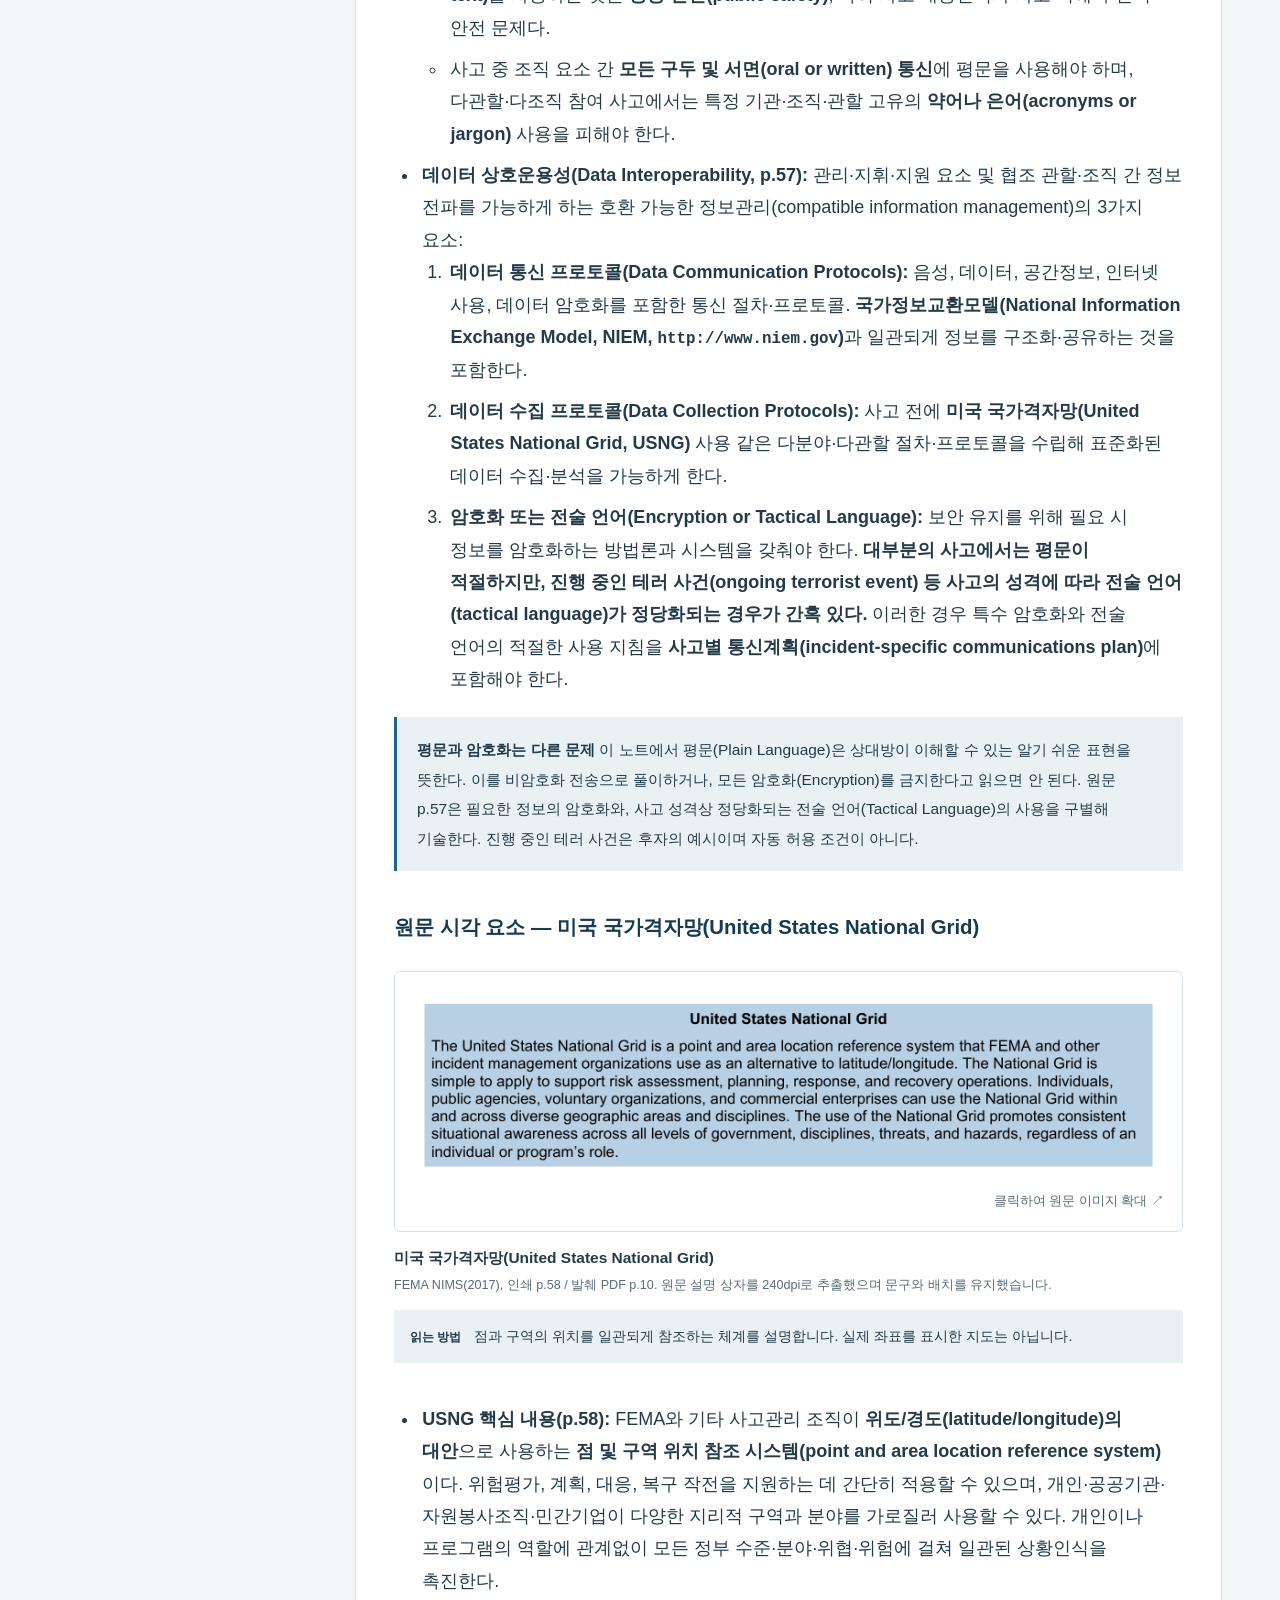
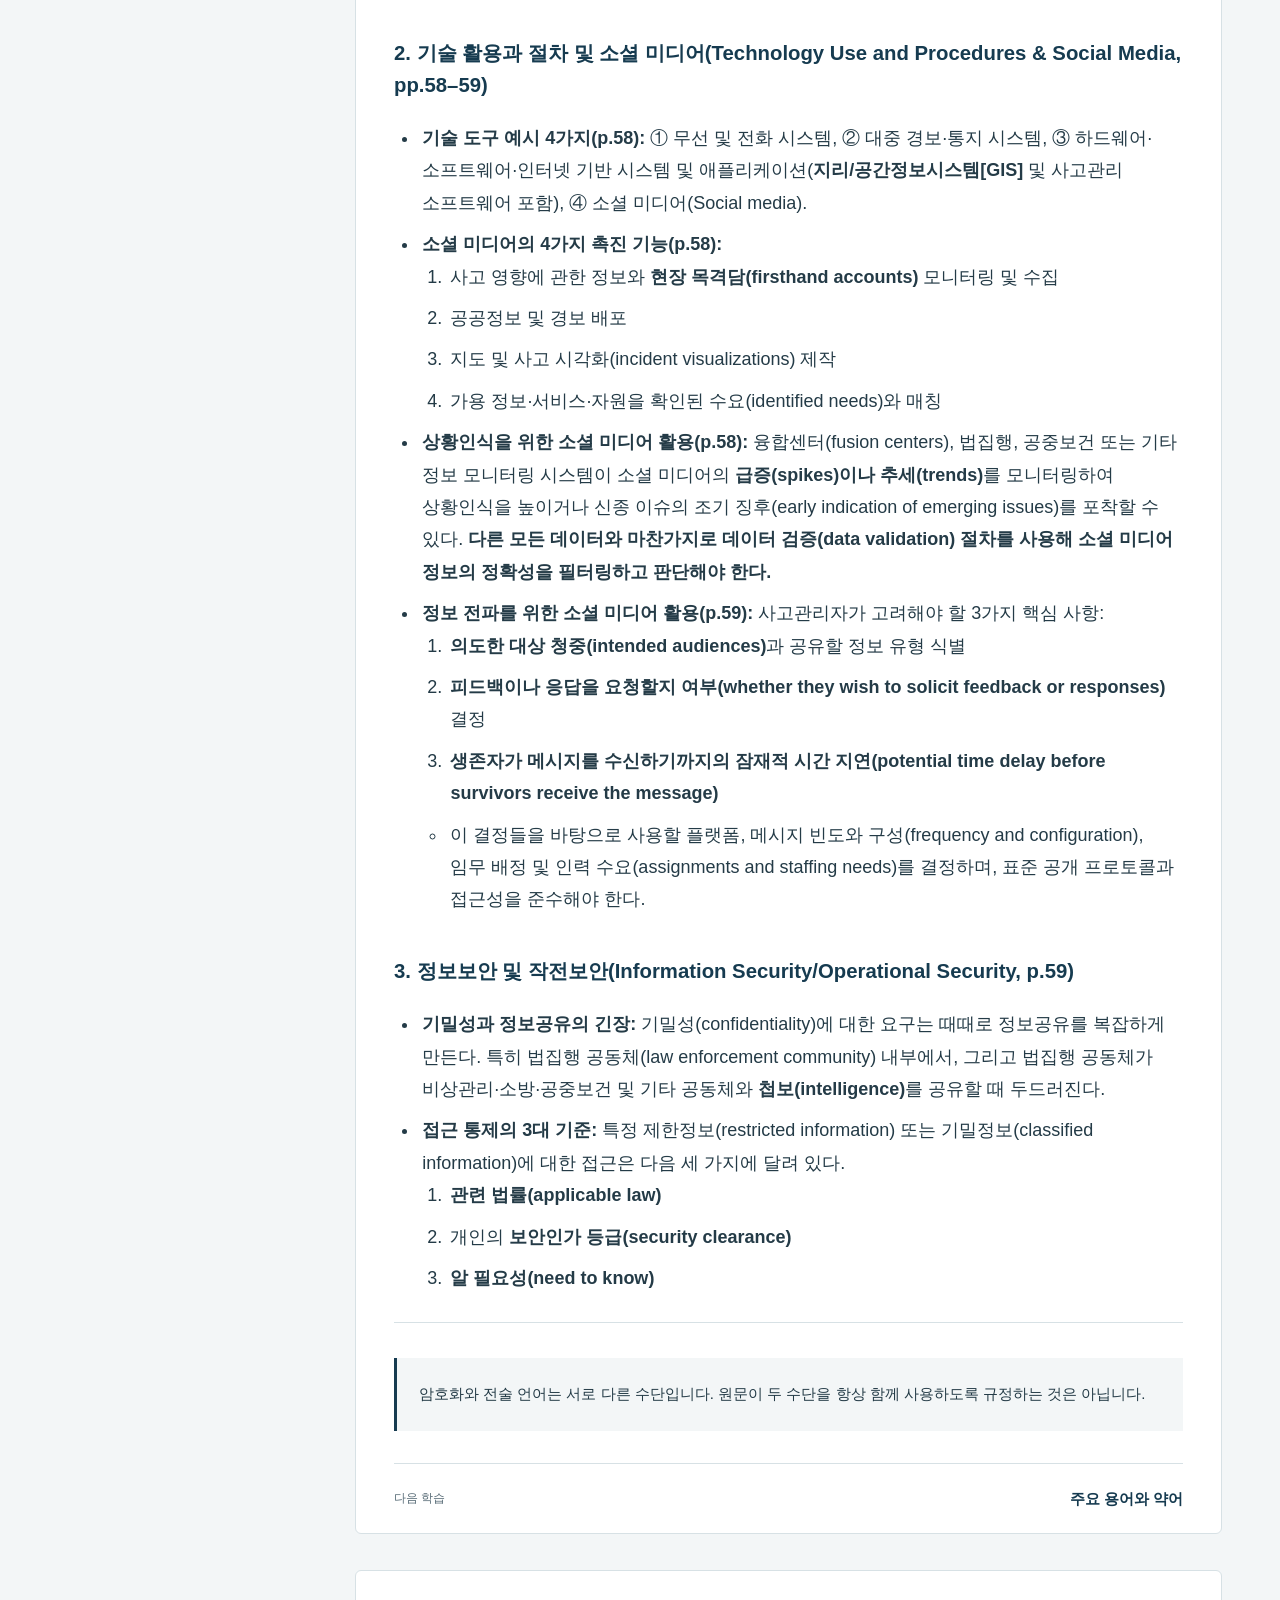
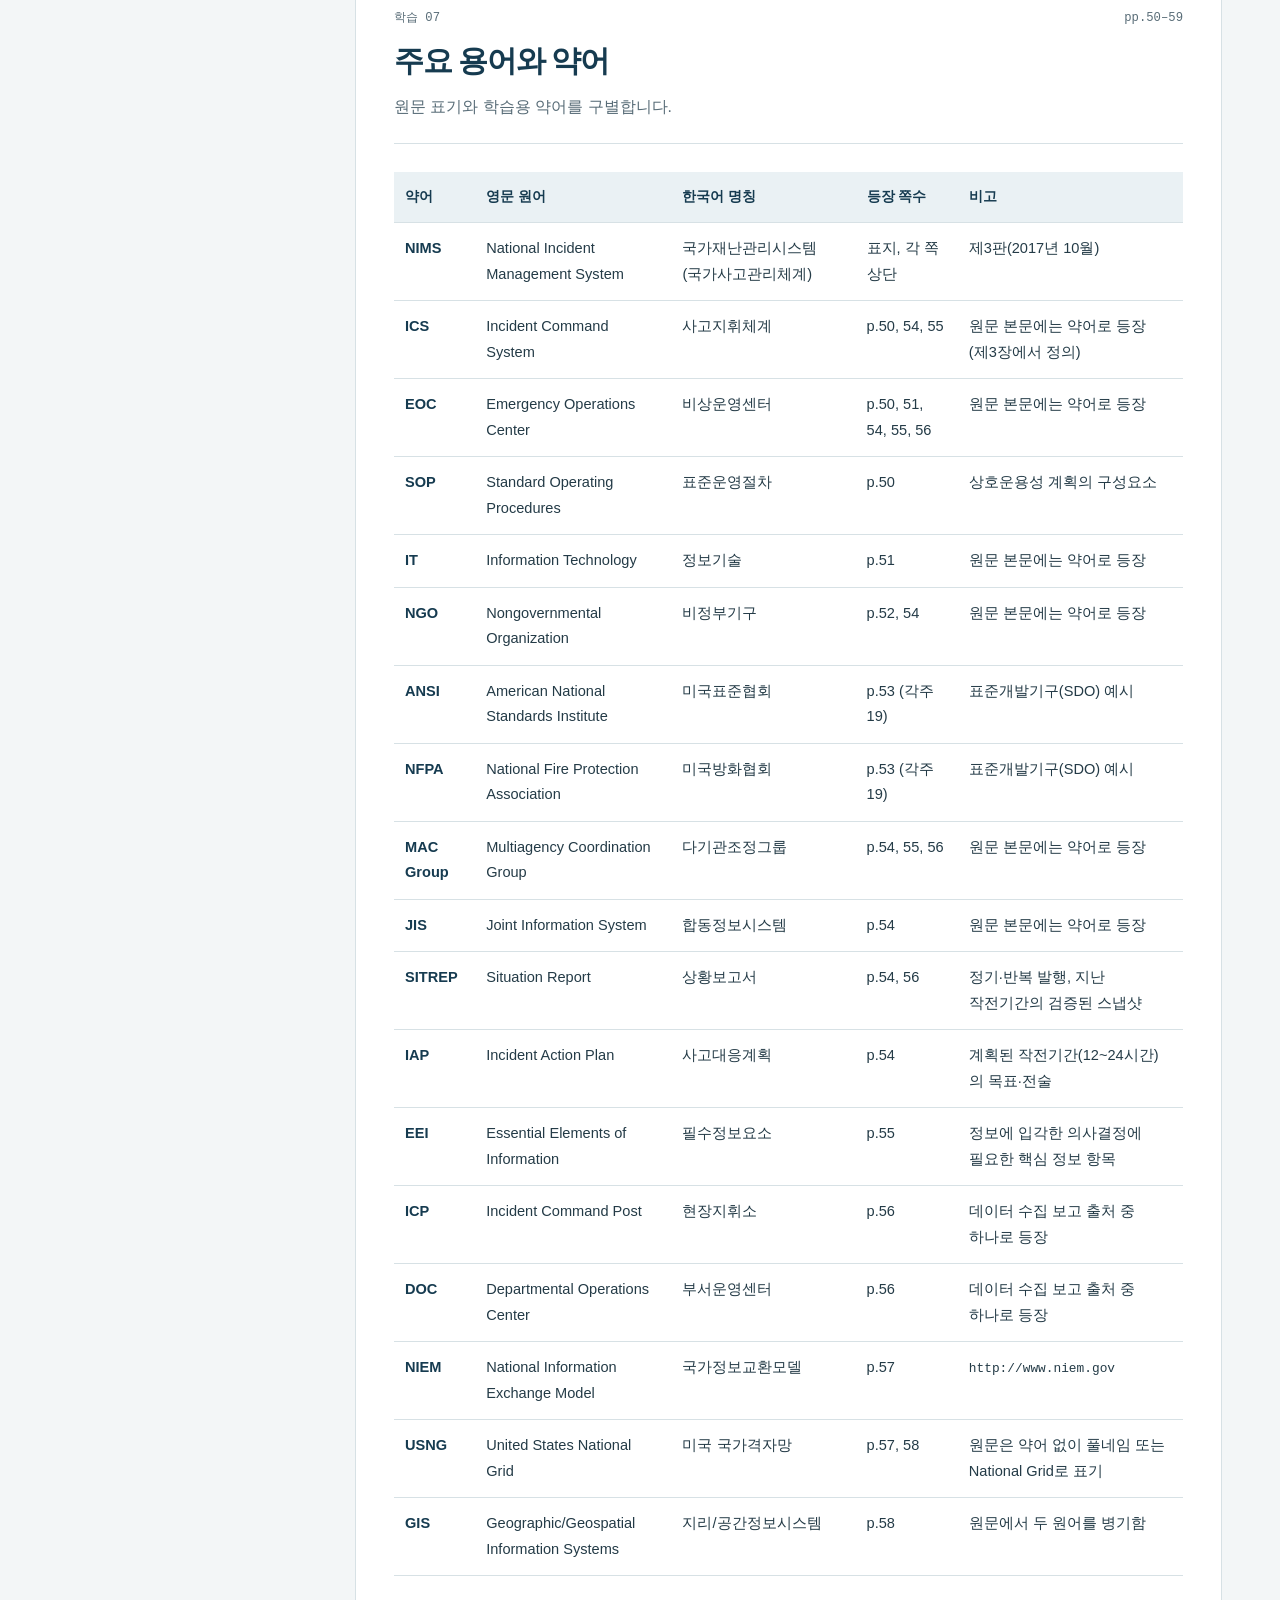
<file: chapters/04/index.html>
<!doctype html><html lang="ko"><head><meta charset="utf-8"><meta name="viewport" content="width=device-width, initial-scale=1"><meta name="description" content="NIMS 제4장 통신 및 정보관리: 원문 pp.50–59를 바탕으로 원칙, 정보 처리, 보고·계획, 표준·보안을 학습합니다."><meta name="version" content="2.8.0"><title>제4장 통신 및 정보관리 | 현장지휘체계 학습 노트</title><link rel="stylesheet" href="../../styles.css"><link rel="stylesheet" href="../../book.css"><script src="../../app.js" defer></script><!-- keyword-style:start --><link rel="stylesheet" href="../../keyword-notes.css"><!-- keyword-style:end --></head><body id="top"><a class="skip-link" href="#overview">본문으로 이동</a><div class="reading-progress" aria-hidden="true"><span></span></div><header class="site-header"><a class="brand" href="../../index.html"><strong>NIMS</strong><span>제4장 학습 노트</span></a><a class="repository-link" href="https://github.com/dorobo99-prog/nims-chapter3-study">자료 저장소 ↗</a></header><nav class="book-nav" aria-label="교재 전체 탐색"><a href="../../index.html">← 전체 목차</a><a href="../01/">제1장</a><a href="../02/">제2장 자원관리</a><a href="../../chapters/03/" >제3장</a><a href="../../chapters/04/" aria-current="page">제4장</a><a href="../05/">제5장 결론</a><a href="../06/">제6장</a><a href="../07/">제7장 약어</a><a href="../08/">제8장 자료</a><a href="../../appendices/a/">부록 A</a><a href="../../appendices/b/">부록 B</a></nav><div class="layout"><aside class="desktop-toc"><nav aria-label="제4장 학습 목차"><p class="toc-label">제4장 학습 목차</p><ol><li><a href="#overview" data-chapter="overview"><span>01</span>제4장의 전체 그림</a></li><li><a href="#principles" data-chapter="principles"><span>02</span>4대 원칙, 7개 세부 개념</a></li><li><a href="#management" data-chapter="management"><span>03</span>통신관리</a></li><li><a href="#reports" data-chapter="reports"><span>04</span>보고서와 대응계획</a></li><li><a href="#processing" data-chapter="processing"><span>05</span>정보 수집·검증·분석</a></li><li><a href="#standards" data-chapter="standards"><span>06</span>표준·기술·정보보안</a></li><li><a href="#terms" data-chapter="terms"><span>07</span>주요 용어와 약어</a></li><li><a href="#connections" data-chapter="connections"><span>08</span>개념을 연결해 읽기</a></li><li><a href="#questions" data-chapter="questions"><span>09</span>함께 생각할 질문</a></li><li><a href="#review" data-chapter="review"><span>10</span>복습과 출처</a></li></ol><p class="toc-note">영문 인쇄 pp.50–59<br>원문과 학습 해석 구별</p><!-- keyword-toc:start --><a class="keyword-toc-link" href="#keyword-notes" data-chapter="keyword-notes">키워드 보충설명 · 8</a><!-- keyword-toc:end --></nav></aside><div class="content-column"><header class="hero"><div class="hero-subject">CHAPTER IV · COMMUNICATIONS AND INFORMATION MANAGEMENT</div><h1>정보를 나누고,<br>판단을 연결하다.</h1><p>통신의 연결에서 검증·분석과 의사결정까지.<br>원문을 따라 핵심 개념과 작동 조건을 구별합니다.</p><a class="start-link" href="#overview">제4장 학습 시작 ↓</a><!-- keyword-quick:start --><p class="keyword-quick"><a href="#keyword-notes">키워드 보충설명 8항목 읽기 ↓</a></p><!-- keyword-quick:end --></header><details class="mobile-toc"><summary><span>목차</span><strong id="current-chapter">제4장의 전체 그림</strong></summary><nav aria-label="제4장 모바일 목차"><ol><li><a href="#overview" data-chapter="overview"><span>01</span>제4장의 전체 그림</a></li><li><a href="#principles" data-chapter="principles"><span>02</span>4대 원칙, 7개 세부 개념</a></li><li><a href="#management" data-chapter="management"><span>03</span>통신관리</a></li><li><a href="#reports" data-chapter="reports"><span>04</span>보고서와 대응계획</a></li><li><a href="#processing" data-chapter="processing"><span>05</span>정보 수집·검증·분석</a></li><li><a href="#standards" data-chapter="standards"><span>06</span>표준·기술·정보보안</a></li><li><a href="#terms" data-chapter="terms"><span>07</span>주요 용어와 약어</a></li><li><a href="#connections" data-chapter="connections"><span>08</span>개념을 연결해 읽기</a></li><li><a href="#questions" data-chapter="questions"><span>09</span>함께 생각할 질문</a></li><li><a href="#review" data-chapter="review"><span>10</span>복습과 출처</a></li></ol><!-- keyword-toc:start --><a class="keyword-toc-link" href="#keyword-notes" data-chapter="keyword-notes">키워드 보충설명 · 8</a><!-- keyword-toc:end --></nav></details><div class="responsibility-strip" aria-label="제4장 내용 구성"><span>핵심 원칙</span><span>통신관리</span><span>정보 처리</span><span>표준·보안</span></div><main><section class="chapter" id="overview" aria-labelledby="heading-overview"><header class="chapter-header"><div class="chapter-meta"><span>학습 01</span><span>pp.50–59</span></div><h2 id="heading-overview">제4장의 전체 그림</h2><p>통신의 목표에서 정보의 활용까지</p></header><div class="chapter-body"><p>통신 및 정보관리는 대응인력이 정확하고 시의적절하며 관련성 있는 정보를 확보·제공하도록 지원합니다. 상황인식(Situational Awareness), 접근성(Accessibility), 음성·데이터 상호운용성(Interoperability)을 목표로 합니다(p.50).</p><div class="evidence-note"><strong>책임의 구별</strong><p>정보공유는 모든 대응인력의 책임입니다. 통신시스템 지원은 통상 ICS 지원부서(Logistics Section)와 EOC 지원 인력이 담당합니다.</p></div><details class="outline-detail"><summary>원문 전체 목차와 쪽수별 내용 펼치기</summary><p>교재의 원래 목차와 서술 순서를 임의로 재편하지 않고 인쇄 쪽수 순서대로 정리한 전체 구조다.</p>
<table class="study-table">
<thead>
<tr>
<th>인쇄 쪽수 (PDF 쪽수)</th>
<th>원문 대·중·소목차</th>
<th>핵심 개념 및 원문 주장 요약</th>
<th>생략되거나 압축된 설명 (심화 보완 포인트)</th>
<th>보완 우선순위</th>
</tr>
</thead>
<tbody><tr>
<td data-label="

인쇄 쪽수 (PDF 쪽수)"><div class="cell-value"><strong>50</strong> (p.2)</div></td>
<td data-label="원문 대·중·소목차"><div class="cell-value"><strong>IV. Communications and Information Management</strong> (도입부)</div></td>
<td data-label="핵심 개념 및 원문 주장 요약"><div class="cell-value">• 목표: 상황인식 확립·유지, 접근성 보장, 음성·데이터 상호운용성 확보.<br>• 책임 분담: 정보공유는 <strong>모든 인원(all personnel)</strong>의 책임, 통신시스템 지원은 <strong>ICS 지원부서(Logistics Section)</strong> 및 <strong>EOC 지원/센터 지원 인력</strong> 담당.<br>• 상황인식 유지를 위해 정보의 수집(gathering)·대조정리(collating)·종합(synthesizing)·전파(disseminating)를 지속 수행.<br>• 기획 요소: 정책, 장비, 데이터 아키텍처, 시스템, 표준, 훈련.</div></td>
<td data-label="생략되거나 압축된 설명 (심화 보완 포인트)"><div class="cell-value">• <code>collating</code>(대조·분류·정리)과 <code>synthesizing</code>(종합)이 후반부 데이터 처리 절차(Validation·Analysis)와 어떻게 대응하는지 설명이 압축됨.<br>• 왜 정보공유 책임과 통신시스템 관리 책임을 분리했는지 조직적 배경 생략.</div></td>
<td data-label="보완 우선순위"><div class="cell-value">상</div></td>
</tr>
<tr>
<td data-label="

인쇄 쪽수 (PDF 쪽수)"><div class="cell-value"><strong>50–51</strong> (pp.2–3)</div></td>
<td data-label="원문 대·중·소목차"><div class="cell-value"><strong>Key Principles</strong> (4대 핵심 원칙 묶음)<br>1. <em>Interoperability</em><br>2. <em>Reliability, Scalability, and Portability</em><br>3. <em>Resilience and Redundancy</em><br>4. <em>Security</em></div></td>
<td data-label="핵심 개념 및 원문 주장 요약"><div class="cell-value">• <strong>(1) 상호운용성(Interoperability):</strong> 관할·조직 내외에서 음성·데이터·영상으로 실시간 소통. 계획에는 거버넌스, 표준운영절차(SOP), 기술, 훈련·연습, 평시 및 대형사고 활용 포함.<br>• <strong>(2) 신뢰성·확장성·이동성(Reliability, Scalability, Portability):</strong> 모든 사고 유형(단일 관할/기관, 단일 관할 다기관, 다관할 다기관)에 작동. 평시 사용(regular use)이 익숙함·적용성·수용성·신기술 적응성·신뢰성을 높임. 확장성(Scalability)은 대응 규모와 시스템 사용자 수 확대 능력. 이동성(Portability)은 장비 통합·이동·배치뿐 아니라 <strong>관할 간 무선 채널의 표준화된 할당(standardized assignment of radio channels)</strong>을 통해 타 관할에서도 익숙한 장비를 쓰는 것을 포함.<br>• <strong>(3) 복원력·중복성(Resilience and Redundancy):</strong> 중단 없는 정보 흐름 보장. 복원력(Resilience)은 인프라 손상·상실 후에도 견디며 계속 작동하는 능력. 중복성(Redundancy)은 서비스 복제(duplication of services)와 다양한 대체 수단을 통한 주 통신 손상 시 연속성 확보.<br>• <strong>(4) 보안(Security):</strong> 민감 정보 보호, 산업제어시스템(industrial control systems) 등 핵심 자산 접근 보안, IT·보안 전문가 협력, 정보·수사(Intelligence/investigations) 인력의 민감정보·개인식별정보(PII)·기밀정보 보호, 데이터 보호·프라이버시 법 준수.</div></td>
<td data-label="생략되거나 압축된 설명 (심화 보완 포인트)"><div class="cell-value">• 6개 세부 속성(상호운용성·신뢰성·확장성·이동성·복원력·중복성)과 보안을 왜 4개 묶음으로 제시했는지 설명 생략.<br>• 상호운용성 계획의 다섯 요소를 실제 운영에서 어떻게 연결하는지는 추가 학습 과제임.<br>• Portability에 무선 채널 표준 할당이 포함되는 기술적·제도적 이유 설명 필요.</div></td>
<td data-label="보완 우선순위"><div class="cell-value">최상</div></td>
</tr>
<tr>
<td data-label="

인쇄 쪽수 (PDF 쪽수)"><div class="cell-value"><strong>52</strong> (p.4)</div></td>
<td data-label="원문 대·중·소목차"><div class="cell-value"><strong>A. Communications Management</strong><br>- <em>Standardized Communication Types</em></div></td>
<td data-label="핵심 개념 및 원문 주장 요약"><div class="cell-value">• 4가지 표준 통신 유형:<br>  1) <strong>전략 통신(Strategic):</strong> 고위급 지침, 자원 우선순위 결정, 역할·책임 결정, 전반적 사고관리 행동방침(courses of action).<br>  2) <strong>전술 통신(Tactical):</strong> 현장 지휘부와 전술 인력, 협조 기관·조직 간 통신.<br>  3) <strong>지원 통신(Support):</strong> 전략·전술 통신을 뒷받침하는 조정(병원 간 자원 주문·출동·추적, 교통·공공사업 통신 등).<br>  4) <strong>대국민 통신(Public):</strong> 경보·경고(alerts and warnings), 기자회견.</div></td>
<td data-label="생략되거나 압축된 설명 (심화 보완 포인트)"><div class="cell-value">• 제3장의 ICS·EOC·MAC Group·JIS/JIC 구조와 4가지 통신 유형이 각각 어떻게 맞물리는지 명시적 연결표가 없음.</div></td>
<td data-label="보완 우선순위"><div class="cell-value">상</div></td>
</tr>
<tr>
<td data-label="

인쇄 쪽수 (PDF 쪽수)"><div class="cell-value"><strong>52–53</strong> (pp.4–5)</div></td>
<td data-label="원문 대·중·소목차"><div class="cell-value">- <em>Policy and Planning</em><br>- <em>Agreements</em><br>- <em>Equipment Standards</em><br>- <em>Training</em></div></td>
<td data-label="핵심 개념 및 원문 주장 요약"><div class="cell-value">• <strong>정책·계획(Policy and Planning):</strong> 누가 어떤 시스템·플랫폼을 쓰는지, 환경별 필수 정보, 장비·시스템의 기술 변수 결정. NGO·민간·핵심인프라 소유자를 포함한 모든 이해관계자 참여. 비상운영계획(EOP)에 통합할 6가지 요소 제시(정보 수요와 출처, 파트너 정보 통합 지침·표준·도구, 경보·사고통지·대국민 통신 배포 절차·네트워크, 타 정부수준·파트너 통지 메커니즘, 지휘·조정·지원 통합 IT 프로토콜, 영어 제한자·장애인·접근 및 기능상 필요자 동시 접근 보장).<br>• <strong>협정(Agreements):</strong> EOP 상 모든 당사자 간 사전 협정 체결(네트워크 연결, 데이터 형식 표준, 사이버보안 협정 포함).<br>• <strong>장비 표준(Equipment Standards):</strong> 공통 인터페이스로 연결되며 상당수가 <strong>민간 부문(private sector)의 운영 백본(operational backbone)</strong>에 의존. 공공/민간 시스템 정기 개선·유지보수 필수. 표준 개발 시 4가지 고려사항(사용 환경 범위, 잠재 사용자 범위, 국가 공인 통신 표준[각주 19: ANSI, NFPA], 내구성 장비 필요성).<br>• <strong>훈련(Training):</strong> 사고 전 상호운용 장비의 능력과 한계 숙지.</div></td>
<td data-label="생략되거나 압축된 설명 (심화 보완 포인트)"><div class="cell-value">• 공공 재난통신망이 왜 민간 통신 백본에 의존하며, 그로 인한 취약성(상용망 마비·사이버 위협)을 왜 사전 협정(Agreements)과 표준으로 관리해야 하는지 맥락 보완 필요.</div></td>
<td data-label="보완 우선순위"><div class="cell-value">중</div></td>
</tr>
<tr>
<td data-label="

인쇄 쪽수 (PDF 쪽수)"><div class="cell-value"><strong>54</strong> (p.6)</div></td>
<td data-label="원문 대·중·소목차"><div class="cell-value"><strong>B. Incident Information</strong><br>- <em>Incident Reports</em><br>- <em>Incident Action Plans</em></div></td>
<td data-label="핵심 개념 및 원문 주장 요약"><div class="cell-value">• 사고정보의 6가지 활용 기능(계획 지원, 대국민 비상보호조치 소통, 사고 비용 산정, NGO·민간 자원 추가 참여 필요성 판단, 안전 문제 식별, 정보 요청 해결).<br>• <strong>사고보고서(Incident Reports):</strong><br>  1) <strong>상황보고서(Situation Reports, SITREP):</strong> 정기적·반복적 발행, <strong>지난 작전기간(past operational period)</strong> 동안의 사고 상태 스냅샷, 확인·검증된(confirmed or verified) 구체적 세부사항(who, what, when, where, how) 수록.<br>  2) <strong>상태보고서(Status Reports):</strong> 즉각보고(spot reports)를 예로 포함하며, 정기 SITREP 외에 중요·시간민감 정보 전달, 기능별(function-specific)·비격식적(less formal).<br>• 보고서 표준화와 <strong>보고 기관 고유 정보 수집·전파 허용</strong>의 균형.<br>• <strong>사고대응계획(IAP):</strong> IC/UC가 수립한 목표와 <strong>계획된 작전기간(planned operational period, 통상 12~24시간)</strong>의 전술 수록(세부 과정은 Appendix A, ICS Tab 8 참조).</div></td>
<td data-label="생략되거나 압축된 설명 (심화 보완 포인트)"><div class="cell-value">• SITREP(과거 작전기간의 검증된 스냅샷)과 Status Report(비정기·시간민감·기능별), IAP(미래 12~24시간 계획된 작전기간의 목표·전술)의 시제·기능적 연결고리 설명 필요.</div></td>
<td data-label="보완 우선순위"><div class="cell-value">최상</div></td>
</tr>
<tr>
<td data-label="

인쇄 쪽수 (PDF 쪽수)"><div class="cell-value"><strong>54–56</strong> (pp.6–8)</div></td>
<td data-label="원문 대·중·소목차"><div class="cell-value">- <em>Data Collection and Processing</em><br>  · <em>Initial Size-Up/Rapid Assessment</em><br>  · <em>Data Collection Plan</em><br>  · <em>Validation</em><br>  · <em>Analysis</em><br>  · <em>Dissemination</em><br>  · <em>Updating</em></div></td>
<td data-label="핵심 개념 및 원문 주장 요약"><div class="cell-value">• 표준화된 표본추출(sampling)과 데이터 수집이 분석 신뢰성과 평가 품질을 높임.<br>• 6대 표준 요소:<br>  1) <strong>초기 상황판단/신속평가(Initial Size-Up/Rapid Assessment):</strong> 현장 최초 도착 책임자가 상황을 평가해 출동지령실(dispatch) 또는 지원조직에 전달 → 자원 배정·초기 의사결정에 활용.<br>  2) <strong>데이터 수집 계획(Data Collection Plan):</strong> IC, UC, 또는 EOC 책임자(EOC director)가 수립. 수집할 <strong>필수정보요소(Essential Elements of Information, EEI)</strong>와 출처·방법·측정단위·수집일정을 정리한 매트릭스(matrix). <strong>EEI는 데이터 수집 계획 수립 전에 먼저 정의</strong>해야 함(14개 전형적 EEI 항목과 8가지 데이터 수집 방법 제시).<br>  3) <strong>검증(Validation):</strong> 상황인식 담당 인력이 데이터가 불완전(incomplete)·부정확(inaccurate)·과장/윤색(embellished)·구식(outdated)·오도(misleading)되었는지 검토. 다양한 출처로 교차 검증.<br>  4) <strong>분석(Analysis):</strong> 검증된 데이터를 의사결정에 유용한 정보(information)로 전환. 정보 수요를 더 작고 관리 가능한 요소로 분해해 해결. 시의적절·객관적 분석 및 <strong>결측·미지 데이터(missing or unknown data) 인지</strong> 강조.<br>  5) <strong>전파(Dissemination):</strong> 수집·검증된 데이터를 관련 법률·정책에 맞춰 공유.<br>  6) <strong>갱신(Updating):</strong> 지속적 모니터링·검증·통합·분석을 통해 상황인식 발전.</div></td>
<td data-label="생략되거나 압축된 설명 (심화 보완 포인트)"><div class="cell-value">• 원문 데이터 흐름(Raw Data → Validated Data → Useful Information → Situational Awareness → Sound Decisions)의 단계별 병목과 오류 전파 메커니즘 심화 필요.<br>• 왜 EEI를 수집 계획보다 먼저 정의해야 하는지(정보 과부하 방지) 설명 보완.</div></td>
<td data-label="보완 우선순위"><div class="cell-value">최상</div></td>
</tr>
<tr>
<td data-label="

인쇄 쪽수 (PDF 쪽수)"><div class="cell-value"><strong>57–58</strong> (pp.9–10)</div></td>
<td data-label="원문 대·중·소목차"><div class="cell-value"><strong>C. Communications Standards and Formats</strong><br>- <em>Common Terminology, Plain Language, Compatibility</em><br>  · <em>Common Terminology</em><br>  · <em>Plain Language</em><br>  · <em>Data Interoperability</em><br>- <em>[Box] United States National Grid</em></div></td>
<td data-label="핵심 개념 및 원문 주장 요약"><div class="cell-value">• <strong>공통 용어(Common Terminology):</strong> 서로 다른 분야·관할·조직·기관 간 소통과 조정 지원.<br>• <strong>평문(Plain Language):</strong> 기관 고유 코드(codes)를 피하고 평문과 명료한 표현(clear text) 사용은 <strong>공공 안전(public safety, 특히 대응인력과 피해 주민의 안전)</strong> 문제임. 구두·서면 모든 조직 간 통신에 적용하며 기관 고유 약어·은어(acronyms or jargon) 지양.<br>• <strong>데이터 상호운용성(Data Interoperability):</strong> 호환 가능한 정보관리의 3요소:<br>  1) <em>Data Communication Protocols:</em> 음성·데이터·공간정보·인터넷·암호화 프로토콜, <strong>국가정보교환모델(NIEM, <code>http://www.niem.gov</code>)</strong> 일관 준수.<br>  2) <em>Data Collection Protocols:</em> 사고 전 다분야·다관할 표준 절차 수립(예: <strong>미국 국가격자망[USNG]</strong> 활용).<br>  3) <em>Encryption or Tactical Language:</em> 보안 유지를 위한 암호화 체계 구비. 대다수 사고에서는 평문이 적절하나, <strong>진행 중인 테러 사건(ongoing terrorist event) 등 사고 성격상 전술 언어(tactical language)와 특수 암호화가 정당화되는 예외</strong>가 있으며, 이 경우 <strong>사고별 통신계획(incident-specific communications plan)</strong>에 지침을 반영해야 함.<br>• <strong>[상자] USNG(p.58):</strong> 위도/경도(latitude/longitude) 대안으로 쓰는 점·구역 위치 참조 체계. 위험평가·계획·대응·복구 전반 및 정부·민간·자원봉사조직 공통 활용.</div></td>
<td data-label="생략되거나 압축된 설명 (심화 보완 포인트)"><div class="cell-value">• 소제목에는 <code>Compatibility</code>(호환성)가 있고 하위 항목 제목은 <code>Data Interoperability</code>(데이터 상호운용성)로 되어 있는 원문 구조의 관계 설명.<br>• 평문 원칙과 암호화/전술 언어 예외의 경계 조건.</div></td>
<td data-label="보완 우선순위"><div class="cell-value">상</div></td>
</tr>
<tr>
<td data-label="

인쇄 쪽수 (PDF 쪽수)"><div class="cell-value"><strong>58–59</strong> (pp.10–11)</div></td>
<td data-label="원문 대·중·소목차"><div class="cell-value">- <em>Technology Use and Procedures</em><br>  · <em>Social Media</em><br>  · <em>Using Social Media for Situational Awareness</em><br>  · <em>Using Social Media for Disseminating Information</em><br>- <em>Information Security/Operational Security</em></div></td>
<td data-label="핵심 개념 및 원문 주장 요약"><div class="cell-value">• <strong>기술 활용과 절차:</strong> 사고 전·중·후 상황인식 제고 도구(무선·전화, 대중 경보·통지 시스템, GIS·사고관리 소프트웨어 등 하드웨어/소프트웨어/인터넷 기반 시스템, 소셜 미디어). 정보 공유 표준·절차·프로토콜 준수.<br>• <strong>소셜 미디어(Social Media):</strong> 4가지 촉진 기능(사고 영향 및 현장 목격담[firsthand accounts] 모니터링·수집, 공공정보·경보 배포, 지도·사고 시각화 제작, 가용 정보·서비스·자원과 확인된 수요 매칭).<br>  - <em>상황인식 활용:</em> 융합센터(fusion centers)·법집행·공중보건 등이 소셜 미디어 급증(spikes)이나 추세(trends)를 모니터링해 징후 조기 포착. <strong>반드시 데이터 검증(validation) 절차를 거쳐 필터링·정확성 판단</strong>.<br>  - <em>정보전파 활용:</em> 지휘관이 고려할 3가지(대상 청중과 공유할 정보 유형 식별, 피드백·응답 요청 여부 결정, <strong>생존자가 메시지를 받기까지의 잠재적 시간 지연[potential time delay]</strong> 고려) → 플랫폼·빈도·메시지 구성·인력 배치 결정. 표준 공개 프로토콜과 접근성 준수.<br>• <strong>정보보안/작전보안(Information Security/Operational Security):</strong> 기밀성(confidentiality) 요구가 정보공유를 복잡하게 만들 수 있음(특히 법집행 공동체 내부 및 비상관리·소방·공중보건 등 타 공동체와 첩보[intelligence] 공유 시). 제한·기밀정보 접근은 <strong>관련 법령(applicable law)</strong>, 개인의 <strong>보안인가 등급(security clearance)</strong>, <strong>알 필요성(need to know)</strong>에 따름.</div></td>
<td data-label="생략되거나 압축된 설명 (심화 보완 포인트)"><div class="cell-value">• 소셜 미디어의 양방향성(수집 vs 전파)에서 발생하는 허위정보 검증 문제와 생존자 수신 지연 문제.<br>• 정보공유(Information Sharing) 원칙과 정보/작전보안(Need to know) 사이의 구조적 긴장.</div></td>
<td data-label="보완 우선순위"><div class="cell-value">상</div></td>
</tr>
</tbody></table>
<hr>
</details></div><a class="next-chapter" href="#principles"><span>다음 학습</span><strong>4대 원칙, 7개 세부 개념</strong></a></section>
<section class="chapter" id="principles" aria-labelledby="heading-principles"><header class="chapter-header"><div class="chapter-meta"><span>학습 02</span><span>pp.50–51</span></div><h2 id="heading-principles">4대 원칙, 7개 세부 개념</h2><p>서로 다른 운영 조건을 구별합니다.</p></header><div class="chapter-body"><h3>1. 정보공유와 통신체계의 역할 분담 (p.50)</h3>
<ul>
<li><strong>최상위 목적:</strong> 정확하고(accurate), 시의적절하며(timely), 관련성 있는(relevant) 정보를 확보·제공하여 <strong>상황인식(Situational Awareness)</strong>을 확립·유지하고, <strong>접근성(accessibility)</strong> 및 <strong>음성·데이터 상호운용성(voice and data interoperability)</strong>을 보장한다.</li>
<li><strong>책임의 이중 구조:</strong><ol>
<li><strong>정보공유(Information Sharing):</strong> 현장에 있든, EOC에 있든, 다른 지원 거점에 있든 <strong>모든 사고 대응인력(all personnel)</strong>의 책임이다.</li>
<li><strong>정보공유를 지원하는 통신시스템(Communications Systems):</strong> 통상 <strong>ICS의 지원부서(Logistics Section)</strong> 인력과 <strong>EOC의 지원 또는 센터 지원 인력(logistics or center support staff)</strong>이 담당한다.</li>
</ol>
</li>
<li><strong>지속적 정보 순환(Continual Information Flow):</strong> 대응인력은 사고 정보를 지속적으로 <strong>수집(gathering) → 대조·정리(collating) → 종합(synthesizing) → 전파(disseminating)</strong>하여 상황인식을 유지한다.</li>
<li><strong>사전 기획 대상:</strong> 사고 관련 정책(policies), 장비(equipment), 데이터 아키텍처(data architecture), 시스템(systems), 표준(standards), 훈련(training).</li>
</ul>
<h3>2. 통신 및 정보관리의 4대 핵심 원칙 (pp.50–51)</h3>
<p>원문은 사고관리자가 사고 중 끊임없는 정보 흐름(constant flow of information)을 유지하도록 돕는 핵심 원칙을 4개 범주(세부 7개 개념)로 제시한다.</p>
<table class="study-table">
<thead>
<tr>
<th>원문 번호</th>
<th>원칙 범주</th>
<th>핵심 정의 및 작동 요건</th>
<th>원문 쪽수</th>
</tr>
</thead>
<tbody><tr>
<td data-label="

원문 번호"><div class="cell-value"><strong>(1)</strong></div></td>
<td data-label="원칙 범주"><div class="cell-value"><strong>상호운용성(Interoperability)</strong></div></td>
<td data-label="핵심 정의 및 작동 요건"><div class="cell-value">• 관할구역 및 조직 <strong>내부(within)와 상호 간(across)</strong>에 음성·데이터·영상 시스템으로 <strong>실시간(in real time)</strong> 소통할 수 있게 하는 능력.<br>• 상호운용성 계획(Interoperability plans)의 5대 구성요소: ① 거버넌스(governance), ② 표준운영절차(standard operating procedures, SOP), ③ 기술(technology), ④ 훈련 및 연습(training and exercises), ⑤ 대형 사고뿐 아니라 <strong>일상 작전(routine operations)에서의 사용(usage)</strong>.</div></td>
<td data-label="원문 쪽수"><div class="cell-value">p.50</div></td>
</tr>
<tr>
<td data-label="

원문 번호"><div class="cell-value"><strong>(2)</strong></div></td>
<td data-label="원칙 범주"><div class="cell-value"><strong>신뢰성(Reliability)</strong></div></td>
<td data-label="핵심 정의 및 작동 요건"><div class="cell-value">• 모든 유형의 사고(단일 관할·단일 기관, 단일 관할·다기관, 다관할·다기관)에서 기능할 수 있어야 함.<br>• <strong>평시 정기적 사용(regular use)</strong>을 통해 사용자에게 익숙하고(familiar), 적용 가능하며(applicable), 수용 가능하고(acceptable), 신기술에 쉽게 적응하며(readily adaptable), 어떤 상황에서도 신뢰할 수 있게 보장함.</div></td>
<td data-label="원문 쪽수"><div class="cell-value">p.50</div></td>
</tr>
<tr>
<td data-label="

원문 번호"><div class="cell-value"><strong>(2)</strong></div></td>
<td data-label="원칙 범주"><div class="cell-value"><strong>확장성(Scalability)</strong></div></td>
<td data-label="핵심 정의 및 작동 요건"><div class="cell-value">• 다수의 관할·조직에서 온 수많은 대응·지원 인력이 참여하는 대형 사고나 복수 사고를 포함해, 어떤 상황도 지원할 수 있도록 시스템을 확장할 수 있고 <strong>시스템 상의 사용자 수(number of users)를 쉽게 늘릴 수 있음</strong>.</div></td>
<td data-label="원문 쪽수"><div class="cell-value">p.50</div></td>
</tr>
<tr>
<td data-label="

원문 번호"><div class="cell-value"><strong>(2)</strong></div></td>
<td data-label="원칙 범주"><div class="cell-value"><strong>이동성(Portability)</strong></div></td>
<td data-label="핵심 정의 및 작동 요건"><div class="cell-value">• 휴대 가능한 기술·장비를 통해 통신시스템의 효과적인 통합(integration), 운송(transport), 배치(deployment)를 보장함.<br>• 단순한 물리적 휴대성을 넘어 <strong>관할구역 간 무선 채널의 표준화된 할당(standardized assignment of radio channels across jurisdictions)</strong>을 포함하며, 이를 통해 대응인력이 자기 관할 밖의 사고에 참여하더라도 <strong>익숙한 기존 장비(familiar equipment)</strong>를 그대로 사용할 수 있게 함.</div></td>
<td data-label="원문 쪽수"><div class="cell-value">p.51</div></td>
</tr>
<tr>
<td data-label="

원문 번호"><div class="cell-value"><strong>(3)</strong></div></td>
<td data-label="원칙 범주"><div class="cell-value"><strong>복원력(Resilience)</strong></div></td>
<td data-label="핵심 정의 및 작동 요건"><div class="cell-value">• 기반시설의 손상이나 상실(damage or loss of infrastructure) 이후에도 시스템이 <strong>견뎌내고 계속 작동하는 능력(ability of systems to withstand and continue to perform)</strong>.</div></td>
<td data-label="원문 쪽수"><div class="cell-value">p.51</div></td>
</tr>
<tr>
<td data-label="

원문 번호"><div class="cell-value"><strong>(3)</strong></div></td>
<td data-label="원칙 범주"><div class="cell-value"><strong>중복성(Redundancy)</strong></div></td>
<td data-label="핵심 정의 및 작동 요건"><div class="cell-value">• <strong>서비스의 복제(duplication of services)</strong>를 통해 달성됨.<br>• 주 통신 기능(primary communications capabilities)이 손상을 입었을 때 <strong>다양한 대체 수단(diverse alternative methods)</strong>을 통해 통신의 연속성(continuity of communication)을 가능하게 함.</div></td>
<td data-label="원문 쪽수"><div class="cell-value">p.51</div></td>
</tr>
<tr>
<td data-label="

원문 번호"><div class="cell-value"><strong>(4)</strong></div></td>
<td data-label="원칙 범주"><div class="cell-value"><strong>보안(Security)</strong></div></td>
<td data-label="핵심 정의 및 작동 요건"><div class="cell-value">• 사고 대응인력 간에 소통되는 민감 정보(sensitive information)와 침해 시 광범위한 영향을 초래할 수 있는 <strong>산업제어시스템(industrial control systems)</strong> 등 핵심 자산(critical assets)에 대한 접근을 보호함.<br>• IT 및 보안 전문가와 협력해 데이터·네트워크·시스템 보호 모범사례(best practices)를 통합.<br>• 정보·수사 기능(Intelligence/investigations function) 인력이 다루는 민감정보, <strong>개인식별정보(personally identifiable information, PII)</strong>, 기밀정보(classified information)를 관련 법률에 따라 보호하고 데이터 보호·프라이버시 법률을 준수함.</div></td>
<td data-label="원문 쪽수"><div class="cell-value">p.51</div></td>
</tr>
</tbody></table>
<hr>
</div><a class="next-chapter" href="#management"><span>다음 학습</span><strong>통신관리</strong></a></section>
<section class="chapter" id="management" aria-labelledby="heading-management"><header class="chapter-header"><div class="chapter-meta"><span>학습 03</span><span>pp.52–53</span></div><h2 id="heading-management">통신관리</h2><p>전략·전술·지원·대국민 통신과 사전 준비</p></header><div class="chapter-body"><h3>1. 표준화된 통신 유형(Standardized Communication Types, p.52)</h3>
<p>서로 다른 분야·관할·조직·기관의 대응인력이 효과적으로 소통하기 위해 사용하는 4가지 표준 통신 유형이다.</p>
<table class="study-table">
<thead>
<tr>
<th>통신 유형</th>
<th>원문 정의 및 포함 내용</th>
<th>인쇄 쪽수</th>
</tr>
</thead>
<tbody><tr>
<td data-label="

통신 유형"><div class="cell-value"><strong>전략 통신(Strategic)</strong></div></td>
<td data-label="원문 정의 및 포함 내용"><div class="cell-value">고위급 지침(high-level directions): 자원 우선순위 결정(resource priority decisions), 역할과 책임 결정(roles and responsibilities determinations), 전반적인 사고관리 행동방침(overall incident management courses of action) 포함.</div></td>
<td data-label="인쇄 쪽수"><div class="cell-value">p.52</div></td>
</tr>
<tr>
<td data-label="

통신 유형"><div class="cell-value"><strong>전술 통신(Tactical)</strong></div></td>
<td data-label="원문 정의 및 포함 내용"><div class="cell-value">현장 지휘부(on-scene command)와 전술 인력(tactical personnel), 그리고 협조 기관·조직(cooperating agencies and organizations) 간의 통신.</div></td>
<td data-label="인쇄 쪽수"><div class="cell-value">p.52</div></td>
</tr>
<tr>
<td data-label="

통신 유형"><div class="cell-value"><strong>지원 통신(Support)</strong></div></td>
<td data-label="원문 정의 및 포함 내용"><div class="cell-value">전략 및 전술 통신을 뒷받침하는 조정(coordination in support of strategic and tactical communications).<br>• 원문 예시: 자원 주문·출동·추적에 관한 병원 간(among hospitals) 통신, 교통(traffic) 및 공공사업(public works) 통신.</div></td>
<td data-label="인쇄 쪽수"><div class="cell-value">p.52</div></td>
</tr>
<tr>
<td data-label="

통신 유형"><div class="cell-value"><strong>대국민 통신(Public)</strong></div></td>
<td data-label="원문 정의 및 포함 내용"><div class="cell-value">경보 및 경고(alerts and warnings), 기자회견(press conferences).</div></td>
<td data-label="인쇄 쪽수"><div class="cell-value">p.52</div></td>
</tr>
</tbody></table>
<h3>2. 정책 및 계획(Policy and Planning, pp.52–53)</h3>
<ul>
<li><strong>기획의 결정 사항:</strong> 사용할 통신 시스템·플랫폼, 사용 권한자(who can use them), 환경별 필수 정보, 모든 장비·시스템의 기술적 매개변수(technical parameters) 등. 기술 변화와 정보교환 방식 개선에 맞춰 계획·절차도 진화해야 한다.</li>
<li><strong>이해관계자 참여:</strong> 비정부기구(NGO), 민간 부문(private sector), 핵심 기반시설 소유자(critical infrastructure owners)를 포함한 <strong>모든 이해관계자(all stakeholders)</strong>가 통신 계획·전략 수립에 참여해야 하며, 기술·장비 표준도 공유해 상호운용성을 높인다.</li>
<li><strong>비상운영계획(EOP) 등에 포함해야 할 6가지 요소(pp.52–53):</strong><ol>
<li>정보 수요(information needs)와 잠재적 정보 출처(potential sources)</li>
<li>파트너 조직과 정보를 통합하기 위한 지침·표준·도구</li>
<li>경보, 사고 통지(incident notifications), 대국민 통신 및 기타 핵심 정보를 배포하기 위한 절차·프로토콜·네트워크</li>
<li>다른 정부 수준(other levels of government) 및 파트너 조직에 통지하기 위한 메커니즘과 프로토콜</li>
<li>모든 지휘·조정·지원 기능을 통합하기 위해 정보관리 기술(컴퓨터, 네트워크, 정보공유 메커니즘 등)을 효과적·효율적으로 사용하는 프로토콜</li>
<li>영어 능력이 제한된 사람(limited proficiency in English), 장애인(disabilities), 기타 접근 및 기능상 필요가 있는 사람(access and functional needs)을 포함해 <strong>모든 사람에게 사고 메시지가 동시에 접근 가능(simultaneously accessible)하도록 보장</strong>하는 지침과 메커니즘</li>
</ol>
</li>
</ul>
<h3>3. 협정(Agreements), 장비 표준(Equipment Standards), 훈련(Training) (p.53)</h3>
<ul>
<li><strong>협정(Agreements):</strong> 관할구역의 비상운영계획(EOP)에 명시된 모든 당사자는 사고 발생 시 계획·절차의 통신 요소가 즉시 효력을 발휘하도록 사전 협정을 체결해야 한다. 협정에는 합의된 통신 시스템·플랫폼, <strong>네트워크 연결(connection of networks)</strong>, <strong>데이터 형식 표준(data format standards)</strong>, <strong>사이버보안 협정(cybersecurity agreements)</strong>이 포함된다.</li>
<li><strong>장비 표준(Equipment Standards):</strong> 사고관리 통신장비는 공통 인터페이스(common interfaces)로 연결된 구성요소·시스템으로 이루어지며, <strong>상당수가 운영 백본(operational backbone)을 민간 부문(private sector)에 의존</strong>한다. 공공/민간 통신시스템과 장비는 정기적으로 개선·갱신·유지보수해야 한다. 표준 개발 시 고려할 4가지 사항:<ol>
<li>인력이 시스템을 사용할 <strong>환경 조건의 범위(range of conditions)</strong></li>
<li>잠재적으로 시스템을 사용할 <strong>인력의 범위(range of personnel)</strong></li>
<li><strong>현행 국가 공인 통신 표준(current nationally recognized communications standards)</strong> — <strong>각주 19:</strong> 미국표준협회(American National Standards Institute, ANSI)와 미국방화협회(National Fire Protection Association, NFPA) 같은 표준개발기구(Standards-developing organizations)가 통신 표준을 정기적으로 갱신·발행함.</li>
<li><strong>내구성 있는 장비(durable equipment)</strong>의 필요성</li>
</ol>
</li>
<li><strong>훈련(Training):</strong> 상호운용 가능한 시스템과 장비를 활용한 훈련·연습을 통해 사고 전에 그 능력과 한계(capabilities and limitations)를 이해하게 한다.</li>
</ul>
<hr>
</div><a class="next-chapter" href="#reports"><span>다음 학습</span><strong>보고서와 대응계획</strong></a></section>
<section class="chapter" id="reports" aria-labelledby="heading-reports"><header class="chapter-header"><div class="chapter-meta"><span>학습 04</span><span>p.54</span></div><h2 id="heading-reports">보고서와 대응계획</h2><p>확인된 과거와 계획된 작전기간을 구별합니다.</p></header><div class="chapter-body"><h3>1. 사고정보의 6가지 활용 목적 (p.54)</h3>
<p>사고 중 ICS, EOC, MAC Group, JIS 내부의 여러 기능에서 의사결정을 위해 시의적절하고 정확한 정보를 다음 용도로 사용한다.</p>
<ol>
<li>계획 수립 지원(Aiding in planning)</li>
<li>비상보호조치(emergency protective measures)를 포함한 대국민 소통(Communicating with the public)</li>
<li>사고 비용 산정(Determining incident cost)</li>
<li>NGO 또는 민간 부문 자원의 추가 참여 필요성 판단(Determining the need for additional involvement of NGO or private sector resources)</li>
<li>안전 문제 식별(Identifying safety issues)</li>
<li>정보 요청 해결(Resolving information requests)</li>
</ol>
<h3>2. 사고보고서(Incident Reports)와 사고대응계획(IAP) 비교 (p.54)</h3>
<table class="study-table">
<thead>
<tr>
<th>구분</th>
<th>상황보고서(Situation Reports, SITREP)</th>
<th>상태보고서(Status Reports)</th>
<th>사고대응계획(Incident Action Plans, IAP)</th>
</tr>
</thead>
<tbody><tr>
<td data-label="

구분"><div class="cell-value"><strong>성격 및 발행 주기</strong></div></td>
<td data-label="상황보고서(Situation Reports, SITREP)"><div class="cell-value">정기적·반복적(regular and recurring basis)으로 작성·배포되는 공식 사고 상세 보고서</div></td>
<td data-label="상태보고서(Status Reports)"><div class="cell-value">정기 SITREP 일정 외에 긴급·수시로 작성되는 보고서(예: <strong>즉각보고[spot reports]</strong>). SITREP보다 비격식적(less formal)</div></td>
<td data-label="사고대응계획(Incident Action Plans, IAP)"><div class="cell-value">IC 또는 UC가 수립한 사고 목표와 전술을 담은 대응 계획 문서</div></td>
</tr>
<tr>
<td data-label="

구분"><div class="cell-value"><strong>시간적 초점</strong></div></td>
<td data-label="상황보고서(Situation Reports, SITREP)"><div class="cell-value"><strong>지난 작전기간(past operational period)</strong> 동안의 사고 상태 스냅샷(snapshot)</div></td>
<td data-label="상태보고서(Status Reports)"><div class="cell-value">현재 발생한 중요하거나 시간에 민감한(vital and/or time-sensitive) 정보</div></td>
<td data-label="사고대응계획(Incident Action Plans, IAP)"><div class="cell-value"><strong>계획된 작전기간(planned operational period, 통상 12~24시간)</strong> 동안의 목표와 전술</div></td>
</tr>
<tr>
<td data-label="

구분"><div class="cell-value"><strong>핵심 내용</strong></div></td>
<td data-label="상황보고서(Situation Reports, SITREP)"><div class="cell-value">사고와 관련된 구체적 세부사항(<strong>who, what, when, where, and how</strong>)에 대한 <strong>확인되거나 검증된 정보(confirmed or verified information)</strong></div></td>
<td data-label="상태보고서(Status Reports)"><div class="cell-value">통상 <strong>특정 기능 중심(function-specific)</strong>의 긴급 현황 정보</div></td>
<td data-label="사고대응계획(Incident Action Plans, IAP)"><div class="cell-value">사고 목표(incident objectives) 및 계획된 작전기간에 수행할 전술(tactics) (상세 과정은 Appendix A, ICS Tab 8 참조)</div></td>
</tr>
<tr>
<td data-label="

구분"><div class="cell-value"><strong>표준화와 예외 원칙</strong></div></td>
<td data-label="상황보고서(Situation Reports, SITREP)"><div class="cell-value">관할·조직 내외에서 사고 통지·상황·상태 보고서의 정보를 표준화하면 정보처리가 촉진되고 타 기관이 정보를 예측·신속 탐색·행동할 수 있음. <strong>단, 표준화가 보고 조직 고유의 정보(information unique to a reporting organization)를 수집·전파하는 것을 막아서는 안 됨.</strong></div></td>
<td data-label="상태보고서(Status Reports)"><div class="cell-value">좌동</div></td>
<td data-label="사고대응계획(Incident Action Plans, IAP)"><div class="cell-value">상황인식을 높이고 사고 목표·전술을 더 잘 이해하도록 지원</div></td>
</tr>
</tbody></table>
</div><a class="next-chapter" href="#processing"><span>다음 학습</span><strong>정보 수집·검증·분석</strong></a></section>
<section class="chapter" id="processing" aria-labelledby="heading-processing"><header class="chapter-header"><div class="chapter-meta"><span>학습 05</span><span>pp.54–56</span></div><h2 id="heading-processing">정보 수집·검증·분석</h2><p>필요한 정보를 정하고 지속적으로 갱신합니다.</p></header><div class="chapter-body"><h3>3. 데이터 수집 및 처리(Data Collection and Processing) 6대 표준 요소 (pp.54–56)</h3>
<p>대응인력은 표준 데이터 수집 기법과 정의(standard data collection techniques and definitions)를 준수해 데이터를 수집·분석·공유해야 하며, <strong>표준화된 표본추출(standardized sampling)과 데이터 수집</strong>이 신뢰할 수 있는 분석과 평가 품질 향상을 가능하게 한다(p.54). ICS, EOC, MAC Group 리더와 공보(public affairs) 인력 모두가 의존하는 데이터 수집·처리의 6대 표준 요소는 다음과 같다(pp.55–56).</p>
<table class="study-table">
<thead>
<tr>
<th>요소</th>
<th>원문 명칭</th>
<th>수행 주체 및 핵심 작동 내용</th>
<th>원문 쪽수</th>
</tr>
</thead>
<tbody><tr>
<td data-label="

요소"><div class="cell-value"><strong>1</strong></div></td>
<td data-label="원문 명칭"><div class="cell-value"><strong>초기 상황판단 / 신속평가</strong><br>(Initial Size-Up/Rapid Assessment)</div></td>
<td data-label="수행 주체 및 핵심 작동 내용"><div class="cell-value">• <strong>현장에 가장 먼저 도착한 책임자(official who is the first to arrive at the scene)</strong>가 상황을 평가함.<br>• 평가 결과를 출동지령실(dispatch) 또는 기타 사고 지원 조직에 전달 → 해당 조직 인력이 이를 활용해 <strong>자원을 배정(assign resources)</strong>하고 기타 사고 관련 의사결정을 내림.</div></td>
<td data-label="원문 쪽수"><div class="cell-value">p.55</div></td>
</tr>
<tr>
<td data-label="

요소"><div class="cell-value"><strong>2</strong></div></td>
<td data-label="원문 명칭"><div class="cell-value"><strong>데이터 수집 계획</strong><br>(Data Collection Plan)</div></td>
<td data-label="수행 주체 및 핵심 작동 내용"><div class="cell-value">• <strong>IC, UC, 또는 EOC 책임자(EOC director)</strong>가 반복적인 사고정보 수집 과정을 표준화하기 위해 수립 가능.<br>• 통상 <strong>필수정보요소(Essential Elements of Information, EEI — 정보에 입각한 의사결정에 필요한 정보 항목)</strong>를 정리한 <strong>매트릭스(matrix)</strong> 형태이며, 항목별 <strong>출처(sources), 방법(methods), 측정단위(units of measure), 수집일정(schedules)</strong>을 명시함.<br>• <strong>핵심 선후관계:</strong> 데이터 수집 계획을 수립하기 <strong>전에(prior to)</strong> EEI를 먼저 정의해야 함.</div></td>
<td data-label="원문 쪽수"><div class="cell-value">p.55</div></td>
</tr>
<tr>
<td data-label="

요소"><div class="cell-value"><strong>3</strong></div></td>
<td data-label="원문 명칭"><div class="cell-value"><strong>검증</strong><br>(Validation)</div></td>
<td data-label="수행 주체 및 핵심 작동 내용"><div class="cell-value">• <strong>상황인식 담당 인력(staff responsible for situational awareness)</strong>이 데이터를 검토함.<br>• 데이터가 <strong>불완전(incomplete), 부정확(inaccurate), 과장/윤색(embellished), 구식(outdated), 또는 오도(misleading)</strong>되었는지 판단.<br>• 데이터를 검증하기 위해 <strong>다양한 출처(a variety of sources)</strong>를 사용해야 함.</div></td>
<td data-label="원문 쪽수"><div class="cell-value">p.56</div></td>
</tr>
<tr>
<td data-label="

요소"><div class="cell-value"><strong>4</strong></div></td>
<td data-label="원문 명칭"><div class="cell-value"><strong>분석</strong><br>(Analysis)</div></td>
<td data-label="수행 주체 및 핵심 작동 내용"><div class="cell-value">• 상황인식 담당 인력이 <strong>검증된 데이터(validated data)</strong>를 분석해 사고관리상의 함의(implications)를 파악하고, <strong>원시 데이터(raw data)를 의사결정에 유용한 정보(information that is useful for decision making)로 전환</strong>함.<br>• 사고의 정보 수요를 <strong>더 작고 관리 가능한 요소(smaller, more manageable elements)</strong>로 분해하여 해결함.<br>• 문제와 상황에 대한 철저한 이해에 기반해 시의적절하고 객관적인 분석을 제공하며, <strong>결측되거나 알려지지 않은 데이터(missing or unknown data)를 인지(cognizant)</strong>해야 함.</div></td>
<td data-label="원문 쪽수"><div class="cell-value">p.56</div></td>
</tr>
<tr>
<td data-label="

요소"><div class="cell-value"><strong>5</strong></div></td>
<td data-label="원문 명칭"><div class="cell-value"><strong>전파</strong><br>(Dissemination)</div></td>
<td data-label="수행 주체 및 핵심 작동 내용"><div class="cell-value">• 데이터를 수집·검증한 후, <strong>관련 데이터 전파 법률 및 정책(applicable data dissemination laws and policies)</strong>에 부합하게 타인과 공유함.<br>• 목표: 시의적절하고 정확한 전파를 통해 <strong>상황인식을 높이고 효과적인 조정을 촉진</strong>함.</div></td>
<td data-label="원문 쪽수"><div class="cell-value">p.56</div></td>
</tr>
<tr>
<td data-label="

요소"><div class="cell-value"><strong>6</strong></div></td>
<td data-label="원문 명칭"><div class="cell-value"><strong>갱신</strong><br>(Updating)</div></td>
<td data-label="수행 주체 및 핵심 작동 내용"><div class="cell-value">• 데이터와 정보의 관련 요소를 지속적으로 <strong>모니터링(monitoring), 검증(verifying), 통합(integrating), 분석(analyzing)</strong>하여 상황인식을 발전시키고 건전한 의사결정(sound decisions)을 지원함.</div></td>
<td data-label="원문 쪽수"><div class="cell-value">p.56</div></td>
</tr>
</tbody></table>
<blockquote>
<p><strong>표준 요소와 고정 절차의 구별</strong>
원문 p.55는 여섯 가지를 표준 요소(standard elements)로 열거한다. 표의 번호는 설명을 위한 순번이며, 모든 사고에서 각 요소를 한 번씩만 순서대로 완료하라는 명시적 규정이 아니다. 특히 갱신(Updating)은 지속적인 모니터링·검증·통합·분석을 포함한다(p.56).</p>
</blockquote>
<h4>필수정보요소(EEI)의 전형적 예시 14항목과 데이터 수집 방법 8가지 (pp.55–56)</h4>
<p>원문 p.55의 EEI 목록은 전형적 예시(typically includes items such as)다. 모든 사고에서 14항목을 전부 수집하라는 의무 목록도, 이 항목들로만 제한한 완결 목록도 아니다. p.56의 수집 방법 8가지 역시 다양한 방법의 예시다. 계획 수립 권한은 IC·UC·EOC 책임자가 수립할 수 있다(may establish)는 표현이며, EEI를 정한 뒤 계획을 만든다는 선후관계와 구별한다.</p>
<table class="study-table">
<thead>
<tr>
<th>구분</th>
<th>원문 목록 (전수 추출)</th>
</tr>
</thead>
<tbody><tr>
<td data-label="

구분"><div class="cell-value"><strong>EEI 전형적 예시 14항목</strong><br>(p.55)</div></td>
<td data-label="원문 목록 (전수 추출)"><div class="cell-value">1. 사고 구역 경계 및 진입 지점(Incident area boundaries/access points)<br>2. 관할구역 경계(Jurisdictional boundaries)<br>3. 사회적·경제적·정치적 영향(Social/economic/political impacts)<br>4. 주민 건강에 미치는 영향(Impact to health of the population)<br>5. 교통 시스템 상태(Transportation system status)<br>6. 통신 시스템 상태(Communications system status)<br>7. 위험요인별 특화 정보(Hazard-specific information)<br>8. 주요 기상(Significant weather)<br>9. 지진 또는 기타 지구물리 데이터(Seismic or other geophysical data)<br>10. 핵심 시설 상태(Critical facility status)<br>11. 항공 정찰 활동 상태(Aerial reconnaissance activity status)<br>12. 재난/비상 선포 상태(Disaster/emergency declaration status)<br>13. 계획되었거나 예정된 활동(Planned or upcoming activities)<br>14. 기부·기증(Donations; 물품으로만 한정하지 않음)</div></td>
</tr>
<tr>
<td data-label="

구분"><div class="cell-value"><strong>데이터 수집 방법 8가지</strong><br>(p.56)</div></td>
<td data-label="원문 목록 (전수 추출)"><div class="cell-value">1. 공공안전 통신요원(public safety telecommunicators)이 받은 <strong>911 신고</strong> 또는 출동지령 시스템(dispatch systems)에서 데이터 확보<br>2. 대응인력 간 <strong>무선·영상·데이터 통신 모니터링</strong><br>3. <strong>상황보고서(SITREPs)</strong> 열람<br>4. 미국 기상청(National Weather Service) 대표 등 <strong>기술전문가(technical specialists)</strong> 활용<br>5. 현장 관찰자(field observers), ICP, Area Command, MAC Group, DOC, 타 EOC로부터 <strong>보고 수신</strong><br>6. EOC, 기타 시설, 현장 작전사무소(operational field offices)에 <strong>정보전문가(information specialists) 배치</strong><br>7. 관련 <strong>공간정보 산출물(geospatial products)</strong> 분석<br>8. 인쇄물, 온라인, 방송, <strong>소셜 미디어(social media)</strong> 모니터링</div></td>
</tr>
</tbody></table>
<hr>
</div><a class="next-chapter" href="#standards"><span>다음 학습</span><strong>표준·기술·정보보안</strong></a></section>
<section class="chapter" id="standards" aria-labelledby="heading-standards"><header class="chapter-header"><div class="chapter-meta"><span>학습 06</span><span>pp.57–59</span></div><h2 id="heading-standards">표준·기술·정보보안</h2><p>이해 가능한 표현과 필요한 보호를 함께 설계합니다.</p></header><div class="chapter-body"><h3>1. 공통 용어, 평문, 데이터 상호운용성 (pp.57–58)</h3>
<ul>
<li><strong>공통 용어(Common Terminology, p.57):</strong> 서로 다른 분야·관할·조직·기관의 대응인력이 소통하고 활동을 효과적으로 조정하도록 돕는다.</li>
<li><strong>평문(Plain Language, p.57):</strong><ul>
<li>사고관리에서 기관 고유 코드(codes)를 피하고 <strong>평문(plain language)과 명료한 표현(clear text)</strong>을 사용하는 것은 <strong>공공 안전(public safety)</strong>, 특히 사고 대응인력과 사고 피해 주민의 안전 문제다.</li>
<li>사고 중 조직 요소 간 <strong>모든 구두 및 서면(oral or written) 통신</strong>에 평문을 사용해야 하며, 다관할·다조직 참여 사고에서는 특정 기관·조직·관할 고유의 <strong>약어나 은어(acronyms or jargon)</strong> 사용을 피해야 한다.</li>
</ul>
</li>
<li><strong>데이터 상호운용성(Data Interoperability, p.57):</strong> 관리·지휘·지원 요소 및 협조 관할·조직 간 정보 전파를 가능하게 하는 호환 가능한 정보관리(compatible information management)의 3가지 요소:<ol>
<li><strong>데이터 통신 프로토콜(Data Communication Protocols):</strong> 음성, 데이터, 공간정보, 인터넷 사용, 데이터 암호화를 포함한 통신 절차·프로토콜. <strong>국가정보교환모델(National Information Exchange Model, NIEM, <code>http://www.niem.gov</code>)</strong>과 일관되게 정보를 구조화·공유하는 것을 포함한다.</li>
<li><strong>데이터 수집 프로토콜(Data Collection Protocols):</strong> 사고 전에 <strong>미국 국가격자망(United States National Grid, USNG)</strong> 사용 같은 다분야·다관할 절차·프로토콜을 수립해 표준화된 데이터 수집·분석을 가능하게 한다.</li>
<li><strong>암호화 또는 전술 언어(Encryption or Tactical Language):</strong> 보안 유지를 위해 필요 시 정보를 암호화하는 방법론과 시스템을 갖춰야 한다. <strong>대부분의 사고에서는 평문이 적절하지만, 진행 중인 테러 사건(ongoing terrorist event) 등 사고의 성격에 따라 전술 언어(tactical language)가 정당화되는 경우가 간혹 있다.</strong> 이러한 경우 특수 암호화와 전술 언어의 적절한 사용 지침을 <strong>사고별 통신계획(incident-specific communications plan)</strong>에 포함해야 한다.</li>
</ol>
</li>
</ul>
<blockquote>
<p><strong>평문과 암호화는 다른 문제</strong>
이 노트에서 평문(Plain Language)은 상대방이 이해할 수 있는 알기 쉬운 표현을 뜻한다. 이를 비암호화 전송으로 풀이하거나, 모든 암호화(Encryption)를 금지한다고 읽으면 안 된다. 원문 p.57은 필요한 정보의 암호화와, 사고 성격상 정당화되는 전술 언어(Tactical Language)의 사용을 구별해 기술한다. 진행 중인 테러 사건은 후자의 예시이며 자동 허용 조건이 아니다.</p>
</blockquote>
<h3>원문 시각 요소 — 미국 국가격자망(United States National Grid)</h3>
<figure class="source-figure"><a class="figure-open" href="images/usng-callout-p58.png"><img src="images/usng-callout-p58.png" alt="United States National Grid 원문 설명 상자, 인쇄 58쪽" loading="lazy" width="1640" height="410"><span class="figure-hint">클릭하여 원문 이미지 확대 ↗</span></a><figcaption><strong>미국 국가격자망(United States National Grid)</strong><span>FEMA NIMS(2017), 인쇄 p.58 / 발췌 PDF p.10. 원문 설명 상자를 240dpi로 추출했으며 문구와 배치를 유지했습니다.</span></figcaption><p class="figure-reading"><span>읽는 방법</span>점과 구역의 위치를 일관되게 참조하는 체계를 설명합니다. 실제 좌표를 표시한 지도는 아닙니다.</p></figure>

<ul>
<li><strong>USNG 핵심 내용(p.58):</strong> FEMA와 기타 사고관리 조직이 <strong>위도/경도(latitude/longitude)의 대안</strong>으로 사용하는 <strong>점 및 구역 위치 참조 시스템(point and area location reference system)</strong>이다. 위험평가, 계획, 대응, 복구 작전을 지원하는 데 간단히 적용할 수 있으며, 개인·공공기관·자원봉사조직·민간기업이 다양한 지리적 구역과 분야를 가로질러 사용할 수 있다. 개인이나 프로그램의 역할에 관계없이 모든 정부 수준·분야·위협·위험에 걸쳐 일관된 상황인식을 촉진한다.</li>
</ul>
<h3>2. 기술 활용과 절차 및 소셜 미디어(Technology Use and Procedures &amp; Social Media, pp.58–59)</h3>
<ul>
<li><strong>기술 도구 예시 4가지(p.58):</strong> ① 무선 및 전화 시스템, ② 대중 경보·통지 시스템, ③ 하드웨어·소프트웨어·인터넷 기반 시스템 및 애플리케이션(<strong>지리/공간정보시스템[GIS]</strong> 및 사고관리 소프트웨어 포함), ④ 소셜 미디어(Social media).</li>
<li><strong>소셜 미디어의 4가지 촉진 기능(p.58):</strong><ol>
<li>사고 영향에 관한 정보와 <strong>현장 목격담(firsthand accounts)</strong> 모니터링 및 수집</li>
<li>공공정보 및 경보 배포</li>
<li>지도 및 사고 시각화(incident visualizations) 제작</li>
<li>가용 정보·서비스·자원을 확인된 수요(identified needs)와 매칭</li>
</ol>
</li>
<li><strong>상황인식을 위한 소셜 미디어 활용(p.58):</strong> 융합센터(fusion centers), 법집행, 공중보건 또는 기타 정보 모니터링 시스템이 소셜 미디어의 <strong>급증(spikes)이나 추세(trends)</strong>를 모니터링하여 상황인식을 높이거나 신종 이슈의 조기 징후(early indication of emerging issues)를 포착할 수 있다. <strong>다른 모든 데이터와 마찬가지로 데이터 검증(data validation) 절차를 사용해 소셜 미디어 정보의 정확성을 필터링하고 판단해야 한다.</strong></li>
<li><strong>정보 전파를 위한 소셜 미디어 활용(p.59):</strong> 사고관리자가 고려해야 할 3가지 핵심 사항:<ol>
<li><strong>의도한 대상 청중(intended audiences)</strong>과 공유할 정보 유형 식별</li>
<li><strong>피드백이나 응답을 요청할지 여부(whether they wish to solicit feedback or responses)</strong> 결정</li>
<li><strong>생존자가 메시지를 수신하기까지의 잠재적 시간 지연(potential time delay before survivors receive the message)</strong></li>
</ol>
<ul>
<li>이 결정들을 바탕으로 사용할 플랫폼, 메시지 빈도와 구성(frequency and configuration), 임무 배정 및 인력 수요(assignments and staffing needs)를 결정하며, 표준 공개 프로토콜과 접근성을 준수해야 한다.</li>
</ul>
</li>
</ul>
<h3>3. 정보보안 및 작전보안(Information Security/Operational Security, p.59)</h3>
<ul>
<li><strong>기밀성과 정보공유의 긴장:</strong> 기밀성(confidentiality)에 대한 요구는 때때로 정보공유를 복잡하게 만든다. 특히 법집행 공동체(law enforcement community) 내부에서, 그리고 법집행 공동체가 비상관리·소방·공중보건 및 기타 공동체와 <strong>첩보(intelligence)</strong>를 공유할 때 두드러진다.</li>
<li><strong>접근 통제의 3대 기준:</strong> 특정 제한정보(restricted information) 또는 기밀정보(classified information)에 대한 접근은 다음 세 가지에 달려 있다.<ol>
<li><strong>관련 법률(applicable law)</strong></li>
<li>개인의 <strong>보안인가 등급(security clearance)</strong></li>
<li><strong>알 필요성(need to know)</strong></li>
</ol>
</li>
</ul>
<hr>
<p class="evidence-note">암호화와 전술 언어는 서로 다른 수단입니다. 원문이 두 수단을 항상 함께 사용하도록 규정하는 것은 아닙니다.</p></div><a class="next-chapter" href="#terms"><span>다음 학습</span><strong>주요 용어와 약어</strong></a></section>
<section class="chapter" id="terms" aria-labelledby="heading-terms"><header class="chapter-header"><div class="chapter-meta"><span>학습 07</span><span>pp.50–59</span></div><h2 id="heading-terms">주요 용어와 약어</h2><p>원문 표기와 학습용 약어를 구별합니다.</p></header><div class="chapter-body"><table class="study-table">
<thead>
<tr>
<th>약어</th>
<th>영문 원어</th>
<th>한국어 명칭</th>
<th>등장 쪽수</th>
<th>비고</th>
</tr>
</thead>
<tbody><tr>
<td data-label="

약어"><div class="cell-value"><strong>NIMS</strong></div></td>
<td data-label="영문 원어"><div class="cell-value">National Incident Management System</div></td>
<td data-label="한국어 명칭"><div class="cell-value">국가재난관리시스템(국가사고관리체계)</div></td>
<td data-label="등장 쪽수"><div class="cell-value">표지, 각 쪽 상단</div></td>
<td data-label="비고"><div class="cell-value">제3판(2017년 10월)</div></td>
</tr>
<tr>
<td data-label="

약어"><div class="cell-value"><strong>ICS</strong></div></td>
<td data-label="영문 원어"><div class="cell-value">Incident Command System</div></td>
<td data-label="한국어 명칭"><div class="cell-value">사고지휘체계</div></td>
<td data-label="등장 쪽수"><div class="cell-value">p.50, 54, 55</div></td>
<td data-label="비고"><div class="cell-value">원문 본문에는 약어로 등장(제3장에서 정의)</div></td>
</tr>
<tr>
<td data-label="

약어"><div class="cell-value"><strong>EOC</strong></div></td>
<td data-label="영문 원어"><div class="cell-value">Emergency Operations Center</div></td>
<td data-label="한국어 명칭"><div class="cell-value">비상운영센터</div></td>
<td data-label="등장 쪽수"><div class="cell-value">p.50, 51, 54, 55, 56</div></td>
<td data-label="비고"><div class="cell-value">원문 본문에는 약어로 등장</div></td>
</tr>
<tr>
<td data-label="

약어"><div class="cell-value"><strong>SOP</strong></div></td>
<td data-label="영문 원어"><div class="cell-value">Standard Operating Procedures</div></td>
<td data-label="한국어 명칭"><div class="cell-value">표준운영절차</div></td>
<td data-label="등장 쪽수"><div class="cell-value">p.50</div></td>
<td data-label="비고"><div class="cell-value">상호운용성 계획의 구성요소</div></td>
</tr>
<tr>
<td data-label="

약어"><div class="cell-value"><strong>IT</strong></div></td>
<td data-label="영문 원어"><div class="cell-value">Information Technology</div></td>
<td data-label="한국어 명칭"><div class="cell-value">정보기술</div></td>
<td data-label="등장 쪽수"><div class="cell-value">p.51</div></td>
<td data-label="비고"><div class="cell-value">원문 본문에는 약어로 등장</div></td>
</tr>
<tr>
<td data-label="

약어"><div class="cell-value"><strong>NGO</strong></div></td>
<td data-label="영문 원어"><div class="cell-value">Nongovernmental Organization</div></td>
<td data-label="한국어 명칭"><div class="cell-value">비정부기구</div></td>
<td data-label="등장 쪽수"><div class="cell-value">p.52, 54</div></td>
<td data-label="비고"><div class="cell-value">원문 본문에는 약어로 등장</div></td>
</tr>
<tr>
<td data-label="

약어"><div class="cell-value"><strong>ANSI</strong></div></td>
<td data-label="영문 원어"><div class="cell-value">American National Standards Institute</div></td>
<td data-label="한국어 명칭"><div class="cell-value">미국표준협회</div></td>
<td data-label="등장 쪽수"><div class="cell-value">p.53 (각주 19)</div></td>
<td data-label="비고"><div class="cell-value">표준개발기구(SDO) 예시</div></td>
</tr>
<tr>
<td data-label="

약어"><div class="cell-value"><strong>NFPA</strong></div></td>
<td data-label="영문 원어"><div class="cell-value">National Fire Protection Association</div></td>
<td data-label="한국어 명칭"><div class="cell-value">미국방화협회</div></td>
<td data-label="등장 쪽수"><div class="cell-value">p.53 (각주 19)</div></td>
<td data-label="비고"><div class="cell-value">표준개발기구(SDO) 예시</div></td>
</tr>
<tr>
<td data-label="

약어"><div class="cell-value"><strong>MAC Group</strong></div></td>
<td data-label="영문 원어"><div class="cell-value">Multiagency Coordination Group</div></td>
<td data-label="한국어 명칭"><div class="cell-value">다기관조정그룹</div></td>
<td data-label="등장 쪽수"><div class="cell-value">p.54, 55, 56</div></td>
<td data-label="비고"><div class="cell-value">원문 본문에는 약어로 등장</div></td>
</tr>
<tr>
<td data-label="

약어"><div class="cell-value"><strong>JIS</strong></div></td>
<td data-label="영문 원어"><div class="cell-value">Joint Information System</div></td>
<td data-label="한국어 명칭"><div class="cell-value">합동정보시스템</div></td>
<td data-label="등장 쪽수"><div class="cell-value">p.54</div></td>
<td data-label="비고"><div class="cell-value">원문 본문에는 약어로 등장</div></td>
</tr>
<tr>
<td data-label="

약어"><div class="cell-value"><strong>SITREP</strong></div></td>
<td data-label="영문 원어"><div class="cell-value">Situation Report</div></td>
<td data-label="한국어 명칭"><div class="cell-value">상황보고서</div></td>
<td data-label="등장 쪽수"><div class="cell-value">p.54, 56</div></td>
<td data-label="비고"><div class="cell-value">정기·반복 발행, 지난 작전기간의 검증된 스냅샷</div></td>
</tr>
<tr>
<td data-label="

약어"><div class="cell-value"><strong>IAP</strong></div></td>
<td data-label="영문 원어"><div class="cell-value">Incident Action Plan</div></td>
<td data-label="한국어 명칭"><div class="cell-value">사고대응계획</div></td>
<td data-label="등장 쪽수"><div class="cell-value">p.54</div></td>
<td data-label="비고"><div class="cell-value">계획된 작전기간(12~24시간)의 목표·전술</div></td>
</tr>
<tr>
<td data-label="

약어"><div class="cell-value"><strong>EEI</strong></div></td>
<td data-label="영문 원어"><div class="cell-value">Essential Elements of Information</div></td>
<td data-label="한국어 명칭"><div class="cell-value">필수정보요소</div></td>
<td data-label="등장 쪽수"><div class="cell-value">p.55</div></td>
<td data-label="비고"><div class="cell-value">정보에 입각한 의사결정에 필요한 핵심 정보 항목</div></td>
</tr>
<tr>
<td data-label="

약어"><div class="cell-value"><strong>ICP</strong></div></td>
<td data-label="영문 원어"><div class="cell-value">Incident Command Post</div></td>
<td data-label="한국어 명칭"><div class="cell-value">현장지휘소</div></td>
<td data-label="등장 쪽수"><div class="cell-value">p.56</div></td>
<td data-label="비고"><div class="cell-value">데이터 수집 보고 출처 중 하나로 등장</div></td>
</tr>
<tr>
<td data-label="

약어"><div class="cell-value"><strong>DOC</strong></div></td>
<td data-label="영문 원어"><div class="cell-value">Departmental Operations Center</div></td>
<td data-label="한국어 명칭"><div class="cell-value">부서운영센터</div></td>
<td data-label="등장 쪽수"><div class="cell-value">p.56</div></td>
<td data-label="비고"><div class="cell-value">데이터 수집 보고 출처 중 하나로 등장</div></td>
</tr>
<tr>
<td data-label="

약어"><div class="cell-value"><strong>NIEM</strong></div></td>
<td data-label="영문 원어"><div class="cell-value">National Information Exchange Model</div></td>
<td data-label="한국어 명칭"><div class="cell-value">국가정보교환모델</div></td>
<td data-label="등장 쪽수"><div class="cell-value">p.57</div></td>
<td data-label="비고"><div class="cell-value"><code>http://www.niem.gov</code></div></td>
</tr>
<tr>
<td data-label="

약어"><div class="cell-value"><strong>USNG</strong></div></td>
<td data-label="영문 원어"><div class="cell-value">United States National Grid</div></td>
<td data-label="한국어 명칭"><div class="cell-value">미국 국가격자망</div></td>
<td data-label="등장 쪽수"><div class="cell-value">p.57, 58</div></td>
<td data-label="비고"><div class="cell-value">원문은 약어 없이 풀네임 또는 National Grid로 표기</div></td>
</tr>
<tr>
<td data-label="

약어"><div class="cell-value"><strong>GIS</strong></div></td>
<td data-label="영문 원어"><div class="cell-value">Geographic/Geospatial Information Systems</div></td>
<td data-label="한국어 명칭"><div class="cell-value">지리/공간정보시스템</div></td>
<td data-label="등장 쪽수"><div class="cell-value">p.58</div></td>
<td data-label="비고"><div class="cell-value">원문에서 두 원어를 병기함</div></td>
</tr>
</tbody></table>
<p><em>(참고: 개인식별정보 <code>personally identifiable information</code>[p.51], 비상운영계획 <code>emergency operations plan</code>[pp.52–53]은 원문 본문에서 영문 소문자 풀네임으로만 등장하며 <code>PII</code>, <code>EOP</code> 약어 표기는 원문에 직접 등장하지 않는다.)</em></p>
<hr>
</div><a class="next-chapter" href="#connections"><span>다음 학습</span><strong>개념을 연결해 읽기</strong></a></section>
<section class="chapter" id="connections" aria-labelledby="heading-connections"><header class="chapter-header"><div class="chapter-meta"><span>학습 08</span><span>원문 + 학습 해석</span></div><h2 id="heading-connections">개념을 연결해 읽기</h2><p>각 절의 논리가 대응 판단으로 이어지는 과정을 읽습니다.</p></header><div class="chapter-body"><blockquote>
<p><strong>판독 근거와 학습용 해석</strong>
사용자 재업로드 PDF 11쪽을 직접 읽고 페이지 이미지까지 대조했다. 아래 <code>[A]</code>는 원문 주장, <code>[D]</code>는 학습을 위한 연결·추론이다. 본문 쪽수는 인쇄 pp.50–59이며 PDF pp.2–11에 대응한다. 이 장의 내용을 한국 현행 제도나 실제 재난 사례의 사실로 바로 옮기지 않는다.</p>
</blockquote>
<h3>1. 연결의 목표를 먼저 정한다 — p.50</h3>
<p><code>[A]</code> 장의 목표는 정확하고 시의적절하며 관련성 있는 정보를 확보·제공하고, 상황인식(Situational Awareness), 접근성(Accessibility), 음성·데이터 상호운용성(Interoperability)을 보장하는 것이다. 정보공유는 모든 인원의 책임이고, 이를 지원하는 통신시스템은 통상 ICS 지원부서와 EOC 지원 인력이 담당한다.</p>
<p><code>[D]</code> 따라서 장비가 연결되었는지만으로 정보관리의 성과를 평가하기 어렵다. 필요한 사람이 필요한 내용을 제때 받아 이해하고 판단에 쓸 수 있는지를 함께 물어야 한다. ‘정보공유 책임’과 ‘시스템 지원 책임’의 구별은 이 질문을 조직별 업무로 옮기는 출발점이다.</p>
<h3>2. 상호운용성을 실제 운영 조건으로 풀어낸다 — pp.50–53</h3>
<p><code>[A]</code> 상호운용성 계획은 거버넌스(Governance), 표준운영절차(SOP), 기술(Technology), 훈련·연습(Training and Exercises), 평시 및 대형사고 활용(Usage)을 다룬다. 평시 반복 사용은 시스템의 익숙함·적용성·수용성·적응성과 신뢰성을 뒷받침한다. 이동성(Portability)에는 관할 간 무선 채널의 표준화된 할당이 포함된다.</p>
<p><code>[D]</code> 이를 읽는 순서는 ‘장비가 호환되는가 → 누가 어느 방식으로 쓰기로 합의했는가 → 실제로 훈련하고 평소에 사용하는가’로 잡을 수 있다. 이는 교육용 질문 배열이며 원문이 정한 별도 절차가 아니다. 복원력(Resilience)은 기반시설 손상 뒤에도 기능을 이어가는 능력, 중복성(Redundancy)은 서비스 복제와 다양한 대체 수단이라는 차이를 유지한다.</p>
<h3>3. 보고와 계획의 시간을 구별한다 — p.54</h3>
<table class="study-table">
<thead>
<tr>
<th>문서</th>
<th>원문이 강조하는 시점·기능 <code>[A]</code></th>
<th>학습 질문 <code>[D]</code></th>
</tr>
</thead>
<tbody><tr>
<td data-label="

문서"><div class="cell-value">상황보고서(SITREP)</div></td>
<td data-label="원문이 강조하는 시점·기능 [A]"><div class="cell-value">지난 작전기간의 상태를 정기적으로 제공하며 확인·검증된 세부정보 수록</div></td>
<td data-label="학습 질문 [D]"><div class="cell-value">무엇이 확인되었는가?</div></td>
</tr>
<tr>
<td data-label="

문서"><div class="cell-value">상태보고서(Status Report)</div></td>
<td data-label="원문이 강조하는 시점·기능 [A]"><div class="cell-value">정기 보고 일정 밖의 중요·시간민감 정보, 통상 기능별이며 비교적 비격식적; 즉각보고(Spot Report)는 예시</div></td>
<td data-label="학습 질문 [D]"><div class="cell-value">정기 보고까지 기다릴 수 없는 변화는 무엇인가?</div></td>
</tr>
<tr>
<td data-label="

문서"><div class="cell-value">사고대응계획(IAP)</div></td>
<td data-label="원문이 강조하는 시점·기능 [A]"><div class="cell-value">IC·UC가 설정한 목표와 계획된 작전기간의 전술; 기간은 통상 12~24시간</div></td>
<td data-label="학습 질문 [D]"><div class="cell-value">다음 작전기간에 무엇을 달성하고 어떻게 행동할 것인가?</div></td>
</tr>
</tbody></table>
<p><code>[D]</code> 이 구별은 현황 수집을 행동계획으로 바꾸는 데 유용하다. IAP의 시간은 모든 사고에 고정된 규정이 아니며, 상황인식 자체의 고정 예측 범위를 뜻하지 않는다.</p>
<h3>4. 필요한 정보를 먼저 정하고 반복 수집을 설계한다 — pp.55–56</h3>
<p><code>[A]</code> IC·UC·EOC 책임자는 반복적인 정보 수집을 표준화하는 계획을 수립할 수 있다(may establish). 계획에 앞서 필수정보요소(EEI)를 정의하고, 항목별 출처·방법·측정단위·일정을 정리한다. 본문의 14항목과 8가지 수집 방법은 예시다.</p>
<p><code>[D]</code> 수집계획을 ‘의사결정에 필요한 질문을 먼저 정하고, 그 질문에 답할 관측 방법을 배정하는 설계’로 이해할 수 있다. 예를 들어 가상 화재에서 ‘안전한 진입로는 어디인가’를 EEI로 정했다면 위치·통제 여부·확인 시점 등을 어떤 단위와 주기로 수집할지 연결할 수 있다. 이는 원문에 없는 교육용 예시이며 고정된 보고양식을 뜻하지 않는다.</p>
<h3>5. 검증과 분석을 구별하고 다시 갱신한다 — pp.55–56</h3>
<p><code>[A]</code> 검증(Validation)은 데이터의 불완전·부정확·과장·노후화·오도 가능성을 다양한 출처로 점검한다. 분석(Analysis)은 검증된 데이터가 사고관리에 갖는 함의를 파악하고, 의사결정에 유용한 정보로 전환하며 결측·미지 데이터를 인지한다. 갱신(Updating)은 관련 정보를 계속 모니터링·검증·통합·분석하는 활동이다.</p>
<p><code>[D]</code> ‘맞는 자료인가’와 ‘그 자료가 어떤 결정을 요구하는가’는 다른 질문이다. 또한 모른다는 상태를 0이나 안전으로 바꿔 적지 않아야 한다는 학습 원칙을 도출할 수 있다. 원문은 결측정보 표기용 고정 양식을 제시하지 않는다.</p>
<blockquote>
<p><strong>여섯 요소를 읽는 방법</strong>
초기 상황판단/신속평가, 데이터 수집 계획, 검증, 분석, 전파, 갱신은 원문이 열거한 6개 표준 요소다. 이 노트의 화살표와 8단계 작동 모형은 이해를 돕는 해석이며, 원문이 모든 사고에서 한 번만 실행하도록 정한 고정 직선 절차가 아니다.</p>
</blockquote>
<h3>6. 이해 가능한 표현과 보안 조건을 함께 설계한다 — pp.57–59</h3>
<p><code>[A]</code> 평문(Plain Language)은 기관 고유 코드·약어·은어를 피하고 상대방이 이해할 수 있게 말하고 쓰라는 원칙이다. 보안 유지에 필요한 경우의 암호화(Encryption)는 별도로 다루며, 사고 성격상 전술 언어(Tactical Language)가 정당화되는 경우의 예로 진행 중인 테러 사건을 든다. 해당 사용 지침은 사고별 통신계획에 포함한다. 제한·기밀정보 접근에는 관련 법률, 보안인가, 알 필요성(Need to Know)이 적용된다.</p>
<p><code>[D]</code> 학습할 때 ‘어떤 말로 전달할지’, ‘전송·접근을 어떻게 보호할지’, ‘누가 받아야 하는지’를 나눠 질문하면 혼동을 줄일 수 있다. 평문을 비암호화 전송과 동일시하거나 테러라는 이유만으로 모든 특수 교신이 자동 허용된다고 설명하면 원문 조건을 놓친다.</p>
<h3>원문 그림·표와 추가 확인 범위</h3>
<p><code>[A]</code> 본문 인쇄 pp.50–59에는 번호가 붙은 Figure·Table이 없다. p.58의 미국 국가격자망(United States National Grid) 상자는 위치 참조체계의 설명이며 좌표 지도나 실제 작전도가 아니다. 원문 이미지와 표지 이미지는 기존 자산을 유지한다. p.53 각주 19는 ANSI·NFPA를 표준개발기구의 예로 든다.</p>
<p><code>[E: 미확인]</code> 이 발췌본은 NIEM 데이터 스키마, USNG 좌표 읽기 실습, ICS 205·209 양식, Planning P 도해를 실제로 수록하지 않는다. 해당 원본을 확보하기 전에는 이 장의 원문 도해·양식으로 대신 제시하지 않는다.</p>
<hr>
</div><a class="next-chapter" href="#questions"><span>다음 학습</span><strong>함께 생각할 질문</strong></a></section>
<section class="chapter" id="questions" aria-labelledby="heading-questions"><header class="chapter-header"><div class="chapter-meta"><span>학습 09</span><span>학습용 해석·가정</span></div><h2 id="heading-questions">함께 생각할 질문</h2><p>정답을 보기 전에 자신의 판단 근거를 설명해 보세요.</p></header><div class="chapter-body"><p>아래 질문은 원문을 바탕으로 만든 토론 과제입니다. 가상 상황은 실제 사고 조사 결과와 구별합니다.</p><details class="quiz-item"><summary><span class="question-number">1</span>무전기가 연결되는데 왜 판단은 달라질까?</summary><div class="quiz-answer"><p>상호운용성 계획의 거버넌스·SOP·기술·훈련·평시 사용을 하나씩 점검해 볼 수 있다. 표현과 위치 표준이 다르거나 정보의 시점이 어긋난 가상 상황을 가정해 보자. 이는 pp.50–53, 57을 연결한 학습용 해석이다.</p></div></details><details class="quiz-item"><summary><span class="question-number">2</span>보고서 숫자가 맞으면 분석도 끝난 것일까?</summary><div class="quiz-answer"><p>검증은 데이터의 문제를 확인하는 활동이고, 분석은 그 데이터가 의사결정에 갖는 함의를 파악하는 활동이다. 무엇이 아직 알려지지 않았는지도 함께 질문한다(pp.55–56).</p></div></details><details class="quiz-item"><summary><span class="question-number">3</span>SITREP을 IAP 대신 사용할 수 있을까?</summary><div class="quiz-answer"><p>지난 작전기간의 확인된 상태와 다음 작전기간의 목표·전술은 다른 역할을 한다. 같은 문서를 보더라도 어느 시점의 어떤 결정을 위한 정보인지 구별해 보자(p.54).</p></div></details><details class="quiz-item"><summary><span class="question-number">4</span>예비 장비가 있으면 복원력도 충분할까?</summary><div class="quiz-answer"><p>중복성은 서비스 복제와 다양한 대체 수단을 다룬다. 주 장비와 예비 장비가 같은 기반시설에 의존하는 가상 상황에서는 어떤 취약성이 생길지 토론할 수 있다. 후자는 p.51을 바탕으로 한 학습용 가정이다.</p></div></details><details class="quiz-item"><summary><span class="question-number">5</span>평문을 쓰면서 정보를 보호할 수 있을까?</summary><div class="quiz-answer"><p>상대방이 알아들을 표현을 쓰는 문제, 전송을 보호하는 문제, 정보에 접근할 사람을 정하는 문제를 나눠 살펴본다. 원문은 평문 원칙과 필요한 경우의 암호화를 별도로 설명한다(pp.57–59).</p></div></details><details class="quiz-item"><summary><span class="question-number">6</span>원문의 EEI 14항목을 모두 수집해야 할까?</summary><div class="quiz-answer"><p>원문은 전형적 예시를 제시한다. 가상의 사고에서 어떤 결정을 내려야 하는지 먼저 정하고, 그 결정에 필요한 항목과 출처·방법·단위·주기를 연결해 보자(p.55).</p></div></details></div><a class="next-chapter" href="#review"><span>다음 학습</span><strong>복습과 출처</strong></a></section>
<section class="chapter" id="review" aria-labelledby="heading-review"><header class="chapter-header"><div class="chapter-meta"><span>학습 10</span><span>10문항</span></div><h2 id="heading-review">복습과 출처</h2><p>답을 먼저 떠올린 뒤 펼쳐 확인하세요.</p></header><div class="chapter-body"><details class="quiz-item"><summary><span class="question-number">01</span>통신 및 정보관리의 3대 핵심 목표는 무엇인가?</summary><div class="quiz-answer"><p><strong>상황인식(Situational Awareness) 확립·유지</strong>, <strong>접근성(accessibility) 보장</strong>, <strong>음성 및 데이터 상호운용성(voice and data interoperability) 확보</strong>다.</p>
<p class="source-location">원문 p.50</p></div></details>
<details class="quiz-item"><summary><span class="question-number">02</span>정보공유의 책임과 통신시스템 지원의 책임은 어떻게 나뉘는가?</summary><div class="quiz-answer"><p>정보공유는 <strong>모든 대응인력(all personnel)</strong>의 책임이고, 이를 지원하는 통신시스템은 통상 <strong>ICS 지원부서(Logistics Section)</strong>와 <strong>EOC 지원/센터 지원 인력</strong>이 담당한다.</p>
<p class="source-location">원문 p.50</p></div></details>
<details class="quiz-item"><summary><span class="question-number">03</span>상호운용성 계획(Interoperability plans)이 다루어야 할 5가지 요소는 무엇인가?</summary><div class="quiz-answer"><p><strong>거버넌스(governance), 표준운영절차(SOP), 기술(technology), 훈련 및 연습(training and exercises), 일상 작전 및 대형 사고에서의 사용(usage)</strong>이다.</p>
<p class="source-location">원문 p.50</p></div></details>
<details class="quiz-item"><summary><span class="question-number">04</span>이동성(Portability)이 단순 장비 휴대성을 넘어 포함하는 핵심 제도적 요소는?</summary><div class="quiz-answer"><p><strong>관할구역 간 무선 채널의 표준화된 할당(standardized assignment of radio channels across jurisdictions)</strong>으로, 타 관할에서도 익숙한 기존 장비를 그대로 쓰게 한다.</p>
<p class="source-location">원문 p.51</p></div></details>
<details class="quiz-item"><summary><span class="question-number">05</span>복원력(Resilience)과 중복성(Redundancy)은 어떻게 다른가?</summary><div class="quiz-answer"><p><strong>복원력</strong>은 인프라 손상·상실 후에도 견디며 계속 작동하는 능력이고, <strong>중복성</strong>은 서비스 복제와 다양한 대체 수단을 통해 주 통신 손상 시 연속성을 확보하는 것이다.</p>
<p class="source-location">원문 p.51</p></div></details>
<details class="quiz-item"><summary><span class="question-number">06</span>4가지 표준 통신 유형은 무엇이며 병원 간 자원 주문·배차·추적 통신은 어디에 속하는가?</summary><div class="quiz-answer"><p><strong>전략(Strategic), 전술(Tactical), 지원(Support), 대국민(Public)</strong> 통신이며, 병원 간 자원 주문·배차·추적 및 교통·공공사업 통신은 <strong>지원 통신(Support)</strong>에 속한다.</p>
<p class="source-location">원문 p.52</p></div></details>
<details class="quiz-item"><summary><span class="question-number">07</span>SITREP, Status Report, IAP의 시간적·기능적 차이는 무엇인가?</summary><div class="quiz-answer"><p><strong>SITREP</strong>은 지난 작전기간의 확인·검증된 상세 스냅샷(정기)이고, <strong>Status Report(예: Spot Report)</strong>는 정기 보고 외의 시간민감·기능별 보고(수시·비격식)이며, <strong>IAP</strong>는 계획된 작전기간(통상 12~24시간)의 목표·전술 계획이다.</p>
<p class="source-location">원문 p.54</p></div></details>
<details class="quiz-item"><summary><span class="question-number">08</span>데이터 수집 및 처리의 6대 표준 요소는 무엇이며, 수집 계획 수립 전에 무엇을 먼저 정의해야 하는가?</summary><div class="quiz-answer"><p>초기 상황판단/신속평가, 데이터 수집 계획, 검증, 분석, 전파, 갱신의 6개 표준 요소다. 고정된 1회성 직선 절차를 뜻하지 않는다. 데이터 수집 계획에 앞서 EEI를 정의한다.</p>
<p class="source-location">원문 pp.55–56</p></div></details>
<details class="quiz-item"><summary><span class="question-number">09</span>검증(Validation) 단계에서 걸러내야 하는 데이터의 5가지 문제와, 분석(Analysis) 단계에서 반드시 인지해야 하는 것은?</summary><div class="quiz-answer"><p>데이터가 <strong>불완전(incomplete)·부정확(inaccurate)·과장/윤색(embellished)·구식(outdated)·오도(misleading)</strong>되었는지 검토해야 하며, 분석 시 <strong>결측·미지 데이터(missing or unknown data)</strong>를 인지해야 한다.</p>
<p class="source-location">원문 p.56</p></div></details>
<details class="quiz-item"><summary><span class="question-number">10</span>평문(Plain Language), 암호화(Encryption), 전술 언어(Tactical Language)는 어떻게 구별하며 제한·기밀정보 접근 기준은 무엇인가?</summary><div class="quiz-answer"><p>평문은 상대방이 이해할 수 있는 표현을 쓰는 원칙이다. 보안 유지에 필요한 경우 정보를 암호화하는 방법과 시스템을 갖춘다. 전술 언어는 진행 중인 테러 사건 등을 예로 사고 성격상 정당화될 수 있으며, 해당 사용 지침은 사고별 통신계획에 포함한다. 제한·기밀정보 접근은 관련 법률·보안인가·알 필요성(Need to Know)에 따른다.</p>
<p class="source-location">원문 p.57, p.59</p></div></details><div class="evidence-note"><h3>자료와 검증 범위</h3><p>FEMA, <em>National Incident Management System</em>, Third Edition, October 2017. 제IV장, 인쇄 pp.50–59. 발췌 PDF는 표지 포함 11쪽이며 PDF 2–11쪽이 본문에 대응합니다.</p><p>한국어 정리와 비교표는 학습용입니다. 본문에는 번호가 붙은 그림·표가 없으며 p.58 USNG 설명 상자를 원문 이미지 그대로 수록했습니다. 외부 ICS 양식과 Planning P 도해는 이 페이지에 포함하지 않았습니다.</p><p>원문 직접 판독·독립 재검토 반영: 2026-10-17. 한국 현행 제도와의 대응은 추가 확인 과제입니다.</p><a href="../../chapter4.md">GitHub용 원문 기반 정리 읽기 →</a></div></div><a class="next-chapter" href="#top"><span>학습 마무리</span><strong>처음으로 돌아가기 ↑</strong></a></section><!-- keyword-module:start --><section class="chapter keyword-notes" id="keyword-notes" data-toc-label="키워드 보충설명" aria-labelledby="keyword-notes-title"><header class="chapter-header"><div class="chapter-meta"><span>보충 학습 · 8항목</span><span>CHAPTER 04</span></div><h2 id="keyword-notes-title">키워드 보충설명</h2></header><div class="chapter-body"><p>기존 장의 정의와 설명을 연결한 학습용 보충해설입니다. 뜻풀이 → 구별·적용 → 확인 질문 순서로 읽고, 각 항목의 근거 링크에서 원래 문맥을 확인하세요. 가상 사례와 확인 질문은 수업용 재구성이며 원문 인용이 아닙니다.</p><nav class="keyword-index" aria-label="보충 키워드 바로가기"><a href="#keyword-04-01">상호운용성</a><a href="#keyword-04-02">신뢰성·확장성·휴대성</a><a href="#keyword-04-03">회복탄력성·중복성</a><a href="#keyword-04-04">평이한 언어·보안</a><a href="#keyword-04-05">전략·전술·지원·공공정보 통신</a><a href="#keyword-04-06">상황보고서·상태보고·IAP</a><a href="#keyword-04-07">필수정보요소</a><a href="#keyword-04-08">검증·분석·갱신</a></nav><article class="keyword-entry" id="keyword-04-01" aria-labelledby="keyword-title-04-01"><h3 id="keyword-title-04-01"><span class="keyword-number">01</span>상호운용성(Interoperability)</h3><p>다른 기관의 체계가 음성·자료·영상 정보를 실제 작전에서 주고받을 수 있는 능력이다. 장비 외에 거버넌스·절차·훈련·실제 사용이 함께 작동해야 한다.</p><p><strong>구별·적용</strong> 같은 제조사의 장비를 사는 것만으로 충족되었다고 보지 않는다. 누가 어떤 채널과 절차로 누구와 소통하는지까지 확인한다.</p><p class="keyword-question"><strong>확인 질문</strong> 장비 연결은 되지만 공동 운용이 막히는 절차나 권한은 없는가?</p><p class="keyword-evidence">근거 · <a href="../04/#principles">제4장 · principles</a></p></article><article class="keyword-entry" id="keyword-04-02" aria-labelledby="keyword-title-04-02"><h3 id="keyword-title-04-02"><span class="keyword-number">02</span>신뢰성·확장성·휴대성(Reliability·Scalability·Portability)</h3><p>신뢰성은 일상적 사용에서 안정적으로 작동하는지, 확장성은 사용 인원과 수요 변화에 맞출 수 있는지, 휴대성은 필요한 곳에 가져가 운용할 수 있는지를 살피는 개념이다.</p><p><strong>구별·적용</strong> 평소 잘 되던 통신도 사용자가 급증하거나 다른 현장에 가져가면 문제가 생길 수 있다. 세 개념을 각각의 운용 조건과 연결해 점검한다.</p><p class="keyword-question"><strong>확인 질문</strong> 평상시 성능, 인원 증가, 이동 배치 중 무엇이 이 장비의 제약인가?</p><p class="keyword-evidence">근거 · <a href="../04/#principles">제4장 · principles</a></p></article><article class="keyword-entry" id="keyword-04-03" aria-labelledby="keyword-title-04-03"><h3 id="keyword-title-04-03"><span class="keyword-number">03</span>회복탄력성·중복성(Resilience·Redundancy)</h3><p>회복탄력성은 기반시설 손상이나 장애에도 견디고 기능을 이어가는 능력을, 중복성은 대체 수단과 여분의 체계를 갖추는 설계를 중심으로 읽는다.</p><p><strong>구별·적용</strong> 예비 수단이 있어도 같은 장애에 함께 멈출 수 있다. 가상 점검에서는 두 통신 수단이 같은 전원이나 기반시설에 의존하는지 질문해 볼 수 있다.</p><p class="keyword-question"><strong>확인 질문</strong> 주 수단이 중단되는 원인이 예비 수단도 함께 멈추게 하는가?</p><p class="keyword-evidence">근거 · <a href="../04/#principles">제4장 · principles</a></p></article><article class="keyword-entry" id="keyword-04-04" aria-labelledby="keyword-title-04-04"><h3 id="keyword-title-04-04"><span class="keyword-number">04</span>평이한 언어·보안(Plain Language·Security)</h3><p>기관 간 이해를 돕는 평이한 언어와 공통 용어는 메시지 의미의 문제다. 민감정보·개인식별정보·주요 자산 정보의 보호는 접근과 전달 권한의 문제다.</p><p><strong>구별·적용</strong> 쉽게 말하는 것과 공개된 채널로 모두에게 보내는 것은 다르다. 전술상 코드 사용의 예외와 권한에 따른 정보공유도 함께 읽는다.</p><p class="keyword-question"><strong>확인 질문</strong> 이 메시지는 이해하기 쉬운가, 그리고 받을 권한이 있는 사람에게 전달되는가?</p><p class="keyword-evidence">근거 · <a href="../04/#standards">제4장 · standards</a></p></article><article class="keyword-entry" id="keyword-04-05" aria-labelledby="keyword-title-04-05"><h3 id="keyword-title-04-05"><span class="keyword-number">05</span>전략·전술·지원·공공정보 통신(Communications Types)</h3><p>통신은 장기적·상위 의사결정, 현장 전술 활동, 필요한 지원, 대중에게 알릴 정보 등 서로 다른 목적을 가진다. 목적을 구별하면 정보의 수신자와 시급성을 정하기 쉬워진다.</p><p><strong>구별·적용</strong> 같은 정보라도 의사결정용 요약과 현장 행동 지시는 표현·시점이 달라질 수 있다. 이는 제4장의 통신 구분을 적용하는 학습 관점이다.</p><p class="keyword-question"><strong>확인 질문</strong> 이 메시지로 누가 어떤 결정을 하거나 행동해야 하는가?</p><p class="keyword-evidence">근거 · <a href="../04/#management">제4장 · management</a></p></article><article class="keyword-entry" id="keyword-04-06" aria-labelledby="keyword-title-04-06"><h3 id="keyword-title-04-06"><span class="keyword-number">06</span>상황보고서·상태보고·IAP(SITREP·Status Report·IAP)</h3><p>상황보고서는 지난 작전기간의 검증된 상황을 정기적으로 정리하고, 상태보고는 특정 기능이나 긴급한 현황을 필요에 따라 전달한다. IAP는 앞으로 수행할 기간의 목표와 활동을 정한다.</p><p><strong>구별·적용</strong> 과거 상황의 기록과 미래 행동의 계획을 구별하되 연결한다. 보고된 자원 부족이 다음 작전기간의 목표·전술·지원 판단에 어떻게 반영되는지 확인한다.</p><p class="keyword-question"><strong>확인 질문</strong> 이 문서는 이미 일어난 일을 알리는가, 즉시 필요한 현황을 알리는가, 다음 행동을 정하는가?</p><p class="keyword-evidence">근거 · <a href="../04/#reports">제4장 · reports</a></p></article><article class="keyword-entry" id="keyword-04-07" aria-labelledby="keyword-title-04-07"><h3 id="keyword-title-04-07"><span class="keyword-number">07</span>필수정보요소(EEI)</h3><p>의사결정에 필요한 정보를 미리 식별해 무엇을 누구에게 어떤 방법과 주기로 받을지 정하는 개념이다. 수집할 수 있는 모든 자료를 무조건 모으는 것과 구별된다.</p><p><strong>구별·적용</strong> 수집 행렬에서는 정보원·방법·담당·주기 등을 연결해 볼 수 있다. 본문의 예시 목록과 수집 방법을 모든 사고에 그대로 적용할 의무 목록으로 읽지 않는다.</p><p class="keyword-question"><strong>확인 질문</strong> 이 정보가 없으면 어떤 결정이 지연되며, 누가 언제까지 확인할 수 있는가?</p><p class="keyword-evidence">근거 · <a href="../04/#processing">제4장 · processing</a></p></article><article class="keyword-entry" id="keyword-04-08" aria-labelledby="keyword-title-04-08"><h3 id="keyword-title-04-08"><span class="keyword-number">08</span>검증·분석·갱신(Validation·Analysis·Updating)</h3><p>검증은 누락·부정확·과장·오래된 정보 등을 확인하고, 분석은 정보를 의사결정에 유용한 의미로 해석하며, 갱신은 변한 상황을 계속 반영하는 활동이다.</p><p><strong>구별·적용</strong> 소셜미디어 게시물도 정보원이 될 수 있지만 게시되었다는 사실만으로 내용이 확인되지는 않는다. 다른 출처와 비교하고 확인되지 않은 부분을 표시한다.</p><p class="keyword-question"><strong>확인 질문</strong> 무엇이 확인된 사실이며 무엇이 추정이고, 언제 다시 확인해야 하는가?</p><p class="keyword-evidence">근거 · <a href="../04/#processing">제4장 · processing</a></p></article><p><a href="../../keyword-notes.md">전체 64개 해설 Markdown</a> · <a href="#top">맨 위로 ↑</a></p></div></section><!-- keyword-module:end --></main><footer class="site-footer"><strong>제4장 · 통신 및 정보관리</strong><p>FEMA NIMS 제3판(2017) 원문 기반 한국어 학습 정리 · 2026-10-17</p><a href="../../index.html">전체 교재 목차로 돌아가기 →</a></footer></div></div><dialog id="image-viewer" aria-labelledby="viewer-title"><div class="viewer-toolbar"><strong id="viewer-title">원문 이미지</strong><div class="viewer-controls"><button type="button" id="zoom-out" aria-label="그림 축소">−</button><button type="button" id="zoom-in" aria-label="그림 확대">＋</button><button type="button" id="zoom-fit">화면 맞춤</button><button type="button" id="viewer-close">닫기</button></div></div><div class="viewer-scroll"><img id="viewer-image" alt=""></div><p class="viewer-help">확대한 이미지는 스크롤해서 볼 수 있습니다. Escape 키로 닫을 수 있습니다.</p></dialog></body></html>
</file>
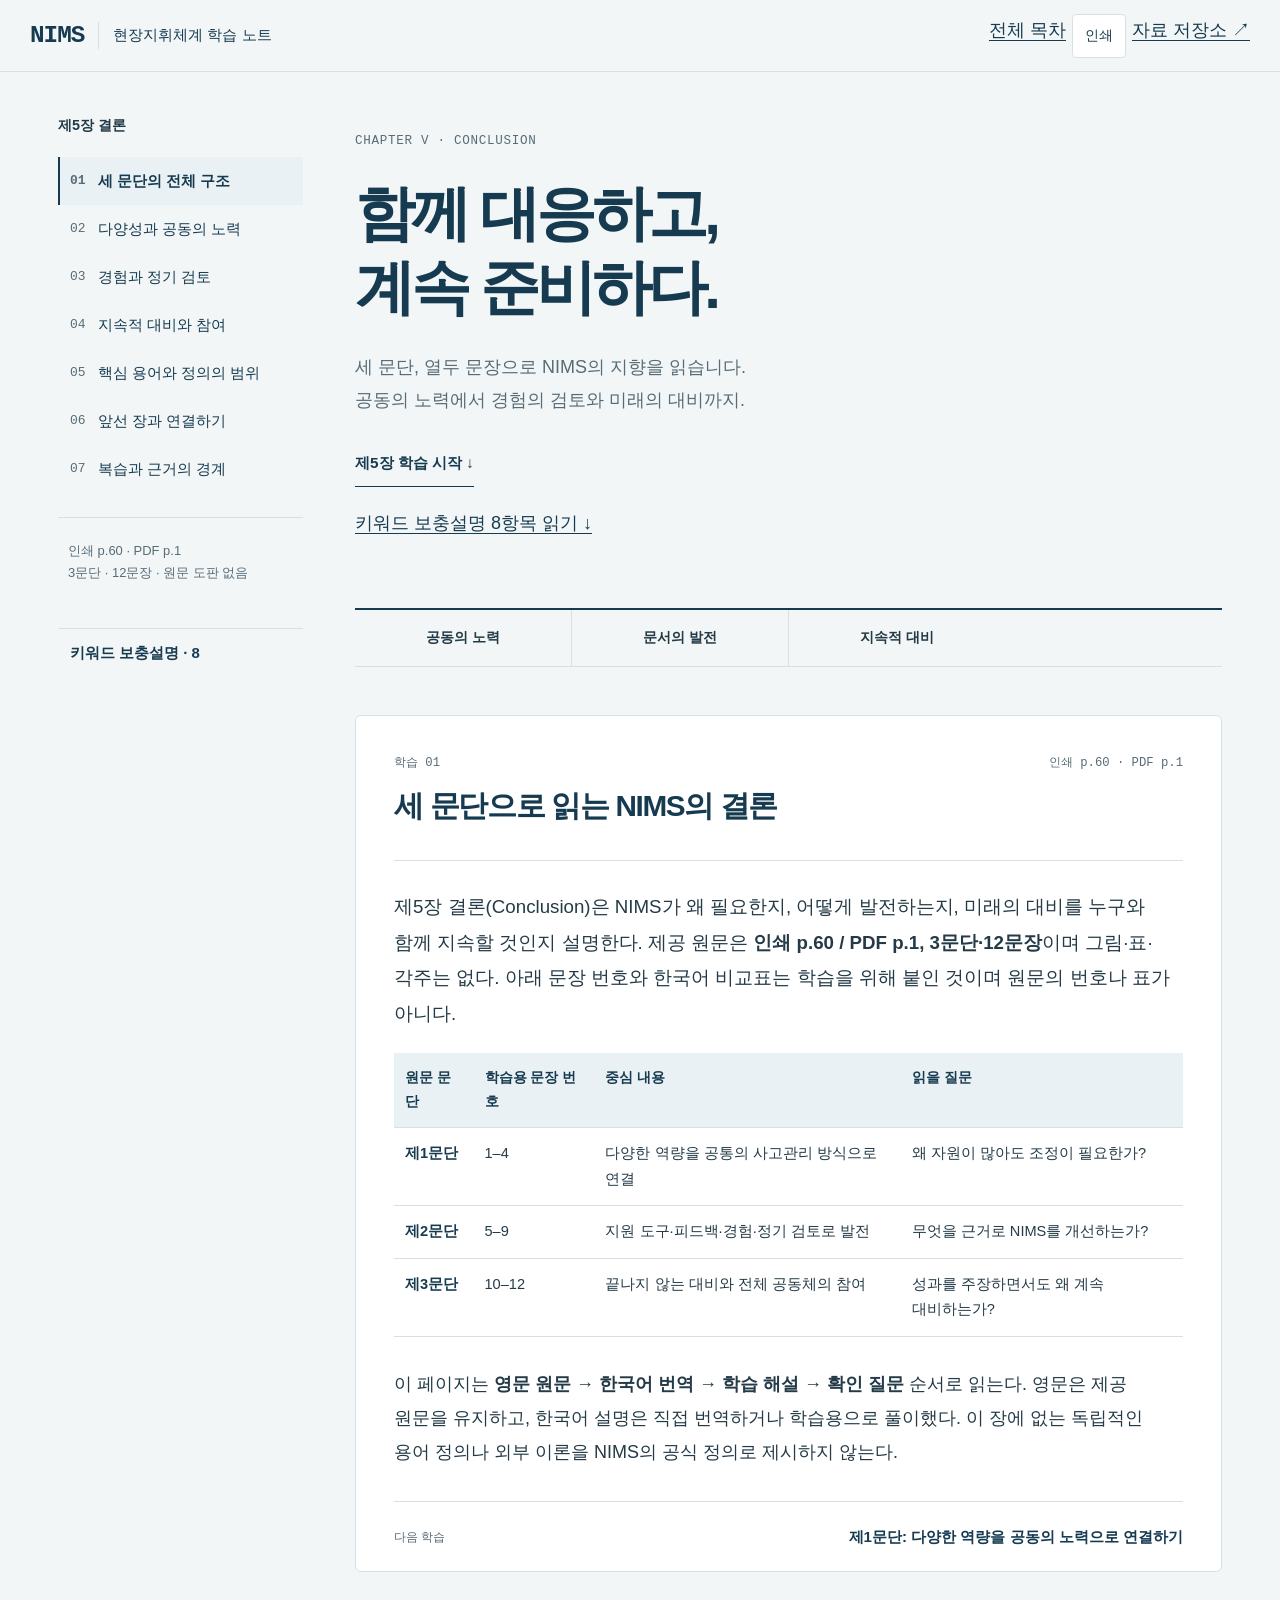
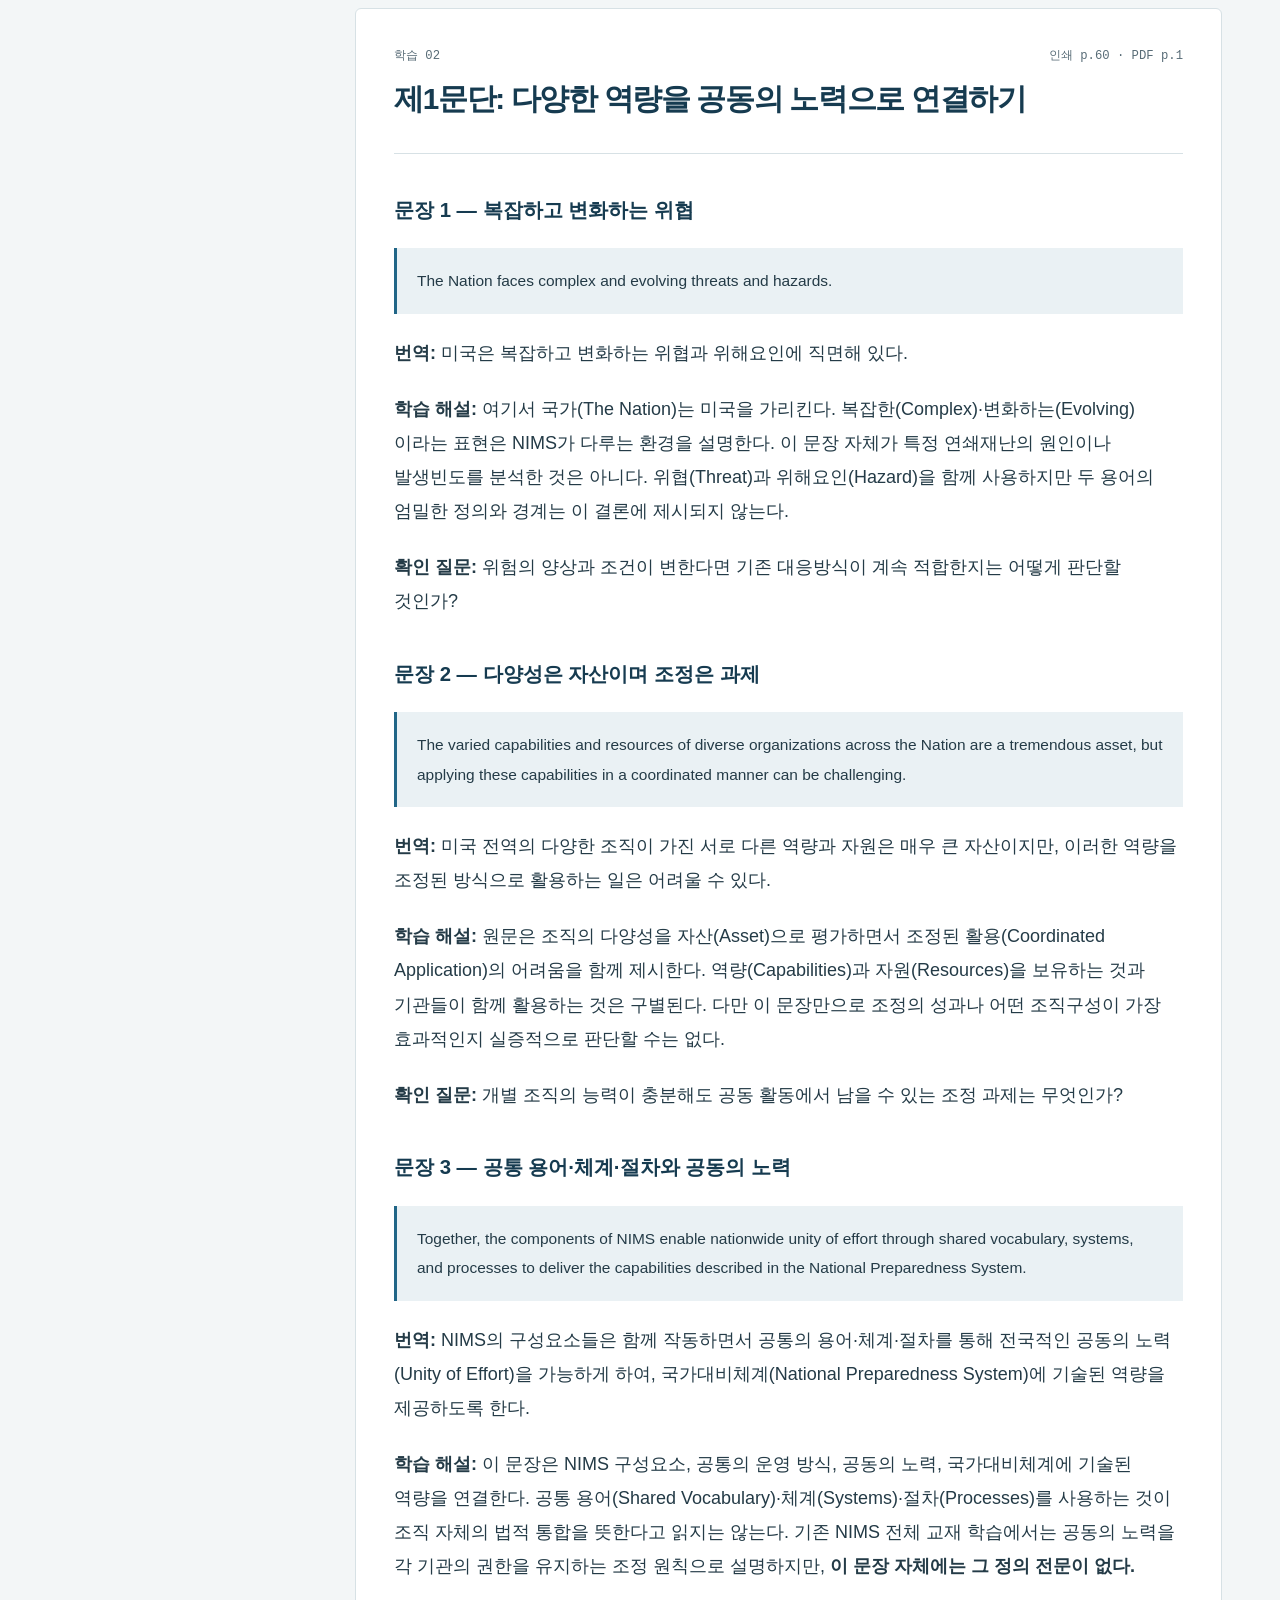
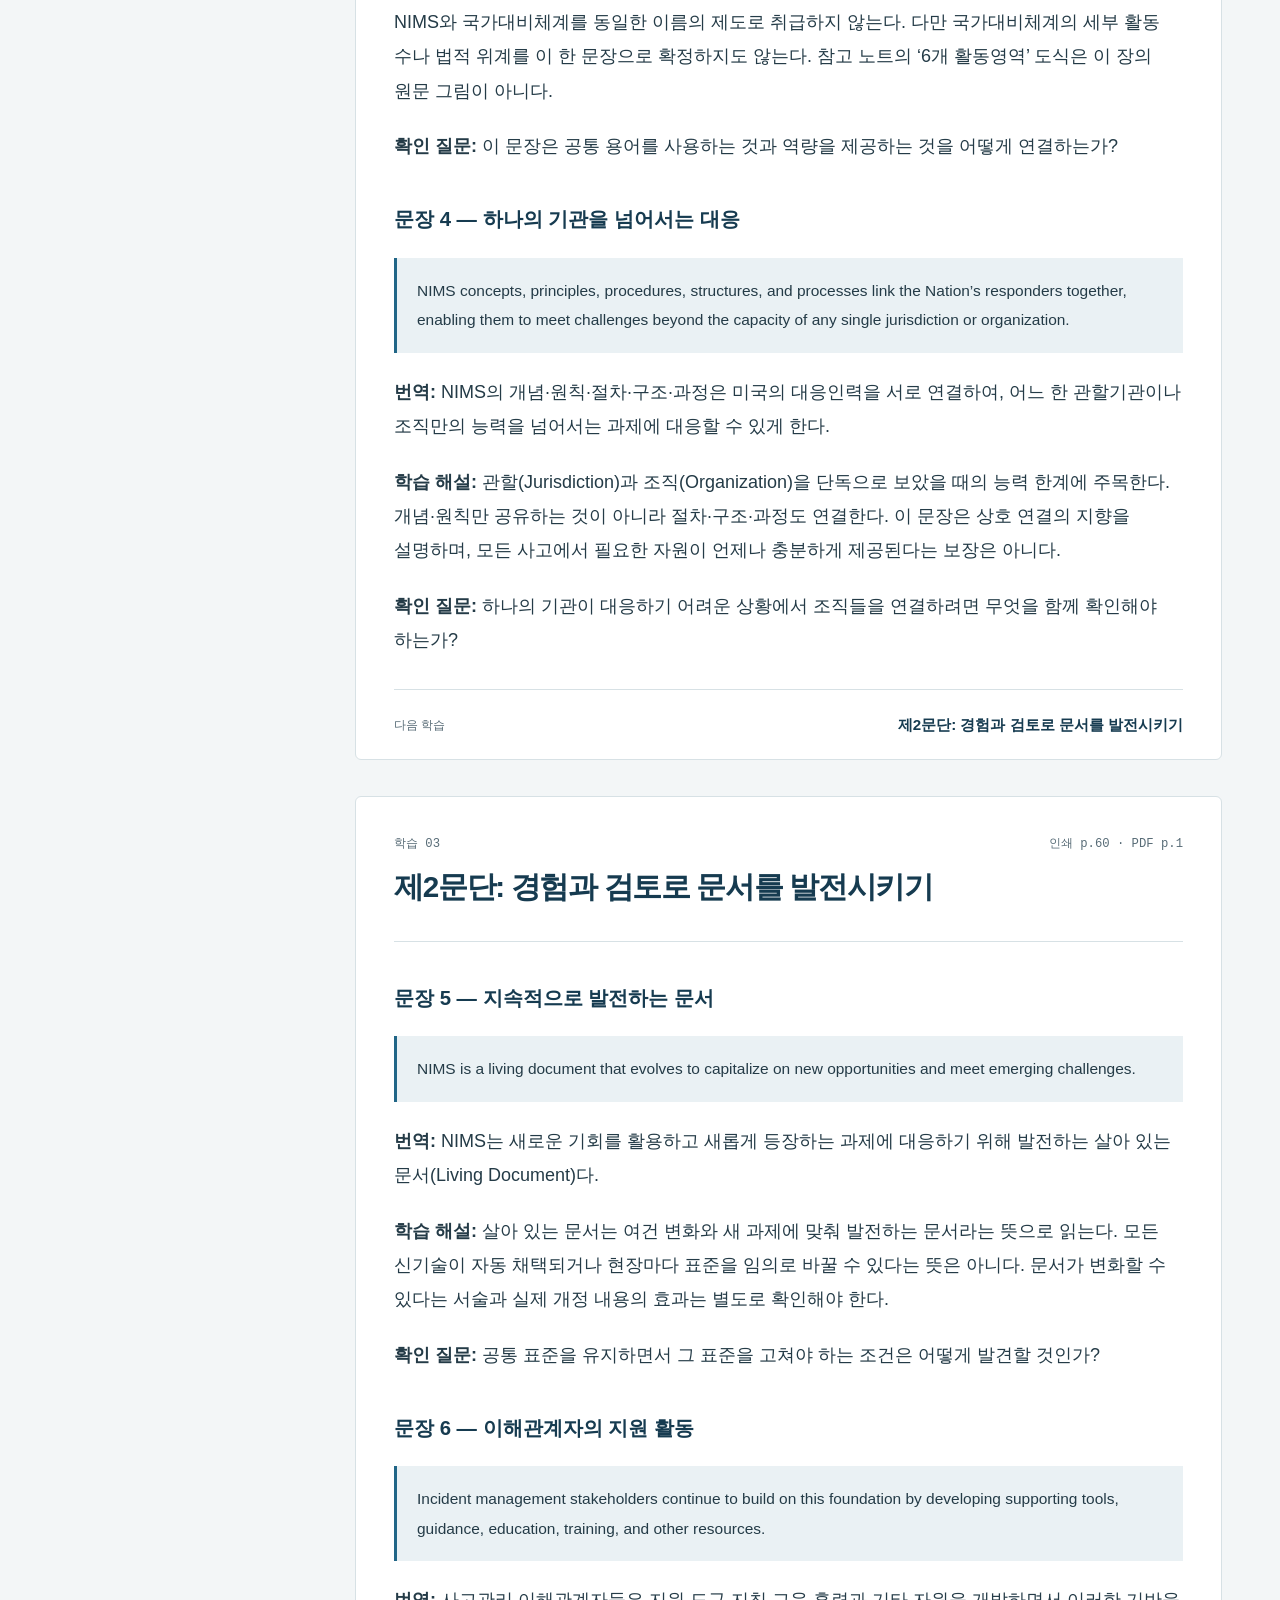
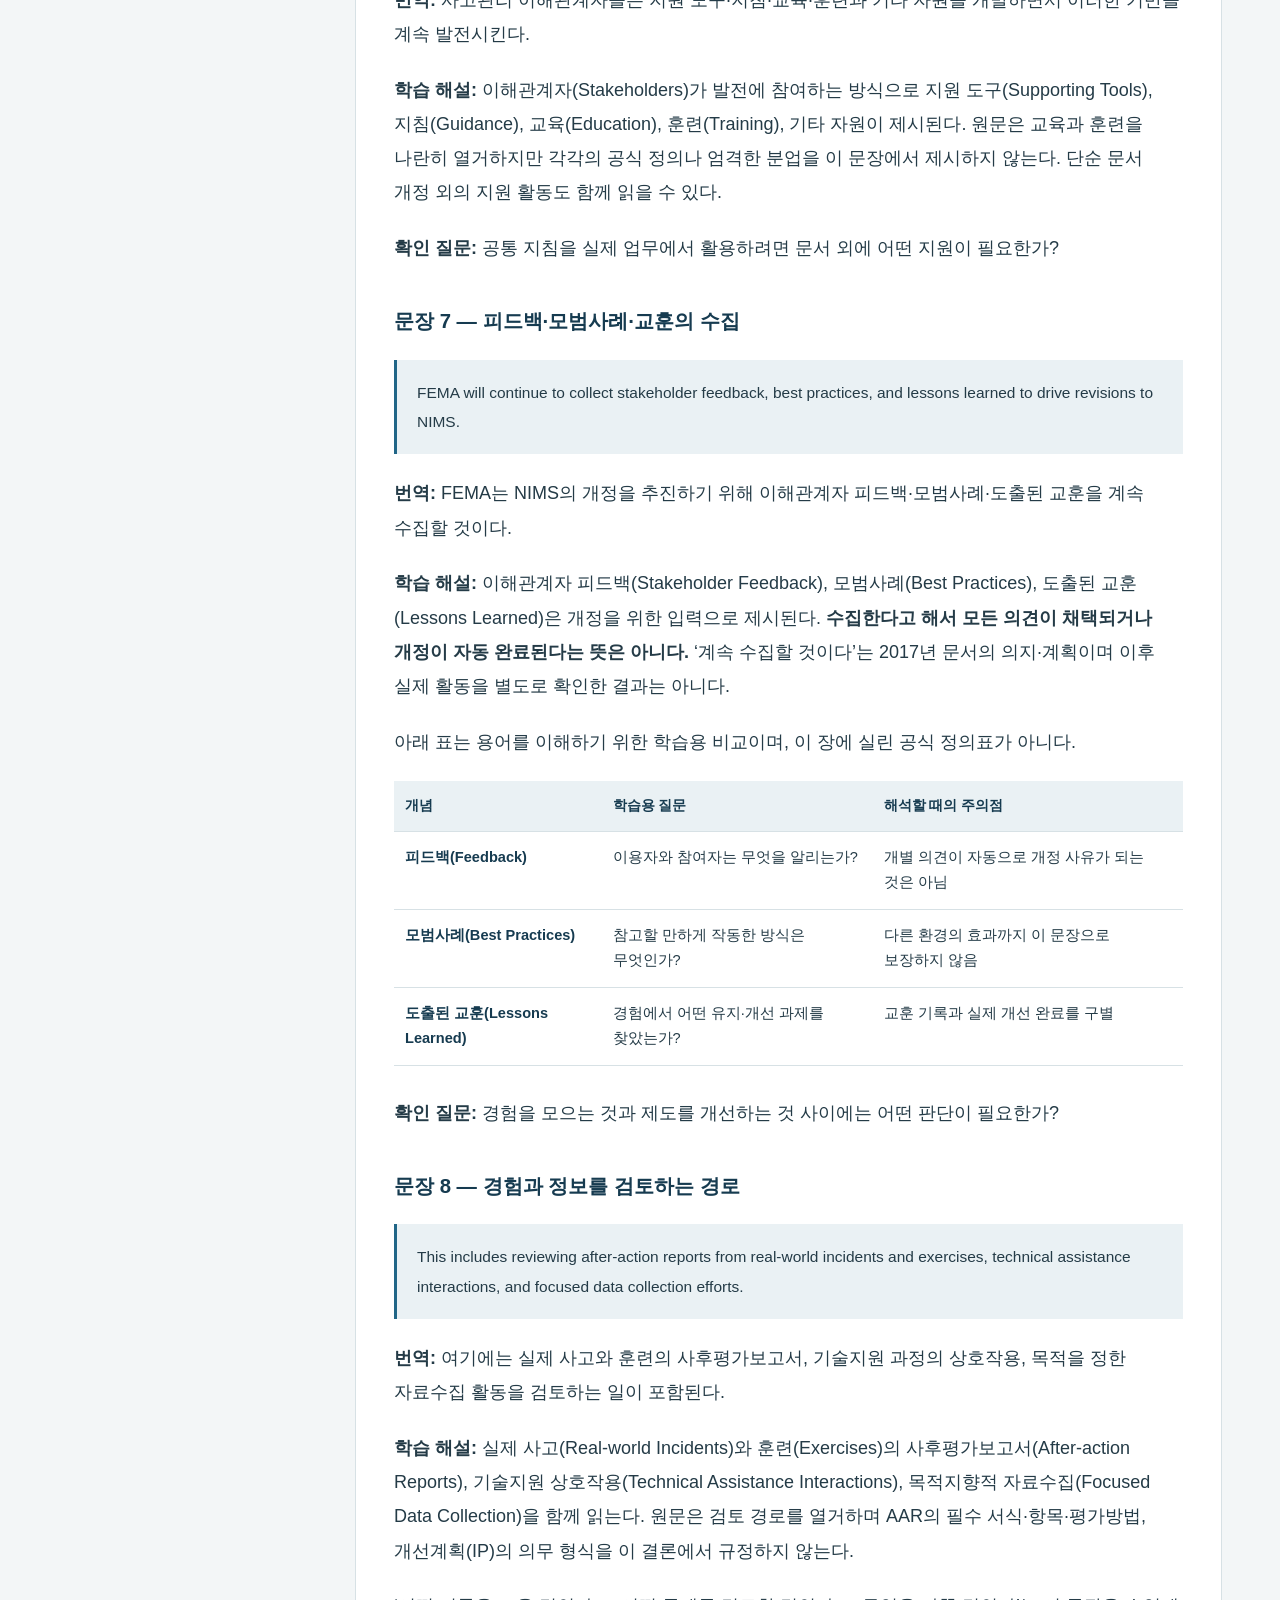
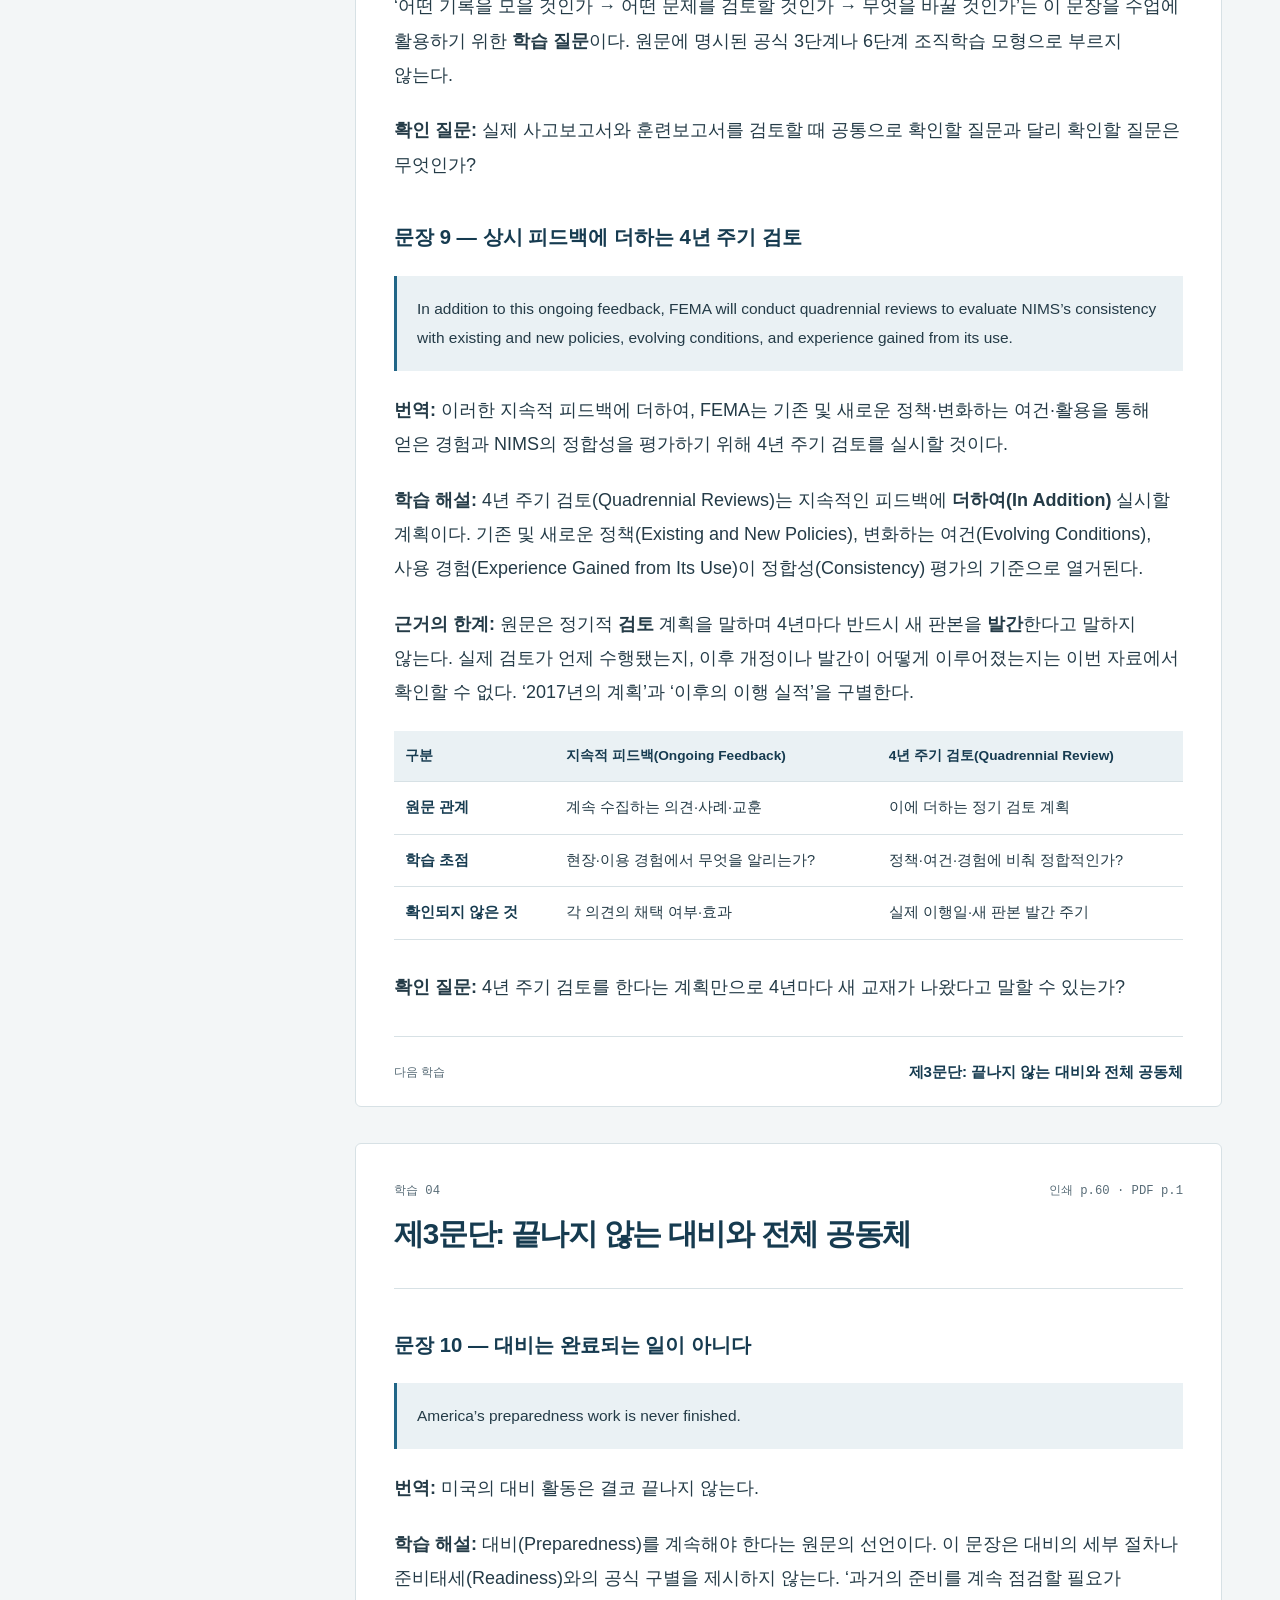
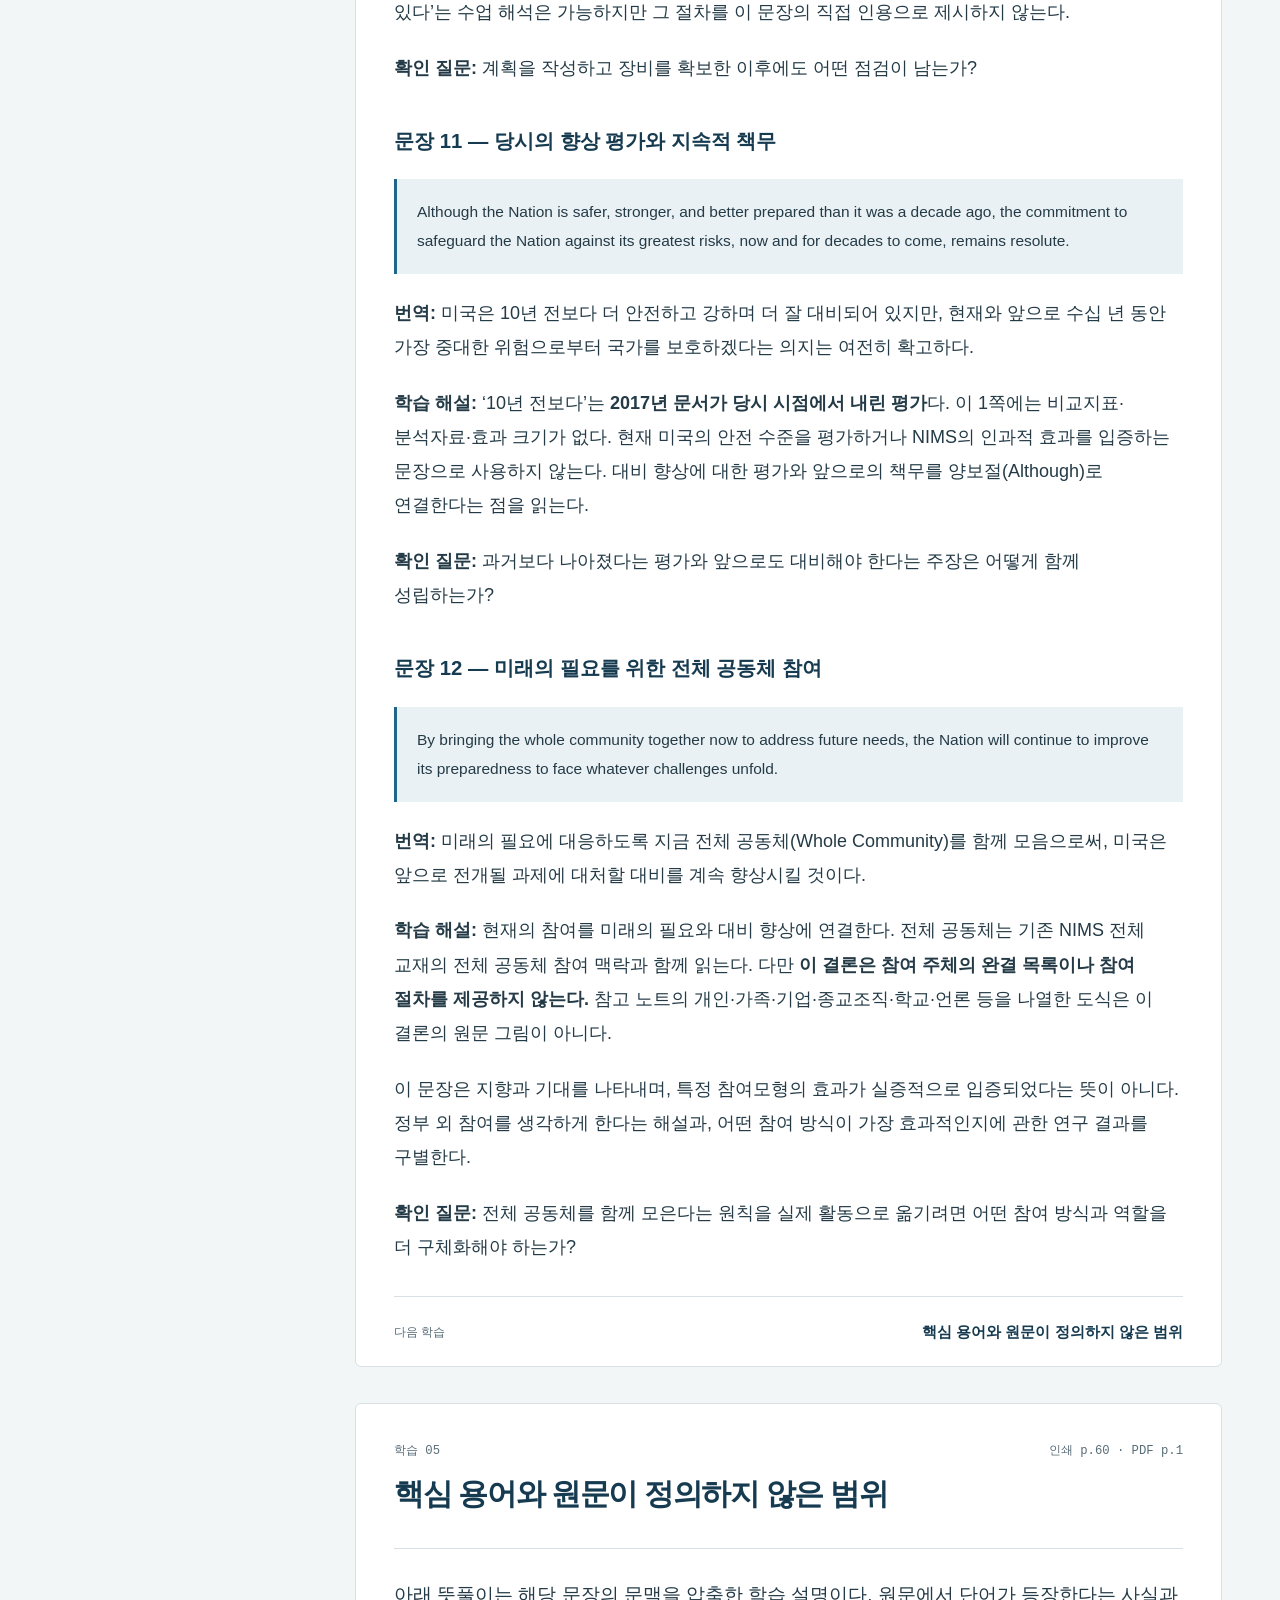
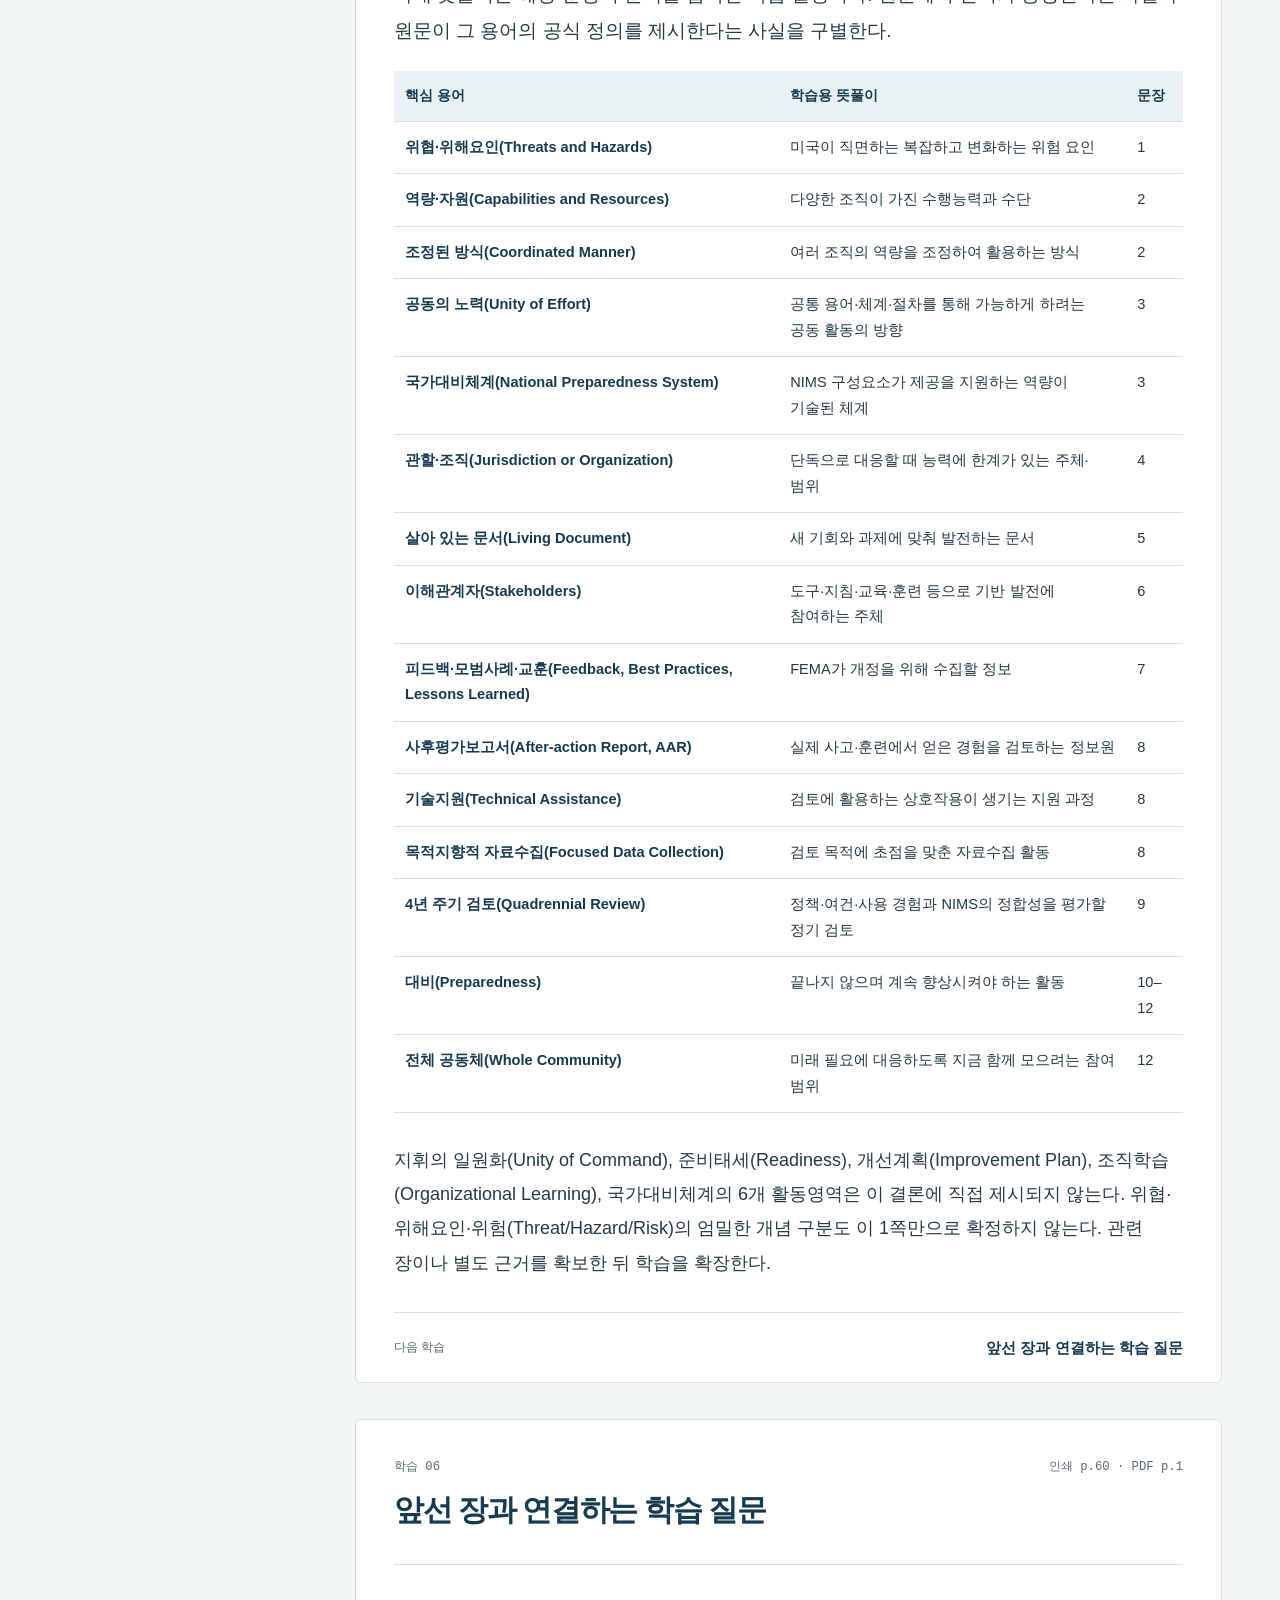
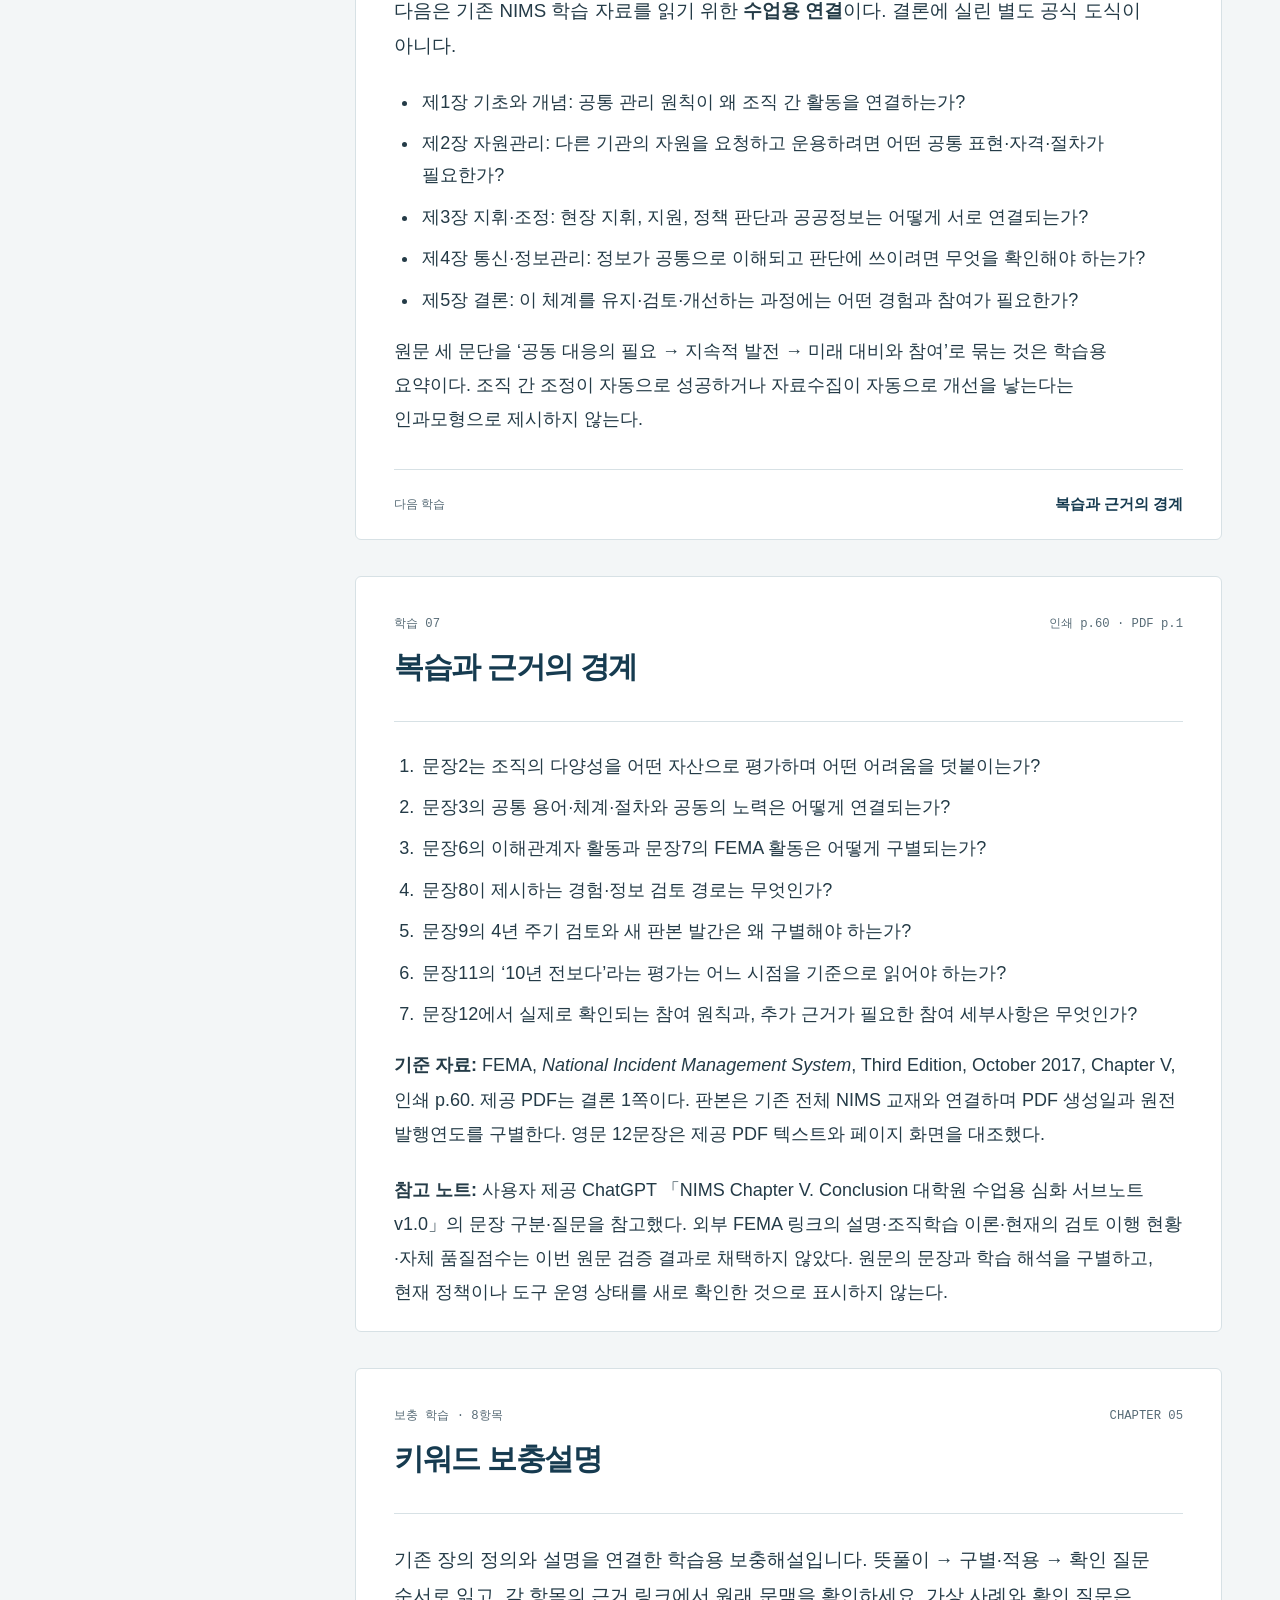
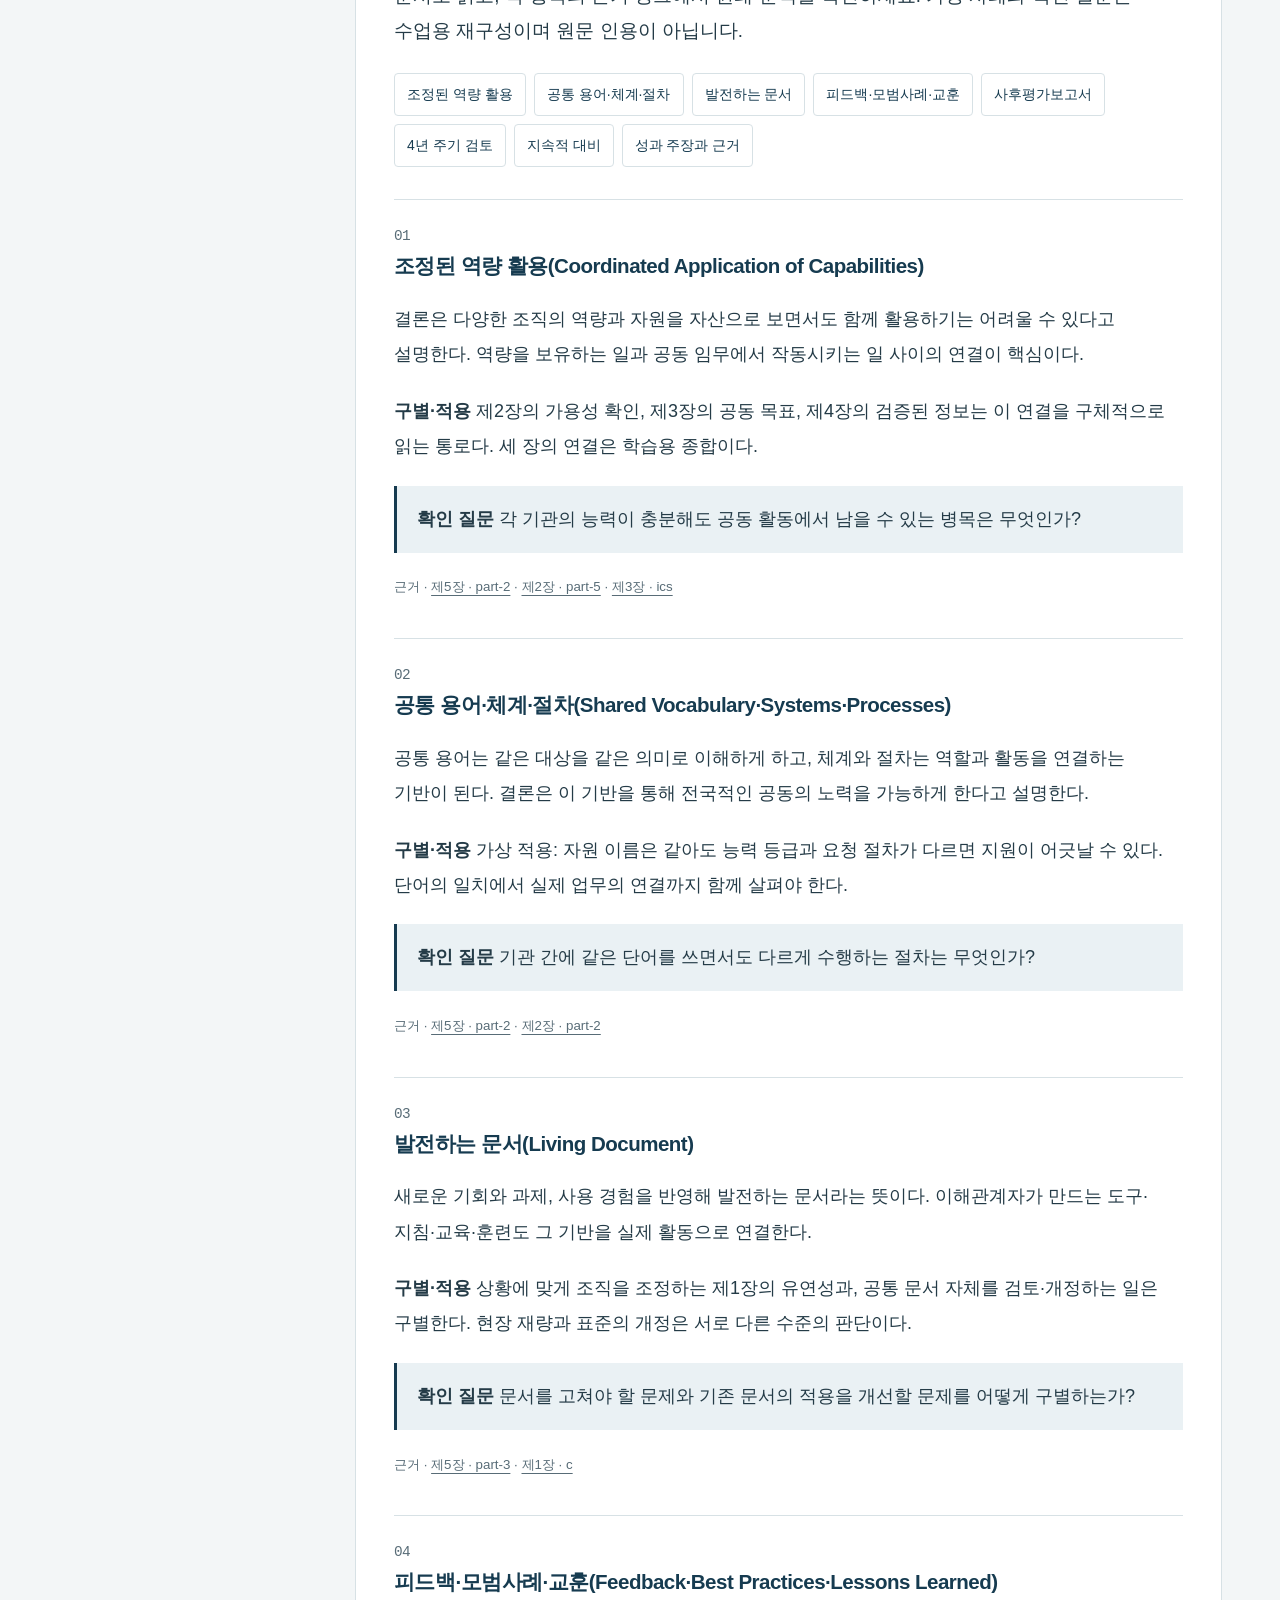
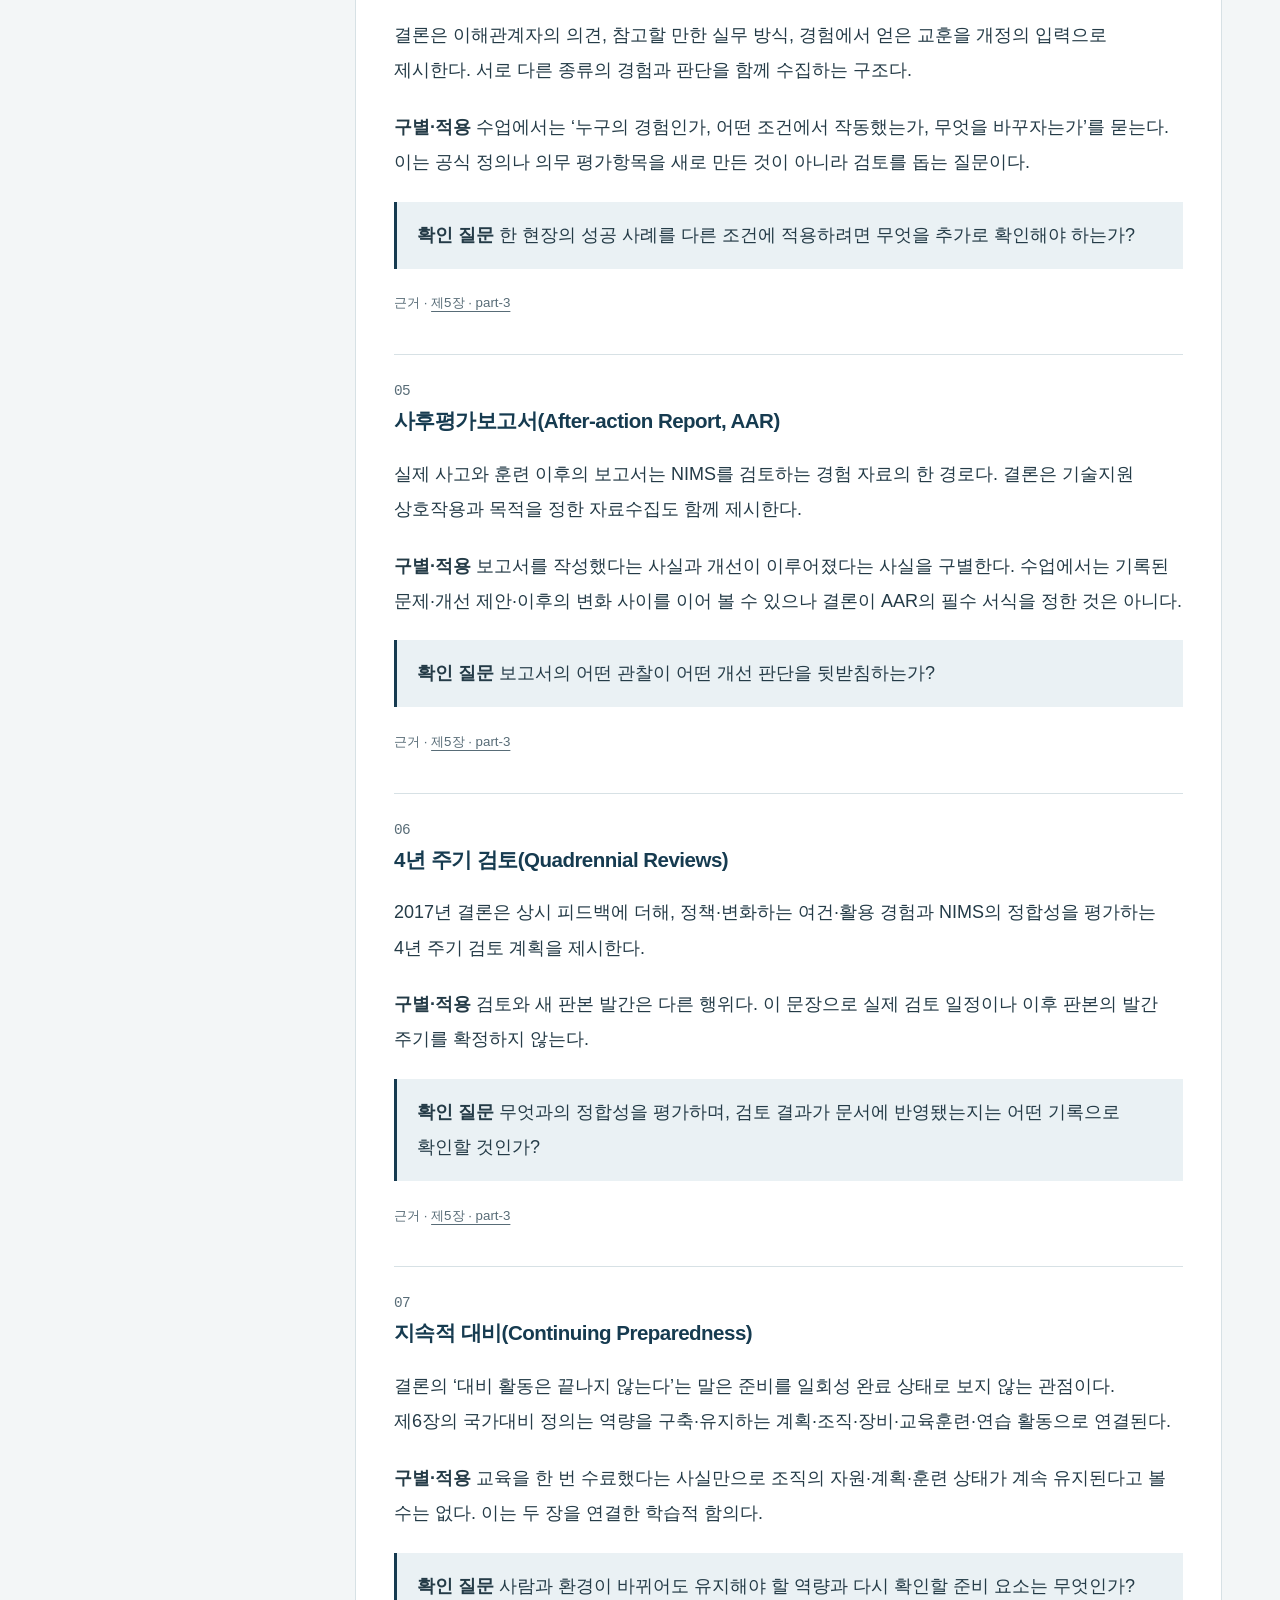
<file: chapters/05/index.html>
<!doctype html><html lang="ko"><head><meta charset="utf-8"><meta name="viewport" content="width=device-width, initial-scale=1"><meta name="description" content="NIMS 제5장 결론. 인쇄 p.60의 영문12문장·번역·해설로 공동의 노력, 문서 발전과 지속적 대비를 읽습니다."><meta name="version" content="2.8.0"><title>제5장 결론 | 현장지휘체계 학습 노트</title><link rel="stylesheet" href="../../styles.css"><link rel="stylesheet" href="../../book.css"><script defer src="../../app.js"></script><!-- keyword-style:start --><link rel="stylesheet" href="../../keyword-notes.css"><!-- keyword-style:end --></head><body id="top"><a class="skip-link" href="#part-1">본문으로 이동</a><div class="reading-progress" aria-hidden="true"><span></span></div><header class="site-header"><a class="brand" href="../../index.html"><strong>NIMS</strong><span>현장지휘체계 학습 노트</span></a><div class="viewer-controls"><a href="../../index.html#chapter-map">전체 목차</a><button id="print-page" type="button">인쇄</button><a href="https://github.com/dorobo99-prog/nims-chapter3-study">자료 저장소 ↗</a></div></header><div class="layout"><aside class="desktop-toc"><nav aria-label="제5장 목차"><p class="toc-label">제5장 결론</p><ol><li><a href="#part-1" data-chapter="part-1"><span>01</span>세 문단의 전체 구조</a></li><li><a href="#part-2" data-chapter="part-2"><span>02</span>다양성과 공동의 노력</a></li><li><a href="#part-3" data-chapter="part-3"><span>03</span>경험과 정기 검토</a></li><li><a href="#part-4" data-chapter="part-4"><span>04</span>지속적 대비와 참여</a></li><li><a href="#part-5" data-chapter="part-5"><span>05</span>핵심 용어와 정의의 범위</a></li><li><a href="#part-6" data-chapter="part-6"><span>06</span>앞선 장과 연결하기</a></li><li><a href="#part-7" data-chapter="part-7"><span>07</span>복습과 근거의 경계</a></li></ol><p class="toc-note">인쇄 p.60 · PDF p.1<br>3문단 · 12문장 · 원문 도판 없음</p><!-- keyword-toc:start --><a class="keyword-toc-link" href="#keyword-notes" data-chapter="keyword-notes">키워드 보충설명 · 8</a><!-- keyword-toc:end --></nav></aside><div class="content-column"><header class="hero"><div class="hero-subject">CHAPTER V · CONCLUSION</div><h1>함께 대응하고,<br>계속 준비하다.</h1><p>세 문단, 열두 문장으로 NIMS의 지향을 읽습니다.<br>공동의 노력에서 경험의 검토와 미래의 대비까지.</p><a class="start-link" href="#part-1">제5장 학습 시작 ↓</a><!-- keyword-quick:start --><p class="keyword-quick"><a href="#keyword-notes">키워드 보충설명 8항목 읽기 ↓</a></p><!-- keyword-quick:end --></header><details class="mobile-toc"><summary><span>목차</span><strong id="current-chapter">세 문단의 전체 구조</strong></summary><nav aria-label="제5장 모바일 목차"><ol><li><a href="#part-1" data-chapter="part-1"><span>01</span>세 문단의 전체 구조</a></li><li><a href="#part-2" data-chapter="part-2"><span>02</span>다양성과 공동의 노력</a></li><li><a href="#part-3" data-chapter="part-3"><span>03</span>경험과 정기 검토</a></li><li><a href="#part-4" data-chapter="part-4"><span>04</span>지속적 대비와 참여</a></li><li><a href="#part-5" data-chapter="part-5"><span>05</span>핵심 용어와 정의의 범위</a></li><li><a href="#part-6" data-chapter="part-6"><span>06</span>앞선 장과 연결하기</a></li><li><a href="#part-7" data-chapter="part-7"><span>07</span>복습과 근거의 경계</a></li></ol><!-- keyword-toc:start --><a class="keyword-toc-link" href="#keyword-notes" data-chapter="keyword-notes">키워드 보충설명 · 8</a><!-- keyword-toc:end --></nav></details><div class="responsibility-strip"><span>공동의 노력</span><span>문서의 발전</span><span>지속적 대비</span></div><main><section class="chapter" id="part-1" aria-labelledby="heading-part-1"><header class="chapter-header"><div class="chapter-meta"><span>학습 01</span><span>인쇄 p.60 · PDF p.1</span></div><h2 id="heading-part-1">세 문단으로 읽는 NIMS의 결론</h2></header><div class="chapter-body"><p>제5장 결론(Conclusion)은 NIMS가 왜 필요한지, 어떻게 발전하는지, 미래의 대비를 누구와 함께 지속할 것인지 설명한다. 제공 원문은 <strong>인쇄 p.60 / PDF p.1, 3문단·12문장</strong>이며 그림·표·각주는 없다. 아래 문장 번호와 한국어 비교표는 학습을 위해 붙인 것이며 원문의 번호나 표가 아니다.</p>
<table class="study-table">
<thead>
<tr>
<th>원문 문단</th>
<th>학습용 문장 번호</th>
<th>중심 내용</th>
<th>읽을 질문</th>
</tr>
</thead>
<tbody><tr>
<td data-label="원문 문단">제1문단</td>
<td data-label="학습용 문장 번호">1–4</td>
<td data-label="중심 내용">다양한 역량을 공통의 사고관리 방식으로 연결</td>
<td data-label="읽을 질문">왜 자원이 많아도 조정이 필요한가?</td>
</tr>
<tr>
<td data-label="원문 문단">제2문단</td>
<td data-label="학습용 문장 번호">5–9</td>
<td data-label="중심 내용">지원 도구·피드백·경험·정기 검토로 발전</td>
<td data-label="읽을 질문">무엇을 근거로 NIMS를 개선하는가?</td>
</tr>
<tr>
<td data-label="원문 문단">제3문단</td>
<td data-label="학습용 문장 번호">10–12</td>
<td data-label="중심 내용">끝나지 않는 대비와 전체 공동체의 참여</td>
<td data-label="읽을 질문">성과를 주장하면서도 왜 계속 대비하는가?</td>
</tr>
</tbody></table>
<p>이 페이지는 <strong>영문 원문 → 한국어 번역 → 학습 해설 → 확인 질문</strong> 순서로 읽는다. 영문은 제공 원문을 유지하고, 한국어 설명은 직접 번역하거나 학습용으로 풀이했다. 이 장에 없는 독립적인 용어 정의나 외부 이론을 NIMS의 공식 정의로 제시하지 않는다.</p>
</div><a class="next-chapter" href="#part-2"><span>다음 학습</span><strong>제1문단: 다양한 역량을 공동의 노력으로 연결하기</strong></a></section>
<section class="chapter" id="part-2" aria-labelledby="heading-part-2"><header class="chapter-header"><div class="chapter-meta"><span>학습 02</span><span>인쇄 p.60 · PDF p.1</span></div><h2 id="heading-part-2">제1문단: 다양한 역량을 공동의 노력으로 연결하기</h2></header><div class="chapter-body"><h3>문장 1 — 복잡하고 변화하는 위협</h3>
<blockquote>
<p>The Nation faces complex and evolving threats and hazards.</p>
</blockquote>
<p><strong>번역:</strong> 미국은 복잡하고 변화하는 위협과 위해요인에 직면해 있다.</p>
<p><strong>학습 해설:</strong> 여기서 국가(The Nation)는 미국을 가리킨다. 복잡한(Complex)·변화하는(Evolving)이라는 표현은 NIMS가 다루는 환경을 설명한다. 이 문장 자체가 특정 연쇄재난의 원인이나 발생빈도를 분석한 것은 아니다. 위협(Threat)과 위해요인(Hazard)을 함께 사용하지만 두 용어의 엄밀한 정의와 경계는 이 결론에 제시되지 않는다.</p>
<p><strong>확인 질문:</strong> 위험의 양상과 조건이 변한다면 기존 대응방식이 계속 적합한지는 어떻게 판단할 것인가?</p>
<h3>문장 2 — 다양성은 자산이며 조정은 과제</h3>
<blockquote>
<p>The varied capabilities and resources of diverse organizations across the Nation are a tremendous asset, but applying these capabilities in a coordinated manner can be challenging.</p>
</blockquote>
<p><strong>번역:</strong> 미국 전역의 다양한 조직이 가진 서로 다른 역량과 자원은 매우 큰 자산이지만, 이러한 역량을 조정된 방식으로 활용하는 일은 어려울 수 있다.</p>
<p><strong>학습 해설:</strong> 원문은 조직의 다양성을 자산(Asset)으로 평가하면서 조정된 활용(Coordinated Application)의 어려움을 함께 제시한다. 역량(Capabilities)과 자원(Resources)을 보유하는 것과 기관들이 함께 활용하는 것은 구별된다. 다만 이 문장만으로 조정의 성과나 어떤 조직구성이 가장 효과적인지 실증적으로 판단할 수는 없다.</p>
<p><strong>확인 질문:</strong> 개별 조직의 능력이 충분해도 공동 활동에서 남을 수 있는 조정 과제는 무엇인가?</p>
<h3>문장 3 — 공통 용어·체계·절차와 공동의 노력</h3>
<blockquote>
<p>Together, the components of NIMS enable nationwide unity of effort through shared vocabulary, systems, and processes to deliver the capabilities described in the National Preparedness System.</p>
</blockquote>
<p><strong>번역:</strong> NIMS의 구성요소들은 함께 작동하면서 공통의 용어·체계·절차를 통해 전국적인 공동의 노력(Unity of Effort)을 가능하게 하여, 국가대비체계(National Preparedness System)에 기술된 역량을 제공하도록 한다.</p>
<p><strong>학습 해설:</strong> 이 문장은 NIMS 구성요소, 공통의 운영 방식, 공동의 노력, 국가대비체계에 기술된 역량을 연결한다. 공통 용어(Shared Vocabulary)·체계(Systems)·절차(Processes)를 사용하는 것이 조직 자체의 법적 통합을 뜻한다고 읽지는 않는다. 기존 NIMS 전체 교재 학습에서는 공동의 노력을 각 기관의 권한을 유지하는 조정 원칙으로 설명하지만, <strong>이 문장 자체에는 그 정의 전문이 없다.</strong></p>
<p>NIMS와 국가대비체계를 동일한 이름의 제도로 취급하지 않는다. 다만 국가대비체계의 세부 활동 수나 법적 위계를 이 한 문장으로 확정하지도 않는다. 참고 노트의 ‘6개 활동영역’ 도식은 이 장의 원문 그림이 아니다.</p>
<p><strong>확인 질문:</strong> 이 문장은 공통 용어를 사용하는 것과 역량을 제공하는 것을 어떻게 연결하는가?</p>
<h3>문장 4 — 하나의 기관을 넘어서는 대응</h3>
<blockquote>
<p>NIMS concepts, principles, procedures, structures, and processes link the Nation’s responders together, enabling them to meet challenges beyond the capacity of any single jurisdiction or organization.</p>
</blockquote>
<p><strong>번역:</strong> NIMS의 개념·원칙·절차·구조·과정은 미국의 대응인력을 서로 연결하여, 어느 한 관할기관이나 조직만의 능력을 넘어서는 과제에 대응할 수 있게 한다.</p>
<p><strong>학습 해설:</strong> 관할(Jurisdiction)과 조직(Organization)을 단독으로 보았을 때의 능력 한계에 주목한다. 개념·원칙만 공유하는 것이 아니라 절차·구조·과정도 연결한다. 이 문장은 상호 연결의 지향을 설명하며, 모든 사고에서 필요한 자원이 언제나 충분하게 제공된다는 보장은 아니다.</p>
<p><strong>확인 질문:</strong> 하나의 기관이 대응하기 어려운 상황에서 조직들을 연결하려면 무엇을 함께 확인해야 하는가?</p>
</div><a class="next-chapter" href="#part-3"><span>다음 학습</span><strong>제2문단: 경험과 검토로 문서를 발전시키기</strong></a></section>
<section class="chapter" id="part-3" aria-labelledby="heading-part-3"><header class="chapter-header"><div class="chapter-meta"><span>학습 03</span><span>인쇄 p.60 · PDF p.1</span></div><h2 id="heading-part-3">제2문단: 경험과 검토로 문서를 발전시키기</h2></header><div class="chapter-body"><h3>문장 5 — 지속적으로 발전하는 문서</h3>
<blockquote>
<p>NIMS is a living document that evolves to capitalize on new opportunities and meet emerging challenges.</p>
</blockquote>
<p><strong>번역:</strong> NIMS는 새로운 기회를 활용하고 새롭게 등장하는 과제에 대응하기 위해 발전하는 살아 있는 문서(Living Document)다.</p>
<p><strong>학습 해설:</strong> 살아 있는 문서는 여건 변화와 새 과제에 맞춰 발전하는 문서라는 뜻으로 읽는다. 모든 신기술이 자동 채택되거나 현장마다 표준을 임의로 바꿀 수 있다는 뜻은 아니다. 문서가 변화할 수 있다는 서술과 실제 개정 내용의 효과는 별도로 확인해야 한다.</p>
<p><strong>확인 질문:</strong> 공통 표준을 유지하면서 그 표준을 고쳐야 하는 조건은 어떻게 발견할 것인가?</p>
<h3>문장 6 — 이해관계자의 지원 활동</h3>
<blockquote>
<p>Incident management stakeholders continue to build on this foundation by developing supporting tools, guidance, education, training, and other resources.</p>
</blockquote>
<p><strong>번역:</strong> 사고관리 이해관계자들은 지원 도구·지침·교육·훈련과 기타 자원을 개발하면서 이러한 기반을 계속 발전시킨다.</p>
<p><strong>학습 해설:</strong> 이해관계자(Stakeholders)가 발전에 참여하는 방식으로 지원 도구(Supporting Tools), 지침(Guidance), 교육(Education), 훈련(Training), 기타 자원이 제시된다. 원문은 교육과 훈련을 나란히 열거하지만 각각의 공식 정의나 엄격한 분업을 이 문장에서 제시하지 않는다. 단순 문서 개정 외의 지원 활동도 함께 읽을 수 있다.</p>
<p><strong>확인 질문:</strong> 공통 지침을 실제 업무에서 활용하려면 문서 외에 어떤 지원이 필요한가?</p>
<h3>문장 7 — 피드백·모범사례·교훈의 수집</h3>
<blockquote>
<p>FEMA will continue to collect stakeholder feedback, best practices, and lessons learned to drive revisions to NIMS.</p>
</blockquote>
<p><strong>번역:</strong> FEMA는 NIMS의 개정을 추진하기 위해 이해관계자 피드백·모범사례·도출된 교훈을 계속 수집할 것이다.</p>
<p><strong>학습 해설:</strong> 이해관계자 피드백(Stakeholder Feedback), 모범사례(Best Practices), 도출된 교훈(Lessons Learned)은 개정을 위한 입력으로 제시된다. <strong>수집한다고 해서 모든 의견이 채택되거나 개정이 자동 완료된다는 뜻은 아니다.</strong> ‘계속 수집할 것이다’는 2017년 문서의 의지·계획이며 이후 실제 활동을 별도로 확인한 결과는 아니다.</p>
<p>아래 표는 용어를 이해하기 위한 학습용 비교이며, 이 장에 실린 공식 정의표가 아니다.</p>
<table class="study-table">
<thead>
<tr>
<th>개념</th>
<th>학습용 질문</th>
<th>해석할 때의 주의점</th>
</tr>
</thead>
<tbody><tr>
<td data-label="개념">피드백(Feedback)</td>
<td data-label="학습용 질문">이용자와 참여자는 무엇을 알리는가?</td>
<td data-label="해석할 때의 주의점">개별 의견이 자동으로 개정 사유가 되는 것은 아님</td>
</tr>
<tr>
<td data-label="개념">모범사례(Best Practices)</td>
<td data-label="학습용 질문">참고할 만하게 작동한 방식은 무엇인가?</td>
<td data-label="해석할 때의 주의점">다른 환경의 효과까지 이 문장으로 보장하지 않음</td>
</tr>
<tr>
<td data-label="개념">도출된 교훈(Lessons Learned)</td>
<td data-label="학습용 질문">경험에서 어떤 유지·개선 과제를 찾았는가?</td>
<td data-label="해석할 때의 주의점">교훈 기록과 실제 개선 완료를 구별</td>
</tr>
</tbody></table>
<p><strong>확인 질문:</strong> 경험을 모으는 것과 제도를 개선하는 것 사이에는 어떤 판단이 필요한가?</p>
<h3>문장 8 — 경험과 정보를 검토하는 경로</h3>
<blockquote>
<p>This includes reviewing after-action reports from real-world incidents and exercises, technical assistance interactions, and focused data collection efforts.</p>
</blockquote>
<p><strong>번역:</strong> 여기에는 실제 사고와 훈련의 사후평가보고서, 기술지원 과정의 상호작용, 목적을 정한 자료수집 활동을 검토하는 일이 포함된다.</p>
<p><strong>학습 해설:</strong> 실제 사고(Real-world Incidents)와 훈련(Exercises)의 사후평가보고서(After-action Reports), 기술지원 상호작용(Technical Assistance Interactions), 목적지향적 자료수집(Focused Data Collection)을 함께 읽는다. 원문은 검토 경로를 열거하며 AAR의 필수 서식·항목·평가방법, 개선계획(IP)의 의무 형식을 이 결론에서 규정하지 않는다.</p>
<p>‘어떤 기록을 모을 것인가 → 어떤 문제를 검토할 것인가 → 무엇을 바꿀 것인가’는 이 문장을 수업에 활용하기 위한 <strong>학습 질문</strong>이다. 원문에 명시된 공식 3단계나 6단계 조직학습 모형으로 부르지 않는다.</p>
<p><strong>확인 질문:</strong> 실제 사고보고서와 훈련보고서를 검토할 때 공통으로 확인할 질문과 달리 확인할 질문은 무엇인가?</p>
<h3>문장 9 — 상시 피드백에 더하는 4년 주기 검토</h3>
<blockquote>
<p>In addition to this ongoing feedback, FEMA will conduct quadrennial reviews to evaluate NIMS’s consistency with existing and new policies, evolving conditions, and experience gained from its use.</p>
</blockquote>
<p><strong>번역:</strong> 이러한 지속적 피드백에 더하여, FEMA는 기존 및 새로운 정책·변화하는 여건·활용을 통해 얻은 경험과 NIMS의 정합성을 평가하기 위해 4년 주기 검토를 실시할 것이다.</p>
<p><strong>학습 해설:</strong> 4년 주기 검토(Quadrennial Reviews)는 지속적인 피드백에 <strong>더하여(In Addition)</strong> 실시할 계획이다. 기존 및 새로운 정책(Existing and New Policies), 변화하는 여건(Evolving Conditions), 사용 경험(Experience Gained from Its Use)이 정합성(Consistency) 평가의 기준으로 열거된다.</p>
<p><strong>근거의 한계:</strong> 원문은 정기적 <strong>검토</strong> 계획을 말하며 4년마다 반드시 새 판본을 <strong>발간</strong>한다고 말하지 않는다. 실제 검토가 언제 수행됐는지, 이후 개정이나 발간이 어떻게 이루어졌는지는 이번 자료에서 확인할 수 없다. ‘2017년의 계획’과 ‘이후의 이행 실적’을 구별한다.</p>
<table class="study-table">
<thead>
<tr>
<th>구분</th>
<th>지속적 피드백(Ongoing Feedback)</th>
<th>4년 주기 검토(Quadrennial Review)</th>
</tr>
</thead>
<tbody><tr>
<td data-label="구분">원문 관계</td>
<td data-label="지속적 피드백(Ongoing Feedback)">계속 수집하는 의견·사례·교훈</td>
<td data-label="4년 주기 검토(Quadrennial Review)">이에 더하는 정기 검토 계획</td>
</tr>
<tr>
<td data-label="구분">학습 초점</td>
<td data-label="지속적 피드백(Ongoing Feedback)">현장·이용 경험에서 무엇을 알리는가?</td>
<td data-label="4년 주기 검토(Quadrennial Review)">정책·여건·경험에 비춰 정합적인가?</td>
</tr>
<tr>
<td data-label="구분">확인되지 않은 것</td>
<td data-label="지속적 피드백(Ongoing Feedback)">각 의견의 채택 여부·효과</td>
<td data-label="4년 주기 검토(Quadrennial Review)">실제 이행일·새 판본 발간 주기</td>
</tr>
</tbody></table>
<p><strong>확인 질문:</strong> 4년 주기 검토를 한다는 계획만으로 4년마다 새 교재가 나왔다고 말할 수 있는가?</p>
</div><a class="next-chapter" href="#part-4"><span>다음 학습</span><strong>제3문단: 끝나지 않는 대비와 전체 공동체</strong></a></section>
<section class="chapter" id="part-4" aria-labelledby="heading-part-4"><header class="chapter-header"><div class="chapter-meta"><span>학습 04</span><span>인쇄 p.60 · PDF p.1</span></div><h2 id="heading-part-4">제3문단: 끝나지 않는 대비와 전체 공동체</h2></header><div class="chapter-body"><h3>문장 10 — 대비는 완료되는 일이 아니다</h3>
<blockquote>
<p>America’s preparedness work is never finished.</p>
</blockquote>
<p><strong>번역:</strong> 미국의 대비 활동은 결코 끝나지 않는다.</p>
<p><strong>학습 해설:</strong> 대비(Preparedness)를 계속해야 한다는 원문의 선언이다. 이 문장은 대비의 세부 절차나 준비태세(Readiness)와의 공식 구별을 제시하지 않는다. ‘과거의 준비를 계속 점검할 필요가 있다’는 수업 해석은 가능하지만 그 절차를 이 문장의 직접 인용으로 제시하지 않는다.</p>
<p><strong>확인 질문:</strong> 계획을 작성하고 장비를 확보한 이후에도 어떤 점검이 남는가?</p>
<h3>문장 11 — 당시의 향상 평가와 지속적 책무</h3>
<blockquote>
<p>Although the Nation is safer, stronger, and better prepared than it was a decade ago, the commitment to safeguard the Nation against its greatest risks, now and for decades to come, remains resolute.</p>
</blockquote>
<p><strong>번역:</strong> 미국은 10년 전보다 더 안전하고 강하며 더 잘 대비되어 있지만, 현재와 앞으로 수십 년 동안 가장 중대한 위험으로부터 국가를 보호하겠다는 의지는 여전히 확고하다.</p>
<p><strong>학습 해설:</strong> ‘10년 전보다’는 <strong>2017년 문서가 당시 시점에서 내린 평가</strong>다. 이 1쪽에는 비교지표·분석자료·효과 크기가 없다. 현재 미국의 안전 수준을 평가하거나 NIMS의 인과적 효과를 입증하는 문장으로 사용하지 않는다. 대비 향상에 대한 평가와 앞으로의 책무를 양보절(Although)로 연결한다는 점을 읽는다.</p>
<p><strong>확인 질문:</strong> 과거보다 나아졌다는 평가와 앞으로도 대비해야 한다는 주장은 어떻게 함께 성립하는가?</p>
<h3>문장 12 — 미래의 필요를 위한 전체 공동체 참여</h3>
<blockquote>
<p>By bringing the whole community together now to address future needs, the Nation will continue to improve its preparedness to face whatever challenges unfold.</p>
</blockquote>
<p><strong>번역:</strong> 미래의 필요에 대응하도록 지금 전체 공동체(Whole Community)를 함께 모음으로써, 미국은 앞으로 전개될 과제에 대처할 대비를 계속 향상시킬 것이다.</p>
<p><strong>학습 해설:</strong> 현재의 참여를 미래의 필요와 대비 향상에 연결한다. 전체 공동체는 기존 NIMS 전체 교재의 전체 공동체 참여 맥락과 함께 읽는다. 다만 <strong>이 결론은 참여 주체의 완결 목록이나 참여 절차를 제공하지 않는다.</strong> 참고 노트의 개인·가족·기업·종교조직·학교·언론 등을 나열한 도식은 이 결론의 원문 그림이 아니다.</p>
<p>이 문장은 지향과 기대를 나타내며, 특정 참여모형의 효과가 실증적으로 입증되었다는 뜻이 아니다. 정부 외 참여를 생각하게 한다는 해설과, 어떤 참여 방식이 가장 효과적인지에 관한 연구 결과를 구별한다.</p>
<p><strong>확인 질문:</strong> 전체 공동체를 함께 모은다는 원칙을 실제 활동으로 옮기려면 어떤 참여 방식과 역할을 더 구체화해야 하는가?</p>
</div><a class="next-chapter" href="#part-5"><span>다음 학습</span><strong>핵심 용어와 원문이 정의하지 않은 범위</strong></a></section>
<section class="chapter" id="part-5" aria-labelledby="heading-part-5"><header class="chapter-header"><div class="chapter-meta"><span>학습 05</span><span>인쇄 p.60 · PDF p.1</span></div><h2 id="heading-part-5">핵심 용어와 원문이 정의하지 않은 범위</h2></header><div class="chapter-body"><p>아래 뜻풀이는 해당 문장의 문맥을 압축한 학습 설명이다. 원문에서 단어가 등장한다는 사실과 원문이 그 용어의 공식 정의를 제시한다는 사실을 구별한다.</p>
<table class="study-table">
<thead>
<tr>
<th>핵심 용어</th>
<th>학습용 뜻풀이</th>
<th>문장</th>
</tr>
</thead>
<tbody><tr>
<td data-label="핵심 용어">위협·위해요인(Threats and Hazards)</td>
<td data-label="학습용 뜻풀이">미국이 직면하는 복잡하고 변화하는 위험 요인</td>
<td data-label="문장">1</td>
</tr>
<tr>
<td data-label="핵심 용어">역량·자원(Capabilities and Resources)</td>
<td data-label="학습용 뜻풀이">다양한 조직이 가진 수행능력과 수단</td>
<td data-label="문장">2</td>
</tr>
<tr>
<td data-label="핵심 용어">조정된 방식(Coordinated Manner)</td>
<td data-label="학습용 뜻풀이">여러 조직의 역량을 조정하여 활용하는 방식</td>
<td data-label="문장">2</td>
</tr>
<tr>
<td data-label="핵심 용어">공동의 노력(Unity of Effort)</td>
<td data-label="학습용 뜻풀이">공통 용어·체계·절차를 통해 가능하게 하려는 공동 활동의 방향</td>
<td data-label="문장">3</td>
</tr>
<tr>
<td data-label="핵심 용어">국가대비체계(National Preparedness System)</td>
<td data-label="학습용 뜻풀이">NIMS 구성요소가 제공을 지원하는 역량이 기술된 체계</td>
<td data-label="문장">3</td>
</tr>
<tr>
<td data-label="핵심 용어">관할·조직(Jurisdiction or Organization)</td>
<td data-label="학습용 뜻풀이">단독으로 대응할 때 능력에 한계가 있는 주체·범위</td>
<td data-label="문장">4</td>
</tr>
<tr>
<td data-label="핵심 용어">살아 있는 문서(Living Document)</td>
<td data-label="학습용 뜻풀이">새 기회와 과제에 맞춰 발전하는 문서</td>
<td data-label="문장">5</td>
</tr>
<tr>
<td data-label="핵심 용어">이해관계자(Stakeholders)</td>
<td data-label="학습용 뜻풀이">도구·지침·교육·훈련 등으로 기반 발전에 참여하는 주체</td>
<td data-label="문장">6</td>
</tr>
<tr>
<td data-label="핵심 용어">피드백·모범사례·교훈(Feedback, Best Practices, Lessons Learned)</td>
<td data-label="학습용 뜻풀이">FEMA가 개정을 위해 수집할 정보</td>
<td data-label="문장">7</td>
</tr>
<tr>
<td data-label="핵심 용어">사후평가보고서(After-action Report, AAR)</td>
<td data-label="학습용 뜻풀이">실제 사고·훈련에서 얻은 경험을 검토하는 정보원</td>
<td data-label="문장">8</td>
</tr>
<tr>
<td data-label="핵심 용어">기술지원(Technical Assistance)</td>
<td data-label="학습용 뜻풀이">검토에 활용하는 상호작용이 생기는 지원 과정</td>
<td data-label="문장">8</td>
</tr>
<tr>
<td data-label="핵심 용어">목적지향적 자료수집(Focused Data Collection)</td>
<td data-label="학습용 뜻풀이">검토 목적에 초점을 맞춘 자료수집 활동</td>
<td data-label="문장">8</td>
</tr>
<tr>
<td data-label="핵심 용어">4년 주기 검토(Quadrennial Review)</td>
<td data-label="학습용 뜻풀이">정책·여건·사용 경험과 NIMS의 정합성을 평가할 정기 검토</td>
<td data-label="문장">9</td>
</tr>
<tr>
<td data-label="핵심 용어">대비(Preparedness)</td>
<td data-label="학습용 뜻풀이">끝나지 않으며 계속 향상시켜야 하는 활동</td>
<td data-label="문장">10–12</td>
</tr>
<tr>
<td data-label="핵심 용어">전체 공동체(Whole Community)</td>
<td data-label="학습용 뜻풀이">미래 필요에 대응하도록 지금 함께 모으려는 참여 범위</td>
<td data-label="문장">12</td>
</tr>
</tbody></table>
<p>지휘의 일원화(Unity of Command), 준비태세(Readiness), 개선계획(Improvement Plan), 조직학습(Organizational Learning), 국가대비체계의 6개 활동영역은 이 결론에 직접 제시되지 않는다. 위협·위해요인·위험(Threat/Hazard/Risk)의 엄밀한 개념 구분도 이 1쪽만으로 확정하지 않는다. 관련 장이나 별도 근거를 확보한 뒤 학습을 확장한다.</p>
</div><a class="next-chapter" href="#part-6"><span>다음 학습</span><strong>앞선 장과 연결하는 학습 질문</strong></a></section>
<section class="chapter" id="part-6" aria-labelledby="heading-part-6"><header class="chapter-header"><div class="chapter-meta"><span>학습 06</span><span>인쇄 p.60 · PDF p.1</span></div><h2 id="heading-part-6">앞선 장과 연결하는 학습 질문</h2></header><div class="chapter-body"><p>다음은 기존 NIMS 학습 자료를 읽기 위한 <strong>수업용 연결</strong>이다. 결론에 실린 별도 공식 도식이 아니다.</p>
<ul>
<li>제1장 기초와 개념: 공통 관리 원칙이 왜 조직 간 활동을 연결하는가?</li>
<li>제2장 자원관리: 다른 기관의 자원을 요청하고 운용하려면 어떤 공통 표현·자격·절차가 필요한가?</li>
<li>제3장 지휘·조정: 현장 지휘, 지원, 정책 판단과 공공정보는 어떻게 서로 연결되는가?</li>
<li>제4장 통신·정보관리: 정보가 공통으로 이해되고 판단에 쓰이려면 무엇을 확인해야 하는가?</li>
<li>제5장 결론: 이 체계를 유지·검토·개선하는 과정에는 어떤 경험과 참여가 필요한가?</li>
</ul>
<p>원문 세 문단을 ‘공동 대응의 필요 → 지속적 발전 → 미래 대비와 참여’로 묶는 것은 학습용 요약이다. 조직 간 조정이 자동으로 성공하거나 자료수집이 자동으로 개선을 낳는다는 인과모형으로 제시하지 않는다.</p>
</div><a class="next-chapter" href="#part-7"><span>다음 학습</span><strong>복습과 근거의 경계</strong></a></section>
<section class="chapter" id="part-7" aria-labelledby="heading-part-7"><header class="chapter-header"><div class="chapter-meta"><span>학습 07</span><span>인쇄 p.60 · PDF p.1</span></div><h2 id="heading-part-7">복습과 근거의 경계</h2></header><div class="chapter-body"><ol>
<li>문장2는 조직의 다양성을 어떤 자산으로 평가하며 어떤 어려움을 덧붙이는가?</li>
<li>문장3의 공통 용어·체계·절차와 공동의 노력은 어떻게 연결되는가?</li>
<li>문장6의 이해관계자 활동과 문장7의 FEMA 활동은 어떻게 구별되는가?</li>
<li>문장8이 제시하는 경험·정보 검토 경로는 무엇인가?</li>
<li>문장9의 4년 주기 검토와 새 판본 발간은 왜 구별해야 하는가?</li>
<li>문장11의 ‘10년 전보다’라는 평가는 어느 시점을 기준으로 읽어야 하는가?</li>
<li>문장12에서 실제로 확인되는 참여 원칙과, 추가 근거가 필요한 참여 세부사항은 무엇인가?</li>
</ol>
<p><strong>기준 자료:</strong> FEMA, <em>National Incident Management System</em>, Third Edition, October 2017, Chapter V, 인쇄 p.60. 제공 PDF는 결론 1쪽이다. 판본은 기존 전체 NIMS 교재와 연결하며 PDF 생성일과 원전 발행연도를 구별한다. 영문 12문장은 제공 PDF 텍스트와 페이지 화면을 대조했다.</p>
<p><strong>참고 노트:</strong> 사용자 제공 ChatGPT 「NIMS Chapter V. Conclusion 대학원 수업용 심화 서브노트 v1.0」의 문장 구분·질문을 참고했다. 외부 FEMA 링크의 설명·조직학습 이론·현재의 검토 이행 현황·자체 품질점수는 이번 원문 검증 결과로 채택하지 않았다. 원문의 문장과 학습 해석을 구별하고, 현재 정책이나 도구 운영 상태를 새로 확인한 것으로 표시하지 않는다.</p>
</div></section><!-- keyword-module:start --><section class="chapter keyword-notes" id="keyword-notes" data-toc-label="키워드 보충설명" aria-labelledby="keyword-notes-title"><header class="chapter-header"><div class="chapter-meta"><span>보충 학습 · 8항목</span><span>CHAPTER 05</span></div><h2 id="keyword-notes-title">키워드 보충설명</h2></header><div class="chapter-body"><p>기존 장의 정의와 설명을 연결한 학습용 보충해설입니다. 뜻풀이 → 구별·적용 → 확인 질문 순서로 읽고, 각 항목의 근거 링크에서 원래 문맥을 확인하세요. 가상 사례와 확인 질문은 수업용 재구성이며 원문 인용이 아닙니다.</p><nav class="keyword-index" aria-label="보충 키워드 바로가기"><a href="#keyword-05-01">조정된 역량 활용</a><a href="#keyword-05-02">공통 용어·체계·절차</a><a href="#keyword-05-03">발전하는 문서</a><a href="#keyword-05-04">피드백·모범사례·교훈</a><a href="#keyword-05-05">사후평가보고서</a><a href="#keyword-05-06">4년 주기 검토</a><a href="#keyword-05-07">지속적 대비</a><a href="#keyword-05-08">성과 주장과 근거</a></nav><article class="keyword-entry" id="keyword-05-01" aria-labelledby="keyword-title-05-01"><h3 id="keyword-title-05-01"><span class="keyword-number">01</span>조정된 역량 활용(Coordinated Application of Capabilities)</h3><p>결론은 다양한 조직의 역량과 자원을 자산으로 보면서도 함께 활용하기는 어려울 수 있다고 설명한다. 역량을 보유하는 일과 공동 임무에서 작동시키는 일 사이의 연결이 핵심이다.</p><p><strong>구별·적용</strong> 제2장의 가용성 확인, 제3장의 공동 목표, 제4장의 검증된 정보는 이 연결을 구체적으로 읽는 통로다. 세 장의 연결은 학습용 종합이다.</p><p class="keyword-question"><strong>확인 질문</strong> 각 기관의 능력이 충분해도 공동 활동에서 남을 수 있는 병목은 무엇인가?</p><p class="keyword-evidence">근거 · <a href="../05/#part-2">제5장 · part-2</a> · <a href="../02/#part-5">제2장 · part-5</a> · <a href="../03/#ics">제3장 · ics</a></p></article><article class="keyword-entry" id="keyword-05-02" aria-labelledby="keyword-title-05-02"><h3 id="keyword-title-05-02"><span class="keyword-number">02</span>공통 용어·체계·절차(Shared Vocabulary·Systems·Processes)</h3><p>공통 용어는 같은 대상을 같은 의미로 이해하게 하고, 체계와 절차는 역할과 활동을 연결하는 기반이 된다. 결론은 이 기반을 통해 전국적인 공동의 노력을 가능하게 한다고 설명한다.</p><p><strong>구별·적용</strong> 가상 적용: 자원 이름은 같아도 능력 등급과 요청 절차가 다르면 지원이 어긋날 수 있다. 단어의 일치에서 실제 업무의 연결까지 함께 살펴야 한다.</p><p class="keyword-question"><strong>확인 질문</strong> 기관 간에 같은 단어를 쓰면서도 다르게 수행하는 절차는 무엇인가?</p><p class="keyword-evidence">근거 · <a href="../05/#part-2">제5장 · part-2</a> · <a href="../02/#part-2">제2장 · part-2</a></p></article><article class="keyword-entry" id="keyword-05-03" aria-labelledby="keyword-title-05-03"><h3 id="keyword-title-05-03"><span class="keyword-number">03</span>발전하는 문서(Living Document)</h3><p>새로운 기회와 과제, 사용 경험을 반영해 발전하는 문서라는 뜻이다. 이해관계자가 만드는 도구·지침·교육·훈련도 그 기반을 실제 활동으로 연결한다.</p><p><strong>구별·적용</strong> 상황에 맞게 조직을 조정하는 제1장의 유연성과, 공통 문서 자체를 검토·개정하는 일은 구별한다. 현장 재량과 표준의 개정은 서로 다른 수준의 판단이다.</p><p class="keyword-question"><strong>확인 질문</strong> 문서를 고쳐야 할 문제와 기존 문서의 적용을 개선할 문제를 어떻게 구별하는가?</p><p class="keyword-evidence">근거 · <a href="../05/#part-3">제5장 · part-3</a> · <a href="../01/#c">제1장 · c</a></p></article><article class="keyword-entry" id="keyword-05-04" aria-labelledby="keyword-title-05-04"><h3 id="keyword-title-05-04"><span class="keyword-number">04</span>피드백·모범사례·교훈(Feedback·Best Practices·Lessons Learned)</h3><p>결론은 이해관계자의 의견, 참고할 만한 실무 방식, 경험에서 얻은 교훈을 개정의 입력으로 제시한다. 서로 다른 종류의 경험과 판단을 함께 수집하는 구조다.</p><p><strong>구별·적용</strong> 수업에서는 ‘누구의 경험인가, 어떤 조건에서 작동했는가, 무엇을 바꾸자는가’를 묻는다. 이는 공식 정의나 의무 평가항목을 새로 만든 것이 아니라 검토를 돕는 질문이다.</p><p class="keyword-question"><strong>확인 질문</strong> 한 현장의 성공 사례를 다른 조건에 적용하려면 무엇을 추가로 확인해야 하는가?</p><p class="keyword-evidence">근거 · <a href="../05/#part-3">제5장 · part-3</a></p></article><article class="keyword-entry" id="keyword-05-05" aria-labelledby="keyword-title-05-05"><h3 id="keyword-title-05-05"><span class="keyword-number">05</span>사후평가보고서(After-action Report, AAR)</h3><p>실제 사고와 훈련 이후의 보고서는 NIMS를 검토하는 경험 자료의 한 경로다. 결론은 기술지원 상호작용과 목적을 정한 자료수집도 함께 제시한다.</p><p><strong>구별·적용</strong> 보고서를 작성했다는 사실과 개선이 이루어졌다는 사실을 구별한다. 수업에서는 기록된 문제·개선 제안·이후의 변화 사이를 이어 볼 수 있으나 결론이 AAR의 필수 서식을 정한 것은 아니다.</p><p class="keyword-question"><strong>확인 질문</strong> 보고서의 어떤 관찰이 어떤 개선 판단을 뒷받침하는가?</p><p class="keyword-evidence">근거 · <a href="../05/#part-3">제5장 · part-3</a></p></article><article class="keyword-entry" id="keyword-05-06" aria-labelledby="keyword-title-05-06"><h3 id="keyword-title-05-06"><span class="keyword-number">06</span>4년 주기 검토(Quadrennial Reviews)</h3><p>2017년 결론은 상시 피드백에 더해, 정책·변화하는 여건·활용 경험과 NIMS의 정합성을 평가하는 4년 주기 검토 계획을 제시한다.</p><p><strong>구별·적용</strong> 검토와 새 판본 발간은 다른 행위다. 이 문장으로 실제 검토 일정이나 이후 판본의 발간 주기를 확정하지 않는다.</p><p class="keyword-question"><strong>확인 질문</strong> 무엇과의 정합성을 평가하며, 검토 결과가 문서에 반영됐는지는 어떤 기록으로 확인할 것인가?</p><p class="keyword-evidence">근거 · <a href="../05/#part-3">제5장 · part-3</a></p></article><article class="keyword-entry" id="keyword-05-07" aria-labelledby="keyword-title-05-07"><h3 id="keyword-title-05-07"><span class="keyword-number">07</span>지속적 대비(Continuing Preparedness)</h3><p>결론의 ‘대비 활동은 끝나지 않는다’는 말은 준비를 일회성 완료 상태로 보지 않는 관점이다. 제6장의 국가대비 정의는 역량을 구축·유지하는 계획·조직·장비·교육훈련·연습 활동으로 연결된다.</p><p><strong>구별·적용</strong> 교육을 한 번 수료했다는 사실만으로 조직의 자원·계획·훈련 상태가 계속 유지된다고 볼 수는 없다. 이는 두 장을 연결한 학습적 함의다.</p><p class="keyword-question"><strong>확인 질문</strong> 사람과 환경이 바뀌어도 유지해야 할 역량과 다시 확인할 준비 요소는 무엇인가?</p><p class="keyword-evidence">근거 · <a href="../05/#part-4">제5장 · part-4</a> · <a href="../06/#term-85">제6장 · term-85</a></p></article><article class="keyword-entry" id="keyword-05-08" aria-labelledby="keyword-title-05-08"><h3 id="keyword-title-05-08"><span class="keyword-number">08</span>성과 주장과 근거(Claims and Evidence)</h3><p>2017년 결론은 이전보다 안전하고 대비가 나아졌다는 평가를 제시하면서 앞으로도 공동체 전체가 참여해야 한다고 강조한다. 문서가 밝힌 평가와 학습자가 검증한 결과를 구별해 읽는다.</p><p><strong>구별·적용</strong> 결론에는 그 성과의 측정치나 NIMS만의 인과효과를 확인할 분석이 제시되지 않는다. 이 문장을 현재의 성과 수치나 효과 검증 결과로 바꾸지 않는다.</p><p class="keyword-question"><strong>확인 질문</strong> 성과를 검증하려면 어떤 시점·지표·비교 자료가 더 필요한가?</p><p class="keyword-evidence">근거 · <a href="../05/#part-4">제5장 · part-4</a></p></article><p><a href="../../keyword-notes.md">전체 64개 해설 Markdown</a> · <a href="#top">맨 위로 ↑</a></p></div></section><!-- keyword-module:end --></main><footer class="site-footer"><strong>현장지휘체계 학습 노트 · 제5장</strong><p>FEMA NIMS Third Edition, October 2017 · 인쇄 p.60 / PDF p.1<br>원문 3문단·12문장 · 한국어 설명과 표는 학습용 재구성</p><p><a href="../04/">← 제4장</a> · <a href="../../index.html">전체 목차</a> · <a href="../06/">제6장 용어집 →</a><a href="../07/">제7장 약어</a><a href="../08/">제8장 자료</a></p><p>v2.5.0 · 2026-10-24</p></footer></div></div><dialog id="image-viewer" aria-labelledby="viewer-title"><div class="viewer-toolbar"><strong id="viewer-title">원문 이미지</strong><div class="viewer-controls"><button id="zoom-out" type="button" aria-label="축소">−</button><button id="zoom-fit" type="button">화면 맞춤</button><button id="zoom-in" type="button" aria-label="확대">+</button><button id="viewer-close" type="button">닫기</button></div></div><div class="viewer-scroll"><img id="viewer-image" alt=""></div></dialog></body></html>
</file>
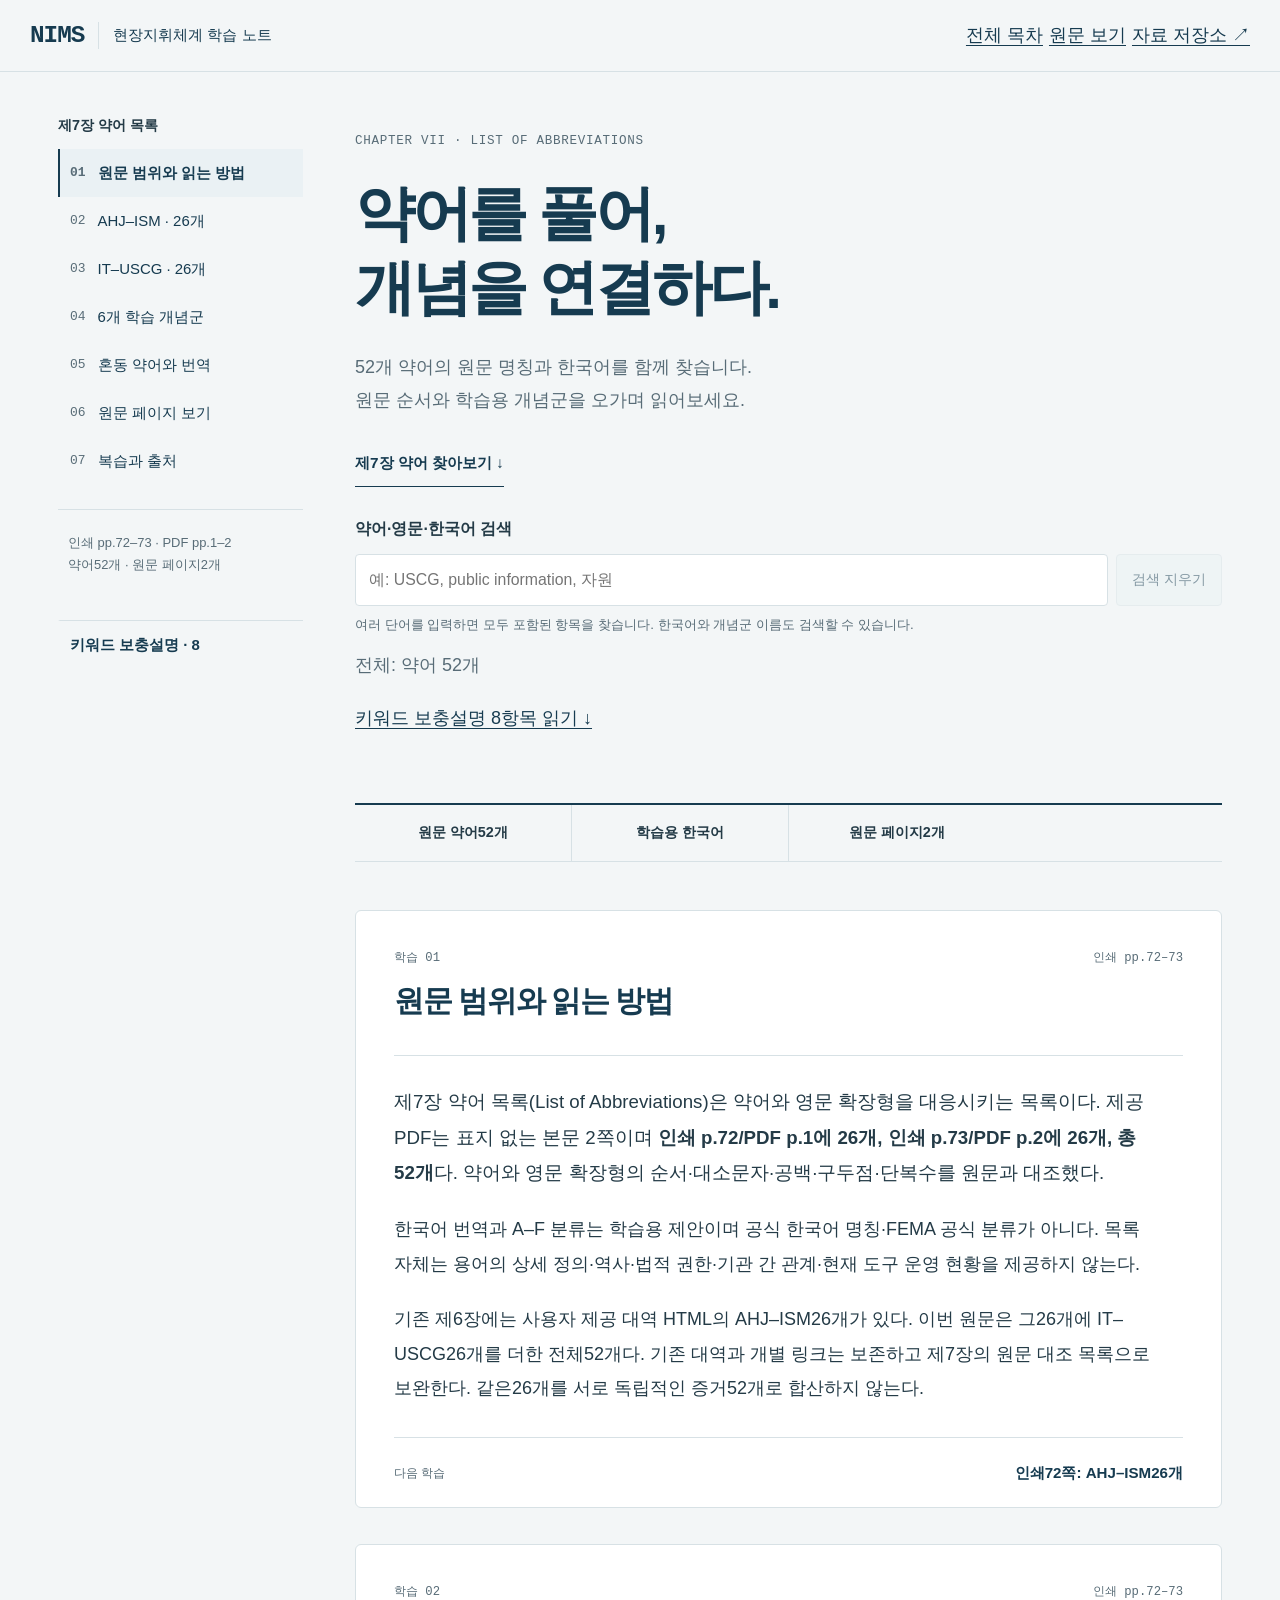
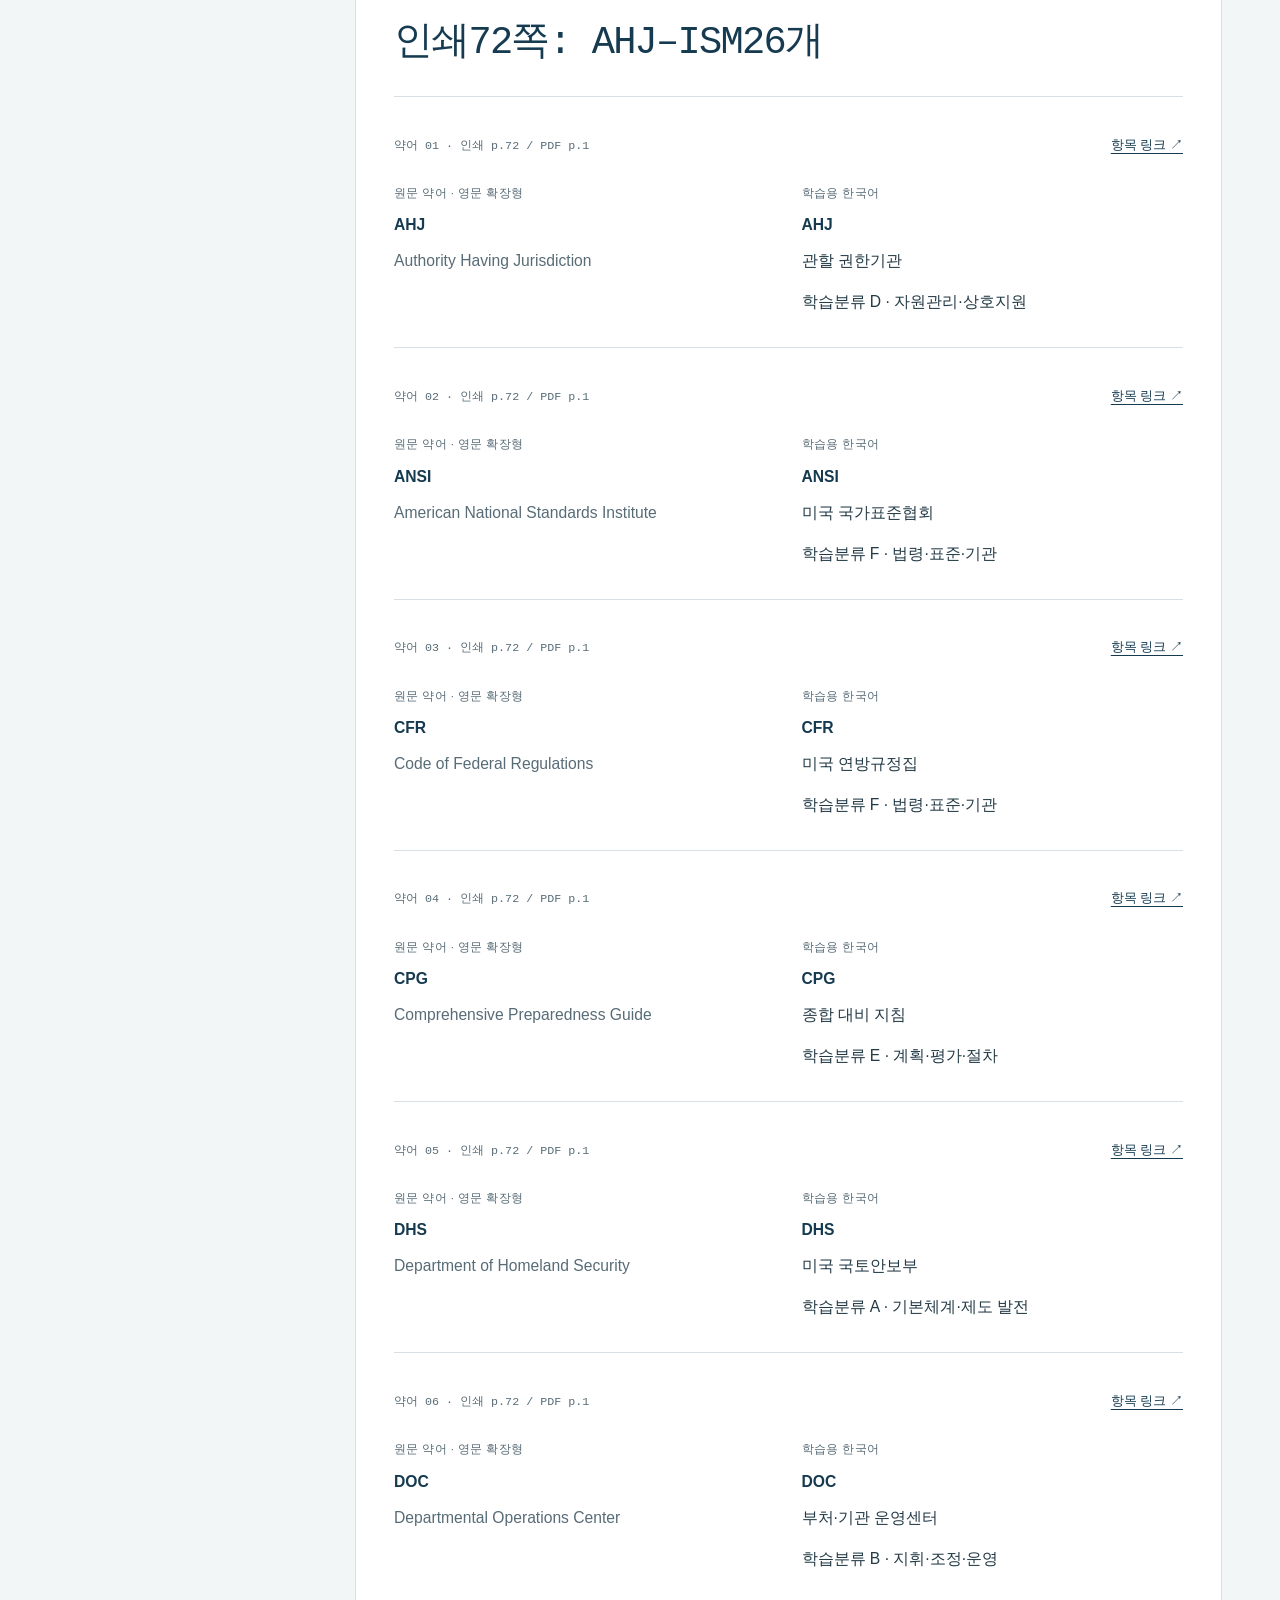
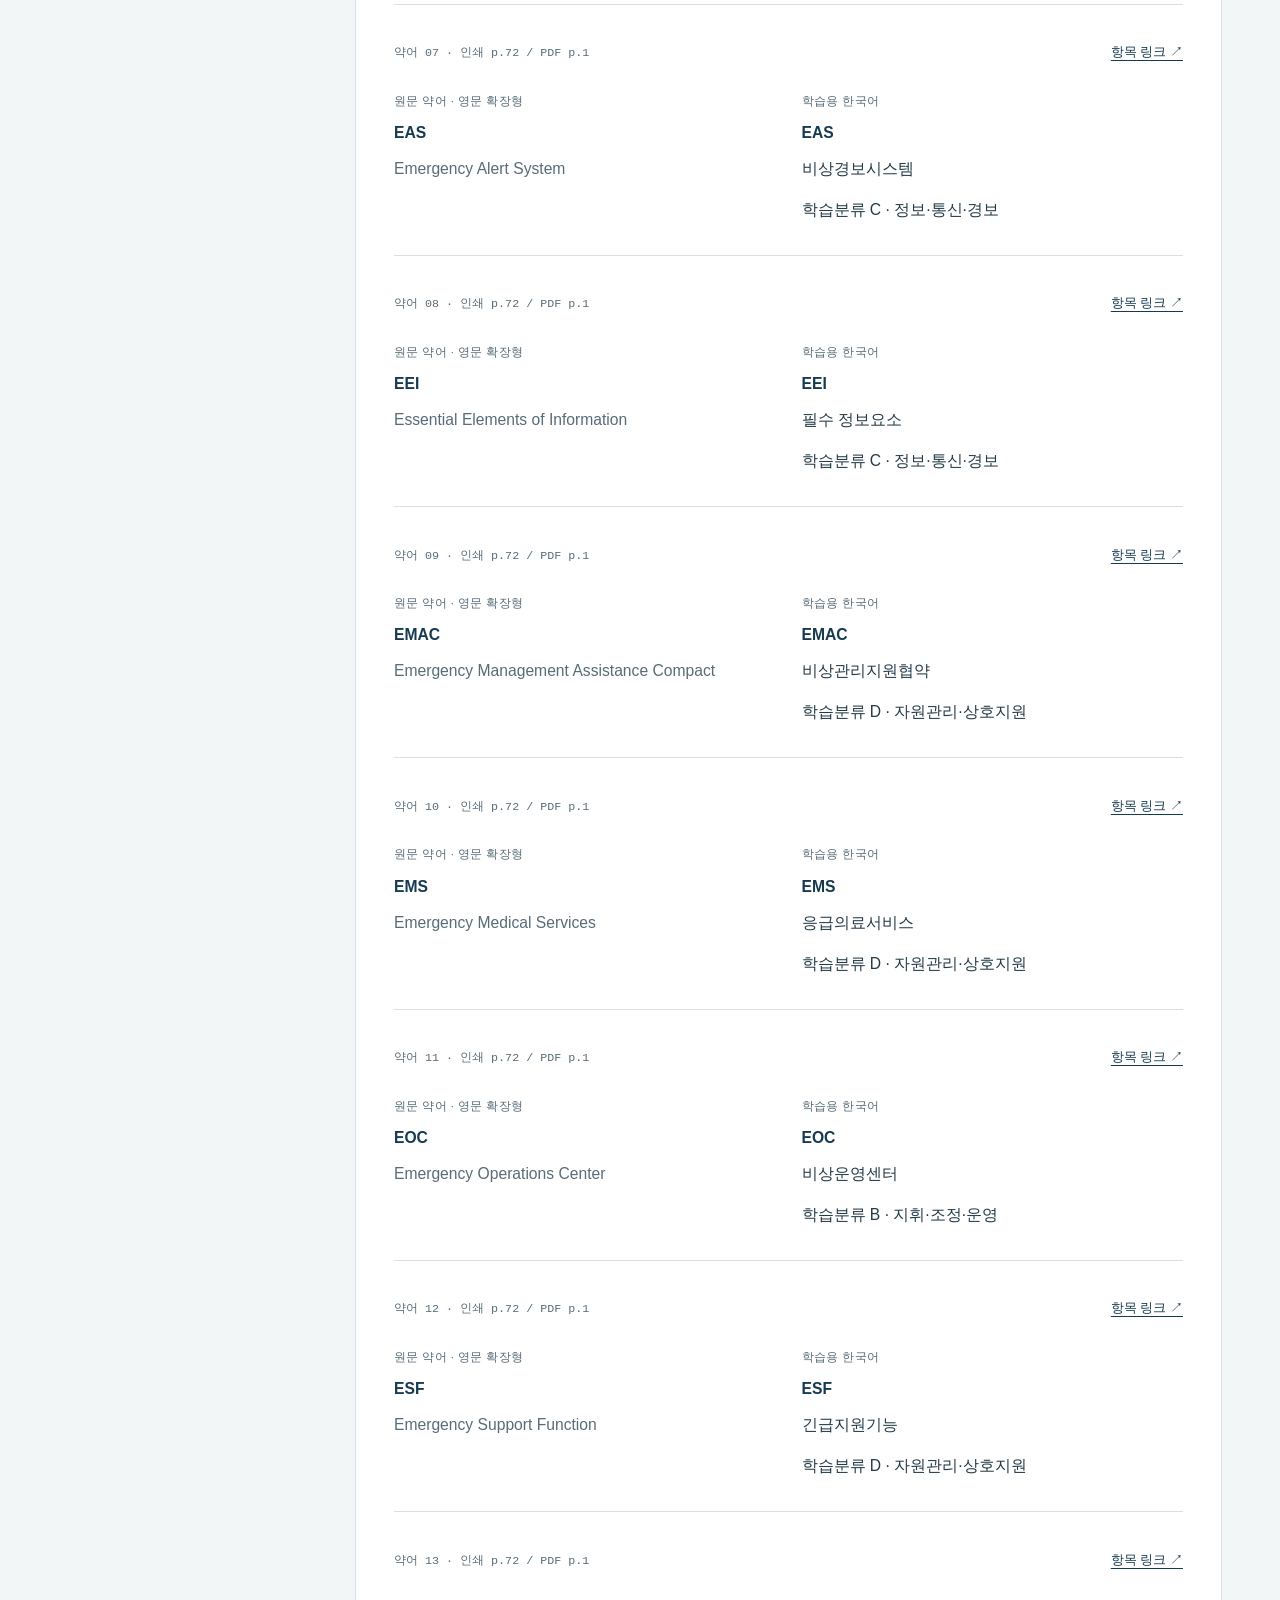
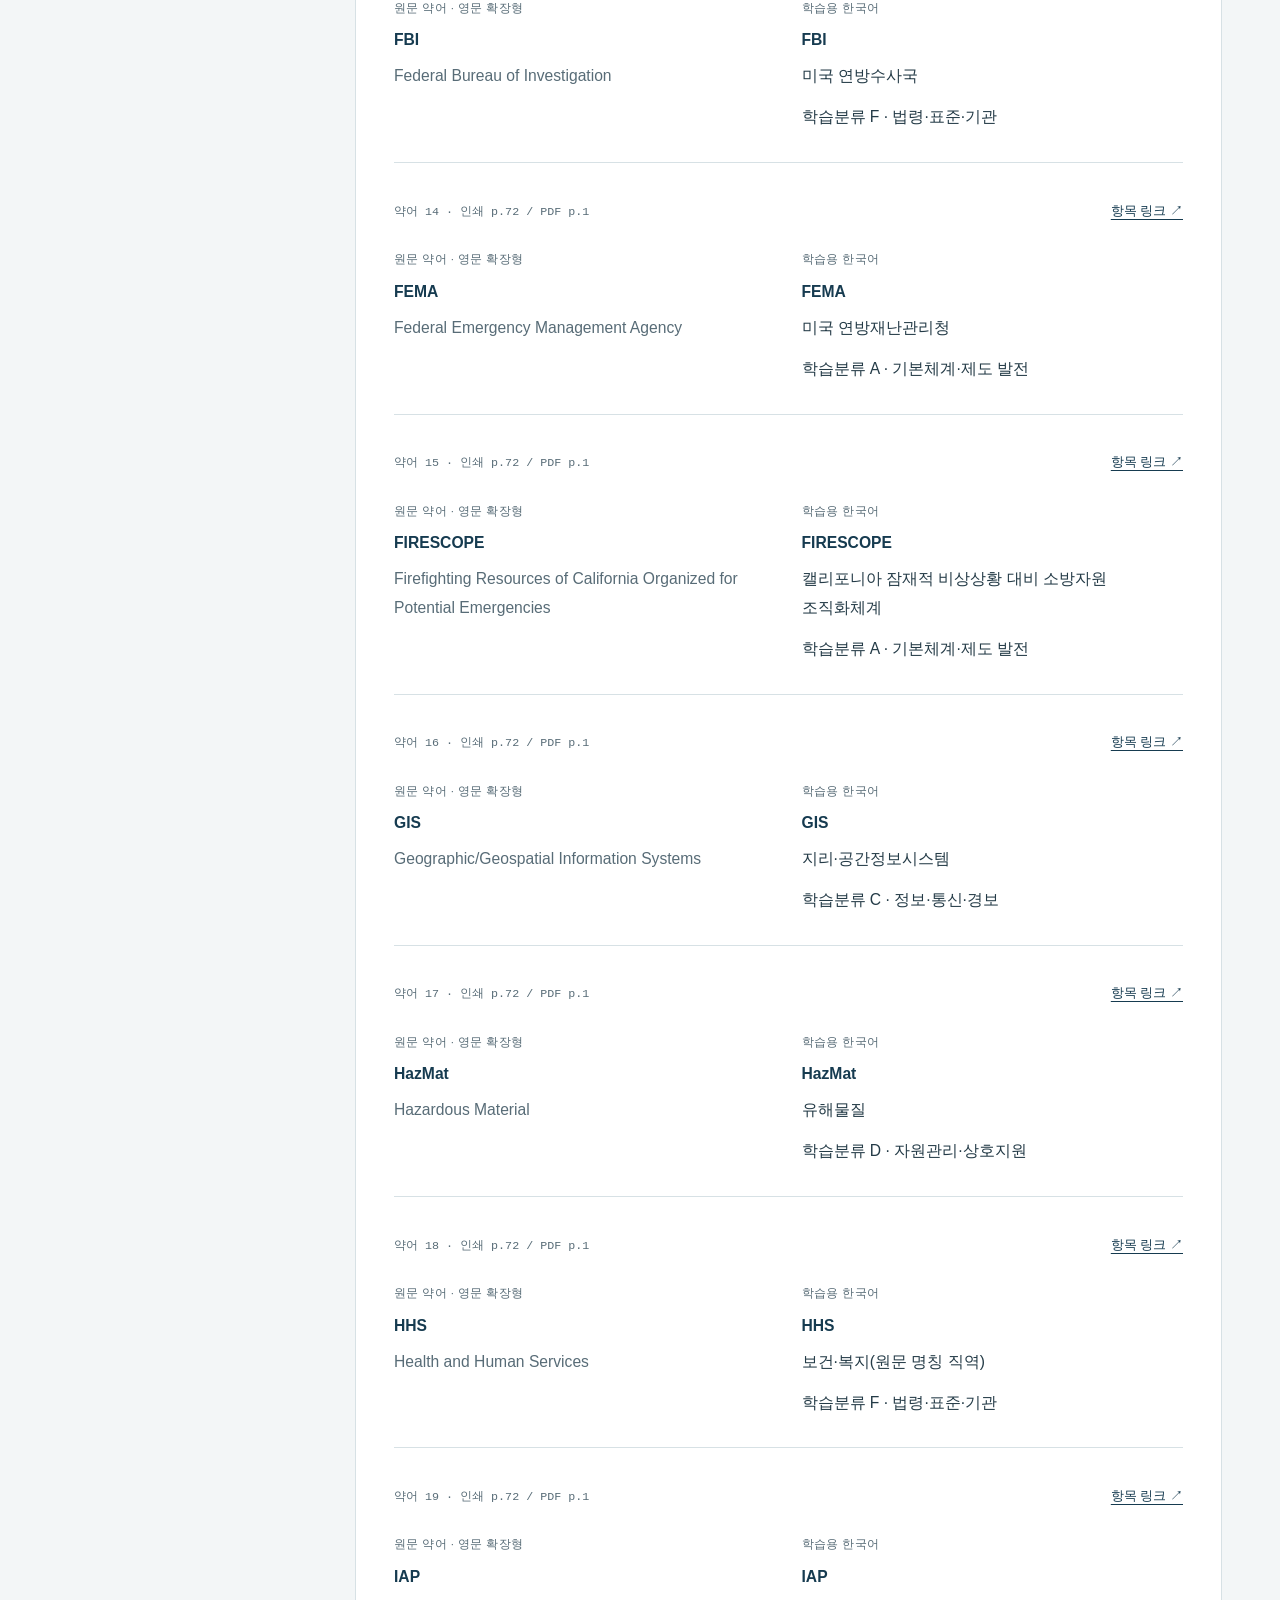
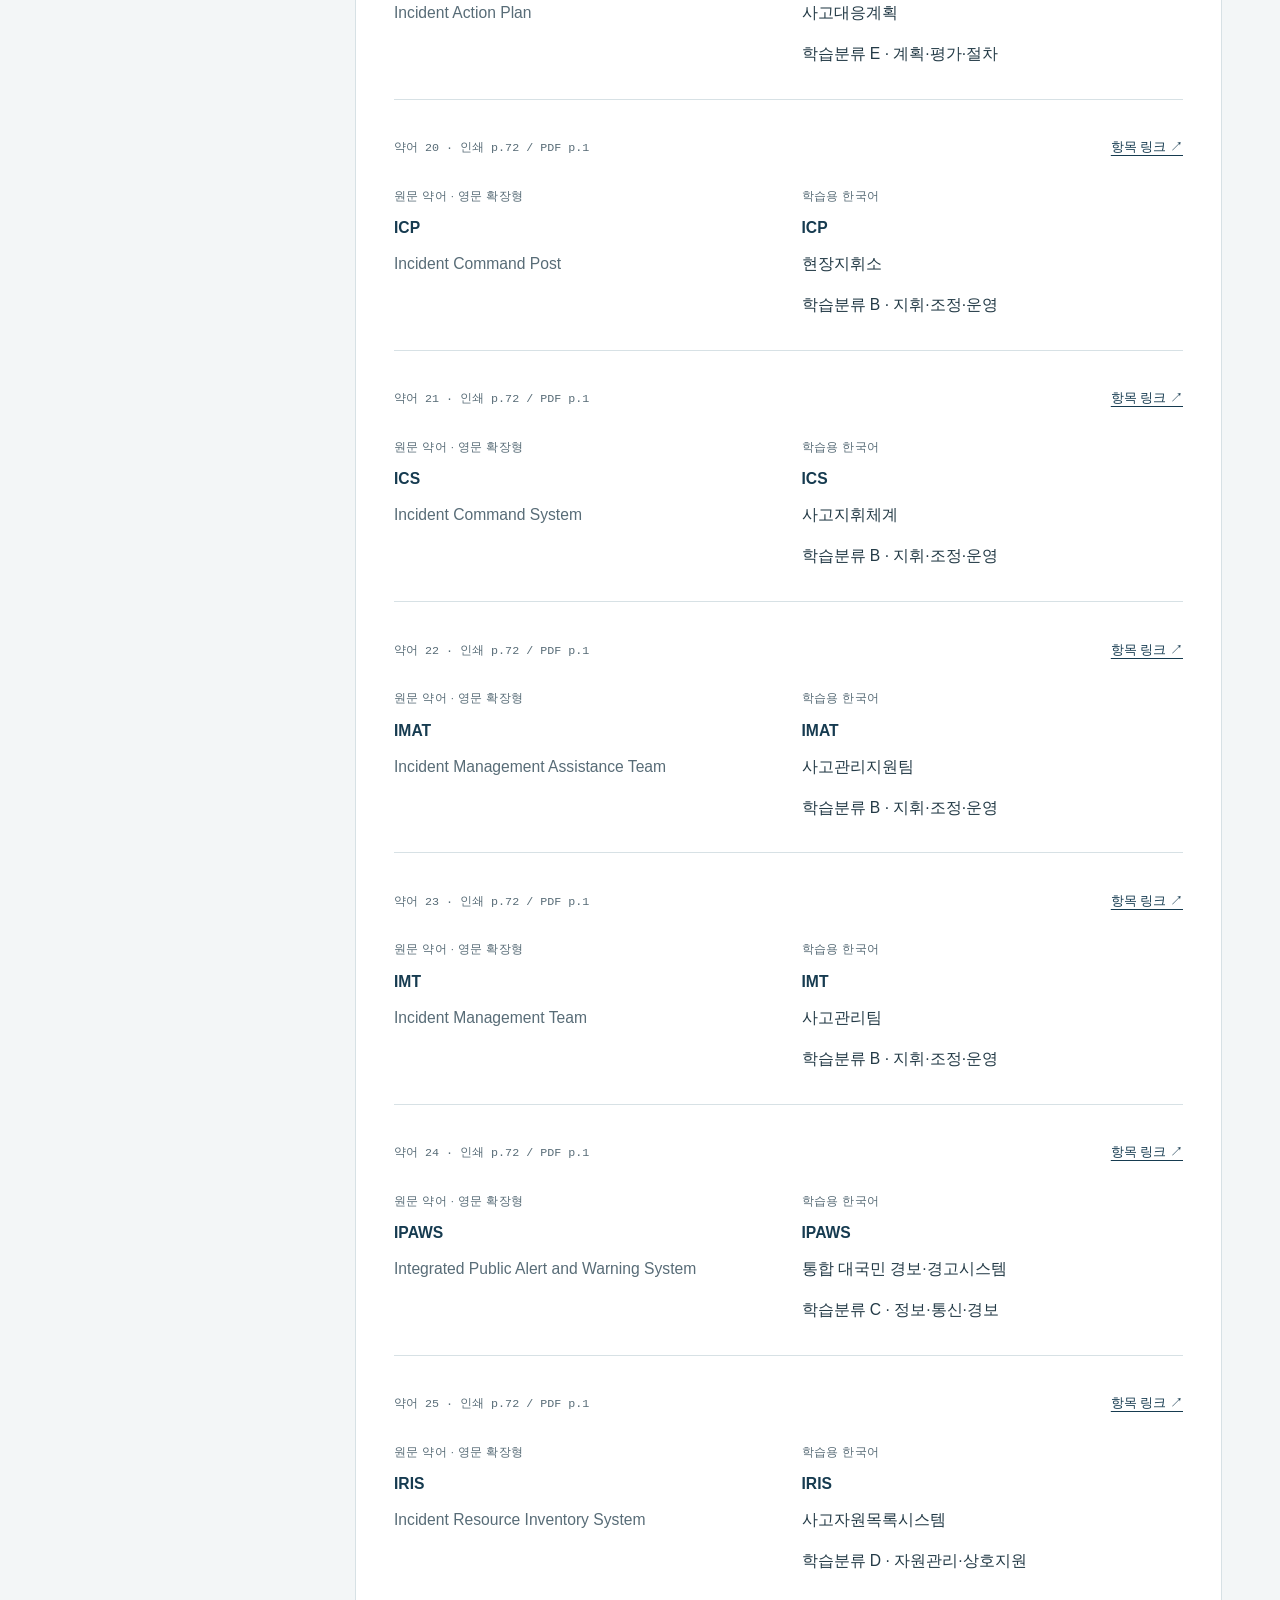
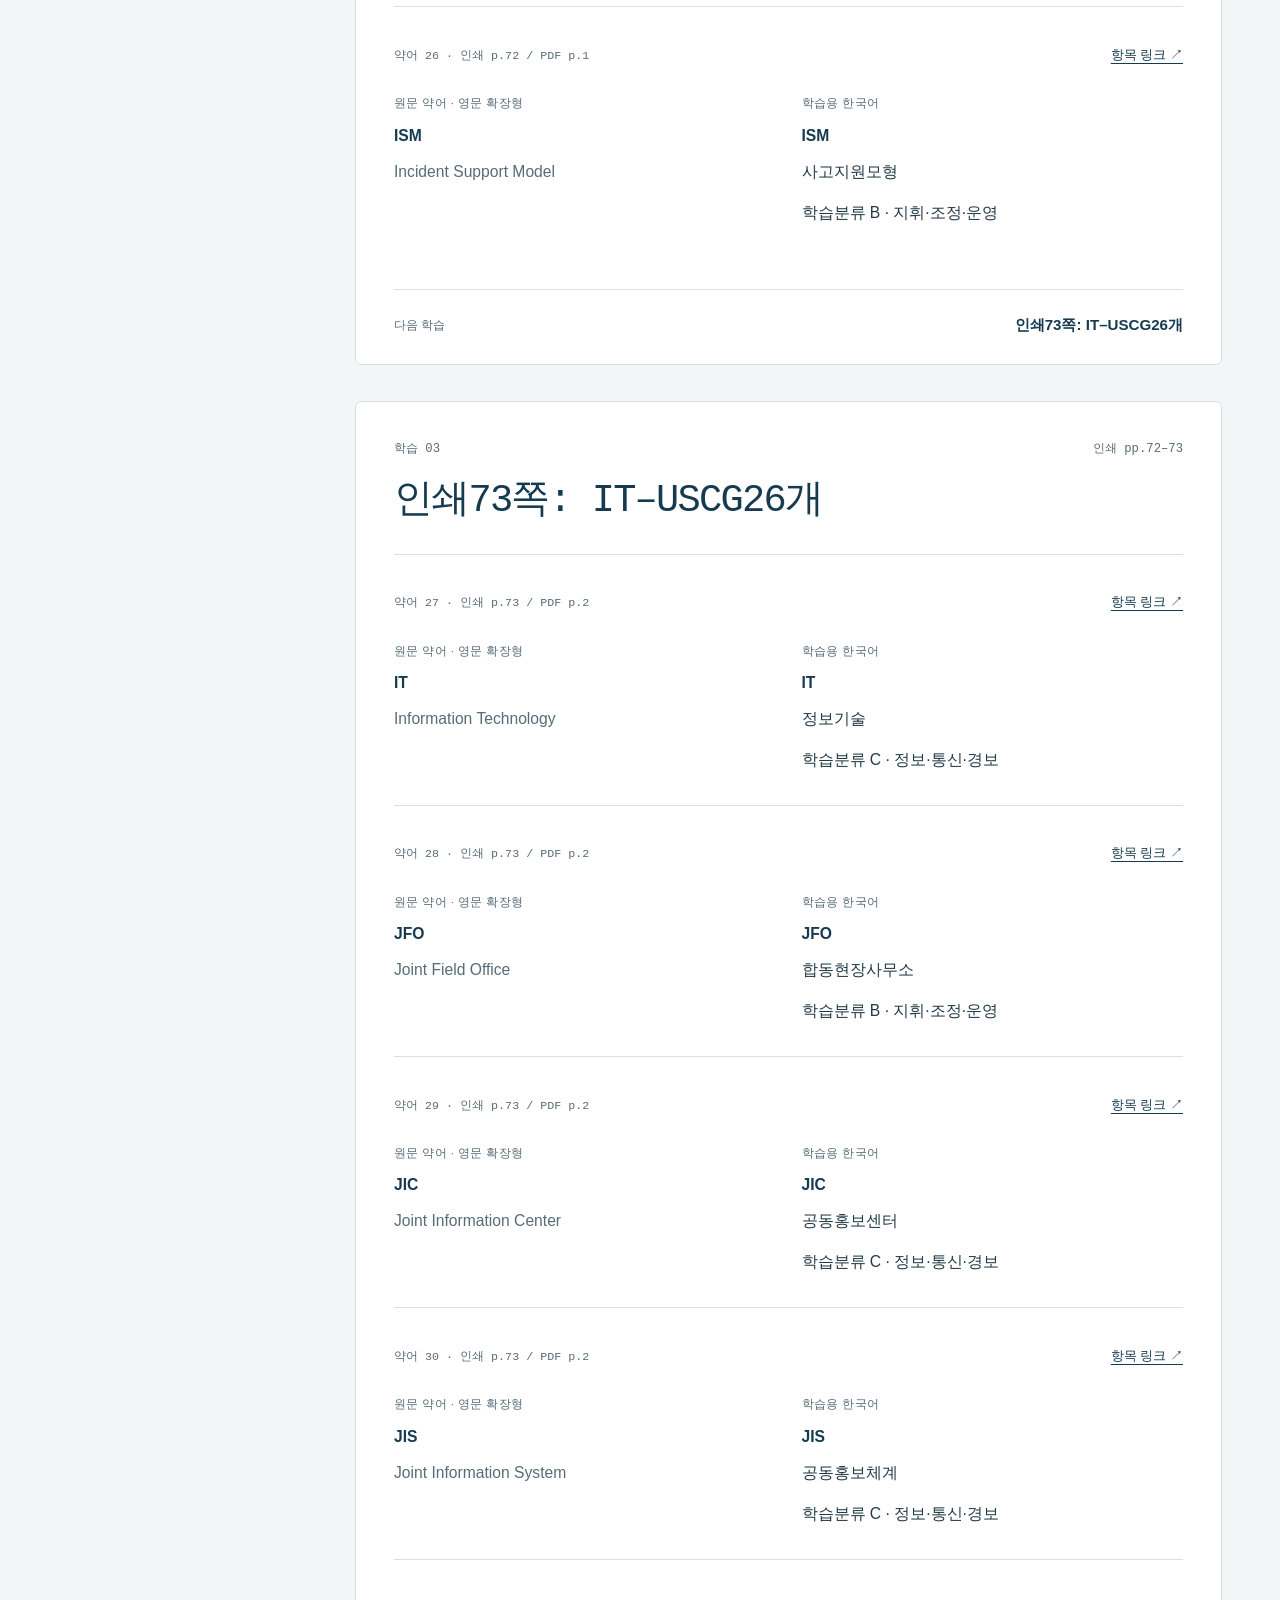
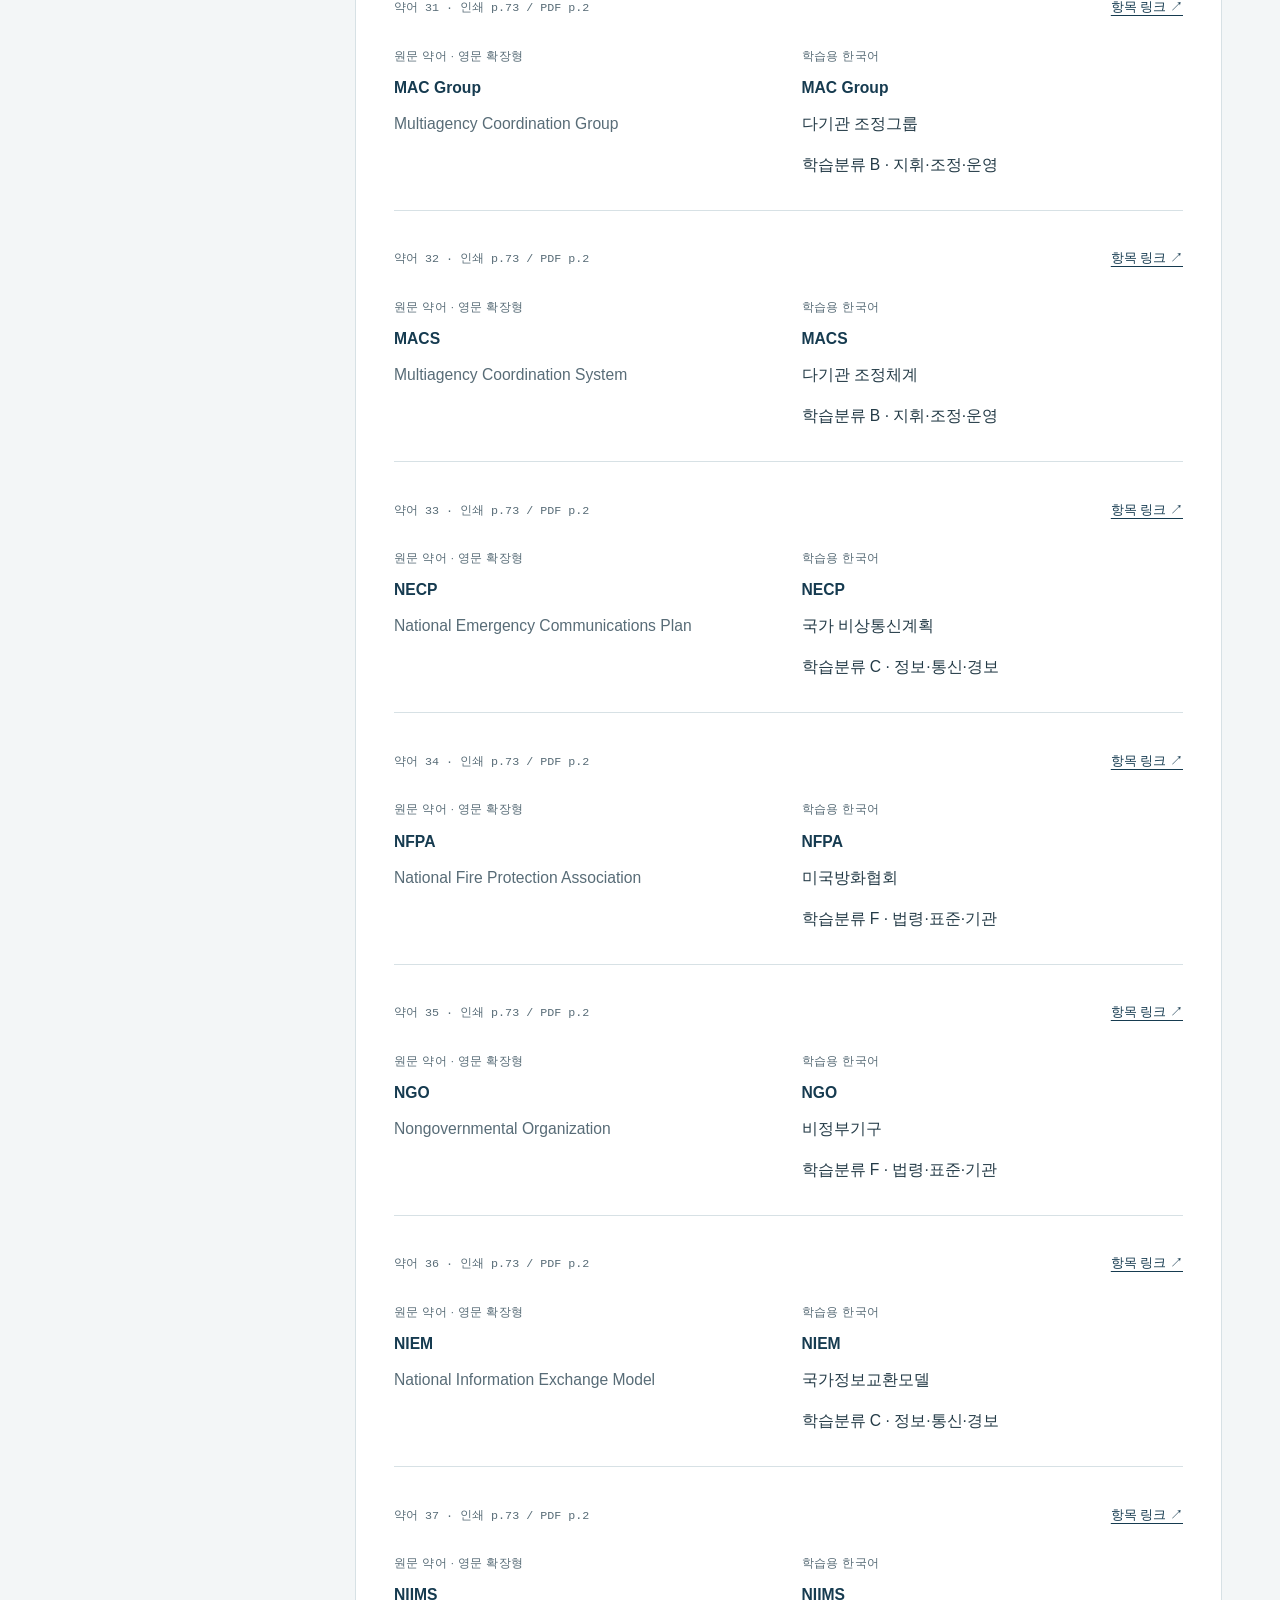
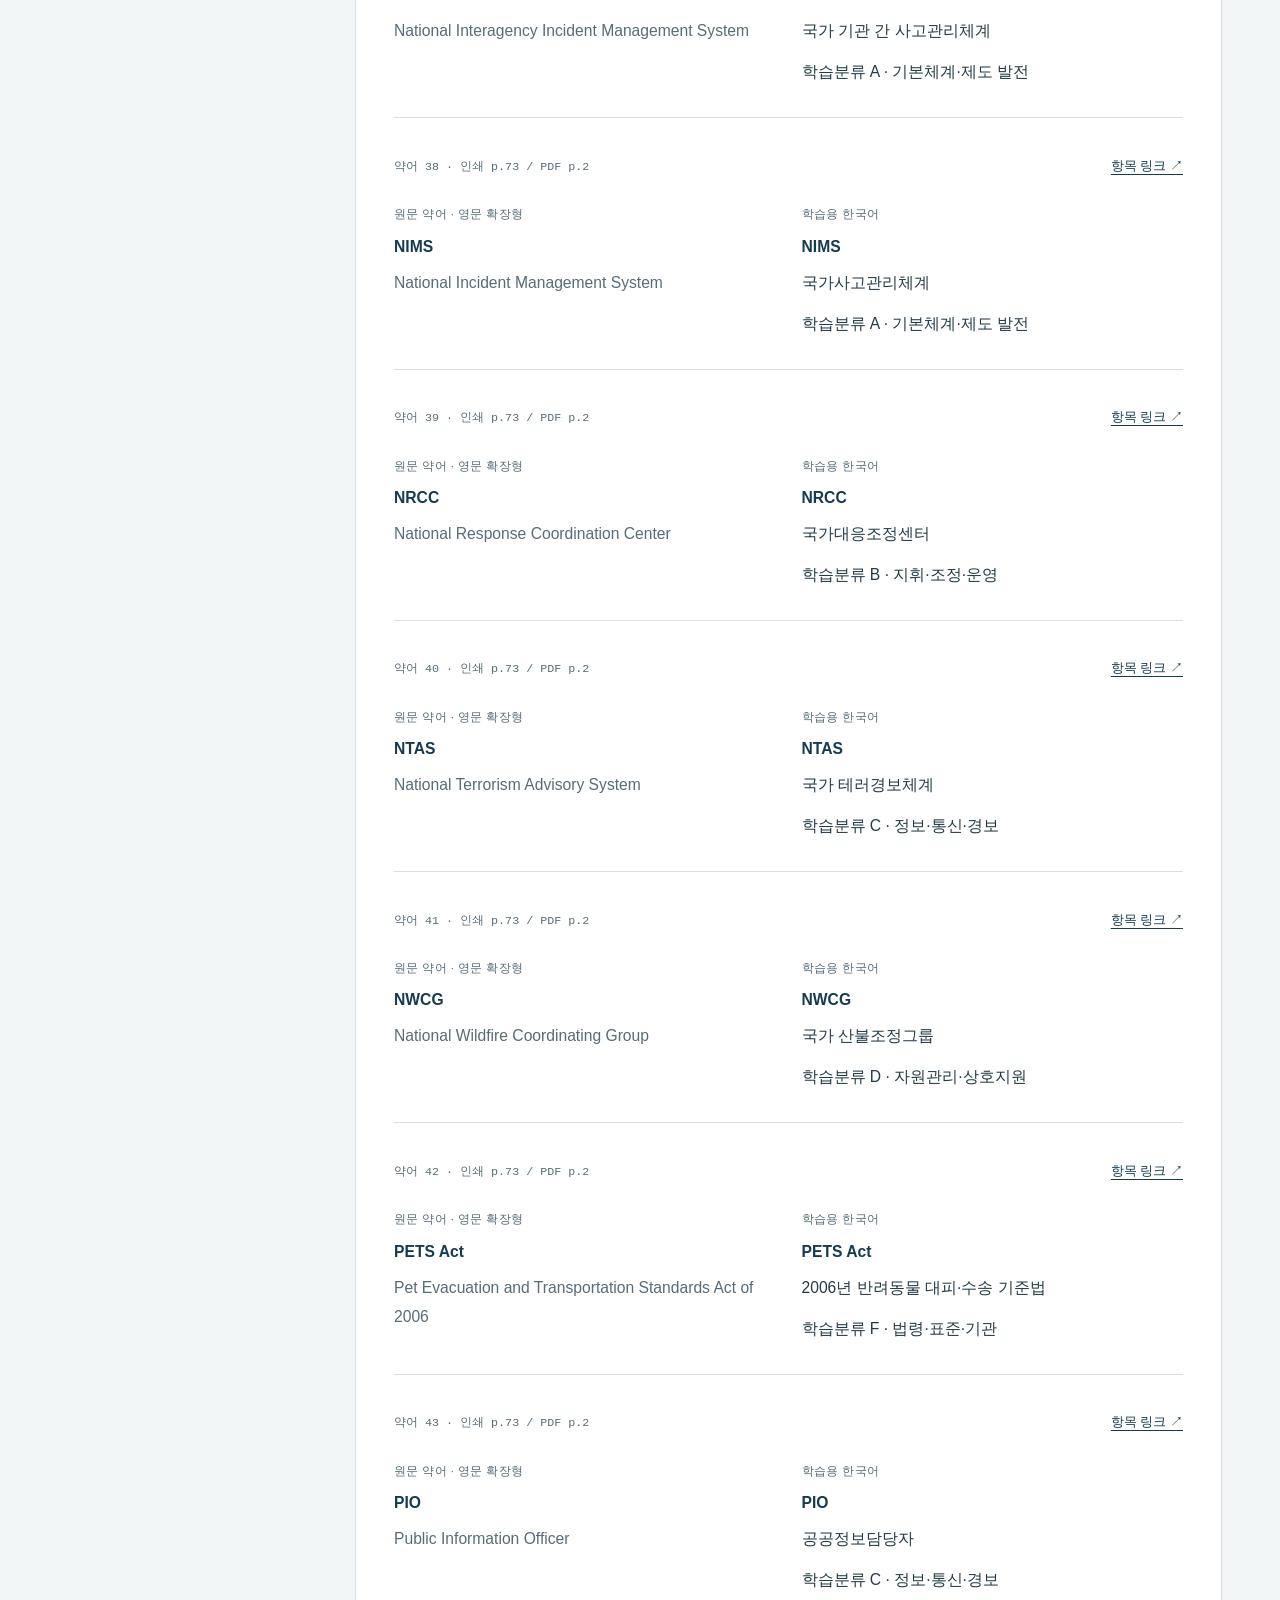
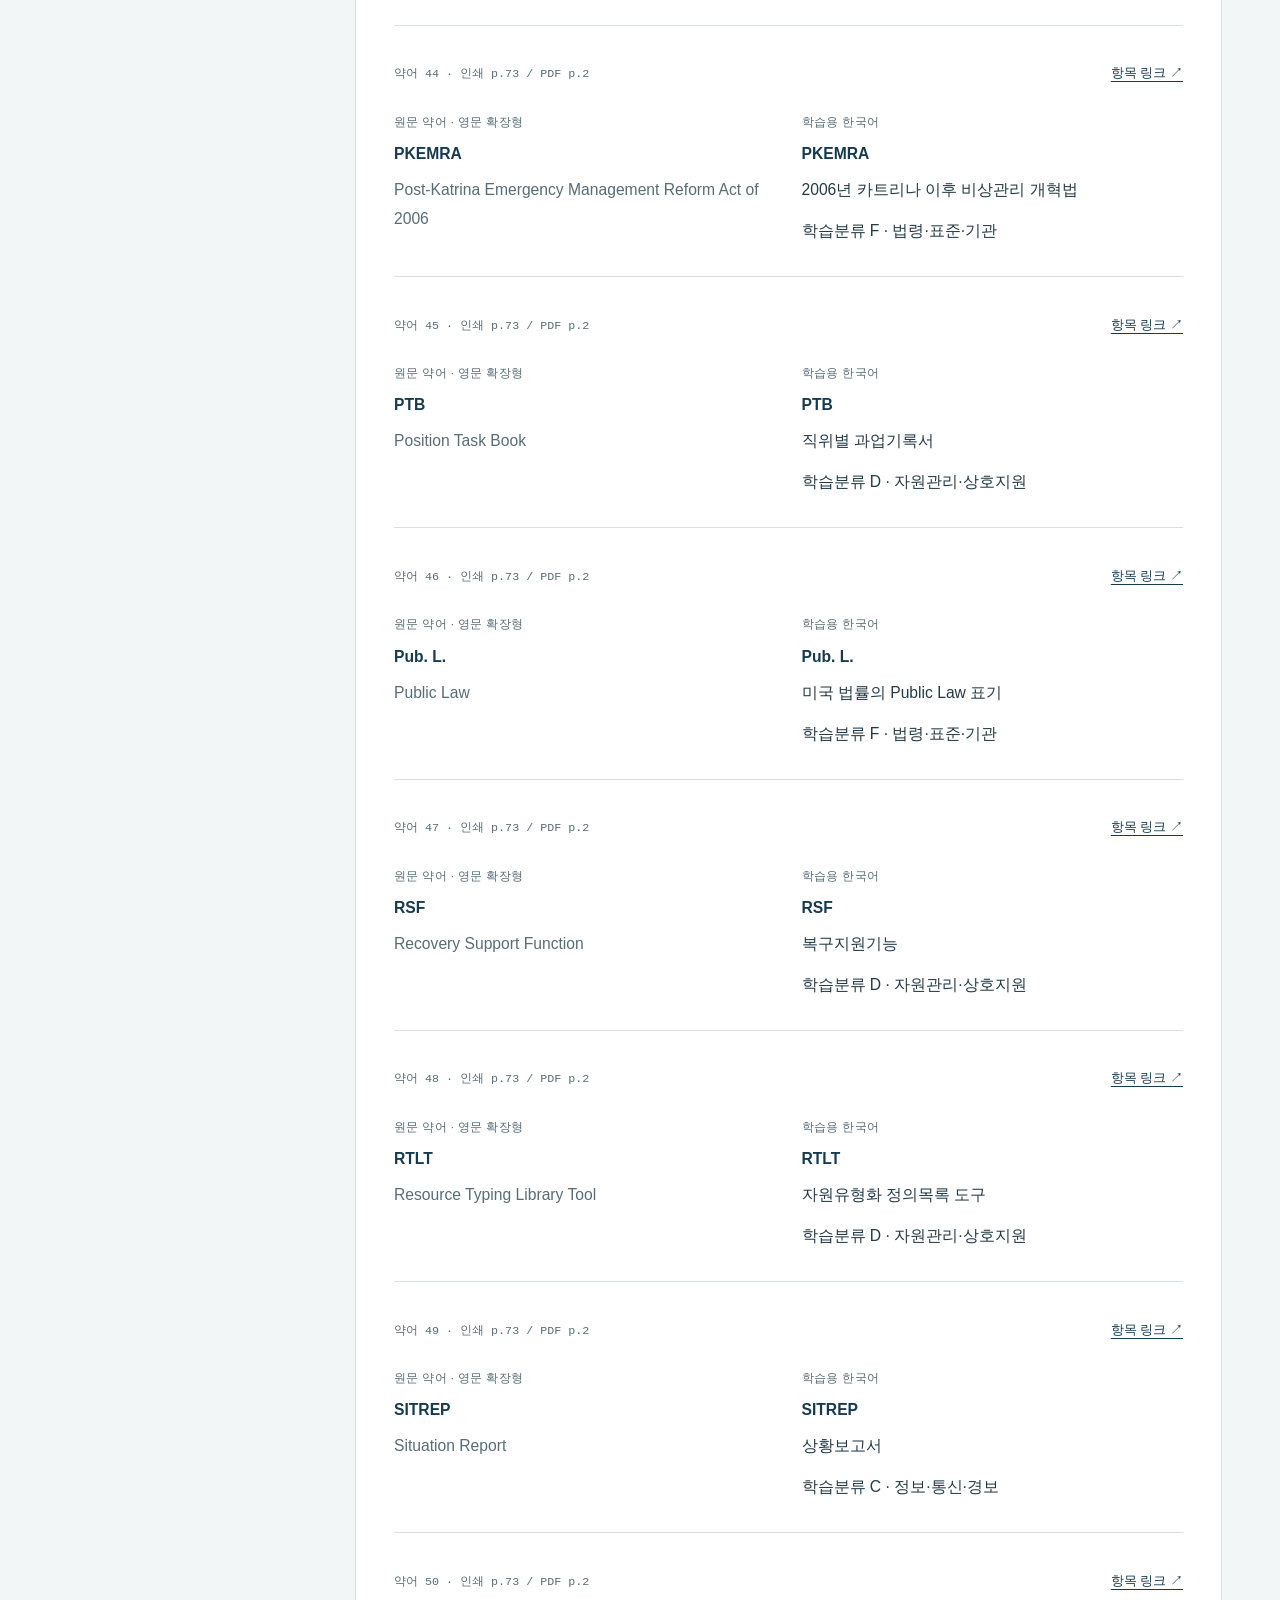
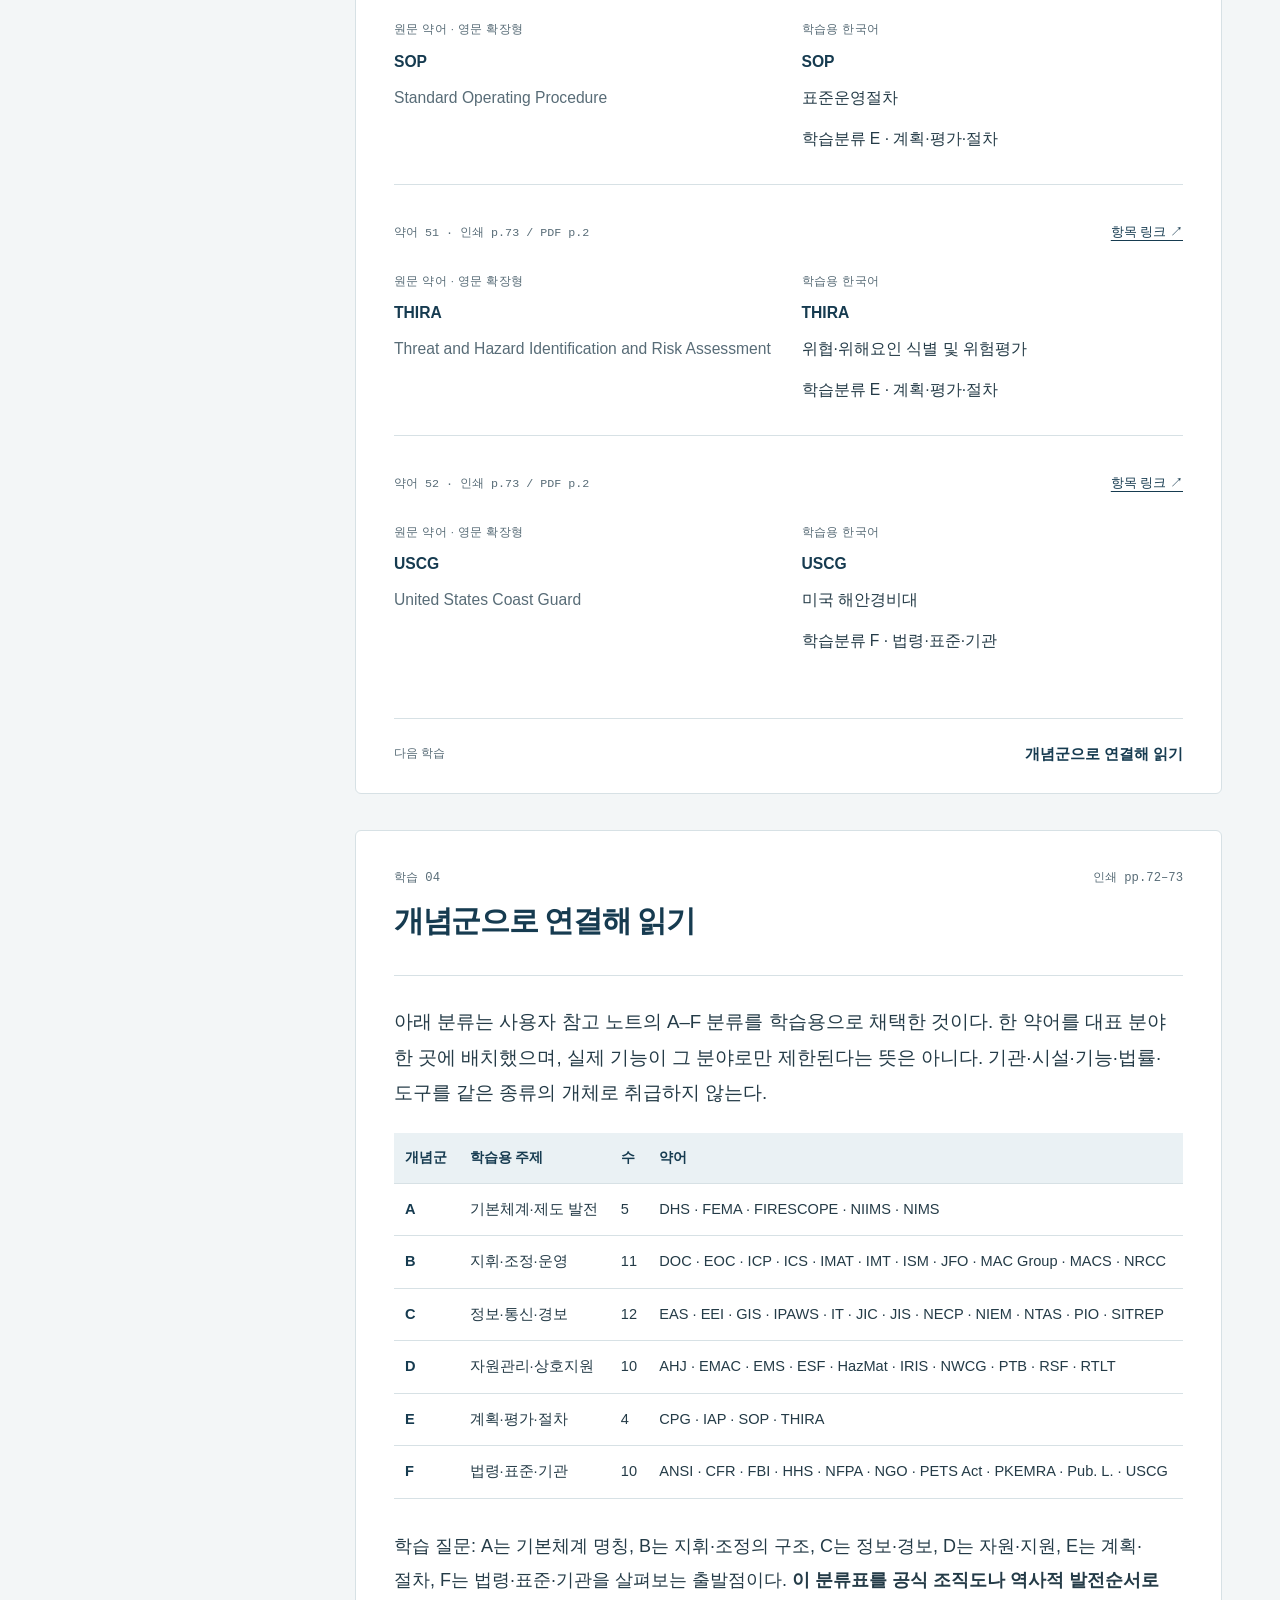
<file: chapters/07/index.html>
<!doctype html><html lang="ko"><head><meta charset="utf-8"><meta name="viewport" content="width=device-width, initial-scale=1"><meta name="description" content="NIMS 약어52개 원문 영문·한국어 검색. 인쇄72–73쪽 원문 페이지와6개 학습분류를 함께 읽습니다."><meta name="version" content="2.8.0"><title>제7장 약어 목록 | 현장지휘체계 학습 노트</title><link rel="stylesheet" href="../../styles.css"><link rel="stylesheet" href="../../book.css"><link rel="stylesheet" href="../../glossary.css"><script defer src="../../glossary.js"></script><!-- keyword-style:start --><link rel="stylesheet" href="../../keyword-notes.css"><!-- keyword-style:end --></head><body id="top" class="glossary-page"><a class="skip-link" href="#overview">본문으로 이동</a><div class="reading-progress" aria-hidden="true"><span></span></div><header class="site-header"><a class="brand" href="../../index.html"><strong>NIMS</strong><span>현장지휘체계 학습 노트</span></a><div class="viewer-controls"><a href="../../index.html#chapter-map">전체 목차</a><a href="#original-pages">원문 보기</a><a href="https://github.com/dorobo99-prog/nims-chapter3-study">자료 저장소 ↗</a></div></header><div class="layout"><aside class="desktop-toc"><nav aria-label="제7장 목차"><p class="toc-label">제7장 약어 목록</p><ol><li><a href="#overview" data-chapter="overview"><span>01</span>원문 범위와 읽는 방법</a></li><li><a href="#page72" data-chapter="page72"><span>02</span>AHJ–ISM · 26개</a></li><li><a href="#page73" data-chapter="page73"><span>03</span>IT–USCG · 26개</a></li><li><a href="#groups" data-chapter="groups"><span>04</span>6개 학습 개념군</a></li><li><a href="#comparisons" data-chapter="comparisons"><span>05</span>혼동 약어와 번역</a></li><li><a href="#original-pages" data-chapter="original-pages"><span>06</span>원문 페이지 보기</a></li><li><a href="#review" data-chapter="review"><span>07</span>복습과 출처</a></li></ol><p class="toc-note">인쇄 pp.72–73 · PDF pp.1–2<br>약어52개 · 원문 페이지2개</p><!-- keyword-toc:start --><a class="keyword-toc-link" href="#keyword-notes" data-chapter="keyword-notes">키워드 보충설명 · 8</a><!-- keyword-toc:end --></nav></aside><div class="content-column"><header class="hero"><div class="hero-subject">CHAPTER VII · LIST OF ABBREVIATIONS</div><h1>약어를 풀어,<br>개념을 연결하다.</h1><p>52개 약어의 원문 명칭과 한국어를 함께 찾습니다.<br>원문 순서와 학습용 개념군을 오가며 읽어보세요.</p><a class="start-link" href="#overview">제7장 약어 찾아보기 ↓</a><div class="glossary-search"><label for="glossary-search">약어·영문·한국어 검색</label><div class="search-row"><input id="glossary-search" type="search" placeholder="예: USCG, public information, 자원" aria-describedby="search-hint search-status"><button id="search-clear" type="button">검색 지우기</button></div><span id="search-hint" class="search-hint">여러 단어를 입력하면 모두 포함된 항목을 찾습니다. 한국어와 개념군 이름도 검색할 수 있습니다.</span><p id="search-status" class="search-status" role="status" aria-live="polite">전체: 약어 52개</p></div><!-- keyword-quick:start --><p class="keyword-quick"><a href="#keyword-notes">키워드 보충설명 8항목 읽기 ↓</a></p><!-- keyword-quick:end --></header><details class="mobile-toc"><summary><span>목차</span><strong id="current-chapter">원문 범위와 읽는 방법</strong></summary><nav aria-label="제7장 모바일 목차"><ol><li><a href="#overview" data-chapter="overview"><span>01</span>원문 범위와 읽는 방법</a></li><li><a href="#page72" data-chapter="page72"><span>02</span>AHJ–ISM · 26개</a></li><li><a href="#page73" data-chapter="page73"><span>03</span>IT–USCG · 26개</a></li><li><a href="#groups" data-chapter="groups"><span>04</span>6개 학습 개념군</a></li><li><a href="#comparisons" data-chapter="comparisons"><span>05</span>혼동 약어와 번역</a></li><li><a href="#original-pages" data-chapter="original-pages"><span>06</span>원문 페이지 보기</a></li><li><a href="#review" data-chapter="review"><span>07</span>복습과 출처</a></li></ol><!-- keyword-toc:start --><a class="keyword-toc-link" href="#keyword-notes" data-chapter="keyword-notes">키워드 보충설명 · 8</a><!-- keyword-toc:end --></nav></details><div class="responsibility-strip"><span>원문 약어52개</span><span>학습용 한국어</span><span>원문 페이지2개</span></div><main><section class="chapter " id="overview" aria-labelledby="heading-overview"><header class="chapter-header"><div class="chapter-meta"><span>학습 01</span><span>인쇄 pp.72–73</span></div><h2 id="heading-overview">원문 범위와 읽는 방법</h2></header><div class="chapter-body"><p>제7장 약어 목록(List of Abbreviations)은 약어와 영문 확장형을 대응시키는 목록이다. 제공 PDF는 표지 없는 본문 2쪽이며 <strong>인쇄 p.72/PDF p.1에 26개, 인쇄 p.73/PDF p.2에 26개, 총 52개</strong>다. 약어와 영문 확장형의 순서·대소문자·공백·구두점·단복수를 원문과 대조했다.</p>
<p>한국어 번역과 A–F 분류는 학습용 제안이며 공식 한국어 명칭·FEMA 공식 분류가 아니다. 목록 자체는 용어의 상세 정의·역사·법적 권한·기관 간 관계·현재 도구 운영 현황을 제공하지 않는다.</p>
<p>기존 제6장에는 사용자 제공 대역 HTML의 AHJ–ISM26개가 있다. 이번 원문은 그26개에 IT–USCG26개를 더한 전체52개다. 기존 대역과 개별 링크는 보존하고 제7장의 원문 대조 목록으로 보완한다. 같은26개를 서로 독립적인 증거52개로 합산하지 않는다.</p>
</div><a class="next-chapter" href="#page72"><span>다음 학습</span><strong>인쇄72쪽: AHJ–ISM26개</strong></a></section><div id="empty-results" class="empty-results" hidden><h2>일치하는 약어가 없습니다</h2><p>다른 단어를 입력하거나 검색을 지워 전체52개를 확인하세요.</p></div>
<section class="chapter glossary-group" id="page72" aria-labelledby="heading-page72"><header class="chapter-header"><div class="chapter-meta"><span>학습 02</span><span>인쇄 pp.72–73</span></div><h2 id="heading-page72">인쇄72쪽: AHJ–ISM26개</h2></header><div class="chapter-body"><article class="glossary-entry" id="abbr-ahj" data-source-page="72" aria-label="AHJ"><div class="entry-meta"><span>약어 01 · 인쇄 p.72 / PDF p.1</span><a href="#abbr-ahj" aria-label="AHJ 항목 링크">항목 링크 ↗</a></div><div class="definition-pair"><div class="definition-en" lang="en"><p><span class="lang">원문 약어 · 영문 확장형</span><strong>AHJ</strong>Authority Having Jurisdiction</p></div><div class="definition-ko" lang="ko"><p><span class="lang">학습용 한국어</span><strong>AHJ</strong>관할 권한기관</p><p>학습분류 D · 자원관리·상호지원</p></div></div></article><article class="glossary-entry" id="abbr-ansi" data-source-page="72" aria-label="ANSI"><div class="entry-meta"><span>약어 02 · 인쇄 p.72 / PDF p.1</span><a href="#abbr-ansi" aria-label="ANSI 항목 링크">항목 링크 ↗</a></div><div class="definition-pair"><div class="definition-en" lang="en"><p><span class="lang">원문 약어 · 영문 확장형</span><strong>ANSI</strong>American National Standards Institute</p></div><div class="definition-ko" lang="ko"><p><span class="lang">학습용 한국어</span><strong>ANSI</strong>미국 국가표준협회</p><p>학습분류 F · 법령·표준·기관</p></div></div></article><article class="glossary-entry" id="abbr-cfr" data-source-page="72" aria-label="CFR"><div class="entry-meta"><span>약어 03 · 인쇄 p.72 / PDF p.1</span><a href="#abbr-cfr" aria-label="CFR 항목 링크">항목 링크 ↗</a></div><div class="definition-pair"><div class="definition-en" lang="en"><p><span class="lang">원문 약어 · 영문 확장형</span><strong>CFR</strong>Code of Federal Regulations</p></div><div class="definition-ko" lang="ko"><p><span class="lang">학습용 한국어</span><strong>CFR</strong>미국 연방규정집</p><p>학습분류 F · 법령·표준·기관</p></div></div></article><article class="glossary-entry" id="abbr-cpg" data-source-page="72" aria-label="CPG"><div class="entry-meta"><span>약어 04 · 인쇄 p.72 / PDF p.1</span><a href="#abbr-cpg" aria-label="CPG 항목 링크">항목 링크 ↗</a></div><div class="definition-pair"><div class="definition-en" lang="en"><p><span class="lang">원문 약어 · 영문 확장형</span><strong>CPG</strong>Comprehensive Preparedness Guide</p></div><div class="definition-ko" lang="ko"><p><span class="lang">학습용 한국어</span><strong>CPG</strong>종합 대비 지침</p><p>학습분류 E · 계획·평가·절차</p></div></div></article><article class="glossary-entry" id="abbr-dhs" data-source-page="72" aria-label="DHS"><div class="entry-meta"><span>약어 05 · 인쇄 p.72 / PDF p.1</span><a href="#abbr-dhs" aria-label="DHS 항목 링크">항목 링크 ↗</a></div><div class="definition-pair"><div class="definition-en" lang="en"><p><span class="lang">원문 약어 · 영문 확장형</span><strong>DHS</strong>Department of Homeland Security</p></div><div class="definition-ko" lang="ko"><p><span class="lang">학습용 한국어</span><strong>DHS</strong>미국 국토안보부</p><p>학습분류 A · 기본체계·제도 발전</p></div></div></article><article class="glossary-entry" id="abbr-doc" data-source-page="72" aria-label="DOC"><div class="entry-meta"><span>약어 06 · 인쇄 p.72 / PDF p.1</span><a href="#abbr-doc" aria-label="DOC 항목 링크">항목 링크 ↗</a></div><div class="definition-pair"><div class="definition-en" lang="en"><p><span class="lang">원문 약어 · 영문 확장형</span><strong>DOC</strong>Departmental Operations Center</p></div><div class="definition-ko" lang="ko"><p><span class="lang">학습용 한국어</span><strong>DOC</strong>부처·기관 운영센터</p><p>학습분류 B · 지휘·조정·운영</p></div></div></article><article class="glossary-entry" id="abbr-eas" data-source-page="72" aria-label="EAS"><div class="entry-meta"><span>약어 07 · 인쇄 p.72 / PDF p.1</span><a href="#abbr-eas" aria-label="EAS 항목 링크">항목 링크 ↗</a></div><div class="definition-pair"><div class="definition-en" lang="en"><p><span class="lang">원문 약어 · 영문 확장형</span><strong>EAS</strong>Emergency Alert System</p></div><div class="definition-ko" lang="ko"><p><span class="lang">학습용 한국어</span><strong>EAS</strong>비상경보시스템</p><p>학습분류 C · 정보·통신·경보</p></div></div></article><article class="glossary-entry" id="abbr-eei" data-source-page="72" aria-label="EEI"><div class="entry-meta"><span>약어 08 · 인쇄 p.72 / PDF p.1</span><a href="#abbr-eei" aria-label="EEI 항목 링크">항목 링크 ↗</a></div><div class="definition-pair"><div class="definition-en" lang="en"><p><span class="lang">원문 약어 · 영문 확장형</span><strong>EEI</strong>Essential Elements of Information</p></div><div class="definition-ko" lang="ko"><p><span class="lang">학습용 한국어</span><strong>EEI</strong>필수 정보요소</p><p>학습분류 C · 정보·통신·경보</p></div></div></article><article class="glossary-entry" id="abbr-emac" data-source-page="72" aria-label="EMAC"><div class="entry-meta"><span>약어 09 · 인쇄 p.72 / PDF p.1</span><a href="#abbr-emac" aria-label="EMAC 항목 링크">항목 링크 ↗</a></div><div class="definition-pair"><div class="definition-en" lang="en"><p><span class="lang">원문 약어 · 영문 확장형</span><strong>EMAC</strong>Emergency Management Assistance Compact</p></div><div class="definition-ko" lang="ko"><p><span class="lang">학습용 한국어</span><strong>EMAC</strong>비상관리지원협약</p><p>학습분류 D · 자원관리·상호지원</p></div></div></article><article class="glossary-entry" id="abbr-ems" data-source-page="72" aria-label="EMS"><div class="entry-meta"><span>약어 10 · 인쇄 p.72 / PDF p.1</span><a href="#abbr-ems" aria-label="EMS 항목 링크">항목 링크 ↗</a></div><div class="definition-pair"><div class="definition-en" lang="en"><p><span class="lang">원문 약어 · 영문 확장형</span><strong>EMS</strong>Emergency Medical Services</p></div><div class="definition-ko" lang="ko"><p><span class="lang">학습용 한국어</span><strong>EMS</strong>응급의료서비스</p><p>학습분류 D · 자원관리·상호지원</p></div></div></article><article class="glossary-entry" id="abbr-eoc" data-source-page="72" aria-label="EOC"><div class="entry-meta"><span>약어 11 · 인쇄 p.72 / PDF p.1</span><a href="#abbr-eoc" aria-label="EOC 항목 링크">항목 링크 ↗</a></div><div class="definition-pair"><div class="definition-en" lang="en"><p><span class="lang">원문 약어 · 영문 확장형</span><strong>EOC</strong>Emergency Operations Center</p></div><div class="definition-ko" lang="ko"><p><span class="lang">학습용 한국어</span><strong>EOC</strong>비상운영센터</p><p>학습분류 B · 지휘·조정·운영</p></div></div></article><article class="glossary-entry" id="abbr-esf" data-source-page="72" aria-label="ESF"><div class="entry-meta"><span>약어 12 · 인쇄 p.72 / PDF p.1</span><a href="#abbr-esf" aria-label="ESF 항목 링크">항목 링크 ↗</a></div><div class="definition-pair"><div class="definition-en" lang="en"><p><span class="lang">원문 약어 · 영문 확장형</span><strong>ESF</strong>Emergency Support Function</p></div><div class="definition-ko" lang="ko"><p><span class="lang">학습용 한국어</span><strong>ESF</strong>긴급지원기능</p><p>학습분류 D · 자원관리·상호지원</p></div></div></article><article class="glossary-entry" id="abbr-fbi" data-source-page="72" aria-label="FBI"><div class="entry-meta"><span>약어 13 · 인쇄 p.72 / PDF p.1</span><a href="#abbr-fbi" aria-label="FBI 항목 링크">항목 링크 ↗</a></div><div class="definition-pair"><div class="definition-en" lang="en"><p><span class="lang">원문 약어 · 영문 확장형</span><strong>FBI</strong>Federal Bureau of Investigation</p></div><div class="definition-ko" lang="ko"><p><span class="lang">학습용 한국어</span><strong>FBI</strong>미국 연방수사국</p><p>학습분류 F · 법령·표준·기관</p></div></div></article><article class="glossary-entry" id="abbr-fema" data-source-page="72" aria-label="FEMA"><div class="entry-meta"><span>약어 14 · 인쇄 p.72 / PDF p.1</span><a href="#abbr-fema" aria-label="FEMA 항목 링크">항목 링크 ↗</a></div><div class="definition-pair"><div class="definition-en" lang="en"><p><span class="lang">원문 약어 · 영문 확장형</span><strong>FEMA</strong>Federal Emergency Management Agency</p></div><div class="definition-ko" lang="ko"><p><span class="lang">학습용 한국어</span><strong>FEMA</strong>미국 연방재난관리청</p><p>학습분류 A · 기본체계·제도 발전</p></div></div></article><article class="glossary-entry" id="abbr-firescope" data-source-page="72" aria-label="FIRESCOPE"><div class="entry-meta"><span>약어 15 · 인쇄 p.72 / PDF p.1</span><a href="#abbr-firescope" aria-label="FIRESCOPE 항목 링크">항목 링크 ↗</a></div><div class="definition-pair"><div class="definition-en" lang="en"><p><span class="lang">원문 약어 · 영문 확장형</span><strong>FIRESCOPE</strong>Firefighting Resources of California Organized for Potential Emergencies</p></div><div class="definition-ko" lang="ko"><p><span class="lang">학습용 한국어</span><strong>FIRESCOPE</strong>캘리포니아 잠재적 비상상황 대비 소방자원 조직화체계</p><p>학습분류 A · 기본체계·제도 발전</p></div></div></article><article class="glossary-entry" id="abbr-gis" data-source-page="72" aria-label="GIS"><div class="entry-meta"><span>약어 16 · 인쇄 p.72 / PDF p.1</span><a href="#abbr-gis" aria-label="GIS 항목 링크">항목 링크 ↗</a></div><div class="definition-pair"><div class="definition-en" lang="en"><p><span class="lang">원문 약어 · 영문 확장형</span><strong>GIS</strong>Geographic/Geospatial Information Systems</p></div><div class="definition-ko" lang="ko"><p><span class="lang">학습용 한국어</span><strong>GIS</strong>지리·공간정보시스템</p><p>학습분류 C · 정보·통신·경보</p></div></div></article><article class="glossary-entry" id="abbr-hazmat" data-source-page="72" aria-label="HazMat"><div class="entry-meta"><span>약어 17 · 인쇄 p.72 / PDF p.1</span><a href="#abbr-hazmat" aria-label="HazMat 항목 링크">항목 링크 ↗</a></div><div class="definition-pair"><div class="definition-en" lang="en"><p><span class="lang">원문 약어 · 영문 확장형</span><strong>HazMat</strong>Hazardous Material</p></div><div class="definition-ko" lang="ko"><p><span class="lang">학습용 한국어</span><strong>HazMat</strong>유해물질</p><p>학습분류 D · 자원관리·상호지원</p></div></div></article><article class="glossary-entry" id="abbr-hhs" data-source-page="72" aria-label="HHS"><div class="entry-meta"><span>약어 18 · 인쇄 p.72 / PDF p.1</span><a href="#abbr-hhs" aria-label="HHS 항목 링크">항목 링크 ↗</a></div><div class="definition-pair"><div class="definition-en" lang="en"><p><span class="lang">원문 약어 · 영문 확장형</span><strong>HHS</strong>Health and Human Services</p></div><div class="definition-ko" lang="ko"><p><span class="lang">학습용 한국어</span><strong>HHS</strong>보건·복지(원문 명칭 직역)</p><p>학습분류 F · 법령·표준·기관</p></div></div></article><article class="glossary-entry" id="abbr-iap" data-source-page="72" aria-label="IAP"><div class="entry-meta"><span>약어 19 · 인쇄 p.72 / PDF p.1</span><a href="#abbr-iap" aria-label="IAP 항목 링크">항목 링크 ↗</a></div><div class="definition-pair"><div class="definition-en" lang="en"><p><span class="lang">원문 약어 · 영문 확장형</span><strong>IAP</strong>Incident Action Plan</p></div><div class="definition-ko" lang="ko"><p><span class="lang">학습용 한국어</span><strong>IAP</strong>사고대응계획</p><p>학습분류 E · 계획·평가·절차</p></div></div></article><article class="glossary-entry" id="abbr-icp" data-source-page="72" aria-label="ICP"><div class="entry-meta"><span>약어 20 · 인쇄 p.72 / PDF p.1</span><a href="#abbr-icp" aria-label="ICP 항목 링크">항목 링크 ↗</a></div><div class="definition-pair"><div class="definition-en" lang="en"><p><span class="lang">원문 약어 · 영문 확장형</span><strong>ICP</strong>Incident Command Post</p></div><div class="definition-ko" lang="ko"><p><span class="lang">학습용 한국어</span><strong>ICP</strong>현장지휘소</p><p>학습분류 B · 지휘·조정·운영</p></div></div></article><article class="glossary-entry" id="abbr-ics" data-source-page="72" aria-label="ICS"><div class="entry-meta"><span>약어 21 · 인쇄 p.72 / PDF p.1</span><a href="#abbr-ics" aria-label="ICS 항목 링크">항목 링크 ↗</a></div><div class="definition-pair"><div class="definition-en" lang="en"><p><span class="lang">원문 약어 · 영문 확장형</span><strong>ICS</strong>Incident Command System</p></div><div class="definition-ko" lang="ko"><p><span class="lang">학습용 한국어</span><strong>ICS</strong>사고지휘체계</p><p>학습분류 B · 지휘·조정·운영</p></div></div></article><article class="glossary-entry" id="abbr-imat" data-source-page="72" aria-label="IMAT"><div class="entry-meta"><span>약어 22 · 인쇄 p.72 / PDF p.1</span><a href="#abbr-imat" aria-label="IMAT 항목 링크">항목 링크 ↗</a></div><div class="definition-pair"><div class="definition-en" lang="en"><p><span class="lang">원문 약어 · 영문 확장형</span><strong>IMAT</strong>Incident Management Assistance Team</p></div><div class="definition-ko" lang="ko"><p><span class="lang">학습용 한국어</span><strong>IMAT</strong>사고관리지원팀</p><p>학습분류 B · 지휘·조정·운영</p></div></div></article><article class="glossary-entry" id="abbr-imt" data-source-page="72" aria-label="IMT"><div class="entry-meta"><span>약어 23 · 인쇄 p.72 / PDF p.1</span><a href="#abbr-imt" aria-label="IMT 항목 링크">항목 링크 ↗</a></div><div class="definition-pair"><div class="definition-en" lang="en"><p><span class="lang">원문 약어 · 영문 확장형</span><strong>IMT</strong>Incident Management Team</p></div><div class="definition-ko" lang="ko"><p><span class="lang">학습용 한국어</span><strong>IMT</strong>사고관리팀</p><p>학습분류 B · 지휘·조정·운영</p></div></div></article><article class="glossary-entry" id="abbr-ipaws" data-source-page="72" aria-label="IPAWS"><div class="entry-meta"><span>약어 24 · 인쇄 p.72 / PDF p.1</span><a href="#abbr-ipaws" aria-label="IPAWS 항목 링크">항목 링크 ↗</a></div><div class="definition-pair"><div class="definition-en" lang="en"><p><span class="lang">원문 약어 · 영문 확장형</span><strong>IPAWS</strong>Integrated Public Alert and Warning System</p></div><div class="definition-ko" lang="ko"><p><span class="lang">학습용 한국어</span><strong>IPAWS</strong>통합 대국민 경보·경고시스템</p><p>학습분류 C · 정보·통신·경보</p></div></div></article><article class="glossary-entry" id="abbr-iris" data-source-page="72" aria-label="IRIS"><div class="entry-meta"><span>약어 25 · 인쇄 p.72 / PDF p.1</span><a href="#abbr-iris" aria-label="IRIS 항목 링크">항목 링크 ↗</a></div><div class="definition-pair"><div class="definition-en" lang="en"><p><span class="lang">원문 약어 · 영문 확장형</span><strong>IRIS</strong>Incident Resource Inventory System</p></div><div class="definition-ko" lang="ko"><p><span class="lang">학습용 한국어</span><strong>IRIS</strong>사고자원목록시스템</p><p>학습분류 D · 자원관리·상호지원</p></div></div></article><article class="glossary-entry" id="abbr-ism" data-source-page="72" aria-label="ISM"><div class="entry-meta"><span>약어 26 · 인쇄 p.72 / PDF p.1</span><a href="#abbr-ism" aria-label="ISM 항목 링크">항목 링크 ↗</a></div><div class="definition-pair"><div class="definition-en" lang="en"><p><span class="lang">원문 약어 · 영문 확장형</span><strong>ISM</strong>Incident Support Model</p></div><div class="definition-ko" lang="ko"><p><span class="lang">학습용 한국어</span><strong>ISM</strong>사고지원모형</p><p>학습분류 B · 지휘·조정·운영</p></div></div></article></div><a class="next-chapter" href="#page73"><span>다음 학습</span><strong>인쇄73쪽: IT–USCG26개</strong></a></section>
<section class="chapter glossary-group" id="page73" aria-labelledby="heading-page73"><header class="chapter-header"><div class="chapter-meta"><span>학습 03</span><span>인쇄 pp.72–73</span></div><h2 id="heading-page73">인쇄73쪽: IT–USCG26개</h2></header><div class="chapter-body"><article class="glossary-entry" id="abbr-it" data-source-page="73" aria-label="IT"><div class="entry-meta"><span>약어 27 · 인쇄 p.73 / PDF p.2</span><a href="#abbr-it" aria-label="IT 항목 링크">항목 링크 ↗</a></div><div class="definition-pair"><div class="definition-en" lang="en"><p><span class="lang">원문 약어 · 영문 확장형</span><strong>IT</strong>Information Technology</p></div><div class="definition-ko" lang="ko"><p><span class="lang">학습용 한국어</span><strong>IT</strong>정보기술</p><p>학습분류 C · 정보·통신·경보</p></div></div></article><article class="glossary-entry" id="abbr-jfo" data-source-page="73" aria-label="JFO"><div class="entry-meta"><span>약어 28 · 인쇄 p.73 / PDF p.2</span><a href="#abbr-jfo" aria-label="JFO 항목 링크">항목 링크 ↗</a></div><div class="definition-pair"><div class="definition-en" lang="en"><p><span class="lang">원문 약어 · 영문 확장형</span><strong>JFO</strong>Joint Field Office</p></div><div class="definition-ko" lang="ko"><p><span class="lang">학습용 한국어</span><strong>JFO</strong>합동현장사무소</p><p>학습분류 B · 지휘·조정·운영</p></div></div></article><article class="glossary-entry" id="abbr-jic" data-source-page="73" aria-label="JIC"><div class="entry-meta"><span>약어 29 · 인쇄 p.73 / PDF p.2</span><a href="#abbr-jic" aria-label="JIC 항목 링크">항목 링크 ↗</a></div><div class="definition-pair"><div class="definition-en" lang="en"><p><span class="lang">원문 약어 · 영문 확장형</span><strong>JIC</strong>Joint Information Center</p></div><div class="definition-ko" lang="ko"><p><span class="lang">학습용 한국어</span><strong>JIC</strong>공동홍보센터</p><p>학습분류 C · 정보·통신·경보</p></div></div></article><article class="glossary-entry" id="abbr-jis" data-source-page="73" aria-label="JIS"><div class="entry-meta"><span>약어 30 · 인쇄 p.73 / PDF p.2</span><a href="#abbr-jis" aria-label="JIS 항목 링크">항목 링크 ↗</a></div><div class="definition-pair"><div class="definition-en" lang="en"><p><span class="lang">원문 약어 · 영문 확장형</span><strong>JIS</strong>Joint Information System</p></div><div class="definition-ko" lang="ko"><p><span class="lang">학습용 한국어</span><strong>JIS</strong>공동홍보체계</p><p>학습분류 C · 정보·통신·경보</p></div></div></article><article class="glossary-entry" id="abbr-mac-group" data-source-page="73" aria-label="MAC Group"><div class="entry-meta"><span>약어 31 · 인쇄 p.73 / PDF p.2</span><a href="#abbr-mac-group" aria-label="MAC Group 항목 링크">항목 링크 ↗</a></div><div class="definition-pair"><div class="definition-en" lang="en"><p><span class="lang">원문 약어 · 영문 확장형</span><strong>MAC Group</strong>Multiagency Coordination Group</p></div><div class="definition-ko" lang="ko"><p><span class="lang">학습용 한국어</span><strong>MAC Group</strong>다기관 조정그룹</p><p>학습분류 B · 지휘·조정·운영</p></div></div></article><article class="glossary-entry" id="abbr-macs" data-source-page="73" aria-label="MACS"><div class="entry-meta"><span>약어 32 · 인쇄 p.73 / PDF p.2</span><a href="#abbr-macs" aria-label="MACS 항목 링크">항목 링크 ↗</a></div><div class="definition-pair"><div class="definition-en" lang="en"><p><span class="lang">원문 약어 · 영문 확장형</span><strong>MACS</strong>Multiagency Coordination System</p></div><div class="definition-ko" lang="ko"><p><span class="lang">학습용 한국어</span><strong>MACS</strong>다기관 조정체계</p><p>학습분류 B · 지휘·조정·운영</p></div></div></article><article class="glossary-entry" id="abbr-necp" data-source-page="73" aria-label="NECP"><div class="entry-meta"><span>약어 33 · 인쇄 p.73 / PDF p.2</span><a href="#abbr-necp" aria-label="NECP 항목 링크">항목 링크 ↗</a></div><div class="definition-pair"><div class="definition-en" lang="en"><p><span class="lang">원문 약어 · 영문 확장형</span><strong>NECP</strong>National Emergency Communications Plan</p></div><div class="definition-ko" lang="ko"><p><span class="lang">학습용 한국어</span><strong>NECP</strong>국가 비상통신계획</p><p>학습분류 C · 정보·통신·경보</p></div></div></article><article class="glossary-entry" id="abbr-nfpa" data-source-page="73" aria-label="NFPA"><div class="entry-meta"><span>약어 34 · 인쇄 p.73 / PDF p.2</span><a href="#abbr-nfpa" aria-label="NFPA 항목 링크">항목 링크 ↗</a></div><div class="definition-pair"><div class="definition-en" lang="en"><p><span class="lang">원문 약어 · 영문 확장형</span><strong>NFPA</strong>National Fire Protection Association</p></div><div class="definition-ko" lang="ko"><p><span class="lang">학습용 한국어</span><strong>NFPA</strong>미국방화협회</p><p>학습분류 F · 법령·표준·기관</p></div></div></article><article class="glossary-entry" id="abbr-ngo" data-source-page="73" aria-label="NGO"><div class="entry-meta"><span>약어 35 · 인쇄 p.73 / PDF p.2</span><a href="#abbr-ngo" aria-label="NGO 항목 링크">항목 링크 ↗</a></div><div class="definition-pair"><div class="definition-en" lang="en"><p><span class="lang">원문 약어 · 영문 확장형</span><strong>NGO</strong>Nongovernmental Organization</p></div><div class="definition-ko" lang="ko"><p><span class="lang">학습용 한국어</span><strong>NGO</strong>비정부기구</p><p>학습분류 F · 법령·표준·기관</p></div></div></article><article class="glossary-entry" id="abbr-niem" data-source-page="73" aria-label="NIEM"><div class="entry-meta"><span>약어 36 · 인쇄 p.73 / PDF p.2</span><a href="#abbr-niem" aria-label="NIEM 항목 링크">항목 링크 ↗</a></div><div class="definition-pair"><div class="definition-en" lang="en"><p><span class="lang">원문 약어 · 영문 확장형</span><strong>NIEM</strong>National Information Exchange Model</p></div><div class="definition-ko" lang="ko"><p><span class="lang">학습용 한국어</span><strong>NIEM</strong>국가정보교환모델</p><p>학습분류 C · 정보·통신·경보</p></div></div></article><article class="glossary-entry" id="abbr-niims" data-source-page="73" aria-label="NIIMS"><div class="entry-meta"><span>약어 37 · 인쇄 p.73 / PDF p.2</span><a href="#abbr-niims" aria-label="NIIMS 항목 링크">항목 링크 ↗</a></div><div class="definition-pair"><div class="definition-en" lang="en"><p><span class="lang">원문 약어 · 영문 확장형</span><strong>NIIMS</strong>National Interagency Incident Management System</p></div><div class="definition-ko" lang="ko"><p><span class="lang">학습용 한국어</span><strong>NIIMS</strong>국가 기관 간 사고관리체계</p><p>학습분류 A · 기본체계·제도 발전</p></div></div></article><article class="glossary-entry" id="abbr-nims" data-source-page="73" aria-label="NIMS"><div class="entry-meta"><span>약어 38 · 인쇄 p.73 / PDF p.2</span><a href="#abbr-nims" aria-label="NIMS 항목 링크">항목 링크 ↗</a></div><div class="definition-pair"><div class="definition-en" lang="en"><p><span class="lang">원문 약어 · 영문 확장형</span><strong>NIMS</strong>National Incident Management System</p></div><div class="definition-ko" lang="ko"><p><span class="lang">학습용 한국어</span><strong>NIMS</strong>국가사고관리체계</p><p>학습분류 A · 기본체계·제도 발전</p></div></div></article><article class="glossary-entry" id="abbr-nrcc" data-source-page="73" aria-label="NRCC"><div class="entry-meta"><span>약어 39 · 인쇄 p.73 / PDF p.2</span><a href="#abbr-nrcc" aria-label="NRCC 항목 링크">항목 링크 ↗</a></div><div class="definition-pair"><div class="definition-en" lang="en"><p><span class="lang">원문 약어 · 영문 확장형</span><strong>NRCC</strong>National Response Coordination Center</p></div><div class="definition-ko" lang="ko"><p><span class="lang">학습용 한국어</span><strong>NRCC</strong>국가대응조정센터</p><p>학습분류 B · 지휘·조정·운영</p></div></div></article><article class="glossary-entry" id="abbr-ntas" data-source-page="73" aria-label="NTAS"><div class="entry-meta"><span>약어 40 · 인쇄 p.73 / PDF p.2</span><a href="#abbr-ntas" aria-label="NTAS 항목 링크">항목 링크 ↗</a></div><div class="definition-pair"><div class="definition-en" lang="en"><p><span class="lang">원문 약어 · 영문 확장형</span><strong>NTAS</strong>National Terrorism Advisory System</p></div><div class="definition-ko" lang="ko"><p><span class="lang">학습용 한국어</span><strong>NTAS</strong>국가 테러경보체계</p><p>학습분류 C · 정보·통신·경보</p></div></div></article><article class="glossary-entry" id="abbr-nwcg" data-source-page="73" aria-label="NWCG"><div class="entry-meta"><span>약어 41 · 인쇄 p.73 / PDF p.2</span><a href="#abbr-nwcg" aria-label="NWCG 항목 링크">항목 링크 ↗</a></div><div class="definition-pair"><div class="definition-en" lang="en"><p><span class="lang">원문 약어 · 영문 확장형</span><strong>NWCG</strong>National Wildfire Coordinating Group</p></div><div class="definition-ko" lang="ko"><p><span class="lang">학습용 한국어</span><strong>NWCG</strong>국가 산불조정그룹</p><p>학습분류 D · 자원관리·상호지원</p></div></div></article><article class="glossary-entry" id="abbr-pets-act" data-source-page="73" aria-label="PETS Act"><div class="entry-meta"><span>약어 42 · 인쇄 p.73 / PDF p.2</span><a href="#abbr-pets-act" aria-label="PETS Act 항목 링크">항목 링크 ↗</a></div><div class="definition-pair"><div class="definition-en" lang="en"><p><span class="lang">원문 약어 · 영문 확장형</span><strong>PETS Act</strong>Pet Evacuation and Transportation Standards Act of 2006</p></div><div class="definition-ko" lang="ko"><p><span class="lang">학습용 한국어</span><strong>PETS Act</strong>2006년 반려동물 대피·수송 기준법</p><p>학습분류 F · 법령·표준·기관</p></div></div></article><article class="glossary-entry" id="abbr-pio" data-source-page="73" aria-label="PIO"><div class="entry-meta"><span>약어 43 · 인쇄 p.73 / PDF p.2</span><a href="#abbr-pio" aria-label="PIO 항목 링크">항목 링크 ↗</a></div><div class="definition-pair"><div class="definition-en" lang="en"><p><span class="lang">원문 약어 · 영문 확장형</span><strong>PIO</strong>Public Information Officer</p></div><div class="definition-ko" lang="ko"><p><span class="lang">학습용 한국어</span><strong>PIO</strong>공공정보담당자</p><p>학습분류 C · 정보·통신·경보</p></div></div></article><article class="glossary-entry" id="abbr-pkemra" data-source-page="73" aria-label="PKEMRA"><div class="entry-meta"><span>약어 44 · 인쇄 p.73 / PDF p.2</span><a href="#abbr-pkemra" aria-label="PKEMRA 항목 링크">항목 링크 ↗</a></div><div class="definition-pair"><div class="definition-en" lang="en"><p><span class="lang">원문 약어 · 영문 확장형</span><strong>PKEMRA</strong>Post-Katrina Emergency Management Reform Act of 2006</p></div><div class="definition-ko" lang="ko"><p><span class="lang">학습용 한국어</span><strong>PKEMRA</strong>2006년 카트리나 이후 비상관리 개혁법</p><p>학습분류 F · 법령·표준·기관</p></div></div></article><article class="glossary-entry" id="abbr-ptb" data-source-page="73" aria-label="PTB"><div class="entry-meta"><span>약어 45 · 인쇄 p.73 / PDF p.2</span><a href="#abbr-ptb" aria-label="PTB 항목 링크">항목 링크 ↗</a></div><div class="definition-pair"><div class="definition-en" lang="en"><p><span class="lang">원문 약어 · 영문 확장형</span><strong>PTB</strong>Position Task Book</p></div><div class="definition-ko" lang="ko"><p><span class="lang">학습용 한국어</span><strong>PTB</strong>직위별 과업기록서</p><p>학습분류 D · 자원관리·상호지원</p></div></div></article><article class="glossary-entry" id="abbr-pub-l" data-source-page="73" aria-label="Pub. L."><div class="entry-meta"><span>약어 46 · 인쇄 p.73 / PDF p.2</span><a href="#abbr-pub-l" aria-label="Pub. L. 항목 링크">항목 링크 ↗</a></div><div class="definition-pair"><div class="definition-en" lang="en"><p><span class="lang">원문 약어 · 영문 확장형</span><strong>Pub. L.</strong>Public Law</p></div><div class="definition-ko" lang="ko"><p><span class="lang">학습용 한국어</span><strong>Pub. L.</strong>미국 법률의 Public Law 표기</p><p>학습분류 F · 법령·표준·기관</p></div></div></article><article class="glossary-entry" id="abbr-rsf" data-source-page="73" aria-label="RSF"><div class="entry-meta"><span>약어 47 · 인쇄 p.73 / PDF p.2</span><a href="#abbr-rsf" aria-label="RSF 항목 링크">항목 링크 ↗</a></div><div class="definition-pair"><div class="definition-en" lang="en"><p><span class="lang">원문 약어 · 영문 확장형</span><strong>RSF</strong>Recovery Support Function</p></div><div class="definition-ko" lang="ko"><p><span class="lang">학습용 한국어</span><strong>RSF</strong>복구지원기능</p><p>학습분류 D · 자원관리·상호지원</p></div></div></article><article class="glossary-entry" id="abbr-rtlt" data-source-page="73" aria-label="RTLT"><div class="entry-meta"><span>약어 48 · 인쇄 p.73 / PDF p.2</span><a href="#abbr-rtlt" aria-label="RTLT 항목 링크">항목 링크 ↗</a></div><div class="definition-pair"><div class="definition-en" lang="en"><p><span class="lang">원문 약어 · 영문 확장형</span><strong>RTLT</strong>Resource Typing Library Tool</p></div><div class="definition-ko" lang="ko"><p><span class="lang">학습용 한국어</span><strong>RTLT</strong>자원유형화 정의목록 도구</p><p>학습분류 D · 자원관리·상호지원</p></div></div></article><article class="glossary-entry" id="abbr-sitrep" data-source-page="73" aria-label="SITREP"><div class="entry-meta"><span>약어 49 · 인쇄 p.73 / PDF p.2</span><a href="#abbr-sitrep" aria-label="SITREP 항목 링크">항목 링크 ↗</a></div><div class="definition-pair"><div class="definition-en" lang="en"><p><span class="lang">원문 약어 · 영문 확장형</span><strong>SITREP</strong>Situation Report</p></div><div class="definition-ko" lang="ko"><p><span class="lang">학습용 한국어</span><strong>SITREP</strong>상황보고서</p><p>학습분류 C · 정보·통신·경보</p></div></div></article><article class="glossary-entry" id="abbr-sop" data-source-page="73" aria-label="SOP"><div class="entry-meta"><span>약어 50 · 인쇄 p.73 / PDF p.2</span><a href="#abbr-sop" aria-label="SOP 항목 링크">항목 링크 ↗</a></div><div class="definition-pair"><div class="definition-en" lang="en"><p><span class="lang">원문 약어 · 영문 확장형</span><strong>SOP</strong>Standard Operating Procedure</p></div><div class="definition-ko" lang="ko"><p><span class="lang">학습용 한국어</span><strong>SOP</strong>표준운영절차</p><p>학습분류 E · 계획·평가·절차</p></div></div></article><article class="glossary-entry" id="abbr-thira" data-source-page="73" aria-label="THIRA"><div class="entry-meta"><span>약어 51 · 인쇄 p.73 / PDF p.2</span><a href="#abbr-thira" aria-label="THIRA 항목 링크">항목 링크 ↗</a></div><div class="definition-pair"><div class="definition-en" lang="en"><p><span class="lang">원문 약어 · 영문 확장형</span><strong>THIRA</strong>Threat and Hazard Identification and Risk Assessment</p></div><div class="definition-ko" lang="ko"><p><span class="lang">학습용 한국어</span><strong>THIRA</strong>위협·위해요인 식별 및 위험평가</p><p>학습분류 E · 계획·평가·절차</p></div></div></article><article class="glossary-entry" id="abbr-uscg" data-source-page="73" aria-label="USCG"><div class="entry-meta"><span>약어 52 · 인쇄 p.73 / PDF p.2</span><a href="#abbr-uscg" aria-label="USCG 항목 링크">항목 링크 ↗</a></div><div class="definition-pair"><div class="definition-en" lang="en"><p><span class="lang">원문 약어 · 영문 확장형</span><strong>USCG</strong>United States Coast Guard</p></div><div class="definition-ko" lang="ko"><p><span class="lang">학습용 한국어</span><strong>USCG</strong>미국 해안경비대</p><p>학습분류 F · 법령·표준·기관</p></div></div></article></div><a class="next-chapter" href="#groups"><span>다음 학습</span><strong>개념군으로 연결해 읽기</strong></a></section>
<section class="chapter " id="groups" aria-labelledby="heading-groups"><header class="chapter-header"><div class="chapter-meta"><span>학습 04</span><span>인쇄 pp.72–73</span></div><h2 id="heading-groups">개념군으로 연결해 읽기</h2></header><div class="chapter-body"><p>아래 분류는 사용자 참고 노트의 A–F 분류를 학습용으로 채택한 것이다. 한 약어를 대표 분야 한 곳에 배치했으며, 실제 기능이 그 분야로만 제한된다는 뜻은 아니다. 기관·시설·기능·법률·도구를 같은 종류의 개체로 취급하지 않는다.</p>
<table class="study-table">
<thead>
<tr>
<th>개념군</th>
<th>학습용 주제</th>
<th>수</th>
<th>약어</th>
</tr>
</thead>
<tbody><tr>
<td data-label="개념군">A</td>
<td data-label="학습용 주제">기본체계·제도 발전</td>
<td data-label="수">5</td>
<td data-label="약어">DHS · FEMA · FIRESCOPE · NIIMS · NIMS</td>
</tr>
<tr>
<td data-label="개념군">B</td>
<td data-label="학습용 주제">지휘·조정·운영</td>
<td data-label="수">11</td>
<td data-label="약어">DOC · EOC · ICP · ICS · IMAT · IMT · ISM · JFO · MAC Group · MACS · NRCC</td>
</tr>
<tr>
<td data-label="개념군">C</td>
<td data-label="학습용 주제">정보·통신·경보</td>
<td data-label="수">12</td>
<td data-label="약어">EAS · EEI · GIS · IPAWS · IT · JIC · JIS · NECP · NIEM · NTAS · PIO · SITREP</td>
</tr>
<tr>
<td data-label="개념군">D</td>
<td data-label="학습용 주제">자원관리·상호지원</td>
<td data-label="수">10</td>
<td data-label="약어">AHJ · EMAC · EMS · ESF · HazMat · IRIS · NWCG · PTB · RSF · RTLT</td>
</tr>
<tr>
<td data-label="개념군">E</td>
<td data-label="학습용 주제">계획·평가·절차</td>
<td data-label="수">4</td>
<td data-label="약어">CPG · IAP · SOP · THIRA</td>
</tr>
<tr>
<td data-label="개념군">F</td>
<td data-label="학습용 주제">법령·표준·기관</td>
<td data-label="수">10</td>
<td data-label="약어">ANSI · CFR · FBI · HHS · NFPA · NGO · PETS Act · PKEMRA · Pub. L. · USCG</td>
</tr>
</tbody></table>
<p>학습 질문: A는 기본체계 명칭, B는 지휘·조정의 구조, C는 정보·경보, D는 자원·지원, E는 계획·절차, F는 법령·표준·기관을 살펴보는 출발점이다. <strong>이 분류표를 공식 조직도나 역사적 발전순서로 읽지 않는다.</strong></p>
</div><a class="next-chapter" href="#comparisons"><span>다음 학습</span><strong>헷갈리는 약어와 번역 표기</strong></a></section>
<section class="chapter " id="comparisons" aria-labelledby="heading-comparisons"><header class="chapter-header"><div class="chapter-meta"><span>학습 05</span><span>인쇄 pp.72–73</span></div><h2 id="heading-comparisons">헷갈리는 약어와 번역 표기</h2></header><div class="chapter-body"><table class="study-table">
<thead>
<tr>
<th>비교 대상</th>
<th>먼저 확인할 질문</th>
</tr>
</thead>
<tbody><tr>
<td data-label="비교 대상">NIMS / NIIMS / FIRESCOPE</td>
<td data-label="먼저 확인할 질문">영문 명칭이 어떻게 다른가? 역사적 관계는 어떤 본문 근거로 확인할 것인가?</td>
</tr>
<tr>
<td data-label="비교 대상">ICS / ICP / EOC / DOC</td>
<td data-label="먼저 확인할 질문">체계와 시설·센터를 어떻게 구별할 것인가?</td>
</tr>
<tr>
<td data-label="비교 대상">IMT / IMAT</td>
<td data-label="먼저 확인할 질문">Management Team과 Management Assistance Team은 무엇이 다른가?</td>
</tr>
<tr>
<td data-label="비교 대상">MAC Group / MACS</td>
<td data-label="먼저 확인할 질문">Group과 System은 같은 개체를 뜻하는가?</td>
</tr>
<tr>
<td data-label="비교 대상">JIS / JIC / PIO</td>
<td data-label="먼저 확인할 질문">체계·센터·담당자라는 명칭을 어떻게 연결해 읽을 것인가?</td>
</tr>
<tr>
<td data-label="비교 대상">IRIS / RTLT / PTB</td>
<td data-label="먼저 확인할 질문">Inventory·Typing·Task Book은 각각 무엇을 확인하는가?</td>
</tr>
<tr>
<td data-label="비교 대상">ESF / RSF / EMAC</td>
<td data-label="먼저 확인할 질문">지원기능의 명칭과 자원 공유 협약을 어떻게 구별할 것인가?</td>
</tr>
<tr>
<td data-label="비교 대상">THIRA / CPG / IAP / SOP</td>
<td data-label="먼저 확인할 질문">평가·지침·계획·절차의 명칭이 어떤 차이를 나타내는가?</td>
</tr>
<tr>
<td data-label="비교 대상">EAS / IPAWS / NTAS</td>
<td data-label="먼저 확인할 질문">명칭에 Alert·Warning·Advisory가 각각 어떻게 쓰였는가?</td>
</tr>
</tbody></table>
<p>이9개 비교는 심화학습 질문이다. 약어 확장형만으로 기관 권한·운영 절차·역사적 선후관계를 확정하지 않는다. 자세한 설명은 관련 본문이나 별도의 근거를 대조해야 한다.</p>
<p>표기에서 특히 확인할 부분은 다음과 같다.</p>
<ul>
<li><code>MAC Group</code>, <code>PETS Act</code>, <code>Pub. L.</code>은 공백·마침표를 포함한 원문 표기를 유지한다.</li>
<li>GIS의 원문은 <code>Geographic/Geospatial Information Systems</code>다. slash와 복수형을 유지한다.</li>
<li>HazMat은 <code>Hazardous Material</code>이며 임의로 Materials로 고치지 않는다.</li>
<li>HHS의 원문은 <code>Health and Human Services</code>다. 영문에 <code>Department of</code>를 추가하지 않는다. 한국어도 여기서는 원문 명칭을 직역해 ‘보건·복지’로 표시한다.</li>
<li>PETS Act의 확장형은 원문 그대로 <code>Pet Evacuation and Transportation Standards Act of 2006</code>다.</li>
<li>Pub. L.은 영문 <code>Public Law</code>를 보존하고 미국 법률의 표기라는 학습 안내를 둔다. 한국 법학의 일반적인 ‘공법’ 개념으로 자동 치환하지 않는다. 구체적 법적 효과는 이 목록에서 다루지 않는다.</li>
<li>IAP는 이 사이트의 기존 본문을 따라 ‘사고대응계획’, ICP는 ‘현장지휘소’, JIC/JIS는 ‘공동홍보센터/공동홍보체계’, PIO는 ‘공공정보담당자’로 제안했다. 기존 제6장의 ‘사고행동계획’ 등 제공 대역은 보존한다. 한국어가 달라도 약어·영문 확장형을 기준으로 같은 항목인지 확인한다.</li>
<li>사고(Incident)는 기존 NIMS 학습 기준에 따라 재난·비상상황·계획행사까지 포함하는 개념으로 읽는다. 이 약어 목록이 그 정의를 직접 제시하는 것은 아니다.</li>
</ul>
</div><a class="next-chapter" href="#original-pages"><span>다음 학습</span><strong>원문 페이지 그대로 보기</strong></a></section>
<section class="chapter " id="original-pages" aria-labelledby="heading-original-pages"><header class="chapter-header"><div class="chapter-meta"><span>학습 06</span><span>인쇄 pp.72–73</span></div><h2 id="heading-original-pages">원문 페이지 그대로 보기</h2></header><div class="chapter-body"><p>원문은 번호가 붙은 별도 Figure/Table 없이 두 열의 약어 목록으로 배치되어 있다. 아래 이미지는 전체 페이지를160 dpi로 렌더링했으며 원래 순서·명칭·배치·인쇄 쪽수를 보존했다. 한국어 비교표와 원문 이미지를 구별한다.</p>
<figure class="source-figure"><a class="figure-open" href="images/original-page-72.png" target="_blank" rel="noopener"><img loading="lazy" src="images/original-page-72.png" alt="원문 인쇄 p.72 / PDF p.1 · AHJ–ISM26개" data-keyword-sizing="true" width="1360" height="1760"></a><figcaption>원문 인쇄 p.72 / PDF p.1 · AHJ–ISM26개 · 새 탭에서 원문 크기로 보기</figcaption></figure>
<figure class="source-figure"><a class="figure-open" href="images/original-page-73.png" target="_blank" rel="noopener"><img loading="lazy" src="images/original-page-73.png" alt="원문 인쇄 p.73 / PDF p.2 · IT–USCG26개" data-keyword-sizing="true" width="1360" height="1760"></a><figcaption>원문 인쇄 p.73 / PDF p.2 · IT–USCG26개 · 새 탭에서 원문 크기로 보기</figcaption></figure>
</div><a class="next-chapter" href="#review"><span>다음 학습</span><strong>복습과 근거의 경계</strong></a></section>
<section class="chapter " id="review" aria-labelledby="heading-review"><header class="chapter-header"><div class="chapter-meta"><span>학습 07</span><span>인쇄 pp.72–73</span></div><h2 id="heading-review">복습과 근거의 경계</h2></header><div class="chapter-body"><ol>
<li>NIMS와 NIIMS의 영문 확장형에서 다른 단어는 무엇인가?</li>
<li>MAC Group과 MACS의 마지막 단어는 각각 무엇인가?</li>
<li>IRIS·RTLT·PTB는 어떤 종류의 자료나 도구를 뜻하는 명칭인가?</li>
<li>JIS·JIC·PIO의 System·Center·Officer를 왜 같은 종류로 외우면 안 되는가?</li>
<li>HHS와 HazMat의 영문을 임의로 늘리거나 복수형으로 고치면 어떤 원문 보존 문제가 생기는가?</li>
<li>학습용 분류와 원문 약어 목록은 어떻게 구별되는가?</li>
</ol>
<p>기준 자료: FEMA, <em>National Incident Management System</em>, Third Edition, October 2017, VII. List of Abbreviations, 인쇄 pp.72–73. 제공 PDF는2쪽이다. 판본은 기존 전체 NIMS 교재와 연결하며 PDF 생성일과 원전 발행연도를 구별한다.</p>
<p>사용자 제공 ChatGPT v1.0의52개 대응표·개념군·비교 질문을 참고했다. 영문52쌍은 제공 PDF의 텍스트와 페이지 화면으로 다시 확인했다. 자체 품질점수9.43은 객관적 검증 결과로 사용하지 않는다. 현재 기관 명칭·법령 효력·도구 운영 상태는 이번 확인 범위가 아니다.</p>
</div></section><!-- keyword-module:start --><section class="chapter keyword-notes" id="keyword-notes" data-toc-label="키워드 보충설명" aria-labelledby="keyword-notes-title"><header class="chapter-header"><div class="chapter-meta"><span>보충 학습 · 8항목</span><span>CHAPTER 07</span></div><h2 id="keyword-notes-title">키워드 보충설명</h2></header><div class="chapter-body"><p>기존 장의 정의와 설명을 연결한 학습용 보충해설입니다. 뜻풀이 → 구별·적용 → 확인 질문 순서로 읽고, 각 항목의 근거 링크에서 원래 문맥을 확인하세요. 가상 사례와 확인 질문은 수업용 재구성이며 원문 인용이 아닙니다.</p><nav class="keyword-index" aria-label="보충 키워드 바로가기"><a href="#keyword-07-01">체계와 현장 구조</a><a href="#keyword-07-02">구조와 포괄적 체계</a><a href="#keyword-07-03">역할·체계·거점</a><a href="#keyword-07-04">자격과 지원 팀</a><a href="#keyword-07-05">계획 지침·평가·계획·절차</a><a href="#keyword-07-06">정의 목록·실제 자원·수행 확인</a><a href="#keyword-07-07">이름을 읽는 법</a><a href="#keyword-07-08">역사적 명칭</a></nav><article class="keyword-entry" id="keyword-07-01" aria-labelledby="keyword-title-07-01"><h3 id="keyword-title-07-01"><span class="keyword-number">01</span>체계와 현장 구조(NIMS·ICS)</h3><p>NIMS는 공동 사고관리를 위한 넓은 체계이고, ICS는 현장 관리 기능과 지휘 관계를 조직하는 핵심 구조다. 약어를 풀어 쓰는 것에서 두 대상의 범위 차이까지 연결한다.</p><p><strong>구별·적용</strong> 제7장 자체는 약어와 영문 확장형 목록이다. 기능 설명은 제1·3·6장에서 가져와 함께 읽는 보충해설이다.</p><p class="keyword-question"><strong>확인 질문</strong> ICS 조직도를 완성하면 NIMS의 자원·지원·정보관리까지 모두 설명한 것인가?</p><p class="keyword-evidence">근거 · <a href="../07/#abbr-nims">제7장 · abbr-nims</a> · <a href="../07/#abbr-ics">제7장 · abbr-ics</a> · <a href="../06/#term-83">제6장 · term-83</a></p></article><article class="keyword-entry" id="keyword-07-02" aria-labelledby="keyword-title-07-02"><h3 id="keyword-title-07-02"><span class="keyword-number">02</span>구조와 포괄적 체계(MAC Group·MACS)</h3><p>MAC Group은 다기관조정그룹이고, MACS는 다기관조정체계다. Group은 정책·우선순위 판단에 참여하는 구조를, System은 더 넓은 조정의 틀을 가리킨다.</p><p><strong>구별·적용</strong> MAC Group을 MACS의 다른 표기로 바꾸면 조직 하나와 포괄적 체계가 뒤섞인다. 기관 이름을 나열할 때도 두 약어를 구별한다.</p><p class="keyword-question"><strong>확인 질문</strong> 이 문장의 MAC은 특정 그룹을 뜻하는가, 다기관 조정의 전체 체계를 뜻하는가?</p><p class="keyword-evidence">근거 · <a href="../07/#abbr-mac-group">제7장 · abbr-mac-group</a> · <a href="../07/#abbr-macs">제7장 · abbr-macs</a> · <a href="../03/#mac">제3장 · mac</a></p></article><article class="keyword-entry" id="keyword-07-03" aria-labelledby="keyword-title-07-03"><h3 id="keyword-title-07-03"><span class="keyword-number">03</span>역할·체계·거점(PIO·JIS·JIC)</h3><p>PIO는 공보 역할, JIS는 정보 활동을 조정하는 체계, JIC는 공동정보 활동의 물리적·가상 거점이다. 약어의 마지막 단어 Officer·System·Center가 구별을 돕는다.</p><p><strong>구별·적용</strong> 같은 공공정보 분야에 속하더라도 서로 대체할 수 있는 이름이 아니다. 인력 지정, 조정 절차 마련, 거점 설치를 각각 확인한다.</p><p class="keyword-question"><strong>확인 질문</strong> 담당관을 정하는 일과 공동 메시지 조정 절차를 만드는 일 중 무엇이 빠져 있는가?</p><p class="keyword-evidence">근거 · <a href="../07/#abbr-pio">제7장 · abbr-pio</a> · <a href="../07/#abbr-jis">제7장 · abbr-jis</a> · <a href="../07/#abbr-jic">제7장 · abbr-jic</a> · <a href="../03/#jis">제3장 · jis</a></p></article><article class="keyword-entry" id="keyword-07-04" aria-labelledby="keyword-title-07-04"><h3 id="keyword-title-07-04"><span class="keyword-number">04</span>자격과 지원 팀(IMT·IMAT)</h3><p>IMT와 IMAT는 각각 Incident Management Team과 Incident Management Assistance Team이다. 팀의 이름을 확인한 뒤 제3장에서 구성·임무·권한의 설명을 함께 읽는다.</p><p><strong>구별·적용</strong> IMAT라는 이름의 Assistance만 보고 어떤 경우에도 지휘 권한이 없다고 단정하지 않는다. 실제로 부여된 권한과 임무를 확인해야 한다.</p><p class="keyword-question"><strong>확인 질문</strong> 이 팀은 무엇을 지원하며 이 사고에서 어떤 권한을 위임받았는가?</p><p class="keyword-evidence">근거 · <a href="../07/#abbr-imt">제7장 · abbr-imt</a> · <a href="../07/#abbr-imat">제7장 · abbr-imat</a> · <a href="../03/#ics">제3장 · ics</a></p></article><article class="keyword-entry" id="keyword-07-05" aria-labelledby="keyword-title-07-05"><h3 id="keyword-title-07-05"><span class="keyword-number">05</span>계획 지침·평가·계획·절차(CPG·THIRA·IAP·SOP)</h3><p>CPG는 대비 지침, THIRA는 위협·위해요인 식별 및 위험평가, IAP는 사고의 작전기간 계획, SOP는 표준운영절차를 가리킨다. 문서의 약어만이 아니라 쓰는 목적을 구별한다.</p><p><strong>구별·적용</strong> CPG 번호에 따라 다루는 문제가 달라진다. 평소의 계획 지침과 특정 사고의 IAP, 반복 업무를 위한 SOP를 한 종류의 계획서로 묶지 않는다.</p><p class="keyword-question"><strong>확인 질문</strong> 이 자료는 계획을 만드는 안내인가, 위험을 평가하는 과정인가, 이번 임무의 계획인가?</p><p class="keyword-evidence">근거 · <a href="../07/#abbr-cpg">제7장 · abbr-cpg</a> · <a href="../07/#abbr-thira">제7장 · abbr-thira</a> · <a href="../07/#abbr-iap">제7장 · abbr-iap</a> · <a href="../07/#abbr-sop">제7장 · abbr-sop</a> · <a href="../08/#connections">제8장 · connections</a></p></article><article class="keyword-entry" id="keyword-07-06" aria-labelledby="keyword-title-07-06"><h3 id="keyword-title-07-06"><span class="keyword-number">06</span>정의 목록·실제 자원·수행 확인(RTLT·IRIS·PTB)</h3><p>RTLT는 자원 유형·직위 자격 정의, IRIS는 실제 자원의 목록·검색, PTB는 직위 수행 과업 확인과 연결된다. 기준·보유 현황·개인의 수행 확인이라는 질문이 다르다.</p><p><strong>구별·적용</strong> 기준 목록에 자원 유형이 있다고 해서 우리 기관이 그 자원을 보유한 것은 아니다. 개인의 과업 확인 기록 역시 조직의 전체 자원목록을 대신하지 않는다.</p><p class="keyword-question"><strong>확인 질문</strong> 필요한 정보는 자원의 기준인가, 실제 보유·가용 현황인가, 개인의 과업 수행인가?</p><p class="keyword-evidence">근거 · <a href="../07/#abbr-rtlt">제7장 · abbr-rtlt</a> · <a href="../07/#abbr-iris">제7장 · abbr-iris</a> · <a href="../07/#abbr-ptb">제7장 · abbr-ptb</a> · <a href="../02/#part-3">제2장 · part-3</a> · <a href="../08/#connections">제8장 · connections</a></p></article><article class="keyword-entry" id="keyword-07-07" aria-labelledby="keyword-title-07-07"><h3 id="keyword-title-07-07"><span class="keyword-number">07</span>이름을 읽는 법(AHJ·HHS·Pub. L.)</h3><p>AHJ는 Authority Having Jurisdiction, HHS는 원문 표기상 Health and Human Services, Pub. L.은 Public Law다. 영문 확장형의 실제 표기를 먼저 보존한다.</p><p><strong>구별·적용</strong> 기관명을 익숙한 형태로 임의 증보하거나 Public Law를 한국의 일반적 ‘공법’ 개념과 바로 같게 두지 않는다. 기능·법적 효력의 설명은 별도 근거가 필요하다.</p><p class="keyword-question"><strong>확인 질문</strong> 약어의 공식 확장형에 없는 단어를 번역 과정에서 덧붙이지 않았는가?</p><p class="keyword-evidence">근거 · <a href="../07/#comparisons">제7장 · comparisons</a></p></article><article class="keyword-entry" id="keyword-07-08" aria-labelledby="keyword-title-07-08"><h3 id="keyword-title-07-08"><span class="keyword-number">08</span>역사적 명칭(NIIMS·NIMS)</h3><p>NIIMS는 National Interagency Incident Management System, NIMS는 National Incident Management System이다. 제공 제1장은 기존 ICS·다기관 조정의 성과를 계승하는 발전 맥락을 설명한다.</p><p><strong>구별·적용</strong> 약어에서 I 하나가 빠졌다는 사실만으로 제도 변화의 원인·범위·성과를 모두 설명하지 않는다. NIIMS에도 모든 사고·위험으로 확대하려는 목적이 있었다는 제공 설명을 함께 보존한다.</p><p class="keyword-question"><strong>확인 질문</strong> 이름의 변화 외에 문서가 설명한 계승과 변화는 무엇인가?</p><p class="keyword-evidence">근거 · <a href="../07/#abbr-niims">제7장 · abbr-niims</a> · <a href="../07/#abbr-nims">제7장 · abbr-nims</a> · <a href="../01/#d">제1장 · d</a></p></article><p><a href="../../keyword-notes.md">전체 64개 해설 Markdown</a> · <a href="#top">맨 위로 ↑</a></p></div></section><!-- keyword-module:end --></main><footer class="site-footer"><strong>제7장 약어 목록</strong><p>FEMA NIMS Third Edition, October 2017 · 인쇄 pp.72–73<br>약어·영문확장형52쌍 · 한국어와6개분류는 학습용</p><p><a href="../06/">← 제6장 용어집·기존26개 대역</a> · <a href="../../index.html">전체 목차</a> · <a href="../08/">제8장 참고자료 →</a></p><p>v2.6.0 · 2026-10-24</p></footer></div></div></body></html>
</file>
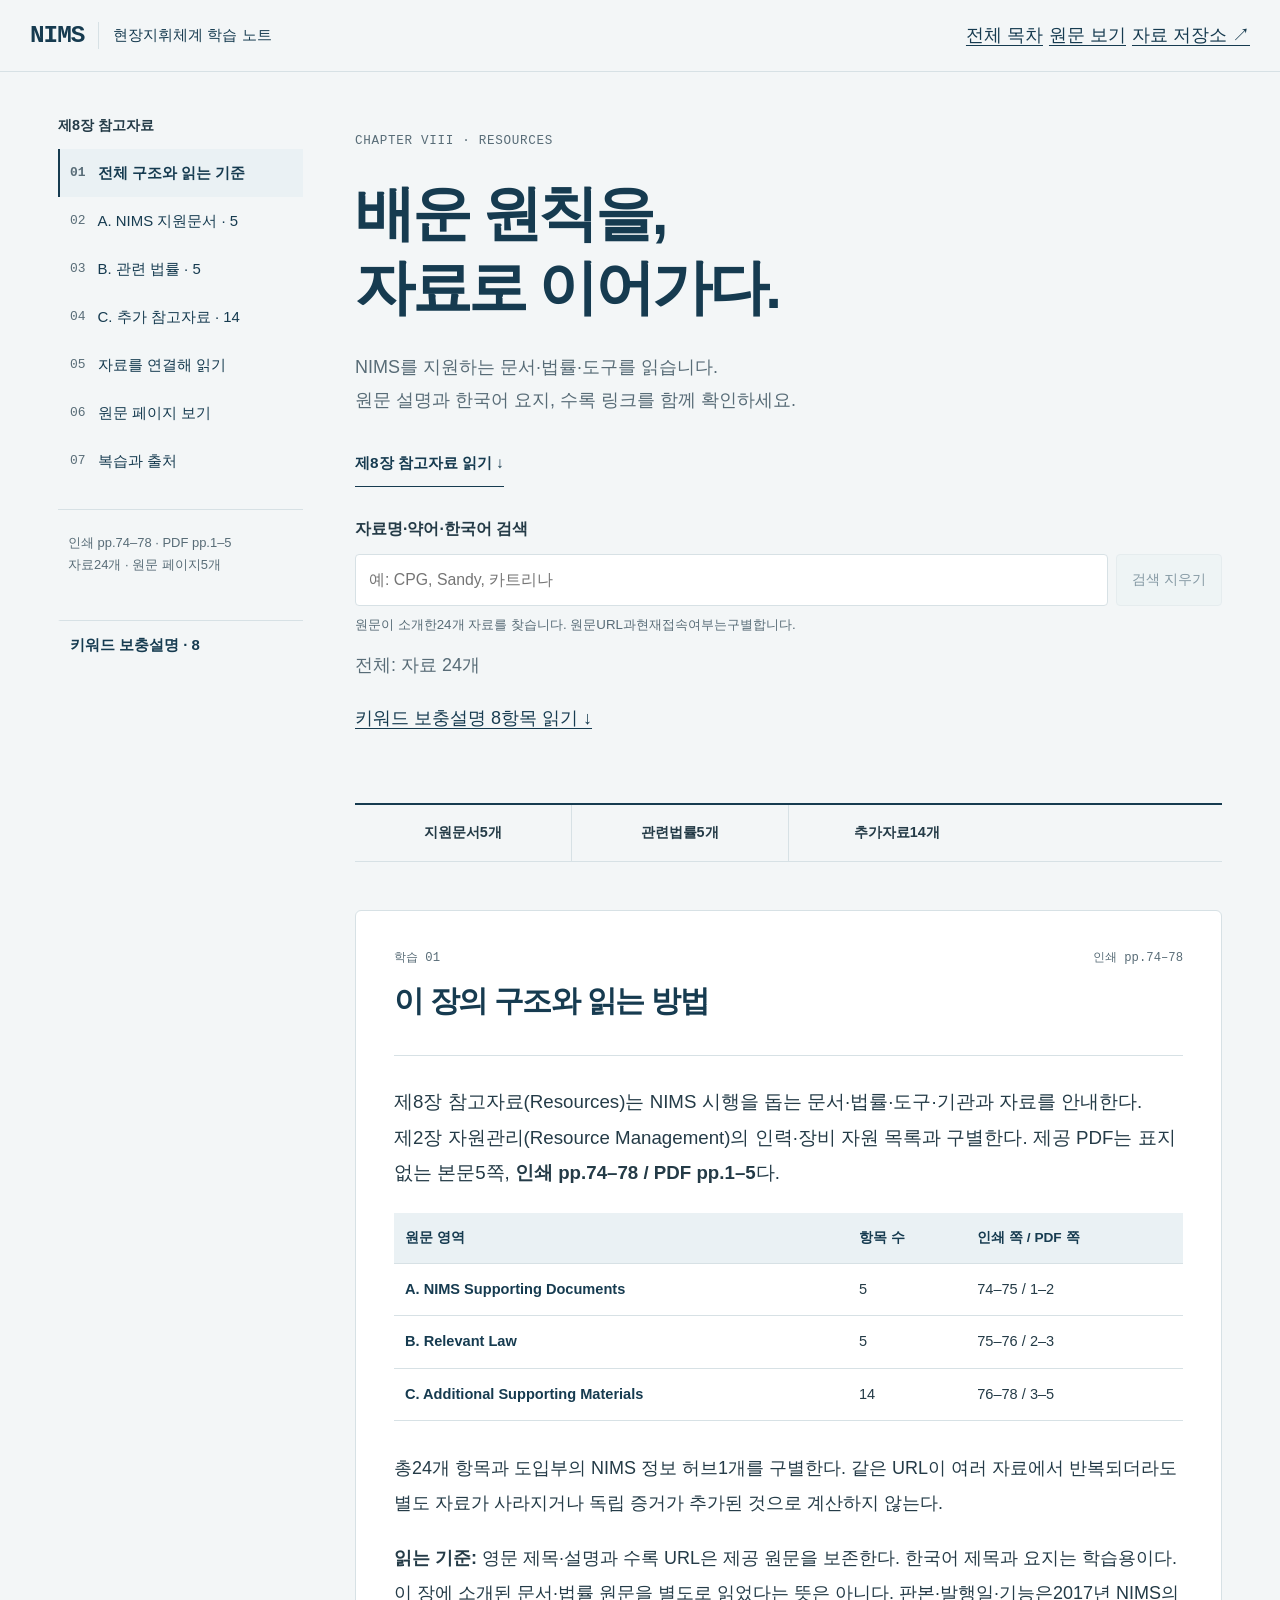
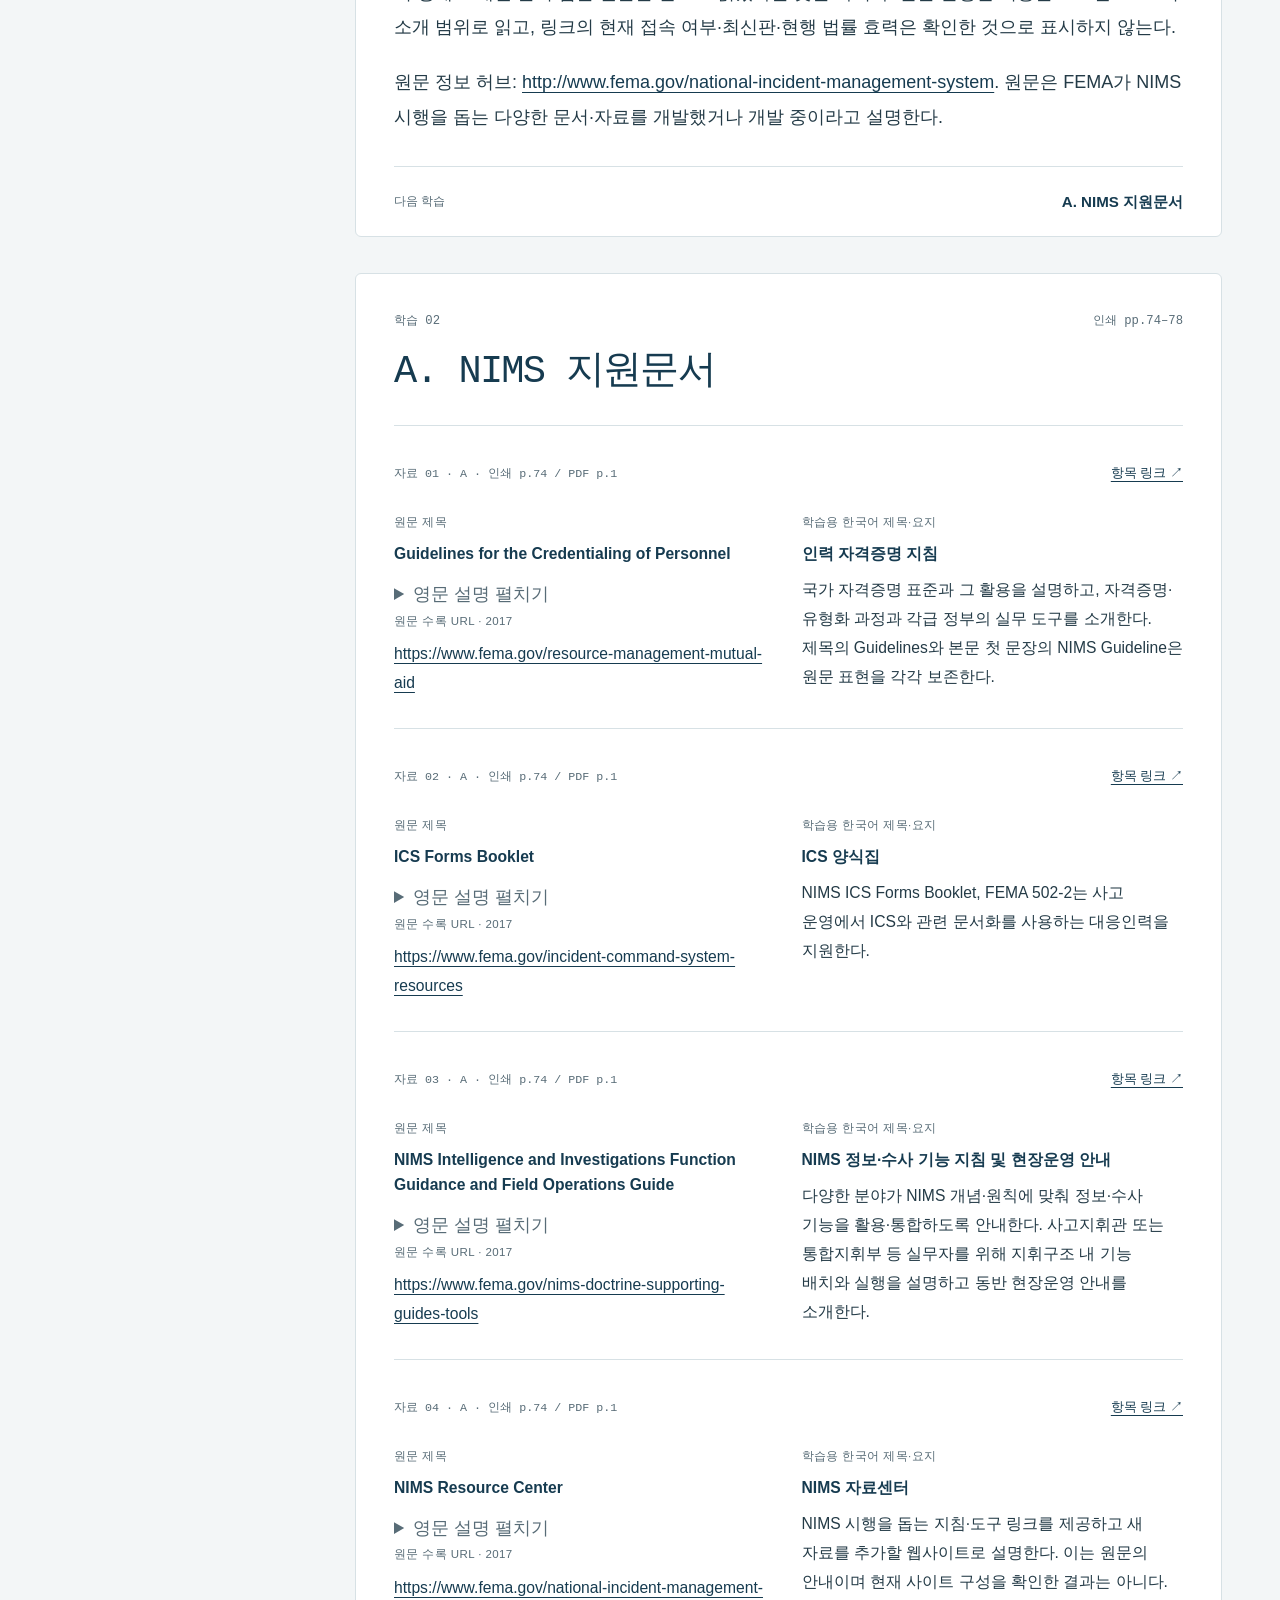
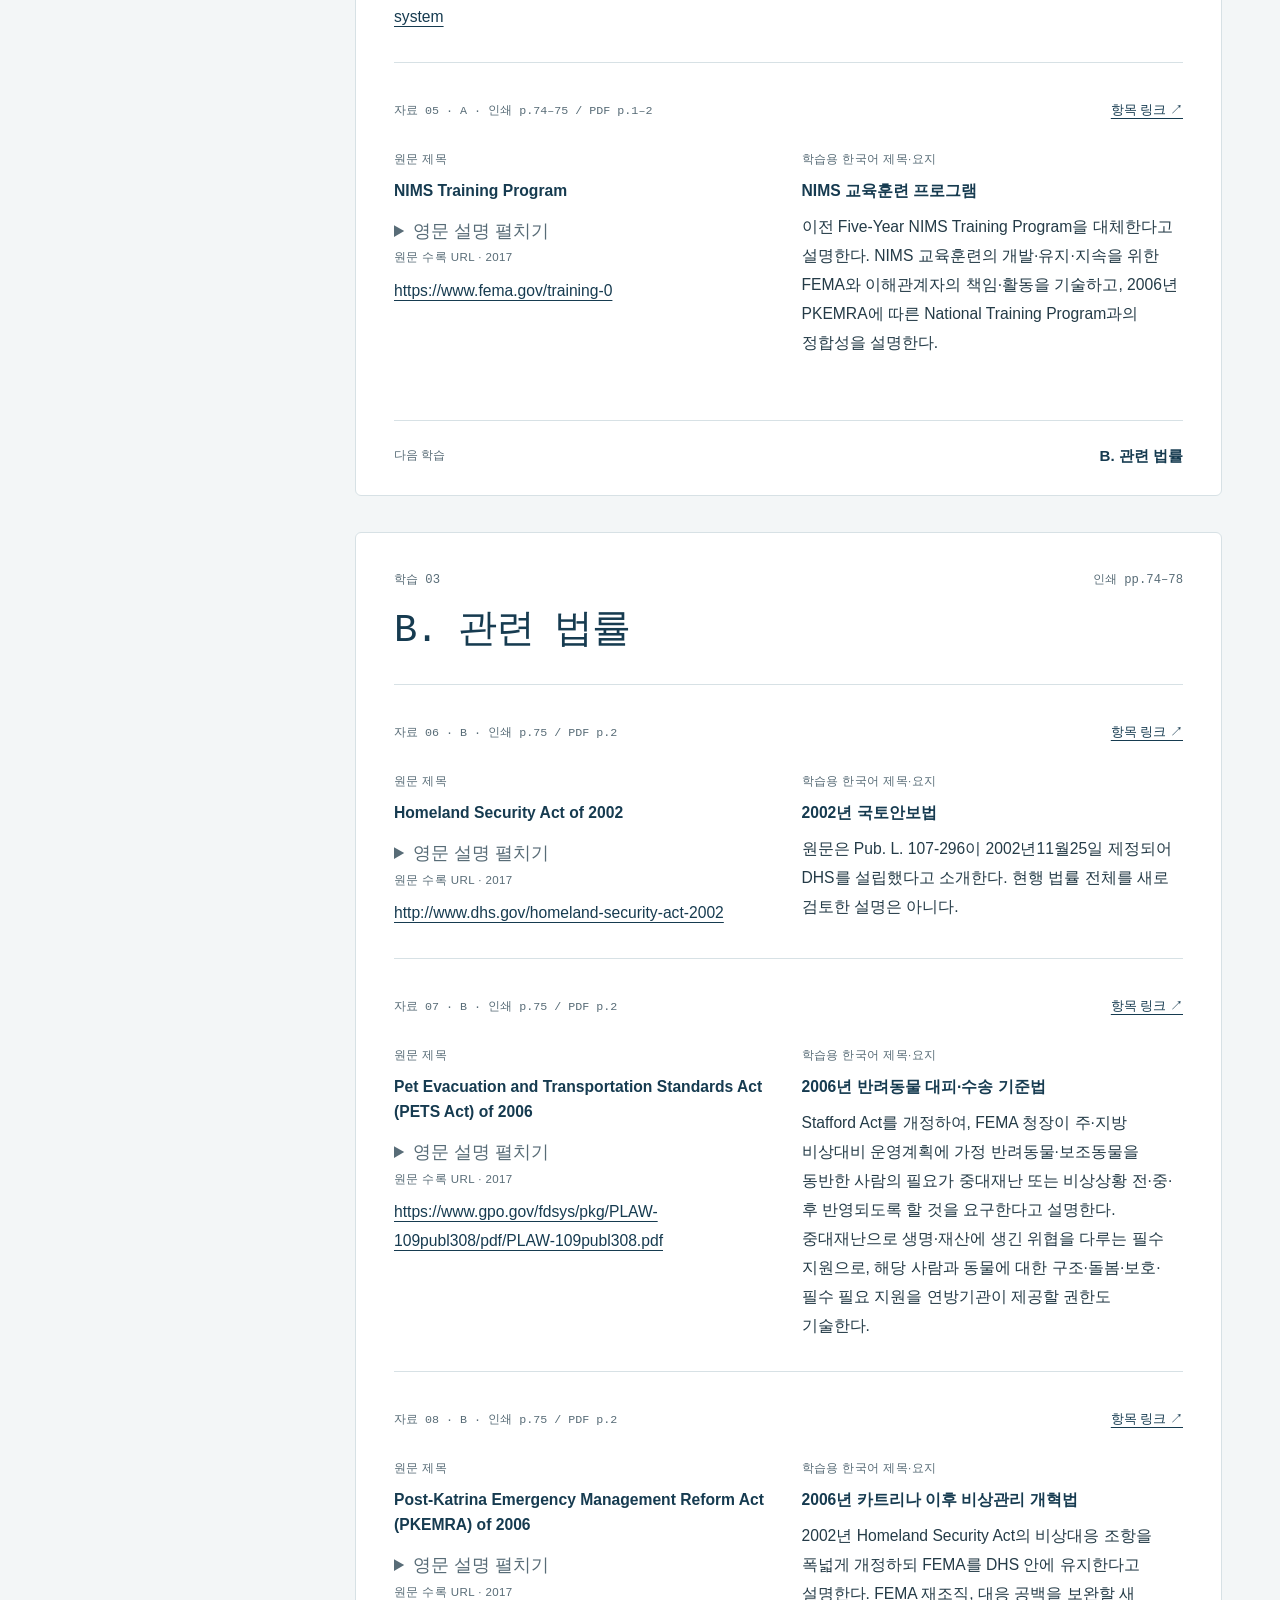
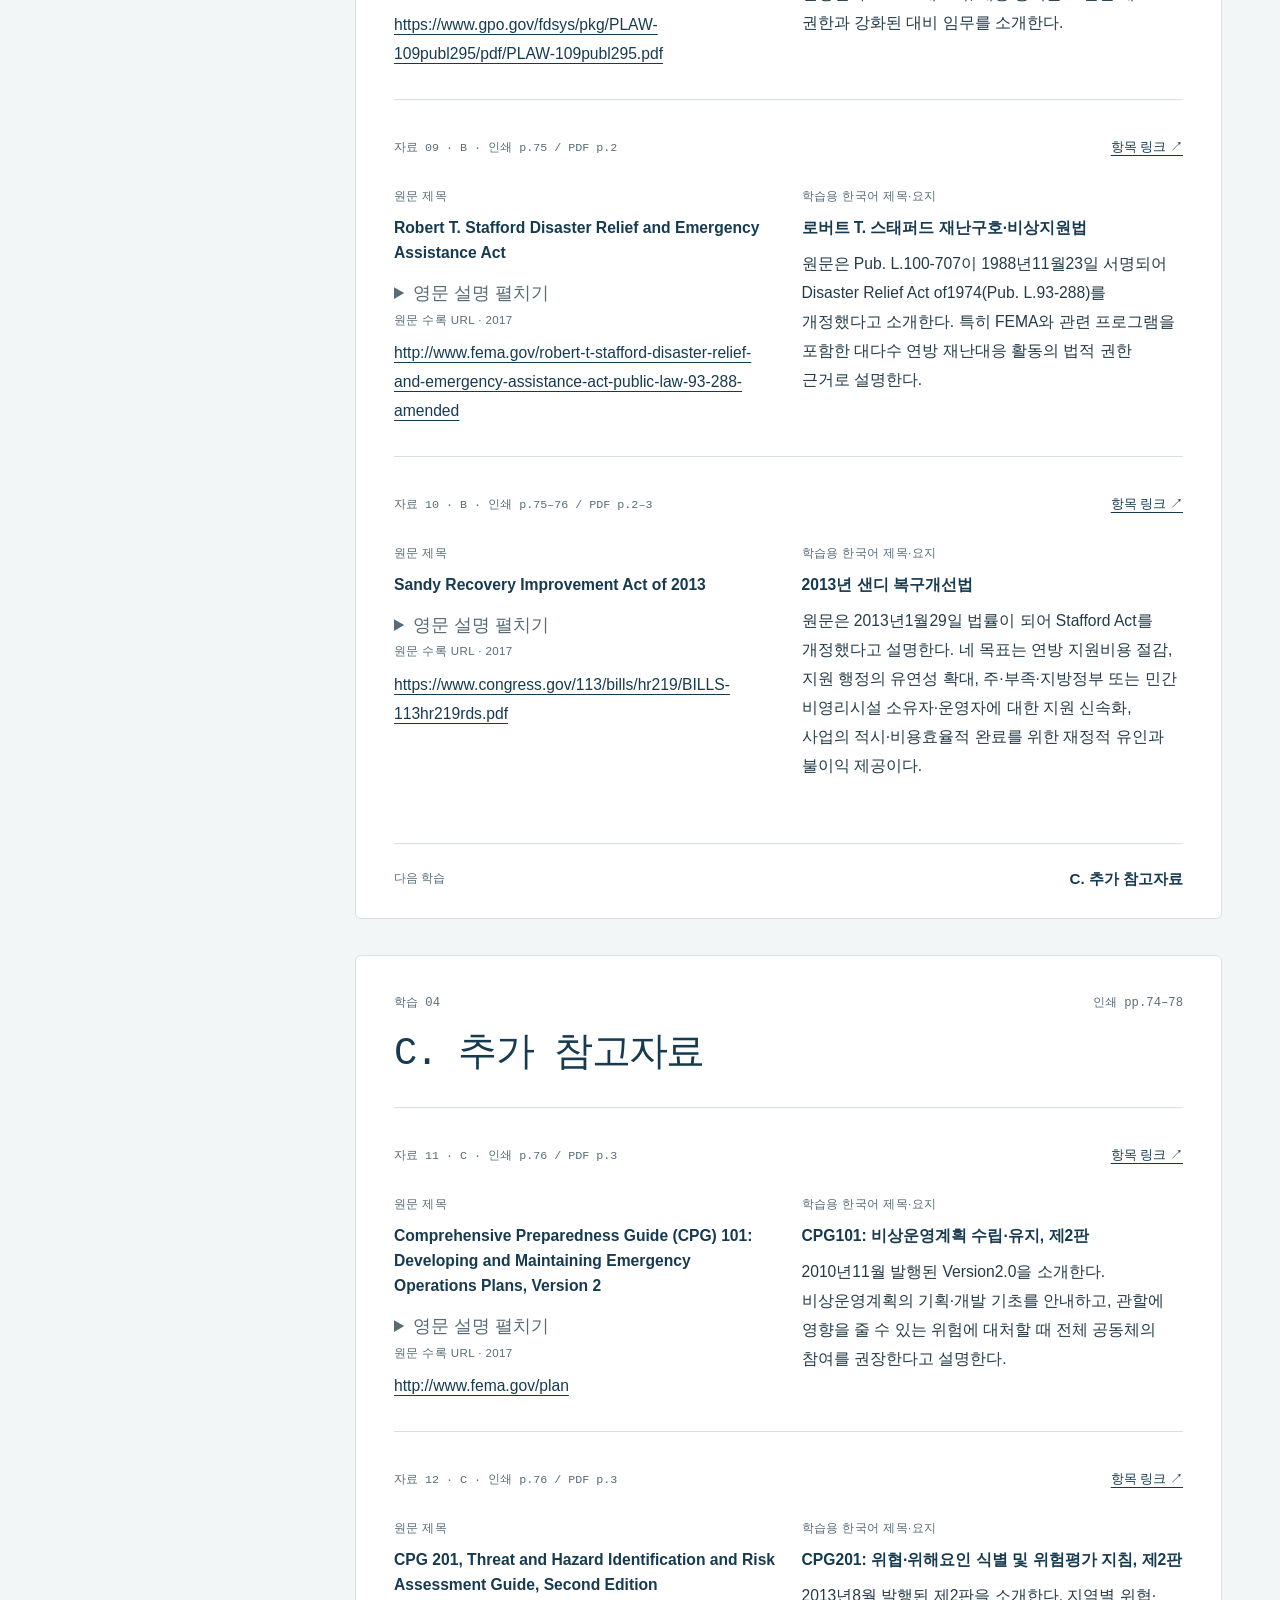
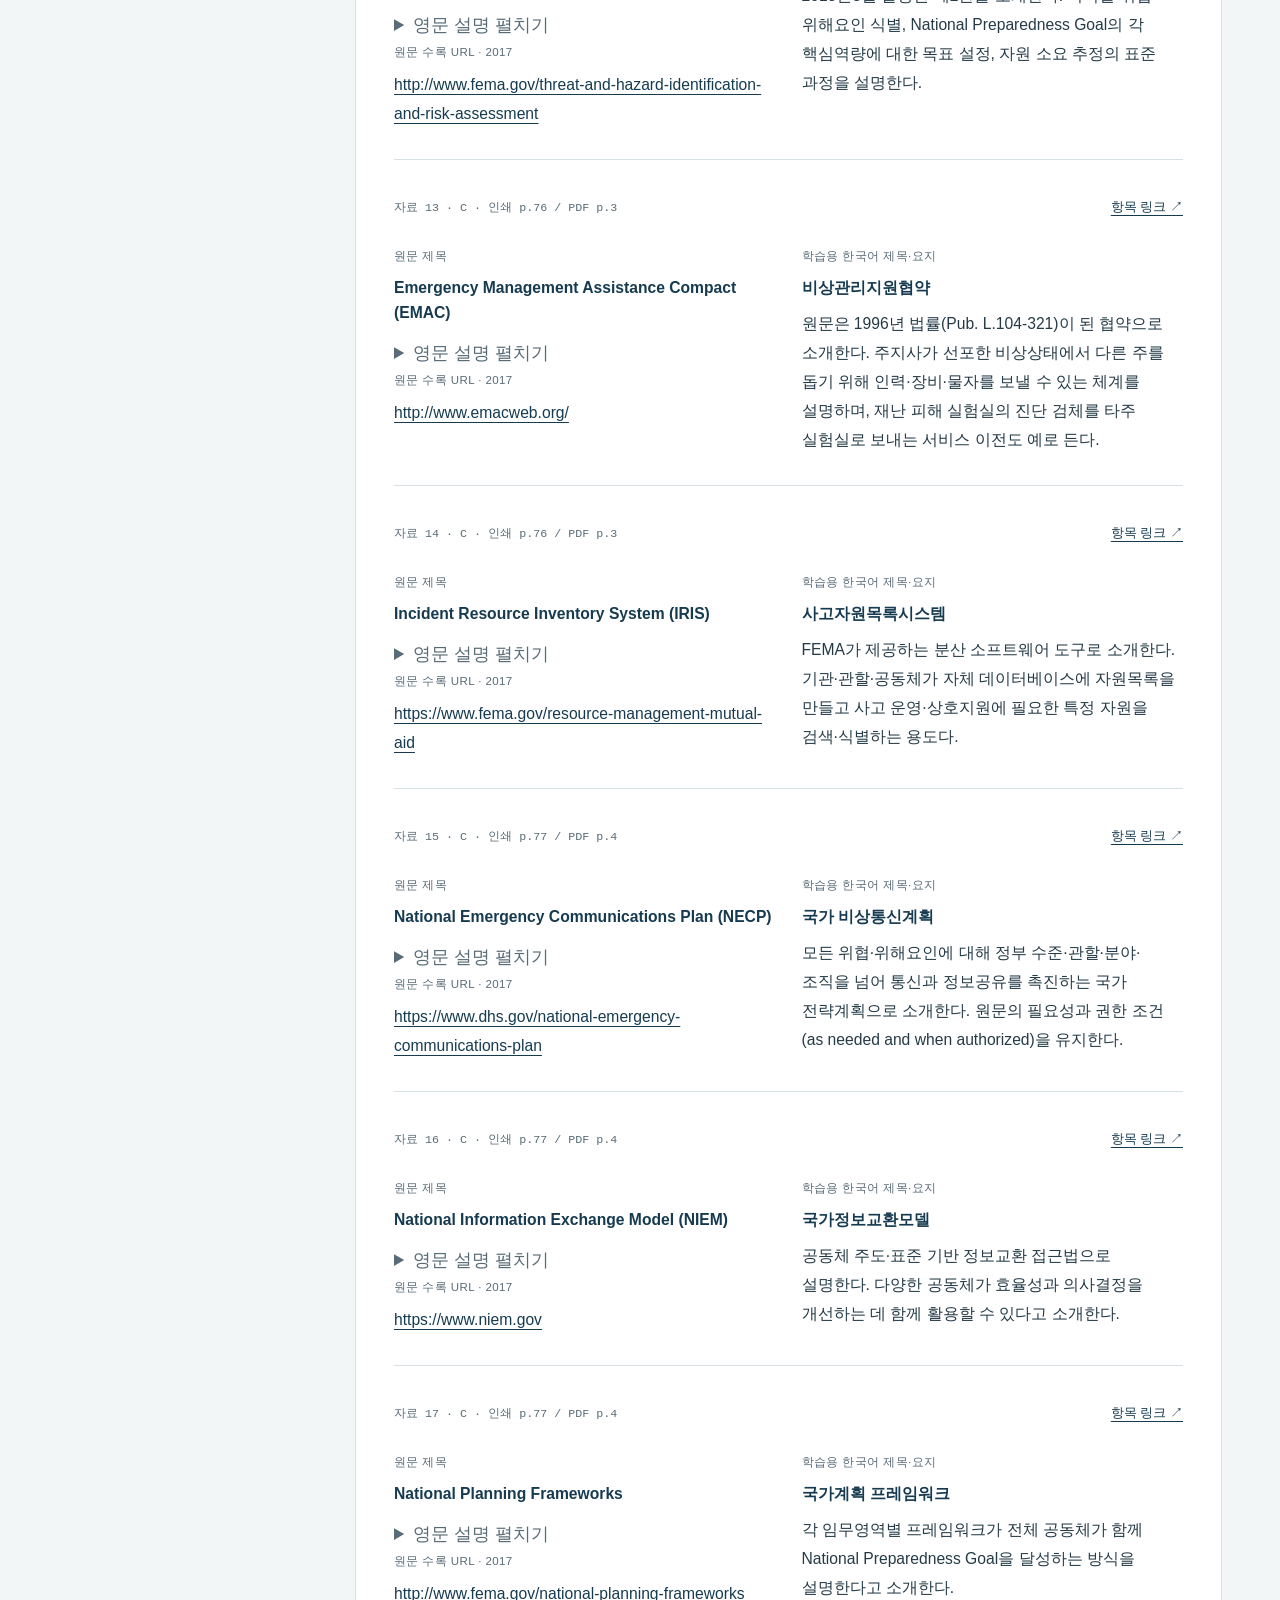
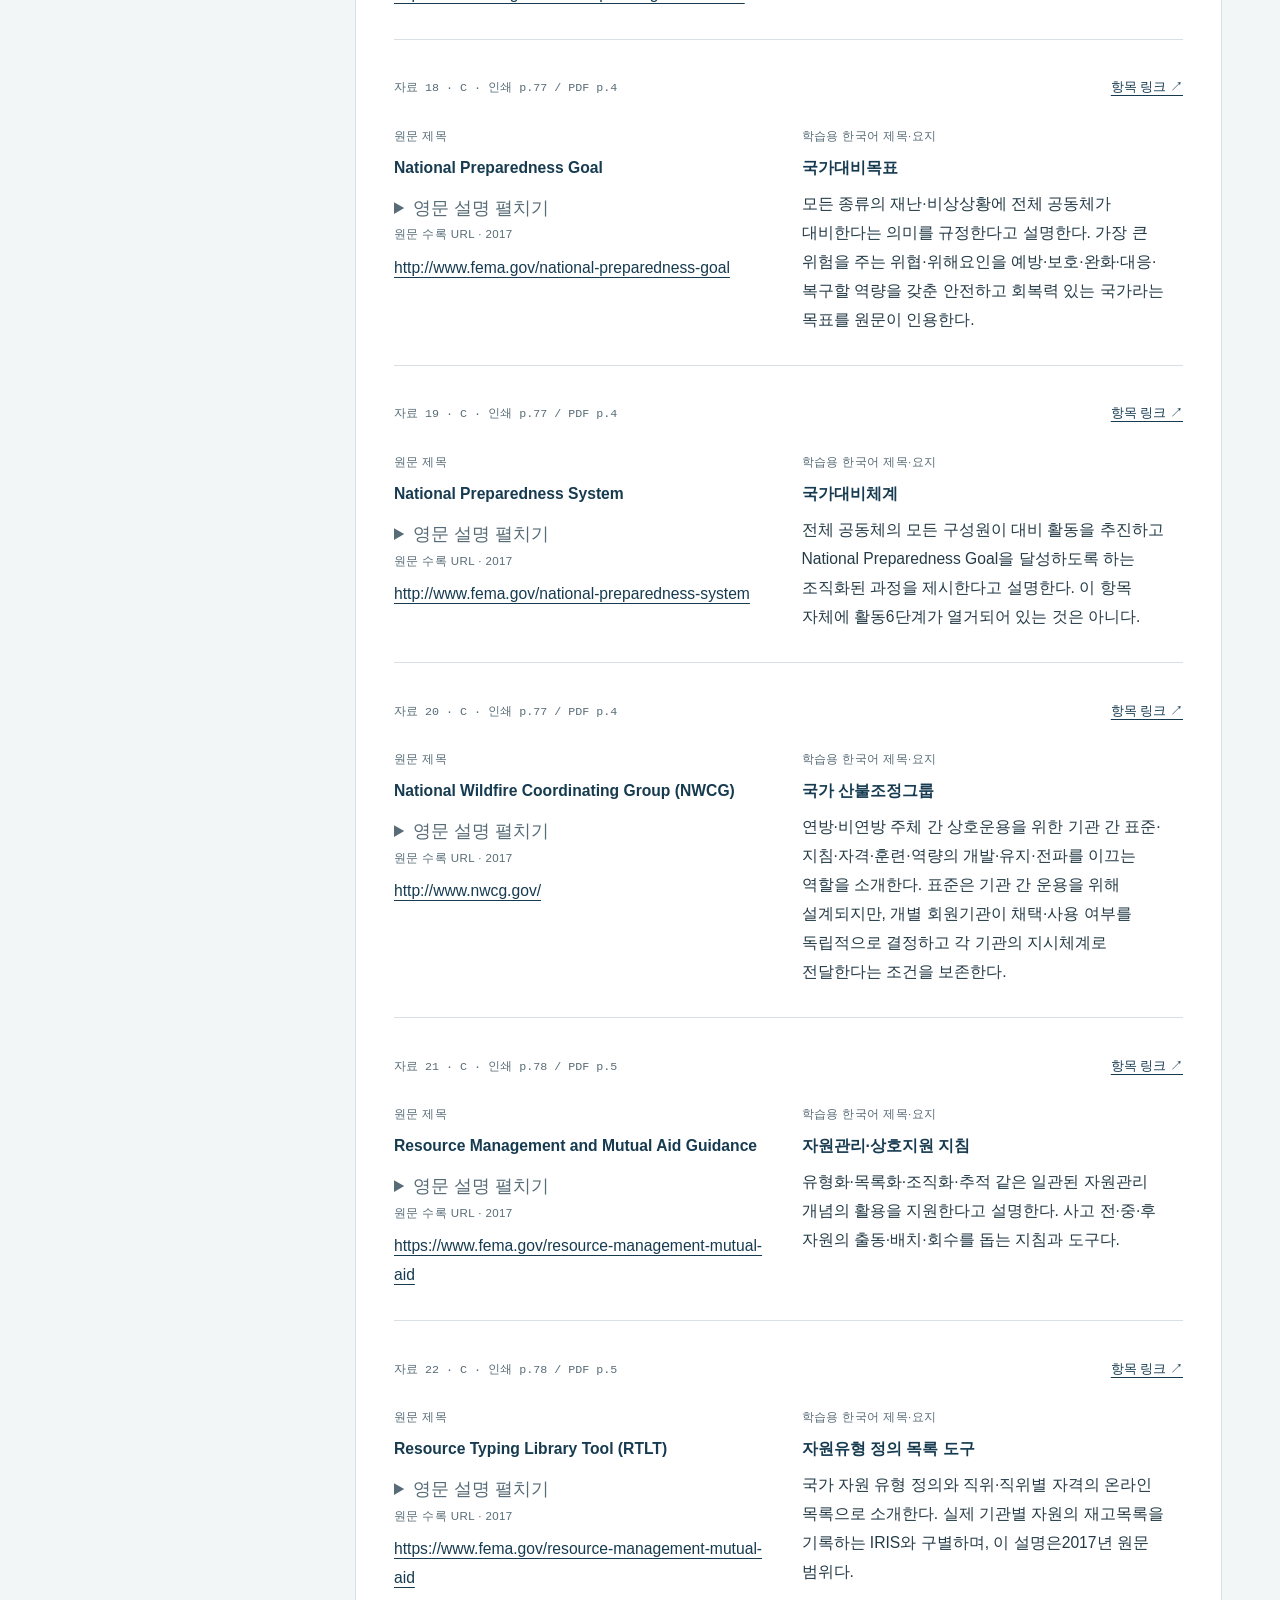
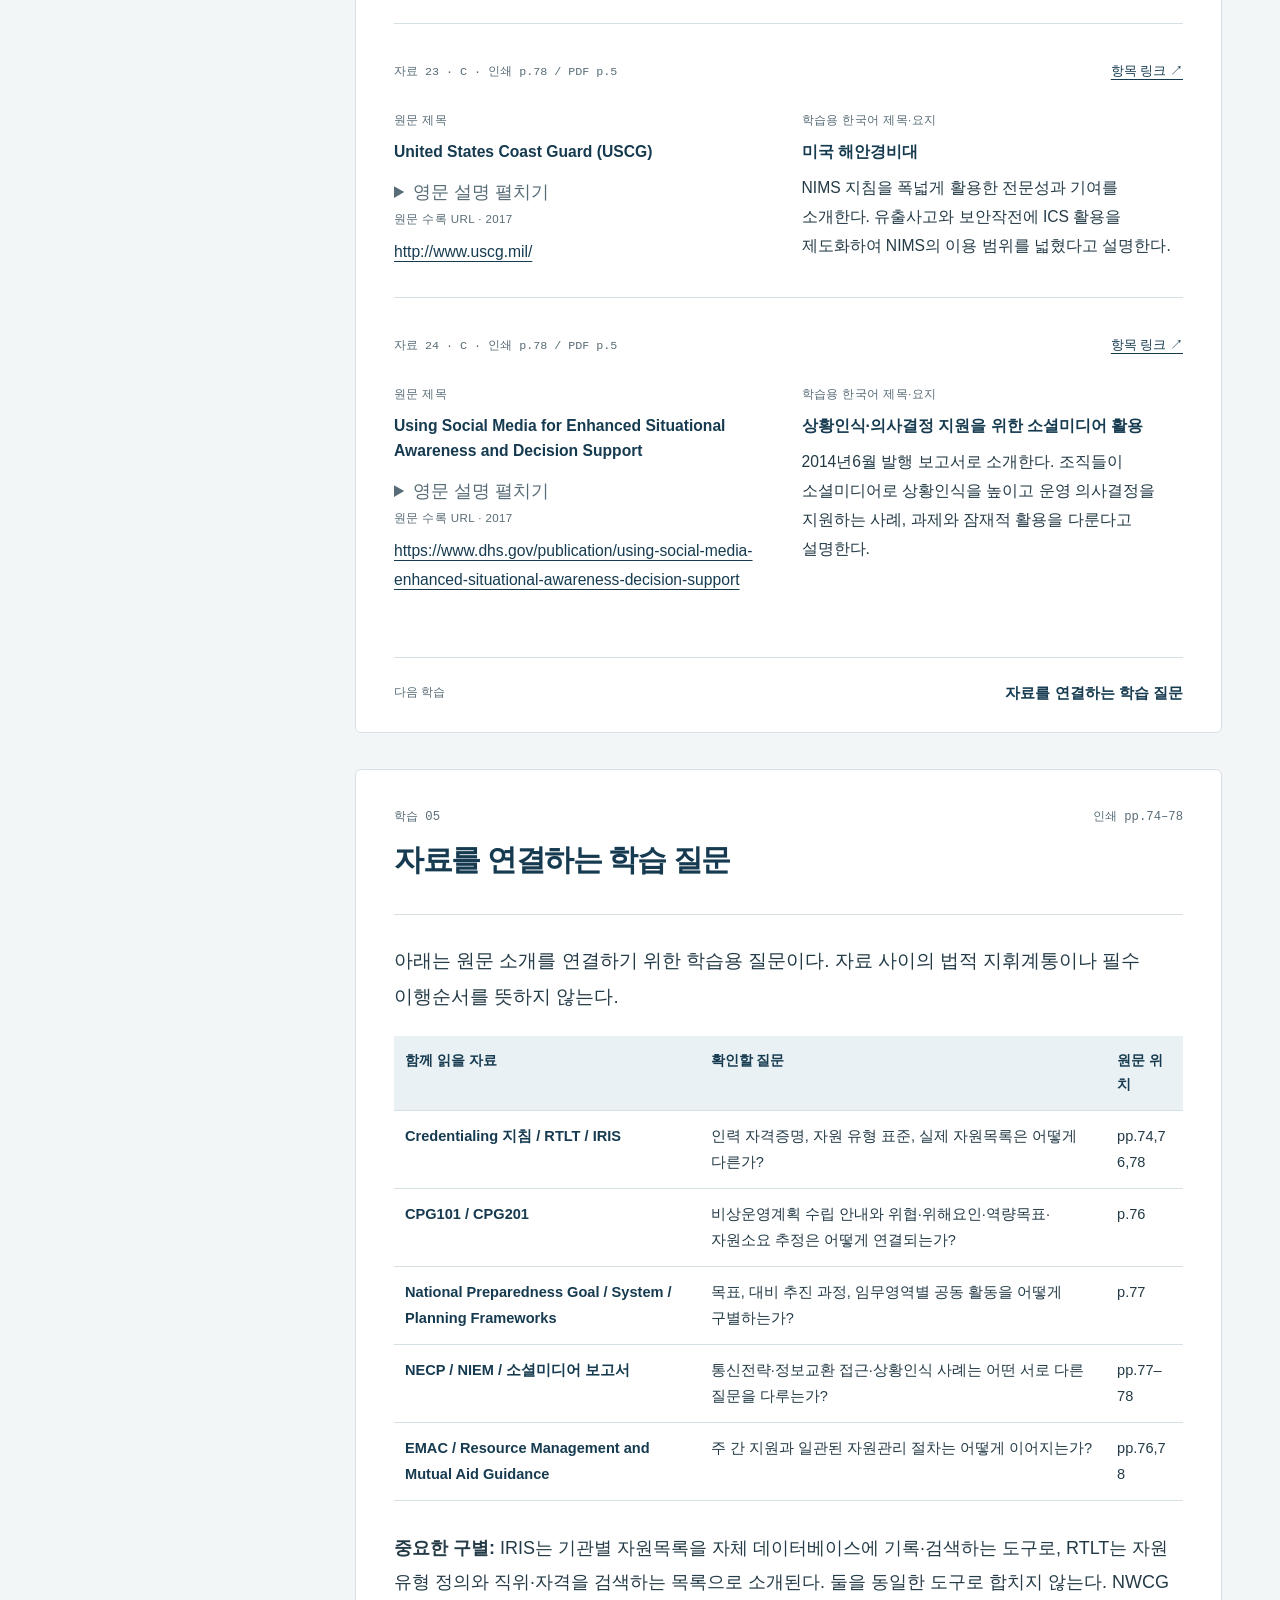
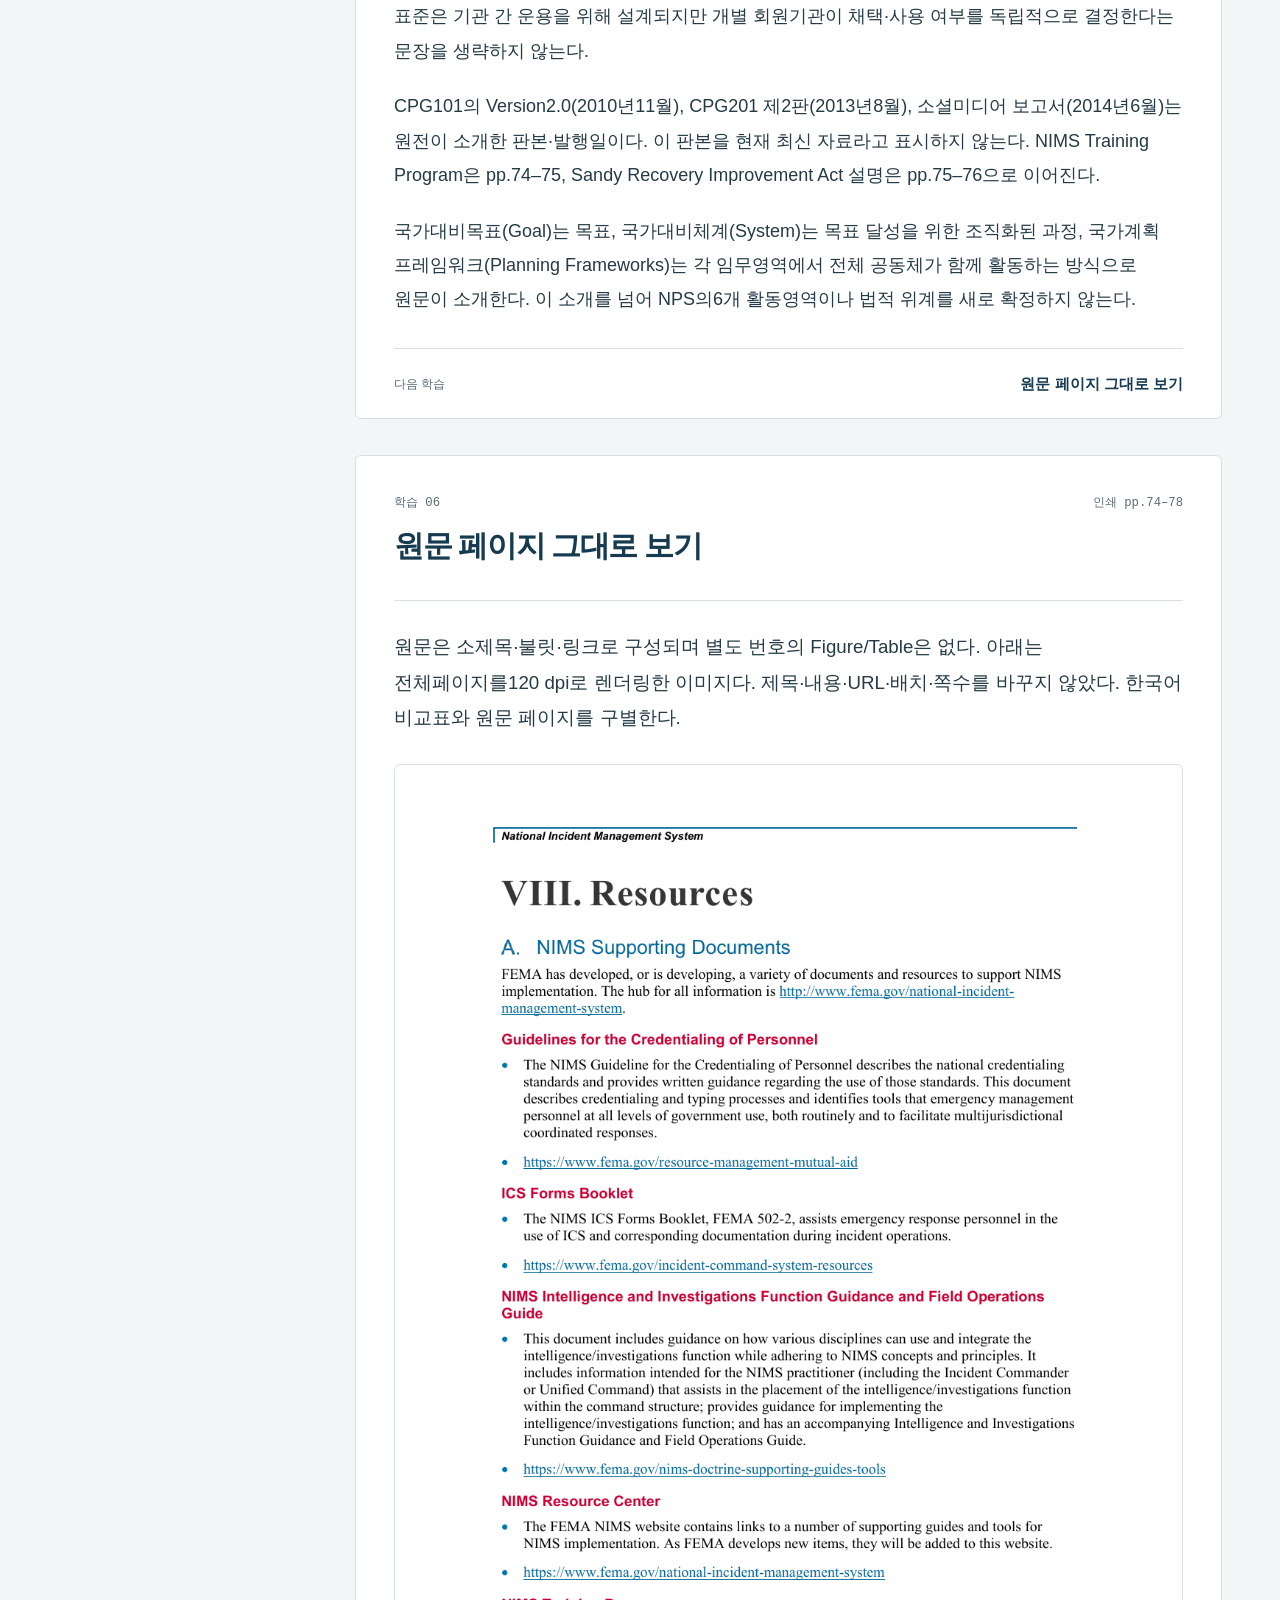
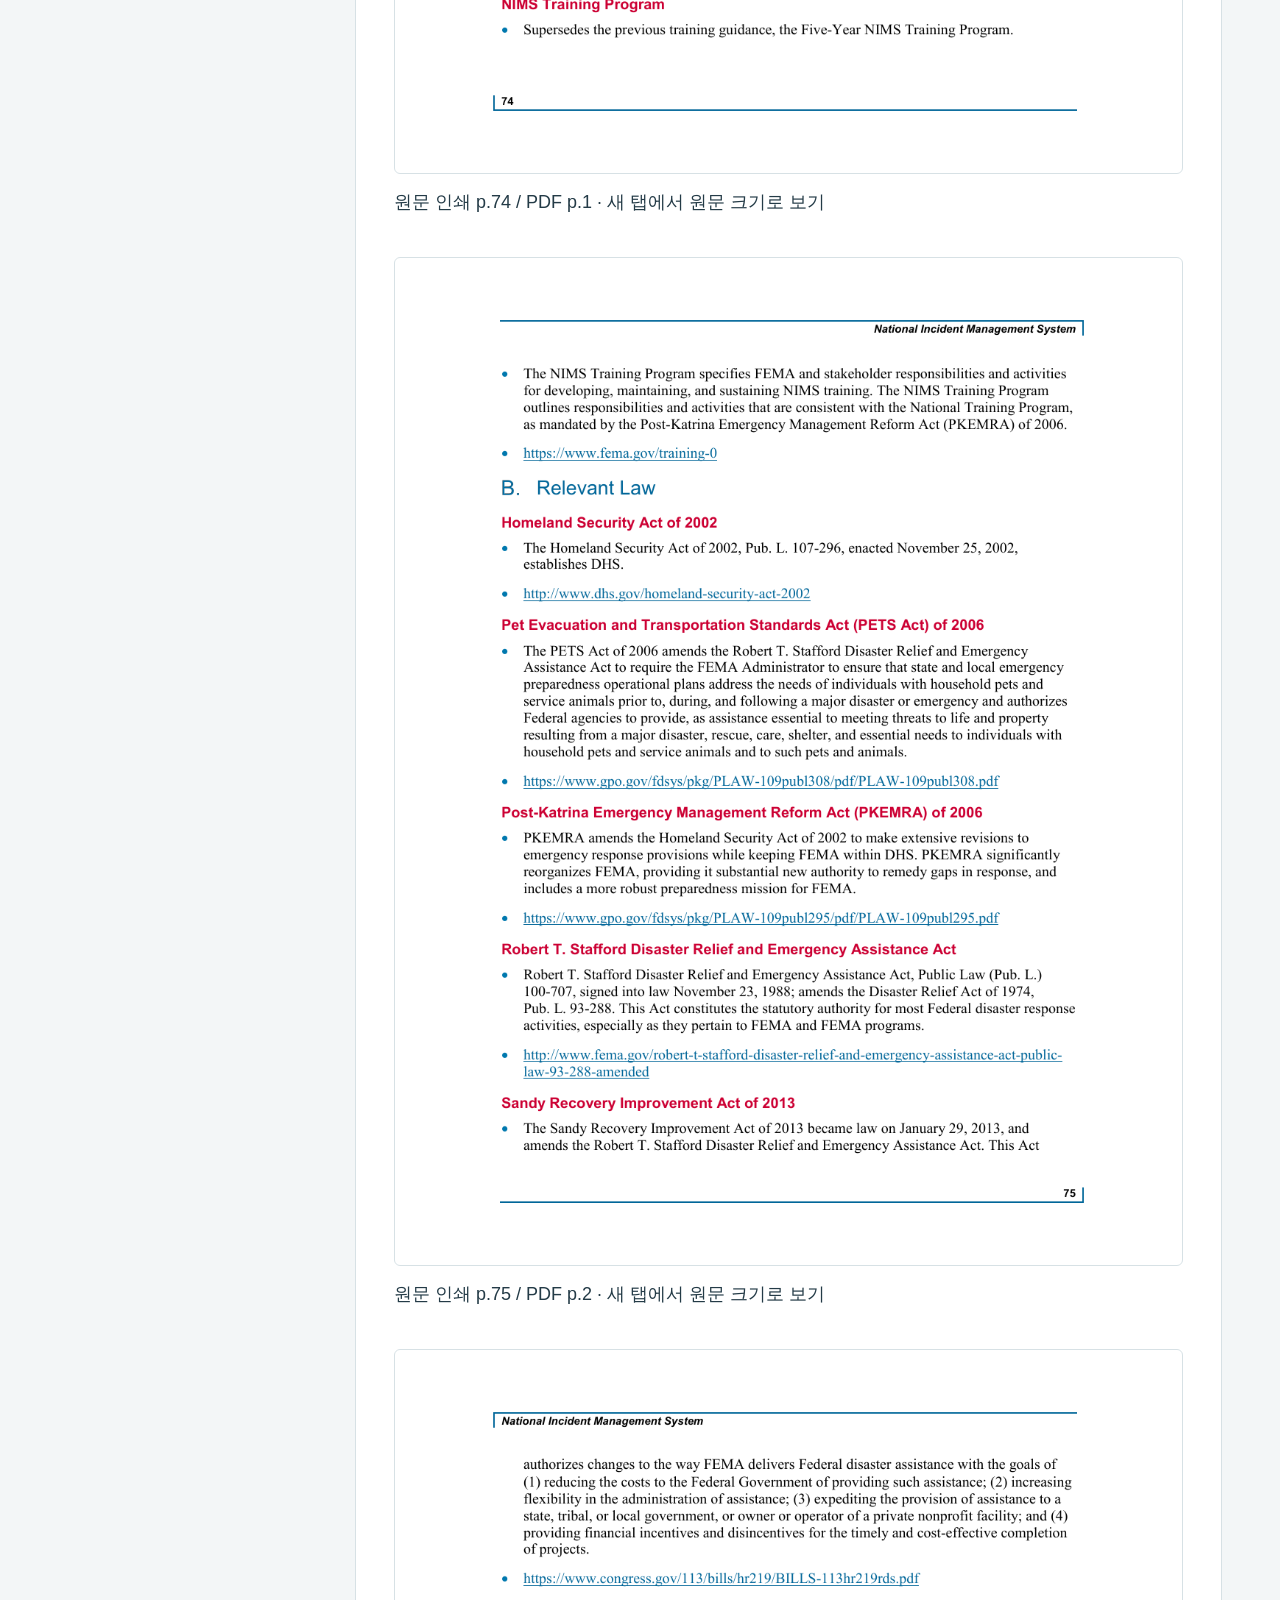
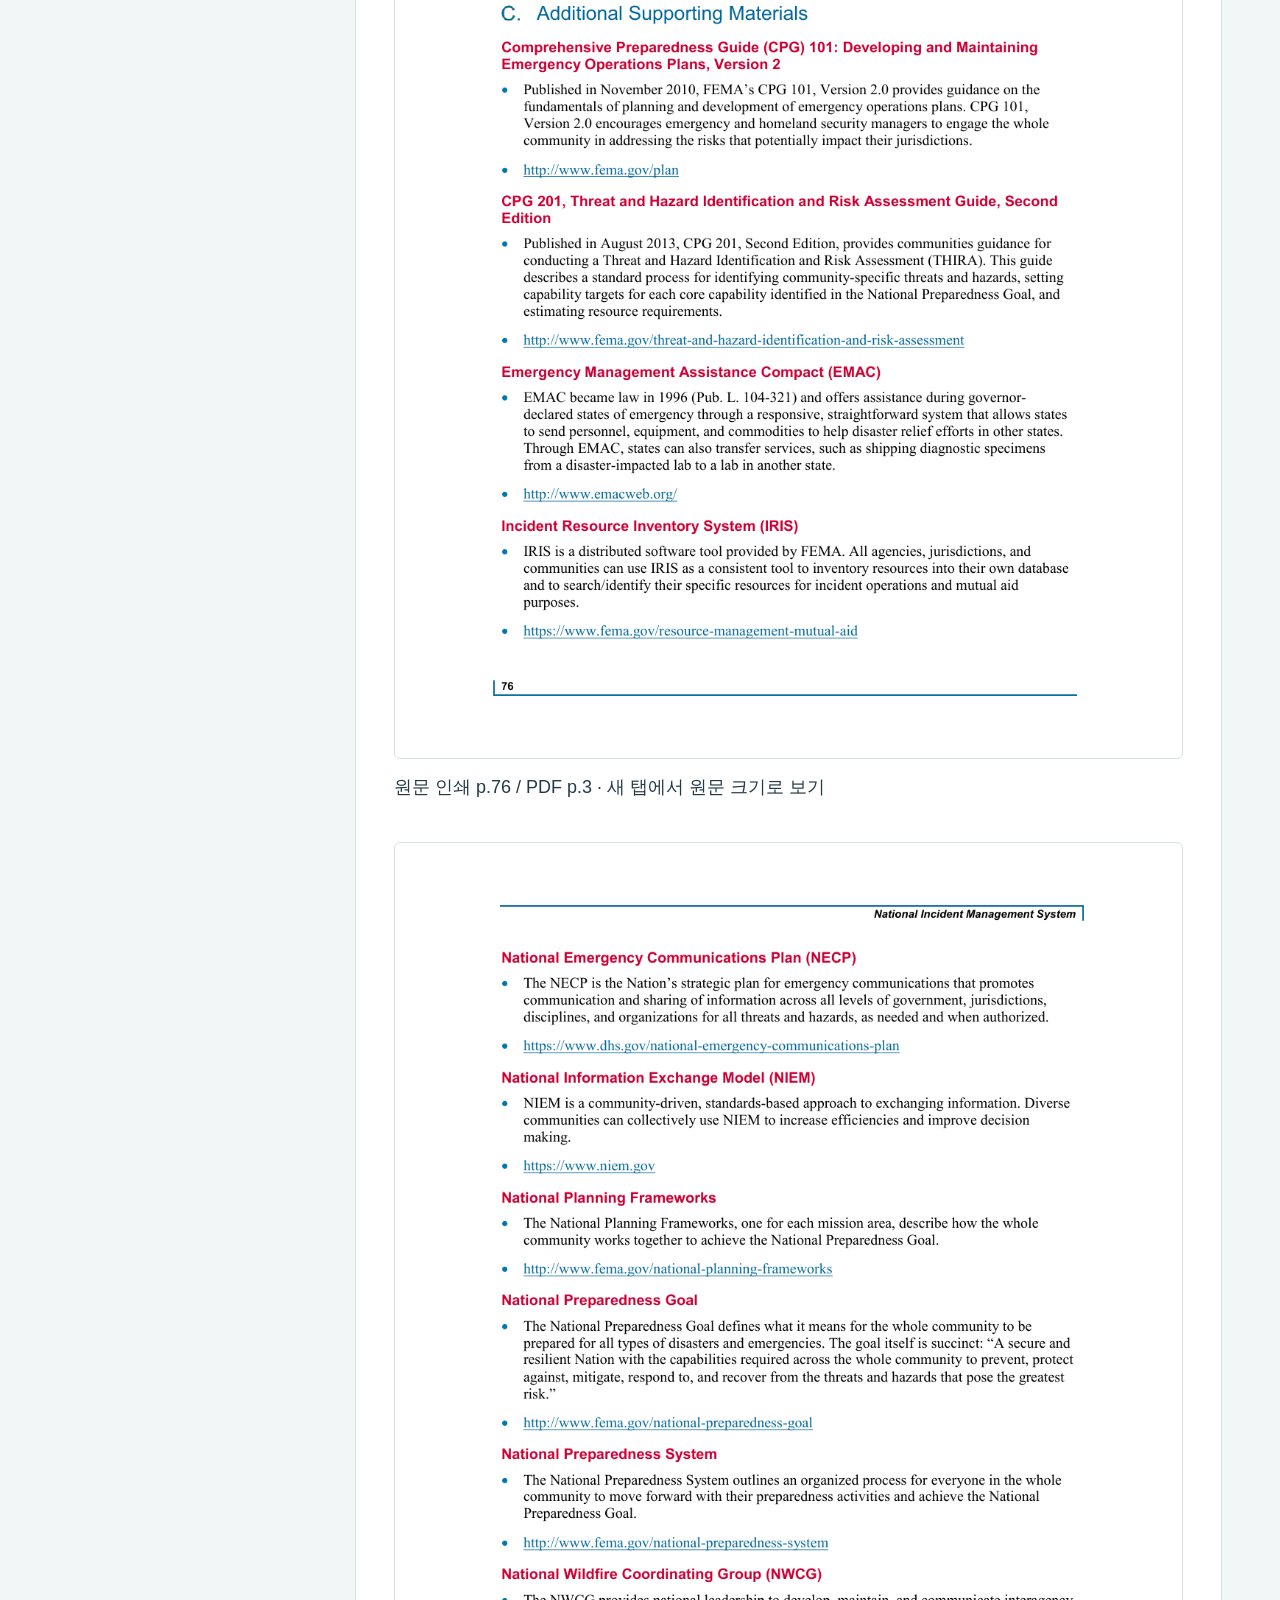
<file: chapters/08/index.html>
<!doctype html><html lang="ko"><head><meta charset="utf-8"><meta name="viewport" content="width=device-width, initial-scale=1"><meta name="description" content="NIMS 2017 참고자료24개. 지원문서·관련법률·추가자료의 원문설명·한국어요지·수록URL과원문5쪽을읽습니다."><meta name="version" content="2.8.0"><title>제8장 참고자료 | 현장지휘체계 학습 노트</title><link rel="stylesheet" href="../../styles.css"><link rel="stylesheet" href="../../book.css"><link rel="stylesheet" href="../../glossary.css"><script defer src="../../glossary.js"></script><!-- keyword-style:start --><link rel="stylesheet" href="../../keyword-notes.css"><!-- keyword-style:end --></head><body id="top" class="glossary-page" data-entry-label="자료"><a class="skip-link" href="#overview">본문으로 이동</a><div class="reading-progress" aria-hidden="true"><span></span></div><header class="site-header"><a class="brand" href="../../index.html"><strong>NIMS</strong><span>현장지휘체계 학습 노트</span></a><div class="viewer-controls"><a href="../../index.html#chapter-map">전체 목차</a><a href="#original-pages">원문 보기</a><a href="https://github.com/dorobo99-prog/nims-chapter3-study">자료 저장소 ↗</a></div></header><div class="layout"><aside class="desktop-toc"><nav aria-label="제8장 목차"><p class="toc-label">제8장 참고자료</p><ol><li><a href="#overview" data-chapter="overview"><span>01</span>전체 구조와 읽는 기준</a></li><li><a href="#supporting" data-chapter="supporting"><span>02</span>A. NIMS 지원문서 · 5</a></li><li><a href="#law" data-chapter="law"><span>03</span>B. 관련 법률 · 5</a></li><li><a href="#additional" data-chapter="additional"><span>04</span>C. 추가 참고자료 · 14</a></li><li><a href="#connections" data-chapter="connections"><span>05</span>자료를 연결해 읽기</a></li><li><a href="#original-pages" data-chapter="original-pages"><span>06</span>원문 페이지 보기</a></li><li><a href="#review" data-chapter="review"><span>07</span>복습과 출처</a></li></ol><p class="toc-note">인쇄 pp.74–78 · PDF pp.1–5<br>자료24개 · 원문 페이지5개</p><!-- keyword-toc:start --><a class="keyword-toc-link" href="#keyword-notes" data-chapter="keyword-notes">키워드 보충설명 · 8</a><!-- keyword-toc:end --></nav></aside><div class="content-column"><header class="hero"><div class="hero-subject">CHAPTER VIII · RESOURCES</div><h1>배운 원칙을,<br>자료로 이어가다.</h1><p>NIMS를 지원하는 문서·법률·도구를 읽습니다.<br>원문 설명과 한국어 요지, 수록 링크를 함께 확인하세요.</p><a class="start-link" href="#overview">제8장 참고자료 읽기 ↓</a><div class="glossary-search"><label for="glossary-search">자료명·약어·한국어 검색</label><div class="search-row"><input id="glossary-search" type="search" placeholder="예: CPG, Sandy, 카트리나" aria-describedby="search-hint search-status"><button id="search-clear" type="button">검색 지우기</button></div><span id="search-hint" class="search-hint">원문이 소개한24개 자료를 찾습니다. 원문URL과현재접속여부는구별합니다.</span><p id="search-status" class="search-status" role="status" aria-live="polite">전체: 자료24개</p></div><!-- keyword-quick:start --><p class="keyword-quick"><a href="#keyword-notes">키워드 보충설명 8항목 읽기 ↓</a></p><!-- keyword-quick:end --></header><details class="mobile-toc"><summary><span>목차</span><strong id="current-chapter">전체 구조와 읽는 기준</strong></summary><nav aria-label="제8장 모바일 목차"><ol><li><a href="#overview" data-chapter="overview"><span>01</span>전체 구조와 읽는 기준</a></li><li><a href="#supporting" data-chapter="supporting"><span>02</span>A. NIMS 지원문서 · 5</a></li><li><a href="#law" data-chapter="law"><span>03</span>B. 관련 법률 · 5</a></li><li><a href="#additional" data-chapter="additional"><span>04</span>C. 추가 참고자료 · 14</a></li><li><a href="#connections" data-chapter="connections"><span>05</span>자료를 연결해 읽기</a></li><li><a href="#original-pages" data-chapter="original-pages"><span>06</span>원문 페이지 보기</a></li><li><a href="#review" data-chapter="review"><span>07</span>복습과 출처</a></li></ol><!-- keyword-toc:start --><a class="keyword-toc-link" href="#keyword-notes" data-chapter="keyword-notes">키워드 보충설명 · 8</a><!-- keyword-toc:end --></nav></details><div class="responsibility-strip"><span>지원문서5개</span><span>관련법률5개</span><span>추가자료14개</span></div><main><section class="chapter " id="overview" aria-labelledby="heading-overview"><header class="chapter-header"><div class="chapter-meta"><span>학습 01</span><span>인쇄 pp.74–78</span></div><h2 id="heading-overview">이 장의 구조와 읽는 방법</h2></header><div class="chapter-body"><p>제8장 참고자료(Resources)는 NIMS 시행을 돕는 문서·법률·도구·기관과 자료를 안내한다. 제2장 자원관리(Resource Management)의 인력·장비 자원 목록과 구별한다. 제공 PDF는 표지 없는 본문5쪽, <strong>인쇄 pp.74–78 / PDF pp.1–5</strong>다.</p>
<table class="study-table">
<thead>
<tr>
<th>원문 영역</th>
<th>항목 수</th>
<th>인쇄 쪽 / PDF 쪽</th>
</tr>
</thead>
<tbody><tr>
<td data-label="원문 영역">A. NIMS Supporting Documents</td>
<td data-label="항목 수">5</td>
<td data-label="인쇄 쪽 / PDF 쪽">74–75 / 1–2</td>
</tr>
<tr>
<td data-label="원문 영역">B. Relevant Law</td>
<td data-label="항목 수">5</td>
<td data-label="인쇄 쪽 / PDF 쪽">75–76 / 2–3</td>
</tr>
<tr>
<td data-label="원문 영역">C. Additional Supporting Materials</td>
<td data-label="항목 수">14</td>
<td data-label="인쇄 쪽 / PDF 쪽">76–78 / 3–5</td>
</tr>
</tbody></table>
<p>총24개 항목과 도입부의 NIMS 정보 허브1개를 구별한다. 같은 URL이 여러 자료에서 반복되더라도 별도 자료가 사라지거나 독립 증거가 추가된 것으로 계산하지 않는다.</p>
<p><strong>읽는 기준:</strong> 영문 제목·설명과 수록 URL은 제공 원문을 보존한다. 한국어 제목과 요지는 학습용이다. 이 장에 소개된 문서·법률 원문을 별도로 읽었다는 뜻은 아니다. 판본·발행일·기능은2017년 NIMS의 소개 범위로 읽고, 링크의 현재 접속 여부·최신판·현행 법률 효력은 확인한 것으로 표시하지 않는다.</p>
<p>원문 정보 허브: <a href="http://www.fema.gov/national-incident-management-system">http://www.fema.gov/national-incident-management-system</a>. 원문은 FEMA가 NIMS 시행을 돕는 다양한 문서·자료를 개발했거나 개발 중이라고 설명한다.</p>
</div><a class="next-chapter" href="#supporting"><span>다음 학습</span><strong>A. NIMS 지원문서</strong></a></section><div id="empty-results" class="empty-results" hidden><h2>일치하는 자료가 없습니다</h2><p>다른단어를입력하거나검색을지워전체24개를확인하세요.</p></div>
<section class="chapter glossary-group" id="supporting" aria-labelledby="heading-supporting"><header class="chapter-header"><div class="chapter-meta"><span>학습 02</span><span>인쇄 pp.74–78</span></div><h2 id="heading-supporting">A. NIMS 지원문서</h2></header><div class="chapter-body"><article class="glossary-entry" id="resource-01"><div class="entry-meta"><span>자료 01 · A · 인쇄 p.74 / PDF p.1</span><a href="#resource-01">항목 링크 ↗</a></div><div class="definition-pair"><div class="definition-en" lang="en"><p><span class="lang">원문 제목</span><strong>Guidelines for the Credentialing of Personnel</strong></p><details><summary>영문 설명 펼치기</summary><p>The NIMS Guideline for the Credentialing of Personnel describes the national credentialing standards and provides written guidance regarding the use of those standards. This document describes credentialing and typing processes and identifies tools that emergency management personnel at all levels of government use, both routinely and to facilitate multijurisdictional coordinated responses.</p></details><p><span class="lang">원문 수록 URL · 2017</span><a href="https://www.fema.gov/resource-management-mutual-aid" target="_blank" rel="noopener">https://www.fema.gov/resource-management-mutual-aid</a></p></div><div class="definition-ko" lang="ko"><p><span class="lang">학습용 한국어 제목·요지</span><strong>인력 자격증명 지침</strong>국가 자격증명 표준과 그 활용을 설명하고, 자격증명·유형화 과정과 각급 정부의 실무 도구를 소개한다. 제목의 Guidelines와 본문 첫 문장의 NIMS Guideline은 원문 표현을 각각 보존한다.</p></div></div></article><article class="glossary-entry" id="resource-02"><div class="entry-meta"><span>자료 02 · A · 인쇄 p.74 / PDF p.1</span><a href="#resource-02">항목 링크 ↗</a></div><div class="definition-pair"><div class="definition-en" lang="en"><p><span class="lang">원문 제목</span><strong>ICS Forms Booklet</strong></p><details><summary>영문 설명 펼치기</summary><p>The NIMS ICS Forms Booklet, FEMA 502-2, assists emergency response personnel in the use of ICS and corresponding documentation during incident operations.</p></details><p><span class="lang">원문 수록 URL · 2017</span><a href="https://www.fema.gov/incident-command-system-resources" target="_blank" rel="noopener">https://www.fema.gov/incident-command-system-resources</a></p></div><div class="definition-ko" lang="ko"><p><span class="lang">학습용 한국어 제목·요지</span><strong>ICS 양식집</strong>NIMS ICS Forms Booklet, FEMA 502-2는 사고 운영에서 ICS와 관련 문서화를 사용하는 대응인력을 지원한다.</p></div></div></article><article class="glossary-entry" id="resource-03"><div class="entry-meta"><span>자료 03 · A · 인쇄 p.74 / PDF p.1</span><a href="#resource-03">항목 링크 ↗</a></div><div class="definition-pair"><div class="definition-en" lang="en"><p><span class="lang">원문 제목</span><strong>NIMS Intelligence and Investigations Function Guidance and Field Operations Guide</strong></p><details><summary>영문 설명 펼치기</summary><p>This document includes guidance on how various disciplines can use and integrate the intelligence/investigations function while adhering to NIMS concepts and principles. It includes information intended for the NIMS practitioner (including the Incident Commander or Unified Command) that assists in the placement of the intelligence/investigations function within the command structure; provides guidance for implementing the intelligence/investigations function; and has an accompanying Intelligence and Investigations Function Guidance and Field Operations Guide.</p></details><p><span class="lang">원문 수록 URL · 2017</span><a href="https://www.fema.gov/nims-doctrine-supporting-guides-tools" target="_blank" rel="noopener">https://www.fema.gov/nims-doctrine-supporting-guides-tools</a></p></div><div class="definition-ko" lang="ko"><p><span class="lang">학습용 한국어 제목·요지</span><strong>NIMS 정보·수사 기능 지침 및 현장운영 안내</strong>다양한 분야가 NIMS 개념·원칙에 맞춰 정보·수사 기능을 활용·통합하도록 안내한다. 사고지휘관 또는 통합지휘부 등 실무자를 위해 지휘구조 내 기능 배치와 실행을 설명하고 동반 현장운영 안내를 소개한다.</p></div></div></article><article class="glossary-entry" id="resource-04"><div class="entry-meta"><span>자료 04 · A · 인쇄 p.74 / PDF p.1</span><a href="#resource-04">항목 링크 ↗</a></div><div class="definition-pair"><div class="definition-en" lang="en"><p><span class="lang">원문 제목</span><strong>NIMS Resource Center</strong></p><details><summary>영문 설명 펼치기</summary><p>The FEMA NIMS website contains links to a number of supporting guides and tools for NIMS implementation. As FEMA develops new items, they will be added to this website.</p></details><p><span class="lang">원문 수록 URL · 2017</span><a href="https://www.fema.gov/national-incident-management-system" target="_blank" rel="noopener">https://www.fema.gov/national-incident-management-system</a></p></div><div class="definition-ko" lang="ko"><p><span class="lang">학습용 한국어 제목·요지</span><strong>NIMS 자료센터</strong>NIMS 시행을 돕는 지침·도구 링크를 제공하고 새 자료를 추가할 웹사이트로 설명한다. 이는 원문의 안내이며 현재 사이트 구성을 확인한 결과는 아니다.</p></div></div></article><article class="glossary-entry" id="resource-05"><div class="entry-meta"><span>자료 05 · A · 인쇄 p.74–75 / PDF p.1–2</span><a href="#resource-05">항목 링크 ↗</a></div><div class="definition-pair"><div class="definition-en" lang="en"><p><span class="lang">원문 제목</span><strong>NIMS Training Program</strong></p><details><summary>영문 설명 펼치기</summary><p>Supersedes the previous training guidance, the Five-Year NIMS Training Program.</p><p>The NIMS Training Program specifies FEMA and stakeholder responsibilities and activities for developing, maintaining, and sustaining NIMS training. The NIMS Training Program outlines responsibilities and activities that are consistent with the National Training Program, as mandated by the Post-Katrina Emergency Management Reform Act (PKEMRA) of 2006.</p></details><p><span class="lang">원문 수록 URL · 2017</span><a href="https://www.fema.gov/training-0" target="_blank" rel="noopener">https://www.fema.gov/training-0</a></p></div><div class="definition-ko" lang="ko"><p><span class="lang">학습용 한국어 제목·요지</span><strong>NIMS 교육훈련 프로그램</strong>이전 Five-Year NIMS Training Program을 대체한다고 설명한다. NIMS 교육훈련의 개발·유지·지속을 위한 FEMA와 이해관계자의 책임·활동을 기술하고, 2006년 PKEMRA에 따른 National Training Program과의 정합성을 설명한다.</p></div></div></article></div><a class="next-chapter" href="#law"><span>다음 학습</span><strong>B. 관련 법률</strong></a></section>
<section class="chapter glossary-group" id="law" aria-labelledby="heading-law"><header class="chapter-header"><div class="chapter-meta"><span>학습 03</span><span>인쇄 pp.74–78</span></div><h2 id="heading-law">B. 관련 법률</h2></header><div class="chapter-body"><article class="glossary-entry" id="resource-06"><div class="entry-meta"><span>자료 06 · B · 인쇄 p.75 / PDF p.2</span><a href="#resource-06">항목 링크 ↗</a></div><div class="definition-pair"><div class="definition-en" lang="en"><p><span class="lang">원문 제목</span><strong>Homeland Security Act of 2002</strong></p><details><summary>영문 설명 펼치기</summary><p>The Homeland Security Act of 2002, Pub. L. 107-296, enacted November 25, 2002, establishes DHS.</p></details><p><span class="lang">원문 수록 URL · 2017</span><a href="http://www.dhs.gov/homeland-security-act-2002" target="_blank" rel="noopener">http://www.dhs.gov/homeland-security-act-2002</a></p></div><div class="definition-ko" lang="ko"><p><span class="lang">학습용 한국어 제목·요지</span><strong>2002년 국토안보법</strong>원문은 Pub. L. 107-296이 2002년11월25일 제정되어 DHS를 설립했다고 소개한다. 현행 법률 전체를 새로 검토한 설명은 아니다.</p></div></div></article><article class="glossary-entry" id="resource-07"><div class="entry-meta"><span>자료 07 · B · 인쇄 p.75 / PDF p.2</span><a href="#resource-07">항목 링크 ↗</a></div><div class="definition-pair"><div class="definition-en" lang="en"><p><span class="lang">원문 제목</span><strong>Pet Evacuation and Transportation Standards Act (PETS Act) of 2006</strong></p><details><summary>영문 설명 펼치기</summary><p>The PETS Act of 2006 amends the Robert T. Stafford Disaster Relief and Emergency Assistance Act to require the FEMA Administrator to ensure that state and local emergency preparedness operational plans address the needs of individuals with household pets and service animals prior to, during, and following a major disaster or emergency and authorizes Federal agencies to provide, as assistance essential to meeting threats to life and property resulting from a major disaster, rescue, care, shelter, and essential needs to individuals with household pets and service animals and to such pets and animals.</p></details><p><span class="lang">원문 수록 URL · 2017</span><a href="https://www.gpo.gov/fdsys/pkg/PLAW-109publ308/pdf/PLAW-109publ308.pdf" target="_blank" rel="noopener">https://www.gpo.gov/fdsys/pkg/PLAW-109publ308/pdf/PLAW-109publ308.pdf</a></p></div><div class="definition-ko" lang="ko"><p><span class="lang">학습용 한국어 제목·요지</span><strong>2006년 반려동물 대피·수송 기준법</strong>Stafford Act를 개정하여, FEMA 청장이 주·지방 비상대비 운영계획에 가정 반려동물·보조동물을 동반한 사람의 필요가 중대재난 또는 비상상황 전·중·후 반영되도록 할 것을 요구한다고 설명한다. 중대재난으로 생명·재산에 생긴 위협을 다루는 필수 지원으로, 해당 사람과 동물에 대한 구조·돌봄·보호·필수 필요 지원을 연방기관이 제공할 권한도 기술한다.</p></div></div></article><article class="glossary-entry" id="resource-08"><div class="entry-meta"><span>자료 08 · B · 인쇄 p.75 / PDF p.2</span><a href="#resource-08">항목 링크 ↗</a></div><div class="definition-pair"><div class="definition-en" lang="en"><p><span class="lang">원문 제목</span><strong>Post-Katrina Emergency Management Reform Act (PKEMRA) of 2006</strong></p><details><summary>영문 설명 펼치기</summary><p>PKEMRA amends the Homeland Security Act of 2002 to make extensive revisions to emergency response provisions while keeping FEMA within DHS. PKEMRA significantly reorganizes FEMA, providing it substantial new authority to remedy gaps in response, and includes a more robust preparedness mission for FEMA.</p></details><p><span class="lang">원문 수록 URL · 2017</span><a href="https://www.gpo.gov/fdsys/pkg/PLAW-109publ295/pdf/PLAW-109publ295.pdf" target="_blank" rel="noopener">https://www.gpo.gov/fdsys/pkg/PLAW-109publ295/pdf/PLAW-109publ295.pdf</a></p></div><div class="definition-ko" lang="ko"><p><span class="lang">학습용 한국어 제목·요지</span><strong>2006년 카트리나 이후 비상관리 개혁법</strong>2002년 Homeland Security Act의 비상대응 조항을 폭넓게 개정하되 FEMA를 DHS 안에 유지한다고 설명한다. FEMA 재조직, 대응 공백을 보완할 새 권한과 강화된 대비 임무를 소개한다.</p></div></div></article><article class="glossary-entry" id="resource-09"><div class="entry-meta"><span>자료 09 · B · 인쇄 p.75 / PDF p.2</span><a href="#resource-09">항목 링크 ↗</a></div><div class="definition-pair"><div class="definition-en" lang="en"><p><span class="lang">원문 제목</span><strong>Robert T. Stafford Disaster Relief and Emergency Assistance Act</strong></p><details><summary>영문 설명 펼치기</summary><p>Robert T. Stafford Disaster Relief and Emergency Assistance Act, Public Law (Pub. L.) 100-707, signed into law November 23, 1988; amends the Disaster Relief Act of 1974, Pub. L. 93-288. This Act constitutes the statutory authority for most Federal disaster response activities, especially as they pertain to FEMA and FEMA programs.</p></details><p><span class="lang">원문 수록 URL · 2017</span><a href="http://www.fema.gov/robert-t-stafford-disaster-relief-and-emergency-assistance-act-public-law-93-288-amended" target="_blank" rel="noopener">http://www.fema.gov/robert-t-stafford-disaster-relief-and-emergency-assistance-act-public-law-93-288-amended</a></p></div><div class="definition-ko" lang="ko"><p><span class="lang">학습용 한국어 제목·요지</span><strong>로버트 T. 스태퍼드 재난구호·비상지원법</strong>원문은 Pub. L.100-707이 1988년11월23일 서명되어 Disaster Relief Act of1974(Pub. L.93-288)를 개정했다고 소개한다. 특히 FEMA와 관련 프로그램을 포함한 대다수 연방 재난대응 활동의 법적 권한 근거로 설명한다.</p></div></div></article><article class="glossary-entry" id="resource-10"><div class="entry-meta"><span>자료 10 · B · 인쇄 p.75–76 / PDF p.2–3</span><a href="#resource-10">항목 링크 ↗</a></div><div class="definition-pair"><div class="definition-en" lang="en"><p><span class="lang">원문 제목</span><strong>Sandy Recovery Improvement Act of 2013</strong></p><details><summary>영문 설명 펼치기</summary><p>The Sandy Recovery Improvement Act of 2013 became law on January 29, 2013, and amends the Robert T. Stafford Disaster Relief and Emergency Assistance Act. This Act authorizes changes to the way FEMA delivers Federal disaster assistance with the goals of (1) reducing the costs to the Federal Government of providing such assistance; (2) increasing flexibility in the administration of assistance; (3) expediting the provision of assistance to a state, tribal, or local government, or owner or operator of a private nonprofit facility; and (4) providing financial incentives and disincentives for the timely and cost-effective completion of projects.</p></details><p><span class="lang">원문 수록 URL · 2017</span><a href="https://www.congress.gov/113/bills/hr219/BILLS-113hr219rds.pdf" target="_blank" rel="noopener">https://www.congress.gov/113/bills/hr219/BILLS-113hr219rds.pdf</a></p></div><div class="definition-ko" lang="ko"><p><span class="lang">학습용 한국어 제목·요지</span><strong>2013년 샌디 복구개선법</strong>원문은 2013년1월29일 법률이 되어 Stafford Act를 개정했다고 설명한다. 네 목표는 연방 지원비용 절감, 지원 행정의 유연성 확대, 주·부족·지방정부 또는 민간 비영리시설 소유자·운영자에 대한 지원 신속화, 사업의 적시·비용효율적 완료를 위한 재정적 유인과 불이익 제공이다.</p></div></div></article></div><a class="next-chapter" href="#additional"><span>다음 학습</span><strong>C. 추가 참고자료</strong></a></section>
<section class="chapter glossary-group" id="additional" aria-labelledby="heading-additional"><header class="chapter-header"><div class="chapter-meta"><span>학습 04</span><span>인쇄 pp.74–78</span></div><h2 id="heading-additional">C. 추가 참고자료</h2></header><div class="chapter-body"><article class="glossary-entry" id="resource-11"><div class="entry-meta"><span>자료 11 · C · 인쇄 p.76 / PDF p.3</span><a href="#resource-11">항목 링크 ↗</a></div><div class="definition-pair"><div class="definition-en" lang="en"><p><span class="lang">원문 제목</span><strong>Comprehensive Preparedness Guide (CPG) 101: Developing and Maintaining Emergency Operations Plans, Version 2</strong></p><details><summary>영문 설명 펼치기</summary><p>Published in November 2010, FEMA’s CPG 101, Version 2.0 provides guidance on the fundamentals of planning and development of emergency operations plans. CPG 101, Version 2.0 encourages emergency and homeland security managers to engage the whole community in addressing the risks that potentially impact their jurisdictions.</p></details><p><span class="lang">원문 수록 URL · 2017</span><a href="http://www.fema.gov/plan" target="_blank" rel="noopener">http://www.fema.gov/plan</a></p></div><div class="definition-ko" lang="ko"><p><span class="lang">학습용 한국어 제목·요지</span><strong>CPG101: 비상운영계획 수립·유지, 제2판</strong>2010년11월 발행된 Version2.0을 소개한다. 비상운영계획의 기획·개발 기초를 안내하고, 관할에 영향을 줄 수 있는 위험에 대처할 때 전체 공동체의 참여를 권장한다고 설명한다.</p></div></div></article><article class="glossary-entry" id="resource-12"><div class="entry-meta"><span>자료 12 · C · 인쇄 p.76 / PDF p.3</span><a href="#resource-12">항목 링크 ↗</a></div><div class="definition-pair"><div class="definition-en" lang="en"><p><span class="lang">원문 제목</span><strong>CPG 201, Threat and Hazard Identification and Risk Assessment Guide, Second Edition</strong></p><details><summary>영문 설명 펼치기</summary><p>Published in August 2013, CPG 201, Second Edition, provides communities guidance for conducting a Threat and Hazard Identification and Risk Assessment (THIRA). This guide describes a standard process for identifying community-specific threats and hazards, setting capability targets for each core capability identified in the National Preparedness Goal, and estimating resource requirements.</p></details><p><span class="lang">원문 수록 URL · 2017</span><a href="http://www.fema.gov/threat-and-hazard-identification-and-risk-assessment" target="_blank" rel="noopener">http://www.fema.gov/threat-and-hazard-identification-and-risk-assessment</a></p></div><div class="definition-ko" lang="ko"><p><span class="lang">학습용 한국어 제목·요지</span><strong>CPG201: 위협·위해요인 식별 및 위험평가 지침, 제2판</strong>2013년8월 발행된 제2판을 소개한다. 지역별 위협·위해요인 식별, National Preparedness Goal의 각 핵심역량에 대한 목표 설정, 자원 소요 추정의 표준 과정을 설명한다.</p></div></div></article><article class="glossary-entry" id="resource-13"><div class="entry-meta"><span>자료 13 · C · 인쇄 p.76 / PDF p.3</span><a href="#resource-13">항목 링크 ↗</a></div><div class="definition-pair"><div class="definition-en" lang="en"><p><span class="lang">원문 제목</span><strong>Emergency Management Assistance Compact (EMAC)</strong></p><details><summary>영문 설명 펼치기</summary><p>EMAC became law in 1996 (Pub. L. 104-321) and offers assistance during governor-declared states of emergency through a responsive, straightforward system that allows states to send personnel, equipment, and commodities to help disaster relief efforts in other states. Through EMAC, states can also transfer services, such as shipping diagnostic specimens from a disaster-impacted lab to a lab in another state.</p></details><p><span class="lang">원문 수록 URL · 2017</span><a href="http://www.emacweb.org/" target="_blank" rel="noopener">http://www.emacweb.org/</a></p></div><div class="definition-ko" lang="ko"><p><span class="lang">학습용 한국어 제목·요지</span><strong>비상관리지원협약</strong>원문은 1996년 법률(Pub. L.104-321)이 된 협약으로 소개한다. 주지사가 선포한 비상상태에서 다른 주를 돕기 위해 인력·장비·물자를 보낼 수 있는 체계를 설명하며, 재난 피해 실험실의 진단 검체를 타주 실험실로 보내는 서비스 이전도 예로 든다.</p></div></div></article><article class="glossary-entry" id="resource-14"><div class="entry-meta"><span>자료 14 · C · 인쇄 p.76 / PDF p.3</span><a href="#resource-14">항목 링크 ↗</a></div><div class="definition-pair"><div class="definition-en" lang="en"><p><span class="lang">원문 제목</span><strong>Incident Resource Inventory System (IRIS)</strong></p><details><summary>영문 설명 펼치기</summary><p>IRIS is a distributed software tool provided by FEMA. All agencies, jurisdictions, and communities can use IRIS as a consistent tool to inventory resources into their own database and to search/identify their specific resources for incident operations and mutual aid purposes.</p></details><p><span class="lang">원문 수록 URL · 2017</span><a href="https://www.fema.gov/resource-management-mutual-aid" target="_blank" rel="noopener">https://www.fema.gov/resource-management-mutual-aid</a></p></div><div class="definition-ko" lang="ko"><p><span class="lang">학습용 한국어 제목·요지</span><strong>사고자원목록시스템</strong>FEMA가 제공하는 분산 소프트웨어 도구로 소개한다. 기관·관할·공동체가 자체 데이터베이스에 자원목록을 만들고 사고 운영·상호지원에 필요한 특정 자원을 검색·식별하는 용도다.</p></div></div></article><article class="glossary-entry" id="resource-15"><div class="entry-meta"><span>자료 15 · C · 인쇄 p.77 / PDF p.4</span><a href="#resource-15">항목 링크 ↗</a></div><div class="definition-pair"><div class="definition-en" lang="en"><p><span class="lang">원문 제목</span><strong>National Emergency Communications Plan (NECP)</strong></p><details><summary>영문 설명 펼치기</summary><p>The NECP is the Nation’s strategic plan for emergency communications that promotes communication and sharing of information across all levels of government, jurisdictions, disciplines, and organizations for all threats and hazards, as needed and when authorized.</p></details><p><span class="lang">원문 수록 URL · 2017</span><a href="https://www.dhs.gov/national-emergency-communications-plan" target="_blank" rel="noopener">https://www.dhs.gov/national-emergency-communications-plan</a></p></div><div class="definition-ko" lang="ko"><p><span class="lang">학습용 한국어 제목·요지</span><strong>국가 비상통신계획</strong>모든 위협·위해요인에 대해 정부 수준·관할·분야·조직을 넘어 통신과 정보공유를 촉진하는 국가 전략계획으로 소개한다. 원문의 필요성과 권한 조건(as needed and when authorized)을 유지한다.</p></div></div></article><article class="glossary-entry" id="resource-16"><div class="entry-meta"><span>자료 16 · C · 인쇄 p.77 / PDF p.4</span><a href="#resource-16">항목 링크 ↗</a></div><div class="definition-pair"><div class="definition-en" lang="en"><p><span class="lang">원문 제목</span><strong>National Information Exchange Model (NIEM)</strong></p><details><summary>영문 설명 펼치기</summary><p>NIEM is a community-driven, standards-based approach to exchanging information. Diverse communities can collectively use NIEM to increase efficiencies and improve decision making.</p></details><p><span class="lang">원문 수록 URL · 2017</span><a href="https://www.niem.gov" target="_blank" rel="noopener">https://www.niem.gov</a></p></div><div class="definition-ko" lang="ko"><p><span class="lang">학습용 한국어 제목·요지</span><strong>국가정보교환모델</strong>공동체 주도·표준 기반 정보교환 접근법으로 설명한다. 다양한 공동체가 효율성과 의사결정을 개선하는 데 함께 활용할 수 있다고 소개한다.</p></div></div></article><article class="glossary-entry" id="resource-17"><div class="entry-meta"><span>자료 17 · C · 인쇄 p.77 / PDF p.4</span><a href="#resource-17">항목 링크 ↗</a></div><div class="definition-pair"><div class="definition-en" lang="en"><p><span class="lang">원문 제목</span><strong>National Planning Frameworks</strong></p><details><summary>영문 설명 펼치기</summary><p>The National Planning Frameworks, one for each mission area, describe how the whole community works together to achieve the National Preparedness Goal.</p></details><p><span class="lang">원문 수록 URL · 2017</span><a href="http://www.fema.gov/national-planning-frameworks" target="_blank" rel="noopener">http://www.fema.gov/national-planning-frameworks</a></p></div><div class="definition-ko" lang="ko"><p><span class="lang">학습용 한국어 제목·요지</span><strong>국가계획 프레임워크</strong>각 임무영역별 프레임워크가 전체 공동체가 함께 National Preparedness Goal을 달성하는 방식을 설명한다고 소개한다.</p></div></div></article><article class="glossary-entry" id="resource-18"><div class="entry-meta"><span>자료 18 · C · 인쇄 p.77 / PDF p.4</span><a href="#resource-18">항목 링크 ↗</a></div><div class="definition-pair"><div class="definition-en" lang="en"><p><span class="lang">원문 제목</span><strong>National Preparedness Goal</strong></p><details><summary>영문 설명 펼치기</summary><p>The National Preparedness Goal defines what it means for the whole community to be prepared for all types of disasters and emergencies. The goal itself is succinct: “A secure and resilient Nation with the capabilities required across the whole community to prevent, protect against, mitigate, respond to, and recover from the threats and hazards that pose the greatest risk.”</p></details><p><span class="lang">원문 수록 URL · 2017</span><a href="http://www.fema.gov/national-preparedness-goal" target="_blank" rel="noopener">http://www.fema.gov/national-preparedness-goal</a></p></div><div class="definition-ko" lang="ko"><p><span class="lang">학습용 한국어 제목·요지</span><strong>국가대비목표</strong>모든 종류의 재난·비상상황에 전체 공동체가 대비한다는 의미를 규정한다고 설명한다. 가장 큰 위험을 주는 위협·위해요인을 예방·보호·완화·대응·복구할 역량을 갖춘 안전하고 회복력 있는 국가라는 목표를 원문이 인용한다.</p></div></div></article><article class="glossary-entry" id="resource-19"><div class="entry-meta"><span>자료 19 · C · 인쇄 p.77 / PDF p.4</span><a href="#resource-19">항목 링크 ↗</a></div><div class="definition-pair"><div class="definition-en" lang="en"><p><span class="lang">원문 제목</span><strong>National Preparedness System</strong></p><details><summary>영문 설명 펼치기</summary><p>The National Preparedness System outlines an organized process for everyone in the whole community to move forward with their preparedness activities and achieve the National Preparedness Goal.</p></details><p><span class="lang">원문 수록 URL · 2017</span><a href="http://www.fema.gov/national-preparedness-system" target="_blank" rel="noopener">http://www.fema.gov/national-preparedness-system</a></p></div><div class="definition-ko" lang="ko"><p><span class="lang">학습용 한국어 제목·요지</span><strong>국가대비체계</strong>전체 공동체의 모든 구성원이 대비 활동을 추진하고 National Preparedness Goal을 달성하도록 하는 조직화된 과정을 제시한다고 설명한다. 이 항목 자체에 활동6단계가 열거되어 있는 것은 아니다.</p></div></div></article><article class="glossary-entry" id="resource-20"><div class="entry-meta"><span>자료 20 · C · 인쇄 p.77 / PDF p.4</span><a href="#resource-20">항목 링크 ↗</a></div><div class="definition-pair"><div class="definition-en" lang="en"><p><span class="lang">원문 제목</span><strong>National Wildfire Coordinating Group (NWCG)</strong></p><details><summary>영문 설명 펼치기</summary><p>The NWCG provides national leadership to develop, maintain, and communicate interagency standards, guidelines, qualifications, training, and other capabilities that enable interoperable operations among Federal and non-Federal entities. NWCG standards are interagency by design. The individual member entities independently decide whether to adopt and use them, and communicate them through their respective directives systems.</p></details><p><span class="lang">원문 수록 URL · 2017</span><a href="http://www.nwcg.gov/" target="_blank" rel="noopener">http://www.nwcg.gov/</a></p></div><div class="definition-ko" lang="ko"><p><span class="lang">학습용 한국어 제목·요지</span><strong>국가 산불조정그룹</strong>연방·비연방 주체 간 상호운용을 위한 기관 간 표준·지침·자격·훈련·역량의 개발·유지·전파를 이끄는 역할을 소개한다. 표준은 기관 간 운용을 위해 설계되지만, 개별 회원기관이 채택·사용 여부를 독립적으로 결정하고 각 기관의 지시체계로 전달한다는 조건을 보존한다.</p></div></div></article><article class="glossary-entry" id="resource-21"><div class="entry-meta"><span>자료 21 · C · 인쇄 p.78 / PDF p.5</span><a href="#resource-21">항목 링크 ↗</a></div><div class="definition-pair"><div class="definition-en" lang="en"><p><span class="lang">원문 제목</span><strong>Resource Management and Mutual Aid Guidance</strong></p><details><summary>영문 설명 펼치기</summary><p>Resource Management guidance and tools support the use of consistent resource management concepts such as typing, inventorying, organizing, and tracking to facilitate the dispatch, deployment, and recovery of resources before, during, and after an incident.</p></details><p><span class="lang">원문 수록 URL · 2017</span><a href="https://www.fema.gov/resource-management-mutual-aid" target="_blank" rel="noopener">https://www.fema.gov/resource-management-mutual-aid</a></p></div><div class="definition-ko" lang="ko"><p><span class="lang">학습용 한국어 제목·요지</span><strong>자원관리·상호지원 지침</strong>유형화·목록화·조직화·추적 같은 일관된 자원관리 개념의 활용을 지원한다고 설명한다. 사고 전·중·후 자원의 출동·배치·회수를 돕는 지침과 도구다.</p></div></div></article><article class="glossary-entry" id="resource-22"><div class="entry-meta"><span>자료 22 · C · 인쇄 p.78 / PDF p.5</span><a href="#resource-22">항목 링크 ↗</a></div><div class="definition-pair"><div class="definition-en" lang="en"><p><span class="lang">원문 제목</span><strong>Resource Typing Library Tool (RTLT)</strong></p><details><summary>영문 설명 펼치기</summary><p>The RTLT is an online catalog of national resource typing definitions and job titles/position qualifications. Definitions and job titles/position qualifications are easily searchable and discoverable through the RTLT.</p></details><p><span class="lang">원문 수록 URL · 2017</span><a href="https://www.fema.gov/resource-management-mutual-aid" target="_blank" rel="noopener">https://www.fema.gov/resource-management-mutual-aid</a></p></div><div class="definition-ko" lang="ko"><p><span class="lang">학습용 한국어 제목·요지</span><strong>자원유형 정의 목록 도구</strong>국가 자원 유형 정의와 직위·직위별 자격의 온라인 목록으로 소개한다. 실제 기관별 자원의 재고목록을 기록하는 IRIS와 구별하며, 이 설명은2017년 원문 범위다.</p></div></div></article><article class="glossary-entry" id="resource-23"><div class="entry-meta"><span>자료 23 · C · 인쇄 p.78 / PDF p.5</span><a href="#resource-23">항목 링크 ↗</a></div><div class="definition-pair"><div class="definition-en" lang="en"><p><span class="lang">원문 제목</span><strong>United States Coast Guard (USCG)</strong></p><details><summary>영문 설명 펼치기</summary><p>The Coast Guard uses NIMS guidance extensively and has expertise in the application of the elements of NIMS. USCG efforts have helped to extend the audience for NIMS by institutionalizing the use of ICS for incidents involving spills and security operations.</p></details><p><span class="lang">원문 수록 URL · 2017</span><a href="http://www.uscg.mil/" target="_blank" rel="noopener">http://www.uscg.mil/</a></p></div><div class="definition-ko" lang="ko"><p><span class="lang">학습용 한국어 제목·요지</span><strong>미국 해안경비대</strong>NIMS 지침을 폭넓게 활용한 전문성과 기여를 소개한다. 유출사고와 보안작전에 ICS 활용을 제도화하여 NIMS의 이용 범위를 넓혔다고 설명한다.</p></div></div></article><article class="glossary-entry" id="resource-24"><div class="entry-meta"><span>자료 24 · C · 인쇄 p.78 / PDF p.5</span><a href="#resource-24">항목 링크 ↗</a></div><div class="definition-pair"><div class="definition-en" lang="en"><p><span class="lang">원문 제목</span><strong>Using Social Media for Enhanced Situational Awareness and Decision Support</strong></p><details><summary>영문 설명 펼치기</summary><p>Published in June 2014, the report “Using Social Media for Enhanced Situational Awareness and Decision Support” provides examples of how organizations use social media to enhance situational awareness and support operational decision making, as well as challenges and potential applications.</p></details><p><span class="lang">원문 수록 URL · 2017</span><a href="https://www.dhs.gov/publication/using-social-media-enhanced-situational-awareness-decision-support" target="_blank" rel="noopener">https://www.dhs.gov/publication/using-social-media-enhanced-situational-awareness-decision-support</a></p></div><div class="definition-ko" lang="ko"><p><span class="lang">학습용 한국어 제목·요지</span><strong>상황인식·의사결정 지원을 위한 소셜미디어 활용</strong>2014년6월 발행 보고서로 소개한다. 조직들이 소셜미디어로 상황인식을 높이고 운영 의사결정을 지원하는 사례, 과제와 잠재적 활용을 다룬다고 설명한다.</p></div></div></article></div><a class="next-chapter" href="#connections"><span>다음 학습</span><strong>자료를 연결하는 학습 질문</strong></a></section>
<section class="chapter " id="connections" aria-labelledby="heading-connections"><header class="chapter-header"><div class="chapter-meta"><span>학습 05</span><span>인쇄 pp.74–78</span></div><h2 id="heading-connections">자료를 연결하는 학습 질문</h2></header><div class="chapter-body"><p>아래는 원문 소개를 연결하기 위한 학습용 질문이다. 자료 사이의 법적 지휘계통이나 필수 이행순서를 뜻하지 않는다.</p>
<table class="study-table">
<thead>
<tr>
<th>함께 읽을 자료</th>
<th>확인할 질문</th>
<th>원문 위치</th>
</tr>
</thead>
<tbody><tr>
<td data-label="함께 읽을 자료">Credentialing 지침 / RTLT / IRIS</td>
<td data-label="확인할 질문">인력 자격증명, 자원 유형 표준, 실제 자원목록은 어떻게 다른가?</td>
<td data-label="원문 위치">pp.74,76,78</td>
</tr>
<tr>
<td data-label="함께 읽을 자료">CPG101 / CPG201</td>
<td data-label="확인할 질문">비상운영계획 수립 안내와 위협·위해요인·역량목표·자원소요 추정은 어떻게 연결되는가?</td>
<td data-label="원문 위치">p.76</td>
</tr>
<tr>
<td data-label="함께 읽을 자료">National Preparedness Goal / System / Planning Frameworks</td>
<td data-label="확인할 질문">목표, 대비 추진 과정, 임무영역별 공동 활동을 어떻게 구별하는가?</td>
<td data-label="원문 위치">p.77</td>
</tr>
<tr>
<td data-label="함께 읽을 자료">NECP / NIEM / 소셜미디어 보고서</td>
<td data-label="확인할 질문">통신전략·정보교환 접근·상황인식 사례는 어떤 서로 다른 질문을 다루는가?</td>
<td data-label="원문 위치">pp.77–78</td>
</tr>
<tr>
<td data-label="함께 읽을 자료">EMAC / Resource Management and Mutual Aid Guidance</td>
<td data-label="확인할 질문">주 간 지원과 일관된 자원관리 절차는 어떻게 이어지는가?</td>
<td data-label="원문 위치">pp.76,78</td>
</tr>
</tbody></table>
<p><strong>중요한 구별:</strong> IRIS는 기관별 자원목록을 자체 데이터베이스에 기록·검색하는 도구로, RTLT는 자원 유형 정의와 직위·자격을 검색하는 목록으로 소개된다. 둘을 동일한 도구로 합치지 않는다. NWCG 표준은 기관 간 운용을 위해 설계되지만 개별 회원기관이 채택·사용 여부를 독립적으로 결정한다는 문장을 생략하지 않는다.</p>
<p>CPG101의 Version2.0(2010년11월), CPG201 제2판(2013년8월), 소셜미디어 보고서(2014년6월)는 원전이 소개한 판본·발행일이다. 이 판본을 현재 최신 자료라고 표시하지 않는다. NIMS Training Program은 pp.74–75, Sandy Recovery Improvement Act 설명은 pp.75–76으로 이어진다.</p>
<p>국가대비목표(Goal)는 목표, 국가대비체계(System)는 목표 달성을 위한 조직화된 과정, 국가계획 프레임워크(Planning Frameworks)는 각 임무영역에서 전체 공동체가 함께 활동하는 방식으로 원문이 소개한다. 이 소개를 넘어 NPS의6개 활동영역이나 법적 위계를 새로 확정하지 않는다.</p>
</div><a class="next-chapter" href="#original-pages"><span>다음 학습</span><strong>원문 페이지 그대로 보기</strong></a></section>
<section class="chapter " id="original-pages" aria-labelledby="heading-original-pages"><header class="chapter-header"><div class="chapter-meta"><span>학습 06</span><span>인쇄 pp.74–78</span></div><h2 id="heading-original-pages">원문 페이지 그대로 보기</h2></header><div class="chapter-body"><p>원문은 소제목·불릿·링크로 구성되며 별도 번호의 Figure/Table은 없다. 아래는 전체페이지를120 dpi로 렌더링한 이미지다. 제목·내용·URL·배치·쪽수를 바꾸지 않았다. 한국어 비교표와 원문 페이지를 구별한다.</p>
<figure class="source-figure"><a class="figure-open" href="images/original-page-74.png" target="_blank" rel="noopener"><img loading="lazy" src="images/original-page-74.png" alt="원문 인쇄 p.74 / PDF p.1" data-keyword-sizing="true" width="1020" height="1320"></a><figcaption>원문 인쇄 p.74 / PDF p.1 · 새 탭에서 원문 크기로 보기</figcaption></figure>
<figure class="source-figure"><a class="figure-open" href="images/original-page-75.png" target="_blank" rel="noopener"><img loading="lazy" src="images/original-page-75.png" alt="원문 인쇄 p.75 / PDF p.2" data-keyword-sizing="true" width="1020" height="1320"></a><figcaption>원문 인쇄 p.75 / PDF p.2 · 새 탭에서 원문 크기로 보기</figcaption></figure>
<figure class="source-figure"><a class="figure-open" href="images/original-page-76.png" target="_blank" rel="noopener"><img loading="lazy" src="images/original-page-76.png" alt="원문 인쇄 p.76 / PDF p.3" data-keyword-sizing="true" width="1020" height="1320"></a><figcaption>원문 인쇄 p.76 / PDF p.3 · 새 탭에서 원문 크기로 보기</figcaption></figure>
<figure class="source-figure"><a class="figure-open" href="images/original-page-77.png" target="_blank" rel="noopener"><img loading="lazy" src="images/original-page-77.png" alt="원문 인쇄 p.77 / PDF p.4" data-keyword-sizing="true" width="1020" height="1320"></a><figcaption>원문 인쇄 p.77 / PDF p.4 · 새 탭에서 원문 크기로 보기</figcaption></figure>
<figure class="source-figure"><a class="figure-open" href="images/original-page-78.png" target="_blank" rel="noopener"><img loading="lazy" src="images/original-page-78.png" alt="원문 인쇄 p.78 / PDF p.5" data-keyword-sizing="true" width="1020" height="1320"></a><figcaption>원문 인쇄 p.78 / PDF p.5 · 새 탭에서 원문 크기로 보기</figcaption></figure>
</div><a class="next-chapter" href="#review"><span>다음 학습</span><strong>복습과 근거의 경계</strong></a></section>
<section class="chapter " id="review" aria-labelledby="heading-review"><header class="chapter-header"><div class="chapter-meta"><span>학습 07</span><span>인쇄 pp.74–78</span></div><h2 id="heading-review">복습과 근거의 경계</h2></header><div class="chapter-body"><ol>
<li>제8장의 Resources와 제2장의 Resource Management는 무엇을 각각 가리키는가?</li>
<li>NIMS 지원문서·관련 법률·추가 참고자료는 몇 항목이며 어떻게 나뉘는가?</li>
<li>CPG101과 CPG201의 원문 소개 판본·발행일은 무엇인가?</li>
<li>PETS Act 설명에서 계획 대상·시기와 지원 권한의 조건은 무엇인가?</li>
<li>Sandy 법 설명의 네 목표는 무엇이며 비용 절감만 남기면 무엇이 빠지는가?</li>
<li>NWCG 표준이 기관 간 표준이라는 사실과 회원기관의 채택 결정은 어떻게 함께 성립하는가?</li>
<li>원문 URL이 적혀 있다는 사실과 현재 접속·최신성·현행 법률효력을 확인했다는 것은 왜 다른가?</li>
</ol>
<p>기준 자료: FEMA, <em>National Incident Management System</em>, Third Edition, October2017, VIII.Resources, 인쇄 pp.74–78. 제공 PDF는5쪽이며 PDF쪽=인쇄쪽−73이다. 원문 영문은 줄바꿈·공백을 정규화했으며 줄 경계에서 이어지는 하이픈을 연결했다.</p>
<p>URL은 PDF의 표시문자와 링크 주석을 대조했다. NIEM은 표시문자에 <code>https://www.niem.gov</code>, 링크 주석에 끝 slash가 있는 형태가 기록되어 있다. 이 페이지에서는 표시문자를 보존한다. Stafford와 소셜미디어 URL의 줄 경계 하이픈도 원문 링크 주석과 대조했다. 링크를 최신 주소로 임의 대체하거나 링크 대상 문서를 이번에 새로 분석한 것으로 표시하지 않는다.</p>
</div></section><!-- keyword-module:start --><section class="chapter keyword-notes" id="keyword-notes" data-toc-label="키워드 보충설명" aria-labelledby="keyword-notes-title"><header class="chapter-header"><div class="chapter-meta"><span>보충 학습 · 8항목</span><span>CHAPTER 08</span></div><h2 id="keyword-notes-title">키워드 보충설명</h2></header><div class="chapter-body"><p>기존 장의 정의와 설명을 연결한 학습용 보충해설입니다. 뜻풀이 → 구별·적용 → 확인 질문 순서로 읽고, 각 항목의 근거 링크에서 원래 문맥을 확인하세요. 가상 사례와 확인 질문은 수업용 재구성이며 원문 인용이 아닙니다.</p><nav class="keyword-index" aria-label="보충 키워드 바로가기"><a href="#keyword-08-01">지침·서식·교육훈련</a><a href="#keyword-08-02">비상운영계획 지침</a><a href="#keyword-08-03">위협·위해요인 식별 및 위험평가</a><a href="#keyword-08-04">국가대비목표·체계·프레임워크</a><a href="#keyword-08-05">자원 유형 정의와 목록 도구</a><a href="#keyword-08-06">기관 간 표준과 채택</a><a href="#keyword-08-07">상호지원 제도</a><a href="#keyword-08-08">참고자료의 종류·판본·권한</a></nav><article class="keyword-entry" id="keyword-08-01" aria-labelledby="keyword-title-08-01"><h3 id="keyword-title-08-01"><span class="keyword-number">01</span>지침·서식·교육훈련(Guidance·Forms·Training)</h3><p>제8장의 지원자료는 NIMS 시행을 돕는 서로 다른 수단이다. 지침은 적용을 안내하고, 서식은 기록과 정보 정리를 돕고, 교육훈련 자료는 이해와 수행의 기반을 지원하는 것으로 읽는다.</p><p><strong>구별·적용</strong> 양식을 채웠다는 사실만으로 목표·전술·지원이 적절하게 연결된 것은 아니다. ICS Forms Booklet과 특정 사고의 IAP를 같은 대상으로 취급하지 않는다.</p><p class="keyword-question"><strong>확인 질문</strong> 지금 필요한 것은 판단의 안내인가, 기록 도구인가, 수행을 익히는 과정인가?</p><p class="keyword-evidence">근거 · <a href="../08/#supporting">제8장 · supporting</a> · <a href="../08/#additional">제8장 · additional</a></p></article><article class="keyword-entry" id="keyword-08-02" aria-labelledby="keyword-title-08-02"><h3 id="keyword-title-08-02"><span class="keyword-number">02</span>비상운영계획 지침(CPG 101)</h3><p>원전은 비상운영계획(EOP)을 개발·유지하는 지침으로 CPG 101을 소개한다. 수록 판본은 2010년 11월의 Version 2.0이다.</p><p><strong>구별·적용</strong> 특정 사고의 작전기간을 다루는 IAP와 평소의 비상운영계획 수립·유지를 안내하는 자료를 구별한다. 여기서는 링크 대상 전체를 새로 분석한 것으로 표시하지 않는다.</p><p class="keyword-question"><strong>확인 질문</strong> 우리에게 필요한 것은 평소 계획의 개발·유지인가, 지금 사고의 다음 작전기간 계획인가?</p><p class="keyword-evidence">근거 · <a href="../08/#connections">제8장 · connections</a> · <a href="../03/#principles">제3장 · principles</a></p></article><article class="keyword-entry" id="keyword-08-03" aria-labelledby="keyword-title-08-03"><h3 id="keyword-title-08-03"><span class="keyword-number">03</span>위협·위해요인 식별 및 위험평가(THIRA·CPG 201)</h3><p>원전은 CPG 201을 위협·위해요인과 필요한 역량 목표, 자원 소요를 검토하는 자료로 소개한다. 수록 판본은 2013년 8월의 제2판이다.</p><p><strong>구별·적용</strong> CPG 101과 같은 번호 계열이라고 같은 질문을 다루는 것은 아니다. 어떤 위험에 대비할지와 필요한 역량을 살피는 질문을 계획 작성·유지 질문과 연결해 읽는다.</p><p class="keyword-question"><strong>확인 질문</strong> 위험의 파악이 어떤 역량 목표와 자원 소요로 이어지는가?</p><p class="keyword-evidence">근거 · <a href="../08/#connections">제8장 · connections</a></p></article><article class="keyword-entry" id="keyword-08-04" aria-labelledby="keyword-title-08-04"><h3 id="keyword-title-08-04"><span class="keyword-number">04</span>국가대비목표·체계·프레임워크(Goal·System·Frameworks)</h3><p>Goal은 지향할 대비 상태와 역량, System은 이를 달성하는 조직화된 과정, Frameworks는 다섯 임무영역에서 공동체가 함께 활동하는 방식을 소개한다.</p><p><strong>구별·적용</strong> 각 자료가 답하는 질문을 기준으로 다음 읽을 대상을 고른다. 제8장의 짧은 소개에 열거되지 않은 세부 활동이나 법적 위계를 보충해서 원문 설명으로 만들지 않는다.</p><p class="keyword-question"><strong>확인 질문</strong> 어떤 역량이 필요한가, 어떻게 추진하는가, 누가 함께 일하는가 중 어느 질문을 풀 것인가?</p><p class="keyword-evidence">근거 · <a href="../08/#connections">제8장 · connections</a> · <a href="../06/#term-86">제6장 · term-86</a> · <a href="../06/#term-87">제6장 · term-87</a> · <a href="../06/#term-84">제6장 · term-84</a></p></article><article class="keyword-entry" id="keyword-08-05" aria-labelledby="keyword-title-08-05"><h3 id="keyword-title-08-05"><span class="keyword-number">05</span>자원 유형 정의와 목록 도구(RTLT·IRIS)</h3><p>RTLT는 공통 자원 유형과 직위 자격의 정의를 찾는 도구로, IRIS는 기관의 실제 자원을 목록화하고 검색하는 도구로 소개된다. 자원 기준과 보유 현황을 연결하는 관계다.</p><p><strong>구별·적용</strong> 기준을 안다고 실제 자원의 수량·위치·상태까지 알 수는 없다. 제2장의 자원목록·추적 설명과 함께 읽으면 두 도구가 필요한 이유가 구체화된다.</p><p class="keyword-question"><strong>확인 질문</strong> 자원 요청 전에 기준과 실제 가용 현황을 각각 어디에서 확인해야 하는가?</p><p class="keyword-evidence">근거 · <a href="../08/#connections">제8장 · connections</a> · <a href="../02/#part-5">제2장 · part-5</a></p></article><article class="keyword-entry" id="keyword-08-06" aria-labelledby="keyword-title-08-06"><h3 id="keyword-title-08-06"><span class="keyword-number">06</span>기관 간 표준과 채택(NWCG)</h3><p>원전은 NWCG의 기관 간 표준을 소개하면서 개별 회원기관이 채택을 독립적으로 결정한다는 조건도 제시한다. 공동 기준을 만드는 일과 기관별 채택은 구별된다.</p><p><strong>구별·적용</strong> 여러 기관이 표준 개발에 참여한다는 사실을 모든 표준의 자동·동일 적용으로 바꾸지 않는다. 실제 적용 범위를 논할 때는 채택과 권한을 추가로 확인해야 한다.</p><p class="keyword-question"><strong>확인 질문</strong> 이 표준은 어떤 기관이 어떤 범위에서 채택한 것인가?</p><p class="keyword-evidence">근거 · <a href="../08/#additional">제8장 · additional</a></p></article><article class="keyword-entry" id="keyword-08-07" aria-labelledby="keyword-title-08-07"><h3 id="keyword-title-08-07"><span class="keyword-number">07</span>상호지원 제도(EMAC)</h3><p>원전은 주지사가 비상사태나 재난을 선포한 상황에서 주 간 인력·장비·서비스를 공유하는 체제로 EMAC을 소개한다. 제2장의 일반적인 상호지원과 연결해 읽을 수 있다.</p><p><strong>구별·적용</strong> 모든 상호지원협정을 EMAC과 동일하게 취급하지 않는다. 일반 개념과 특정 제도의 대상·발동 조건을 구별한다.</p><p class="keyword-question"><strong>확인 질문</strong> 지금 논의하는 지원은 일반 협정인가, 원전이 설명한 EMAC의 조건에 해당하는가?</p><p class="keyword-evidence">근거 · <a href="../08/#additional">제8장 · additional</a> · <a href="../02/#part-11">제2장 · part-11</a></p></article><article class="keyword-entry" id="keyword-08-08" aria-labelledby="keyword-title-08-08"><h3 id="keyword-title-08-08"><span class="keyword-number">08</span>참고자료의 종류·판본·권한(Source Type·Edition·Authority)</h3><p>지원문서·관련 법률·추가자료는 종류와 기능이 다르다. 제목·발행 시점·소개 내용을 확인하면 어떤 질문을 풀 자료인지 판단하기 쉬워진다.</p><p><strong>구별·적용</strong> 제8장에 법률이 소개되었다는 사실만으로 현행 효력이나 구체적 의무를 검증한 것은 아니다. 24개 항목과 URL의 수, 원전 수록 판본과 현재 최신판도 각각 구별한다.</p><p class="keyword-question"><strong>확인 질문</strong> 이 자료로 확정할 수 있는 범위는 원전의 소개인가, 대상 원문을 읽고 검증한 내용인가?</p><p class="keyword-evidence">근거 · <a href="../08/#overview">제8장 · overview</a> · <a href="../08/#law">제8장 · law</a></p></article><p><a href="../../keyword-notes.md">전체 64개 해설 Markdown</a> · <a href="#top">맨 위로 ↑</a></p></div></section><!-- keyword-module:end --></main><footer class="site-footer"><strong>제8장 참고자료(Resources)</strong><p>FEMA NIMS Third Edition, October2017 · 인쇄 pp.74–78<br>24개자료소개 · 원문페이지5개 · 링크현재접속·최신판·현행법률효력은미검증</p><p><a href="../07/">← 제7장 약어목록</a> · <a href="../../index.html">전체목차</a></p><p>v2.8.0 · 2026-10-24</p></footer></div></div></body></html>
</file>
<file: styles.css>
:root{--ink:#163b50;--text:#243b47;--muted:#586c77;--paper:#fff;--ground:#f3f6f7;--line:#d7e1e5;--tint:#eaf1f4;--radius:6px;color-scheme:light;font-family:-apple-system,BlinkMacSystemFont,"Apple SD Gothic Neo","Malgun Gothic",sans-serif;font-size:18px;line-height:1.8;color:var(--text);background:var(--ground)}
*{box-sizing:border-box}html{scroll-behavior:smooth;scroll-padding-top:0}body{margin:0}a{color:var(--ink);text-underline-offset:4px}button,summary,a{-webkit-tap-highlight-color:transparent}button{font:inherit;cursor:pointer}a:focus-visible,button:focus-visible,summary:focus-visible{outline:3px solid #216687;outline-offset:4px}img{max-width:100%;height:auto;display:block}h1,h2,h3,p,ul,ol,figure{margin-top:0}h1,h2,h3{color:var(--ink);word-break:keep-all;overflow-wrap:anywhere}p,li,td{word-break:keep-all;overflow-wrap:anywhere}h3{font-size:1.13rem;margin-top:2.2rem;line-height:1.6}p{margin-bottom:1.2rem}li{margin-bottom:.5rem}ul,ol{padding-left:1.4rem}strong{font-weight:700}
.skip-link{position:fixed;left:20px;top:-100px;padding:12px;background:white;z-index:100}.skip-link:focus{top:12px}.reading-progress{height:3px;position:fixed;inset:0 0 auto;z-index:50}.reading-progress span{display:block;height:100%;width:0;background:var(--ink)}.site-header{height:72px;position:sticky;top:0;z-index:20;display:flex;align-items:center;justify-content:space-between;padding:0 max(28px,calc((100vw - 1220px)/2));background:rgba(243,246,247,.98);border-bottom:1px solid var(--line)}.brand{display:flex;gap:14px;align-items:center;text-decoration:none}.brand strong{font-family:ui-monospace,SFMono-Regular,monospace;letter-spacing:-1px;font-size:1.35rem}.brand span{font-size:.82rem;border-left:1px solid var(--line);padding-left:14px}.repository-link{font-size:.78rem;min-height:44px;display:flex;align-items:center;text-decoration:none}.layout{max-width:1220px;margin:auto;padding:0 28px;display:grid;grid-template-columns:245px minmax(0,1fr);gap:52px}.desktop-toc{position:sticky;top:105px;height:calc(100dvh - 125px);overflow:auto;align-self:start;padding-top:8px}.toc-label{font-size:.8rem;font-weight:700;margin-bottom:18px}.desktop-toc ol,.mobile-toc ol{list-style:none;padding:0;margin:0}.desktop-toc li,.mobile-toc li{margin:0}.desktop-toc a{display:flex;gap:12px;align-items:center;text-decoration:none;font-size:.83rem;line-height:1.45;padding:13px 10px;border-left:2px solid transparent;min-height:48px}.desktop-toc a span,.mobile-toc a span{font-family:ui-monospace,monospace;color:var(--muted);font-size:.72rem}.desktop-toc a:hover{background:var(--tint)}.desktop-toc a[aria-current="location"]{background:var(--tint);border-left-color:var(--ink);font-weight:700}.toc-note{font-size:.72rem;color:var(--muted);padding:22px 10px;border-top:1px solid var(--line);margin-top:24px;line-height:1.7}.content-column{min-width:0}.hero{padding:58px 0 46px}.hero-subject{font-family:ui-monospace,monospace;font-size:.7rem;letter-spacing:.055em;color:var(--muted);margin-bottom:24px}.hero h1{font-size:clamp(2.2rem,4.7vw,3.5rem);letter-spacing:-.065em;line-height:1.24;font-weight:750;margin-bottom:25px}.hero p{line-height:1.85;color:var(--muted);font-size:1rem}.start-link{display:inline-flex;align-items:center;min-height:48px;font-size:.85rem;font-weight:700;border-bottom:1px solid var(--ink);text-decoration:none}.responsibility-strip{display:grid;grid-template-columns:repeat(4,1fr);border-top:2px solid var(--ink);border-bottom:1px solid var(--line);margin-bottom:48px}.responsibility-strip span{font-size:.8rem;font-weight:600;padding:15px 8px;text-align:center;border-right:1px solid var(--line)}.responsibility-strip span:last-child{border-right:0}.mobile-toc{display:none}.chapter{background:var(--paper);border:1px solid var(--line);border-radius:var(--radius);padding:36px 38px 0;margin-bottom:36px;scroll-margin-top:96px}.chapter-header{border-bottom:1px solid var(--line);padding-bottom:22px;margin-bottom:28px}.chapter-meta{display:flex;justify-content:space-between;gap:12px;color:var(--muted);font-size:.68rem;font-family:ui-monospace,monospace;margin-bottom:12px}.chapter-header h2{font-size:1.65rem;letter-spacing:-.045em;line-height:1.35;margin-bottom:12px}.chapter-header p{font-size:.88rem;color:var(--muted);margin:0}.chapter-body>p:first-child{font-size:1.04rem}.chapter-body p{line-height:1.9}.chapter-body ul li,.chapter-body ol li{padding-left:3px}.study-table{width:100%;border-collapse:collapse;font-size:.81rem;line-height:1.75;margin:22px 0 30px}.study-table th{background:var(--tint);color:var(--ink);font-size:.76rem;text-align:left;vertical-align:top;white-space:normal}.study-table th,.study-table td{padding:13px 11px;border-bottom:1px solid var(--line)}.study-table td{vertical-align:top}.study-table td:first-child{font-weight:600;color:var(--ink)}.study-table th:first-child{min-width:50px}.source-figure{margin:28px 0 40px}.figure-open{display:block;position:relative;padding:18px;background:white;border:1px solid var(--line);border-radius:var(--radius);text-decoration:none}.figure-open img{width:100%}.figure-hint{display:block;text-align:right;color:var(--muted);font-size:.7rem;margin-top:12px}.figure-open:hover{border-color:var(--ink)}figcaption{display:flex;flex-direction:column;gap:5px;line-height:1.6;margin-top:14px}figcaption strong{font-size:.86rem}figcaption span{color:var(--muted);font-size:.7rem}.figure-reading{display:flex;gap:13px;background:var(--tint);padding:14px 16px;font-size:.8rem!important;margin-top:14px;line-height:1.75!important}.figure-reading>span{font-size:.68rem;white-space:nowrap;font-weight:700;padding-top:3px}.next-chapter{display:flex;justify-content:space-between;align-items:center;gap:16px;border-top:1px solid var(--line);margin-top:32px;padding:20px 0;min-height:70px;text-decoration:none}.next-chapter span{font-size:.68rem;color:var(--muted)}.next-chapter strong{font-size:.84rem}.quiz-item{border-top:1px solid var(--line)}.quiz-item:last-of-type{border-bottom:1px solid var(--line)}.quiz-item summary{padding:18px 8px;cursor:pointer;min-height:60px;font-size:.88rem;line-height:1.7;display:list-item}.question-number{font: .7rem ui-monospace,monospace;color:var(--muted);margin:0 12px 0 4px}.quiz-answer{background:var(--tint);padding:18px 20px;margin:0 0 12px;font-size:.86rem;line-height:1.8}.evidence-note{margin-top:35px;padding:22px;background:var(--ground);border-left:3px solid var(--ink);font-size:.83rem}.evidence-note h3{margin-top:0}.evidence-note p:last-child{margin-bottom:0}.site-footer{font-size:.75rem;padding:15px 0 55px;color:var(--muted)}.site-footer strong{color:var(--ink)}.site-footer p{margin-top:12px}.site-footer a{display:inline-flex;min-height:44px;align-items:center}
#image-viewer{border:0;border-radius:var(--radius);padding:0;width:min(1200px,94vw);max-width:94vw;height:90dvh;max-height:90dvh;background:white;color:var(--text)}#image-viewer[open]{display:flex;flex-direction:column}#image-viewer::backdrop{background:rgba(12,29,39,.75)}.viewer-toolbar{display:flex;align-items:center;justify-content:space-between;gap:15px;padding:14px 18px;background:var(--ground);border-bottom:1px solid var(--line);flex-shrink:0}.viewer-toolbar>strong{font-size:.85rem;line-height:1.5}.viewer-controls{display:flex;gap:6px;flex-shrink:0}.viewer-controls button{min-width:44px;min-height:44px;padding:5px 12px;border:1px solid var(--line);background:white;border-radius:4px;color:var(--ink);font-size:.8rem}.viewer-controls button:hover{background:var(--tint)}.viewer-scroll{overflow:auto;padding:20px;flex:1;min-height:0;background:#fff;overscroll-behavior:contain}.viewer-scroll img{max-width:none;margin:0 auto}.viewer-help{padding:8px 18px;margin:0;border-top:1px solid var(--line);font-size:.68rem;color:var(--muted)}body.viewer-active{overflow:hidden}
@media(min-width:1500px){.layout{gap:64px}}@media(max-width:1050px){.layout{grid-template-columns:210px minmax(0,1fr);gap:28px;padding:0 24px}.chapter{padding:28px 24px 0}.hero h1{font-size:2.8rem}.desktop-toc a{font-size:.77rem}}
@media(max-width:800px){:root{font-size:17px}.site-header{height:60px;padding:0 20px}.layout{display:block;padding:0 20px}.desktop-toc{display:none}.hero{padding:38px 4px 34px}.hero h1{font-size:2.9rem}.hero-subject{font-size:.64rem;letter-spacing:.025em;margin-bottom:20px}.hero p{font-size:1rem}.mobile-toc{display:block;position:sticky;top:60px;z-index:15;background:var(--ground);border:1px solid var(--line);border-radius:var(--radius);margin:0 0 22px;box-shadow:0 3px 8px rgba(20,45,60,.04)}.mobile-toc>summary{display:flex;align-items:center;gap:16px;min-height:52px;padding:12px 16px;cursor:pointer;font-size:.82rem}.mobile-toc>summary>span{font-size:.7rem;color:var(--muted);flex-shrink:0}.mobile-toc>summary:after{content:'＋';margin-left:auto}.mobile-toc[open]>summary:after{content:'−'}.mobile-toc nav{max-height:60dvh;overflow:auto;padding:4px 10px 12px;border-top:1px solid var(--line)}.mobile-toc a{display:flex;gap:12px;align-items:center;padding:12px 6px;text-decoration:none;min-height:45px;font-size:.84rem}.mobile-toc a[aria-current="location"]{font-weight:700;background:var(--tint)}.responsibility-strip{margin-bottom:26px}.responsibility-strip span{font-size:.74rem;padding:13px 3px}.chapter{padding:26px 22px 0;margin-bottom:26px;scroll-margin-top:124px}.chapter-header{padding-bottom:18px;margin-bottom:23px}.chapter-header h2{font-size:1.5rem}.chapter-meta{font-size:.65rem}.chapter-body p{line-height:1.9}.next-chapter{align-items:flex-start}.next-chapter strong{font-size:.82rem;text-align:right}.study-table{display:block;width:100%;font-size:.93rem}.study-table thead{position:absolute;width:1px;height:1px;overflow:hidden;clip-path:inset(50%)}.study-table tbody{display:block}.study-table tr{display:block;border-top:1px solid var(--line);padding:12px 0}.study-table tr:last-child{border-bottom:1px solid var(--line)}.study-table td{display:grid;grid-template-columns:minmax(70px,25%) minmax(0,1fr);gap:12px;border:0;padding:6px 0;line-height:1.75}.study-table td:before{content:attr(data-label);font-size:.72rem;color:var(--muted);font-weight:400;padding-top:3px;word-break:keep-all}.study-table td:first-child{font-size:.96rem}.source-figure{margin:24px 0 32px}.figure-open{padding:10px}.figure-reading{display:block;font-size:.88rem!important;padding:14px}.figure-reading>span{display:block;margin-bottom:5px;font-size:.72rem}.evidence-note{padding:18px;font-size:.88rem}.quiz-item summary{font-size:.95rem}.quiz-answer{font-size:.93rem}.viewer-toolbar{flex-direction:column;align-items:stretch;gap:9px;padding:12px}.viewer-controls{justify-content:flex-end}.viewer-toolbar>strong{font-size:.85rem}.viewer-scroll{padding:12px}.viewer-help{font-size:.68rem}.site-footer{font-size:.79rem}}
@media(max-width:420px){.layout{padding:0 14px}.site-header{padding:0 17px}.hero h1{font-size:2.35rem}.hero p{font-size:.94rem}.hero-subject{font-size:.58rem}.chapter{padding:23px 18px 0}.chapter-header h2{font-size:1.38rem}.brand{gap:10px}.brand span{padding-left:10px}.repository-link{font-size:.7rem}.study-table td{grid-template-columns:64px minmax(0,1fr);gap:10px}.next-chapter{gap:10px}.question-number{margin-right:8px}.viewer-controls button{padding:5px 10px}}
@media(prefers-reduced-motion:reduce){html{scroll-behavior:auto}*{animation:none!important;transition:none!important}}
@media print{.desktop-toc,.site-header,.mobile-toc,.reading-progress,.start-link,.next-chapter,.figure-hint{display:none}.layout{display:block;max-width:none}.chapter{break-inside:auto;border:0;padding:15px 0}.source-figure{break-inside:avoid}.hero{padding:0}.quiz-item .quiz-answer{display:block}.quiz-item{break-inside:avoid}.site-footer{padding:0}}

.header-identity{display:flex;align-items:center;gap:10px;min-width:0}.version-badge{display:inline-flex;align-items:center;justify-content:center;min-height:44px;padding:0 8px;border:1px solid var(--line);border-radius:4px;background:var(--tint);font:600 .68rem ui-monospace,SFMono-Regular,monospace;text-decoration:none;white-space:nowrap}.site-header{gap:8px}
@media(max-width:420px){.header-identity{gap:6px}.version-badge{padding:0 6px;font-size:.62rem}}

#command-comparison,#multiple-comparison{scroll-margin-top:100px}@media(max-width:800px){#command-comparison,#multiple-comparison{scroll-margin-top:124px}}

#ics-staff{scroll-margin-top:100px}@media(max-width:800px){#ics-staff{scroll-margin-top:124px}}
</file>
<file: book.css>
.book-nav{max-width:1220px;margin:auto;display:flex;gap:8px;padding:14px 28px 0;flex-wrap:wrap}.book-nav a{display:inline-flex;align-items:center;min-height:44px;padding:6px 14px;font-size:.78rem;text-decoration:none;border:1px solid var(--line);border-radius:4px}.book-nav a[aria-current=page]{background:var(--ink);color:#fff;border-color:var(--ink)}.book-nav a:first-child{margin-right:auto}.chapter-body blockquote{margin:22px 0;padding:18px 20px;background:var(--tint);border-left:3px solid #216687;font-size:.86rem}.chapter-body blockquote p:last-child{margin-bottom:0}.chapter-body code{font-size:.88em;overflow-wrap:anywhere}.chapter-body h4{font-size:.95rem;margin-top:2rem;color:var(--ink)}.chapter-body hr{border:0;border-top:1px solid var(--line);margin:28px 0}.outline-detail{margin:28px 0}.outline-detail>summary{padding:16px 0;cursor:pointer;font-weight:600;min-height:48px}.source-location{color:var(--muted);font-size:.75rem}.quiz-answer p:last-child{margin-bottom:0}.book-home{max-width:1080px;padding:0 48px;margin:auto}.book-intro{padding:88px 0 68px}.book-intro h1{font-size:clamp(2.4rem,5.8vw,4.4rem);letter-spacing:-.065em;line-height:1.23;margin-bottom:28px}.book-lede{font-size:1.08rem;color:var(--muted);line-height:1.9}.reading-pair{display:grid;grid-template-columns:1fr 1fr;gap:45px;background:var(--ink);color:white;padding:35px 40px;margin-bottom:76px;border-radius:6px}.reading-pair h2{color:white;font-size:1.6rem;letter-spacing:-.04em;line-height:1.45;margin:0}.reading-pair a{color:white;text-decoration-color:#8aa8b9}.reading-pair p{font-size:.88rem;align-self:center;margin:0;line-height:2}.reading-pair .eyebrow{font-size:.7rem;color:#bdd2dd;margin-bottom:12px}.map-heading{display:flex;justify-content:space-between;align-items:baseline;gap:20px;margin-bottom:20px}.map-heading h2{font-size:1.5rem;letter-spacing:-.04em;margin:0}.map-heading p{font-size:.76rem;color:var(--muted);margin:0}.chapter-map{list-style:none;padding:0;margin:0 0 76px;border-top:2px solid var(--ink)}.chapter-row{margin:0;border-bottom:1px solid var(--line)}.chapter-link{display:grid;grid-template-columns:64px 1fr 90px;align-items:center;gap:24px;padding:27px 15px;text-decoration:none;min-height:120px}.ready .chapter-link:hover{background:var(--tint)}.chapter-ordinal{font:400 1.7rem ui-monospace,monospace;letter-spacing:-.06em;color:var(--muted)}.chapter-label{font-size:.71rem;color:var(--muted)}.chapter-description h3{font-size:1.25rem;letter-spacing:-.035em;margin:3px 0 6px;line-height:1.5}.chapter-description p{font-size:.73rem;line-height:1.6;color:var(--muted);margin:0}.chapter-status{font-size:.76rem;text-align:right;white-space:nowrap}.ready .chapter-status{color:#236153;font-weight:700}.pending .chapter-description h3{font-size:1rem;font-weight:500;color:var(--muted)}.reading-guide{display:grid;grid-template-columns:repeat(3,1fr);gap:30px;padding-top:28px;border-top:1px solid var(--line);margin-bottom:45px}.reading-guide h2{grid-column:1/-1;font-size:1.35rem;letter-spacing:-.04em;margin:0}.reading-guide h3{font-size:.9rem;margin:0 0 12px}.reading-guide p{font-size:.8rem;color:var(--muted);line-height:1.85}.book-home .site-footer{border-top:1px solid var(--line);padding-top:28px}#chapter-map,#appendix-map{scroll-margin-top:100px}
@media(max-width:800px){.book-home{padding:0 22px}.book-intro{padding:48px 0 40px}.book-intro h1{font-size:clamp(2.4rem,7vw,3.2rem)}.book-lede{font-size:1rem}.reading-pair{grid-template-columns:1fr;gap:22px;padding:28px 25px;margin-bottom:48px}.map-heading{display:block}.map-heading p{margin-top:9px}.chapter-link{grid-template-columns:36px 1fr 60px;gap:14px;padding:22px 3px;min-height:110px}.chapter-ordinal{font-size:1.4rem}.chapter-description h3{font-size:1.13rem}.chapter-status{font-size:.7rem}.chapter-description p{font-size:.69rem}.reading-guide{grid-template-columns:1fr;gap:18px}.reading-guide p{font-size:.88rem}.book-nav{padding:10px 20px 0}.book-nav a{padding:5px 10px}.study-table .cell-value{min-width:0;overflow-wrap:anywhere}.chapter-body blockquote{font-size:.9rem;padding:15px}.chapter-map{margin-bottom:48px}.brand span{font-size:.76rem}}
@media(max-width:420px){.book-home{padding:0 18px}.book-intro h1{font-size:2.4rem}.book-intro .hero-subject{font-size:.61rem}.chapter-link{grid-template-columns:30px 1fr 52px;gap:10px}.chapter-description h3{font-size:1.02rem}.chapter-description p{font-size:.66rem}.chapter-label{font-size:.67rem}.chapter-status{font-size:.64rem}.book-home .hero-subject{letter-spacing:.01em}.site-header .brand{gap:8px}.site-header .brand span{padding-left:8px;font-size:.68rem}}
@media print{.book-nav{display:none}.book-home{max-width:none;padding:0}.book-intro{padding:0}.reading-pair{background:white;color:var(--text);border:1px solid var(--line)}.reading-pair h2,.reading-pair a{color:var(--ink)}}
</file>
<file: appendices.css>
.appendix-page .responsibility-strip { grid-template-columns: repeat(3, minmax(0, 1fr)); }
.appendix-page .desktop-toc a span, .appendix-page .mobile-toc a span { flex: 0 0 23px; white-space: nowrap; }
.appendix-page .figure-pair { display: grid; grid-template-columns: minmax(0, 1fr) minmax(0, 1fr); gap: 18px; }
.appendix-page .figure-pair .source-figure { min-width: 0; margin-top: 18px; }
.appendix-page .source-figure img { object-fit: contain; }
.appendix-page .table-scroll { min-width: 0; }
.appendix-page .study-table .cell-value { min-width: 0; overflow-wrap: anywhere; }
.appendix-page .chapter-body .bullets { font-size: .89rem; line-height: 1.85; }
.appendix-page .source-boundary { margin: -5px 0 32px; padding: 18px 20px; font-size: .78rem; line-height: 1.85; border-left: 3px solid var(--ink); background: var(--tint); }
.appendix-page .source-boundary p:last-child { margin-bottom: 0; }
.appendix-page .mini-button { min-height: 44px; padding: 6px 12px; border: 1px solid var(--line); border-radius: 4px; color: var(--ink); background: var(--paper); font-size: .76rem; }
.appendix-page .site-header .header-actions { display: flex; align-items: center; gap: 12px; }
.appendix-page .hero-subject { overflow-wrap: anywhere; }
@media(max-width:950px) { .appendix-page .figure-pair { grid-template-columns: minmax(0, 1fr); gap: 0; } }
@media(max-width:800px) { .appendix-page .mobile-toc strong { min-width: 0; line-height: 1.5; font-size: .8rem; } .appendix-page .source-boundary { font-size: .86rem; padding: 15px; margin-bottom: 26px; } .appendix-page .chapter-body .bullets { font-size: .96rem; } .appendix-page .study-table { margin: 18px 0 26px; } }
@media(max-width:420px) { .appendix-page .site-header .repository-link { display: none; } .appendix-page .mini-button { padding: 6px 9px; font-size: .68rem; } }
@media print { .appendix-page .source-figure { break-inside: avoid; } .appendix-page .figure-pair { grid-template-columns: 1fr; } }
</file>
<file: chapter1.css>
/* Reading aids and diagrams from the supplied chapter-one subnotes. */
.chapter1-body{--surface:var(--paper);--rule:var(--line);--navy:var(--ink);--navy-tint:var(--tint);--signal:#a94f0b;--signal-tint:#f6e9dd;--teal:#16655d;--teal-tint:#dfedea;--chk:#765300;--chk-tint:#f4ead0;--f-display:-apple-system,BlinkMacSystemFont,"Apple SD Gothic Neo","Malgun Gothic",sans-serif;--f-body:var(--f-display);--f-mono:ui-monospace,SFMono-Regular,monospace}
.chapter1-body a{color:var(--navy)}
.chapter1-body a:focus-visible,.chapter1-body button:focus-visible{outline:2px solid var(--signal);outline-offset:2px}
.chapter1-body h1,.chapter1-body h2,.chapter1-body h3{font-family:var(--f-display);text-wrap:balance;line-height:1.3;margin:0}
.chapter1-body p{margin:0}
.chapter1-body ul,.chapter1-body ol{margin:0;padding-left:1.15em}
.chapter1-body li+li{margin-top:.35em}
.chapter1-body strong{font-weight:600}
.chapter1-body .howto{display:grid;gap:10px;padding:14px 16px;background:var(--surface);border:1px solid var(--rule);border-radius:6px;font-size:14px}
.chapter1-body .legend{display:flex;flex-wrap:wrap;gap:8px 16px;align-items:center;color:var(--muted)}
.chapter1-body .mode{display:flex;gap:0;align-items:center;flex-wrap:wrap}
.chapter1-body .mode span{font-size:13px;color:var(--muted);margin-right:10px}
.chapter1-body .mode button{font:inherit;font-size:13px;padding:5px 12px;border:1px solid var(--rule);background:var(--surface);color:var(--ink);cursor:pointer}
.chapter1-body .mode button:first-of-type{border-radius:4px 0 0 4px}
.chapter1-body .mode button:last-of-type{border-radius:0 4px 4px 0;border-left:0}
.chapter1-body .mode button[aria-pressed="true"]{background:var(--navy);color:var(--paper);border-color:var(--navy)}
.chapter1-body .tag{display:inline-block;font-family:var(--f-mono);font-size:11px;line-height:1.5;padding:0 6px;border-radius:3px;vertical-align:1px;white-space:nowrap}
.chapter1-body .t-int{background:var(--teal-tint);color:var(--teal)}
.chapter1-body .t-chk{background:var(--chk-tint);color:var(--chk)}
.chapter1-body .t-ext{background:var(--signal-tint);color:var(--signal)}
.chapter1-body .pg{font-family:var(--f-mono);font-size:.78em;color:var(--navy);white-space:nowrap}
.chapter1-body a.ref{font-family:var(--f-mono);font-size:.74em;text-decoration:none;color:var(--navy);white-space:nowrap}
.chapter1-body a.ref:hover{text-decoration:underline}
.chapter1-body .sec{padding-block:36px 8px;border-top:2px solid var(--ink);scroll-margin-top:16px}
.chapter1-body .sec-head{display:grid;gap:10px;margin-bottom:8px}
.chapter1-body .sec-meta{display:flex;flex-wrap:wrap;gap:8px 14px;align-items:center;font-family:var(--f-mono);font-size:12.5px;color:var(--muted);font-variant-numeric:tabular-nums}
.chapter1-body .clock{color:var(--ink);font-weight:500}
.chapter1-body .sec h2{font-size:clamp(1.45rem,3.4vw,1.8rem);font-weight:700;display:flex;gap:12px;align-items:baseline;flex-wrap:wrap}
.chapter1-body .sec h2 .letter{font-family:var(--f-mono);font-size:.7em;font-weight:500;color:var(--navy);border:1.5px solid var(--navy);padding:0 .4em;border-radius:3px;line-height:1.5}
.chapter1-body .sec h2 .en{font-family:var(--f-body);font-size:.55em;font-weight:400;color:var(--muted)}
.chapter1-body .key{display:grid;grid-template-columns:auto minmax(0,1fr);gap:12px;align-items:baseline;background:var(--navy-tint);padding:12px 16px;border-radius:4px;font-size:1.05rem;font-weight:500}
.chapter1-body .key .lab{font-family:var(--f-mono);font-size:11.5px;color:var(--navy);letter-spacing:.06em}
.chapter1-body .field{display:grid;grid-template-columns:minmax(0,1fr);gap:8px;padding-block:20px;border-top:1px dashed var(--rule)}
.chapter1-body .field:first-of-type{border-top:0}
@media (min-width:720px){.chapter1-body .field{grid-template-columns:112px minmax(0,1fr);gap:20px}}
.chapter1-body .flab{font-family:var(--f-mono);font-size:12px;color:var(--muted);letter-spacing:.04em;padding-top:3px}
.chapter1-body .flab b{display:block;font-weight:500;color:var(--ink);font-size:13px}
.chapter1-body .fbody{min-width:0;display:grid;gap:12px}
.chapter1-body .note{font-size:14px;color:var(--muted)}
.chapter1-body .lead{font-family:var(--f-display);font-size:1.22rem;line-height:1.6}
.chapter1-body .chmap{display:grid;grid-template-columns:repeat(auto-fit,minmax(200px,1fr));gap:8px}
.chapter1-body .chmap div{background:var(--surface);border:1px solid var(--rule);border-radius:4px;padding:10px 12px;font-size:14px}
.chapter1-body .chmap b{font-family:var(--f-mono);font-weight:500;color:var(--navy);margin-right:6px}
.chapter1-body .blocks{display:grid;grid-template-columns:repeat(3,minmax(0,1fr));gap:6px}
.chapter1-body .blocks .roof{grid-column:1/-1;background:var(--navy);color:var(--paper);padding:8px 14px;border-radius:4px 4px 0 0;font-weight:600;display:flex;justify-content:space-between;gap:10px;flex-wrap:wrap}
.chapter1-body .blocks .roof .pg{color:var(--paper);opacity:.8}
.chapter1-body .block{background:var(--surface);border:1px solid var(--rule);padding:12px;display:grid;gap:4px;align-content:start;font-size:14px;min-width:0}
.chapter1-body .block .ch{font-family:var(--f-mono);font-size:11.5px;color:var(--muted)}
.chapter1-body .block strong{font-size:16px}
.chapter1-body .block em{font-style:normal;color:var(--teal);font-size:13px}
@media (max-width:600px){.chapter1-body .blocks{grid-template-columns:minmax(0,1fr)}}
.chapter1-body .cases{display:grid;grid-template-columns:repeat(auto-fit,minmax(270px,1fr));gap:14px}
.chapter1-body .case{background:var(--surface);border:1px solid var(--rule);border-radius:6px;padding:16px;display:grid;gap:10px;align-content:start;min-width:0}
.chapter1-body .case-h{display:grid;gap:4px}
.chapter1-body .case-h .who{font-family:var(--f-mono);font-size:11.5px;letter-spacing:.06em}
.chapter1-body .case.us .who{color:var(--navy)}
.chapter1-body .case.kr .who{color:var(--signal)}
.chapter1-body .case h3{font-size:1.08rem;font-weight:700}
.chapter1-body .case ul{font-size:14.5px}
.chapter1-body .case .so{font-size:14px;color:var(--teal);border-top:1px solid var(--rule);padding-top:8px}
.chapter1-body .tbl{overflow-x:auto;border:1px solid var(--rule);border-radius:4px;background:var(--surface)}
.chapter1-body .tbl table{border-collapse:collapse;width:100%;font-size:14.5px}
.chapter1-body .tbl th,.chapter1-body .tbl td{text-align:left;vertical-align:top;padding:9px 12px;border-bottom:1px solid var(--rule)}
.chapter1-body .tbl tr:last-child td{border-bottom:0}
.chapter1-body .tbl th{font-family:var(--f-mono);font-size:12px;font-weight:500;color:var(--muted);background:var(--paper)}
.chapter1-body .tbl td.no{color:var(--muted)}
.chapter1-body .tbl caption{caption-side:top;text-align:left;padding:10px 12px 0;font-weight:600;font-size:14px}
.chapter1-body .rlink{font-size:14.5px;background:var(--teal-tint);color:var(--ink);padding:10px 14px;border-radius:4px}
.chapter1-body .rlink a{color:var(--teal);font-weight:600}
.chapter1-body .namegrid{display:grid;grid-template-columns:repeat(2,minmax(0,1fr));gap:8px}
@media (max-width:420px){.chapter1-body .namegrid{grid-template-columns:minmax(0,1fr)}}
.chapter1-body .namegrid>div{background:var(--surface);border:1px solid var(--rule);border-radius:4px;padding:12px;display:grid;gap:4px;align-content:start;font-size:14px;min-width:0}
.chapter1-body .namegrid .w{font-family:var(--f-display);font-size:2rem;font-weight:700;line-height:1;color:var(--navy)}
.chapter1-body .namegrid b{font-size:15px}
.chapter1-body .steps{display:grid;gap:8px;padding-left:1.3em}
.chapter1-body .steps li{margin:0}
.chapter1-body .steps b{margin-right:6px}
.chapter1-body .flow{list-style:none;padding:0;margin:0;display:grid;gap:0;counter-reset:fl}
.chapter1-body .flow li{counter-increment:fl;position:relative;display:grid;grid-template-columns:28px 64px minmax(0,1fr);gap:10px;align-items:baseline;padding:9px 0;margin:0;font-size:14.5px}
.chapter1-body .flow li::before{content:counter(fl);font-family:var(--f-mono);font-size:12px;width:22px;height:22px;border-radius:50%;border:1.5px solid var(--navy);color:var(--navy);display:grid;place-items:center;align-self:start;margin-top:1px}
.chapter1-body .flow li:not(:last-child)::after{content:"";position:absolute;left:11px;top:33px;bottom:-9px;width:1.5px;background:var(--rule)}
.chapter1-body .flow .st{font-family:var(--f-mono);font-size:12px;color:var(--navy)}
.chapter1-body .docmap{list-style:none;padding:0;margin:0;display:grid;gap:4px}
.chapter1-body .docmap li{margin:0;display:grid;gap:2px;padding:10px 14px;border:1px solid var(--rule);border-radius:4px;background:var(--surface);font-size:14.5px}
.chapter1-body .docmap li:nth-child(2){margin-left:3%}
.chapter1-body .docmap li:nth-child(3){margin-left:6%}
.chapter1-body .docmap li:nth-child(4){margin-left:9%}
.chapter1-body .docmap i{font-style:normal;font-size:12.5px;color:var(--muted)}
.chapter1-body .docmap li.here{border-color:var(--navy);background:var(--navy-tint)}
.chapter1-body .abbr td:first-child{font-family:var(--f-mono);font-weight:500;white-space:nowrap}
.chapter1-body .abbr td:nth-child(2){color:var(--muted);font-size:13.5px}
.chapter1-body .abbr td:last-child{white-space:nowrap;color:var(--muted)}
.chapter1-body .readhow{display:grid;gap:10px;font-size:14.5px}
.chapter1-body .mis2{display:grid;grid-template-columns:repeat(auto-fit,minmax(220px,1fr));gap:8px}
.chapter1-body .mis2>div{background:var(--surface);border:1px solid var(--rule);border-radius:4px;padding:10px 12px;min-width:0}
.chapter1-body .mis2 .col,.chapter1-body .t1row .col{display:block;font-family:var(--f-mono);font-size:11.5px;color:var(--muted);margin-bottom:2px}
.chapter1-body .t1rows{display:grid;gap:0;margin-top:4px}
.chapter1-body .t1row{padding-block:16px;border-top:1px solid var(--rule);display:grid;gap:8px}
.chapter1-body .t1-h{display:flex;gap:10px;align-items:baseline;flex-wrap:wrap}
.chapter1-body .t1row h3{font-size:1.05rem}
.chapter1-body .t1row dl{display:grid;grid-template-columns:minmax(0,1fr);gap:4px 14px;margin:0;font-size:14.5px}
.chapter1-body .t1row dt{font-family:var(--f-mono);font-size:12px;color:var(--navy);padding-top:2px}
.chapter1-body .t1row dt.an{color:var(--teal)}
.chapter1-body .t1row dd{margin:0 0 6px}
@media (min-width:640px){.chapter1-body .t1row dl{grid-template-columns:44px minmax(0,1fr)}
.chapter1-body .t1row dd{margin:0}}
.chapter1-body .sum{font-size:15px;background:var(--navy-tint);padding:10px 14px;border-radius:4px}
.chapter1-body .lenses{gap:14px}
.chapter1-body .lens{background:var(--surface);border:1px solid var(--rule);border-radius:6px;padding:16px 18px;display:grid;gap:10px}
.chapter1-body .lens-h{display:flex;gap:10px;align-items:baseline;flex-wrap:wrap}
.chapter1-body .lens h3{font-size:1.05rem}
.chapter1-body .lens dl{display:grid;grid-template-columns:minmax(0,1fr);gap:4px 16px;margin:0;font-size:14.5px}
.chapter1-body .lens dt{font-family:var(--f-mono);font-size:12px;color:var(--navy);padding-top:2px}
.chapter1-body .lens dd{margin:0 0 6px;min-width:0}
@media (min-width:640px){.chapter1-body .lens dl{grid-template-columns:76px minmax(0,1fr)}
.chapter1-body .lens dd{margin:0}}
.chapter1-body .cmp td:first-child{font-weight:600;min-width:7em}
.chapter1-body .cmp td:last-child{white-space:nowrap}
.chapter1-body .vd{display:inline-block;font-family:var(--f-mono);font-size:11.5px;padding:1px 7px;border-radius:3px;white-space:nowrap}
.chapter1-body .vd.f{background:var(--navy-tint);color:var(--navy)}
.chapter1-body .vd.p{background:var(--chk-tint);color:var(--chk)}
.chapter1-body .vd.d{background:var(--signal-tint);color:var(--signal)}
.chapter1-body .cgroups{gap:0}
.chapter1-body .cgroup{display:grid;gap:10px;padding-block:16px;border-top:1px dashed var(--rule)}
.chapter1-body .cgroup:first-child{border-top:0;padding-top:0}
.chapter1-body .cg-h{font-size:1.05rem;font-family:var(--f-display)}
.chapter1-body .tl{list-style:none;padding:0;margin:0;display:grid;gap:0;border-left:1px solid var(--rule)}
.chapter1-body .tl li{display:grid;grid-template-columns:52px 50px minmax(0,1fr);gap:10px;align-items:baseline;padding:8px 0 8px 12px;margin:0;font-size:14.5px;border-bottom:1px dotted var(--rule)}
.chapter1-body .tl li:last-child{border-bottom:0}
.chapter1-body .tl .y{font-family:var(--f-mono);font-weight:500;font-variant-numeric:tabular-nums}
.chapter1-body .lane{font-family:var(--f-mono);font-size:11px;text-align:center;border-radius:3px;padding:0 4px}
.chapter1-body .lane.us{color:var(--navy);background:var(--navy-tint)}
.chapter1-body .lane.kr{color:var(--signal);background:var(--signal-tint)}
.chapter1-body .lane.tx{color:var(--muted);border:1px solid var(--rule)}
@media (max-width:520px){.chapter1-body .tl li{grid-template-columns:44px minmax(0,1fr)}
.chapter1-body .tl li .lane{grid-column:2;justify-self:start}
.chapter1-body .tl li div{grid-column:1/-1}}
.chapter1-body .layers{display:grid;gap:4px;max-width:560px}
.chapter1-body .layer{display:grid;grid-template-columns:84px minmax(0,1fr);gap:12px;align-items:center;padding:9px 12px;background:var(--navy-tint);border-radius:3px;font-size:14.5px}
.chapter1-body .layer:nth-child(1){margin-inline:0}
.chapter1-body .layer:nth-child(2){margin-left:4%}
.chapter1-body .layer:nth-child(3){margin-left:8%}
.chapter1-body .layer:nth-child(4){margin-left:12%}
.chapter1-body .layer.side{background:transparent;border:1px dashed var(--navy);margin-left:0;margin-top:6px}
.chapter1-body .layer .lv{font-family:var(--f-mono);font-size:12px;color:var(--navy)}
.chapter1-body .layer i{font-style:normal;color:var(--muted);font-size:13px}
.chapter1-body .terms{gap:0}
.chapter1-body .term{padding-block:16px;border-top:1px solid var(--rule);display:grid;gap:10px}
.chapter1-body .term:first-child{border-top:0;padding-top:0}
.chapter1-body .term-h{display:flex;gap:10px;align-items:baseline;flex-wrap:wrap}
.chapter1-body .term h3{font-size:1.08rem}
.chapter1-body .term h3 .en{font-family:var(--f-body);font-weight:400;font-size:.8em;color:var(--muted)}
.chapter1-body .lv-chip{font-family:var(--f-mono);font-size:11px;color:var(--navy);border:1px solid var(--navy);border-radius:3px;padding:0 6px}
.chapter1-body .term-grid{display:grid;grid-template-columns:minmax(0,1fr);gap:10px;font-size:14.5px}
@media (min-width:760px){.chapter1-body .term-grid{grid-template-columns:repeat(2,minmax(0,1fr));gap:16px}}
.chapter1-body .term-grid .col{display:block;font-family:var(--f-mono);font-size:11.5px;color:var(--muted);margin-bottom:2px}
.chapter1-body .ideas{gap:14px}
.chapter1-body .idea{background:var(--surface);border:1px solid var(--rule);border-radius:6px;padding:16px 18px;display:grid;gap:12px;scroll-margin-top:16px}
.chapter1-body .idea-h{display:grid;gap:6px}
.chapter1-body .idea h3{font-size:1.08rem}
.chapter1-body .use{justify-self:start;font-family:var(--f-mono);font-size:11px;padding:0 7px;border-radius:3px;border:1px solid var(--rule);color:var(--muted)}
.chapter1-body .use.main{background:var(--teal);border-color:var(--teal);color:var(--surface)}
.chapter1-body .idea dl{display:grid;grid-template-columns:minmax(0,1fr);gap:4px 16px;margin:0;font-size:14.5px}
.chapter1-body .idea dt{font-family:var(--f-mono);font-size:12px;color:var(--teal);padding-top:2px}
.chapter1-body .idea dd{margin:0 0 6px}
@media (min-width:640px){.chapter1-body .idea dl{grid-template-columns:88px minmax(0,1fr)}
.chapter1-body .idea dd{margin:0}}
.chapter1-body .disc{display:grid;gap:8px}
.chapter1-body .disc li{margin:0}
.chapter1-body .refs h3{font-family:var(--f-mono);font-size:12.5px;font-weight:500;color:var(--muted);letter-spacing:.06em;margin:22px 0 8px}
.chapter1-body .reflist{list-style:none;padding:0;display:grid;gap:6px;font-size:13.5px;line-height:1.6}
.chapter1-body .reflist li{margin:0;scroll-margin-top:16px;padding:4px 6px;border-radius:3px}
.chapter1-body .reflist li:target{background:var(--signal-tint)}
.chapter1-body .reflist b{font-family:var(--f-mono);font-weight:500;color:var(--navy);margin-right:6px}
body.chapter1-page[data-mode="brief"] .chapter1-body .field{display:none}
body.chapter1-page[data-mode="brief"] .chapter1-body .sec{padding-block:24px 16px}
.chapter1-body .deep{scroll-margin-top:24px}
.chapter1-body .deep .fbody{gap:16px}
.chapter1-body .question{display:grid;gap:12px}
.chapter1-body .question h3,.chapter1-body .scenario h3{font-family:var(--f-body);font-size:1.08rem;line-height:1.55;font-weight:600}
.chapter1-body .scenario{display:grid;gap:12px;background:var(--teal-tint);border-left:3px solid var(--teal);border-radius:0 5px 5px 0;padding:16px 18px}
.chapter1-body .smallcaps{font-family:var(--f-mono);font-size:11.5px;letter-spacing:.04em;color:var(--teal)}
.chapter1-body .takeaway{padding:12px 16px;background:var(--navy-tint);border-radius:4px;font-weight:500}
.chapter1-body .term-explain{display:grid;gap:10px;padding:12px 14px;border-left:2px solid var(--rule);font-size:15px}
.chapter1-body .deepfold{border:1px solid var(--rule);border-radius:5px;background:var(--surface);min-width:0}
.chapter1-body .deepfold summary{cursor:pointer;padding:12px 14px;font-weight:500;color:var(--navy);line-height:1.55}
.chapter1-body .deepfold[open] summary{border-bottom:1px solid var(--rule)}
.chapter1-body .foldbody{padding:16px;display:grid;gap:12px;min-width:0}
.chapter1-body .casefold .foldbody>.cases{grid-template-columns:minmax(0,1fr)}
.chapter1-body .concept-index{display:flex;flex-wrap:wrap;gap:8px;padding:14px 0 20px}
.chapter1-body .concept-index a{font-size:13px;border:1px solid var(--rule);background:var(--surface);padding:5px 10px;border-radius:4px;text-decoration:none}
.chapter1-body .sec:target,.chapter1-body .deep:target{outline:0}
.chapter1-body .deep:target{background:var(--navy-tint);border-radius:6px;padding-inline:12px}
.chapter1-body .cmp td:last-child{white-space:normal}
.chapter1-body summary:focus-visible{outline:2px solid var(--signal);outline-offset:3px}
body.chapter1-page[data-mode="brief"] .chapter1-body .full-only,body.chapter1-page[data-mode="brief"] .chapter1-body .concept-index{display:none}
@media(max-width:600px){.chapter1-body .cases{grid-template-columns:minmax(0,1fr)}
.chapter1-body .tbl table{min-width:0}
.chapter1-body .tbl th,.chapter1-body .tbl td{padding:8px;font-size:13.5px}
.chapter1-body .scenario,.chapter1-body .foldbody{padding:12px}
.chapter1-body .docmap li{margin-left:0!important}
.chapter1-body .namegrid{grid-template-columns:minmax(0,1fr)}}
/* Align chapter-one content with the site's established reading layout. */
.chapter1-body .sec{background:var(--paper);border:1px solid var(--line);border-radius:var(--radius);padding:36px 38px 8px;margin-bottom:36px;scroll-margin-top:96px}
.chapter1-body .sec-head{border-bottom:1px solid var(--line);padding-bottom:22px;margin-bottom:12px}
.chapter1-body .sec h2{font-size:1.65rem;letter-spacing:-.045em;line-height:1.4}
.chapter1-body .sec h2 .en{font-size:.55em;letter-spacing:0}
.chapter1-body .sec h3{margin-top:0;letter-spacing:-.025em}
.chapter1-body .field{padding-block:23px;border-top-style:solid}
.chapter1-body .fbody{font-size:.89rem;line-height:1.9}
.chapter1-body .fbody p{line-height:1.9}
.chapter1-body .key{font-size:.94rem;line-height:1.8}
.chapter1-body .flab{letter-spacing:0}
.chapter1-body .flab b{font-family:var(--f-display);font-weight:700;font-size:.78rem}
.chapter1-body .note{font-size:.78rem;line-height:1.8}
.chapter1-controls{border-top:2px solid var(--ink);margin-bottom:36px;padding-top:20px}
.chapter1-controls .howto{border:0;padding:0;background:transparent}
.chapter1-body .mode{flex-wrap:wrap}
.chapter1-body .mode button{min-height:44px;font-family:var(--f-display);font-size:.78rem}
.chapter1-body .legend{gap:12px 18px;font-size:.72rem}
.chapter1-body .study-table{margin:0;font-size:.81rem;line-height:1.75}
.chapter1-body .study-table th{font-family:var(--f-display);font-weight:700;font-size:.76rem;color:var(--ink);background:var(--tint)}
.chapter1-body .study-table th,.chapter1-body .study-table td{padding:13px 11px}
.chapter1-body .study-table caption{padding:12px;font-size:.8rem}
.chapter1-body .tbl{min-width:0}
.chapter1-body .cell-value{min-width:0;overflow-wrap:anywhere}
.chapter1-body .abbr td:last-child{white-space:normal}
.chapter1-body .refs{font-size:.8rem}
.chapter1-body .reflist{font-size:.78rem;line-height:1.85}
.chapter1-body .reflist li,.chapter1-body .deep,.chapter1-body [id]{scroll-margin-top:100px}
.chapter1-body .case ul{font-size:.82rem}
.chapter1-body .concept-index a{display:inline-flex;align-items:center;min-height:44px}
.chapter1-body .deep:target{padding-inline:0;background:transparent}
.chapter1-page .hero-subject{overflow-wrap:anywhere}
.chapter1-page [hidden]{display:none!important}
.chapter1-page .source-boundary{font-size:.77rem;color:var(--muted);margin-top:15px}
body.chapter1-page[data-mode="brief"] .chapter1-body .sec{padding-block:24px 20px}
body.chapter1-page[data-mode="brief"] .chapter1-body .sec-head{border:0;padding:0;margin:0}
@media(max-width:1050px){.chapter1-body .sec{padding:28px 24px 8px}.chapter1-body .field{grid-template-columns:minmax(0,1fr);gap:10px}.chapter1-body .blocks,.chapter1-body .namegrid{grid-template-columns:minmax(0,1fr)}}
@media(max-width:800px){.chapter1-body .sec{padding:26px 22px 8px;margin-bottom:26px;scroll-margin-top:130px}.chapter1-body .sec h2{font-size:1.5rem}.chapter1-body .fbody{font-size:.96rem}.chapter1-body .key{font-size:.96rem}.chapter1-body .note{font-size:.86rem}.chapter1-body .reflist{font-size:.85rem}.chapter1-body .flab b{font-size:.85rem}.chapter1-body .study-table{font-size:.93rem}.chapter1-body .study-table th,.chapter1-body .study-table td{padding:7px 0;font-size:inherit}.chapter1-body .study-table th{padding:0}.chapter1-body .study-table td{white-space:normal}.chapter1-body .study-table td:before{font-family:var(--f-display);font-weight:400}.chapter1-body .tbl{border:0;border-radius:0;overflow:visible;background:transparent}.chapter1-body .cmp td:last-child{white-space:normal}.chapter1-body .reflist li,.chapter1-body .deep,.chapter1-body [id]{scroll-margin-top:132px}.chapter1-body .cases{grid-template-columns:minmax(0,1fr)}.chapter1-page .mobile-toc strong{min-width:0;line-height:1.5;font-size:.8rem}.chapter1-body .case ul{font-size:.91rem}.chapter1-body .mode button{font-size:.86rem}.chapter1-page .source-boundary{font-size:.82rem}}
@media(max-width:420px){.chapter1-body .sec{padding:23px 18px 8px}.chapter1-body .sec h2{font-size:1.38rem}.chapter1-body .key{grid-template-columns:minmax(0,1fr);gap:4px;padding:12px}.chapter1-body .term-grid{grid-template-columns:minmax(0,1fr)}.chapter1-body .study-table td{grid-template-columns:72px minmax(0,1fr);gap:10px}}
@media print{.chapter1-controls .mode{display:none}.chapter1-body .sec{border:0;padding:15px 0}.chapter1-body .field{display:grid!important}.chapter1-body .full-only{display:block!important}.chapter1-body .deepfold>.foldbody{display:block}}

@media(max-width:800px){.chapter1-body .study-table caption{display:block;width:100%;padding:10px 0;line-height:1.8}}
</file>
<file: keyword-notes.css>
.keyword-toc-link{display:block;border-top:1px solid var(--line);margin-top:18px;padding:16px 0;font-size:.8rem;font-weight:650;text-decoration:none}.keyword-quick{font-size:.85rem;margin-top:20px}.keyword-quick a{text-underline-offset:4px}.keyword-index{display:flex;flex-wrap:wrap;gap:8px;margin:24px 0 32px}.keyword-index a{padding:8px 12px;border:1px solid var(--line);border-radius:4px;text-decoration:none;font-size:.78rem;overflow-wrap:anywhere}.keyword-index a:hover{background:var(--tint)}.keyword-entry{border-top:1px solid var(--line);padding:28px 0 16px;scroll-margin-top:100px}.keyword-entry h3{font-size:1.14rem;line-height:1.7;letter-spacing:-.025em;overflow-wrap:anywhere;margin:0 0 18px}.keyword-number{font:400 .8rem ui-monospace,monospace;color:var(--muted);display:block;margin-bottom:5px}.keyword-entry p{line-height:1.95}.keyword-question{background:var(--tint);padding:16px 20px;border-left:3px solid var(--ink)}.keyword-evidence{font-size:.74rem;color:var(--muted);overflow-wrap:anywhere}.keyword-evidence a{color:inherit}.keyword-notes{scroll-margin-top:90px}.keyword-entry:target{background:var(--tint)}@media(max-width:600px){.keyword-entry h3{font-size:1.08rem}.keyword-index a{font-size:.75rem}.keyword-question{padding:14px}.keyword-entry{padding-top:22px}}@media print{.keyword-index,.keyword-quick,.keyword-toc-link{display:none}.keyword-entry{break-inside:avoid}.keyword-question{background:none;border:1px solid #bbb}}
</file>
<file: glossary.css>
.glossary-page .hero h1 { letter-spacing: -.055em; }
.glossary-page .hero-subject { overflow-wrap: anywhere; }
.glossary-page .toc-label { margin-bottom: 10px; }
.alphabet-nav { display: grid; grid-template-columns: repeat(4, 1fr); gap: 5px; margin: 14px 0 20px; }
.alphabet-nav a { display: flex; align-items: center; justify-content: center; min-height: 44px; padding: 5px; border: 1px solid var(--line); border-radius: 4px; font: .85rem ui-monospace, monospace; text-decoration: none; }
.alphabet-nav a[aria-current="location"] { background: var(--ink); color: var(--paper); }
.glossary-page a[aria-disabled="true"] { opacity: .35; }
.glossary-intro { padding-bottom: 28px; }
.glossary-search { margin-top: 28px; }
.glossary-search label { display: block; font-size: .88rem; font-weight: 700; margin-bottom: 10px; }
.search-row { display: flex; gap: 8px; }
.search-row input { width: 100%; min-width: 0; min-height: 48px; padding: 11px 13px; border: 1px solid var(--line); border-radius: 4px; background: var(--paper); color: var(--text); font: inherit; font-size: .88rem; }
.search-row input:focus-visible { outline: 3px solid #216687; outline-offset: 2px; }
.search-row button { flex-shrink: 0; min-height: 48px; padding: 8px 15px; border: 1px solid var(--line); border-radius: 4px; background: var(--tint); color: var(--ink); font-size: .8rem; }
.search-row button:disabled { opacity: .5; cursor: default; }
.search-status { margin: 12px 0 0; font-size: .76rem; color: var(--muted); }
.search-hint { display: block; margin: 7px 0 12px; color: var(--muted); font-size: .74rem; }
.glossary-group { padding-bottom: 5px; }
.glossary-group .chapter-header { margin-bottom: 0; }
.glossary-group .chapter-header h2 { font: 400 2.15rem ui-monospace, monospace; margin-bottom: 8px; }
.glossary-entry { padding: 26px 0 30px; border-bottom: 1px solid var(--line); scroll-margin-top: 100px; }
.glossary-entry:last-child { border-bottom: 0; }
.entry-meta { display: flex; align-items: center; justify-content: space-between; gap: 12px; color: var(--muted); font: .65rem ui-monospace, monospace; margin-bottom: 16px; }
.entry-meta a { display: inline-flex; min-height: 44px; align-items: center; font: .72rem -apple-system, BlinkMacSystemFont, "Apple SD Gothic Neo", "Malgun Gothic", sans-serif; }
.definition-pair { display: grid; grid-template-columns: minmax(0, 1fr) minmax(0, 1fr); gap: 26px; }
.definition-en { color: var(--muted); }
.definition-pair p, .definition-pair li { font-size: .87rem; line-height: 1.85; margin-bottom: 12px; overflow-wrap: anywhere; }
.definition-pair p:last-child, .definition-pair ul:last-child { margin-bottom: 0; }
.definition-pair strong { display: block; color: var(--ink); line-height: 1.6; margin-bottom: 10px; }
.definition-pair .lang { display: block; font-size: .64rem; letter-spacing: .035em; color: var(--muted); margin-bottom: 8px; }
.definition-pair .empty { display: none; }
.glossary-entry:target { outline: 2px solid #216687; outline-offset: 9px; }
.glossary-intro .definition-pair { padding: 4px 0 10px; }
.glossary-intro .definition-pair p { font-size: .9rem; }
.glossary-sources { padding-bottom: 26px; }
.glossary-sources p { font-size: .87rem; }
.glossary-sources li { font-size: .86rem; }
.empty-results { padding: 28px; background: var(--paper); border: 1px solid var(--line); border-radius: var(--radius); }
.empty-results h2 { font-size: 1.2rem; }
.empty-results p { font-size: .9rem; margin-bottom: 0; }
.glossary-page [hidden] { display: none !important; }
@media (max-width: 1050px) { .definition-pair { grid-template-columns: 1fr; gap: 18px; } .definition-ko { border-left: 2px solid var(--line); padding-left: 16px; } }
@media (max-width: 800px) { .mobile-toc .alphabet-nav { grid-template-columns: repeat(6, 1fr); margin: 12px 0; } .mobile-toc .alphabet-nav a { padding: 5px; } .glossary-entry { scroll-margin-top: 132px; } .definition-pair p, .definition-pair li { font-size: .96rem; } .entry-meta { font-size: .67rem; } .glossary-page .hero h1 { font-size: 2.6rem; } }
@media (max-width: 420px) { .glossary-page .hero h1 { font-size: 2.25rem; } .search-row button { padding: 8px 11px; } .glossary-entry { padding: 19px 0 25px; } .definition-pair { gap: 18px; } .definition-ko { padding-left: 13px; } .mobile-toc .alphabet-nav { grid-template-columns: repeat(5, 1fr); } }
@media print { .glossary-search, .entry-meta a { display: none; } .definition-pair { grid-template-columns: 1fr 1fr; } .definition-ko { border: 0; padding: 0; } .glossary-entry { break-inside: avoid; } }
</file>
